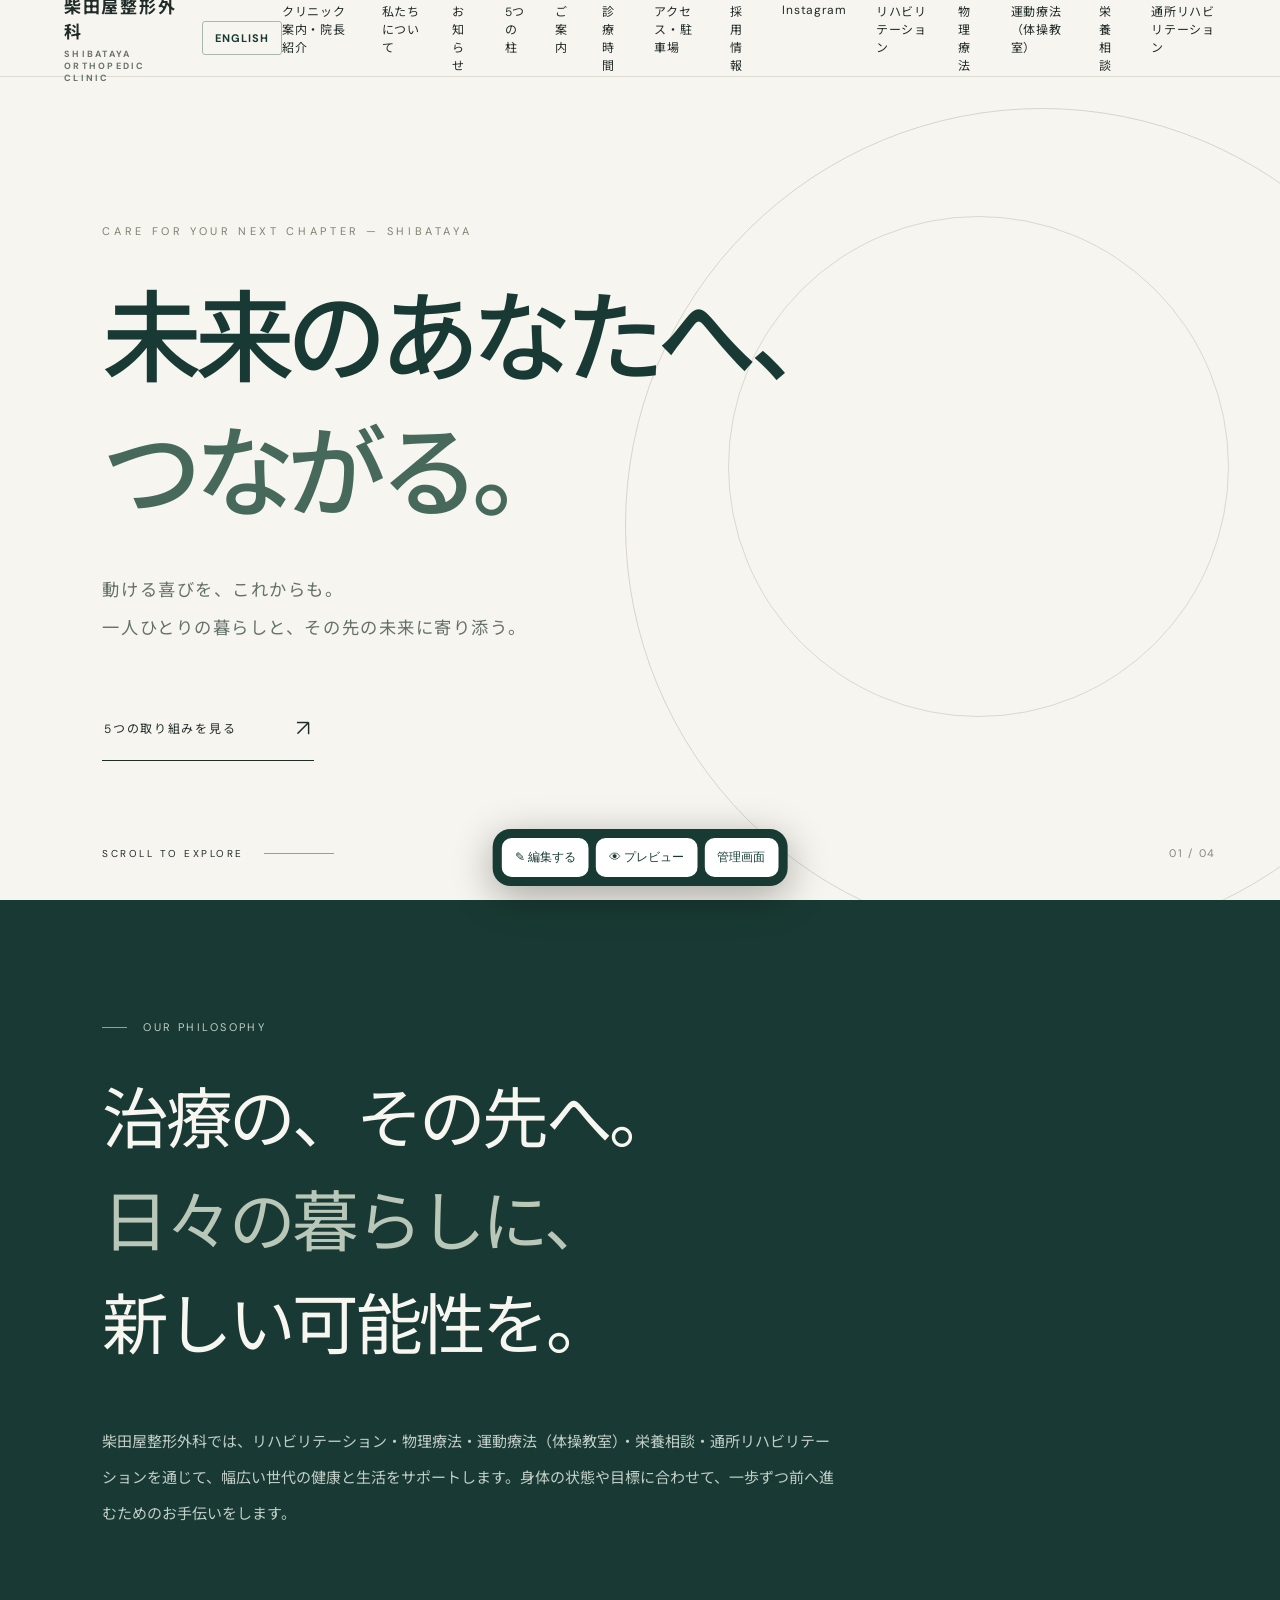
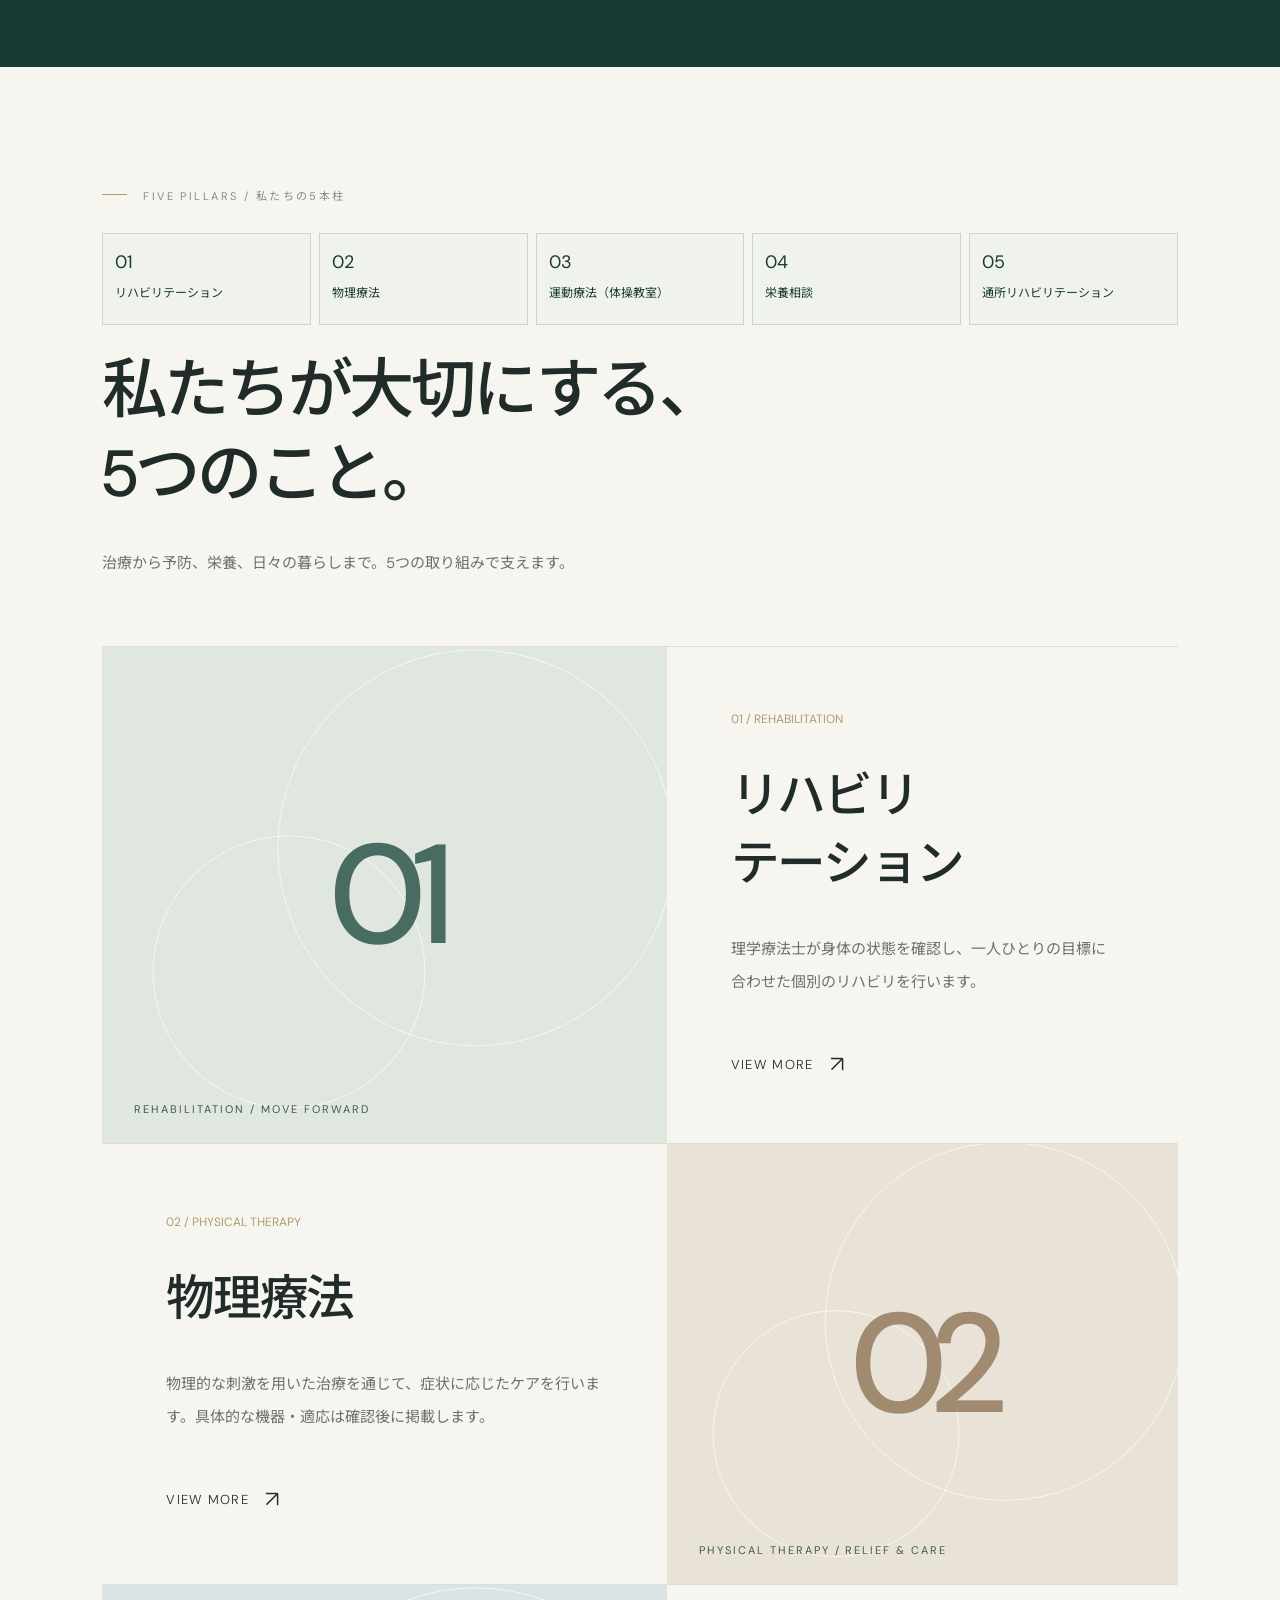
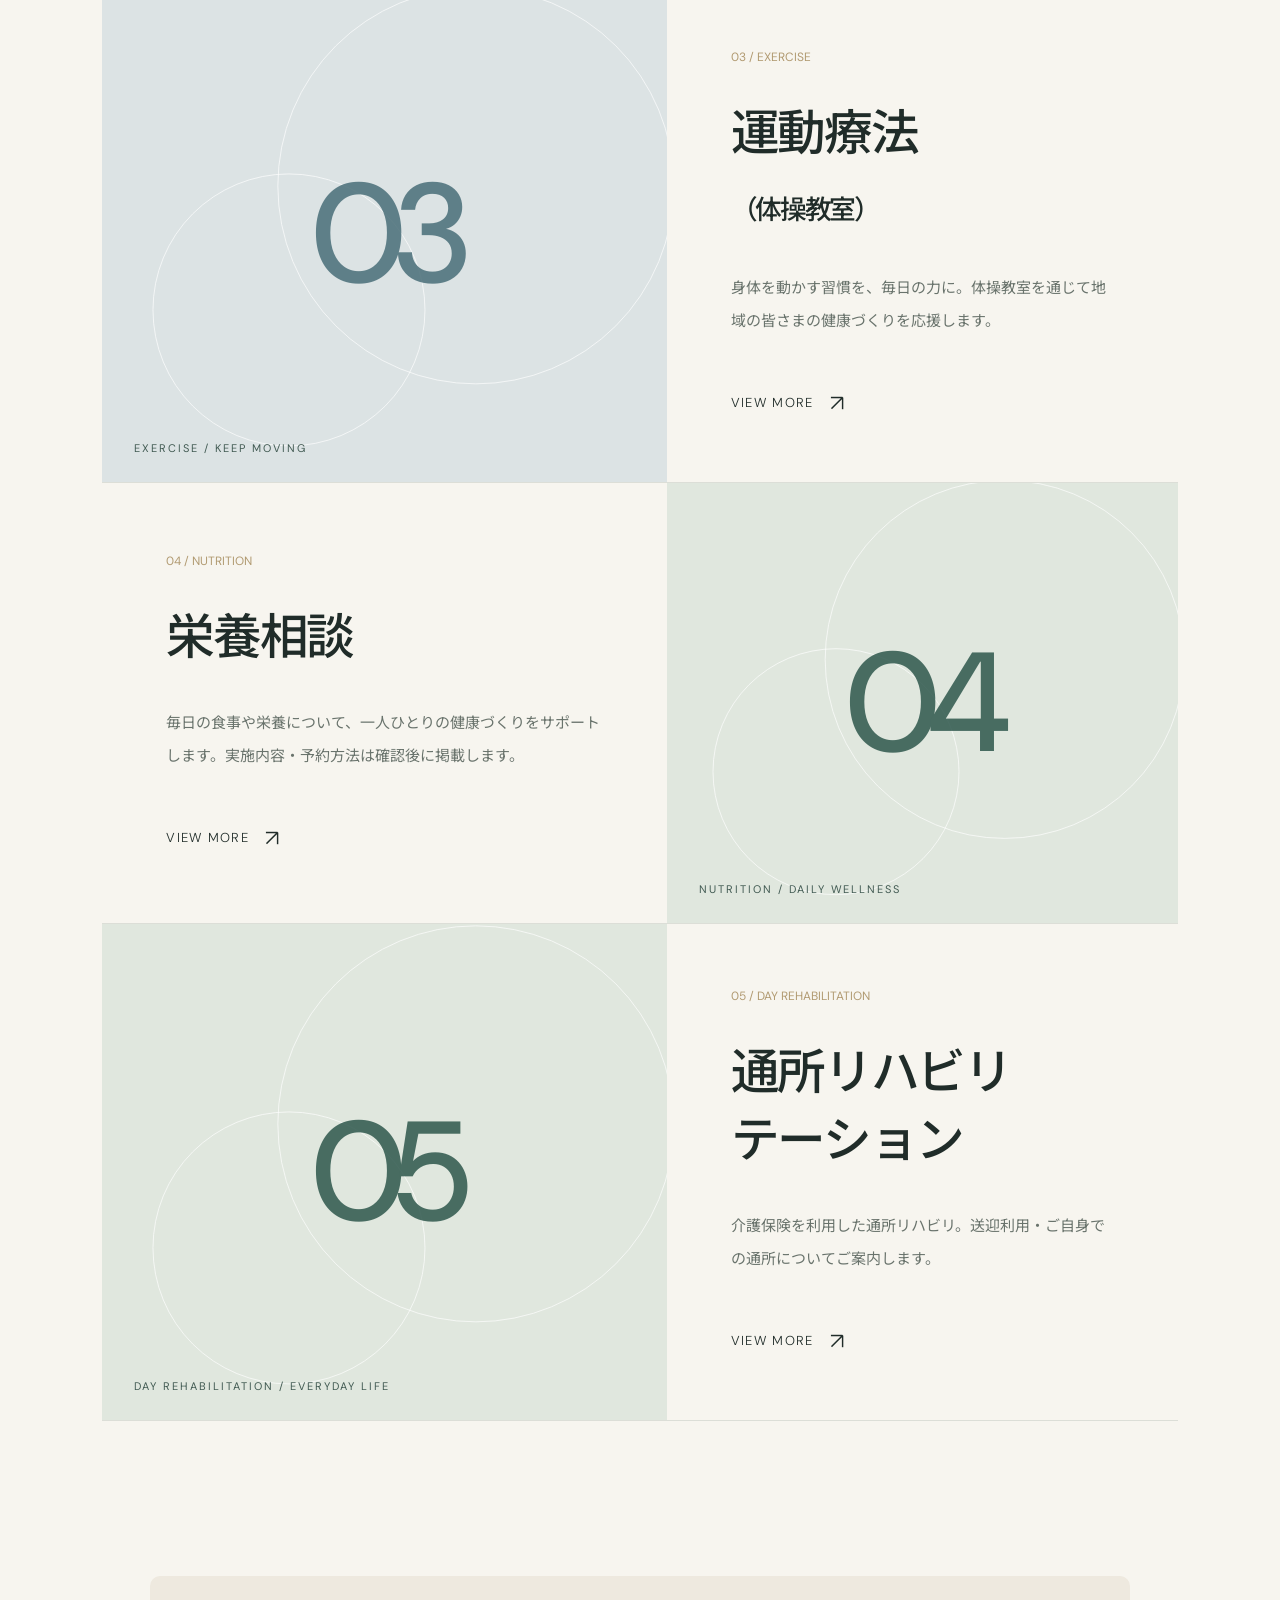
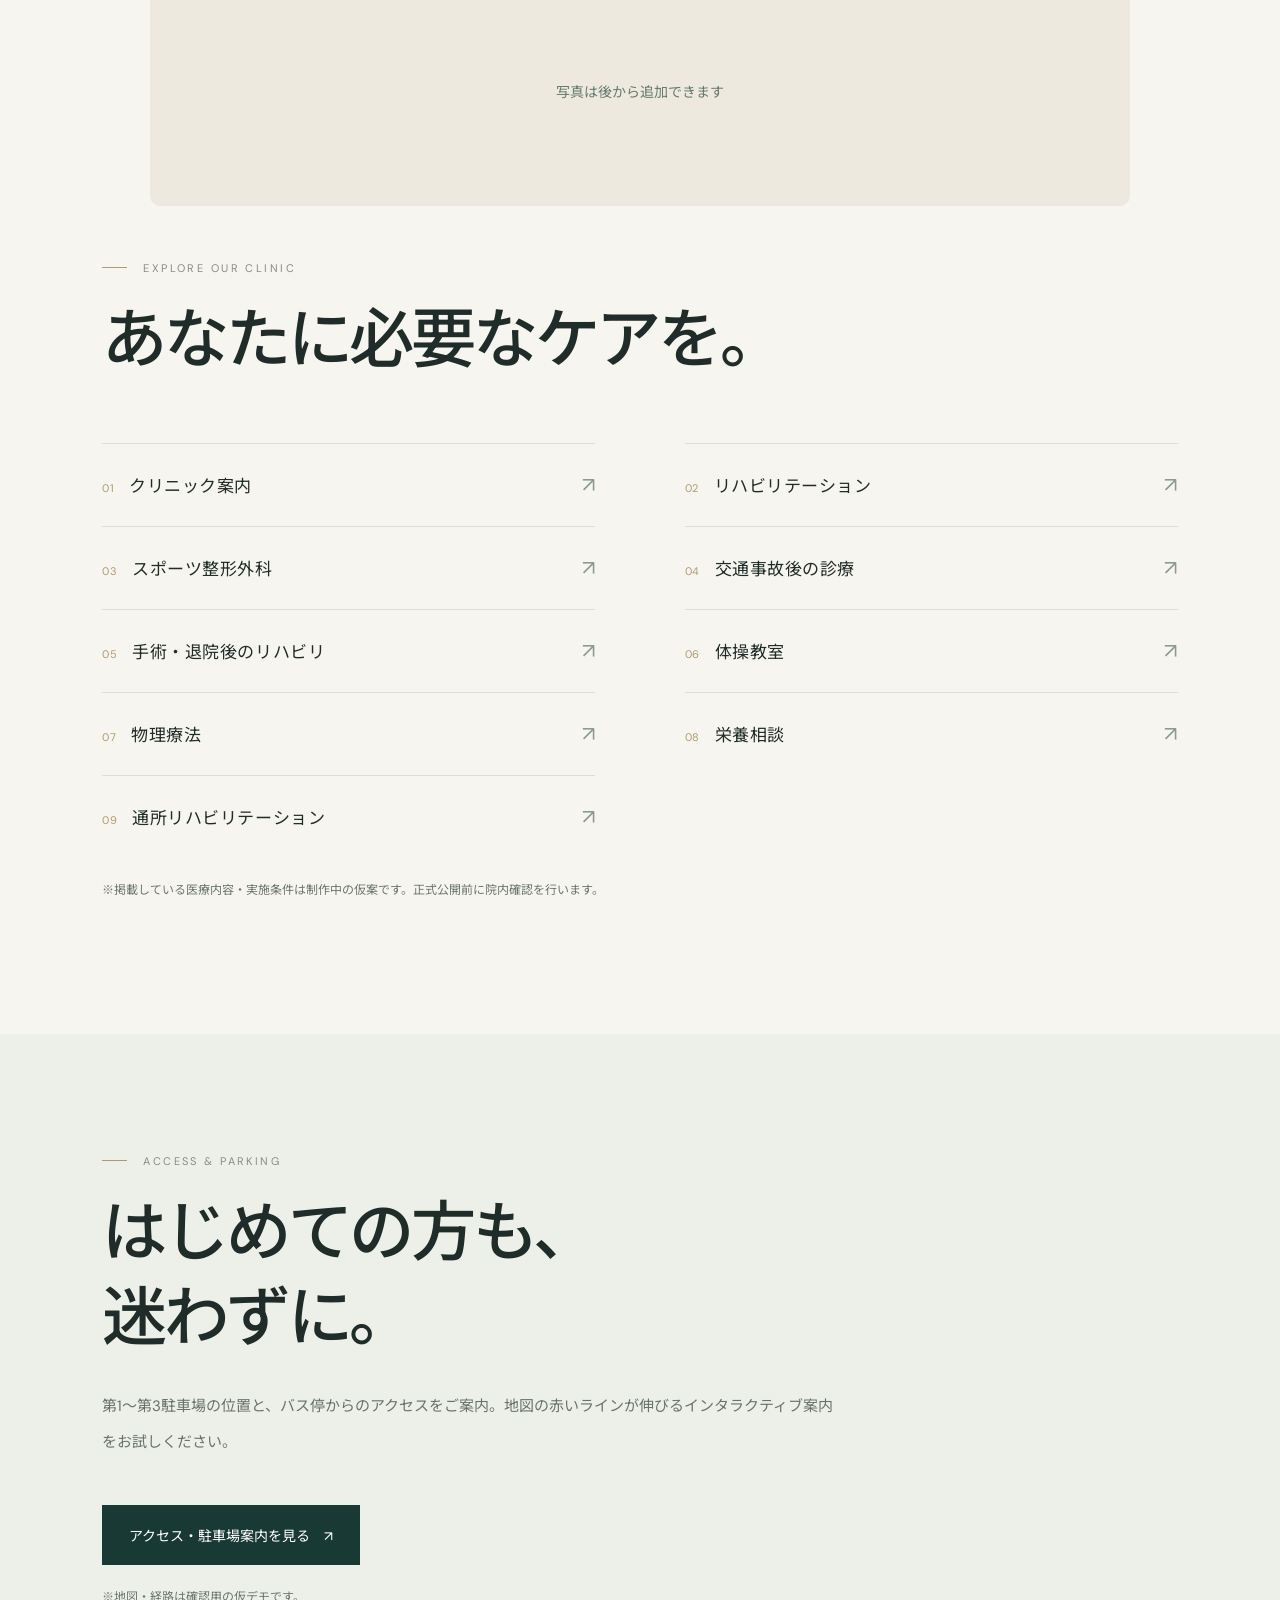
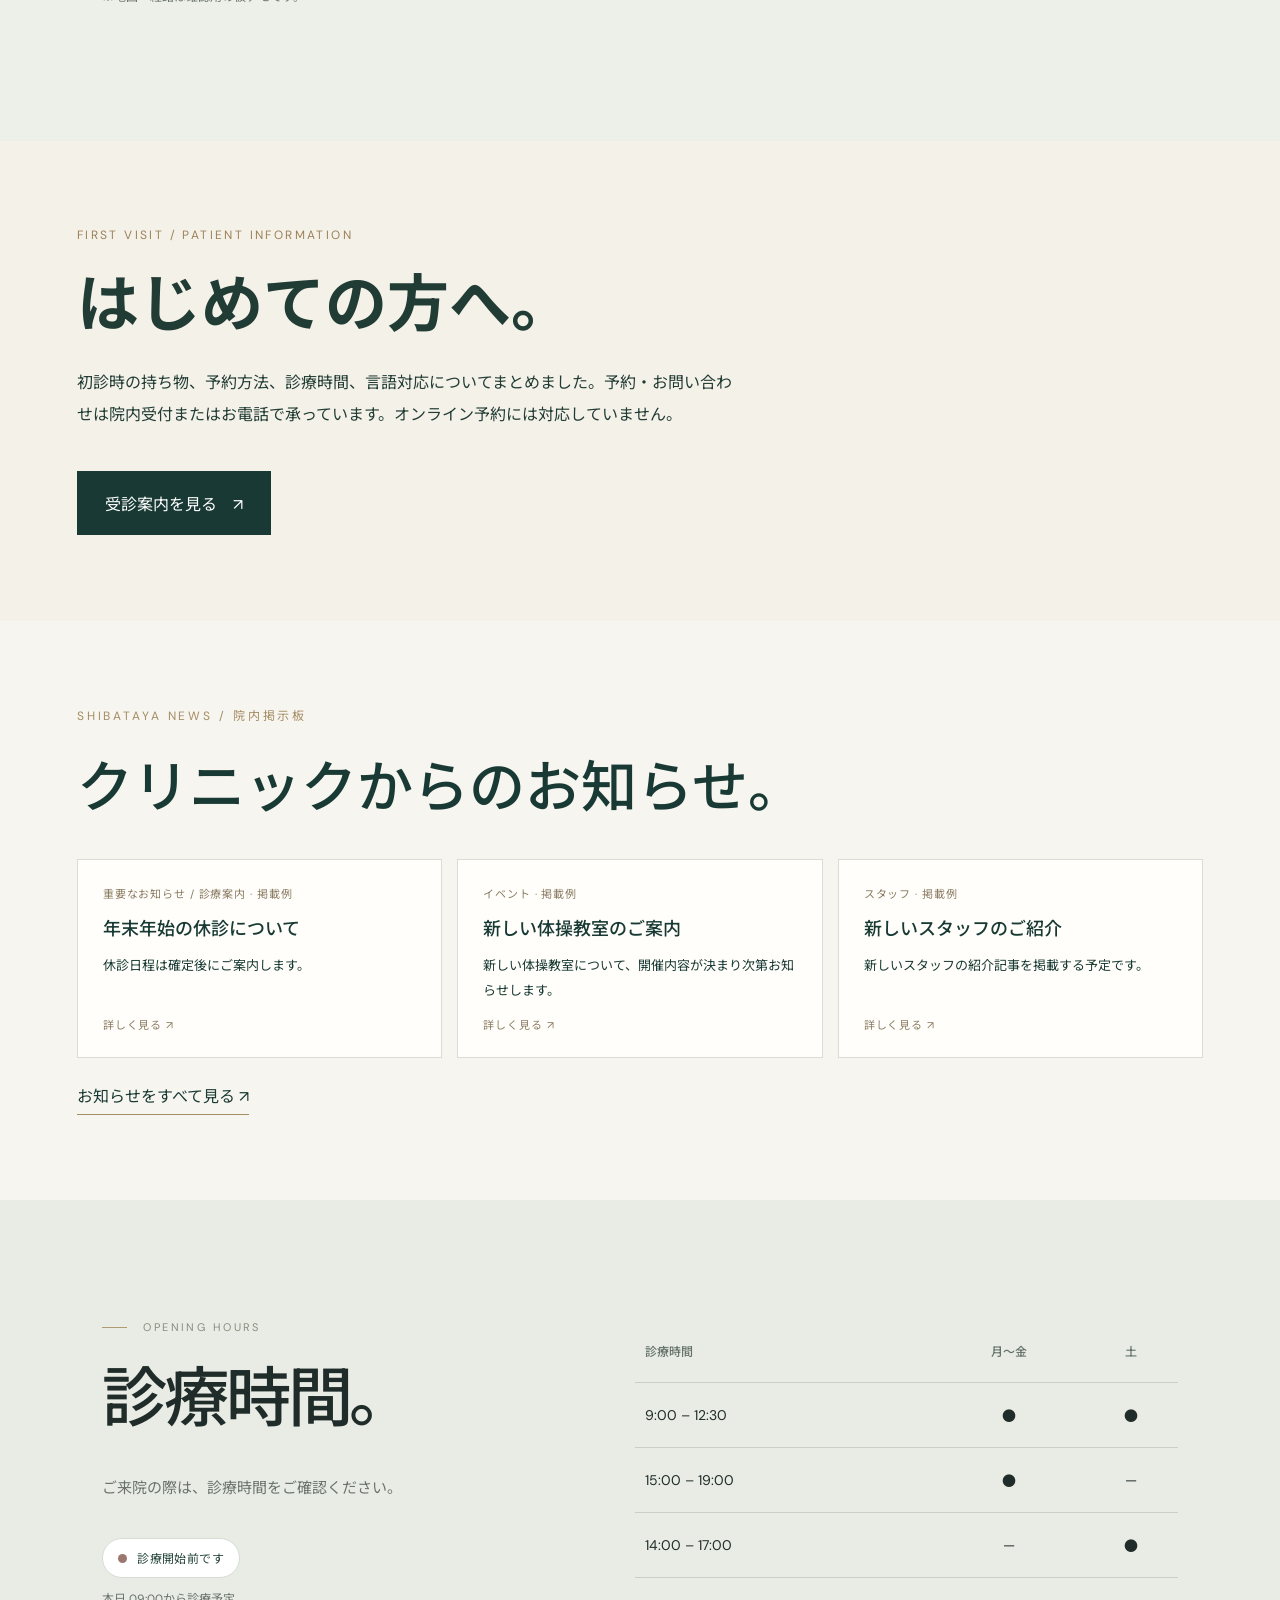
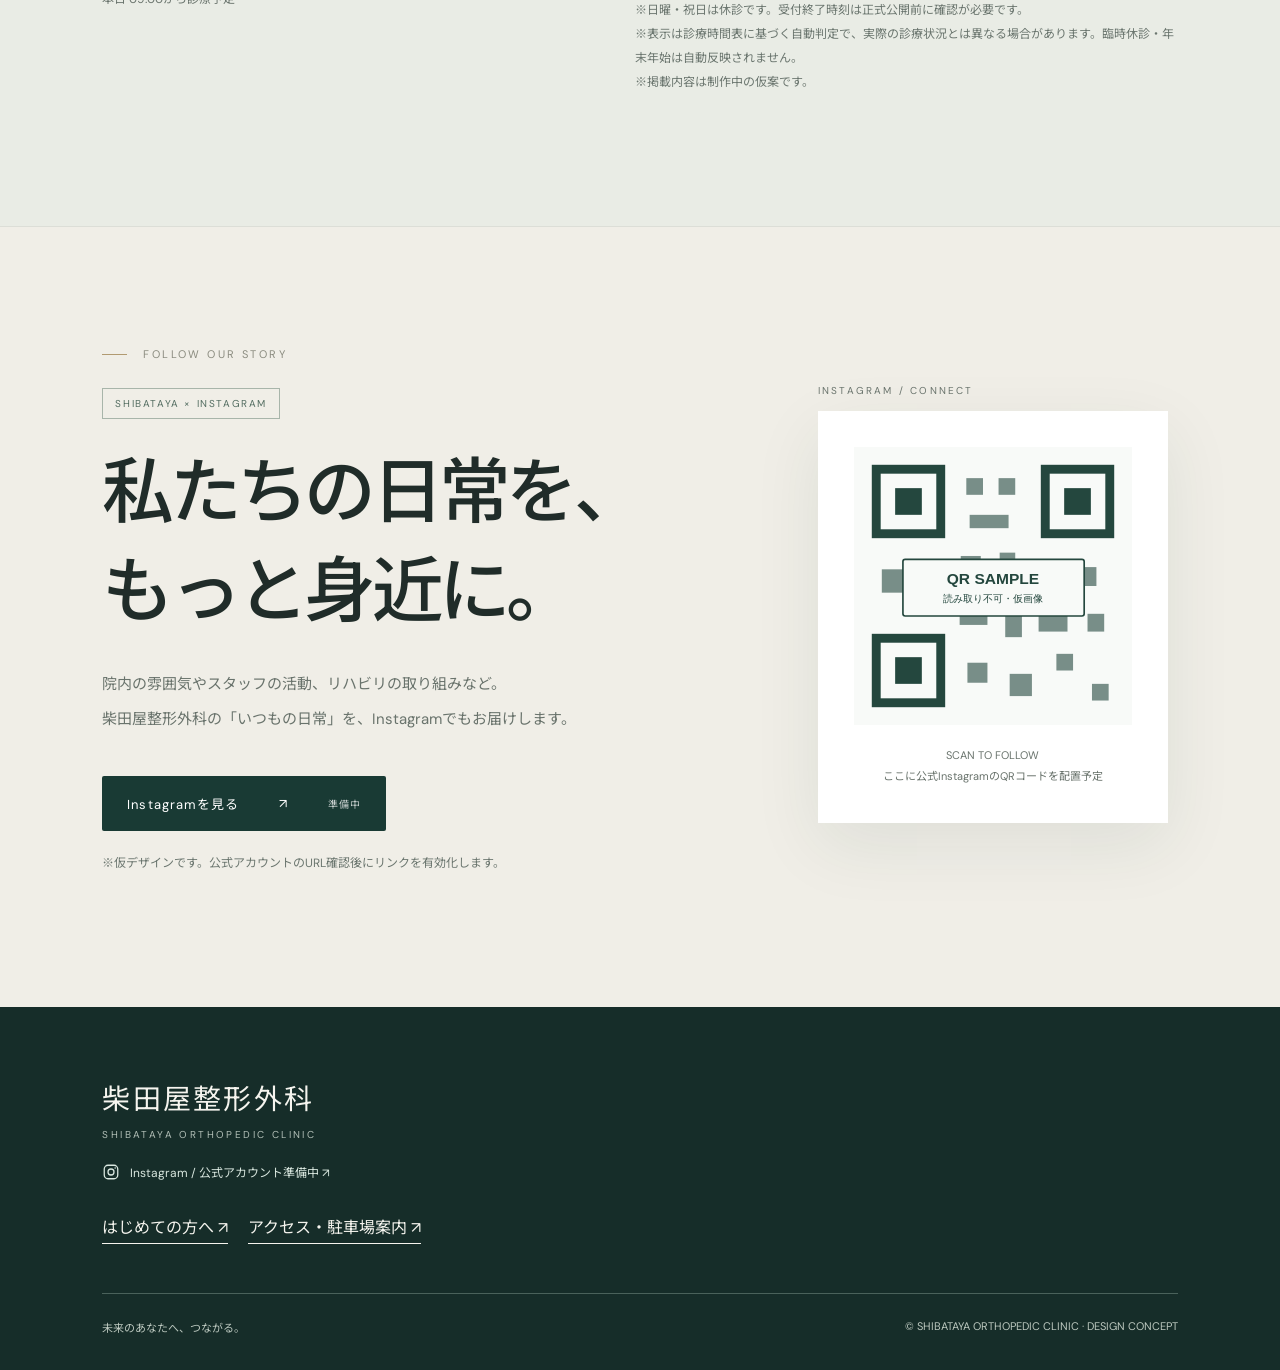
<file: index.html>
<!DOCTYPE html>

<html lang="ja"><head><meta charset="utf-8"/><meta content="width=device-width,initial-scale=1" name="viewport"/><meta content="#f7f5ef" name="theme-color"/><title>柴田屋整形外科 | 未来のあなたへ、つながる。</title><style>
@import url('https://fonts.googleapis.com/css2?family=DM+Sans:wght@400;500;600;700&family=Noto+Sans+JP:wght@300;400;500;600;700&display=swap');
:root{--bg:#f7f5ef;--ink:#202c29;--muted:#69736c;--gold:#b19a71;--line:#dcded7;--deep:#193a34}*{box-sizing:border-box}html{scroll-behavior:smooth}body{margin:0;background:var(--bg);color:var(--ink);font-family:'DM Sans','Noto Sans JP',sans-serif}a{color:inherit;text-decoration:none}button{font:inherit}header{position:fixed;top:0;left:0;right:0;z-index:20;background:#f7f5efed;backdrop-filter:blur(18px);border-bottom:1px solid #dddcd3}nav{height:76px;display:flex;align-items:center;justify-content:space-between;max-width:1480px;padding:0 5vw;margin:auto}.logo{font-weight:700;letter-spacing:.1em;font-size:17px}.logo small{display:block;font-size:9px;letter-spacing:.25em;color:var(--muted);margin-top:5px}.links{display:flex;gap:29px;font-size:12px;letter-spacing:.06em}.links a:hover{color:#8a7554}.menu{display:none;background:none;border:0;font-size:24px}.hero{min-height:100svh;padding:170px 8vw 85px;position:relative;display:flex;align-items:center;overflow:hidden}.hero:before{content:"";position:absolute;right:-14%;top:12%;width:65vw;height:65vw;max-width:880px;max-height:880px;border:1px solid #c3c9bf;border-radius:50%;opacity:.7}.hero:after{content:"";position:absolute;right:4%;top:24%;width:39vw;height:39vw;max-width:520px;max-height:520px;border:1px solid #b8bdae;border-radius:50%;opacity:.5}.hero-inner{position:relative;z-index:2;max-width:1100px}.eyebrow{font-size:11px;letter-spacing:.33em;text-transform:uppercase;color:#7d806f}.hero h1{font-size:clamp(44px,7.8vw,116px);line-height:1.35;letter-spacing:-.075em;font-weight:500;margin:35px 0 28px}.hero h1 span{color:var(--deep)}.lead{font-size:clamp(14px,1.35vw,18px);line-height:2.2;color:#64716b;letter-spacing:.09em}.cta{display:inline-flex;align-items:center;gap:60px;border-bottom:1px solid var(--ink);padding:17px 2px;font-size:12px;letter-spacing:.14em;margin-top:32px}.cta b{font-size:23px;font-weight:300;transition:transform .3s}.cta:hover b{transform:translateX(8px)}.hero-index{position:absolute;bottom:40px;right:5vw;font-size:11px;letter-spacing:.15em;color:#81897e}.scroll{position:absolute;bottom:40px;left:8vw;font-size:10px;letter-spacing:.25em;display:flex;align-items:center;gap:20px}.scroll:after{content:"";width:70px;height:1px;background:var(--gold)}section{padding:120px 8vw}.section-label{display:flex;align-items:center;gap:16px;color:#8a8b7f;font-size:11px;letter-spacing:.22em;text-transform:uppercase}.section-label:before{content:"";width:25px;height:1px;background:var(--gold)}.section-title{font-size:clamp(36px,5.1vw,72px);font-weight:500;letter-spacing:-.05em;line-height:1.3;margin:23px 0 28px}.intro{max-width:740px;font-size:15px;line-height:2.4;color:var(--muted)}.dark{background:var(--deep);color:#f8f6f0}.dark .section-label,.dark .intro{color:#c1cec6}.statement{font-size:clamp(30px,5.2vw,75px);line-height:1.55;font-weight:400;letter-spacing:-.055em;max-width:1050px;margin:35px 0 0}.statement em{font-style:normal;color:#b9c7b8}.services{display:grid;grid-template-columns:repeat(3,1fr);gap:1px;background:var(--line);border:1px solid var(--line);margin-top:70px}.service{background:var(--bg);min-height:390px;padding:42px 35px;display:flex;flex-direction:column;transition:background .4s,color .4s}.service:hover{background:#e8e8de}.num{font-size:12px;color:var(--gold)}.service h3{font-size:clamp(24px,2.7vw,38px);font-weight:500;letter-spacing:-.05em;margin:90px 0 15px}.service p{font-size:13px;line-height:2.1;color:var(--muted)}.arrow{margin-top:auto;font-size:25px;font-weight:300}.topics{display:grid;grid-template-columns:1fr 1fr;gap:0 7vw;margin-top:60px}.topic{border-top:1px solid var(--line);padding:27px 0;display:flex;align-items:center;justify-content:space-between;gap:15px;font-size:17px;letter-spacing:.03em}.topic small{color:var(--gold);font-size:11px;margin-right:15px}.topic span:last-child{font-size:21px;color:#8a9a8b}.hours{background:#e9ece5}.hours-wrap{display:grid;grid-template-columns:1fr 1.3fr;gap:9vw;align-items:start}.hours table{width:100%;border-collapse:collapse;font-size:14px}.hours th,.hours td{border-bottom:1px solid #c9cfc5;padding:22px 10px;text-align:center}.hours th:first-child,.hours td:first-child{text-align:left}.hours th{font-weight:500;font-size:12px;color:#637169}.note{font-size:12px;color:#6b766f;line-height:2;margin-top:20px}footer{background:#162d29;color:#f5f4ee;padding:70px 8vw 35px}.footer-title{font-size:28px;letter-spacing:.08em}.footer-sub{font-size:10px;letter-spacing:.24em;color:#b2bfb7;margin-top:10px}.footline{height:1px;background:#4a625b;margin:55px 0 25px}.footbottom{display:flex;justify-content:space-between;gap:20px;font-size:11px;color:#bdc9c0}.reveal{opacity:0;transform:translateY(42px);transition:opacity .9s ease,transform .9s cubic-bezier(.2,.8,.2,1)}.reveal.left{transform:translateX(-55px)}.reveal.right{transform:translateX(55px)}.reveal.show{opacity:1;transform:translate(0)}.line-mask{overflow:hidden}.line-mask span{display:inline-block;animation:rise 1.15s cubic-bezier(.2,.8,.2,1) both}@keyframes rise{from{transform:translateY(110%);opacity:0}to{transform:translateY(0);opacity:1}}@media(max-width:900px){.links{display:none;position:absolute;top:76px;left:0;right:0;background:var(--bg);padding:25px 8vw;flex-direction:column;gap:22px;border-bottom:1px solid var(--line)}.links.open{display:flex}.menu{display:block}.hero{padding:160px 8vw 100px}.hero:before{width:95vw;height:95vw;right:-60%;top:20%}.hero:after{width:60vw;height:60vw;right:-28%;top:35%}.services{grid-template-columns:1fr}.service{min-height:300px}.service h3{margin-top:55px}.hours-wrap{grid-template-columns:1fr;gap:35px}.topics{grid-template-columns:1fr}section{padding:85px 8vw}}@media(prefers-reduced-motion:reduce){*,*:before,*:after{animation:none!important;transition:none!important;scroll-behavior:auto!important}.reveal{opacity:1;transform:none}}

/* V8: editorial alternating service panels; original V3 hero remains untouched */
.services{display:block;background:transparent;border:0;margin-top:65px}
.service{min-height:0;padding:0;display:grid;grid-template-columns:1.05fr .95fr;align-items:stretch;background:transparent;border-top:1px solid var(--line);transition:none;overflow:hidden}
.service:hover{background:transparent}
.service:last-child{border-bottom:1px solid var(--line)}
.service:nth-child(even) .service-visual{order:2}
.service:nth-child(even) .service-copy{order:1}
.service-visual{min-height:440px;position:relative;overflow:hidden;display:flex;align-items:center;justify-content:center;background:#e0e7de}
.service:nth-child(2) .service-visual{background:#e9e2d6}
.service:nth-child(3) .service-visual{background:#dce3e4}
.service-visual:before{content:'';position:absolute;width:70%;aspect-ratio:1;border:1px solid #ffffffaa;border-radius:50%;transform:translate(23%,-12%)}
.service-visual:after{content:'';position:absolute;width:48%;aspect-ratio:1;border:1px solid #ffffffaa;border-radius:50%;transform:translate(-35%,28%)}
.visual-word{position:relative;z-index:1;font-size:clamp(64px,11vw,165px);font-weight:500;letter-spacing:-.09em;color:#2e574c;opacity:.85}
.service:nth-child(2) .visual-word{color:#947d60}.service:nth-child(3) .visual-word{color:#496e78}
.visual-caption{position:absolute;bottom:27px;left:32px;z-index:1;font-size:11px;letter-spacing:.18em;color:#415a52}
.service-copy{padding:clamp(35px,5vw,85px);display:flex;flex-direction:column;justify-content:center;min-height:440px}
.service h3{font-size:clamp(31px,3.8vw,57px);line-height:1.4;margin:35px 0 20px}
.service p{max-width:440px;font-size:15px;line-height:2.2}
.service .arrow{margin-top:35px;font-size:13px;letter-spacing:.1em;display:flex;gap:16px;align-items:center}
.service .arrow:after{content:'↗';font-size:23px;transition:transform .3s}
.service:hover .arrow:after{transform:translate(5px,-5px)}
/* Elements remain visible even if the host preview disables JavaScript. */
.panel-visual,.panel-copy{opacity:1;transform:none}
.motion-ready .panel-visual{animation:visualSlide .85s cubic-bezier(.16,1,.3,1) both;animation-play-state:paused}
.motion-ready .panel-copy{animation:copySlide .85s cubic-bezier(.16,1,.3,1) both;animation-play-state:paused}
.motion-ready .service.in-view .panel-visual,.motion-ready .service.in-view .panel-copy{animation-play-state:running}
.motion-ready .service:nth-child(2) .panel-visual{animation-delay:.12s}.motion-ready .service:nth-child(2) .panel-copy{animation-delay:.23s}
.motion-ready .service:nth-child(3) .panel-visual{animation-delay:.12s}.motion-ready .service:nth-child(3) .panel-copy{animation-delay:.23s}
@keyframes visualSlide{from{transform:translateX(-55px);filter:blur(5px)}to{transform:translateX(0);filter:blur(0)}}
@keyframes copySlide{from{transform:translateX(55px);filter:blur(5px)}to{transform:translateX(0);filter:blur(0)}}
.service:nth-child(even) .panel-visual{animation-name:copySlide}.service:nth-child(even) .panel-copy{animation-name:visualSlide}
@media(max-width:900px){.service{grid-template-columns:1fr}.service:nth-child(even) .service-visual,.service:nth-child(even) .service-copy{order:initial}.service-visual{min-height:250px}.service-copy{min-height:0;padding:35px 10px 55px}.service h3{margin:20px 0}.visual-word{font-size:90px}.services{grid-template-columns:1fr}}
@media(prefers-reduced-motion:reduce){.motion-ready .panel-visual,.motion-ready .panel-copy{animation:none!important}}

/* V9: preview-first progressive motion. Content is never hidden. */
html{scroll-padding-top:86px}
.reveal,.reveal.left,.reveal.right{opacity:1!important;transform:none!important}
.motion-ready .panel-visual,.motion-ready .panel-copy{animation:none!important;filter:none!important}
@keyframes v9SlideFromLeft{from{transform:translateX(-72px);opacity:.6}to{transform:translateX(0);opacity:1}}
@keyframes v9SlideFromRight{from{transform:translateX(72px);opacity:.6}to{transform:translateX(0);opacity:1}}
@keyframes v9Heading{from{transform:translateX(-48px);opacity:.65}to{transform:translateX(0);opacity:1}}
/* CSS scroll-linked animations work without JavaScript in supporting browsers. */
@supports (animation-timeline: view()) {
  .service .panel-visual{animation:v9SlideFromLeft linear both;animation-timeline:view();animation-range:entry 0% entry 85%}
  .service .panel-copy{animation:v9SlideFromRight linear both;animation-timeline:view();animation-range:entry 0% entry 85%}
  .service:nth-child(even) .panel-visual{animation-name:v9SlideFromRight}
  .service:nth-child(even) .panel-copy{animation-name:v9SlideFromLeft}
  .section-title,.statement{animation:v9Heading linear both;animation-timeline:view();animation-range:entry 0% entry 85%}
}
/* Menu links scroll smoothly; content stays visible if the host blocks scripts. */
@media(prefers-reduced-motion:reduce){.service .panel-visual,.service .panel-copy,.section-title,.statement{animation:none!important}}

/* V10 Instagram concept: additive only, V9 remains unchanged */
.instagram{background:#f0eee7;overflow:hidden;border-top:1px solid var(--line)}
.ig-layout{display:grid;grid-template-columns:1.25fr .75fr;gap:7vw;align-items:center}
.ig-head{font-size:clamp(39px,5.6vw,78px);font-weight:500;letter-spacing:-.065em;line-height:1.38;margin:25px 0}
.ig-desc{color:var(--muted);font-size:15px;line-height:2.3;max-width:560px}
.ig-cta{display:inline-flex;align-items:center;gap:40px;padding:18px 25px;margin-top:25px;border-radius:2px;background:var(--deep);color:white;font-size:13px;letter-spacing:.08em;transition:transform .25s,background .25s}
.ig-cta:hover{transform:translateY(-3px);background:#305b50}
.ig-qr-panel{position:relative;background:#fff;padding:36px;max-width:350px;width:100%;margin:auto;text-align:center;box-shadow:0 22px 65px #193a3415}
.ig-qr-panel:before{content:'INSTAGRAM / CONNECT';position:absolute;top:-27px;left:0;font-size:10px;letter-spacing:.22em;color:var(--muted)}
.ig-qr{width:100%;aspect-ratio:1;background:#f3f3f0;display:grid;place-items:center;overflow:hidden}
.ig-qr svg{width:100%;height:100%;display:block}
.ig-qr-note{font-size:11px;color:var(--muted);line-height:1.9;margin-top:20px}
.ig-tag{display:inline-block;border:1px solid #a8b5aa;padding:8px 12px;font-size:10px;letter-spacing:.16em;color:#526c60}
.ig-footer{display:inline-flex;align-items:center;gap:10px;color:#d9e7df;font-size:12px;margin-top:22px}
.ig-footer svg{width:18px;height:18px}
@supports (animation-timeline: view()){
 .ig-head{animation:v9SlideFromLeft linear both;animation-timeline:view();animation-range:entry 0% entry 85%}
 .ig-qr-panel{animation:v9SlideFromRight linear both;animation-timeline:view();animation-range:entry 0% entry 85%}
}
@media(max-width:900px){.ig-layout{grid-template-columns:1fr;gap:70px}.ig-qr-panel{max-width:320px}.ig-head{font-size:clamp(38px,8vw,62px)}}
@media(prefers-reduced-motion:reduce){.ig-head,.ig-qr-panel{animation:none!important}}

/* V11 only: schedule-based live status, all V10 styles untouched */
.clinic-status{display:inline-flex;align-items:center;gap:10px;padding:10px 15px;background:#fff;border:1px solid #d4ded5;border-radius:999px;font-size:12px;color:#28483c;letter-spacing:.03em;white-space:nowrap;max-width:100%}
.clinic-status .status-dot{width:9px;height:9px;flex:none;border-radius:50%;background:#7a8b82}
.clinic-status[data-state="open"] .status-dot{background:#259268;box-shadow:0 0 0 4px #2592681c;animation:clinicPulse 2.4s ease-in-out infinite}
.clinic-status[data-state="break"] .status-dot{background:#c78b40}
.clinic-status[data-state="closed"] .status-dot,.clinic-status[data-state="holiday"] .status-dot{background:#9b7770}
@keyframes clinicPulse{50%{box-shadow:0 0 0 8px #25926808}}
.status-block{margin-top:32px;display:flex;flex-direction:column;align-items:flex-start;gap:11px}
.status-next{font-size:12px;color:var(--muted);line-height:1.8}
.status-disclaimer{font-size:11px;color:#6b766f;line-height:1.9;margin-top:12px}
@media(max-width:900px){.clinic-status{font-size:11px;padding:9px 12px}.status-block{margin-top:24px}}
@media(prefers-reduced-motion:reduce){.clinic-status .status-dot{animation:none!important}}
/* V17: unmistakable five-pillar index, visible even without JavaScript */
.pillar-index{height:auto;display:grid;grid-template-columns:repeat(5,minmax(0,1fr));gap:8px;margin:30px 0 0;padding:0;position:static;background:transparent;border:0;backdrop-filter:none;max-width:none}
.pillar-index a{display:flex;flex-direction:column;gap:10px;min-height:92px;padding:16px 12px;border:1px solid #ccd6cc;background:#f0f2ec;font-size:18px;color:#193a34;text-decoration:none}
.pillar-index a span{font-size:12px;line-height:1.6}
#services .service{scroll-margin-top:90px}
@media(max-width:900px){.pillar-index{grid-template-columns:repeat(2,minmax(0,1fr))}.pillar-index a:last-child{grid-column:span 2}.pillar-index a{min-height:72px}}

.lang-toggle{border:1px solid #a9b8ae;background:transparent;color:#193a34;padding:9px 12px;border-radius:3px;font-size:11px;font-weight:700;letter-spacing:.08em;cursor:pointer;white-space:nowrap;min-width:80px}
.lang-toggle:focus-visible{outline:3px solid #b19a71;outline-offset:3px}
header .lang-toggle{margin-left:12px}
@media(max-width:800px){header .lang-toggle{margin-left:6px;padding:9px 8px;font-size:10px;min-width:65px}header .brand{font-size:15px}}
</style><style>
.visit-teaser{padding:86px max(6%,24px);background:#f4f1e9;color:#203c34}.visit-teaser .eyebrow{letter-spacing:.2em;color:#9c8158;font-size:12px}.visit-teaser h2{font-size:clamp(32px,5vw,62px);line-height:1.35;margin:20px 0}.visit-teaser p{max-width:670px;line-height:2}.visit-teaser a{display:inline-flex;background:#193a34;color:white;text-decoration:none;padding:20px 28px;margin-top:24px}.visit-teaser a:focus-visible{outline:3px solid #c9a46b;outline-offset:3px}
</style><style id="oz-edit-style">
#oz-editbar{position:fixed;bottom:12px;left:12px;right:12px;z-index:99999;display:flex;gap:7px;align-items:center;justify-content:center;flex-wrap:wrap;background:#173b32;color:#fff;padding:12px;border:1px solid #b49c70;border-radius:18px;box-shadow:0 10px 40px #0005;font:13px system-ui}#oz-editbar button{background:#f7f5ef;color:#173b32;border:0;padding:10px 13px;border-radius:10px;font-weight:700;cursor:pointer}#oz-editbar button.primary{background:#c7aa73;color:#173b32}#oz-editbar small{font-size:11px;opacity:.8}body.oz-editing [data-oz-edit]{outline:2px dashed #b49c70!important;outline-offset:4px;cursor:pointer!important;border-radius:3px}body.oz-editing [data-oz-edit]:hover{background:#b49c7022}#oz-modal{position:fixed;inset:0;z-index:100001;background:#0c1c19b9;display:none;align-items:center;justify-content:center;padding:18px;font:14px system-ui}#oz-modal.open{display:flex}#oz-dialog{width:min(600px,100%);background:#f7f5ef;color:#173b32;padding:22px;border-radius:20px;box-shadow:0 15px 60px #0006}#oz-dialog textarea{display:block;width:100%;min-height:170px;padding:14px;font:16px/1.7 system-ui;border:1px solid #b49c70;border-radius:9px;margin:15px 0;background:white;color:#173b32}#oz-dialog button{padding:11px 16px;border-radius:9px;border:1px solid #173b32;background:transparent;color:#173b32;margin-right:8px}#oz-dialog button.primary{background:#173b32;color:#fff}#oz-toast{position:fixed;top:90px;left:50%;transform:translateX(-50%);z-index:100002;background:#173b32;color:white;padding:12px 18px;border-radius:12px;font:13px system-ui;display:none;max-width:90vw;text-align:center}@media(max-width:650px){#oz-editbar{bottom:8px;left:8px;right:8px;padding:9px}#oz-editbar button{padding:9px}body.oz-editing{padding-bottom:100px}}
</style><style id="sh-news-style">.shnews{background:#f7f5ef;padding:85px max(6%,22px);color:#193a34}.shnews .sh-eyebrow{font-size:12px;letter-spacing:.24em;color:#a48c63}.shnews h2{font-size:clamp(30px,5vw,56px);font-weight:500;margin:18px 0 35px}.shnews-grid{display:grid;grid-template-columns:repeat(3,minmax(0,1fr));gap:15px}.shnews-card{border:1px solid #d9ddd4;padding:25px;background:#fffefa;text-decoration:none;color:#193a34;min-height:175px;display:flex;flex-direction:column;gap:13px;transition:transform .35s}.shnews-card:hover{transform:translateY(-4px)}.shnews-card strong{font-size:18px;font-weight:500}.shnews-meta{font-size:11px;color:#8b7c63;letter-spacing:.08em}.shnews-more{display:inline-block;margin-top:25px;color:#193a34;border-bottom:1px solid #a48c63;padding-bottom:7px;text-decoration:none}.shnews-empty{color:#69736c}@media(max-width:720px){.shnews{padding:65px 22px}.shnews-grid{grid-template-columns:1fr}.shnews-card{min-height:120px}}</style></head><body><header><nav><a class="logo" href="#top">柴田屋整形外科<small>SHIBATAYA ORTHOPEDIC CLINIC</small></a><button aria-label="Switch to English" class="lang-toggle" data-language-toggle="" type="button">ENGLISH</button><button aria-expanded="false" aria-label="メニューを開く" class="menu">☰</button><div class="links" id="navlinks"><a data-en="Clinic &amp; Director" data-ja="クリニック案内・院長紹介" href="clinic.html">クリニック案内・院長紹介</a><a href="#about">私たちについて</a><a href="news.html">お知らせ</a><a href="#services">5つの柱</a><a href="#guide">ご案内</a><a href="#hours">診療時間</a><a href="access.html">アクセス・駐車場</a><a data-en="Recruit" data-ja="採用情報" href="recruit.html">採用情報</a><a href="#instagram">Instagram</a><a href="rehabilitation.html">リハビリテーション</a><a href="modalities.html">物理療法</a><a href="exercise.html">運動療法（体操教室）</a><a href="nutrition.html">栄養相談</a><a href="dayrehab.html">通所リハビリテーション</a></div></nav></header><main id="top"><div class="hero"><div class="hero-inner"><div class="eyebrow">Care for your next chapter — SHIBATAYA</div><h1><div class="line-mask"><span>未来のあなたへ、</span></div><div class="line-mask"><span> <span style="color:#46695c">つながる。</span></span></div></h1><p class="lead">動ける喜びを、これからも。<br/>一人ひとりの暮らしと、その先の未来に寄り添う。</p><a class="cta" href="#services">5つの取り組みを見る <b>↗</b></a></div><div class="scroll">SCROLL TO EXPLORE</div><div class="hero-index">01 / 04</div></div><section class="dark" id="about"><div class="section-label reveal">Our philosophy</div><h2 class="statement reveal left">治療の、その先へ。<br/><em>日々の暮らしに、</em><br/>新しい可能性を。</h2><p class="intro reveal" style="margin-top:45px">柴田屋整形外科では、リハビリテーション・物理療法・運動療法（体操教室）・栄養相談・通所リハビリテーションを通じて、幅広い世代の健康と生活をサポートします。身体の状態や目標に合わせて、一歩ずつ前へ進むためのお手伝いをします。</p></section><section id="services"><div class="section-label reveal">Five pillars / 私たちの5本柱</div><nav aria-label="5つの取り組みへの案内" class="pillar-index"><a href="rehabilitation.html">01 <span>リハビリテーション</span></a><a href="modalities.html">02 <span>物理療法</span></a><a href="exercise.html">03 <span>運動療法（体操教室）</span></a><a href="nutrition.html">04 <span>栄養相談</span></a><a href="dayrehab.html">05 <span>通所リハビリテーション</span></a></nav><h2 class="section-title reveal">私たちが大切にする、<br/>5つのこと。</h2><p class="intro reveal">治療から予防、栄養、日々の暮らしまで。5つの取り組みで支えます。</p><div class="services">
<a aria-label="リハビリテーションのご案内" class="service" href="rehabilitation.html" id="pillar-1"><div class="service-visual panel-visual"><span class="visual-word">01</span><span class="visual-caption">REHABILITATION / MOVE FORWARD</span></div><div class="service-copy panel-copy"><div class="num">01 / REHABILITATION</div><h3>リハビリ<br/>テーション</h3><p>理学療法士が身体の状態を確認し、一人ひとりの目標に合わせた個別のリハビリを行います。</p><div class="arrow">VIEW MORE</div></div></a>
<a aria-label="物理療法のご案内" class="service" href="modalities.html" id="pillar-2"><div class="service-visual panel-visual"><span class="visual-word">02</span><span class="visual-caption">PHYSICAL THERAPY / RELIEF &amp; CARE</span></div><div class="service-copy panel-copy"><div class="num">02 / PHYSICAL THERAPY</div><h3>物理療法</h3><p>物理的な刺激を用いた治療を通じて、症状に応じたケアを行います。具体的な機器・適応は確認後に掲載します。</p><div class="arrow">VIEW MORE</div></div></a>
<a aria-label="運動療法・体操教室のご案内" class="service" href="exercise.html" id="pillar-3"><div class="service-visual panel-visual"><span class="visual-word">03</span><span class="visual-caption">EXERCISE / KEEP MOVING</span></div><div class="service-copy panel-copy"><div class="num">03 / EXERCISE</div><h3>運動療法<br/><small style="font-size:.55em">（体操教室）</small></h3><p>身体を動かす習慣を、毎日の力に。体操教室を通じて地域の皆さまの健康づくりを応援します。</p><div class="arrow">VIEW MORE</div></div></a>
<a aria-label="栄養相談のご案内" class="service" href="nutrition.html" id="pillar-4"><div class="service-visual panel-visual"><span class="visual-word">04</span><span class="visual-caption">NUTRITION / DAILY WELLNESS</span></div><div class="service-copy panel-copy"><div class="num">04 / NUTRITION</div><h3>栄養相談</h3><p>毎日の食事や栄養について、一人ひとりの健康づくりをサポートします。実施内容・予約方法は確認後に掲載します。</p><div class="arrow">VIEW MORE</div></div></a>
<a aria-label="通所リハビリテーションのご案内" class="service" href="dayrehab.html" id="pillar-5"><div class="service-visual panel-visual"><span class="visual-word">05</span><span class="visual-caption">DAY REHABILITATION / EVERYDAY LIFE</span></div><div class="service-copy panel-copy"><div class="num">05 / DAY REHABILITATION</div><h3>通所リハビリ<br/>テーション</h3><p>介護保険を利用した通所リハビリ。送迎利用・ご自身での通所についてご案内します。</p><div class="arrow">VIEW MORE</div></div></a>
</div></section><section id="guide" style="padding-top:20px"><div class="section-label reveal">Explore our clinic</div><h2 class="section-title reveal">あなたに必要なケアを。</h2><div class="topics"><a class="topic reveal left" href="#hours"><span><small>01</small>クリニック案内</span><span>↗</span></a><a class="topic reveal right" href="rehabilitation.html"><span><small>02</small>リハビリテーション</span><span>↗</span></a><a class="topic reveal left" href="#services"><span><small>03</small>スポーツ整形外科</span><span>↗</span></a><a class="topic reveal right" href="#services"><span><small>04</small>交通事故後の診療</span><span>↗</span></a><a class="topic reveal left" href="#services"><span><small>05</small>手術・退院後のリハビリ</span><span>↗</span></a><a class="topic reveal right" href="exercise.html"><span><small>06</small>体操教室</span><span>↗</span></a><a class="topic reveal left" href="modalities.html"><span><small>07</small>物理療法</span><span>↗</span></a><a class="topic reveal right" href="nutrition.html"><span><small>08</small>栄養相談</span><span>↗</span></a><a class="topic reveal left" href="rehabilitation.html"><span><small>09</small>通所リハビリテーション</span><span>↗</span></a></div><p class="note">※掲載している医療内容・実施条件は制作中の仮案です。正式公開前に院内確認を行います。</p></section><section id="access-preview" style="background:#edf0e9"><div class="section-label reveal">Access &amp; Parking</div><h2 class="section-title reveal left">はじめての方も、<br/>迷わずに。</h2><p class="intro reveal">第1〜第3駐車場の位置と、バス停からのアクセスをご案内。地図の赤いラインが伸びるインタラクティブ案内をお試しください。</p><a href="access.html" style="display:inline-flex;margin-top:30px;background:#193a34;color:white;padding:20px 27px;text-decoration:none;font-size:14px">アクセス・駐車場案内を見る　↗</a><p class="note">※地図・経路は確認用の仮デモです。</p></section><section class="visit-teaser" id="first-visit"><div class="eyebrow">FIRST VISIT / PATIENT INFORMATION</div><h2 data-en="Before your visit." data-ja="はじめての方へ。">はじめての方へ。</h2><p data-en="Find out what to bring, how to book, clinic hours, and language availability. Appointments and inquiries are handled at the reception desk or by phone. Online booking is not available." data-ja="初診時の持ち物、予約方法、診療時間、言語対応についてまとめました。予約・お問い合わせは院内受付またはお電話で承っています。オンライン予約には対応していません。">初診時の持ち物、予約方法、診療時間、言語対応についてまとめました。予約・お問い合わせは院内受付またはお電話で承っています。オンライン予約には対応していません。</p><a data-en="View patient information ↗" data-ja="受診案内を見る　↗" href="visit.html">受診案内を見る　↗</a></section><section class="shnews" id="shibataya-news"><div class="sh-eyebrow">SHIBATAYA NEWS / 院内掲示板</div><h2>クリニックからのお知らせ。</h2><div id="shnews-home" class="shnews-grid"><p class="shnews-empty">お知らせを読み込んでいます。</p></div><a class="shnews-more" href="news.html">お知らせをすべて見る ↗</a></section><section class="hours" id="hours"><div class="hours-wrap"><div><div class="section-label reveal">Opening hours</div><h2 class="section-title reveal">診療時間。</h2><p class="intro reveal">ご来院の際は、診療時間をご確認ください。</p><div aria-label="診療時間の自動案内" class="status-block" role="group"><div aria-live="polite" class="clinic-status" data-state="unknown" id="clinicStatus" role="status"><span aria-hidden="true" class="status-dot"></span><span id="clinicStatusText">診療時間を確認しています…</span></div><div class="status-next" id="clinicNext">日本時間を基準に自動更新します。</div></div></div><div class="reveal right"><table><thead><tr><th>診療時間</th><th>月〜金</th><th>土</th></tr></thead><tbody><tr><td>9:00 – 12:30</td><td>●</td><td>●</td></tr><tr><td>15:00 – 19:00</td><td>●</td><td>—</td></tr><tr><td>14:00 – 17:00</td><td>—</td><td>●</td></tr></tbody></table><p class="note">※日曜・祝日は休診です。受付終了時刻は正式公開前に確認が必要です。<br/>※表示は診療時間表に基づく自動判定で、実際の診療状況とは異なる場合があります。臨時休診・年末年始は自動反映されません。<br/>※掲載内容は制作中の仮案です。</p></div></div></section><section class="instagram" id="instagram"><div class="ig-layout"><div><div class="section-label">Follow our story</div><div class="ig-tag" style="margin-top:27px">SHIBATAYA × INSTAGRAM</div><h2 class="ig-head">私たちの日常を、<br/>もっと身近に。</h2><p class="ig-desc">院内の雰囲気やスタッフの活動、リハビリの取り組みなど。<br/>柴田屋整形外科の「いつもの日常」を、Instagramでもお届けします。</p><span aria-label="Instagramリンクは準備中です" class="ig-cta">Instagramを見る <span aria-hidden="true">↗</span> <small style="font-size:10px;opacity:.75">準備中</small></span><p class="note">※仮デザインです。公式アカウントのURL確認後にリンクを有効化します。</p></div><div class="ig-qr-panel"><div class="ig-qr"><svg aria-label="QRコード設置予定のダミー画像" role="img" viewbox="0 0 250 250"><rect fill="#f8faf8" height="250" width="250"></rect><g fill="none" stroke="#24473e" stroke-width="8"><rect height="58" width="58" x="20" y="20"></rect><rect height="58" width="58" x="172" y="20"></rect><rect height="58" width="58" x="20" y="172"></rect></g><g fill="#24473e"><rect height="24" width="24" x="37" y="37"></rect><rect height="24" width="24" x="189" y="37"></rect><rect height="24" width="24" x="37" y="189"></rect></g><g fill="#24473e" opacity=".6"><rect height="15" width="15" x="101" y="28"></rect><rect height="15" width="15" x="130" y="28"></rect><rect height="12" width="35" x="104" y="61"></rect><rect height="18" width="18" x="96" y="98"></rect><rect height="14" width="14" x="131" y="95"></rect><rect height="17" width="17" x="164" y="106"></rect><rect height="17" width="17" x="201" y="108"></rect><rect height="21" width="21" x="25" y="110"></rect><rect height="17" width="17" x="57" y="135"></rect><rect height="15" width="25" x="95" y="145"></rect><rect height="27" width="15" x="136" y="144"></rect><rect height="16" width="26" x="166" y="150"></rect><rect height="16" width="15" x="210" y="150"></rect><rect height="18" width="18" x="102" y="194"></rect><rect height="20" width="20" x="140" y="204"></rect><rect height="15" width="15" x="182" y="186"></rect><rect height="15" width="15" x="214" y="213"></rect></g><rect fill="#f8faf8" height="51" rx="2" stroke="#24473e" stroke-width="1.5" width="163" x="44" y="101"></rect><text fill="#24473e" font-family="sans-serif" font-size="14" font-weight="bold" text-anchor="middle" x="125" y="123">QR SAMPLE</text><text fill="#24473e" font-family="sans-serif" font-size="9" text-anchor="middle" x="125" y="139">読み取り不可・仮画像</text></svg></div><div class="ig-qr-note">SCAN TO FOLLOW<br/>ここに公式InstagramのQRコードを配置予定</div></div></div></section></main><footer><div class="footer-title">柴田屋整形外科</div><div class="footer-sub">SHIBATAYA ORTHOPEDIC CLINIC</div><a class="ig-footer" href="#instagram"><svg aria-hidden="true" fill="none" stroke="currentColor" stroke-width="1.7" viewbox="0 0 24 24"><rect height="18" rx="5" width="18" x="3" y="3"></rect><circle cx="12" cy="12" r="4"></circle><circle cx="17.6" cy="6.5" fill="currentColor" r="1" stroke="none"></circle></svg> Instagram / 公式アカウント準備中 ↗</a><p style="margin-top:28px"><a href="visit.html" style="border-bottom:1px solid currentColor;padding-bottom:5px;margin-right:20px">はじめての方へ ↗</a><a href="access.html" style="border-bottom:1px solid currentColor;padding-bottom:5px">アクセス・駐車場案内 ↗</a></p><div class="footline"></div><div class="footbottom"><span>未来のあなたへ、つながる。</span><span>© SHIBATAYA ORTHOPEDIC CLINIC · DESIGN CONCEPT</span></div></footer><script>
(function(){
  var m=document.querySelector('.menu'), l=document.querySelector('.links');
  if(!m||!l)return;
  m.addEventListener('click',function(){var opened=l.classList.toggle('open');m.setAttribute('aria-expanded',String(opened));m.textContent=opened?'×':'☰';});
  l.querySelectorAll('a').forEach(function(a){a.addEventListener('click',function(){l.classList.remove('open');m.setAttribute('aria-expanded','false');m.textContent='☰';});});
})();
</script><script>
/* V11: Japan Standard Time schedule indicator; no external dependencies. */
(function(){
  var badge=document.getElementById('clinicStatus');
  var label=document.getElementById('clinicStatusText');
  var next=document.getElementById('clinicNext');
  if(!badge||!label||!next)return;
  var fmt=new Intl.DateTimeFormat('en-US',{timeZone:'Asia/Tokyo',year:'numeric',month:'numeric',day:'numeric',weekday:'short',hour:'2-digit',minute:'2-digit',hourCycle:'h23'});
  var weekdays=['Sun','Mon','Tue','Wed','Thu','Fri','Sat'];
  function parts(date){var p={};fmt.formatToParts(date).forEach(function(x){if(x.type!=='literal')p[x.type]=x.value});return {y:+p.year,m:+p.month,d:+p.day,w:weekdays.indexOf(p.weekday),min:(+p.hour)*60+(+p.minute)};}
  function nationalHoliday(y,m,d){
    /* Japanese national holidays: fixed, Happy Monday, equinox, substitute and citizens' holidays.
       Supported years 2020-2035; exceptional one-off government changes require manual review. */
    var memo={};
    function base(yy,mm,dd){var key=yy+'-'+mm+'-'+dd;if(key in memo)return memo[key];var wd=new Date(Date.UTC(yy,mm-1,dd)).getUTCDay();var n=Math.floor((dd-1)/7)+1;
      var vernal=Math.floor(20.8431+0.242194*(yy-1980)-Math.floor((yy-1980)/4));
      var autumn=Math.floor(23.2488+0.242194*(yy-1980)-Math.floor((yy-1980)/4));
      var h=(mm===1&&dd===1)||(mm===1&&wd===1&&n===2)||(mm===2&&dd===11)||(mm===2&&dd===23)||(mm===3&&dd===vernal)||(mm===4&&dd===29)||(mm===5&&(dd===3||dd===4||dd===5))||(mm===7&&wd===1&&n===3)||(mm===8&&dd===11)||(mm===9&&wd===1&&n===3)||(mm===9&&dd===autumn)||(mm===10&&wd===1&&n===2)||(mm===11&&(dd===3||dd===23));
      return memo[key]=!!h;
    }
    if(y<2020||y>2035)return false;
    if(base(y,m,d))return true;
    var t=new Date(Date.UTC(y,m-1,d));
    // Citizens' holiday: a weekday between two national holidays.
    if(t.getUTCDay()!==0&&t.getUTCDay()!==6){var before=new Date(t.getTime()-86400000),after=new Date(t.getTime()+86400000);if(base(before.getUTCFullYear(),before.getUTCMonth()+1,before.getUTCDate())&&base(after.getUTCFullYear(),after.getUTCMonth()+1,after.getUTCDate()))return true;}
    // Substitute holiday: the first non-national-holiday after a Sunday national holiday.
    for(var k=1;k<=7;k++){var prev=new Date(t.getTime()-k*86400000);var py=prev.getUTCFullYear(),pm=prev.getUTCMonth()+1,pd=prev.getUTCDate();if(base(py,pm,pd)&&prev.getUTCDay()===0){var all=true;for(var j=1;j<k;j++){var mid=new Date(prev.getTime()+j*86400000);if(!base(mid.getUTCFullYear(),mid.getUTCMonth()+1,mid.getUTCDate())){all=false;break;}}if(all)return true;}}
    return false;
  }
  // Optional manual closures: add dates in YYYY-MM-DD format before publishing.
  var extraClosures=[];
  function isClosed(p){var key=p.y+'-'+String(p.m).padStart(2,'0')+'-'+String(p.d).padStart(2,'0');return p.w===0||nationalHoliday(p.y,p.m,p.d)||extraClosures.indexOf(key)!==-1;}
  function nextOpening(now){for(var i=0;i<14;i++){var day=new Date(now.getTime()+i*86400000);var p=parts(day);if(isClosed(p))continue;var starts=i===0?(p.w===6?[540,840]:[540,900]).filter(function(t){return t>p.min}):[540];if(starts.length){var time=starts[0],hour=String(Math.floor(time/60)).padStart(2,'0'),minute=String(time%60).padStart(2,'0');return (i===0?'本日':i===1?'明日':p.m+'月'+p.d+'日')+' '+hour+':'+minute+'から診療予定';}}return '次回の診療時間は診療表をご確認ください';}
  function update(){try{var now=new Date(),p=parts(now),state='closed',message='本日の診療は終了しました';if(isClosed(p)){state='holiday';message='本日は休診日です';}else{var afternoon=p.w===6?840:900,finish=p.w===6?1020:1140;if(p.min<540){state='closed';message='診療開始前です';}else if(p.min<750){state='open';message='現在は午前の診療時間内です';}else if(p.min<afternoon){state='break';message='現在は昼の休診時間です';}else if(p.min<finish){state='open';message='現在は午後の診療時間内です';}}badge.dataset.state=state;label.textContent=message;next.textContent=state==='open'?'診療時間内の目安表示です。受付状況は院内でご確認ください。':nextOpening(now);}catch(e){badge.dataset.state='unknown';label.textContent='診療時間は下の表をご確認ください';next.textContent='自動判定を利用できません。';}}
  update();setInterval(update,30000);document.addEventListener('visibilitychange',function(){if(!document.hidden)update();});
})();
</script><script>
(function(){
 const dict={"柴田屋整形外科": "Shibataya Orthopedic Clinic", "私たちについて": "About us", "5つの柱": "Five pillars", "ご案内": "Services", "診療時間": "Hours", "アクセス・駐車場": "Access & parking", "未来のあなたへ、": "For your future,", "つながる。": "we care.", "動ける喜びを、これからも。": "Keep moving, keep thriving.", "一人ひとりの暮らしと、その先の未来に寄り添う。": "Supporting your daily life and the possibilities ahead.", "5つの取り組みを見る": "Explore our five services", "治療の、その先へ。": "Beyond treatment.", "日々の暮らしに、": "Bringing new possibilities", "新しい可能性を。": "to everyday life.", "柴田屋整形外科では、リハビリテーション・物理療法・運動療法（体操教室）・栄養相談・通所リハビリテーションを通じて、幅広い世代の健康と生活をサポートします。身体の状態や目標に合わせて、一歩ずつ前へ進むためのお手伝いをします。": "We support health and daily life through rehabilitation, physical modalities, exercise classes, nutrition counseling, and outpatient day rehabilitation. Care is tailored to each person’s needs and goals.", "Five pillars / 私たちの5本柱": "Five pillars / Our services", "リハビリテーション": "Rehabilitation", "物理療法": "Physical modalities", "運動療法（体操教室）": "Exercise classes", "栄養相談": "Nutrition counseling", "通所リハビリテーション": "Day rehabilitation", "私たちが大切にする、": "Five ways", "5つのこと。": "we support you.", "治療から予防、栄養、日々の暮らしまで。5つの取り組みで支えます。": "From treatment and prevention to nutrition and daily living.", "リハビリ": "Rehabili-", "テーション": "tation", "理学療法士が身体の状態を確認し、一人ひとりの目標に合わせた個別のリハビリを行います。": "Our physical therapists assess your condition and provide individualized rehabilitation.", "物理的な刺激を用いた治療を通じて、症状に応じたケアを行います。具体的な機器・適応は確認後に掲載します。": "Physical modalities may be used as part of care. Specific equipment and indications are to be confirmed.", "運動療法": "Exercise therapy", "（体操教室）": "(Group classes)", "身体を動かす習慣を、毎日の力に。体操教室を通じて地域の皆さまの健康づくりを応援します。": "Our exercise classes help people build healthy movement habits.", "通所リハビリ": "Day rehabili-", "介護保険を利用した通所リハビリ。送迎利用・ご自身での通所についてご案内します。": "Day rehabilitation under long-term care insurance. Transport and self-commuting options are available for discussion.", "毎日の食事や栄養について、一人ひとりの健康づくりをサポートします。実施内容・予約方法は確認後に掲載します。": "Support for healthier eating and nutrition. Service details and booking procedures are to be confirmed.", "あなたに必要なケアを。": "Care that fits your needs.", "クリニック案内": "About the clinic", "スポーツ整形外科": "Sports orthopedics", "交通事故後の診療": "Care after traffic accidents", "手術・退院後のリハビリ": "Post-operative rehabilitation", "体操教室": "Exercise classes", "※「物流療法」は医療分野で一般的な表記の「物理療法」として仮掲載しています。正式名称をご確認ください。": "Note: “Physical modalities” is a provisional label; please confirm the official service name.", "※各項目の詳細ページは今後制作予定です。現在はデザイン確認用のリンクです。": "Detailed service pages are in development; links are for demonstration.", "はじめての方も、": "A clear route,", "迷わずに。": "every visit.", "第1〜第3駐車場の位置と、バス停からのアクセスをご案内。地図の赤いラインが伸びるインタラクティブ案内をお試しください。": "Explore our three parking areas and nearby bus stops with an animated route map.", "アクセス・駐車場案内を見る　↗": "View access & parking guide ↗", "※地図・経路は確認用の仮デモです。": "Map and routes are illustrative only.", "診療時間。": "Opening hours.", "ご来院の際は、診療時間をご確認ください。": "Please check our hours before visiting.", "診療時間を確認しています…": "Checking clinic hours…", "日本時間を基準に自動更新します。": "Automatically updated using Japan Standard Time.", "月〜金": "Mon–Fri", "土": "Sat", "※日曜・祝日は休診です。受付終了時刻は正式公開前に確認が必要です。": "Closed Sundays and public holidays. Last check-in time requires confirmation.", "※表示は診療時間表に基づく自動判定で、実際の診療状況とは異なる場合があります。臨時休診・年末年始は自動反映されません。": "Status is estimated from the schedule, not live clinic operations. Special closures are not automatically included.", "※掲載内容は制作中の仮案です。": "Content is provisional.", "私たちの日常を、": "A closer look", "もっと身近に。": "at our everyday work.", "院内の雰囲気やスタッフの活動、リハビリの取り組みなど。": "Get a glimpse of our clinic, staff and rehabilitation activities.", "柴田屋整形外科の「いつもの日常」を、Instagramでもお届けします。": "Follow our everyday moments on Instagram.", "Instagramを見る": "View Instagram", "準備中": "Coming soon", "※仮デザインです。公式アカウントのURL確認後にリンクを有効化します。": "Demo only. The official Instagram link will be added after confirmation.", "ここに公式InstagramのQRコードを配置予定": "Official Instagram QR code coming soon", "Instagram / 公式アカウント準備中 ↗": "Instagram / Coming soon ↗", "アクセス・駐車場案内 ↗": "Access & parking ↗", "未来のあなたへ、つながる。": "Caring for your future.", "← トップページへ": "← Back to home", "ACCESS & PARKING / アクセス案内": "ACCESS & PARKING / Directions", "お車・バスでのご来院を、ひと目で分かりやすく。": "Find your way here by car or bus.", "目的地を選ぶと、赤いラインが伸びて経路のイメージを表示します。": "Select a destination to see an animated route in red.", "ご来院方法をお選びください。": "How will you arrive?", "01　お車でお越しの方 ↗": "01  By car ↗", "02　バスでお越しの方 ↗": "02  By bus ↗", "目的地を選択すると、下の地図に経路が描かれます": "Select a destination to draw a route on the map below", "↻ ルートを再生": "↻ Replay route", "赤いラインが表示されます。": "The red route will appear here.", "周辺イラストマップ / 位置関係の仮図": "Illustrative area map / Not to scale", "※これはお送りいただいた地図の位置関係を参考にした": "This is an", "仮のイラスト": "illustrative map", "です。道路形状・入口・通行方向・ルートは未確認のため、実際の道案内には使用しないでください。": "based on the supplied reference. Roads, entrances and routes are unverified. Do not use for navigation.", "北側の駐車場（仮）": "North parking (provisional)", "南側の駐車場（仮）": "South parking (provisional)", "東側の駐車場（仮）": "East parking (provisional)", "北側のバス停（仮）": "North bus stop (provisional)", "南側のバス停（仮）": "South bus stop (provisional)", "地図の赤いラインは動作確認用の概略ルートです。": "The red line is a demonstration route only.", "駐車場入口の写真は今後追加予定": "Parking entrance photo coming soon", "電車をご利用の方へ。": "Arriving by train", "最寄り駅から徒歩約10分。駅名と正式な徒歩経路は確認後に掲載します。電車はシンプルなテキスト案内とする予定です。": "About a 10-minute walk from the nearest station. Station name and walking route will be confirmed.", "柴田屋整形外科｜アクセス案内デモ（非公式・経路未検証）": "Shibataya Orthopedic Clinic | Unofficial route demo (unverified)", "大通り（バス路線）": "Main road (bus route)", "北側の道路": "North road", "クリニック前の道路": "Clinic road", "南側の道路": "South road", "柴田屋": "Shibataya", "整形外科": "Orthopedics", "北側駐車場": "North parking", "南側駐車場": "South parking", "東側駐車場": "East parking", "北側バス停": "North bus stop", "南側バス停": "South bus stop", "駐車場入口や進入方向は未確認です。赤い線は概略ルートの動作デモです。": "Parking entrances and approach directions are unverified. The route is a demo.", "バス停の正式名称・安全な横断経路は未確認です。赤い線は概略ルートの動作デモです。": "Bus stop names and safe crossing routes are unverified. The route is a demo.", "バス停と横断歩道の写真は今後追加予定": "Bus stop and crossing photos coming soon", "端末の動きを減らす設定により、経路を静止表示しています。": "Reduced motion is enabled; showing a static route.", "赤いラインを描画しています…": "Drawing the red route…", "経路の描画が完了しました。別の場所を選んで切り替えられます。": "Route complete. Choose another destination to switch.", "本日の診療は終了しました": "Clinic hours have ended for today.", "本日は休診日です": "Closed today.", "診療開始前です": "Not yet open.", "現在は午前の診療時間内です": "Within morning clinic hours.", "現在は昼の休診時間です": "Closed for the midday break.", "現在は午後の診療時間内です": "Within afternoon clinic hours.", "診療時間内の目安表示です。受付状況は院内でご確認ください。": "Estimated clinic hours; please confirm check-in availability.", "診療時間は下の表をご確認ください": "Please see the opening-hours table below.", "自動判定を利用できません。": "Automatic status is unavailable.", "次回の診療時間は診療表をご確認ください": "Please check the schedule for the next opening.", "本日": "Today", "明日": "Tomorrow", "から診療予定": "scheduled opening", "月": "/", "日": ""};
 const isJapanese=/[\u3040-\u30ff\u3400-\u9fff]/;
 const texts=[];
 const walker=document.createTreeWalker(document.body,NodeFilter.SHOW_TEXT,{acceptNode(n){return n.parentElement && !['SCRIPT','STYLE'].includes(n.parentElement.tagName) && isJapanese.test(n.nodeValue)?NodeFilter.FILTER_ACCEPT:NodeFilter.FILTER_REJECT}});
 while(walker.nextNode()){let n=walker.currentNode;texts.push([n,n.nodeValue]);}
 const attrs=[];
 document.querySelectorAll('[aria-label],[title]').forEach(el=>{for(const key of ['aria-label','title']){let val=el.getAttribute(key);if(val&&isJapanese.test(val))attrs.push([el,key,val]);}});
 function translated(str){let trim=str.trim();if(dict[trim])return str.replace(trim,dict[trim]);
  if(trim.endsWith('から診療予定'))return str.replace('本日','Today').replace('明日','Tomorrow').replace(/(\d+)月(\d+)日/,'$1/$2').replace('から診療予定','scheduled opening');
  return str;}
 let lang='ja';try{lang=new URLSearchParams(location.search).get('lang')||localStorage.getItem('shibataya-lang')||'ja'}catch(e){}
 function apply(next){lang=next==='en'?'en':'ja';document.documentElement.lang=lang;
  texts.forEach(([n,orig])=>{if(n.isConnected)n.nodeValue=lang==='en'?translated(orig):orig});
  attrs.forEach(([el,key,orig])=>{el.setAttribute(key,lang==='en'?translated(orig):orig)});
  document.querySelectorAll('[data-language-toggle]').forEach(b=>{b.textContent=lang==='en'?'日本語':'ENGLISH';b.setAttribute('aria-label',lang==='en'?'Switch to Japanese':'Switch to English');});
  document.querySelectorAll('a[href$=".html"]').forEach(a=>{const url=a.getAttribute('href').split('?')[0];a.setAttribute('href',url+(lang==='en'?'?lang=en':''))});
  try{localStorage.setItem('shibataya-lang',lang)}catch(e){}
 }
 const dynamicIds=['status','title','description','photo','clinicStatusText','clinicNext'];
 dynamicIds.forEach(id=>{let el=document.getElementById(id);if(!el)return;new MutationObserver(()=>{if(lang!=='en')return;for(const n of el.childNodes){if(n.nodeType===3){const out=translated(n.nodeValue);if(out!==n.nodeValue)n.nodeValue=out;}}}).observe(el,{childList:true,characterData:true});});
 const opts=document.getElementById('options');if(opts)new MutationObserver(()=>{if(lang==='en')opts.querySelectorAll('button').forEach(b=>{const value=b.textContent;const m=value.match(/^(P|BUS)\s*(\d+)\s+(.+?)\s*→$/);if(m&&dict[m[3]])b.textContent=m[1]+m[2]+' '+dict[m[3]]+' →';});}).observe(opts,{childList:true});
 document.querySelectorAll('[data-language-toggle]').forEach(b=>b.addEventListener('click',()=>{const next=lang==='en'?'ja':'en';try{localStorage.setItem('shibataya-lang',next)}catch(e){}const u=new URL(location.href);if(next==='en')u.searchParams.set('lang','en');else u.searchParams.delete('lang');location.href=u.toString();}));
 apply(lang);
})();
</script><script>(function(){function refresh(){let l='ja';try{l=new URLSearchParams(location.search).get('lang')||localStorage.getItem('shibataya-lang')||'ja'}catch(e){}document.querySelectorAll('[data-ja][data-en]').forEach(el=>el.textContent=el.getAttribute(l==='en'?'data-en':'data-ja'));document.querySelectorAll('a[href="visit.html"]').forEach(el=>{el.href='visit.html'+(l==='en'?'?lang=en':'')})}refresh()})();</script><script>(function(){let l='ja';try{l=new URLSearchParams(location.search).get('lang')||localStorage.getItem('shibataya-lang')||'ja'}catch(e){}const a=document.querySelector('a[href^="recruit.html"]');if(a){a.textContent=l==='en'?'Recruit':'採用情報';a.href='recruit.html'+(l==='en'?'?lang=en':'')}})();</script><script id="oz-edit-script">
(()=>{'use strict';
const page=location.pathname.split('/').pop()||'index.html';const key='shibataya-v30-drafts-v1';const allowed=['index.html','clinic.html'];if(!allowed.includes(page))return;
const candidates=page==='index.html'?'p.lead, p.intro, .pillar p, .service-card p, .note, .visit-card p':'p:not(.notice), .story p, .message p';
let nodes=Array.from(document.querySelectorAll(candidates)).filter(el=>el.textContent.trim().length>18&&!el.closest('header,nav,footer,#oz-editbar,#oz-modal'));
// Stable selectors are assigned by page and matching-order. Future revisions must preserve mapping.
nodes.forEach((el,i)=>el.dataset.ozEdit=page.replace('.html','')+'-text-'+i);
let draft={};try{draft=JSON.parse(localStorage.getItem(key)||'{}')}catch(e){}
const original={};nodes.forEach(el=>{const id=el.dataset.ozEdit;original[id]=el.textContent;if(typeof draft[id]==='string')el.textContent=draft[id]});
const editing=new URLSearchParams(location.search).get('edit')==='1';if(!editing)return;
const bar=document.createElement('div');bar.id='oz-editbar';bar.innerHTML='<strong>✎ Ver.30 編集デモ</strong><button id="oz-mode">👁 プレビュー</button><button id="oz-save">下書き保存</button><button id="oz-export" class="primary">変更を出力</button><button id="oz-reset">このページを戻す</button><small>※ 公開サイトは変更されません</small>';
const modal=document.createElement('div');modal.id='oz-modal';modal.innerHTML='<div id="oz-dialog"><strong>文章を編集</strong><p style="font-size:12px">文章のみ変更できます。公開前に医療情報を確認してください。</p><textarea id="oz-text"></textarea><button id="oz-cancel">キャンセル</button><button class="primary" id="oz-apply">反映する</button></div>';
const toast=document.createElement('div');toast.id='oz-toast';document.body.append(bar,modal,toast);let active=null,mode=true;document.body.classList.add('oz-editing');
const notify=(s)=>{toast.textContent=s;toast.style.display='block';setTimeout(()=>toast.style.display='none',3000)};
function persist(){try{localStorage.setItem(key,JSON.stringify(draft));notify('この端末に下書きを保存しました')}catch(e){notify('保存できません。変更を出力して保管してください')}}
function close(){modal.classList.remove('open');active=null}
nodes.forEach(el=>el.addEventListener('click',e=>{if(!mode)return;e.preventDefault();e.stopPropagation();active=el;document.getElementById('oz-text').value=el.textContent;modal.classList.add('open');document.getElementById('oz-text').focus()},true));
document.getElementById('oz-cancel').onclick=close;modal.addEventListener('click',e=>{if(e.target===modal)close()});
document.getElementById('oz-apply').onclick=()=>{if(!active)return;const id=active.dataset.ozEdit;active.textContent=document.getElementById('oz-text').value;draft[id]=active.textContent;close();notify('画面に反映しました。保存は別操作です')};
document.getElementById('oz-mode').onclick=()=>{mode=!mode;document.body.classList.toggle('oz-editing',mode);document.getElementById('oz-mode').textContent=mode?'👁 プレビュー':'✎ 編集に戻る';notify(mode?'文章をタップすると編集できます':'プレビュー中：編集枠を非表示にしました')};
document.getElementById('oz-save').onclick=persist;
document.getElementById('oz-reset').onclick=()=>{if(!confirm('このページの編集を元に戻しますか？'))return;nodes.forEach(el=>{const id=el.dataset.ozEdit;el.textContent=original[id];delete draft[id]});persist()};
document.getElementById('oz-export').onclick=()=>{const data={schema:'shibataya-content-draft-v1',page,exportedAt:new Date().toISOString(),changes:Object.fromEntries(nodes.filter(el=>draft[el.dataset.ozEdit]!==undefined).map(el=>[el.dataset.ozEdit,draft[el.dataset.ozEdit]]))};const blob=new Blob([JSON.stringify(data,null,2)],{type:'application/json'});const a=document.createElement('a');a.href=URL.createObjectURL(blob);a.download='shibataya-'+page.replace('.html','')+'-draft.json';a.click();setTimeout(()=>URL.revokeObjectURL(a.href),1000);notify('変更データを書き出しました。公開はされません')};
})();
</script><script src="direct-photo.js" defer></script><script src="news-data.js" defer></script></body></html>
</file>
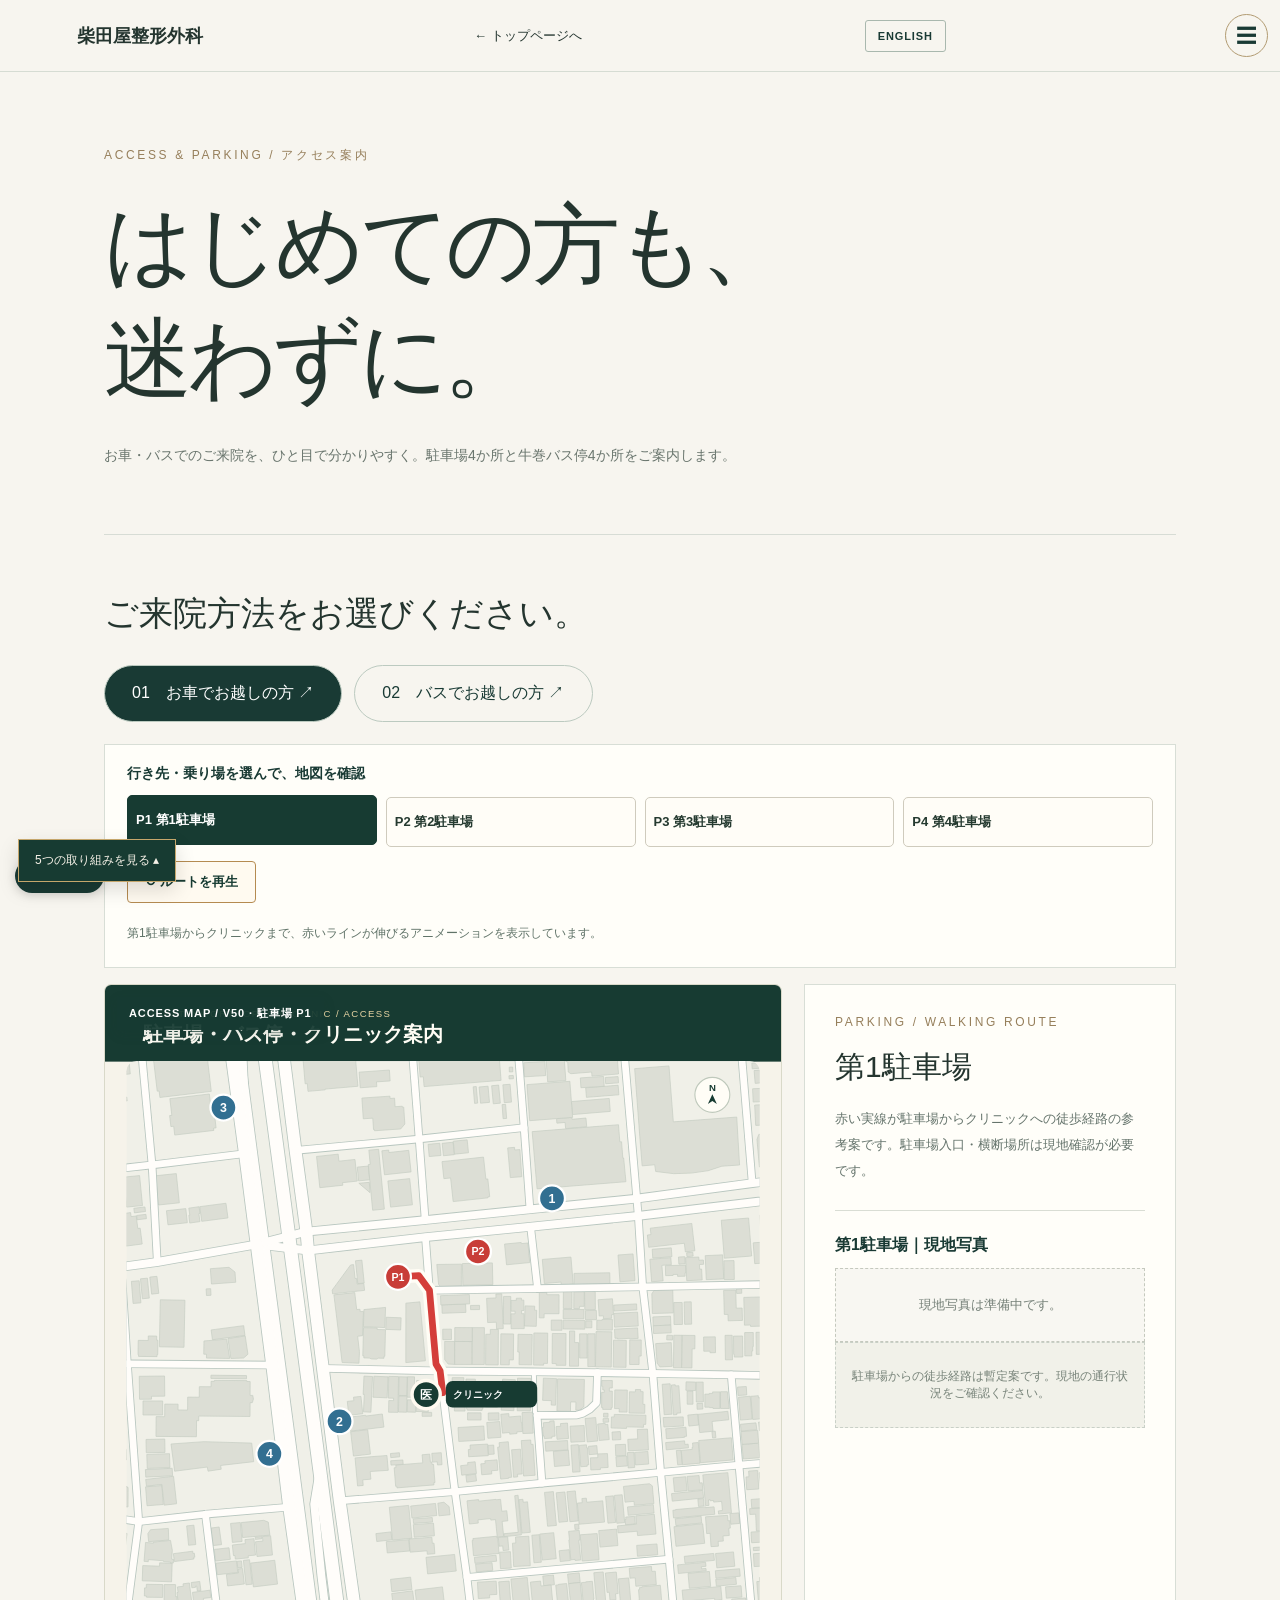
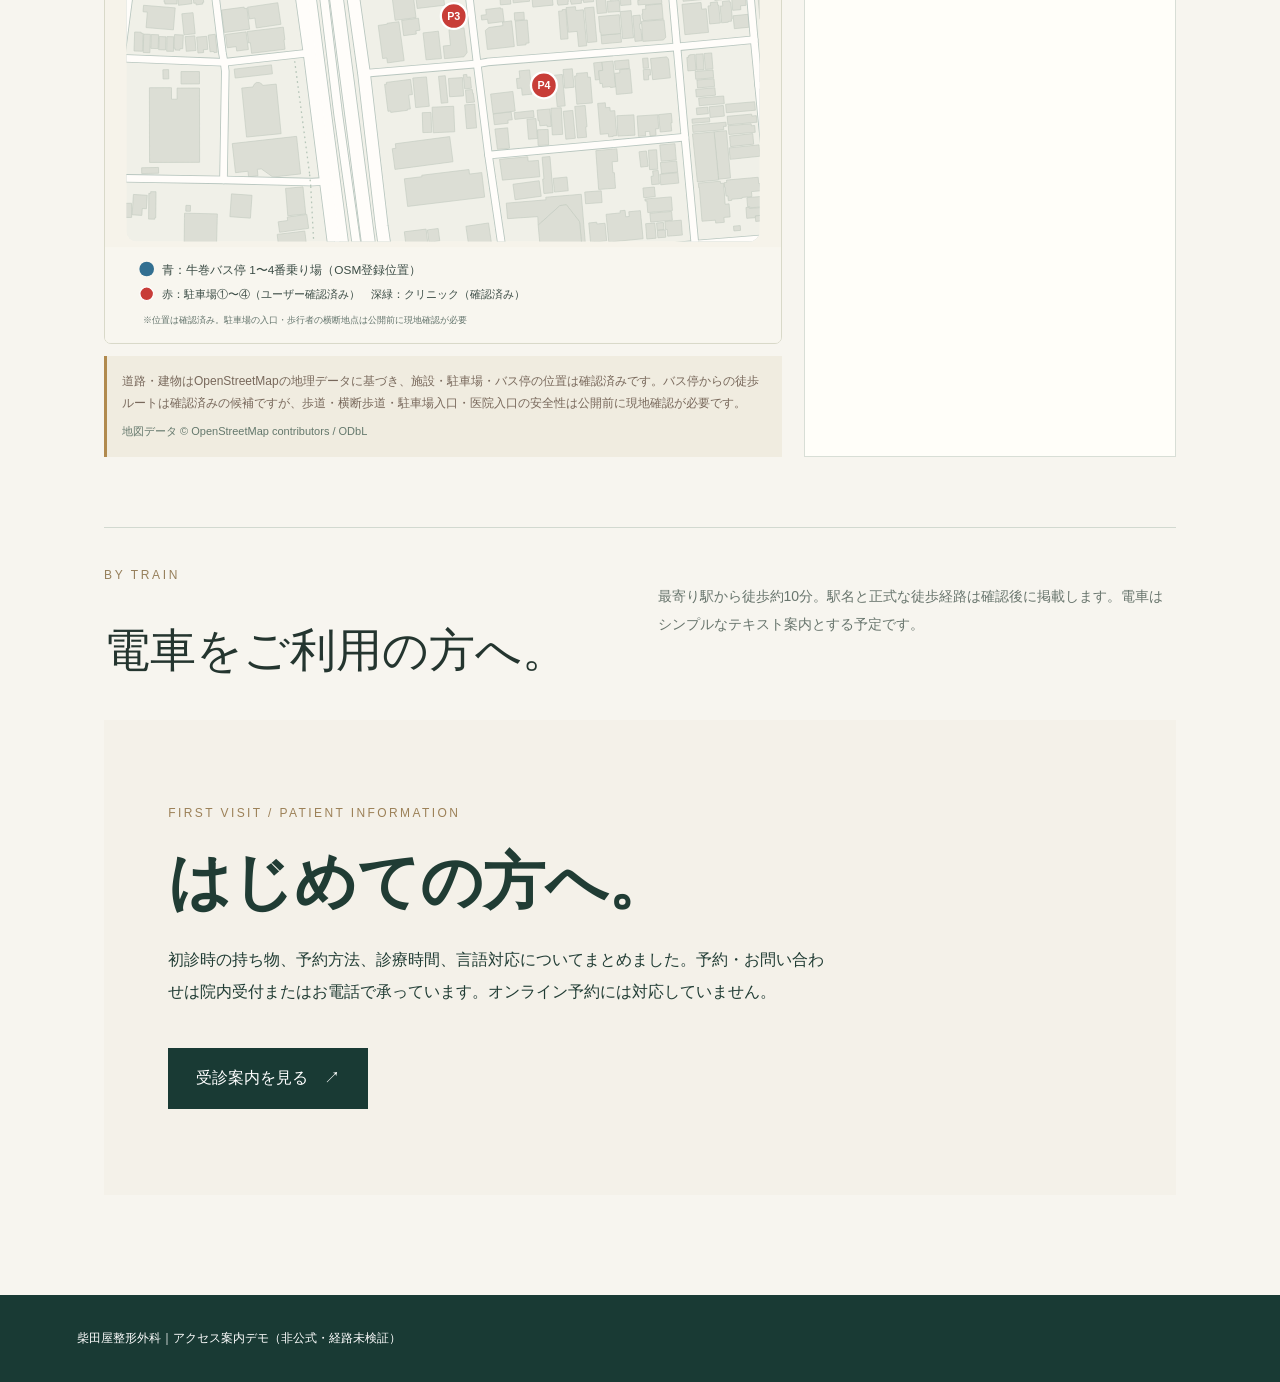
<file: access.html>
<!DOCTYPE html>

<html lang="ja"><head><meta charset="utf-8"/><meta content="width=device-width,initial-scale=1" name="viewport"/><title>アクセス・駐車場案内 V51 | 柴田屋整形外科 デモ</title><style>
:root{--bg:#f7f5ef;--ink:#193a34;--red:#d94c43}*{box-sizing:border-box}body{margin:0;background:var(--bg);color:#24352f;font-family:-apple-system,BlinkMacSystemFont,'Noto Sans JP',sans-serif}a{color:inherit}header{height:72px;display:flex;align-items:center;justify-content:space-between;padding:0 6%;border-bottom:1px solid #d6dcd3;background:#f7f5ef}header a{text-decoration:none;font-size:13px}.brand{font-weight:700;font-size:18px}main{max-width:1200px;margin:auto;padding:75px 5% 100px}.eyebrow{font-size:12px;letter-spacing:.22em;color:#967f5b}h1{font-size:clamp(42px,7vw,88px);line-height:1.3;letter-spacing:-.05em;font-weight:500;margin:24px 0}.lead{line-height:2;color:#6a766e;font-size:14px}.intro{margin-top:65px;border-top:1px solid #d7dcd5;padding-top:28px}.intro h2{font-size:clamp(22px,3vw,34px);font-weight:500}.tabs{display:flex;flex-wrap:wrap;gap:12px;margin:26px 0 22px}button{cursor:pointer;font:inherit}.tab{border:1px solid #bccac0;border-radius:50px;padding:17px 27px;background:transparent;color:var(--ink)}.tab[aria-pressed=true]{background:var(--ink);color:white}.layout{display:grid;grid-template-columns:minmax(0,1.55fr) minmax(280px,.85fr);gap:22px}.map{position:relative;background:#e8ede5;border:1px solid #cad3c9;overflow:hidden}.map svg{display:block;width:100%;height:auto}.maptag{position:absolute;top:12px;left:12px;background:#fffef2ed;padding:9px 12px;font-size:11px;font-weight:600;z-index:2}.mapnote{font-size:12px;color:#78685b;line-height:1.8;background:#eee9dd;padding:15px;margin-top:12px}.road{fill:none;stroke:#fffdf7;stroke-width:34;stroke-linejoin:round}.roadEdge{fill:none;stroke:#bdc9c0;stroke-width:39;stroke-linejoin:round}.minor{fill:none;stroke:#fffdf7;stroke-width:18;stroke-linejoin:round}.minorEdge{fill:none;stroke:#bdc9c0;stroke-width:22;stroke-linejoin:round}.building{fill:#d2dbd0;stroke:#bac9b9;stroke-width:2}.route{fill:none;stroke:var(--red);stroke-width:9;stroke-linecap:round;stroke-linejoin:round;filter:drop-shadow(0 1px 2px white);pointer-events:none}.route.hide{display:none}.marker{cursor:pointer}.marker circle{stroke:#fff;stroke-width:4}.marker text{fill:#fff;font-weight:700;font-size:15px;text-anchor:middle;dominant-baseline:central;pointer-events:none}.marker.active circle{stroke:#ffd88e;stroke-width:6}.side{background:#fffef9;border:1px solid #d8ded6;padding:30px}.side h3{font-size:30px;font-weight:500;margin:18px 0}.side p{font-size:13px;line-height:2;color:#64736b}.options{display:grid;gap:9px;margin:25px 0}.option{padding:15px;border:1px solid #cbd4cb;background:white;text-align:left;color:#253a30}.option.active{background:#e7f0e8;border-color:#31594b}.replay{border:0;background:var(--ink);color:white;padding:15px 18px;margin-bottom:10px}.status{font-size:12px;color:#607368;min-height:40px;line-height:1.8}.photo{background:#f1f1e9;border:1px dashed #c9d0c7;text-align:center;padding:25px 10px;font-size:12px;color:#78847a}.train{border-top:1px solid #d2d9d0;margin-top:70px;padding-top:40px;display:grid;grid-template-columns:1fr 1fr;gap:35px}.train h2{font-size:clamp(28px,4vw,46px);font-weight:500}.train p{line-height:2;color:#68756d;font-size:14px}footer{background:var(--ink);color:white;padding:35px 6%;font-size:12px}.enter{animation:enter .8s both}@keyframes enter{from{opacity:.3;transform:translateY(22px) scale(.98)}to{opacity:1;transform:none}}@media(max-width:800px){main{padding:55px 5%}.layout,.train{grid-template-columns:1fr}.side{padding:23px}.maptag{font-size:10px}}@media(prefers-reduced-motion:reduce){*,*:before,*:after{animation:none!important;transition:none!important}}

/* V17: route selection never jumps the page */
.route-controls{margin:18px 0 16px;padding:20px 22px;background:#fffef9;border:1px solid #d8ded6}
.route-controls-heading{font-size:14px;font-weight:600;color:#193a34;display:flex;justify-content:space-between;gap:12px}
.route-controls-heading span{font-size:20px;color:#c94b44}
.route-controls .options{display:grid;grid-template-columns:repeat(3,minmax(0,1fr));gap:9px;margin:14px 0}
.route-controls .option{border-radius:5px;font-size:13px;min-height:58px;line-height:1.5;transition:background .2s,transform .2s}
.route-controls .option.active{background:#193a34;color:#fff;border-color:#193a34;transform:translateY(-2px)}
.route-control-actions{display:flex;align-items:center;gap:18px;flex-wrap:wrap}
.route-control-actions .replay{margin:0;border-radius:3px;white-space:nowrap}
.route-control-actions .status{min-height:0;flex:1}
.map{scroll-margin-top:12px}
.map .route{stroke-width:11}
@media(max-width:800px){
 main{padding-top:42px}
 .intro{margin-top:32px}
 .route-controls{padding:14px;margin-top:8px}
 .route-controls .options{grid-template-columns:repeat(3,minmax(0,1fr));gap:6px}
 .route-controls .option{padding:10px 7px;min-height:64px;font-size:12px}
 .route-controls .replay{padding:12px 14px;font-size:12px}
 .map svg{width:100%;height:auto;max-height:59svh;object-fit:fill}
 .maptag{font-size:9px;padding:6px}
 .layout{gap:14px}
 .side{padding:18px}
 .side h3{font-size:24px;margin:8px 0}
 .mapnote{margin-top:8px;font-size:11px}
}
/* Keep route buttons and map close together on narrow screens. */
@media(max-width:800px){.route-controls{margin-bottom:6px}.route-control-actions .status{font-size:11px}.map svg{max-height:52svh}.maptag{max-width:70%}}

.lang-toggle{border:1px solid #a9b8ae;background:transparent;color:#193a34;padding:9px 12px;border-radius:3px;font-size:11px;font-weight:700;letter-spacing:.08em;cursor:pointer;white-space:nowrap;min-width:80px}
.lang-toggle:focus-visible{outline:3px solid #b19a71;outline-offset:3px}
header .lang-toggle{margin-left:12px}
@media(max-width:800px){header .lang-toggle{margin-left:6px;padding:9px 8px;font-size:10px;min-width:65px}header .brand{font-size:15px}}
</style><style>
.visit-teaser{padding:86px max(6%,24px);background:#f4f1e9;color:#203c34}.visit-teaser .eyebrow{letter-spacing:.2em;color:#9c8158;font-size:12px}.visit-teaser h2{font-size:clamp(32px,5vw,62px);line-height:1.35;margin:20px 0}.visit-teaser p{max-width:670px;line-height:2}.visit-teaser a{display:inline-flex;background:#193a34;color:white;text-decoration:none;padding:20px 28px;margin-top:24px}.visit-teaser a:focus-visible{outline:3px solid #c9a46b;outline-offset:3px}
</style><style id="v273-navigation">.v273-menu{position:relative;z-index:50;display:inline-block;margin-left:8px;font-family:"Noto Sans JP",sans-serif}.v273-menu>summary{list-style:none;cursor:pointer;display:grid;place-items:center;width:43px;height:43px;border:1px solid #b19a71;border-radius:50%;background:#f7f5ef;color:#193a34;font-size:21px;line-height:1}.v273-menu>summary::-webkit-details-marker{display:none}.v273-menu[open]>summary{background:#193a34;color:#fff}.v273-menu .v273-list{position:absolute;top:calc(100% + 13px);right:0;width:min(290px,85vw);padding:12px;background:#f7f5ef;color:#193a34;border:1px solid #dcded7;box-shadow:0 16px 40px #193a3429;border-radius:5px}.v273-menu .v273-list a{display:block;padding:14px 12px;border-bottom:1px solid #dcded7;font-size:14px;text-decoration:none;color:#193a34;white-space:normal}.v273-menu .v273-list a:last-child{border-bottom:0}.v273-menu .v273-list a:focus-visible,.v273-menu>summary:focus-visible{outline:2px solid #b19a71;outline-offset:2px}header:has(.v273-menu){overflow:visible!important}</style><style id="v273-header-layout">header:has(.v273-menu){display:flex;align-items:center;justify-content:space-between;gap:8px;padding-right:12px}header:has(.v273-menu) .v273-menu{flex-shrink:0}@media(max-width:650px){.v273-menu>summary{width:38px;height:38px;font-size:18px}}</style><style>.v281-pillar-nav{position:fixed;bottom:18px;left:18px;z-index:90}.v281-pillar-nav summary{list-style:none;cursor:pointer;background:#173b32;color:#f5f1e7;padding:12px 16px;border:1px solid #c5a66b;box-shadow:0 8px 20px #0002;font-size:12px}.v281-pillar-nav summary::-webkit-details-marker{display:none}.v281-pillar-nav .items{background:#f5f1e7;border:1px solid #c5a66b;box-shadow:0 10px 25px #0002;max-height:60svh;overflow:auto}.v281-pillar-nav a{display:block;padding:12px 16px;font-size:12px;color:#173b32;text-decoration:none;border-bottom:1px solid #ddd5c8}</style><style id="v44-access-map">
/* Ver.44: Only the access map presentation is replaced. */
.map{background:#f6f3ea;border-color:#d9d9c9;border-radius:7px}
.map .verified-map{display:block;width:100%;height:auto;max-height:none;object-fit:contain}
.map .maptag{background:#173b32f0;color:#fff;letter-spacing:.08em;box-shadow:0 4px 12px #173b3229}
.route-controls .options{grid-template-columns:repeat(4,minmax(0,1fr))}
.route-controls .option{min-height:50px;border:1px solid #cfcbbd;background:#fffdf7;border-radius:5px;font-size:13px;font-weight:600;padding:11px 8px}
.route-controls .option.active{background:#173b32;color:white;border-color:#173b32}
.route-controls .status{margin:8px 0 0;min-height:24px}
.osm-credit{margin-top:8px;color:#64786c;font-size:11px}
.mapnote{background:#f0ece0;border-left:3px solid #b18a4e}
@media(max-width:800px){.map .verified-map{width:100%;height:auto;max-height:none;object-fit:contain}.route-controls .options{grid-template-columns:repeat(4,minmax(0,1fr));gap:6px}.route-controls .option{font-size:12px;min-height:45px;padding:9px 3px}.maptag{max-width:90%}}
</style><meta content="v50-p4-road-aligned" name="shibataya-access-build"/><style>
/* V50: P4 follows the northern road; red parking pins and animated red/blue routes */
.map #accessMapSvg{display:block;width:100%;height:auto;max-height:none!important;overflow:visible}
.map #interactiveRoutes{pointer-events:none}
.map .animated-access-route{vector-effect:none;will-change:stroke-dashoffset}
.replay-route{display:inline-flex;align-items:center;justify-content:center;gap:8px;margin:0 0 12px;padding:11px 17px;border:1px solid #b58b51;border-radius:4px;background:#fffaf0;color:#173b32;font-size:13px;font-weight:700}
.replay-route:active{background:#e9dfca}
@media(max-width:800px){.map #accessMapSvg{max-height:none!important}.replay-route{width:100%;min-height:44px}}
@media(prefers-reduced-motion:reduce){.map .animated-access-route{transition:none!important}}
</style><style>
/* v51 parking photo gallery */
.parking-gallery{margin-top:26px;border-top:1px solid #d9ddd4;padding-top:24px}
.parking-gallery h4{font-size:16px;color:#193a34;margin:0 0 12px;font-weight:700}
.parking-gallery .gallery-hint{font-size:12px;color:#69776e;line-height:1.8;margin:0 0 16px}
.parking-gallery .gallery-card{margin:0 0 20px}
.parking-gallery img{display:block;width:100%;height:auto;max-height:430px;object-fit:contain;background:#f1f0ea;border:1px solid #e0e2d8;border-radius:6px}
.parking-gallery figcaption{padding:9px 2px 0;font-size:13px;line-height:1.7;color:#4d6056}
.parking-gallery .empty-gallery{border:1px dashed #c5c9be;background:#f8f7f2;padding:24px 12px;text-align:center;color:#758078;font-size:13px;line-height:1.8}
.parking-editor-link{display:none;margin:16px 0;padding:12px 16px;border:1px solid #b8a278;border-radius:5px;text-decoration:none;text-align:center;font-size:13px;color:#193a34}
body.photo-editing .parking-editor-link{display:block}
.photo-editor{display:none;max-width:1200px;margin:35px auto 0;padding:26px 5%;border:2px solid #c8b58b;background:#fffdf7}
body.photo-editing .photo-editor{display:block}
.photo-editor h2{margin:0 0 10px;font-size:24px;color:#193a34}
.photo-editor p{font-size:13px;line-height:1.9;color:#53665b}
.photo-editor .edit-grid{display:grid;grid-template-columns:repeat(2,minmax(0,1fr));gap:16px;margin:20px 0}
.photo-editor label{display:block;font-size:13px;font-weight:700;margin-bottom:8px}
.photo-editor select,.photo-editor input,.photo-editor textarea{display:block;width:100%;border:1px solid #c5c9bf;background:white;padding:12px;border-radius:5px;font:inherit;margin-top:8px;color:#24352f}
.photo-editor .editor-actions{display:flex;flex-wrap:wrap;gap:10px;margin:16px 0}
.photo-editor button{padding:13px 18px;background:#193a34;color:white;border:0;border-radius:5px}
.photo-editor button.secondary{background:#fff;border:1px solid #193a34;color:#193a34}
.photo-editor .editor-status{min-height:30px;font-size:13px;color:#193a34}
.photo-editor .editor-notice{border-left:3px solid #b9a06e;background:#f4f0e6;padding:14px 16px}
@media(max-width:680px){.photo-editor .edit-grid{grid-template-columns:1fr}}
</style></head><body><header><a class="brand" href="index.html">柴田屋整形外科</a><a href="index.html">← トップページへ</a><button aria-label="Switch to English" class="lang-toggle" data-language-toggle="" type="button">ENGLISH</button><details class="v273-menu"><summary aria-label="メニューを開く / Open menu">☰</summary><div class="v273-list"><a data-en="Home" data-ja="トップページ" href="index.html">トップページ</a><a data-en="Clinic &amp; Director" data-ja="クリニック案内・院長紹介" href="clinic.html">クリニック案内・院長紹介</a><a data-en="Five pillars" data-ja="5つの柱" href="index.html#services">5つの柱</a><a data-en="First visit" data-ja="はじめての方へ" href="visit.html">はじめての方へ</a><a data-en="Access &amp; parking" data-ja="アクセス・駐車場" href="access.html">アクセス・駐車場</a><a data-en="Careers / Recruit" data-ja="採用情報・求人" href="recruit.html">採用情報・求人</a></div></details></header><main><div class="eyebrow">ACCESS &amp; PARKING / アクセス案内</div><h1>はじめての方も、<br/>迷わずに。</h1><p class="lead">お車・バスでのご来院を、ひと目で分かりやすく。駐車場4か所と牛巻バス停4か所をご案内します。</p><div class="intro"><h2>ご来院方法をお選びください。</h2><div class="tabs"><button aria-pressed="true" class="tab" id="parkingTab">01　お車でお越しの方 ↗</button><button aria-pressed="false" class="tab" id="busTab">02　バスでお越しの方 ↗</button></div></div><div aria-label="経路の選択" class="route-controls"><div class="route-controls-heading">行き先・乗り場を選んで、地図を確認</div><div aria-label="行き先の選択" class="options" id="options" role="group"></div><p aria-live="polite" class="status" id="status" role="status">第1〜第4駐車場の位置を表示しています。</p></div><div class="layout"><div><div class="map enter"><div class="maptag" id="maptag">ACCESS MAP / V50・ルートアニメーション版</div><svg aria-label="柴田屋整形外科アクセス地図。駐車場からの道順は赤色の実線、バス停からの徒歩ルートは青色の実線でアニメーション表示します。" height="1700" id="accessMapSvg" role="img" viewbox="0 0 1200 1700" width="1200" xmlns="http://www.w3.org/2000/svg">
<rect fill="#f6f3ea" height="1700" width="1200"></rect><rect fill="#173b32" height="136" width="1200"></rect>
<text fill="#e8d5a4" font-family="Noto Sans CJK JP,sans-serif" font-size="17" letter-spacing="2.5" x="68" y="56">SHIBATAYA ORTHOPEDIC CLINIC  /  ACCESS</text>
<text fill="#fffdf5" font-family="Noto Sans CJK JP,sans-serif" font-size="35" font-weight="700" x="68" y="99">駐車場・バス停・クリニック案内</text>
<defs><clippath id="clip"><rect height="1385" rx="18" width="1124" x="38" y="135"></rect></clippath></defs>
<g clip-path="url(#clip)"><rect fill="#f0f0e8" height="1385" width="1124" x="38" y="135"></rect>
<g id="parks"><polygon fill="#dce7d7" points="-99.96,108.21 14.24,99.40 37.41,84.26 23.03,-77.10 -115.95,-68.29 -99.96,108.21"></polygon><polygon fill="#dce7d7" points="1309.60,1187.45 1355.64,1193.13 1346.95,1263.65 1300.91,1257.97 1309.60,1187.45"></polygon></g><g id="buildings"><polygon fill="#dcded5" points="-19.02,1732.33 -24.53,1732.51 -24.98,1719.99 -44.96,1720.75 -44.51,1732.33 -136.29,1735.83 -136.88,1720.24 -157.10,1721.01 -156.59,1733.97 -249.65,1727.71 -250.10,1715.87 -269.75,1716.64 -269.27,1729.13 -274.75,1729.35 -273.20,1770.45 -155.76,1778.86 -139.92,1778.24 -17.44,1773.54 -19.02,1732.33" stroke="#c5cdc2" stroke-linejoin="round" stroke-width="1.2"></polygon><polygon fill="#dcded5" points="1462.01,1386.02 1463.67,1406.77 1502.09,1403.64 1498.13,1354.53 1465.34,1357.18 1464.24,1343.50 1470.55,1342.99 1469.36,1328.39 1445.93,1330.32 1446.79,1340.77 1409.87,1343.75 1408.70,1329.44 1400.34,1330.13 1401.44,1343.90 1388.55,1344.92 1383.51,1392.43 1462.01,1386.02" stroke="#c5cdc2" stroke-linejoin="round" stroke-width="1.2"></polygon><polygon fill="#dcded5" points="1255.74,1403.57 1260.11,1445.98 1309.63,1441.91 1307.82,1406.01 1296.74,1399.64 1255.74,1403.57" stroke="#c5cdc2" stroke-linejoin="round" stroke-width="1.2"></polygon><polygon fill="#dcded5" points="4.89,-153.67 -3.77,-152.87 -1.96,-132.40 -118.78,-122.10 -115.95,-89.77 2.75,-100.26 0.45,-126.58 4.47,-126.94 3.79,-134.73 6.50,-134.99 4.89,-153.67" stroke="#c5cdc2" stroke-linejoin="round" stroke-width="1.2"></polygon><polygon fill="#dcded5" points="142.02,-139.76 140.44,-151.52 143.83,-151.99 139.04,-187.42 79.40,-179.26 83.30,-150.43 70.88,-148.72 73.38,-130.37 142.02,-139.76" stroke="#c5cdc2" stroke-linejoin="round" stroke-width="1.2"></polygon><polygon fill="#dcded5" points="381.31,359.79 422.11,355.42 421.60,350.84 447.75,348.03 443.70,309.62 415.17,312.68 413.86,300.23 375.45,304.31 381.31,359.79" stroke="#c5cdc2" stroke-linejoin="round" stroke-width="1.2"></polygon><polygon fill="#dcded5" points="1000.42,1571.74 1002.54,1595.33 1034.87,1592.20 1032.79,1569.44 1000.42,1571.74" stroke="#c5cdc2" stroke-linejoin="round" stroke-width="1.2"></polygon><polygon fill="#dcded5" points="980.59,1611.20 981.78,1624.38 1005.13,1622.16 1010.64,1680.23 1042.94,1677.21 1036.16,1605.78 998.84,1609.35 980.59,1611.20" stroke="#c5cdc2" stroke-linejoin="round" stroke-width="1.2"></polygon><polygon fill="#dcded5" points="1032.79,1569.44 1031.81,1558.19 1026.39,1553.28 998.99,1555.72 1000.42,1571.74 1032.79,1569.44" stroke="#c5cdc2" stroke-linejoin="round" stroke-width="1.2"></polygon><polygon fill="#dcded5" points="997.59,1595.80 998.84,1609.35 1036.16,1605.78 1034.87,1592.20 1002.54,1595.33 997.59,1595.80" stroke="#c5cdc2" stroke-linejoin="round" stroke-width="1.2"></polygon><polygon fill="#dcded5" points="1396.32,1528.74 1399.03,1560.49 1434.16,1557.46 1434.43,1560.41 1445.81,1559.43 1443.31,1530.52 1442.83,1524.77 1430.14,1525.86 1396.32,1528.74" stroke="#c5cdc2" stroke-linejoin="round" stroke-width="1.2"></polygon><polygon fill="#dcded5" points="239.33,1617.90 206.37,1616.92 205.33,1651.07 210.98,1651.21 235.52,1651.98 238.29,1652.05 239.33,1617.90" stroke="#c5cdc2" stroke-linejoin="round" stroke-width="1.2"></polygon><polygon fill="#dcded5" points="109.59,1624.35 89.91,1623.84 89.49,1639.53 109.17,1640.04 109.59,1624.35" stroke="#c5cdc2" stroke-linejoin="round" stroke-width="1.2"></polygon><polygon fill="#dcded5" points="140.86,1619.69 109.74,1618.85 109.59,1624.35 109.17,1640.04 108.82,1652.93 139.96,1653.76 140.86,1619.69" stroke="#c5cdc2" stroke-linejoin="round" stroke-width="1.2"></polygon><polygon fill="#dcded5" points="235.52,1651.98 210.98,1651.21 210.51,1666.61 235.07,1667.34 235.52,1651.98" stroke="#c5cdc2" stroke-linejoin="round" stroke-width="1.2"></polygon><polygon fill="#dcded5" points="1154.16,1474.60 1154.40,1477.91 1154.91,1484.50 1171.97,1483.23 1171.26,1473.36 1154.16,1474.60" stroke="#c5cdc2" stroke-linejoin="round" stroke-width="1.2"></polygon><polygon fill="#dcded5" points="1139.01,1479.04 1154.40,1477.91 1154.16,1474.60 1171.26,1473.36 1170.24,1459.53 1143.53,1461.46 1143.38,1459.35 1137.61,1459.78 1139.01,1479.04" stroke="#c5cdc2" stroke-linejoin="round" stroke-width="1.2"></polygon><polygon fill="#dcded5" points="877.74,1232.74 876.19,1217.38 883.51,1216.61 882.03,1201.80 867.29,1203.25 870.32,1233.51 877.74,1232.74" stroke="#c5cdc2" stroke-linejoin="round" stroke-width="1.2"></polygon><polygon fill="#dcded5" points="901.53,1199.83 882.03,1201.80 883.51,1216.61 876.19,1217.38 877.74,1232.74 878.48,1240.02 882.59,1239.59 883.28,1246.58 896.80,1245.23 896.94,1246.87 906.18,1245.96 901.53,1199.83" stroke="#c5cdc2" stroke-linejoin="round" stroke-width="1.2"></polygon><polygon fill="#dcded5" points="581.95,1591.14 566.35,1592.12 568.58,1627.99 584.19,1627.00 581.95,1591.14" stroke="#c5cdc2" stroke-linejoin="round" stroke-width="1.2"></polygon><polygon fill="#dcded5" points="602.53,1589.87 581.95,1591.14 584.19,1627.00 604.76,1625.73 602.53,1589.87" stroke="#c5cdc2" stroke-linejoin="round" stroke-width="1.2"></polygon><polygon fill="#dcded5" points="64.39,1715.69 41.55,1715.15 41.49,1718.24 41.25,1728.11 64.09,1728.65 64.39,1715.69" stroke="#c5cdc2" stroke-linejoin="round" stroke-width="1.2"></polygon><polygon fill="#dcded5" points="41.25,1728.11 41.49,1718.24 38.39,1718.17 10.73,1717.55 9.95,1751.23 40.68,1751.95 41.25,1728.11" stroke="#c5cdc2" stroke-linejoin="round" stroke-width="1.2"></polygon><polygon fill="#dcded5" points="59.80,1599.81 10.37,1598.68 9.98,1615.61 12.57,1615.68 10.61,1700.87 8.97,1700.84 8.58,1717.48 10.73,1717.55 38.39,1718.17 40.54,1625.73 59.18,1626.17 59.80,1599.81" stroke="#c5cdc2" stroke-linejoin="round" stroke-width="1.2"></polygon><polygon fill="#dcded5" points="9.42,1236.68 -24.08,1232.56 -25.60,1244.94 7.90,1249.05 9.42,1236.68" stroke="#c5cdc2" stroke-linejoin="round" stroke-width="1.2"></polygon><polygon fill="#dcded5" points="1310.97,1730.66 1312.61,1749.41 1330.84,1747.80 1329.17,1729.02 1310.97,1730.66" stroke="#c5cdc2" stroke-linejoin="round" stroke-width="1.2"></polygon><polygon fill="#dcded5" points="916.75,1166.34 915.41,1151.01 880.36,1154.03 881.67,1169.39 916.75,1166.34" stroke="#c5cdc2" stroke-linejoin="round" stroke-width="1.2"></polygon><polygon fill="#dcded5" points="1393.19,1686.86 1361.80,1689.44 1362.97,1703.50 1366.18,1703.20 1366.39,1705.43 1376.07,1704.66 1376.52,1710.70 1395.01,1709.21 1393.19,1686.86" stroke="#c5cdc2" stroke-linejoin="round" stroke-width="1.2"></polygon><polygon fill="#dcded5" points="1141.78,1716.86 1139.57,1688.75 1093.18,1692.39 1093.03,1690.39 1083.92,1691.15 1086.27,1721.34 1141.78,1716.86" stroke="#c5cdc2" stroke-linejoin="round" stroke-width="1.2"></polygon><polygon fill="#dcded5" points="981.84,1394.07 972.01,1394.98 972.85,1404.19 969.18,1404.52 970.52,1419.33 984.01,1418.10 981.84,1394.07" stroke="#c5cdc2" stroke-linejoin="round" stroke-width="1.2"></polygon><polygon fill="#dcded5" points="-132.83,1276.32 -164.25,1272.32 -163.92,1269.73 -179.25,1267.80 -179.08,1266.35 -191.26,1264.78 -193.52,1282.80 -181.64,1284.33 -183.22,1296.78 -173.95,1297.91 -173.51,1294.60 -135.75,1299.44 -132.83,1276.32" stroke="#c5cdc2" stroke-linejoin="round" stroke-width="1.2"></polygon><polygon fill="#dcded5" points="1205.80,1307.34 1205.53,1304.79 1215.30,1303.85 1213.78,1288.45 1190.14,1290.78 1190.85,1298.31 1179.18,1299.48 1180.19,1309.89 1205.80,1307.34" stroke="#c5cdc2" stroke-linejoin="round" stroke-width="1.2"></polygon><polygon fill="#dcded5" points="714.11,1739.65 710.42,1712.49 677.72,1716.97 681.41,1744.16 714.11,1739.65" stroke="#c5cdc2" stroke-linejoin="round" stroke-width="1.2"></polygon><polygon fill="#dcded5" points="1164.11,1744.56 1163.31,1735.75 1143.95,1737.57 1144.78,1746.38 1164.11,1744.56" stroke="#c5cdc2" stroke-linejoin="round" stroke-width="1.2"></polygon><polygon fill="#dcded5" points="567.87,1627.29 563.11,1594.31 549.14,1596.35 542.92,1604.14 546.70,1630.35 567.87,1627.29" stroke="#c5cdc2" stroke-linejoin="round" stroke-width="1.2"></polygon><polygon fill="#dcded5" points="-110.86,1406.99 -117.29,1452.79 -106.15,1454.36 -107.73,1465.68 -79.77,1469.65 -73.93,1428.00 -75.09,1427.85 -72.74,1411.00 -99.45,1407.25 -99.66,1408.59 -110.86,1406.99" stroke="#c5cdc2" stroke-linejoin="round" stroke-width="1.2"></polygon><polygon fill="#dcded5" points="1091.04,1547.05 1093.06,1567.51 1109.62,1565.91 1107.59,1545.38 1091.04,1547.05" stroke="#c5cdc2" stroke-linejoin="round" stroke-width="1.2"></polygon><polygon fill="#dcded5" points="975.56,1703.39 957.84,1704.59 960.58,1746.75 975.68,1745.77 985.21,1745.11 986.75,1768.92 997.21,1768.27 996.70,1760.51 1002.42,1760.15 999.59,1716.35 976.57,1717.88 975.91,1707.65 981.84,1707.25 981.57,1703.02 975.56,1703.39" stroke="#c5cdc2" stroke-linejoin="round" stroke-width="1.2"></polygon><polygon fill="#dcded5" points="-159.48,1241.59 -152.13,1242.39 -152.51,1245.92 -136.11,1247.67 -134.83,1235.87 -123.84,1237.00 -121.69,1216.65 -156.44,1212.94 -159.48,1241.59" stroke="#c5cdc2" stroke-linejoin="round" stroke-width="1.2"></polygon><polygon fill="#dcded5" points="1200.08,1550.36 1199.49,1541.26 1195.14,1541.52 1194.84,1536.86 1187.07,1537.33 1187.87,1551.09 1200.08,1550.36" stroke="#c5cdc2" stroke-linejoin="round" stroke-width="1.2"></polygon><polygon fill="#dcded5" points="992.08,1499.25 991.10,1486.47 978.98,1487.34 979.96,1500.16 992.08,1499.25" stroke="#c5cdc2" stroke-linejoin="round" stroke-width="1.2"></polygon><polygon fill="#dcded5" points="1371.18,1521.82 1362.58,1522.59 1366.63,1567.84 1397.00,1565.07 1394.29,1534.89 1372.52,1536.86 1371.18,1521.82" stroke="#c5cdc2" stroke-linejoin="round" stroke-width="1.2"></polygon><polygon fill="#dcded5" points="1151.31,1347.39 1149.67,1328.64 1108.54,1333.08 1110.18,1351.80 1151.31,1347.39" stroke="#c5cdc2" stroke-linejoin="round" stroke-width="1.2"></polygon><polygon fill="#dcded5" points="851.44,1432.37 852.99,1453.19 882.26,1451.04 880.74,1430.18 851.44,1432.37" stroke="#c5cdc2" stroke-linejoin="round" stroke-width="1.2"></polygon><polygon fill="#dcded5" points="645.59,1527.57 685.70,1521.60 680.70,1487.31 640.56,1493.24 645.59,1527.57" stroke="#c5cdc2" stroke-linejoin="round" stroke-width="1.2"></polygon><polygon fill="#dcded5" points="1182.30,1354.89 1184.24,1376.26 1202.46,1374.62 1203.06,1381.32 1219.94,1379.79 1217.41,1351.72 1182.30,1354.89" stroke="#c5cdc2" stroke-linejoin="round" stroke-width="1.2"></polygon><polygon fill="#dcded5" points="534.94,1528.23 537.53,1549.86 542.74,1553.10 584.04,1548.14 581.03,1522.73 534.94,1528.23" stroke="#c5cdc2" stroke-linejoin="round" stroke-width="1.2"></polygon><polygon fill="#dcded5" points="1207.53,1604.36 1191.71,1605.74 1196.69,1662.28 1227.03,1659.59 1223.43,1618.78 1216.28,1619.43 1215.72,1612.99 1208.33,1613.64 1207.53,1604.36" stroke="#c5cdc2" stroke-linejoin="round" stroke-width="1.2"></polygon><polygon fill="#dcded5" points="688.89,1293.84 691.12,1312.84 715.60,1310.29 715.03,1304.90 722.92,1304.07 720.81,1290.01 688.89,1293.84" stroke="#c5cdc2" stroke-linejoin="round" stroke-width="1.2"></polygon><polygon fill="#dcded5" points="296.71,1755.74 293.97,1732.37 286.86,1733.24 289.63,1756.58 296.71,1755.74" stroke="#c5cdc2" stroke-linejoin="round" stroke-width="1.2"></polygon><polygon fill="#dcded5" points="572.78,1521.68 569.86,1498.16 531.21,1502.96 534.13,1526.48 572.78,1521.68" stroke="#c5cdc2" stroke-linejoin="round" stroke-width="1.2"></polygon><polygon fill="#dcded5" points="1005.16,1441.00 958.26,1444.82 958.58,1448.46 961.65,1448.20 963.32,1468.81 1007.09,1465.28 1005.16,1441.00" stroke="#c5cdc2" stroke-linejoin="round" stroke-width="1.2"></polygon><polygon fill="#dcded5" points="1231.11,1601.59 1253.77,1599.37 1251.36,1574.50 1228.73,1576.69 1231.11,1601.59" stroke="#c5cdc2" stroke-linejoin="round" stroke-width="1.2"></polygon><polygon fill="#dcded5" points="156.22,1114.02 136.33,1116.02 140.11,1153.41 160.00,1151.41 156.22,1114.02" stroke="#c5cdc2" stroke-linejoin="round" stroke-width="1.2"></polygon><polygon fill="#dcded5" points="1080.29,1229.65 1079.15,1215.74 1047.41,1218.40 1048.54,1232.27 1080.29,1229.65" stroke="#c5cdc2" stroke-linejoin="round" stroke-width="1.2"></polygon><polygon fill="#dcded5" points="324.41,1474.56 356.30,1471.36 351.42,1423.16 320.39,1425.92 324.41,1474.56" stroke="#c5cdc2" stroke-linejoin="round" stroke-width="1.2"></polygon><polygon fill="#dcded5" points="1098.30,1321.80 1097.80,1316.01 1102.74,1315.61 1102.11,1308.43 1042.47,1313.57 1043.57,1326.49 1098.30,1321.80" stroke="#c5cdc2" stroke-linejoin="round" stroke-width="1.2"></polygon><polygon fill="#dcded5" points="360.26,1524.15 308.33,1530.45 302.10,1531.14 303.15,1560.01 361.69,1560.23 360.26,1524.15" stroke="#c5cdc2" stroke-linejoin="round" stroke-width="1.2"></polygon><polygon fill="#dcded5" points="606.04,1755.23 605.15,1748.53 591.01,1750.43 591.87,1757.12 606.04,1755.23" stroke="#c5cdc2" stroke-linejoin="round" stroke-width="1.2"></polygon><polygon fill="#dcded5" points="1139.87,1772.16 1137.91,1751.48 1141.96,1751.08 1139.54,1726.03 1137.10,1726.25 1136.95,1724.69 1095.95,1728.65 1100.48,1775.98 1139.87,1772.16" stroke="#c5cdc2" stroke-linejoin="round" stroke-width="1.2"></polygon><polygon fill="#dcded5" points="-169.58,1230.85 -164.57,1202.45 -202.63,1195.72 -203.32,1199.58 -212.93,1197.90 -217.91,1226.26 -202.99,1228.92 -202.30,1225.02 -169.58,1230.85" stroke="#c5cdc2" stroke-linejoin="round" stroke-width="1.2"></polygon><polygon fill="#dcded5" points="960.49,1750.86 958.85,1731.35 943.43,1732.66 945.06,1752.17 960.49,1750.86" stroke="#c5cdc2" stroke-linejoin="round" stroke-width="1.2"></polygon><polygon fill="#dcded5" points="795.40,1408.16 797.78,1432.44 822.23,1430.04 819.85,1405.75 795.40,1408.16" stroke="#c5cdc2" stroke-linejoin="round" stroke-width="1.2"></polygon><polygon fill="#dcded5" points="1063.19,1215.23 1061.47,1187.09 1048.51,1187.85 1050.24,1216.07 1063.19,1215.23" stroke="#c5cdc2" stroke-linejoin="round" stroke-width="1.2"></polygon><polygon fill="#dcded5" points="1375.98,1296.06 1290.78,1290.60 1289.03,1300.57 1275.66,1299.04 1262.85,1307.23 1259.10,1366.80 1271.43,1375.43 1293.49,1377.43 1293.26,1387.69 1370.80,1390.93 1371.04,1381.87 1375.09,1382.23 1379.25,1304.28 1375.15,1303.96 1375.98,1296.06" stroke="#c5cdc2" stroke-linejoin="round" stroke-width="1.2"></polygon><polygon fill="#dcded5" points="1219.62,1331.08 1218.04,1311.57 1183.91,1314.26 1185.46,1333.81 1219.62,1331.08" stroke="#c5cdc2" stroke-linejoin="round" stroke-width="1.2"></polygon><polygon fill="#dcded5" points="1231.80,1728.51 1228.16,1693.45 1214.14,1694.90 1217.80,1730.00 1231.80,1728.51" stroke="#c5cdc2" stroke-linejoin="round" stroke-width="1.2"></polygon><polygon fill="#dcded5" points="10.88,1196.66 10.10,1196.59 10.55,1193.31 8.32,1193.02 8.52,1191.71 -18.42,1188.03 -20.27,1201.54 9.66,1205.66 10.88,1196.66" stroke="#c5cdc2" stroke-linejoin="round" stroke-width="1.2"></polygon><polygon fill="#dcded5" points="1081.92,1245.27 1080.85,1231.29 1050.57,1233.62 1051.61,1247.60 1081.92,1245.27" stroke="#c5cdc2" stroke-linejoin="round" stroke-width="1.2"></polygon><polygon fill="#dcded5" points="574.63,1632.43 579.24,1667.74 609.74,1663.74 605.15,1628.42 574.63,1632.43" stroke="#c5cdc2" stroke-linejoin="round" stroke-width="1.2"></polygon><polygon fill="#dcded5" points="199.19,1479.26 199.40,1471.21 141.24,1469.87 141.01,1479.41 140.23,1547.85 197.37,1549.45 199.19,1479.26" stroke="#c5cdc2" stroke-linejoin="round" stroke-width="1.2"></polygon><polygon fill="#dcded5" points="1372.73,1476.27 1372.97,1478.53 1396.67,1476.20 1406.02,1475.33 1404.60,1460.84 1371.54,1464.08 1372.73,1476.27" stroke="#c5cdc2" stroke-linejoin="round" stroke-width="1.2"></polygon><polygon fill="#dcded5" points="-204.63,1694.25 -205.82,1679.14 -157.31,1678.85 -155.70,1597.59 -280.53,1597.19 -280.29,1694.76 -204.63,1694.25" stroke="#c5cdc2" stroke-linejoin="round" stroke-width="1.2"></polygon><polygon fill="#dcded5" points="1072.45,1593.65 1074.42,1613.97 1112.21,1610.33 1110.24,1590.01 1072.45,1593.65" stroke="#c5cdc2" stroke-linejoin="round" stroke-width="1.2"></polygon><polygon fill="#dcded5" points="1073.44,1307.78 1072.78,1300.39 1041.69,1302.94 1042.32,1310.47 1073.44,1307.78" stroke="#c5cdc2" stroke-linejoin="round" stroke-width="1.2"></polygon><polygon fill="#dcded5" points="880.36,1754.72 877.17,1715.62 858.02,1717.04 861.42,1763.35 880.60,1761.89 880.36,1754.72" stroke="#c5cdc2" stroke-linejoin="round" stroke-width="1.2"></polygon><polygon fill="#dcded5" points="1003.49,1229.65 1000.03,1196.23 996.97,1192.48 968.14,1195.50 971.98,1232.96 1003.49,1229.65" stroke="#c5cdc2" stroke-linejoin="round" stroke-width="1.2"></polygon><polygon fill="#dcded5" points="952.18,1129.56 954.56,1165.02 991.16,1162.51 995.30,1157.67 992.11,1126.69 952.18,1129.56" stroke="#c5cdc2" stroke-linejoin="round" stroke-width="1.2"></polygon><polygon fill="#dcded5" points="956.47,1233.62 965.05,1233.00 964.51,1225.02 968.35,1224.77 967.64,1214.39 955.19,1215.23 956.47,1233.62" stroke="#c5cdc2" stroke-linejoin="round" stroke-width="1.2"></polygon><polygon fill="#dcded5" points="1148.48,1794.81 1170.72,1792.66 1166.31,1745.69 1144.07,1747.80 1148.48,1794.81" stroke="#c5cdc2" stroke-linejoin="round" stroke-width="1.2"></polygon><polygon fill="#dcded5" points="161.58,1181.15 159.29,1155.16 142.14,1156.58 144.28,1182.65 161.58,1181.15" stroke="#c5cdc2" stroke-linejoin="round" stroke-width="1.2"></polygon><polygon fill="#dcded5" points="572.16,1499.65 575.11,1521.53 594.22,1518.94 591.28,1497.03 572.16,1499.65" stroke="#c5cdc2" stroke-linejoin="round" stroke-width="1.2"></polygon><polygon fill="#dcded5" points="780.99,1717.26 752.82,1718.75 753.86,1738.05 760.59,1737.72 760.83,1741.91 767.02,1753.05 772.74,1757.53 779.20,1757.16 783.16,1756.94 780.99,1717.26" stroke="#c5cdc2" stroke-linejoin="round" stroke-width="1.2"></polygon><polygon fill="#dcded5" points="854.78,1335.01 853.17,1316.66 855.52,1316.48 852.19,1278.84 833.76,1280.47 838.70,1336.43 854.78,1335.01" stroke="#c5cdc2" stroke-linejoin="round" stroke-width="1.2"></polygon><polygon fill="#dcded5" points="974.72,1357.55 964.48,1358.13 966.50,1392.68 974.81,1392.21 981.07,1391.85 979.07,1357.33 974.72,1357.55" stroke="#c5cdc2" stroke-linejoin="round" stroke-width="1.2"></polygon><polygon fill="#dcded5" points="47.12,1452.25 17.07,1452.61 17.28,1468.96 25.50,1468.85 25.56,1477.62 47.32,1477.44 47.12,1452.25" stroke="#c5cdc2" stroke-linejoin="round" stroke-width="1.2"></polygon><polygon fill="#dcded5" points="932.50,1753.67 929.10,1710.74 919.25,1711.25 919.93,1721.63 918.29,1721.19 921.06,1754.58 932.50,1753.67" stroke="#c5cdc2" stroke-linejoin="round" stroke-width="1.2"></polygon><polygon fill="#dcded5" points="1185.46,1552.11 1150.95,1554.55 1154.46,1605.45 1189.00,1603.01 1185.46,1552.11" stroke="#c5cdc2" stroke-linejoin="round" stroke-width="1.2"></polygon><polygon fill="#dcded5" points="1275.21,1735.61 1269.34,1673.93 1243.20,1676.45 1249.07,1738.12 1275.21,1735.61" stroke="#c5cdc2" stroke-linejoin="round" stroke-width="1.2"></polygon><polygon fill="#dcded5" points="-142.09,1411.14 -157.19,1409.47 -159.12,1427.27 -144.03,1428.91 -142.09,1411.14" stroke="#c5cdc2" stroke-linejoin="round" stroke-width="1.2"></polygon><polygon fill="#dcded5" points="-69.05,1645.57 -118.18,1643.90 -118.92,1666.03 -69.76,1667.74 -69.05,1645.57" stroke="#c5cdc2" stroke-linejoin="round" stroke-width="1.2"></polygon><polygon fill="#dcded5" points="1162.74,1368.80 1160.86,1348.63 1107.77,1354.05 1109.56,1374.37 1162.74,1368.80" stroke="#c5cdc2" stroke-linejoin="round" stroke-width="1.2"></polygon><polygon fill="#dcded5" points="636.51,1261.72 634.48,1229.28 609.62,1230.85 611.64,1263.29 636.51,1261.72" stroke="#c5cdc2" stroke-linejoin="round" stroke-width="1.2"></polygon><polygon fill="#dcded5" points="1018.97,1766.85 1020.67,1786.87 1014.00,1787.45 1017.04,1823.42 1049.58,1820.66 1050.33,1820.29 1055.57,1812.03 1044.73,1695.12 1003.58,1698.62 1009.30,1766.74 1018.91,1765.94 1018.97,1766.85" stroke="#c5cdc2" stroke-linejoin="round" stroke-width="1.2"></polygon><polygon fill="#dcded5" points="867.58,1104.11 851.03,1105.72 856.48,1167.06 872.97,1165.57 867.58,1104.11" stroke="#c5cdc2" stroke-linejoin="round" stroke-width="1.2"></polygon><polygon fill="#dcded5" points="982.76,1668.98 984.07,1682.27 1003.79,1680.27 1002.51,1666.98 982.76,1668.98" stroke="#c5cdc2" stroke-linejoin="round" stroke-width="1.2"></polygon><polygon fill="#dcded5" points="-180.30,1311.35 -213.29,1306.36 -222.67,1369.13 -189.65,1374.11 -180.30,1311.35" stroke="#c5cdc2" stroke-linejoin="round" stroke-width="1.2"></polygon><polygon fill="#dcded5" points="202.70,1625.58 183.92,1625.36 184.21,1599.41 178.11,1599.33 178.02,1609.20 175.07,1609.16 173.52,1738.34 175.79,1738.37 175.58,1752.94 183.23,1753.05 183.38,1741.51 201.34,1741.72 202.70,1625.58" stroke="#c5cdc2" stroke-linejoin="round" stroke-width="1.2"></polygon><polygon fill="#dcded5" points="1238.55,1185.41 1240.34,1203.11 1242.40,1202.93 1242.69,1205.95 1273.13,1202.85 1271.04,1182.10 1238.55,1185.41" stroke="#c5cdc2" stroke-linejoin="round" stroke-width="1.2"></polygon><polygon fill="#dcded5" points="1224.50,1331.95 1191.00,1334.87 1192.40,1350.45 1231.50,1346.88 1230.46,1335.81 1224.95,1336.36 1224.50,1331.95" stroke="#c5cdc2" stroke-linejoin="round" stroke-width="1.2"></polygon><polygon fill="#dcded5" points="1237.27,1440.01 1237.96,1447.59 1250.38,1446.49 1249.69,1438.92 1237.27,1440.01" stroke="#c5cdc2" stroke-linejoin="round" stroke-width="1.2"></polygon><polygon fill="#dcded5" points="122.07,1156.76 109.86,1156.51 109.41,1182.46 121.71,1182.68 122.07,1156.76" stroke="#c5cdc2" stroke-linejoin="round" stroke-width="1.2"></polygon><polygon fill="#dcded5" points="1162.50,1718.50 1156.73,1718.97 1158.07,1734.70 1163.87,1734.19 1162.50,1718.50" stroke="#c5cdc2" stroke-linejoin="round" stroke-width="1.2"></polygon><polygon fill="#dcded5" points="603.87,1225.90 591.96,1227.10 596.78,1274.76 608.64,1273.59 603.87,1225.90" stroke="#c5cdc2" stroke-linejoin="round" stroke-width="1.2"></polygon><polygon fill="#dcded5" points="916.45,1639.60 896.44,1641.13 899.77,1684.78 919.75,1683.22 916.45,1639.60" stroke="#c5cdc2" stroke-linejoin="round" stroke-width="1.2"></polygon><polygon fill="#dcded5" points="-13.93,1321.91 -18.10,1321.40 -16.40,1307.16 -40.34,1304.28 -43.02,1327.11 -14.97,1330.46 -13.93,1321.91" stroke="#c5cdc2" stroke-linejoin="round" stroke-width="1.2"></polygon><polygon fill="#dcded5" points="934.94,1643.75 937.62,1673.79 964.33,1671.35 961.65,1641.31 934.94,1643.75" stroke="#c5cdc2" stroke-linejoin="round" stroke-width="1.2"></polygon><polygon fill="#dcded5" points="930.77,1212.94 929.46,1197.72 904.36,1199.90 905.64,1215.09 930.77,1212.94" stroke="#c5cdc2" stroke-linejoin="round" stroke-width="1.2"></polygon><polygon fill="#dcded5" points="-197.30,1277.74 -194.83,1261.14 -168.30,1265.18 -167.05,1256.77 -220.41,1248.69 -224.16,1273.67 -197.30,1277.74" stroke="#c5cdc2" stroke-linejoin="round" stroke-width="1.2"></polygon><polygon fill="#dcded5" points="1224.47,1552.99 1190.31,1555.53 1193.38,1597.19 1227.57,1594.67 1224.47,1552.99" stroke="#c5cdc2" stroke-linejoin="round" stroke-width="1.2"></polygon><polygon fill="#dcded5" points="1386.91,1634.90 1383.84,1600.94 1370.74,1602.14 1373.81,1636.07 1386.91,1634.90" stroke="#c5cdc2" stroke-linejoin="round" stroke-width="1.2"></polygon><polygon fill="#dcded5" points="789.57,1284.99 766.99,1286.99 768.66,1306.00 770.95,1305.78 771.76,1314.84 784.62,1313.68 784.89,1316.55 792.28,1315.86 789.57,1284.99" stroke="#c5cdc2" stroke-linejoin="round" stroke-width="1.2"></polygon><polygon fill="#dcded5" points="-23.90,1332.28 -35.67,1330.72 -41.47,1375.17 -29.71,1376.74 -23.90,1332.28" stroke="#c5cdc2" stroke-linejoin="round" stroke-width="1.2"></polygon><polygon fill="#dcded5" points="536.87,1287.32 536.63,1285.57 541.96,1284.88 538.90,1260.19 545.69,1259.32 542.32,1232.42 499.44,1237.80 499.83,1240.83 496.28,1241.26 502.24,1289.10 506.80,1288.52 507.12,1291.07 536.87,1287.32" stroke="#c5cdc2" stroke-linejoin="round" stroke-width="1.2"></polygon><polygon fill="#dcded5" points="361.51,1496.85 358.14,1472.16 323.45,1476.89 324.26,1482.97 307.31,1485.27 309.85,1503.87 361.51,1496.85" stroke="#c5cdc2" stroke-linejoin="round" stroke-width="1.2"></polygon><polygon fill="#dcded5" points="1099.31,1297.62 1097.50,1278.73 1072.31,1281.09 1074.12,1300.06 1099.31,1297.62" stroke="#c5cdc2" stroke-linejoin="round" stroke-width="1.2"></polygon><polygon fill="#dcded5" points="816.75,1279.42 811.72,1223.71 797.61,1225.06 802.64,1280.73 816.75,1279.42" stroke="#c5cdc2" stroke-linejoin="round" stroke-width="1.2"></polygon><polygon fill="#dcded5" points="-130.21,1510.17 -134.89,1547.09 -128.30,1552.19 -79.50,1553.06 -39.03,1553.82 -30.34,1478.13 -69.76,1473.18 -71.61,1484.72 -126.16,1478.50 -130.21,1510.17" stroke="#c5cdc2" stroke-linejoin="round" stroke-width="1.2"></polygon><polygon fill="#dcded5" points="809.84,1282.73 791.44,1283.79 793.97,1331.04 812.38,1330.02 809.84,1282.73" stroke="#c5cdc2" stroke-linejoin="round" stroke-width="1.2"></polygon><polygon fill="#dcded5" points="771.76,1405.21 769.32,1376.30 750.97,1377.61 750.29,1369.82 700.20,1374.37 705.41,1411.25 771.76,1405.21" stroke="#c5cdc2" stroke-linejoin="round" stroke-width="1.2"></polygon><polygon fill="#dcded5" points="587.11,1538.97 596.55,1537.88 595.03,1523.93 585.59,1524.99 587.11,1538.97" stroke="#c5cdc2" stroke-linejoin="round" stroke-width="1.2"></polygon><polygon fill="#dcded5" points="932.23,1651.51 931.55,1643.75 919.13,1644.84 919.84,1652.63 932.23,1651.51" stroke="#c5cdc2" stroke-linejoin="round" stroke-width="1.2"></polygon><polygon fill="#dcded5" points="1182.54,1191.17 1166.88,1192.33 1168.01,1207.48 1183.64,1206.35 1182.54,1191.17" stroke="#c5cdc2" stroke-linejoin="round" stroke-width="1.2"></polygon><polygon fill="#dcded5" points="1364.90,1230.41 1365.32,1226.81 1352.96,1225.35 1351.80,1235.47 1348.35,1235.07 1346.44,1251.64 1343.07,1251.24 1342.15,1259.10 1346.26,1259.54 1345.64,1264.75 1364.84,1267.04 1364.37,1271.23 1393.55,1273.88 1393.52,1270.61 1424.67,1274.94 1424.99,1271.48 1458.49,1270.72 1458.08,1274.18 1487.41,1276.94 1487.85,1272.94 1506.14,1275.09 1509.86,1242.90 1504.65,1242.28 1505.07,1238.60 1498.10,1237.77 1498.87,1231.10 1487.44,1229.76 1486.54,1237.51 1464.21,1234.89 1464.63,1231.51 1453.82,1230.27 1453.43,1233.47 1437.41,1231.61 1437.83,1227.83 1423.74,1226.15 1423.27,1230.45 1410.19,1228.88 1409.42,1235.66 1364.90,1230.41" stroke="#c5cdc2" stroke-linejoin="round" stroke-width="1.2"></polygon><polygon fill="#dcded5" points="863.98,1637.71 848.17,1639.20 851.71,1676.85 872.56,1674.84 870.17,1649.28 865.14,1649.76 863.98,1637.71" stroke="#c5cdc2" stroke-linejoin="round" stroke-width="1.2"></polygon><polygon fill="#dcded5" points="995.36,1512.57 994.38,1499.58 980.32,1500.63 981.27,1513.63 995.36,1512.57" stroke="#c5cdc2" stroke-linejoin="round" stroke-width="1.2"></polygon><polygon fill="#dcded5" points="982.53,1294.89 985.44,1325.87 1005.87,1323.91 1004.50,1309.49 1006.68,1309.27 1005.13,1292.74 982.53,1294.89" stroke="#c5cdc2" stroke-linejoin="round" stroke-width="1.2"></polygon><polygon fill="#dcded5" points="-17.35,1247.42 -96.83,1237.73 -97.28,1241.48 -40.16,1248.43 -45.31,1290.70 -28.82,1292.71 -24.20,1254.92 -18.34,1255.64 -17.35,1247.42" stroke="#c5cdc2" stroke-linejoin="round" stroke-width="1.2"></polygon><polygon fill="#dcded5" points="876.13,1427.78 906.09,1425.56 904.09,1397.96 901.53,1398.14 900.10,1378.70 910.17,1377.97 908.53,1355.62 871.10,1359.01 876.13,1427.78" stroke="#c5cdc2" stroke-linejoin="round" stroke-width="1.2"></polygon><polygon fill="#dcded5" points="116.08,1655.87 106.25,1655.84 106.28,1644.08 99.29,1644.04 99.14,1681.29 80.53,1681.21 80.47,1707.61 98.07,1707.65 97.89,1755.92 115.72,1755.96 116.08,1655.87" stroke="#c5cdc2" stroke-linejoin="round" stroke-width="1.2"></polygon><polygon fill="#dcded5" points="134.90,1218.58 134.96,1240.57 167.72,1240.50 167.66,1218.51 134.90,1218.58" stroke="#c5cdc2" stroke-linejoin="round" stroke-width="1.2"></polygon><polygon fill="#dcded5" points="0.96,1306.36 -14.02,1304.58 -15.95,1321.43 -0.95,1323.14 0.96,1306.36" stroke="#c5cdc2" stroke-linejoin="round" stroke-width="1.2"></polygon><polygon fill="#dcded5" points="890.07,1579.89 892.03,1612.59 894.56,1612.40 895.81,1633.59 917.04,1632.28 913.83,1578.47 890.07,1579.89" stroke="#c5cdc2" stroke-linejoin="round" stroke-width="1.2"></polygon><polygon fill="#dcded5" points="-134.50,1347.10 -179.34,1340.98 -181.88,1359.81 -137.03,1365.85 -134.50,1347.10" stroke="#c5cdc2" stroke-linejoin="round" stroke-width="1.2"></polygon><polygon fill="#dcded5" points="-28.58,1382.05 -17.08,1383.54 -17.80,1389.01 -11.31,1389.84 -4.01,1333.81 -21.97,1331.44 -28.58,1382.05" stroke="#c5cdc2" stroke-linejoin="round" stroke-width="1.2"></polygon><polygon fill="#dcded5" points="631.27,1717.22 565.93,1726.07 569.24,1750.68 610.39,1745.11 611.20,1750.97 635.38,1747.70 631.27,1717.22" stroke="#c5cdc2" stroke-linejoin="round" stroke-width="1.2"></polygon><polygon fill="#dcded5" points="65.01,1389.30 65.16,1399.56 95.21,1399.02 95.03,1388.75 65.01,1389.30" stroke="#c5cdc2" stroke-linejoin="round" stroke-width="1.2"></polygon><polygon fill="#dcded5" points="1334.17,1481.44 1332.83,1466.26 1319.16,1467.50 1320.50,1482.68 1334.17,1481.44" stroke="#c5cdc2" stroke-linejoin="round" stroke-width="1.2"></polygon><polygon fill="#dcded5" points="570.52,1228.08 546.28,1230.01 551.40,1282.48 575.58,1280.11 570.52,1228.08" stroke="#c5cdc2" stroke-linejoin="round" stroke-width="1.2"></polygon><polygon fill="#dcded5" points="978.12,1514.32 975.86,1487.38 959.51,1488.58 961.65,1515.70 978.12,1514.32" stroke="#c5cdc2" stroke-linejoin="round" stroke-width="1.2"></polygon><polygon fill="#dcded5" points="620.78,1325.40 618.76,1280.15 580.53,1281.86 582.61,1327.15 620.78,1325.40" stroke="#c5cdc2" stroke-linejoin="round" stroke-width="1.2"></polygon><polygon fill="#dcded5" points="747.31,1171.07 747.07,1168.30 752.76,1167.83 749.42,1127.05 728.04,1128.80 731.62,1172.38 747.31,1171.07" stroke="#c5cdc2" stroke-linejoin="round" stroke-width="1.2"></polygon><polygon fill="#dcded5" points="1259.94,1530.09 1265.59,1583.71 1281.49,1582.04 1279.98,1567.37 1291.17,1566.17 1287.09,1527.21 1259.94,1530.09" stroke="#c5cdc2" stroke-linejoin="round" stroke-width="1.2"></polygon><polygon fill="#dcded5" points="1191.62,1352.52 1189.87,1333.70 1178.25,1334.79 1179.98,1353.65 1191.62,1352.52" stroke="#c5cdc2" stroke-linejoin="round" stroke-width="1.2"></polygon><polygon fill="#dcded5" points="795.25,1433.60 789.71,1369.35 775.78,1370.55 779.08,1409.28 776.79,1409.47 778.96,1435.02 795.25,1433.60" stroke="#c5cdc2" stroke-linejoin="round" stroke-width="1.2"></polygon><polygon fill="#dcded5" points="8.08,1222.40 -22.12,1218.36 -23.87,1231.14 6.38,1235.18 8.08,1222.40" stroke="#c5cdc2" stroke-linejoin="round" stroke-width="1.2"></polygon><polygon fill="#dcded5" points="1384.70,1663.01 1359.60,1665.12 1361.18,1684.27 1392.00,1681.72 1390.69,1666.03 1384.97,1666.51 1384.70,1663.01" stroke="#c5cdc2" stroke-linejoin="round" stroke-width="1.2"></polygon><polygon fill="#dcded5" points="-88.05,1470.09 -121.40,1465.75 -122.32,1472.82 -96.44,1476.17 -96.56,1477.00 -89.09,1477.95 -88.05,1470.09" stroke="#c5cdc2" stroke-linejoin="round" stroke-width="1.2"></polygon><polygon fill="#dcded5" points="579.81,1326.42 578.62,1291.07 563.05,1291.58 564.18,1326.89 579.81,1326.42" stroke="#c5cdc2" stroke-linejoin="round" stroke-width="1.2"></polygon><polygon fill="#dcded5" points="1413.23,1747.33 1411.68,1727.42 1375.26,1730.22 1376.81,1750.13 1413.23,1747.33" stroke="#c5cdc2" stroke-linejoin="round" stroke-width="1.2"></polygon><polygon fill="#dcded5" points="229.27,1214.25 231.05,1230.09 297.22,1222.55 295.46,1206.71 229.27,1214.25" stroke="#c5cdc2" stroke-linejoin="round" stroke-width="1.2"></polygon><polygon fill="#dcded5" points="1372.85,1645.10 1369.28,1602.32 1355.58,1603.45 1356.24,1611.31 1354.75,1611.46 1357.70,1646.37 1372.85,1645.10" stroke="#c5cdc2" stroke-linejoin="round" stroke-width="1.2"></polygon><polygon fill="#dcded5" points="112.84,1215.09 102.68,1215.38 103.10,1231.76 113.25,1231.47 112.84,1215.09" stroke="#c5cdc2" stroke-linejoin="round" stroke-width="1.2"></polygon><polygon fill="#dcded5" points="813.74,1641.89 782.75,1644.01 786.11,1693.30 817.11,1691.19 813.74,1641.89" stroke="#c5cdc2" stroke-linejoin="round" stroke-width="1.2"></polygon><polygon fill="#dcded5" points="914.13,1723.63 897.93,1724.47 898.49,1735.10 884.85,1735.79 886.28,1762.37 916.09,1760.77 914.13,1723.63" stroke="#c5cdc2" stroke-linejoin="round" stroke-width="1.2"></polygon><polygon fill="#dcded5" points="871.10,1615.21 872.32,1635.01 894.53,1633.63 893.31,1613.86 871.10,1615.21" stroke="#c5cdc2" stroke-linejoin="round" stroke-width="1.2"></polygon><polygon fill="#dcded5" points="1376.93,1751.41 1376.81,1750.13 1375.26,1730.22 1365.44,1731.02 1367.05,1752.14 1376.93,1751.41" stroke="#c5cdc2" stroke-linejoin="round" stroke-width="1.2"></polygon><polygon fill="#dcded5" points="946.76,1333.45 959.54,1332.61 959.06,1325.18 966.74,1324.67 967.25,1332.35 978.09,1331.66 977.34,1320.23 982.73,1319.90 981.13,1295.11 944.44,1297.51 946.76,1333.45" stroke="#c5cdc2" stroke-linejoin="round" stroke-width="1.2"></polygon><polygon fill="#dcded5" points="-175.59,1189.42 -170.89,1163.68 -186.22,1160.87 -186.88,1164.44 -197.93,1162.40 -201.95,1184.61 -175.59,1189.42" stroke="#c5cdc2" stroke-linejoin="round" stroke-width="1.2"></polygon><polygon fill="#dcded5" points="835.01,1103.39 818.33,1104.99 822.50,1148.75 838.10,1147.26 840.63,1174.09 855.05,1172.71 848.97,1108.88 835.66,1110.16 835.01,1103.39" stroke="#c5cdc2" stroke-linejoin="round" stroke-width="1.2"></polygon><polygon fill="#dcded5" points="1397.54,1581.20 1396.47,1567.33 1364.40,1569.77 1365.44,1583.64 1397.54,1581.20" stroke="#c5cdc2" stroke-linejoin="round" stroke-width="1.2"></polygon><polygon fill="#dcded5" points="1305.29,1738.27 1275.75,1741.40 1275.60,1738.41 1260.83,1739.14 1263.15,1786.65 1275.39,1786.03 1279.59,1786.47 1284.44,1786.65 1288.64,1786.62 1293.70,1785.38 1302.25,1782.76 1309.90,1781.95 1305.29,1738.27" stroke="#c5cdc2" stroke-linejoin="round" stroke-width="1.2"></polygon><polygon fill="#dcded5" points="976.69,1440.60 975.11,1423.48 954.77,1425.27 956.26,1442.45 976.69,1440.60" stroke="#c5cdc2" stroke-linejoin="round" stroke-width="1.2"></polygon><polygon fill="#dcded5" points="1083.62,1260.56 1082.46,1247.31 1048.42,1250.29 1049.58,1263.58 1083.62,1260.56" stroke="#c5cdc2" stroke-linejoin="round" stroke-width="1.2"></polygon><polygon fill="#dcded5" points="894.77,1638.07 871.78,1639.20 872.97,1664.76 895.96,1663.63 894.77,1638.07" stroke="#c5cdc2" stroke-linejoin="round" stroke-width="1.2"></polygon><polygon fill="#dcded5" points="1251.12,1396.21 1218.57,1399.05 1221.02,1427.12 1230.75,1426.29 1231.56,1435.57 1244.54,1434.44 1243.86,1426.00 1247.73,1425.63 1248.23,1431.42 1254.16,1430.91 1251.12,1396.21" stroke="#c5cdc2" stroke-linejoin="round" stroke-width="1.2"></polygon><polygon fill="#dcded5" points="-90.81,1236.68 -57.08,1240.97 -50.38,1188.22 -84.17,1183.92 -90.81,1236.68" stroke="#c5cdc2" stroke-linejoin="round" stroke-width="1.2"></polygon><polygon fill="#dcded5" points="1332.18,1119.59 1318.54,1125.34 1334.86,1164.26 1347.21,1159.02 1359.72,1168.05 1345.72,1187.09 1375.06,1208.17 1389.68,1187.74 1404.42,1187.67 1404.33,1204.45 1441.94,1204.24 1441.88,1184.61 1455.19,1179.01 1469.90,1200.09 1501.22,1178.09 1487.38,1158.00 1492.20,1142.49 1511.02,1148.39 1522.25,1112.27 1511.20,1108.63 1508.43,1101.93 1519.30,1104.48 1529.22,1065.16 1513.58,1060.83 1512.24,1057.69 1502.00,1054.53 1503.31,1057.62 1486.51,1055.69 1485.65,1063.63 1470.49,1061.88 1469.18,1073.71 1478.06,1074.55 1474.45,1107.28 1469.00,1109.58 1462.48,1112.34 1461.68,1123.41 1467.04,1121.12 1463.20,1134.99 1460.37,1145.11 1458.76,1141.32 1440.18,1158.18 1404.95,1158.91 1398.94,1154.28 1411.33,1137.43 1397.33,1126.76 1383.57,1144.96 1381.90,1141.00 1374.49,1123.30 1383.42,1119.55 1378.09,1106.81 1365.14,1112.31 1361.12,1102.69 1370.29,1098.87 1366.21,1089.00 1378.81,1083.69 1370.44,1063.67 1359.07,1068.51 1356.03,1061.30 1343.46,1066.61 1342.18,1063.63 1331.58,1068.14 1333.28,1072.18 1315.47,1079.72 1332.18,1119.59" stroke="#c5cdc2" stroke-linejoin="round" stroke-width="1.2"></polygon><polygon fill="#dcded5" points="1011.59,1346.55 984.64,1348.85 987.05,1377.72 1014.00,1375.43 1011.59,1346.55" stroke="#c5cdc2" stroke-linejoin="round" stroke-width="1.2"></polygon><polygon fill="#dcded5" points="775.21,1630.03 774.26,1619.69 741.74,1622.71 742.67,1633.01 775.21,1630.03" stroke="#c5cdc2" stroke-linejoin="round" stroke-width="1.2"></polygon><polygon fill="#dcded5" points="1157.08,1308.47 1156.04,1296.78 1148.00,1297.51 1147.70,1294.13 1104.26,1298.02 1105.60,1313.13 1157.08,1308.47" stroke="#c5cdc2" stroke-linejoin="round" stroke-width="1.2"></polygon><polygon fill="#dcded5" points="-113.33,1369.96 -101.12,1371.64 -102.37,1380.81 -80.39,1383.84 -72.35,1324.64 -106.54,1319.90 -113.33,1369.96" stroke="#c5cdc2" stroke-linejoin="round" stroke-width="1.2"></polygon><polygon fill="#dcded5" points="1364.48,1713.14 1365.17,1720.79 1368.42,1720.50 1369.28,1729.64 1406.14,1726.11 1404.57,1709.28 1364.48,1713.14" stroke="#c5cdc2" stroke-linejoin="round" stroke-width="1.2"></polygon><polygon fill="#dcded5" points="786.44,1321.25 767.71,1321.87 768.66,1349.65 787.39,1348.99 786.44,1321.25" stroke="#c5cdc2" stroke-linejoin="round" stroke-width="1.2"></polygon><polygon fill="#dcded5" points="1254.84,1642.29 1251.81,1604.54 1238.94,1605.60 1242.01,1643.35 1254.84,1642.29" stroke="#c5cdc2" stroke-linejoin="round" stroke-width="1.2"></polygon><polygon fill="#dcded5" points="907.81,1259.14 935.63,1256.63 931.75,1213.63 913.29,1215.30 913.80,1220.84 904.48,1221.71 907.81,1259.14" stroke="#c5cdc2" stroke-linejoin="round" stroke-width="1.2"></polygon><polygon fill="#dcded5" points="889.86,1477.51 894.14,1521.27 955.04,1515.23 951.32,1477.33 950.16,1465.39 929.61,1467.43 930.44,1475.80 924.19,1476.38 923.06,1464.84 914.16,1465.72 914.51,1469.47 889.32,1471.94 889.86,1477.51" stroke="#c5cdc2" stroke-linejoin="round" stroke-width="1.2"></polygon><polygon fill="#dcded5" points="862.85,1581.78 841.41,1583.71 844.68,1620.41 856.24,1619.39 857.61,1635.16 862.28,1634.72 867.17,1630.72 862.85,1581.78" stroke="#c5cdc2" stroke-linejoin="round" stroke-width="1.2"></polygon><polygon fill="#dcded5" points="-56.21,1600.64 -76.85,1599.41 -77.68,1613.02 -57.02,1614.26 -56.21,1600.64" stroke="#c5cdc2" stroke-linejoin="round" stroke-width="1.2"></polygon><polygon fill="#dcded5" points="688.68,1293.43 728.04,1288.67 723.88,1253.82 684.36,1258.59 688.68,1293.43" stroke="#c5cdc2" stroke-linejoin="round" stroke-width="1.2"></polygon><polygon fill="#dcded5" points="1241.26,1210.72 1243.11,1230.05 1246.83,1229.72 1247.31,1234.60 1255.74,1233.80 1256.30,1239.51 1272.74,1237.91 1269.88,1207.95 1241.26,1210.72" stroke="#c5cdc2" stroke-linejoin="round" stroke-width="1.2"></polygon><polygon fill="#dcded5" points="1022.76,1482.35 993.66,1484.61 994.76,1498.96 997.80,1498.74 998.72,1510.72 1024.75,1508.71 1022.76,1482.35" stroke="#c5cdc2" stroke-linejoin="round" stroke-width="1.2"></polygon><polygon fill="#dcded5" points="650.35,1248.07 648.33,1228.05 642.58,1228.63 642.08,1223.64 635.88,1224.26 638.41,1249.27 650.35,1248.07" stroke="#c5cdc2" stroke-linejoin="round" stroke-width="1.2"></polygon><polygon fill="#dcded5" points="1079.01,1213.77 1076.71,1185.45 1063.34,1186.51 1065.61,1214.87 1079.01,1213.77" stroke="#c5cdc2" stroke-linejoin="round" stroke-width="1.2"></polygon><polygon fill="#dcded5" points="1401.17,1420.75 1366.75,1424.58 1370.89,1462.19 1405.31,1458.36 1401.17,1420.75" stroke="#c5cdc2" stroke-linejoin="round" stroke-width="1.2"></polygon><polygon fill="#dcded5" points="95.18,1153.26 82.10,1152.83 81.27,1177.40 94.34,1177.84 95.18,1153.26" stroke="#c5cdc2" stroke-linejoin="round" stroke-width="1.2"></polygon><polygon fill="#dcded5" points="1228.70,1395.45 1258.21,1392.65 1256.33,1372.51 1244.15,1373.68 1243.23,1363.92 1237.66,1364.43 1236.59,1352.82 1224.86,1353.94 1228.70,1395.45" stroke="#c5cdc2" stroke-linejoin="round" stroke-width="1.2"></polygon><polygon fill="#dcded5" points="1165.87,1177.44 1184.42,1175.76 1182.99,1159.82 1164.44,1161.49 1165.87,1177.44" stroke="#c5cdc2" stroke-linejoin="round" stroke-width="1.2"></polygon><polygon fill="#dcded5" points="1205.32,1684.56 1195.17,1685.77 1200.92,1734.48 1216.49,1732.62 1211.52,1690.24 1205.83,1690.90 1205.32,1684.56" stroke="#c5cdc2" stroke-linejoin="round" stroke-width="1.2"></polygon><polygon fill="#dcded5" points="1366.30,1466.66 1363.14,1429.45 1338.67,1431.60 1341.82,1468.77 1366.30,1466.66" stroke="#c5cdc2" stroke-linejoin="round" stroke-width="1.2"></polygon><polygon fill="#dcded5" points="269.14,1668.51 278.73,1668.73 279.35,1634.76 269.79,1634.61 269.14,1668.51" stroke="#c5cdc2" stroke-linejoin="round" stroke-width="1.2"></polygon><polygon fill="#dcded5" points="1398.46,1596.97 1397.33,1582.99 1366.36,1585.53 1367.49,1599.52 1398.46,1596.97" stroke="#c5cdc2" stroke-linejoin="round" stroke-width="1.2"></polygon><polygon fill="#dcded5" points="1218.10,1275.70 1217.80,1272.28 1220.87,1271.99 1218.51,1246.29 1188.89,1248.94 1191.54,1278.18 1218.10,1275.70" stroke="#c5cdc2" stroke-linejoin="round" stroke-width="1.2"></polygon><polygon fill="#dcded5" points="817.94,1108.16 811.48,1108.63 811.63,1110.96 805.05,1111.47 808.86,1161.42 821.90,1160.40 817.94,1108.16" stroke="#c5cdc2" stroke-linejoin="round" stroke-width="1.2"></polygon><polygon fill="#dcded5" points="79.07,1379.83 167.92,1379.65 167.69,1247.82 127.93,1247.89 127.99,1267.62 118.05,1267.66 118.02,1247.20 78.80,1247.27 79.07,1379.83" stroke="#c5cdc2" stroke-linejoin="round" stroke-width="1.2"></polygon><polygon fill="#dcded5" points="980.89,1655.33 982.14,1667.53 1002.48,1665.49 1001.29,1653.25 980.89,1655.33" stroke="#c5cdc2" stroke-linejoin="round" stroke-width="1.2"></polygon><polygon fill="#dcded5" points="726.53,1174.09 721.67,1128.58 705.44,1130.76 706.25,1137.03 681.32,1140.41 675.01,1145.58 678.67,1179.33 726.53,1174.09" stroke="#c5cdc2" stroke-linejoin="round" stroke-width="1.2"></polygon><polygon fill="#dcded5" points="263.42,1682.27 261.07,1681.40 259.07,1681.14 256.63,1681.65 253.51,1684.13 228.67,1683.65 228.79,1688.50 210.42,1688.46 210.72,1725.38 241.15,1725.60 241.51,1735.53 254.28,1735.32 254.88,1736.55 257.11,1738.30 259.58,1738.48 261.58,1737.83 264.05,1736.08 266.22,1737.65 283.58,1737.46 282.18,1693.19 266.31,1692.90 266.37,1686.78 265.03,1684.16 263.42,1682.27" stroke="#c5cdc2" stroke-linejoin="round" stroke-width="1.2"></polygon><polygon fill="#dcded5" points="1282.54,1574.32 1283.31,1581.97 1317.17,1578.54 1316.39,1570.90 1282.54,1574.32" stroke="#c5cdc2" stroke-linejoin="round" stroke-width="1.2"></polygon><polygon fill="#dcded5" points="1325.65,1667.96 1306.60,1669.89 1311.06,1714.53 1330.12,1712.63 1325.65,1667.96" stroke="#c5cdc2" stroke-linejoin="round" stroke-width="1.2"></polygon><polygon fill="#dcded5" points="526.51,1127.71 530.02,1154.87 552.56,1151.92 551.85,1146.13 559.06,1145.18 556.29,1123.85 526.51,1127.71" stroke="#c5cdc2" stroke-linejoin="round" stroke-width="1.2"></polygon><polygon fill="#dcded5" points="912.67,1117.69 876.07,1120.86 878.54,1149.11 879.91,1149.01 880.36,1154.03 915.41,1151.01 912.67,1117.69" stroke="#c5cdc2" stroke-linejoin="round" stroke-width="1.2"></polygon><polygon fill="#dcded5" points="13.38,1207.40 -20.48,1202.78 -22.30,1216.36 11.56,1220.91 13.38,1207.40" stroke="#c5cdc2" stroke-linejoin="round" stroke-width="1.2"></polygon><polygon fill="#dcded5" points="591.75,1146.89 564.50,1150.02 569.86,1197.76 597.17,1195.46 591.75,1146.89" stroke="#c5cdc2" stroke-linejoin="round" stroke-width="1.2"></polygon><polygon fill="#dcded5" points="724.11,1418.60 727.78,1446.13 774.26,1439.87 770.60,1412.31 724.11,1418.60" stroke="#c5cdc2" stroke-linejoin="round" stroke-width="1.2"></polygon><polygon fill="#dcded5" points="1003.55,1624.56 993.81,1625.47 994.76,1636.11 1004.50,1635.19 1003.55,1624.56" stroke="#c5cdc2" stroke-linejoin="round" stroke-width="1.2"></polygon><polygon fill="#dcded5" points="1319.43,1460.15 1333.22,1458.84 1334.23,1469.76 1341.50,1469.07 1336.85,1418.10 1329.11,1418.82 1328.84,1415.98 1315.50,1417.26 1319.43,1460.15" stroke="#c5cdc2" stroke-linejoin="round" stroke-width="1.2"></polygon><polygon fill="#dcded5" points="1007.03,1482.46 1005.60,1466.81 967.10,1470.01 968.53,1485.70 1007.03,1482.46" stroke="#c5cdc2" stroke-linejoin="round" stroke-width="1.2"></polygon><polygon fill="#dcded5" points="948.85,1133.86 951.17,1133.64 949.80,1118.28 936.61,1119.48 940.69,1165.06 953.22,1163.90 951.38,1143.43 949.68,1143.58 948.85,1133.86" stroke="#c5cdc2" stroke-linejoin="round" stroke-width="1.2"></polygon><polygon fill="#dcded5" points="1070.88,1293.29 1069.77,1281.57 1049.44,1283.31 1050.48,1295.11 1070.88,1293.29" stroke="#c5cdc2" stroke-linejoin="round" stroke-width="1.2"></polygon><polygon fill="#dcded5" points="-46.59,1329.26 -68.12,1326.49 -74.88,1379.83 -53.38,1382.60 -46.59,1329.26" stroke="#c5cdc2" stroke-linejoin="round" stroke-width="1.2"></polygon><polygon fill="#dcded5" points="651.90,1250.44 639.75,1251.46 641.63,1273.92 655.95,1272.72 653.42,1256.66 652.47,1256.77 651.90,1250.44" stroke="#c5cdc2" stroke-linejoin="round" stroke-width="1.2"></polygon><polygon fill="#dcded5" points="1281.05,1584.37 1282.21,1595.98 1314.58,1592.67 1313.42,1581.02 1281.05,1584.37" stroke="#c5cdc2" stroke-linejoin="round" stroke-width="1.2"></polygon><polygon fill="#dcded5" points="1068.43,1571.23 1070.40,1592.63 1111.25,1588.81 1110.57,1580.98 1107.98,1581.24 1106.70,1567.62 1068.43,1571.23" stroke="#c5cdc2" stroke-linejoin="round" stroke-width="1.2"></polygon><polygon fill="#dcded5" points="108.28,1156.87 96.19,1156.40 95.24,1179.73 107.45,1180.21 108.28,1156.87" stroke="#c5cdc2" stroke-linejoin="round" stroke-width="1.2"></polygon><polygon fill="#dcded5" points="617.69,1378.59 611.82,1333.96 515.19,1346.74 516.24,1354.71 509.77,1355.55 514.60,1392.25 617.69,1378.59" stroke="#c5cdc2" stroke-linejoin="round" stroke-width="1.2"></polygon><polygon fill="#dcded5" points="175.10,1184.79 174.68,1179.77 182.40,1179.15 180.58,1155.96 162.62,1157.45 164.95,1185.63 175.10,1184.79" stroke="#c5cdc2" stroke-linejoin="round" stroke-width="1.2"></polygon><polygon fill="#dcded5" points="1128.17,1500.45 1127.45,1491.93 1115.54,1492.91 1116.26,1501.43 1128.17,1500.45" stroke="#c5cdc2" stroke-linejoin="round" stroke-width="1.2"></polygon><polygon fill="#dcded5" points="753.59,1215.63 735.04,1217.45 736.32,1230.38 730.22,1231.00 731.92,1248.69 739.36,1247.93 740.58,1260.41 757.79,1258.70 753.59,1215.63" stroke="#c5cdc2" stroke-linejoin="round" stroke-width="1.2"></polygon><polygon fill="#dcded5" points="-133.69,1166.92 -151.65,1164.44 -156.44,1199.76 -138.52,1202.20 -133.69,1166.92" stroke="#c5cdc2" stroke-linejoin="round" stroke-width="1.2"></polygon><polygon fill="#dcded5" points="1146.90,1311.27 1106.13,1314.66 1107.44,1330.28 1154.10,1326.38 1153.12,1314.37 1147.20,1314.84 1146.90,1311.27" stroke="#c5cdc2" stroke-linejoin="round" stroke-width="1.2"></polygon><polygon fill="#dcded5" points="942.38,1560.41 946.14,1606.76 961.03,1605.56 962.37,1622.53 977.97,1621.21 976.06,1597.59 996.46,1595.87 993.25,1556.23 942.38,1560.41" stroke="#c5cdc2" stroke-linejoin="round" stroke-width="1.2"></polygon><polygon fill="#dcded5" points="887.50,1487.74 873.06,1489.09 872.79,1485.92 858.59,1487.27 861.81,1521.75 890.39,1519.05 887.50,1487.74" stroke="#c5cdc2" stroke-linejoin="round" stroke-width="1.2"></polygon><polygon fill="#dcded5" points="303.89,1240.79 279.80,1243.19 278.28,1240.50 273.81,1238.02 268.48,1238.06 264.40,1241.52 262.71,1245.89 242.67,1247.85 251.24,1334.83 312.58,1328.75 303.89,1240.79" stroke="#c5cdc2" stroke-linejoin="round" stroke-width="1.2"></polygon><polygon fill="#dcded5" points="1237.13,1739.47 1221.91,1740.96 1225.87,1782.21 1241.09,1780.75 1237.13,1739.47" stroke="#c5cdc2" stroke-linejoin="round" stroke-width="1.2"></polygon><polygon fill="#dcded5" points="1159.29,1406.15 1103.10,1411.18 1103.45,1415.29 1098.96,1415.69 1099.64,1423.85 1100.77,1423.74 1102.17,1439.61 1105.54,1439.32 1106.28,1447.80 1112.42,1447.22 1112.27,1445.22 1130.79,1443.54 1130.64,1442.02 1148.18,1440.45 1147.40,1431.64 1163.51,1430.18 1162.38,1417.19 1160.24,1417.37 1159.29,1406.15" stroke="#c5cdc2" stroke-linejoin="round" stroke-width="1.2"></polygon><polygon fill="#dcded5" points="779.77,1647.68 744.54,1650.52 748.71,1702.51 783.94,1699.67 779.77,1647.68" stroke="#c5cdc2" stroke-linejoin="round" stroke-width="1.2"></polygon><polygon fill="#dcded5" points="392.48,1743.44 391.20,1731.02 328.72,1737.68 329.98,1750.06 392.48,1743.44" stroke="#c5cdc2" stroke-linejoin="round" stroke-width="1.2"></polygon><polygon fill="#dcded5" points="-33.40,1379.10 -44.42,1378.19 -45.73,1394.68 -34.71,1395.60 -33.40,1379.10" stroke="#c5cdc2" stroke-linejoin="round" stroke-width="1.2"></polygon><polygon fill="#dcded5" points="1404.06,1638.51 1400.58,1603.92 1385.57,1605.41 1389.02,1640.04 1404.06,1638.51" stroke="#c5cdc2" stroke-linejoin="round" stroke-width="1.2"></polygon><polygon fill="#dcded5" points="1109.53,1476.49 1107.71,1453.37 1100.65,1454.07 1098.06,1416.78 1092.61,1417.04 1092.02,1413.22 1052.98,1416.60 1053.78,1424.65 1054.86,1424.58 1059.62,1484.21 1083.47,1482.28 1083.86,1487.42 1099.19,1486.18 1098.48,1477.40 1109.53,1476.49" stroke="#c5cdc2" stroke-linejoin="round" stroke-width="1.2"></polygon><polygon fill="#dcded5" points="1203.95,1188.87 1206.39,1214.98 1237.48,1212.06 1234.98,1185.92 1203.95,1188.87" stroke="#c5cdc2" stroke-linejoin="round" stroke-width="1.2"></polygon><polygon fill="#dcded5" points="673.88,1441.40 668.64,1397.85 646.93,1400.47 645.95,1392.43 630.43,1394.32 562.24,1402.55 562.54,1405.17 531.24,1408.96 537.14,1457.93 673.88,1441.40" stroke="#c5cdc2" stroke-linejoin="round" stroke-width="1.2"></polygon><polygon fill="#dcded5" points="375.21,1616.52 364.22,1604.03 284.00,1602.39 283.19,1655.33 375.92,1656.78 375.21,1616.52" stroke="#c5cdc2" stroke-linejoin="round" stroke-width="1.2"></polygon><polygon fill="#dcded5" points="767.65,1337.38 764.82,1301.95 748.86,1303.23 751.69,1338.65 767.65,1337.38" stroke="#c5cdc2" stroke-linejoin="round" stroke-width="1.2"></polygon><polygon fill="#dcded5" points="714.70,1318.48 692.07,1320.60 696.54,1356.60 717.95,1354.64 714.70,1318.48" stroke="#c5cdc2" stroke-linejoin="round" stroke-width="1.2"></polygon><polygon fill="#dcded5" points="830.18,1287.54 813.27,1289.18 817.97,1338.58 834.83,1336.98 830.18,1287.54" stroke="#c5cdc2" stroke-linejoin="round" stroke-width="1.2"></polygon><polygon fill="#dcded5" points="1314.90,1530.09 1311.27,1525.35 1289.06,1527.36 1291.95,1560.01 1301.06,1559.21 1301.30,1561.87 1317.58,1560.41 1314.90,1530.09" stroke="#c5cdc2" stroke-linejoin="round" stroke-width="1.2"></polygon><polygon fill="#dcded5" points="910.46,1333.05 940.66,1331.41 938.69,1295.36 908.47,1297.00 910.46,1333.05" stroke="#c5cdc2" stroke-linejoin="round" stroke-width="1.2"></polygon><polygon fill="#dcded5" points="310.02,1728.14 309.64,1724.83 314.46,1724.21 313.39,1715.84 314.52,1715.69 310.38,1682.56 282.18,1685.98 287.72,1730.91 310.02,1728.14" stroke="#c5cdc2" stroke-linejoin="round" stroke-width="1.2"></polygon><polygon fill="#dcded5" points="1193.71,1646.15 1191.00,1610.00 1170.45,1611.57 1173.16,1647.68 1193.71,1646.15" stroke="#c5cdc2" stroke-linejoin="round" stroke-width="1.2"></polygon><polygon fill="#dcded5" points="-104.24,1287.43 -107.91,1317.10 -44.48,1326.31 -40.22,1296.71 -104.24,1287.43" stroke="#c5cdc2" stroke-linejoin="round" stroke-width="1.2"></polygon><polygon fill="#dcded5" points="1099.19,1275.45 1098.06,1261.91 1053.66,1265.66 1054.80,1279.20 1099.19,1275.45" stroke="#c5cdc2" stroke-linejoin="round" stroke-width="1.2"></polygon><polygon fill="#dcded5" points="637.10,1141.00 610.45,1144.53 613.13,1171.98 600.33,1173.22 602.53,1195.68 637.13,1192.29 642.76,1184.68 637.10,1141.00" stroke="#c5cdc2" stroke-linejoin="round" stroke-width="1.2"></polygon><polygon fill="#dcded5" points="955.37,1212.86 964.84,1212.17 963.50,1194.48 954.06,1195.17 955.37,1212.86" stroke="#c5cdc2" stroke-linejoin="round" stroke-width="1.2"></polygon><polygon fill="#dcded5" points="80.56,1152.43 68.73,1152.10 67.84,1184.79 79.66,1185.12 80.56,1152.43" stroke="#c5cdc2" stroke-linejoin="round" stroke-width="1.2"></polygon><polygon fill="#dcded5" points="-72.89,1455.89 -27.60,1462.69 -21.28,1419.77 -66.58,1413.03 -72.89,1455.89" stroke="#c5cdc2" stroke-linejoin="round" stroke-width="1.2"></polygon><polygon fill="#dcded5" points="1101.52,1276.58 1102.80,1291.65 1154.31,1287.21 1153.03,1272.14 1101.52,1276.58" stroke="#c5cdc2" stroke-linejoin="round" stroke-width="1.2"></polygon><polygon fill="#dcded5" points="933.84,1110.38 914.39,1112.09 918.68,1160.33 938.10,1158.58 933.84,1110.38" stroke="#c5cdc2" stroke-linejoin="round" stroke-width="1.2"></polygon><polygon fill="#dcded5" points="1409.15,1707.10 1405.58,1666.83 1392.48,1668.00 1396.11,1708.30 1409.15,1707.10" stroke="#c5cdc2" stroke-linejoin="round" stroke-width="1.2"></polygon><polygon fill="#dcded5" points="1293.32,1565.22 1293.88,1571.15 1318.33,1568.75 1317.76,1562.78 1293.32,1565.22" stroke="#c5cdc2" stroke-linejoin="round" stroke-width="1.2"></polygon><polygon fill="#dcded5" points="216.76,1176.38 232.78,1174.31 233.76,1182.14 254.49,1179.48 250.44,1148.02 213.72,1152.79 216.76,1176.38" stroke="#c5cdc2" stroke-linejoin="round" stroke-width="1.2"></polygon><polygon fill="#dcded5" points="1016.47,1396.98 1014.60,1377.28 985.74,1380.05 987.59,1399.75 1016.47,1396.98" stroke="#c5cdc2" stroke-linejoin="round" stroke-width="1.2"></polygon><polygon fill="#dcded5" points="772.80,1617.57 769.23,1576.47 733.49,1579.60 737.10,1620.70 772.80,1617.57" stroke="#c5cdc2" stroke-linejoin="round" stroke-width="1.2"></polygon><polygon fill="#dcded5" points="-97.63,1241.44 -102.90,1284.62 -45.43,1291.65 -45.31,1290.70 -40.16,1248.43 -97.28,1241.48 -97.63,1241.44" stroke="#c5cdc2" stroke-linejoin="round" stroke-width="1.2"></polygon><polygon fill="#dcded5" points="1290.34,1597.00 1292.39,1615.68 1303.23,1614.48 1304.21,1623.07 1314.25,1621.94 1314.52,1624.45 1323.66,1623.44 1320.35,1593.65 1290.34,1597.00" stroke="#c5cdc2" stroke-linejoin="round" stroke-width="1.2"></polygon><polygon fill="#dcded5" points="1196.06,1741.83 1197.07,1756.25 1220.15,1754.58 1219.11,1740.16 1196.06,1741.83" stroke="#c5cdc2" stroke-linejoin="round" stroke-width="1.2"></polygon><polygon fill="#dcded5" points="641.81,1319.90 659.53,1318.48 656.16,1276.29 638.38,1277.74 641.81,1319.90" stroke="#c5cdc2" stroke-linejoin="round" stroke-width="1.2"></polygon><polygon fill="#dcded5" points="521.62,1130.07 500.57,1132.95 500.81,1134.55 484.88,1136.70 492.80,1195.50 500.16,1194.51 501.32,1203.22 530.95,1199.14 521.62,1130.07" stroke="#c5cdc2" stroke-linejoin="round" stroke-width="1.2"></polygon><polygon fill="#dcded5" points="1240.79,1646.52 1236.98,1601.85 1229.80,1602.50 1230.04,1605.01 1224.17,1605.52 1227.75,1647.61 1240.79,1646.52" stroke="#c5cdc2" stroke-linejoin="round" stroke-width="1.2"></polygon><polygon fill="#dcded5" points="231.08,1523.68 205.12,1523.20 204.58,1552.48 230.58,1552.91 231.08,1523.68" stroke="#c5cdc2" stroke-linejoin="round" stroke-width="1.2"></polygon><polygon fill="#dcded5" points="138.98,1153.70 123.38,1152.97 122.28,1177.15 124.45,1177.26 124.27,1180.35 133.08,1180.72 133.23,1177.80 137.91,1178.02 138.98,1153.70" stroke="#c5cdc2" stroke-linejoin="round" stroke-width="1.2"></polygon><polygon fill="#dcded5" points="195.68,1152.35 183.26,1153.88 186.48,1183.41 193.27,1182.83 193.47,1185.01 199.16,1184.36 195.68,1152.35" stroke="#c5cdc2" stroke-linejoin="round" stroke-width="1.2"></polygon><polygon fill="#dcded5" points="1309.40,1649.47 1309.19,1647.17 1325.51,1645.46 1323.39,1625.04 1313.68,1626.09 1313.36,1622.63 1303.05,1623.73 1302.19,1615.46 1290.55,1616.85 1294.12,1651.21 1309.40,1649.47" stroke="#c5cdc2" stroke-linejoin="round" stroke-width="1.2"></polygon><polygon fill="#dcded5" points="90.53,1431.82 81.03,1431.75 81.00,1434.73 77.76,1434.73 77.40,1480.39 88.36,1480.50 88.39,1478.02 90.06,1478.02 90.53,1431.82" stroke="#c5cdc2" stroke-linejoin="round" stroke-width="1.2"></polygon><polygon fill="#dcded5" points="832.62,1246.36 829.41,1213.52 812.97,1214.94 815.92,1247.96 832.62,1246.36" stroke="#c5cdc2" stroke-linejoin="round" stroke-width="1.2"></polygon><polygon fill="#dcded5" points="984.70,1400.91 986.43,1419.52 1018.35,1416.49 1016.59,1397.85 984.70,1400.91" stroke="#c5cdc2" stroke-linejoin="round" stroke-width="1.2"></polygon><polygon fill="#dcded5" points="1242.96,1785.23 1261.01,1783.74 1257.52,1741.00 1239.48,1742.49 1242.96,1785.23" stroke="#c5cdc2" stroke-linejoin="round" stroke-width="1.2"></polygon><polygon fill="#dcded5" points="260.95,1438.23 224.53,1435.64 221.64,1476.13 258.09,1478.75 260.95,1438.23" stroke="#c5cdc2" stroke-linejoin="round" stroke-width="1.2"></polygon><polygon fill="#dcded5" points="144.76,1623.29 157.50,1623.51 157.56,1617.90 174.65,1618.12 174.95,1600.39 145.14,1599.92 144.76,1623.29" stroke="#c5cdc2" stroke-linejoin="round" stroke-width="1.2"></polygon><polygon fill="#dcded5" points="1247.07,1728.07 1243.02,1685.18 1229.59,1686.49 1233.64,1729.35 1247.07,1728.07" stroke="#c5cdc2" stroke-linejoin="round" stroke-width="1.2"></polygon><polygon fill="#dcded5" points="1048.96,1216.29 1046.79,1188.07 1037.64,1188.76 1037.76,1190.18 1035.29,1190.36 1035.50,1193.35 1032.67,1193.57 1034.55,1217.42 1048.96,1216.29" stroke="#c5cdc2" stroke-linejoin="round" stroke-width="1.2"></polygon><polygon fill="#dcded5" points="1224.47,1441.58 1225.04,1447.08 1237.21,1445.77 1236.65,1440.23 1224.47,1441.58" stroke="#c5cdc2" stroke-linejoin="round" stroke-width="1.2"></polygon><polygon fill="#dcded5" points="354.57,1501.61 305.56,1507.59 308.33,1530.45 357.34,1524.44 354.57,1501.61" stroke="#c5cdc2" stroke-linejoin="round" stroke-width="1.2"></polygon><polygon fill="#dcded5" points="-130.36,1316.85 -175.20,1310.84 -178.72,1337.74 -133.78,1343.64 -130.36,1316.85" stroke="#c5cdc2" stroke-linejoin="round" stroke-width="1.2"></polygon><polygon fill="#dcded5" points="1088.98,1409.61 1110.24,1407.35 1103.07,1323.43 1081.09,1325.51 1088.98,1409.61" stroke="#c5cdc2" stroke-linejoin="round" stroke-width="1.2"></polygon><polygon fill="#dcded5" points="837.45,1276.47 865.05,1274.25 861.42,1228.37 856.92,1228.74 856.24,1220.29 836.94,1221.82 837.27,1226.23 833.49,1226.52 837.45,1276.47" stroke="#c5cdc2" stroke-linejoin="round" stroke-width="1.2"></polygon><polygon fill="#dcded5" points="887.95,1273.99 874.40,1275.12 878.99,1329.95 893.43,1328.75 893.94,1334.43 901.83,1333.77 901.77,1332.72 908.44,1332.17 904.72,1287.90 896.71,1288.56 896.14,1282.08 888.70,1282.73 887.95,1273.99" stroke="#c5cdc2" stroke-linejoin="round" stroke-width="1.2"></polygon><polygon fill="#dcded5" points="1088.98,1409.61 1081.06,1325.51 1042.65,1329.22 1051.46,1414.53 1089.10,1411.00 1088.98,1409.61" stroke="#c5cdc2" stroke-linejoin="round" stroke-width="1.2"></polygon><polygon fill="#dcded5" points="1217.29,1398.87 1186.83,1401.57 1188.20,1417.51 1189.45,1417.40 1190.37,1427.60 1191.62,1427.49 1191.89,1430.33 1204.88,1429.16 1204.82,1428.47 1219.76,1427.12 1217.29,1398.87" stroke="#c5cdc2" stroke-linejoin="round" stroke-width="1.2"></polygon><polygon fill="#dcded5" points="1228.43,1575.34 1263.21,1572.10 1259.55,1532.60 1224.74,1535.84 1228.43,1575.34" stroke="#c5cdc2" stroke-linejoin="round" stroke-width="1.2"></polygon><polygon fill="#dcded5" points="151.52,1466.59 151.87,1456.25 143.66,1455.96 143.30,1466.30 151.52,1466.59" stroke="#c5cdc2" stroke-linejoin="round" stroke-width="1.2"></polygon><polygon fill="#dcded5" points="868.77,1611.17 882.62,1610.29 882.20,1603.88 886.22,1603.63 883.93,1565.36 866.09,1566.42 868.77,1611.17" stroke="#c5cdc2" stroke-linejoin="round" stroke-width="1.2"></polygon><polygon fill="#dcded5" points="819.52,1769.61 856.86,1766.59 852.63,1720.21 814.61,1723.67 819.52,1769.61" stroke="#c5cdc2" stroke-linejoin="round" stroke-width="1.2"></polygon><polygon fill="#dcded5" points="950.90,1388.17 963.94,1386.71 960.88,1359.55 947.83,1361.04 950.90,1388.17" stroke="#c5cdc2" stroke-linejoin="round" stroke-width="1.2"></polygon><polygon fill="#dcded5" points="317.56,1162.11 319.23,1161.89 316.52,1139.72 252.34,1147.51 254.79,1167.76 257.94,1167.39 260.18,1186.14 319.58,1178.90 317.56,1162.11" stroke="#c5cdc2" stroke-linejoin="round" stroke-width="1.2"></polygon><polygon fill="#dcded5" points="1136.77,1609.64 1150.92,1608.58 1149.64,1590.85 1135.43,1591.91 1136.77,1609.64" stroke="#c5cdc2" stroke-linejoin="round" stroke-width="1.2"></polygon><polygon fill="#dcded5" points="666.43,1712.12 641.72,1715.40 641.81,1716.24 640.35,1716.42 644.67,1749.48 679.83,1744.86 676.35,1718.50 667.45,1719.62 666.43,1712.12" stroke="#c5cdc2" stroke-linejoin="round" stroke-width="1.2"></polygon><polygon fill="#dcded5" points="726.17,1291.51 727.48,1303.45 761.72,1299.73 760.41,1287.79 726.17,1291.51" stroke="#c5cdc2" stroke-linejoin="round" stroke-width="1.2"></polygon><polygon fill="#dcded5" points="320.83,1677.68 324.64,1714.64 388.16,1708.01 386.97,1696.51 379.97,1697.23 377.35,1671.78 320.83,1677.68" stroke="#c5cdc2" stroke-linejoin="round" stroke-width="1.2"></polygon><polygon fill="#dcded5" points="67.84,1150.83 64.15,1150.68 64.24,1148.75 52.65,1148.35 51.49,1182.03 66.77,1182.54 67.84,1150.83" stroke="#c5cdc2" stroke-linejoin="round" stroke-width="1.2"></polygon><polygon fill="#dcded5" points="845.93,1567.55 841.14,1567.73 841.77,1579.27 846.44,1578.87 845.93,1567.55" stroke="#c5cdc2" stroke-linejoin="round" stroke-width="1.2"></polygon><polygon fill="#dcded5" points="1139.19,1442.34 1140.44,1458.44 1144.25,1458.14 1144.40,1460.47 1169.80,1458.44 1168.31,1440.01 1139.19,1442.34" stroke="#c5cdc2" stroke-linejoin="round" stroke-width="1.2"></polygon><polygon fill="#dcded5" points="65.37,1473.87 66.11,1461.60 73.50,1462.08 74.93,1438.16 50.42,1436.66 48.19,1472.78 65.37,1473.87" stroke="#c5cdc2" stroke-linejoin="round" stroke-width="1.2"></polygon><polygon fill="#dcded5" points="225.84,1346.37 231.59,1398.00 253.68,1395.52 254.79,1405.39 271.55,1403.50 270.30,1392.10 277.48,1391.30 297.90,1405.83 347.19,1400.22 340.01,1333.56 225.84,1346.37" stroke="#c5cdc2" stroke-linejoin="round" stroke-width="1.2"></polygon><polygon fill="#dcded5" points="1166.76,1739.14 1184.48,1737.46 1181.35,1704.04 1163.66,1705.72 1166.76,1739.14" stroke="#c5cdc2" stroke-linejoin="round" stroke-width="1.2"></polygon><polygon fill="#dcded5" points="546.61,1631.92 550.48,1665.63 574.09,1662.90 570.22,1629.15 546.61,1631.92" stroke="#c5cdc2" stroke-linejoin="round" stroke-width="1.2"></polygon><polygon fill="#dcded5" points="704.67,1659.62 640.56,1667.74 644.49,1698.54 693.83,1692.17 694.13,1694.61 709.05,1692.68 704.67,1659.62" stroke="#c5cdc2" stroke-linejoin="round" stroke-width="1.2"></polygon><polygon fill="#dcded5" points="976.99,1639.96 978.30,1654.05 1004.98,1651.51 1003.67,1637.49 976.99,1639.96" stroke="#c5cdc2" stroke-linejoin="round" stroke-width="1.2"></polygon><polygon fill="#dcded5" points="154.67,1649.54 173.46,1649.87 173.91,1625.47 155.12,1625.18 154.67,1649.54" stroke="#c5cdc2" stroke-linejoin="round" stroke-width="1.2"></polygon><polygon fill="#dcded5" points="1202.88,1193.60 1185.46,1194.84 1186.32,1207.33 1170.36,1208.46 1171.73,1227.86 1205.17,1225.43 1202.88,1193.60" stroke="#c5cdc2" stroke-linejoin="round" stroke-width="1.2"></polygon><polygon fill="#dcded5" points="269.05,1616.63 245.73,1616.04 244.42,1669.64 267.74,1670.22 269.05,1616.63" stroke="#c5cdc2" stroke-linejoin="round" stroke-width="1.2"></polygon><polygon fill="#dcded5" points="-22.15,1198.45 -28.64,1197.61 -29.17,1201.51 -34.92,1200.74 -39.72,1238.17 -38.64,1238.28 -39.09,1241.84 -28.49,1243.26 -28.01,1239.70 -27.48,1239.77 -22.15,1198.45" stroke="#c5cdc2" stroke-linejoin="round" stroke-width="1.2"></polygon><polygon fill="#dcded5" points="712.14,1452.10 714.44,1479.66 768.16,1476.06 768.81,1491.24 807.31,1456.51 818.96,1455.01 842.36,1485.05 845.99,1525.28 852.63,1524.44 845.31,1436.30 782.30,1441.61 782.66,1446.20 712.14,1452.10" stroke="#c5cdc2" stroke-linejoin="round" stroke-width="1.2"></polygon><polygon fill="#dcded5" points="845.99,1525.28 842.36,1485.05 818.96,1455.01 807.31,1456.51 768.81,1491.24 772.50,1531.98 845.99,1525.28" stroke="#c5cdc2" stroke-linejoin="round" stroke-width="1.2"></polygon><polygon fill="#dcded5" points="988.42,1098.47 959.36,1100.91 959.92,1107.79 953.76,1108.26 954.39,1115.91 953.02,1116.02 953.76,1125.05 954.95,1124.94 955.25,1128.29 990.65,1125.34 988.42,1098.47" stroke="#c5cdc2" stroke-linejoin="round" stroke-width="1.2"></polygon><polygon fill="#dcded5" points="1298.82,260.73 1297.10,233.38 1240.01,236.95 1241.71,264.30 1298.82,260.73" stroke="#c5cdc2" stroke-linejoin="round" stroke-width="1.2"></polygon><polygon fill="#dcded5" points="1243.02,285.38 1243.91,299.65 1264.79,298.34 1263.90,284.06 1243.02,285.38" stroke="#c5cdc2" stroke-linejoin="round" stroke-width="1.2"></polygon><polygon fill="#dcded5" points="1300.14,281.81 1298.82,260.73 1241.71,264.30 1243.02,285.38 1263.90,284.06 1300.14,281.81" stroke="#c5cdc2" stroke-linejoin="round" stroke-width="1.2"></polygon><polygon fill="#dcded5" points="795.76,-6.62 808.21,-7.23 805.82,-53.44 793.38,-52.78 795.76,-6.62" stroke="#c5cdc2" stroke-linejoin="round" stroke-width="1.2"></polygon><polygon fill="#dcded5" points="795.76,-6.62 793.38,-52.78 771.52,-51.65 773.90,-5.49 795.76,-6.62" stroke="#c5cdc2" stroke-linejoin="round" stroke-width="1.2"></polygon><polygon fill="#dcded5" points="1206.04,249.62 1204.55,215.40 1186.92,216.16 1188.41,250.39 1206.04,249.62" stroke="#c5cdc2" stroke-linejoin="round" stroke-width="1.2"></polygon><polygon fill="#dcded5" points="1188.59,182.45 1149.40,184.16 1150.41,207.72 1169.86,206.88 1169.59,200.73 1189.36,199.89 1188.59,182.45" stroke="#c5cdc2" stroke-linejoin="round" stroke-width="1.2"></polygon><polygon fill="#dcded5" points="1206.04,249.62 1222.71,248.89 1221.08,211.14 1204.40,211.87 1204.55,215.40 1206.04,249.62" stroke="#c5cdc2" stroke-linejoin="round" stroke-width="1.2"></polygon><polygon fill="#dcded5" points="1215.03,193.66 1214.55,182.96 1190.79,183.98 1191.24,194.68 1215.03,193.66" stroke="#c5cdc2" stroke-linejoin="round" stroke-width="1.2"></polygon><polygon fill="#dcded5" points="1191.54,201.42 1194.63,201.27 1194.99,209.83 1221.97,208.66 1221.31,193.41 1215.03,193.66 1191.24,194.68 1191.54,201.42" stroke="#c5cdc2" stroke-linejoin="round" stroke-width="1.2"></polygon><polygon fill="#dcded5" points="1228.94,572.89 1229.14,538.01 1199.72,537.83 1199.52,572.71 1228.94,572.89" stroke="#c5cdc2" stroke-linejoin="round" stroke-width="1.2"></polygon><polygon fill="#dcded5" points="1228.94,572.89 1199.52,572.71 1199.43,587.41 1207.02,587.45 1206.96,597.39 1223.55,597.50 1223.61,587.05 1228.85,587.09 1228.94,572.89" stroke="#c5cdc2" stroke-linejoin="round" stroke-width="1.2"></polygon><polygon fill="#dcded5" points="597.89,567.75 598.45,582.68 640.59,581.12 640.02,566.19 597.89,567.75" stroke="#c5cdc2" stroke-linejoin="round" stroke-width="1.2"></polygon><polygon fill="#dcded5" points="647.26,565.90 646.66,549.48 595.47,551.41 596.07,567.83 597.89,567.75 640.02,566.19 647.26,565.90" stroke="#c5cdc2" stroke-linejoin="round" stroke-width="1.2"></polygon><polygon fill="#dcded5" points="1130.73,815.36 1132.66,841.25 1162.12,839.03 1160.15,813.14 1130.73,815.36" stroke="#c5cdc2" stroke-linejoin="round" stroke-width="1.2"></polygon><polygon fill="#dcded5" points="1160.15,813.14 1158.45,790.35 1129.00,792.57 1130.73,815.36 1160.15,813.14" stroke="#c5cdc2" stroke-linejoin="round" stroke-width="1.2"></polygon><polygon fill="#dcded5" points="1023.38,679.49 1041.75,679.67 1042.11,645.74 1046.93,645.81 1047.17,622.00 1023.98,621.75 1023.38,679.49" stroke="#c5cdc2" stroke-linejoin="round" stroke-width="1.2"></polygon><polygon fill="#dcded5" points="1004.38,603.58 1003.73,587.81 972.85,589.09 972.37,589.13 973.06,604.89 1004.38,603.58" stroke="#c5cdc2" stroke-linejoin="round" stroke-width="1.2"></polygon><polygon fill="#dcded5" points="1023.98,621.75 1009.56,621.60 1008.94,679.31 1023.38,679.49 1023.98,621.75" stroke="#c5cdc2" stroke-linejoin="round" stroke-width="1.2"></polygon><polygon fill="#dcded5" points="973.06,604.89 973.62,618.62 1004.98,617.27 1004.38,603.58 973.06,604.89" stroke="#c5cdc2" stroke-linejoin="round" stroke-width="1.2"></polygon><polygon fill="#dcded5" points="1402.03,592.77 1400.37,592.58 1400.75,589.09 1390.60,587.96 1390.00,593.20 1381.49,592.26 1377.62,626.92 1397.98,629.17 1402.03,592.77" stroke="#c5cdc2" stroke-linejoin="round" stroke-width="1.2"></polygon><polygon fill="#dcded5" points="1381.49,592.26 1379.61,592.04 1380.24,586.50 1367.58,585.08 1363.09,625.28 1377.62,626.92 1381.49,592.26" stroke="#c5cdc2" stroke-linejoin="round" stroke-width="1.2"></polygon><polygon fill="#dcded5" points="1397.98,629.17 1413.11,630.89 1417.64,590.25 1409.45,589.34 1408.97,593.53 1402.03,592.77 1397.98,629.17" stroke="#c5cdc2" stroke-linejoin="round" stroke-width="1.2"></polygon><polygon fill="#dcded5" points="620.73,632.71 602.89,632.52 602.92,664.82 608.90,672.72 620.64,673.41 620.73,632.71" stroke="#c5cdc2" stroke-linejoin="round" stroke-width="1.2"></polygon><polygon fill="#dcded5" points="651.72,632.78 620.73,632.71 620.64,673.41 651.63,673.48 651.72,632.78" stroke="#c5cdc2" stroke-linejoin="round" stroke-width="1.2"></polygon><polygon fill="#dcded5" points="673.34,608.17 651.75,608.13 651.72,632.78 651.63,673.48 673.19,673.52 673.34,608.17" stroke="#c5cdc2" stroke-linejoin="round" stroke-width="1.2"></polygon><polygon fill="#dcded5" points="651.75,608.13 620.78,608.06 620.73,632.71 651.72,632.78 651.75,608.13" stroke="#c5cdc2" stroke-linejoin="round" stroke-width="1.2"></polygon><polygon fill="#dcded5" points="1269.23,401.01 1252.43,402.61 1253.59,414.91 1256.81,449.17 1273.60,447.57 1269.23,401.01" stroke="#c5cdc2" stroke-linejoin="round" stroke-width="1.2"></polygon><polygon fill="#dcded5" points="1257.85,460.17 1256.81,449.17 1253.59,414.91 1209.22,419.06 1213.48,464.36 1257.85,460.17" stroke="#c5cdc2" stroke-linejoin="round" stroke-width="1.2"></polygon><polygon fill="#dcded5" points="-48.50,241.87 -49.24,233.93 -79.50,238.01 -82.09,240.74 -82.03,241.18 -79.68,241.39 -75.21,243.72 -73.78,245.25 -48.50,241.87" stroke="#c5cdc2" stroke-linejoin="round" stroke-width="1.2"></polygon><polygon fill="#dcded5" points="-162.91,311.92 -163.09,310.17 -159.72,309.91 -163.56,263.60 -166.00,263.82 -166.78,254.39 -183.01,255.74 -182.20,265.39 -189.14,265.97 -189.26,264.00 -195.10,264.51 -195.99,253.96 -202.21,254.50 -201.68,260.95 -206.23,261.31 -207.01,252.10 -219.42,253.15 -218.41,265.46 -242.26,267.46 -243.34,254.47 -253.55,255.30 -253.34,257.81 -263.11,258.62 -262.33,267.90 -270.20,268.59 -269.81,273.00 -314.51,276.75 -315.76,261.67 -325.73,262.51 -325.52,265.35 -339.70,266.52 -345.65,194.61 -349.88,195.01 -350.66,185.87 -352.98,186.09 -353.19,183.80 -362.51,184.60 -362.75,181.69 -373.97,182.63 -373.67,186.24 -389.49,187.55 -381.48,284.43 -376.32,283.99 -375.73,291.49 -378.65,291.71 -377.04,310.90 -373.26,314.76 -376.15,317.60 -375.82,321.05 -372.48,320.73 -371.20,333.14 -162.91,311.92" stroke="#c5cdc2" stroke-linejoin="round" stroke-width="1.2"></polygon><polygon fill="#dcded5" points="-71.58,263.49 -69.73,256.50 -69.73,252.54 -71.61,247.58 -73.78,245.25 -75.21,243.72 -79.68,241.39 -82.03,241.18 -84.06,240.96 -90.81,242.01 -96.06,244.78 -100.31,250.24 -103.02,256.83 -104.42,260.76 -105.52,266.81 -105.47,272.41 -104.42,276.53 -101.59,280.50 -97.28,283.48 -92.96,284.06 -88.64,282.90 -83.55,280.42 -78.31,276.60 -74.79,271.54 -71.58,263.49" stroke="#c5cdc2" stroke-linejoin="round" stroke-width="1.2"></polygon><polygon fill="#dcded5" points="-196.50,247.40 -195.99,253.96 -195.10,264.51 -189.26,264.00 -190.03,254.65 -157.90,251.95 -158.62,247.11 -158.23,244.49 -196.50,247.40" stroke="#c5cdc2" stroke-linejoin="round" stroke-width="1.2"></polygon><polygon fill="#dcded5" points="-139.26,276.31 -131.61,279.84 -126.10,281.22 -121.22,280.57 -117.29,278.06 -113.24,273.18 -111.84,267.57 -111.69,261.97 -113.65,253.77 -116.39,246.71 -123.12,239.14 -130.00,232.77 -135.18,230.76 -141.56,230.25 -146.62,230.84 -151.14,233.28 -154.78,236.04 -157.81,241.43 -158.23,244.49 -158.62,247.11 -157.90,251.95 -157.49,254.79 -154.30,262.95 -147.93,270.05 -139.26,276.31" stroke="#c5cdc2" stroke-linejoin="round" stroke-width="1.2"></polygon><polygon fill="#dcded5" points="1245.64,521.95 1267.80,522.32 1268.60,472.73 1278.37,472.91 1278.58,461.01 1264.31,460.75 1264.28,463.26 1246.59,462.94 1245.64,521.95" stroke="#c5cdc2" stroke-linejoin="round" stroke-width="1.2"></polygon><polygon fill="#dcded5" points="850.88,700.10 803.26,699.11 802.10,756.31 826.10,756.78 826.43,740.00 835.84,740.18 835.57,754.60 841.91,754.74 849.92,748.56 850.88,700.10" stroke="#c5cdc2" stroke-linejoin="round" stroke-width="1.2"></polygon><polygon fill="#dcded5" points="512.07,-7.49 511.65,-18.34 509.95,-18.27 509.27,-36.29 477.61,-35.09 478.33,-17.06 467.49,-16.63 467.91,-5.78 512.07,-7.49" stroke="#c5cdc2" stroke-linejoin="round" stroke-width="1.2"></polygon><polygon fill="#dcded5" points="-14.73,395.76 -19.71,347.01 -41.23,349.23 -36.26,397.98 -14.73,395.76" stroke="#c5cdc2" stroke-linejoin="round" stroke-width="1.2"></polygon><polygon fill="#dcded5" points="826.91,811.43 851.74,810.23 850.37,781.83 825.51,783.07 826.91,811.43" stroke="#c5cdc2" stroke-linejoin="round" stroke-width="1.2"></polygon><polygon fill="#dcded5" points="25.20,232.11 29.67,231.71 28.86,212.45 24.16,212.52 25.20,232.11" stroke="#c5cdc2" stroke-linejoin="round" stroke-width="1.2"></polygon><polygon fill="#dcded5" points="460.10,528.91 455.94,488.31 444.53,489.51 448.73,530.11 460.10,528.91" stroke="#c5cdc2" stroke-linejoin="round" stroke-width="1.2"></polygon><polygon fill="#dcded5" points="72.34,873.47 119.92,871.14 119.27,857.78 71.68,860.04 72.34,873.47" stroke="#c5cdc2" stroke-linejoin="round" stroke-width="1.2"></polygon><polygon fill="#dcded5" points="900.43,702.03 881.67,702.06 881.67,712.37 883.45,712.37 883.48,718.77 886.16,718.77 886.16,722.89 881.37,722.89 881.37,750.05 883.40,750.01 883.40,753.25 898.67,753.29 898.67,750.01 900.37,750.01 900.40,720.74 895.13,720.74 895.16,715.28 900.43,715.28 900.43,702.03" stroke="#c5cdc2" stroke-linejoin="round" stroke-width="1.2"></polygon><polygon fill="#dcded5" points="980.20,-126.00 1000.18,-127.45 997.68,-161.64 977.70,-160.18 980.20,-126.00" stroke="#c5cdc2" stroke-linejoin="round" stroke-width="1.2"></polygon><polygon fill="#dcded5" points="-152.60,604.60 -155.94,549.77 -171.90,550.75 -168.56,605.58 -152.60,604.60" stroke="#c5cdc2" stroke-linejoin="round" stroke-width="1.2"></polygon><polygon fill="#dcded5" points="1009.95,602.67 1024.93,602.45 1024.36,563.42 1009.41,563.68 1009.95,602.67" stroke="#c5cdc2" stroke-linejoin="round" stroke-width="1.2"></polygon><polygon fill="#dcded5" points="539.82,-91.59 568.05,-93.63 566.98,-108.59 580.94,-109.61 578.62,-142.78 536.42,-139.76 539.82,-91.59" stroke="#c5cdc2" stroke-linejoin="round" stroke-width="1.2"></polygon><polygon fill="#dcded5" points="253.00,1104.33 256.04,1125.16 266.01,1123.67 268.57,1141.21 312.29,1134.73 306.66,1096.36 253.00,1104.33" stroke="#c5cdc2" stroke-linejoin="round" stroke-width="1.2"></polygon><polygon fill="#dcded5" points="543.24,331.72 539.07,293.46 503.91,297.32 503.46,292.95 491.34,294.30 495.99,336.89 543.24,331.72" stroke="#c5cdc2" stroke-linejoin="round" stroke-width="1.2"></polygon><polygon fill="#dcded5" points="1052.26,762.10 1055.54,794.39 1079.27,791.99 1077.49,774.70 1107.06,771.67 1105.51,756.60 1052.26,762.10" stroke="#c5cdc2" stroke-linejoin="round" stroke-width="1.2"></polygon><polygon fill="#dcded5" points="1406.41,-16.08 1407.69,-16.15 1405.82,-41.31 1348.70,-37.09 1350.76,-9.53 1386.85,-12.19 1387.03,-9.60 1403.29,-10.84 1406.41,-16.08" stroke="#c5cdc2" stroke-linejoin="round" stroke-width="1.2"></polygon><polygon fill="#dcded5" points="925.29,630.67 902.57,630.38 902.04,678.22 924.76,678.62 925.29,630.67" stroke="#c5cdc2" stroke-linejoin="round" stroke-width="1.2"></polygon><polygon fill="#dcded5" points="523.11,837.43 522.46,830.11 506.62,831.57 507.24,838.88 523.11,837.43" stroke="#c5cdc2" stroke-linejoin="round" stroke-width="1.2"></polygon><polygon fill="#dcded5" points="702.08,912.86 694.13,913.66 694.01,912.94 663.31,916.10 663.04,913.34 642.52,915.49 646.75,956.66 662.56,955.02 662.00,949.34 684.42,947.01 684.75,949.78 693.06,948.91 696.24,979.96 707.62,978.80 704.88,952.04 714.97,951.02 713.13,933.11 704.25,934.02 702.08,912.86" stroke="#c5cdc2" stroke-linejoin="round" stroke-width="1.2"></polygon><polygon fill="#dcded5" points="707.20,601.69 720.00,601.72 720.18,552.79 707.38,552.72 707.20,601.69" stroke="#c5cdc2" stroke-linejoin="round" stroke-width="1.2"></polygon><polygon fill="#dcded5" points="-125.12,648.07 -123.42,648.07 -123.66,627.21 -136.64,627.17 -136.73,660.12 -125.15,660.16 -125.12,648.07" stroke="#c5cdc2" stroke-linejoin="round" stroke-width="1.2"></polygon><polygon fill="#dcded5" points="680.16,759.66 680.37,772.51 699.37,772.22 699.16,759.33 680.16,759.66" stroke="#c5cdc2" stroke-linejoin="round" stroke-width="1.2"></polygon><polygon fill="#dcded5" points="955.13,721.76 950.75,721.69 950.81,718.12 941.49,717.97 941.40,722.20 930.80,722.01 930.24,759.73 957.96,760.13 958.20,744.30 954.83,744.26 955.13,721.76" stroke="#c5cdc2" stroke-linejoin="round" stroke-width="1.2"></polygon><polygon fill="#dcded5" points="677.36,47.41 714.85,45.05 712.68,10.10 675.22,12.46 677.36,47.41" stroke="#c5cdc2" stroke-linejoin="round" stroke-width="1.2"></polygon><polygon fill="#dcded5" points="1201.72,1003.92 1197.76,1037.78 1227.06,1041.20 1231.02,1007.38 1201.72,1003.92" stroke="#c5cdc2" stroke-linejoin="round" stroke-width="1.2"></polygon><polygon fill="#dcded5" points="1245.02,808.70 1242.93,840.67 1295.61,844.13 1297.69,812.16 1245.02,808.70" stroke="#c5cdc2" stroke-linejoin="round" stroke-width="1.2"></polygon><polygon fill="#dcded5" points="1212.98,124.13 1211.49,98.17 1156.73,101.33 1158.18,127.29 1212.98,124.13" stroke="#c5cdc2" stroke-linejoin="round" stroke-width="1.2"></polygon><polygon fill="#dcded5" points="26.51,744.44 18.95,744.77 18.74,739.45 4.56,740.00 6.47,788.31 11.32,788.13 11.77,799.60 28.68,798.87 26.51,744.44" stroke="#c5cdc2" stroke-linejoin="round" stroke-width="1.2"></polygon><polygon fill="#dcded5" points="1315.95,1035.74 1315.11,1044.88 1380.54,1050.78 1381.34,1041.67 1315.95,1035.74" stroke="#c5cdc2" stroke-linejoin="round" stroke-width="1.2"></polygon><polygon fill="#dcded5" points="1156.99,789.15 1155.33,777.14 1127.87,779.65 1128.85,791.74 1156.99,789.15" stroke="#c5cdc2" stroke-linejoin="round" stroke-width="1.2"></polygon><polygon fill="#dcded5" points="1081.66,1021.14 1080.40,1008.83 1028.12,1014.04 1029.37,1026.38 1081.66,1021.14" stroke="#c5cdc2" stroke-linejoin="round" stroke-width="1.2"></polygon><polygon fill="#dcded5" points="1105.48,865.50 1060.99,869.50 1065.90,924.19 1071.98,923.64 1071.05,913.77 1073.94,913.48 1074.12,915.45 1080.05,914.90 1080.32,917.82 1094.40,916.54 1095.83,932.71 1088.53,933.40 1089.04,939.00 1111.91,936.89 1105.48,865.50" stroke="#c5cdc2" stroke-linejoin="round" stroke-width="1.2"></polygon><polygon fill="#dcded5" points="1294.15,443.93 1279.20,445.72 1282.51,473.64 1298.11,471.78 1300.28,460.86 1299.27,452.45 1295.22,452.92 1294.15,443.93" stroke="#c5cdc2" stroke-linejoin="round" stroke-width="1.2"></polygon><polygon fill="#dcded5" points="894.95,806.77 892.39,779.76 887.89,780.19 887.71,777.94 874.46,779.21 877.26,808.48 894.95,806.77" stroke="#c5cdc2" stroke-linejoin="round" stroke-width="1.2"></polygon><polygon fill="#dcded5" points="1049.61,-17.79 1033.36,-17.03 1034.87,14.06 1051.16,13.23 1049.61,-17.79" stroke="#c5cdc2" stroke-linejoin="round" stroke-width="1.2"></polygon><polygon fill="#dcded5" points="-22.36,689.39 -64.10,689.83 -63.72,728.60 -47.93,728.46 -47.73,751.98 -36.98,751.91 -36.95,753.29 -22.98,753.18 -23.10,741.42 -37.66,741.57 -37.84,723.18 -31.38,723.11 -31.23,739.53 -21.88,739.45 -22.36,689.39" stroke="#c5cdc2" stroke-linejoin="round" stroke-width="1.2"></polygon><polygon fill="#dcded5" points="592.44,-94.50 580.79,-93.52 581.33,-86.60 577.43,-86.28 576.92,-92.43 560.99,-91.12 561.05,-90.13 545.51,-88.82 545.95,-83.25 540.33,-82.78 542.80,-52.38 563.11,-54.05 563.52,-48.88 583.71,-50.56 583.86,-48.63 598.90,-49.83 598.30,-57.15 599.46,-57.26 596.96,-87.88 593.03,-87.59 592.44,-94.50" stroke="#c5cdc2" stroke-linejoin="round" stroke-width="1.2"></polygon><polygon fill="#dcded5" points="775.99,1020.67 793.94,1018.88 800.88,1018.19 796.44,972.06 771.55,974.50 775.99,1020.67" stroke="#c5cdc2" stroke-linejoin="round" stroke-width="1.2"></polygon><polygon fill="#dcded5" points="1288.13,644.57 1274.38,643.01 1272.35,660.89 1267.56,660.34 1265.47,679.05 1284.06,681.13 1288.13,644.57" stroke="#c5cdc2" stroke-linejoin="round" stroke-width="1.2"></polygon><polygon fill="#dcded5" points="1287.30,681.06 1310.35,683.24 1315.14,631.54 1292.10,629.39 1287.30,681.06" stroke="#c5cdc2" stroke-linejoin="round" stroke-width="1.2"></polygon><polygon fill="#dcded5" points="575.40,14.14 545.83,15.85 548.45,50.47 577.28,48.87 575.40,14.14" stroke="#c5cdc2" stroke-linejoin="round" stroke-width="1.2"></polygon><polygon fill="#dcded5" points="1158.39,861.71 1142.37,862.69 1142.94,872.85 1137.64,873.18 1138.98,895.83 1160.36,894.59 1158.39,861.71" stroke="#c5cdc2" stroke-linejoin="round" stroke-width="1.2"></polygon><polygon fill="#dcded5" points="1108.72,1092.83 1095.74,1094.07 1096.48,1102.08 1091.66,1102.55 1094.43,1132.08 1106.31,1130.95 1106.19,1129.67 1112.12,1129.09 1111.70,1124.94 1113.37,1124.76 1110.69,1095.63 1108.99,1095.78 1108.72,1092.83" stroke="#c5cdc2" stroke-linejoin="round" stroke-width="1.2"></polygon><polygon fill="#dcded5" points="810.20,378.22 809.55,372.35 797.28,373.77 797.96,379.64 810.20,378.22" stroke="#c5cdc2" stroke-linejoin="round" stroke-width="1.2"></polygon><polygon fill="#dcded5" points="990.62,525.19 988.42,497.60 1005.25,496.25 1004.26,483.91 967.04,486.86 970.17,526.83 990.62,525.19" stroke="#c5cdc2" stroke-linejoin="round" stroke-width="1.2"></polygon><polygon fill="#dcded5" points="816.54,-69.02 816.40,-70.98 829.53,-72.26 826.37,-105.61 802.22,-103.31 805.59,-67.96 816.54,-69.02" stroke="#c5cdc2" stroke-linejoin="round" stroke-width="1.2"></polygon><polygon fill="#dcded5" points="206.34,219.84 213.34,219.04 211.16,199.93 204.16,200.69 206.34,219.84" stroke="#c5cdc2" stroke-linejoin="round" stroke-width="1.2"></polygon><polygon fill="#dcded5" points="82.76,548.68 95.48,547.29 92.20,517.04 79.45,518.46 82.76,548.68" stroke="#c5cdc2" stroke-linejoin="round" stroke-width="1.2"></polygon><polygon fill="#dcded5" points="866.93,1089.92 867.76,1089.84 864.96,1058.28 853.41,1059.33 853.47,1060.06 845.55,1060.75 848.41,1092.94 849.24,1092.86 849.51,1095.92 867.34,1094.36 866.93,1089.92" stroke="#c5cdc2" stroke-linejoin="round" stroke-width="1.2"></polygon><polygon fill="#dcded5" points="1153.15,494.61 1166.08,493.66 1166.46,498.98 1174.15,498.36 1173.88,494.98 1179.48,494.54 1176.53,455.69 1150.38,457.69 1153.15,494.61" stroke="#c5cdc2" stroke-linejoin="round" stroke-width="1.2"></polygon><polygon fill="#dcded5" points="1131.65,622.98 1115.48,623.17 1115.78,655.46 1116.88,655.46 1116.94,660.41 1132.04,660.23 1131.65,622.98" stroke="#c5cdc2" stroke-linejoin="round" stroke-width="1.2"></polygon><polygon fill="#dcded5" points="688.26,1039.09 686.95,1025.33 657.74,1027.84 659.02,1041.82 688.26,1039.09" stroke="#c5cdc2" stroke-linejoin="round" stroke-width="1.2"></polygon><polygon fill="#dcded5" points="1307.43,423.65 1306.60,415.86 1311.75,415.39 1310.26,401.66 1313.77,401.33 1313.06,394.27 1273.19,398.09 1276.07,426.93 1307.43,423.65" stroke="#c5cdc2" stroke-linejoin="round" stroke-width="1.2"></polygon><polygon fill="#dcded5" points="247.28,1063.16 244.13,1035.70 236.09,1036.58 236.89,1043.60 215.39,1046.08 217.74,1066.58 247.28,1063.16" stroke="#c5cdc2" stroke-linejoin="round" stroke-width="1.2"></polygon><polygon fill="#dcded5" points="550.33,1074.00 554.11,1106.55 602.74,1100.84 598.96,1068.29 550.33,1074.00" stroke="#c5cdc2" stroke-linejoin="round" stroke-width="1.2"></polygon><polygon fill="#dcded5" points="813.15,594.91 813.03,610.53 851.59,610.79 851.68,595.24 813.15,594.91" stroke="#c5cdc2" stroke-linejoin="round" stroke-width="1.2"></polygon><polygon fill="#dcded5" points="840.93,985.28 843.31,985.06 841.59,967.88 822.86,969.77 824.38,984.81 823.27,984.95 826.88,1020.23 834.23,1019.47 834.41,1021.43 844.51,1020.41 840.93,985.28" stroke="#c5cdc2" stroke-linejoin="round" stroke-width="1.2"></polygon><polygon fill="#dcded5" points="1404.83,479.72 1400.37,479.10 1403.76,453.91 1372.29,449.65 1367.31,486.75 1403.23,491.59 1404.83,479.72" stroke="#c5cdc2" stroke-linejoin="round" stroke-width="1.2"></polygon><polygon fill="#dcded5" points="821.22,952.08 816.22,899.79 800.76,901.29 805.76,953.60 821.22,952.08" stroke="#c5cdc2" stroke-linejoin="round" stroke-width="1.2"></polygon><polygon fill="#dcded5" points="1291.35,127.62 1235.93,131.12 1237.21,151.80 1256.90,150.56 1257.02,152.34 1269.20,151.58 1269.64,158.57 1293.23,157.11 1291.35,127.62" stroke="#c5cdc2" stroke-linejoin="round" stroke-width="1.2"></polygon><polygon fill="#dcded5" points="5.67,657.83 25.32,656.63 23.26,621.24 3.55,622.44 5.67,657.83" stroke="#c5cdc2" stroke-linejoin="round" stroke-width="1.2"></polygon><polygon fill="#dcded5" points="-152.60,725.25 -157.96,725.25 -157.93,735.34 -152.60,735.38 -152.60,725.25" stroke="#c5cdc2" stroke-linejoin="round" stroke-width="1.2"></polygon><polygon fill="#dcded5" points="659.23,867.10 656.91,846.20 643.54,847.69 644.01,851.74 631.24,853.16 633.11,870.01 659.23,867.10" stroke="#c5cdc2" stroke-linejoin="round" stroke-width="1.2"></polygon><polygon fill="#dcded5" points="-24.14,572.78 -21.61,614.32 7.60,612.50 6.20,589.45 21.03,588.54 19.90,570.05 -24.14,572.78" stroke="#c5cdc2" stroke-linejoin="round" stroke-width="1.2"></polygon><polygon fill="#dcded5" points="1208.00,956.12 1206.99,946.36 1190.46,948.03 1191.48,957.79 1208.00,956.12" stroke="#c5cdc2" stroke-linejoin="round" stroke-width="1.2"></polygon><polygon fill="#dcded5" points="739.09,975.96 733.14,905.62 727.18,906.46 733.34,971.48 708.06,973.92 708.33,979.16 739.09,975.96" stroke="#c5cdc2" stroke-linejoin="round" stroke-width="1.2"></polygon><polygon fill="#dcded5" points="832.50,35.91 848.79,35.29 848.64,31.25 858.62,30.92 857.85,9.99 831.58,10.97 832.50,35.91" stroke="#c5cdc2" stroke-linejoin="round" stroke-width="1.2"></polygon><polygon fill="#dcded5" points="905.73,815.98 906.53,835.64 924.67,834.88 923.86,815.22 905.73,815.98" stroke="#c5cdc2" stroke-linejoin="round" stroke-width="1.2"></polygon><polygon fill="#dcded5" points="995.06,812.16 996.22,825.08 1035.59,821.44 1034.99,815.00 1029.28,815.51 1028.65,809.03 995.06,812.16" stroke="#c5cdc2" stroke-linejoin="round" stroke-width="1.2"></polygon><polygon fill="#dcded5" points="893.28,30.96 899.56,23.46 898.14,3.94 863.27,6.56 865.41,33.07 893.28,30.96" stroke="#c5cdc2" stroke-linejoin="round" stroke-width="1.2"></polygon><polygon fill="#dcded5" points="-176.63,623.42 -177.38,614.43 -170.14,613.81 -170.89,604.89 -189.56,606.38 -188.13,624.33 -176.63,623.42" stroke="#c5cdc2" stroke-linejoin="round" stroke-width="1.2"></polygon><polygon fill="#dcded5" points="1130.43,1086.31 1128.97,1066.25 1101.34,1068.25 1102.80,1088.35 1130.43,1086.31" stroke="#c5cdc2" stroke-linejoin="round" stroke-width="1.2"></polygon><polygon fill="#dcded5" points="697.46,714.48 673.58,713.79 672.69,744.00 675.43,744.08 675.28,748.81 696.45,749.43 697.46,714.48" stroke="#c5cdc2" stroke-linejoin="round" stroke-width="1.2"></polygon><polygon fill="#dcded5" points="-50.41,581.26 -55.62,536.70 -80.93,539.68 -75.69,584.25 -50.41,581.26" stroke="#c5cdc2" stroke-linejoin="round" stroke-width="1.2"></polygon><polygon fill="#dcded5" points="-170.38,600.45 -174.01,551.23 -183.51,551.92 -188.84,561.89 -185.92,601.58 -170.38,600.45" stroke="#c5cdc2" stroke-linejoin="round" stroke-width="1.2"></polygon><polygon fill="#dcded5" points="749.42,-64.83 772.20,-66.14 770.57,-93.67 764.67,-93.27 764.37,-98.18 747.52,-97.16 749.42,-64.83" stroke="#c5cdc2" stroke-linejoin="round" stroke-width="1.2"></polygon><polygon fill="#dcded5" points="519.60,-18.96 513.50,-18.70 513.91,-7.96 520.02,-8.18 519.60,-18.96" stroke="#c5cdc2" stroke-linejoin="round" stroke-width="1.2"></polygon><polygon fill="#dcded5" points="547.23,957.79 548.84,980.18 584.69,977.56 583.06,955.17 547.23,957.79" stroke="#c5cdc2" stroke-linejoin="round" stroke-width="1.2"></polygon><polygon fill="#dcded5" points="737.39,-16.99 738.14,-6.98 734.24,-6.69 734.80,0.88 767.32,-1.63 765.98,-19.21 737.39,-16.99" stroke="#c5cdc2" stroke-linejoin="round" stroke-width="1.2"></polygon><polygon fill="#dcded5" points="-167.49,659.98 -167.88,644.65 -188.52,645.85 -188.04,654.00 -182.68,660.30 -167.49,659.98" stroke="#c5cdc2" stroke-linejoin="round" stroke-width="1.2"></polygon><polygon fill="#dcded5" points="979.99,671.19 984.91,677.82 1006.73,676.87 1005.01,634.74 977.34,636.49 979.99,671.19" stroke="#c5cdc2" stroke-linejoin="round" stroke-width="1.2"></polygon><polygon fill="#dcded5" points="1024.69,850.83 1022.28,825.49 1013.97,826.25 1016.41,851.63 1024.69,850.83" stroke="#c5cdc2" stroke-linejoin="round" stroke-width="1.2"></polygon><polygon fill="#dcded5" points="675.75,1108.41 676.86,1117.55 667.63,1118.71 668.64,1127.09 679.06,1125.81 679.92,1133.13 708.36,1129.71 705.62,1106.88 702.08,1107.32 701.81,1105.24 675.75,1108.41" stroke="#c5cdc2" stroke-linejoin="round" stroke-width="1.2"></polygon><polygon fill="#dcded5" points="1290.28,122.92 1288.34,90.48 1266.61,91.79 1268.51,124.23 1290.28,122.92" stroke="#c5cdc2" stroke-linejoin="round" stroke-width="1.2"></polygon><polygon fill="#dcded5" points="118.11,1059.30 119.24,1026.35 96.99,1025.58 96.79,1031.52 67.01,1030.50 66.08,1057.51 118.11,1059.30" stroke="#c5cdc2" stroke-linejoin="round" stroke-width="1.2"></polygon><polygon fill="#dcded5" points="37.56,824.17 20.17,824.50 20.52,843.22 37.94,842.85 37.56,824.17" stroke="#c5cdc2" stroke-linejoin="round" stroke-width="1.2"></polygon><polygon fill="#dcded5" points="168.16,1058.60 152.95,1060.57 154.14,1069.93 160.66,1069.09 160.39,1067.12 162.74,1066.83 163.90,1075.83 170.28,1074.99 168.16,1058.60" stroke="#c5cdc2" stroke-linejoin="round" stroke-width="1.2"></polygon><polygon fill="#dcded5" points="912.07,194.87 910.76,177.90 853.14,182.49 854.48,199.45 912.07,194.87" stroke="#c5cdc2" stroke-linejoin="round" stroke-width="1.2"></polygon><polygon fill="#dcded5" points="1050.36,-136.59 1048.66,-155.96 1032.97,-154.54 1032.22,-163.39 1017.93,-162.11 1020.43,-133.93 1050.36,-136.59" stroke="#c5cdc2" stroke-linejoin="round" stroke-width="1.2"></polygon><polygon fill="#dcded5" points="39.31,890.22 20.52,890.15 20.52,891.93 19.01,891.89 18.83,926.30 40.83,926.41 41.01,892.00 39.31,892.00 39.31,890.22" stroke="#c5cdc2" stroke-linejoin="round" stroke-width="1.2"></polygon><polygon fill="#dcded5" points="349.93,-163.61 352.73,-132.59 418.00,-138.48 415.20,-169.50 349.93,-163.61" stroke="#c5cdc2" stroke-linejoin="round" stroke-width="1.2"></polygon><polygon fill="#dcded5" points="1059.92,523.48 1058.94,504.11 1055.48,504.26 1055.09,496.18 1062.48,495.78 1062.06,488.09 1054.17,488.49 1053.87,482.78 1030.47,483.98 1032.55,524.83 1059.92,523.48" stroke="#c5cdc2" stroke-linejoin="round" stroke-width="1.2"></polygon><polygon fill="#dcded5" points="-56.81,954.41 -62.38,986.99 -17.50,994.75 -11.90,962.12 -56.81,954.41" stroke="#c5cdc2" stroke-linejoin="round" stroke-width="1.2"></polygon><polygon fill="#dcded5" points="827.03,482.85 776.17,487.11 779.71,529.82 809.49,527.31 809.93,532.69 831.02,530.87 827.03,482.85" stroke="#c5cdc2" stroke-linejoin="round" stroke-width="1.2"></polygon><polygon fill="#dcded5" points="-19.85,759.11 -19.02,781.36 4.68,780.45 3.82,758.20 -19.85,759.11" stroke="#c5cdc2" stroke-linejoin="round" stroke-width="1.2"></polygon><polygon fill="#dcded5" points="870.02,677.16 869.76,619.02 856.74,619.09 857.01,677.23 870.02,677.16" stroke="#c5cdc2" stroke-linejoin="round" stroke-width="1.2"></polygon><polygon fill="#dcded5" points="739.06,555.81 730.04,555.92 730.07,559.74 720.66,559.85 720.84,578.97 727.75,578.90 727.78,583.59 720.63,583.66 720.84,610.10 744.09,609.88 743.83,583.37 739.39,583.45 739.33,577.80 743.56,577.77 743.38,559.31 739.09,559.34 739.06,555.81" stroke="#c5cdc2" stroke-linejoin="round" stroke-width="1.2"></polygon><polygon fill="#dcded5" points="1104.55,721.90 1092.49,721.87 1092.41,751.58 1107.95,751.65 1104.55,721.90" stroke="#c5cdc2" stroke-linejoin="round" stroke-width="1.2"></polygon><polygon fill="#dcded5" points="-196.05,477.83 -180.42,475.57 -182.41,461.37 -166.27,459.08 -163.56,478.26 -149.03,476.19 -156.27,424.71 -202.60,431.26 -196.05,477.83" stroke="#c5cdc2" stroke-linejoin="round" stroke-width="1.2"></polygon><polygon fill="#dcded5" points="1260.92,625.82 1242.25,621.16 1238.17,637.69 1232.69,636.31 1228.79,651.97 1252.94,657.97 1260.92,625.82" stroke="#c5cdc2" stroke-linejoin="round" stroke-width="1.2"></polygon><polygon fill="#dcded5" points="828.66,235.06 801.33,237.17 802.07,245.25 816.57,243.94 817.56,254.94 855.02,251.55 853.65,236.12 828.96,238.34 828.66,235.06" stroke="#c5cdc2" stroke-linejoin="round" stroke-width="1.2"></polygon><polygon fill="#dcded5" points="480.77,973.70 482.35,987.75 509.15,984.77 507.60,970.68 480.77,973.70" stroke="#c5cdc2" stroke-linejoin="round" stroke-width="1.2"></polygon><polygon fill="#dcded5" points="1165.39,553.66 1133.74,554.47 1134.93,603.76 1145.65,603.51 1145.74,605.91 1166.67,605.40 1165.39,553.66" stroke="#c5cdc2" stroke-linejoin="round" stroke-width="1.2"></polygon><polygon fill="#dcded5" points="1241.77,-4.76 1239.69,-38.87 1240.70,-38.95 1238.52,-74.70 1234.83,-74.48 1233.88,-89.92 1147.38,-84.60 1149.88,-43.35 1136.98,-42.59 1137.49,-34.61 1150.74,-35.41 1152.94,0.67 1241.77,-4.76" stroke="#c5cdc2" stroke-linejoin="round" stroke-width="1.2"></polygon><polygon fill="#dcded5" points="1127.45,1049.36 1126.32,1036.03 1083.17,1039.64 1084.31,1053.07 1127.45,1049.36" stroke="#c5cdc2" stroke-linejoin="round" stroke-width="1.2"></polygon><polygon fill="#dcded5" points="855.58,619.20 842.39,619.20 842.48,662.12 855.70,662.12 855.58,619.20" stroke="#c5cdc2" stroke-linejoin="round" stroke-width="1.2"></polygon><polygon fill="#dcded5" points="1274.68,638.60 1289.53,640.61 1291.71,624.33 1276.85,622.29 1274.68,638.60" stroke="#c5cdc2" stroke-linejoin="round" stroke-width="1.2"></polygon><polygon fill="#dcded5" points="647.91,816.53 648.36,824.43 644.76,824.61 645.47,837.28 680.28,835.35 679.12,814.78 647.91,816.53" stroke="#c5cdc2" stroke-linejoin="round" stroke-width="1.2"></polygon><polygon fill="#dcded5" points="795.94,1047.28 777.00,1049.10 778.67,1066.21 791.77,1064.94 797.64,1064.36 795.94,1047.28" stroke="#c5cdc2" stroke-linejoin="round" stroke-width="1.2"></polygon><polygon fill="#dcded5" points="892.75,119.72 891.35,102.90 849.15,106.43 849.30,108.40 845.19,108.72 846.32,122.45 850.37,122.09 850.49,123.29 892.75,119.72" stroke="#c5cdc2" stroke-linejoin="round" stroke-width="1.2"></polygon><polygon fill="#dcded5" points="551.70,736.65 536.75,736.25 536.25,757.88 551.19,758.24 551.70,736.65" stroke="#c5cdc2" stroke-linejoin="round" stroke-width="1.2"></polygon><polygon fill="#dcded5" points="1083.06,791.81 1077.16,792.46 1078.41,804.00 1084.34,803.31 1083.06,791.81" stroke="#c5cdc2" stroke-linejoin="round" stroke-width="1.2"></polygon><polygon fill="#dcded5" points="839.56,-75.06 839.18,-79.07 846.74,-79.80 844.42,-104.41 826.97,-102.77 829.68,-74.12 839.56,-75.06" stroke="#c5cdc2" stroke-linejoin="round" stroke-width="1.2"></polygon><polygon fill="#dcded5" points="703.27,-153.78 642.88,-151.55 642.88,-150.46 629.78,-150.03 630.16,-139.07 677.45,-140.78 677.81,-131.24 686.53,-131.53 686.42,-133.79 691.98,-133.97 692.22,-127.34 704.19,-127.82 703.27,-153.78" stroke="#c5cdc2" stroke-linejoin="round" stroke-width="1.2"></polygon><polygon fill="#dcded5" points="990.71,767.67 991.96,784.56 1026.72,782.74 1026.21,766.58 990.71,767.67" stroke="#c5cdc2" stroke-linejoin="round" stroke-width="1.2"></polygon><polygon fill="#dcded5" points="450.52,351.82 470.32,368.57 469.10,350.25 450.52,351.82" stroke="#c5cdc2" stroke-linejoin="round" stroke-width="1.2"></polygon><polygon fill="#dcded5" points="1120.81,539.57 1121.14,547.48 1130.22,547.07 1129.90,539.17 1120.81,539.57" stroke="#c5cdc2" stroke-linejoin="round" stroke-width="1.2"></polygon><polygon fill="#dcded5" points="355.58,-62.50 352.67,-94.83 321.55,-91.99 324.47,-59.66 355.58,-62.50" stroke="#c5cdc2" stroke-linejoin="round" stroke-width="1.2"></polygon><polygon fill="#dcded5" points="694.96,978.40 653.00,982.48 653.27,985.83 651.72,985.97 654.05,1012.95 699.40,1008.98 696.96,980.66 695.20,980.87 694.96,978.40" stroke="#c5cdc2" stroke-linejoin="round" stroke-width="1.2"></polygon><polygon fill="#dcded5" points="960.19,763.63 903.85,762.14 903.73,766.69 898.85,766.54 898.31,786.27 925.65,787.00 925.74,784.24 955.81,785.04 955.93,779.79 959.78,779.87 960.19,763.63" stroke="#c5cdc2" stroke-linejoin="round" stroke-width="1.2"></polygon><polygon fill="#dcded5" points="66.29,556.90 78.62,555.74 75.29,520.31 62.93,521.52 66.29,556.90" stroke="#c5cdc2" stroke-linejoin="round" stroke-width="1.2"></polygon><polygon fill="#dcded5" points="1008.79,762.97 1015.04,762.57 1014.89,759.91 1021.68,759.48 1018.53,711.24 1012.24,711.64 1012.12,709.49 1005.31,709.93 1008.79,762.97" stroke="#c5cdc2" stroke-linejoin="round" stroke-width="1.2"></polygon><polygon fill="#dcded5" points="899.53,615.59 871.51,615.16 870.56,677.60 898.55,678.11 899.53,615.59" stroke="#c5cdc2" stroke-linejoin="round" stroke-width="1.2"></polygon><polygon fill="#dcded5" points="1230.19,539.28 1230.69,554.98 1254.84,554.21 1254.34,538.52 1230.19,539.28" stroke="#c5cdc2" stroke-linejoin="round" stroke-width="1.2"></polygon><polygon fill="#dcded5" points="21.78,592.40 9.24,592.88 9.92,610.68 22.46,610.21 21.78,592.40" stroke="#c5cdc2" stroke-linejoin="round" stroke-width="1.2"></polygon><polygon fill="#dcded5" points="1396.26,-84.56 1394.50,-108.41 1367.37,-106.41 1369.13,-82.56 1396.26,-84.56" stroke="#c5cdc2" stroke-linejoin="round" stroke-width="1.2"></polygon><polygon fill="#dcded5" points="1365.77,439.85 1326.22,430.31 1322.47,446.04 1361.98,455.62 1365.77,439.85" stroke="#c5cdc2" stroke-linejoin="round" stroke-width="1.2"></polygon><polygon fill="#dcded5" points="68.41,1100.91 67.48,1112.38 75.17,1113.03 72.93,1140.49 121.38,1144.53 124.60,1105.53 68.41,1100.91" stroke="#c5cdc2" stroke-linejoin="round" stroke-width="1.2"></polygon><polygon fill="#dcded5" points="886.55,953.24 883.40,915.56 854.99,918.00 854.36,910.83 846.41,911.48 847.04,918.83 838.28,919.60 841.47,957.10 886.55,953.24" stroke="#c5cdc2" stroke-linejoin="round" stroke-width="1.2"></polygon><polygon fill="#dcded5" points="997.27,621.57 996.97,629.83 1007.18,630.19 1007.48,621.93 997.27,621.57" stroke="#c5cdc2" stroke-linejoin="round" stroke-width="1.2"></polygon><polygon fill="#dcded5" points="1296.65,200.11 1276.67,201.02 1277.95,229.31 1297.93,228.43 1296.65,200.11" stroke="#c5cdc2" stroke-linejoin="round" stroke-width="1.2"></polygon><polygon fill="#dcded5" points="1146.72,913.05 1147.94,928.66 1194.63,925.02 1193.44,909.41 1146.72,913.05" stroke="#c5cdc2" stroke-linejoin="round" stroke-width="1.2"></polygon><polygon fill="#dcded5" points="-63.39,1136.08 -19.82,1142.34 3.40,1145.69 10.73,1094.21 -5.86,1091.81 -4.25,1080.63 -14.61,1079.14 -15.86,1087.77 -26.05,1086.31 -24.65,1076.23 -35.93,1074.59 -37.75,1087.18 -50.02,1085.40 -57.49,1092.35 -63.39,1136.08" stroke="#c5cdc2" stroke-linejoin="round" stroke-width="1.2"></polygon><polygon fill="#dcded5" points="876.93,1020.12 873.48,973.59 843.52,975.81 846.98,1022.34 876.93,1020.12" stroke="#c5cdc2" stroke-linejoin="round" stroke-width="1.2"></polygon><polygon fill="#dcded5" points="533.92,670.21 568.67,666.97 558.94,562.37 534.01,564.70 533.92,670.21" stroke="#c5cdc2" stroke-linejoin="round" stroke-width="1.2"></polygon><polygon fill="#dcded5" points="173.25,1095.89 175.28,1095.63 174.51,1088.68 187.76,1087.18 186.33,1074.15 155.24,1078.01 157.62,1097.42 161.31,1096.98 161.70,1100.18 173.58,1098.76 173.25,1095.89" stroke="#c5cdc2" stroke-linejoin="round" stroke-width="1.2"></polygon><polygon fill="#dcded5" points="544.64,-10.55 546.10,8.57 611.79,3.62 610.39,-15.50 544.64,-10.55" stroke="#c5cdc2" stroke-linejoin="round" stroke-width="1.2"></polygon><polygon fill="#dcded5" points="813.42,574.13 828.78,574.20 828.90,544.16 813.54,544.09 813.42,574.13" stroke="#c5cdc2" stroke-linejoin="round" stroke-width="1.2"></polygon><polygon fill="#dcded5" points="652.83,-21.18 651.43,-43.64 608.99,-40.58 610.33,-18.52 652.83,-21.18" stroke="#c5cdc2" stroke-linejoin="round" stroke-width="1.2"></polygon><polygon fill="#dcded5" points="1061.11,752.63 1060.72,742.44 1050.57,742.80 1050.92,753.03 1061.11,752.63" stroke="#c5cdc2" stroke-linejoin="round" stroke-width="1.2"></polygon><polygon fill="#dcded5" points="896.80,224.39 894.95,201.31 827.83,206.88 829.59,229.96 896.80,224.39" stroke="#c5cdc2" stroke-linejoin="round" stroke-width="1.2"></polygon><polygon fill="#dcded5" points="1255.65,86.01 1252.73,61.65 1227.39,64.63 1230.22,89.03 1255.65,86.01" stroke="#c5cdc2" stroke-linejoin="round" stroke-width="1.2"></polygon><polygon fill="#dcded5" points="1126.50,955.64 1124.83,936.86 1109.02,938.28 1110.72,957.06 1126.50,955.64" stroke="#c5cdc2" stroke-linejoin="round" stroke-width="1.2"></polygon><polygon fill="#dcded5" points="1225.10,255.92 1224.59,249.62 1208.39,251.01 1208.87,257.27 1225.10,255.92" stroke="#c5cdc2" stroke-linejoin="round" stroke-width="1.2"></polygon><polygon fill="#dcded5" points="890.42,1114.20 884.23,1041.75 867.61,1043.17 873.84,1115.62 890.42,1114.20" stroke="#c5cdc2" stroke-linejoin="round" stroke-width="1.2"></polygon><polygon fill="#dcded5" points="118.58,231.31 114.65,231.78 116.92,251.30 121.92,250.72 123.76,266.33 193.18,258.11 192.70,254.06 197.17,253.55 193.35,221.22 188.56,221.81 185.23,193.41 115.07,201.75 118.58,231.31" stroke="#c5cdc2" stroke-linejoin="round" stroke-width="1.2"></polygon><polygon fill="#dcded5" points="-137.54,636.53 -138.19,618.62 -125.60,618.14 -126.96,582.28 -150.46,583.19 -148.40,636.93 -137.54,636.53" stroke="#c5cdc2" stroke-linejoin="round" stroke-width="1.2"></polygon><polygon fill="#dcded5" points="451.05,154.67 452.96,182.41 482.44,180.34 481.84,171.96 506.11,170.29 504.80,150.92 451.05,154.67" stroke="#c5cdc2" stroke-linejoin="round" stroke-width="1.2"></polygon><polygon fill="#dcded5" points="1046.31,-33.81 1044.76,-65.89 1022.78,-64.76 1024.36,-32.72 1046.31,-33.81" stroke="#c5cdc2" stroke-linejoin="round" stroke-width="1.2"></polygon><polygon fill="#dcded5" points="833.61,614.07 824.44,614.07 824.44,676.50 840.43,676.50 840.43,634.64 833.64,634.67 833.61,614.07" stroke="#c5cdc2" stroke-linejoin="round" stroke-width="1.2"></polygon><polygon fill="#dcded5" points="1139.13,727.62 1138.20,712.62 1122.66,713.60 1123.58,728.57 1139.13,727.62" stroke="#c5cdc2" stroke-linejoin="round" stroke-width="1.2"></polygon><polygon fill="#dcded5" points="292.63,976.43 289.83,953.28 281.74,950.15 241.74,954.11 244.27,980.73 292.63,976.43" stroke="#c5cdc2" stroke-linejoin="round" stroke-width="1.2"></polygon><polygon fill="#dcded5" points="911.36,247.98 758.15,260.22 766.84,361.76 924.58,349.16 920.59,307.15 919.13,307.26 916.84,278.20 913.80,278.42 911.36,247.98" stroke="#c5cdc2" stroke-linejoin="round" stroke-width="1.2"></polygon><polygon fill="#dcded5" points="1320.56,623.60 1318.84,645.63 1343.97,647.67 1345.70,625.64 1320.56,623.60" stroke="#c5cdc2" stroke-linejoin="round" stroke-width="1.2"></polygon><polygon fill="#dcded5" points="1112.33,1089.99 1114.02,1109.94 1128.56,1108.67 1127.99,1101.86 1138.00,1100.98 1136.89,1087.88 1112.33,1089.99" stroke="#c5cdc2" stroke-linejoin="round" stroke-width="1.2"></polygon><polygon fill="#dcded5" points="464.90,-86.71 467.07,-56.02 472.82,-56.42 473.98,-40.00 516.41,-43.02 514.03,-76.19 506.17,-75.61 505.19,-89.59 464.90,-86.71" stroke="#c5cdc2" stroke-linejoin="round" stroke-width="1.2"></polygon><polygon fill="#dcded5" points="886.19,-130.66 884.47,-150.43 869.19,-149.08 870.89,-129.35 886.19,-130.66" stroke="#c5cdc2" stroke-linejoin="round" stroke-width="1.2"></polygon><polygon fill="#dcded5" points="688.41,531.82 687.55,493.23 634.27,494.43 635.17,533.02 688.41,531.82" stroke="#c5cdc2" stroke-linejoin="round" stroke-width="1.2"></polygon><polygon fill="#dcded5" points="797.81,854.58 824.52,852.43 822.41,825.49 795.67,827.60 797.81,854.58" stroke="#c5cdc2" stroke-linejoin="round" stroke-width="1.2"></polygon><polygon fill="#dcded5" points="675.52,673.99 697.88,674.39 698.18,611.37 683.91,611.30 683.85,619.89 675.78,619.85 675.52,673.99" stroke="#c5cdc2" stroke-linejoin="round" stroke-width="1.2"></polygon><polygon fill="#dcded5" points="-40.82,801.38 -40.70,821.01 -18.57,820.86 -18.69,801.27 -40.82,801.38" stroke="#c5cdc2" stroke-linejoin="round" stroke-width="1.2"></polygon><polygon fill="#dcded5" points="759.04,102.57 757.55,81.16 739.15,82.47 740.70,103.88 759.04,102.57" stroke="#c5cdc2" stroke-linejoin="round" stroke-width="1.2"></polygon><polygon fill="#dcded5" points="-167.67,643.05 -168.24,629.61 -176.04,629.90 -176.25,624.91 -189.08,625.50 -188.28,643.92 -167.67,643.05" stroke="#c5cdc2" stroke-linejoin="round" stroke-width="1.2"></polygon><polygon fill="#dcded5" points="536.63,695.62 521.92,695.33 521.24,728.53 535.95,728.82 536.63,695.62" stroke="#c5cdc2" stroke-linejoin="round" stroke-width="1.2"></polygon><polygon fill="#dcded5" points="263.93,845.98 260.44,813.07 175.85,810.49 117.18,814.64 123.53,863.02 181.53,855.59 182.87,862.91 206.37,859.38 205.24,852.75 263.93,845.98" stroke="#c5cdc2" stroke-linejoin="round" stroke-width="1.2"></polygon><polygon fill="#dcded5" points="278.37,982.88 278.04,979.05 266.37,980.18 266.70,984.00 278.37,982.88" stroke="#c5cdc2" stroke-linejoin="round" stroke-width="1.2"></polygon><polygon fill="#dcded5" points="721.11,1034.87 719.59,1005.74 700.41,1006.72 701.90,1035.89 721.11,1034.87" stroke="#c5cdc2" stroke-linejoin="round" stroke-width="1.2"></polygon><polygon fill="#dcded5" points="773.04,1057.99 755.02,1059.77 759.34,1104.15 795.25,1100.66 791.77,1064.94 778.67,1066.21 773.90,1066.69 773.04,1057.99" stroke="#c5cdc2" stroke-linejoin="round" stroke-width="1.2"></polygon><polygon fill="#dcded5" points="640.53,870.34 642.02,882.39 659.47,880.17 657.95,868.12 640.53,870.34" stroke="#c5cdc2" stroke-linejoin="round" stroke-width="1.2"></polygon><polygon fill="#dcded5" points="1364.40,-114.89 1345.37,-113.44 1347.33,-87.26 1355.05,-87.84 1355.55,-81.51 1366.78,-82.34 1364.40,-114.89" stroke="#c5cdc2" stroke-linejoin="round" stroke-width="1.2"></polygon><polygon fill="#dcded5" points="596.55,53.53 593.30,14.10 579.66,15.23 582.88,54.66 596.55,53.53" stroke="#c5cdc2" stroke-linejoin="round" stroke-width="1.2"></polygon><polygon fill="#dcded5" points="1140.38,84.59 1150.71,83.79 1150.41,80.18 1154.31,79.85 1154.67,84.22 1165.78,83.31 1165.30,77.81 1175.84,76.98 1172.33,33.76 1141.63,36.27 1137.07,42.97 1140.38,84.59" stroke="#c5cdc2" stroke-linejoin="round" stroke-width="1.2"></polygon><polygon fill="#dcded5" points="662.80,40.93 672.57,40.24 670.34,9.95 660.57,10.64 662.80,40.93" stroke="#c5cdc2" stroke-linejoin="round" stroke-width="1.2"></polygon><polygon fill="#dcded5" points="825.95,1021.40 823.87,1002.25 805.91,1004.14 807.97,1023.33 825.95,1021.40" stroke="#c5cdc2" stroke-linejoin="round" stroke-width="1.2"></polygon><polygon fill="#dcded5" points="796.98,773.49 789.42,774.04 789.54,776.12 777.98,776.95 778.55,784.96 776.52,785.07 777.62,800.62 779.53,800.47 779.89,805.10 793.38,804.15 793.17,801.16 798.92,800.76 796.98,773.49" stroke="#c5cdc2" stroke-linejoin="round" stroke-width="1.2"></polygon><polygon fill="#dcded5" points="858.47,-152.94 849.33,-152.21 849.66,-148.31 841.23,-147.62 844.03,-113.33 858.35,-114.53 858.68,-111.29 869.49,-112.20 866.42,-149.70 858.77,-149.08 858.47,-152.94" stroke="#c5cdc2" stroke-linejoin="round" stroke-width="1.2"></polygon><polygon fill="#dcded5" points="670.10,716.30 643.06,715.90 643.00,719.39 641.87,719.39 641.36,752.16 642.97,752.20 642.97,754.64 669.41,755.07 669.47,752.34 670.69,752.38 671.17,719.76 670.07,719.76 670.10,716.30" stroke="#c5cdc2" stroke-linejoin="round" stroke-width="1.2"></polygon><polygon fill="#dcded5" points="1028.68,602.20 1041.28,601.94 1040.47,562.33 1027.88,562.58 1028.68,602.20" stroke="#c5cdc2" stroke-linejoin="round" stroke-width="1.2"></polygon><polygon fill="#dcded5" points="1285.16,197.78 1284.62,191.26 1293.94,190.61 1292.18,165.38 1269.17,166.98 1271.40,198.76 1285.16,197.78" stroke="#c5cdc2" stroke-linejoin="round" stroke-width="1.2"></polygon><polygon fill="#dcded5" points="84.90,56.41 87.85,56.19 86.42,40.31 64.24,42.28 68.94,95.65 92.94,93.72 90.44,65.11 85.68,65.33 84.90,56.41" stroke="#c5cdc2" stroke-linejoin="round" stroke-width="1.2"></polygon><polygon fill="#dcded5" points="1171.85,655.35 1171.23,616.18 1155.36,616.43 1155.98,655.61 1171.85,655.35" stroke="#c5cdc2" stroke-linejoin="round" stroke-width="1.2"></polygon><polygon fill="#dcded5" points="-56.75,145.90 -54.63,167.60 44.88,157.77 42.77,136.07 -56.75,145.90" stroke="#c5cdc2" stroke-linejoin="round" stroke-width="1.2"></polygon><polygon fill="#dcded5" points="1376.25,510.99 1348.67,507.61 1342.15,561.64 1356.24,563.39 1357.46,553.37 1370.92,555.01 1376.25,510.99" stroke="#c5cdc2" stroke-linejoin="round" stroke-width="1.2"></polygon><polygon fill="#dcded5" points="752.16,978.40 728.55,979.64 729.15,990.38 723.22,990.70 725.36,1032.10 754.84,1030.61 752.16,978.40" stroke="#c5cdc2" stroke-linejoin="round" stroke-width="1.2"></polygon><polygon fill="#dcded5" points="1056.14,848.68 1052.89,812.01 1042.77,812.92 1043.42,820.46 1041.99,820.61 1042.32,824.21 1022.76,825.96 1025.02,851.48 1056.14,848.68" stroke="#c5cdc2" stroke-linejoin="round" stroke-width="1.2"></polygon><polygon fill="#dcded5" points="615.13,52.40 643.98,50.04 640.83,11.55 612.03,13.88 615.13,52.40" stroke="#c5cdc2" stroke-linejoin="round" stroke-width="1.2"></polygon><polygon fill="#dcded5" points="840.04,951.13 834.74,897.90 819.85,899.43 825.12,952.62 840.04,951.13" stroke="#c5cdc2" stroke-linejoin="round" stroke-width="1.2"></polygon><polygon fill="#dcded5" points="1149.61,771.16 1170.36,769.49 1167.33,732.14 1159.82,732.75 1159.52,728.93 1146.27,730.02 1149.61,771.16" stroke="#c5cdc2" stroke-linejoin="round" stroke-width="1.2"></polygon><polygon fill="#dcded5" points="723.67,145.71 717.47,145.79 717.59,154.27 723.79,154.16 723.67,145.71" stroke="#c5cdc2" stroke-linejoin="round" stroke-width="1.2"></polygon><polygon fill="#dcded5" points="1060.45,-34.10 1060.36,-35.78 1066.95,-36.29 1065.49,-55.80 1049.44,-54.56 1050.98,-33.41 1060.45,-34.10" stroke="#c5cdc2" stroke-linejoin="round" stroke-width="1.2"></polygon><polygon fill="#dcded5" points="576.36,832.66 562.81,833.79 564.00,848.17 516.12,852.03 516.47,856.61 513.20,856.91 515.88,889.82 517.96,889.71 518.17,892.58 583.95,887.27 583.65,883.23 585.68,883.05 583.09,850.68 580.41,850.90 580.05,846.75 577.52,846.97 576.36,832.66" stroke="#c5cdc2" stroke-linejoin="round" stroke-width="1.2"></polygon><polygon fill="#dcded5" points="226.08,989.36 243.32,987.68 240.11,954.04 222.86,955.68 226.08,989.36" stroke="#c5cdc2" stroke-linejoin="round" stroke-width="1.2"></polygon><polygon fill="#dcded5" points="612.30,940.21 610.75,925.79 601.55,918.00 590.74,919.85 592.76,942.17 612.30,940.21" stroke="#c5cdc2" stroke-linejoin="round" stroke-width="1.2"></polygon><polygon fill="#dcded5" points="29.19,861.89 -5.86,861.67 -6.04,885.96 29.04,886.21 29.19,861.89" stroke="#c5cdc2" stroke-linejoin="round" stroke-width="1.2"></polygon><polygon fill="#dcded5" points="743.20,138.07 744.60,162.97 782.15,160.79 780.72,135.88 743.20,138.07" stroke="#c5cdc2" stroke-linejoin="round" stroke-width="1.2"></polygon><polygon fill="#dcded5" points="805.88,549.70 784.15,549.66 784.18,545.76 770.81,545.76 770.78,590.73 779.35,590.76 779.38,583.45 805.82,583.45 805.88,549.70" stroke="#c5cdc2" stroke-linejoin="round" stroke-width="1.2"></polygon><polygon fill="#dcded5" points="93.90,630.48 91.69,630.45 91.75,623.09 76.83,622.91 76.72,630.92 58.94,630.70 58.61,656.26 59.56,656.26 59.53,659.21 92.38,659.61 92.41,655.93 93.57,655.90 93.90,630.48" stroke="#c5cdc2" stroke-linejoin="round" stroke-width="1.2"></polygon><polygon fill="#dcded5" points="1034.40,763.37 1036.36,782.82 1053.66,781.03 1051.67,761.59 1034.40,763.37" stroke="#c5cdc2" stroke-linejoin="round" stroke-width="1.2"></polygon><polygon fill="#dcded5" points="1261.13,537.50 1249.27,575.22 1268.81,581.41 1280.63,543.65 1261.13,537.50" stroke="#c5cdc2" stroke-linejoin="round" stroke-width="1.2"></polygon><polygon fill="#dcded5" points="1154.88,249.22 1168.40,248.53 1168.58,252.17 1187.04,251.22 1185.16,214.63 1166.67,215.62 1166.49,212.41 1153.03,213.11 1154.88,249.22" stroke="#c5cdc2" stroke-linejoin="round" stroke-width="1.2"></polygon><polygon fill="#dcded5" points="1058.34,1032.57 1066.65,1031.77 1065.96,1024.53 1016.32,1029.22 1017.72,1044.48 1067.06,1039.82 1066.65,1035.49 1058.73,1036.21 1058.34,1032.57" stroke="#c5cdc2" stroke-linejoin="round" stroke-width="1.2"></polygon><polygon fill="#dcded5" points="636.89,696.93 616.23,696.93 615.90,715.79 636.63,716.12 636.89,696.93" stroke="#c5cdc2" stroke-linejoin="round" stroke-width="1.2"></polygon><polygon fill="#dcded5" points="1159.97,775.82 1161.46,790.93 1183.67,788.71 1182.16,773.60 1159.97,775.82" stroke="#c5cdc2" stroke-linejoin="round" stroke-width="1.2"></polygon><polygon fill="#dcded5" points="896.47,-23.47 895.60,-35.23 854.60,-32.32 854.69,-31.26 849.12,-30.86 849.87,-20.16 896.47,-23.47" stroke="#c5cdc2" stroke-linejoin="round" stroke-width="1.2"></polygon><polygon fill="#dcded5" points="-105.70,150.59 -103.23,185.11 -66.28,182.45 -68.75,147.94 -105.70,150.59" stroke="#c5cdc2" stroke-linejoin="round" stroke-width="1.2"></polygon><polygon fill="#dcded5" points="967.93,-121.12 971.81,-81.29 985.89,-82.67 982.05,-122.47 967.93,-121.12" stroke="#c5cdc2" stroke-linejoin="round" stroke-width="1.2"></polygon><polygon fill="#dcded5" points="448.25,889.16 458.32,888.25 457.45,878.31 471.93,877.04 470.70,863.53 502.78,861.35 500.39,835.10 443.79,839.39 448.25,889.16" stroke="#c5cdc2" stroke-linejoin="round" stroke-width="1.2"></polygon><polygon fill="#dcded5" points="482.41,37.40 483.84,63.69 517.25,61.83 515.82,35.51 482.41,37.40" stroke="#c5cdc2" stroke-linejoin="round" stroke-width="1.2"></polygon><polygon fill="#dcded5" points="972.73,544.74 970.52,548.13 971.51,583.05 972.82,583.01 1008.82,581.95 1007.63,540.45 974.84,541.43 972.73,544.74" stroke="#c5cdc2" stroke-linejoin="round" stroke-width="1.2"></polygon><polygon fill="#dcded5" points="1130.82,573.32 1120.40,573.62 1119.47,541.50 1098.00,542.12 1099.22,584.76 1105.66,584.61 1106.01,596.08 1131.44,595.32 1130.82,573.32" stroke="#c5cdc2" stroke-linejoin="round" stroke-width="1.2"></polygon><polygon fill="#dcded5" points="813.30,575.95 813.24,592.33 850.07,592.44 850.10,576.02 813.30,575.95" stroke="#c5cdc2" stroke-linejoin="round" stroke-width="1.2"></polygon><polygon fill="#dcded5" points="1033.06,897.46 1030.77,872.71 1008.46,874.78 1010.75,899.54 1033.06,897.46" stroke="#c5cdc2" stroke-linejoin="round" stroke-width="1.2"></polygon><polygon fill="#dcded5" points="843.40,1060.42 841.65,1043.42 820.98,1045.57 822.74,1062.57 843.40,1060.42" stroke="#c5cdc2" stroke-linejoin="round" stroke-width="1.2"></polygon><polygon fill="#dcded5" points="1096.22,-138.99 1094.10,-172.85 1072.13,-171.47 1074.27,-137.61 1096.22,-138.99" stroke="#c5cdc2" stroke-linejoin="round" stroke-width="1.2"></polygon><polygon fill="#dcded5" points="103.49,922.08 100.92,888.40 72.01,890.66 74.57,924.30 103.49,922.08" stroke="#c5cdc2" stroke-linejoin="round" stroke-width="1.2"></polygon><polygon fill="#dcded5" points="747.82,40.57 747.31,33.47 758.30,32.71 756.10,1.47 729.95,3.32 732.69,41.66 747.82,40.57" stroke="#c5cdc2" stroke-linejoin="round" stroke-width="1.2"></polygon><polygon fill="#dcded5" points="-65.09,695.98 -81.52,695.84 -81.67,715.17 -65.21,715.32 -65.09,695.98" stroke="#c5cdc2" stroke-linejoin="round" stroke-width="1.2"></polygon><polygon fill="#dcded5" points="154.35,1098.07 149.76,1061.37 138.50,1062.86 138.95,1067.20 128.41,1068.36 129.69,1078.01 127.78,1078.30 130.55,1101.02 154.35,1098.07" stroke="#c5cdc2" stroke-linejoin="round" stroke-width="1.2"></polygon><polygon fill="#dcded5" points="679.63,804.51 702.70,802.84 700.62,774.77 677.57,776.52 679.63,804.51" stroke="#c5cdc2" stroke-linejoin="round" stroke-width="1.2"></polygon><polygon fill="#dcded5" points="1178.14,66.05 1181.20,95.51 1191.15,94.45 1190.88,91.79 1207.20,90.08 1204.37,63.29 1178.14,66.05" stroke="#c5cdc2" stroke-linejoin="round" stroke-width="1.2"></polygon><polygon fill="#dcded5" points="1213.87,508.37 1239.75,508.05 1239.27,468.11 1213.39,468.43 1213.87,508.37" stroke="#c5cdc2" stroke-linejoin="round" stroke-width="1.2"></polygon><polygon fill="#dcded5" points="976.93,-160.37 962.51,-159.42 962.93,-153.19 957.63,-152.83 959.45,-124.72 979.13,-126.00 976.93,-160.37" stroke="#c5cdc2" stroke-linejoin="round" stroke-width="1.2"></polygon><polygon fill="#dcded5" points="1228.79,683.02 1246.80,683.31 1253.00,659.10 1236.02,654.73 1228.79,683.02" stroke="#c5cdc2" stroke-linejoin="round" stroke-width="1.2"></polygon><polygon fill="#dcded5" points="-120.47,706.54 -147.45,707.49 -145.19,771.97 -113.56,770.84 -114.73,737.20 -119.37,737.34 -120.47,706.54" stroke="#c5cdc2" stroke-linejoin="round" stroke-width="1.2"></polygon><polygon fill="#dcded5" points="724.68,160.53 716.94,160.93 717.21,166.72 724.95,166.36 724.68,160.53" stroke="#c5cdc2" stroke-linejoin="round" stroke-width="1.2"></polygon><polygon fill="#dcded5" points="902.60,83.60 901.26,64.89 895.04,58.70 876.07,59.76 877.14,84.48 902.60,83.60" stroke="#c5cdc2" stroke-linejoin="round" stroke-width="1.2"></polygon><polygon fill="#dcded5" points="58.85,-123.96 60.90,-103.13 98.45,-106.85 96.40,-127.67 58.85,-123.96" stroke="#c5cdc2" stroke-linejoin="round" stroke-width="1.2"></polygon><polygon fill="#dcded5" points="695.11,1022.71 694.04,1012.00 655.57,1015.79 656.61,1026.49 695.11,1022.71" stroke="#c5cdc2" stroke-linejoin="round" stroke-width="1.2"></polygon><polygon fill="#dcded5" points="811.15,612.75 811.12,594.70 791.98,594.77 792.01,612.79 811.15,612.75" stroke="#c5cdc2" stroke-linejoin="round" stroke-width="1.2"></polygon><polygon fill="#dcded5" points="-82.83,957.90 -86.68,949.93 -178.00,937.66 -180.74,956.70 -84.41,969.59 -82.83,957.90" stroke="#c5cdc2" stroke-linejoin="round" stroke-width="1.2"></polygon><polygon fill="#dcded5" points="881.67,-35.92 879.79,-58.86 850.13,-56.46 852.01,-33.52 881.67,-35.92" stroke="#c5cdc2" stroke-linejoin="round" stroke-width="1.2"></polygon><polygon fill="#dcded5" points="1282.18,43.19 1254.72,45.70 1256.69,66.89 1257.79,66.75 1259.76,86.41 1271.64,85.21 1271.82,87.13 1283.58,86.04 1283.34,83.46 1286.05,83.20 1282.18,43.19" stroke="#c5cdc2" stroke-linejoin="round" stroke-width="1.2"></polygon><polygon fill="#dcded5" points="202.56,961.94 188.35,963.83 192.19,994.89 206.93,993.29 202.56,961.94" stroke="#c5cdc2" stroke-linejoin="round" stroke-width="1.2"></polygon><polygon fill="#dcded5" points="1343.64,649.34 1316.60,647.31 1313.56,688.34 1340.57,690.38 1343.64,649.34" stroke="#c5cdc2" stroke-linejoin="round" stroke-width="1.2"></polygon><polygon fill="#dcded5" points="-40.70,884.94 -41.86,908.50 -14.73,909.88 -13.57,886.29 -40.70,884.94" stroke="#c5cdc2" stroke-linejoin="round" stroke-width="1.2"></polygon><polygon fill="#dcded5" points="1391.85,508.52 1378.21,506.88 1372.85,552.57 1386.49,554.17 1391.85,508.52" stroke="#c5cdc2" stroke-linejoin="round" stroke-width="1.2"></polygon><polygon fill="#dcded5" points="-42.54,911.01 -43.11,923.50 -20.99,926.44 -20.18,912.14 -42.54,911.01" stroke="#c5cdc2" stroke-linejoin="round" stroke-width="1.2"></polygon><polygon fill="#dcded5" points="222.48,1019.36 220.12,998.79 193.89,1001.77 196.21,1022.42 222.48,1019.36" stroke="#c5cdc2" stroke-linejoin="round" stroke-width="1.2"></polygon><polygon fill="#dcded5" points="1267.68,596.59 1247.13,591.75 1243.17,608.68 1263.69,613.52 1267.68,596.59" stroke="#c5cdc2" stroke-linejoin="round" stroke-width="1.2"></polygon><polygon fill="#dcded5" points="-27.09,471.56 66.05,459.73 62.48,431.63 58.22,432.14 55.42,409.93 46.37,411.09 45.48,403.99 28.24,406.21 27.16,397.98 15.43,399.48 16.83,410.51 2.84,412.29 1.70,403.34 -8.87,404.72 -9.64,398.28 -20.69,399.70 -18.75,414.99 -29.47,416.33 -26.76,437.78 -31.29,438.36 -27.09,471.56" stroke="#c5cdc2" stroke-linejoin="round" stroke-width="1.2"></polygon><polygon fill="#dcded5" points="612.66,52.40 609.32,12.57 595.92,13.70 599.26,53.53 612.66,52.40" stroke="#c5cdc2" stroke-linejoin="round" stroke-width="1.2"></polygon><polygon fill="#dcded5" points="1024.27,1074.11 1026.18,1093.99 1081.95,1088.60 1082.28,1092.32 1095.17,1091.08 1092.94,1067.49 1024.27,1074.11" stroke="#c5cdc2" stroke-linejoin="round" stroke-width="1.2"></polygon><polygon fill="#dcded5" points="258.63,12.10 243.77,13.96 246.92,38.49 261.84,36.64 258.63,12.10" stroke="#c5cdc2" stroke-linejoin="round" stroke-width="1.2"></polygon><polygon fill="#dcded5" points="-158.74,725.98 -184.50,725.98 -184.50,735.52 -158.77,735.52 -158.74,725.98" stroke="#c5cdc2" stroke-linejoin="round" stroke-width="1.2"></polygon><polygon fill="#dcded5" points="1182.22,797.41 1164.68,799.16 1167.65,829.38 1185.22,827.63 1182.22,797.41" stroke="#c5cdc2" stroke-linejoin="round" stroke-width="1.2"></polygon><polygon fill="#dcded5" points="506.94,394.20 545.66,390.12 540.80,343.66 502.09,347.74 506.94,394.20" stroke="#c5cdc2" stroke-linejoin="round" stroke-width="1.2"></polygon><polygon fill="#dcded5" points="61.38,338.28 32.97,341.08 38.18,394.23 66.59,391.43 61.38,338.28" stroke="#c5cdc2" stroke-linejoin="round" stroke-width="1.2"></polygon><polygon fill="#dcded5" points="-177.29,849.73 -177.11,867.17 -140.69,866.77 -140.90,849.33 -177.29,849.73" stroke="#c5cdc2" stroke-linejoin="round" stroke-width="1.2"></polygon><polygon fill="#dcded5" points="725.13,873.62 732.42,873.07 732.09,868.37 740.52,867.83 737.42,823.85 721.67,824.98 725.13,873.62" stroke="#c5cdc2" stroke-linejoin="round" stroke-width="1.2"></polygon><polygon fill="#dcded5" points="549.35,695.47 536.84,695.29 536.42,731.66 548.90,731.81 549.35,695.47" stroke="#c5cdc2" stroke-linejoin="round" stroke-width="1.2"></polygon><polygon fill="#dcded5" points="506.74,1054.89 509.06,1076.70 544.73,1072.88 542.44,1051.03 506.74,1054.89" stroke="#c5cdc2" stroke-linejoin="round" stroke-width="1.2"></polygon><polygon fill="#dcded5" points="-111.72,780.34 -136.91,780.19 -137.03,798.43 -111.84,798.62 -111.72,780.34" stroke="#c5cdc2" stroke-linejoin="round" stroke-width="1.2"></polygon><polygon fill="#dcded5" points="588.92,941.59 586.72,920.18 542.56,924.77 544.76,946.21 588.92,941.59" stroke="#c5cdc2" stroke-linejoin="round" stroke-width="1.2"></polygon><polygon fill="#dcded5" points="899.00,585.16 902.57,584.94 900.67,556.90 875.18,558.62 877.11,587.56 884.38,587.09 884.76,592.40 899.45,591.38 899.00,585.16" stroke="#c5cdc2" stroke-linejoin="round" stroke-width="1.2"></polygon><polygon fill="#dcded5" points="658.96,180.27 653.42,180.74 655.98,210.12 661.52,209.65 658.96,180.27" stroke="#c5cdc2" stroke-linejoin="round" stroke-width="1.2"></polygon><polygon fill="#dcded5" points="492.23,761.41 462.78,765.05 462.55,763.59 432.41,767.23 435.51,791.88 495.09,784.64 492.23,761.41" stroke="#c5cdc2" stroke-linejoin="round" stroke-width="1.2"></polygon><polygon fill="#dcded5" points="1271.61,-102.44 1243.26,-100.22 1245.02,-77.83 1246.83,-77.97 1247.31,-71.86 1273.84,-73.97 1271.61,-102.44" stroke="#c5cdc2" stroke-linejoin="round" stroke-width="1.2"></polygon><polygon fill="#dcded5" points="970.97,-20.56 958.52,-19.50 961.74,18.36 974.19,17.30 970.97,-20.56" stroke="#c5cdc2" stroke-linejoin="round" stroke-width="1.2"></polygon><polygon fill="#dcded5" points="726.41,1114.31 727.15,1127.74 744.30,1126.65 743.56,1113.25 726.41,1114.31" stroke="#c5cdc2" stroke-linejoin="round" stroke-width="1.2"></polygon><polygon fill="#dcded5" points="822.74,804.88 820.83,777.54 808.38,778.45 808.71,783.22 800.64,783.76 802.25,806.33 822.74,804.88" stroke="#c5cdc2" stroke-linejoin="round" stroke-width="1.2"></polygon><polygon fill="#dcded5" points="667.45,759.41 643.48,759.37 643.45,772.11 667.42,772.11 667.45,759.41" stroke="#c5cdc2" stroke-linejoin="round" stroke-width="1.2"></polygon><polygon fill="#dcded5" points="-19.14,657.75 -22.06,622.40 -40.37,624.04 -37.57,659.39 -19.14,657.75" stroke="#c5cdc2" stroke-linejoin="round" stroke-width="1.2"></polygon><polygon fill="#dcded5" points="113.19,984.95 112.42,964.53 80.74,966.82 76.06,973.77 77.40,988.08 113.19,984.95" stroke="#c5cdc2" stroke-linejoin="round" stroke-width="1.2"></polygon><polygon fill="#dcded5" points="1127.81,772.22 1148.57,770.51 1145.20,729.84 1124.48,731.59 1127.81,772.22" stroke="#c5cdc2" stroke-linejoin="round" stroke-width="1.2"></polygon><polygon fill="#dcded5" points="1228.52,303.83 1224.80,260.58 1188.83,263.71 1192.58,307.00 1228.52,303.83" stroke="#c5cdc2" stroke-linejoin="round" stroke-width="1.2"></polygon><polygon fill="#dcded5" points="1055.15,16.07 1064.27,15.01 1063.25,5.87 1087.40,3.18 1083.89,-28.50 1050.60,-24.78 1055.15,16.07" stroke="#c5cdc2" stroke-linejoin="round" stroke-width="1.2"></polygon><polygon fill="#dcded5" points="27.58,696.78 18.62,689.79 4.00,690.38 5.93,738.65 15.08,738.29 14.87,733.26 22.61,732.94 22.25,723.62 28.62,723.32 27.58,696.78" stroke="#c5cdc2" stroke-linejoin="round" stroke-width="1.2"></polygon><polygon fill="#dcded5" points="941.07,-15.46 921.90,-13.79 925.62,22.73 929.94,27.61 959.86,24.62 956.08,-9.49 941.70,-8.25 941.07,-15.46" stroke="#c5cdc2" stroke-linejoin="round" stroke-width="1.2"></polygon><polygon fill="#dcded5" points="855.88,810.99 874.58,809.25 870.86,767.71 852.13,769.42 855.88,810.99" stroke="#c5cdc2" stroke-linejoin="round" stroke-width="1.2"></polygon><polygon fill="#dcded5" points="-79.86,398.17 -84.35,357.35 -105.20,359.65 -100.70,400.50 -79.86,398.17" stroke="#c5cdc2" stroke-linejoin="round" stroke-width="1.2"></polygon><polygon fill="#dcded5" points="785.78,617.82 761.19,617.60 760.71,674.57 778.49,674.72 778.52,671.55 785.34,671.59 785.78,617.82" stroke="#c5cdc2" stroke-linejoin="round" stroke-width="1.2"></polygon><polygon fill="#dcded5" points="1114.95,842.85 1111.76,803.60 1053.78,808.52 1056.88,847.91 1114.95,842.85" stroke="#c5cdc2" stroke-linejoin="round" stroke-width="1.2"></polygon><polygon fill="#dcded5" points="907.49,1041.93 888.10,1043.64 891.11,1078.12 895.04,1077.75 896.29,1091.95 907.01,1091.01 906.12,1080.52 910.85,1080.09 907.49,1041.93" stroke="#c5cdc2" stroke-linejoin="round" stroke-width="1.2"></polygon><polygon fill="#dcded5" points="-197.48,238.08 -200.75,198.47 -217.55,199.89 -214.21,239.50 -197.48,238.08" stroke="#c5cdc2" stroke-linejoin="round" stroke-width="1.2"></polygon><polygon fill="#dcded5" points="1163.40,1003.16 1162.98,997.55 1150.59,998.42 1151.01,1004.07 1163.40,1003.16" stroke="#c5cdc2" stroke-linejoin="round" stroke-width="1.2"></polygon><polygon fill="#dcded5" points="34.73,291.60 34.01,283.70 35.32,283.85 36.28,275.95 33.78,249.40 30.35,249.70 29.13,236.70 25.53,237.03 25.29,234.73 18.41,235.35 18.17,233.09 10.82,233.82 9.63,221.19 0.36,222.06 1.62,235.06 -16.73,236.84 -17.80,225.45 -24.83,226.10 -23.70,237.94 -29.12,238.48 -29.29,236.92 -34.39,237.43 -34.30,238.74 -39.06,239.17 -40.34,225.74 -49.93,226.65 -49.24,233.93 -48.50,241.87 -48.38,242.96 -62.17,244.31 -61.99,246.24 -64.43,246.46 -63.09,260.58 -66.16,260.84 -63.15,292.62 -59.16,294.22 -58.62,300.16 34.73,291.60" stroke="#c5cdc2" stroke-linejoin="round" stroke-width="1.2"></polygon><polygon fill="#dcded5" points="992.50,762.72 1006.26,761.81 1003.07,707.74 988.93,708.73 992.50,762.72" stroke="#c5cdc2" stroke-linejoin="round" stroke-width="1.2"></polygon><polygon fill="#dcded5" points="956.23,-35.41 957.30,-21.36 992.59,-24.09 991.49,-38.18 956.23,-35.41" stroke="#c5cdc2" stroke-linejoin="round" stroke-width="1.2"></polygon><polygon fill="#dcded5" points="1161.46,322.98 1192.13,320.25 1187.52,270.19 1182.42,263.31 1160.36,265.24 1157.14,274.09 1161.46,322.98" stroke="#c5cdc2" stroke-linejoin="round" stroke-width="1.2"></polygon><polygon fill="#dcded5" points="845.28,1093.01 846.71,1092.86 843.40,1060.42 822.83,1062.57 826.16,1095.19 827.20,1095.12 827.62,1099.13 845.76,1097.27 845.28,1093.01" stroke="#c5cdc2" stroke-linejoin="round" stroke-width="1.2"></polygon><polygon fill="#dcded5" points="1247.13,-115.00 1333.31,-119.92 1330.96,-161.28 1345.28,-162.08 1345.07,-165.75 1341.70,-225.43 1339.83,-225.32 1241.18,-219.71 1247.13,-115.00" stroke="#c5cdc2" stroke-linejoin="round" stroke-width="1.2"></polygon><polygon fill="#dcded5" points="962.81,788.24 944.74,788.86 945.48,805.50 927.82,806.48 928.90,826.72 964.63,825.19 962.81,788.24" stroke="#c5cdc2" stroke-linejoin="round" stroke-width="1.2"></polygon><polygon fill="#dcded5" points="927.32,926.37 928.63,941.23 974.49,937.22 973.20,922.29 927.32,926.37" stroke="#c5cdc2" stroke-linejoin="round" stroke-width="1.2"></polygon><polygon fill="#dcded5" points="716.61,760.68 702.47,761.92 705.38,795.38 718.10,794.25 718.37,797.27 731.20,796.14 730.96,793.26 741.03,792.39 739.69,776.66 738.76,776.77 737.75,764.94 717.15,766.72 716.61,760.68" stroke="#c5cdc2" stroke-linejoin="round" stroke-width="1.2"></polygon><polygon fill="#dcded5" points="1062.36,910.46 1060.99,897.03 1005.48,902.74 1006.85,916.14 1062.36,910.46" stroke="#c5cdc2" stroke-linejoin="round" stroke-width="1.2"></polygon><polygon fill="#dcded5" points="529.19,850.61 528.65,842.96 507.06,844.49 507.60,852.14 529.19,850.61" stroke="#c5cdc2" stroke-linejoin="round" stroke-width="1.2"></polygon><polygon fill="#dcded5" points="155.63,1004.94 121.35,1009.34 123.11,1023.33 157.80,1018.88 157.38,1015.79 159.41,1015.53 158.57,1008.58 156.07,1008.87 155.63,1004.94" stroke="#c5cdc2" stroke-linejoin="round" stroke-width="1.2"></polygon><polygon fill="#dcded5" points="632.61,495.45 588.92,495.99 592.08,531.31 595.30,535.46 632.49,534.15 632.61,495.45" stroke="#c5cdc2" stroke-linejoin="round" stroke-width="1.2"></polygon><polygon fill="#dcded5" points="-39.45,401.26 -44.42,352.47 -64.67,354.62 -59.70,403.37 -39.45,401.26" stroke="#c5cdc2" stroke-linejoin="round" stroke-width="1.2"></polygon><polygon fill="#dcded5" points="1202.64,629.43 1216.16,629.07 1219.44,625.46 1234.39,625.06 1234.00,611.19 1238.88,611.04 1238.58,600.19 1201.87,601.18 1202.64,629.43" stroke="#c5cdc2" stroke-linejoin="round" stroke-width="1.2"></polygon><polygon fill="#dcded5" points="750.11,1058.46 749.42,1051.61 731.26,1053.43 720.42,1054.49 724.59,1096.65 753.62,1093.77 750.11,1058.46" stroke="#c5cdc2" stroke-linejoin="round" stroke-width="1.2"></polygon><polygon fill="#dcded5" points="841.41,965.69 840.69,956.88 833.49,957.43 834.14,966.27 841.41,965.69" stroke="#c5cdc2" stroke-linejoin="round" stroke-width="1.2"></polygon><polygon fill="#dcded5" points="1024.81,-96.62 1041.96,-97.42 1040.62,-126.87 1023.44,-126.07 1024.81,-96.62" stroke="#c5cdc2" stroke-linejoin="round" stroke-width="1.2"></polygon><polygon fill="#dcded5" points="941.25,956.52 940.06,942.94 924.19,944.36 924.55,948.65 923.09,948.80 923.89,958.08 941.25,956.52" stroke="#c5cdc2" stroke-linejoin="round" stroke-width="1.2"></polygon><polygon fill="#dcded5" points="832.03,574.20 842.27,574.23 842.30,570.34 850.52,570.34 850.67,544.64 832.18,544.53 832.03,574.20" stroke="#c5cdc2" stroke-linejoin="round" stroke-width="1.2"></polygon><polygon fill="#dcded5" points="1202.70,901.25 1217.20,899.76 1215.63,884.32 1218.75,883.99 1215.80,855.27 1198.18,857.05 1202.70,901.25" stroke="#c5cdc2" stroke-linejoin="round" stroke-width="1.2"></polygon><polygon fill="#dcded5" points="71.89,402.03 70.88,393.91 51.17,396.31 52.18,404.47 71.89,402.03" stroke="#c5cdc2" stroke-linejoin="round" stroke-width="1.2"></polygon><polygon fill="#dcded5" points="740.91,-141.22 723.01,-139.98 718.87,-135.75 721.31,-99.20 729.06,-99.71 729.21,-96.94 743.80,-97.93 740.91,-141.22" stroke="#c5cdc2" stroke-linejoin="round" stroke-width="1.2"></polygon><polygon fill="#dcded5" points="922.23,-32.61 923.65,-16.12 954.98,-18.92 953.52,-35.45 922.23,-32.61" stroke="#c5cdc2" stroke-linejoin="round" stroke-width="1.2"></polygon><polygon fill="#dcded5" points="497.80,611.84 482.94,611.44 483.00,608.71 458.82,608.13 457.57,658.23 459.45,658.26 459.33,661.90 469.07,662.16 473.18,663.73 482.11,663.98 485.30,662.27 495.09,662.52 495.21,658.92 496.64,658.96 497.80,611.84" stroke="#c5cdc2" stroke-linejoin="round" stroke-width="1.2"></polygon><polygon fill="#dcded5" points="195.83,611.23 188.38,612.21 190.67,629.61 198.12,628.63 248.41,622.00 246.12,604.60 195.83,611.23" stroke="#c5cdc2" stroke-linejoin="round" stroke-width="1.2"></polygon><polygon fill="#dcded5" points="15.31,887.74 5.55,887.60 5.52,889.38 -7.29,889.16 -7.79,923.82 8.40,924.04 8.52,915.96 14.90,916.10 15.31,887.74" stroke="#c5cdc2" stroke-linejoin="round" stroke-width="1.2"></polygon><polygon fill="#dcded5" points="774.41,1024.49 770.69,975.59 757.61,976.61 761.37,1025.47 774.41,1024.49" stroke="#c5cdc2" stroke-linejoin="round" stroke-width="1.2"></polygon><polygon fill="#dcded5" points="741.74,912.83 734.63,913.48 740.04,972.79 754.87,971.44 749.93,917.31 742.22,918.03 741.74,912.83" stroke="#c5cdc2" stroke-linejoin="round" stroke-width="1.2"></polygon><polygon fill="#dcded5" points="1292.36,968.82 1293.29,956.19 1242.52,952.40 1241.56,965.04 1221.58,963.54 1218.75,1001.30 1291.65,1006.72 1294.45,968.97 1292.36,968.82" stroke="#c5cdc2" stroke-linejoin="round" stroke-width="1.2"></polygon><polygon fill="#dcded5" points="785.49,960.63 801.21,959.21 795.76,899.17 780.10,900.59 785.49,960.63" stroke="#c5cdc2" stroke-linejoin="round" stroke-width="1.2"></polygon><polygon fill="#dcded5" points="1087.40,-44.01 1093.03,-44.33 1091.15,-75.13 1066.77,-73.68 1068.61,-43.02 1080.40,-43.75 1080.64,-39.67 1087.64,-40.07 1087.40,-44.01" stroke="#c5cdc2" stroke-linejoin="round" stroke-width="1.2"></polygon><polygon fill="#dcded5" points="903.08,582.72 904.30,607.29 946.49,605.18 945.24,580.61 903.08,582.72" stroke="#c5cdc2" stroke-linejoin="round" stroke-width="1.2"></polygon><polygon fill="#dcded5" points="627.93,810.16 673.70,807.54 672.30,782.74 626.53,785.40 627.93,810.16" stroke="#c5cdc2" stroke-linejoin="round" stroke-width="1.2"></polygon><polygon fill="#dcded5" points="1113.70,665.18 1113.13,621.67 1100.53,621.82 1101.13,665.33 1113.70,665.18" stroke="#c5cdc2" stroke-linejoin="round" stroke-width="1.2"></polygon><polygon fill="#dcded5" points="-105.91,821.92 -105.58,846.93 -77.74,846.60 -78.07,821.55 -105.91,821.92" stroke="#c5cdc2" stroke-linejoin="round" stroke-width="1.2"></polygon><polygon fill="#dcded5" points="1308.12,748.70 1310.71,716.41 1263.63,712.55 1260.05,744.62 1308.12,748.70" stroke="#c5cdc2" stroke-linejoin="round" stroke-width="1.2"></polygon><polygon fill="#dcded5" points="1291.29,-104.84 1278.70,-104.12 1279.02,-99.02 1275.00,-98.76 1275.99,-80.85 1281.08,-81.18 1281.35,-76.19 1292.99,-76.85 1293.05,-75.50 1303.77,-76.08 1303.50,-80.60 1304.90,-80.67 1303.77,-100.88 1291.53,-100.18 1291.29,-104.84" stroke="#c5cdc2" stroke-linejoin="round" stroke-width="1.2"></polygon><polygon fill="#dcded5" points="235.61,1042.73 233.41,1022.20 196.87,1026.17 199.07,1046.66 235.61,1042.73" stroke="#c5cdc2" stroke-linejoin="round" stroke-width="1.2"></polygon><polygon fill="#dcded5" points="741.65,796.07 760.03,795.38 758.57,758.20 740.22,758.93 741.65,796.07" stroke="#c5cdc2" stroke-linejoin="round" stroke-width="1.2"></polygon><polygon fill="#dcded5" points="469.84,345.74 467.49,321.31 447.72,323.24 450.07,347.63 469.84,345.74" stroke="#c5cdc2" stroke-linejoin="round" stroke-width="1.2"></polygon><polygon fill="#dcded5" points="569.69,1015.79 572.60,1045.24 623.41,1040.15 620.49,1010.73 569.69,1015.79" stroke="#c5cdc2" stroke-linejoin="round" stroke-width="1.2"></polygon><polygon fill="#dcded5" points="1281.17,1031.15 1270.27,1030.21 1270.33,1029.55 1238.32,1026.82 1237.07,1041.75 1238.41,1041.86 1238.02,1046.23 1240.79,1046.44 1240.70,1047.50 1276.04,1050.56 1276.70,1042.77 1280.15,1043.09 1281.17,1031.15" stroke="#c5cdc2" stroke-linejoin="round" stroke-width="1.2"></polygon><polygon fill="#dcded5" points="1114.80,1119.55 1117.03,1142.42 1143.53,1139.83 1141.27,1116.97 1114.80,1119.55" stroke="#c5cdc2" stroke-linejoin="round" stroke-width="1.2"></polygon><polygon fill="#dcded5" points="102.53,1064.10 73.32,1063.67 73.23,1070.07 70.10,1070.04 69.90,1084.45 73.71,1084.49 73.65,1086.57 102.23,1086.97 102.53,1064.10" stroke="#c5cdc2" stroke-linejoin="round" stroke-width="1.2"></polygon><polygon fill="#dcded5" points="-125.98,485.04 -55.32,476.01 -58.03,454.60 -61.39,455.00 -62.70,444.84 -53.53,443.64 -56.39,421.18 -70.63,423.00 -70.95,420.16 -94.95,423.22 -96.20,413.57 -105.08,414.70 -103.80,424.82 -112.76,425.95 -114.31,413.71 -126.22,415.21 -124.23,431.26 -137.57,432.97 -134.74,455.18 -126.67,454.13 -125.51,463.59 -128.66,463.99 -125.98,485.04" stroke="#c5cdc2" stroke-linejoin="round" stroke-width="1.2"></polygon><polygon fill="#dcded5" points="1217.77,169.23 1215.86,146.52 1152.08,151.87 1153.96,174.62 1217.77,169.23" stroke="#c5cdc2" stroke-linejoin="round" stroke-width="1.2"></polygon><polygon fill="#dcded5" points="689.87,816.57 679.83,817.15 680.79,833.24 690.82,832.62 689.87,816.57" stroke="#c5cdc2" stroke-linejoin="round" stroke-width="1.2"></polygon><polygon fill="#dcded5" points="971.12,468.98 972.25,484.78 1006.26,482.27 1005.10,466.50 971.12,468.98" stroke="#c5cdc2" stroke-linejoin="round" stroke-width="1.2"></polygon><polygon fill="#dcded5" points="539.02,923.64 504.59,927.06 510.31,985.32 544.73,981.89 539.02,923.64" stroke="#c5cdc2" stroke-linejoin="round" stroke-width="1.2"></polygon><polygon fill="#dcded5" points="767.77,-101.31 764.40,-141.91 741.98,-140.05 745.38,-99.42 767.77,-101.31" stroke="#c5cdc2" stroke-linejoin="round" stroke-width="1.2"></polygon><polygon fill="#dcded5" points="1083.20,624.48 1062.42,624.73 1062.78,650.04 1073.76,649.89 1073.79,652.69 1083.62,652.55 1083.20,624.48" stroke="#c5cdc2" stroke-linejoin="round" stroke-width="1.2"></polygon><polygon fill="#dcded5" points="1091.33,722.16 1078.41,722.16 1078.41,724.89 1072.42,724.89 1072.42,726.09 1064.68,726.09 1064.68,749.32 1073.05,749.28 1073.05,750.08 1079.18,750.12 1079.18,751.58 1091.36,751.58 1091.33,722.16" stroke="#c5cdc2" stroke-linejoin="round" stroke-width="1.2"></polygon><polygon fill="#dcded5" points="1336.37,-58.57 1325.24,-58.42 1325.45,-46.99 1336.55,-47.17 1336.37,-58.57" stroke="#c5cdc2" stroke-linejoin="round" stroke-width="1.2"></polygon><polygon fill="#dcded5" points="153.99,-85.77 108.70,-80.01 110.48,-65.71 112.81,-66.00 113.79,-57.99 156.82,-63.48 153.99,-85.77" stroke="#c5cdc2" stroke-linejoin="round" stroke-width="1.2"></polygon><polygon fill="#dcded5" points="39.11,973.45 -0.62,968.39 -10.09,1042.88 29.64,1047.97 39.11,973.45" stroke="#c5cdc2" stroke-linejoin="round" stroke-width="1.2"></polygon><polygon fill="#dcded5" points="801.71,-103.24 771.85,-100.40 775.03,-66.80 790.55,-68.25 790.85,-65.12 805.17,-66.51 801.71,-103.24" stroke="#c5cdc2" stroke-linejoin="round" stroke-width="1.2"></polygon><polygon fill="#dcded5" points="629.96,-19.39 614.71,-18.01 616.74,3.72 631.92,2.34 629.96,-19.39" stroke="#c5cdc2" stroke-linejoin="round" stroke-width="1.2"></polygon><polygon fill="#dcded5" points="714.64,979.20 698.12,980.58 699.49,996.09 705.89,995.62 706.63,1003.77 716.79,1002.83 714.64,979.20" stroke="#c5cdc2" stroke-linejoin="round" stroke-width="1.2"></polygon><polygon fill="#dcded5" points="1384.85,441.20 1389.94,418.26 1331.22,405.08 1326.10,428.02 1384.85,441.20" stroke="#c5cdc2" stroke-linejoin="round" stroke-width="1.2"></polygon><polygon fill="#dcded5" points="978.30,-39.42 976.27,-64.47 948.61,-62.21 949.08,-56.13 923.12,-54.02 924.64,-35.09 978.30,-39.42" stroke="#c5cdc2" stroke-linejoin="round" stroke-width="1.2"></polygon><polygon fill="#dcded5" points="168.49,419.97 166.67,405.59 168.58,405.34 166.91,393.47 148.69,396.06 150.50,408.65 148.72,408.83 150.36,422.52 168.49,419.97" stroke="#c5cdc2" stroke-linejoin="round" stroke-width="1.2"></polygon><polygon fill="#dcded5" points="818.54,117.21 815.89,64.96 802.91,65.62 803.26,71.08 796.41,71.44 798.71,118.19 818.54,117.21" stroke="#c5cdc2" stroke-linejoin="round" stroke-width="1.2"></polygon><polygon fill="#dcded5" points="922.43,954.15 917.91,904.67 903.91,905.95 908.44,955.42 922.43,954.15" stroke="#c5cdc2" stroke-linejoin="round" stroke-width="1.2"></polygon><polygon fill="#dcded5" points="916.27,-94.69 916.69,-83.25 926.13,-78.05 953.19,-79.83 952.69,-95.96 916.27,-94.69" stroke="#c5cdc2" stroke-linejoin="round" stroke-width="1.2"></polygon><polygon fill="#dcded5" points="900.55,593.39 882.29,593.42 882.26,595.13 872.91,595.02 872.79,612.35 900.49,612.46 900.55,593.39" stroke="#c5cdc2" stroke-linejoin="round" stroke-width="1.2"></polygon><polygon fill="#dcded5" points="951.79,630.01 931.28,629.94 931.13,673.52 947.92,673.56 947.98,658.52 951.71,658.56 951.79,630.01" stroke="#c5cdc2" stroke-linejoin="round" stroke-width="1.2"></polygon><polygon fill="#dcded5" points="1269.40,-28.24 1266.43,-60.79 1245.40,-58.82 1248.41,-26.28 1269.40,-28.24" stroke="#c5cdc2" stroke-linejoin="round" stroke-width="1.2"></polygon><polygon fill="#dcded5" points="19.36,567.94 17.22,534.84 8.49,535.42 8.17,530.51 -29.71,532.98 -27.24,570.99 19.36,567.94" stroke="#c5cdc2" stroke-linejoin="round" stroke-width="1.2"></polygon><polygon fill="#dcded5" points="820.68,127.47 817.82,130.21 818.18,136.25 821.25,136.10 822.23,154.53 826.79,157.44 863.74,154.49 864.28,161.66 911.45,157.88 908.86,125.14 905.16,125.40 904.78,120.78 820.68,127.47" stroke="#c5cdc2" stroke-linejoin="round" stroke-width="1.2"></polygon><polygon fill="#dcded5" points="1041.46,423.22 967.73,431.59 969.01,443.02 962.63,443.75 965.08,465.59 1028.26,458.39 1029.99,473.71 1046.96,471.78 1041.46,423.22" stroke="#c5cdc2" stroke-linejoin="round" stroke-width="1.2"></polygon><polygon fill="#dcded5" points="1234.50,1048.37 1232.63,1061.08 1249.96,1063.59 1248.86,1071.13 1281.35,1070.44 1282.42,1062.86 1272.65,1061.41 1273.72,1054.13 1234.50,1048.37" stroke="#c5cdc2" stroke-linejoin="round" stroke-width="1.2"></polygon><polygon fill="#dcded5" points="2.96,689.57 -19.56,689.39 -19.88,729.33 -7.47,729.44 -7.50,738.18 2.60,738.25 2.96,689.57" stroke="#c5cdc2" stroke-linejoin="round" stroke-width="1.2"></polygon><polygon fill="#dcded5" points="938.87,829.34 927.23,829.89 928.57,857.20 940.18,856.29 938.87,829.34" stroke="#c5cdc2" stroke-linejoin="round" stroke-width="1.2"></polygon><polygon fill="#dcded5" points="725.28,619.38 702.61,619.13 702.05,673.99 717.53,674.17 717.62,665.36 724.80,665.44 725.28,619.38" stroke="#c5cdc2" stroke-linejoin="round" stroke-width="1.2"></polygon><polygon fill="#dcded5" points="520.97,695.00 503.61,694.71 502.95,733.23 512.22,733.37 512.16,737.74 503.70,737.56 503.31,758.28 519.90,758.53 520.97,695.00" stroke="#c5cdc2" stroke-linejoin="round" stroke-width="1.2"></polygon><polygon fill="#dcded5" points="261.25,1063.41 256.54,1020.05 245.61,1021.21 250.23,1064.58 261.25,1063.41" stroke="#c5cdc2" stroke-linejoin="round" stroke-width="1.2"></polygon><polygon fill="#dcded5" points="886.02,179.76 884.91,162.28 843.61,164.87 844.71,182.34 886.02,179.76" stroke="#c5cdc2" stroke-linejoin="round" stroke-width="1.2"></polygon><polygon fill="#dcded5" points="1064.44,990.92 1060.84,956.15 1009.89,961.50 1013.46,996.24 1064.44,990.92" stroke="#c5cdc2" stroke-linejoin="round" stroke-width="1.2"></polygon><polygon fill="#dcded5" points="535.95,729.84 521.54,729.48 520.82,757.91 535.20,758.31 535.95,729.84" stroke="#c5cdc2" stroke-linejoin="round" stroke-width="1.2"></polygon><polygon fill="#dcded5" points="731.56,755.66 755.02,755.91 755.65,698.17 732.18,697.88 731.56,755.66" stroke="#c5cdc2" stroke-linejoin="round" stroke-width="1.2"></polygon><polygon fill="#dcded5" points="-11.19,216.31 -48.20,219.99 -47.58,226.14 -17.29,223.12 -16.04,235.93 -9.28,235.28 -11.19,216.31" stroke="#c5cdc2" stroke-linejoin="round" stroke-width="1.2"></polygon><polygon fill="#dcded5" points="686.53,867.79 686.09,862.15 697.28,861.24 695.80,842.82 674.24,844.56 674.62,849.30 667.03,849.91 668.64,869.25 686.53,867.79" stroke="#c5cdc2" stroke-linejoin="round" stroke-width="1.2"></polygon><polygon fill="#dcded5" points="463.53,-32.14 452.27,-31.45 452.39,-29.52 427.62,-28.02 427.53,-29.44 410.58,-28.39 411.30,-16.52 406.18,-16.19 407.40,4.23 412.10,3.94 412.40,8.75 429.91,7.66 429.34,-1.77 447.81,-2.87 448.58,9.88 466.00,8.82 463.53,-32.14" stroke="#c5cdc2" stroke-linejoin="round" stroke-width="1.2"></polygon><polygon fill="#dcded5" points="703.03,169.27 696.03,81.46 560.07,92.41 561.65,112.15 555.24,112.66 559.32,163.37 564.92,162.90 566.32,180.30 703.03,169.27" stroke="#c5cdc2" stroke-linejoin="round" stroke-width="1.2"></polygon><polygon fill="#dcded5" points="1343.79,-72.88 1341.50,-105.13 1328.22,-104.19 1327.89,-108.38 1315.35,-107.47 1315.74,-102.62 1304.45,-101.79 1306.72,-70.18 1343.79,-72.88" stroke="#c5cdc2" stroke-linejoin="round" stroke-width="1.2"></polygon><polygon fill="#dcded5" points="-22.59,1058.46 -23.16,1063.99 7.96,1067.38 8.52,1061.81 -22.59,1058.46" stroke="#c5cdc2" stroke-linejoin="round" stroke-width="1.2"></polygon><polygon fill="#dcded5" points="181.80,130.39 167.60,132.06 165.99,118.41 104.50,125.69 104.91,129.40 85.98,131.66 92.65,188.46 96.04,188.06 97.41,199.63 188.65,188.79 181.80,130.39" stroke="#c5cdc2" stroke-linejoin="round" stroke-width="1.2"></polygon><polygon fill="#dcded5" points="1033.12,720.85 1033.36,744.04 1043.63,743.97 1043.39,720.74 1033.12,720.85" stroke="#c5cdc2" stroke-linejoin="round" stroke-width="1.2"></polygon><polygon fill="#dcded5" points="-149.33,787.26 -149.74,759.91 -175.80,760.32 -175.38,787.69 -149.33,787.26" stroke="#c5cdc2" stroke-linejoin="round" stroke-width="1.2"></polygon><polygon fill="#dcded5" points="639.04,717.83 620.13,717.75 620.10,756.16 639.01,756.20 639.04,717.83" stroke="#c5cdc2" stroke-linejoin="round" stroke-width="1.2"></polygon><polygon fill="#dcded5" points="1173.76,600.74 1173.94,608.90 1187.58,608.64 1187.43,600.48 1173.76,600.74" stroke="#c5cdc2" stroke-linejoin="round" stroke-width="1.2"></polygon><polygon fill="#dcded5" points="818.27,618.69 793.94,618.51 793.50,671.92 800.88,671.95 800.85,674.98 817.85,675.08 818.27,618.69" stroke="#c5cdc2" stroke-linejoin="round" stroke-width="1.2"></polygon><polygon fill="#dcded5" points="704.19,548.09 693.71,548.60 693.98,555.38 677.30,556.10 679.18,599.14 694.48,598.45 695.02,610.39 706.90,609.88 704.19,548.09" stroke="#c5cdc2" stroke-linejoin="round" stroke-width="1.2"></polygon><polygon fill="#dcded5" points="781.41,810.85 782.36,827.45 821.84,825.12 820.89,808.56 781.41,810.85" stroke="#c5cdc2" stroke-linejoin="round" stroke-width="1.2"></polygon><polygon fill="#dcded5" points="671.82,305.44 613.79,311.77 598.15,313.45 601.43,343.74 613.37,342.43 617.93,384.48 679.72,377.74 679.54,376.07 682.87,375.70 679.45,344.21 676.08,344.57 671.82,305.44" stroke="#c5cdc2" stroke-linejoin="round" stroke-width="1.2"></polygon><polygon fill="#dcded5" points="1206.07,54.00 1204.40,31.83 1175.25,33.98 1176.88,56.15 1206.07,54.00" stroke="#c5cdc2" stroke-linejoin="round" stroke-width="1.2"></polygon><polygon fill="#dcded5" points="1181.35,863.46 1160.92,865.64 1165.18,905.84 1185.58,903.65 1181.35,863.46" stroke="#c5cdc2" stroke-linejoin="round" stroke-width="1.2"></polygon><polygon fill="#dcded5" points="790.10,-107.28 786.86,-137.79 769.94,-135.97 773.19,-105.46 790.10,-107.28" stroke="#c5cdc2" stroke-linejoin="round" stroke-width="1.2"></polygon><polygon fill="#dcded5" points="1375.03,656.15 1372.35,691.54 1390.27,692.89 1392.95,657.50 1375.03,656.15" stroke="#c5cdc2" stroke-linejoin="round" stroke-width="1.2"></polygon><polygon fill="#dcded5" points="1064.77,-89.63 1077.01,-90.46 1075.85,-107.39 1063.61,-106.59 1064.77,-89.63" stroke="#c5cdc2" stroke-linejoin="round" stroke-width="1.2"></polygon><polygon fill="#dcded5" points="1231.59,586.21 1248.44,586.03 1248.11,558.62 1231.23,558.80 1231.59,586.21" stroke="#c5cdc2" stroke-linejoin="round" stroke-width="1.2"></polygon><polygon fill="#dcded5" points="1366.87,-38.98 1366.03,-66.11 1400.04,-67.16 1399.65,-79.76 1346.11,-78.08 1347.30,-38.55 1366.87,-38.98" stroke="#c5cdc2" stroke-linejoin="round" stroke-width="1.2"></polygon><polygon fill="#dcded5" points="657.35,699.59 640.68,699.37 640.44,715.64 657.17,715.82 657.35,699.59" stroke="#c5cdc2" stroke-linejoin="round" stroke-width="1.2"></polygon><polygon fill="#dcded5" points="1344.56,580.31 1345.07,574.89 1337.86,574.23 1333.61,621.53 1341.20,622.22 1341.79,615.78 1344.89,616.07 1344.56,619.38 1349.57,619.82 1349.00,626.26 1362.04,627.50 1366.48,578.09 1352.75,576.82 1352.40,581.04 1344.56,580.31" stroke="#c5cdc2" stroke-linejoin="round" stroke-width="1.2"></polygon><polygon fill="#dcded5" points="474.84,694.89 459.66,694.16 458.17,726.67 460.19,726.75 458.76,757.62 471.93,758.20 474.84,694.89" stroke="#c5cdc2" stroke-linejoin="round" stroke-width="1.2"></polygon><polygon fill="#dcded5" points="218.22,627.54 223.49,662.92 246.09,662.05 253.68,655.24 248.86,622.95 218.22,627.54" stroke="#c5cdc2" stroke-linejoin="round" stroke-width="1.2"></polygon><polygon fill="#dcded5" points="251.78,702.17 194.13,701.70 194.10,703.48 188.26,703.45 188.17,713.06 167.42,712.88 167.27,731.63 146.75,731.44 146.60,754.42 129.63,754.27 129.69,744.00 106.11,743.82 105.93,766.21 90.74,766.07 90.44,801.16 162.27,801.78 162.50,773.28 166.32,773.35 166.38,765.08 257.38,765.81 257.59,741.27 261.49,741.31 263.45,734.87 262.26,728.42 257.53,728.42 257.70,703.81 251.75,703.74 251.78,702.17" stroke="#c5cdc2" stroke-linejoin="round" stroke-width="1.2"></polygon><polygon fill="#dcded5" points="1142.31,413.60 1093.75,417.57 1099.19,485.00 1147.76,480.99 1142.31,413.60" stroke="#c5cdc2" stroke-linejoin="round" stroke-width="1.2"></polygon><polygon fill="#dcded5" points="-98.11,577.66 -104.24,578.42 -103.05,609.08 -70.03,605.22 -70.36,602.52 -59.28,601.21 -61.48,582.57 -75.69,584.25 -76.07,581.04 -97.43,583.59 -98.11,577.66" stroke="#c5cdc2" stroke-linejoin="round" stroke-width="1.2"></polygon><polygon fill="#dcded5" points="505.72,197.27 455.94,200.65 458.41,237.50 475.23,236.33 476.63,256.72 478.24,256.65 478.36,258.69 524.75,255.52 532.20,246.75 530.20,216.78 527.73,216.96 527.64,215.14 514.92,216.02 513.91,200.87 505.99,201.42 505.72,197.27" stroke="#c5cdc2" stroke-linejoin="round" stroke-width="1.2"></polygon><polygon fill="#dcded5" points="721.49,207.86 718.99,176.22 706.16,177.17 708.60,208.85 721.49,207.86" stroke="#c5cdc2" stroke-linejoin="round" stroke-width="1.2"></polygon><polygon fill="#dcded5" points="497.98,572.23 459.57,576.09 458.67,606.60 496.70,607.98 497.98,572.23" stroke="#c5cdc2" stroke-linejoin="round" stroke-width="1.2"></polygon><polygon fill="#dcded5" points="-69.14,716.95 -87.72,716.99 -87.60,773.42 -69.94,773.39 -70.00,754.89 -68.78,754.89 -68.69,733.99 -69.73,734.03 -69.14,716.95" stroke="#c5cdc2" stroke-linejoin="round" stroke-width="1.2"></polygon><polygon fill="#dcded5" points="501.29,-178.75 456.62,-175.69 460.61,-116.31 466.42,-116.71 467.01,-107.76 460.04,-107.25 460.37,-102.95 506.23,-106.08 501.29,-178.75" stroke="#c5cdc2" stroke-linejoin="round" stroke-width="1.2"></polygon><polygon fill="#dcded5" points="161.19,993.11 157.74,958.74 144.91,960.05 148.36,994.42 161.19,993.11" stroke="#c5cdc2" stroke-linejoin="round" stroke-width="1.2"></polygon><polygon fill="#dcded5" points="792.72,67.51 771.10,68.28 772.15,96.60 786.29,96.05 786.47,100.71 793.91,100.42 792.72,67.51" stroke="#c5cdc2" stroke-linejoin="round" stroke-width="1.2"></polygon><polygon fill="#dcded5" points="1096.25,478.96 1065.28,480.38 1067.18,523.05 1098.15,521.66 1096.25,478.96" stroke="#c5cdc2" stroke-linejoin="round" stroke-width="1.2"></polygon><polygon fill="#dcded5" points="-52.61,608.35 -62.79,609.30 -62.35,614.21 -70.36,614.94 -70.80,610.10 -80.06,610.93 -79.56,616.36 -82.60,616.61 -81.76,625.97 -79.20,625.75 -78.81,630.30 -83.64,630.74 -86.29,634.13 -86.05,636.57 -87.24,636.64 -85.16,659.87 -39.81,655.72 -41.89,632.71 -42.96,632.78 -43.23,629.65 -46.03,627.21 -50.91,627.68 -51.30,623.28 -48.23,622.98 -49.07,613.45 -52.10,613.74 -52.61,608.35" stroke="#c5cdc2" stroke-linejoin="round" stroke-width="1.2"></polygon><polygon fill="#dcded5" points="872.38,594.00 872.05,577.55 852.55,577.95 852.84,594.37 872.38,594.00" stroke="#c5cdc2" stroke-linejoin="round" stroke-width="1.2"></polygon><polygon fill="#dcded5" points="933.72,1099.75 929.49,1052.38 911.09,1054.05 915.32,1101.42 933.72,1099.75" stroke="#c5cdc2" stroke-linejoin="round" stroke-width="1.2"></polygon><polygon fill="#dcded5" points="1200.53,600.56 1194.51,600.70 1194.75,612.97 1177.15,613.30 1178.20,669.44 1187.78,669.30 1201.84,669.00 1200.53,600.56" stroke="#c5cdc2" stroke-linejoin="round" stroke-width="1.2"></polygon><polygon fill="#dcded5" points="-101.71,854.25 -118.12,854.43 -117.67,899.83 -101.27,899.72 -101.71,854.25" stroke="#c5cdc2" stroke-linejoin="round" stroke-width="1.2"></polygon><polygon fill="#dcded5" points="831.02,8.93 879.76,4.78 878.72,-7.53 829.97,-3.34 831.02,8.93" stroke="#c5cdc2" stroke-linejoin="round" stroke-width="1.2"></polygon><polygon fill="#dcded5" points="1028.59,802.88 1028.44,801.31 1032.25,800.98 1031.09,784.96 995.15,787.69 996.46,805.28 1028.59,802.88" stroke="#c5cdc2" stroke-linejoin="round" stroke-width="1.2"></polygon><polygon fill="#dcded5" points="1215.06,143.71 1214.32,133.81 1147.97,138.83 1148.72,148.77 1215.06,143.71" stroke="#c5cdc2" stroke-linejoin="round" stroke-width="1.2"></polygon><polygon fill="#dcded5" points="716.55,875.55 716.40,874.16 721.85,873.65 715.75,810.67 699.46,812.27 700.20,819.99 696.84,820.32 702.29,876.93 716.55,875.55" stroke="#c5cdc2" stroke-linejoin="round" stroke-width="1.2"></polygon><polygon fill="#dcded5" points="1428.09,943.92 1428.66,936.38 1399.59,934.20 1399.03,941.74 1377.94,940.17 1376.49,959.79 1375.74,969.88 1355.22,968.35 1356.50,951.16 1339.29,949.89 1333.55,1026.93 1348.91,1028.06 1348.58,1032.72 1374.70,1034.65 1374.94,1031.44 1461.38,1037.89 1460.96,1043.42 1486.31,1045.35 1486.78,1039.13 1504.05,1040.44 1509.35,969.73 1510.78,950.33 1513.49,914.21 1448.43,909.33 1447.27,925.02 1445.72,945.49 1444.29,964.85 1426.60,963.54 1428.09,943.92" stroke="#c5cdc2" stroke-linejoin="round" stroke-width="1.2"></polygon><polygon fill="#dcded5" points="-88.94,644.98 -90.73,626.52 -115.86,629.03 -114.04,647.52 -88.94,644.98" stroke="#c5cdc2" stroke-linejoin="round" stroke-width="1.2"></polygon><polygon fill="#dcded5" points="1150.77,1009.42 1152.11,1032.25 1184.09,1030.32 1184.27,1032.86 1196.27,1032.14 1194.75,1006.76 1150.77,1009.42" stroke="#c5cdc2" stroke-linejoin="round" stroke-width="1.2"></polygon><polygon fill="#dcded5" points="251.21,693.29 188.02,692.56 187.94,698.28 251.12,699.00 251.21,693.29" stroke="#c5cdc2" stroke-linejoin="round" stroke-width="1.2"></polygon><polygon fill="#dcded5" points="0.81,234.40 -0.86,216.64 -6.66,217.22 -5.00,234.95 0.81,234.40" stroke="#c5cdc2" stroke-linejoin="round" stroke-width="1.2"></polygon><polygon fill="#dcded5" points="596.81,830.11 580.05,831.20 581.03,846.82 589.73,846.27 590.11,851.92 598.18,851.41 596.81,830.11" stroke="#c5cdc2" stroke-linejoin="round" stroke-width="1.2"></polygon><polygon fill="#dcded5" points="499.14,589.67 498.28,611.23 524.75,612.32 525.62,590.76 499.14,589.67" stroke="#c5cdc2" stroke-linejoin="round" stroke-width="1.2"></polygon><polygon fill="#dcded5" points="457.54,761.01 454.27,730.17 441.05,731.55 441.70,737.78 430.03,739.02 432.62,763.66 457.54,761.01" stroke="#c5cdc2" stroke-linejoin="round" stroke-width="1.2"></polygon><polygon fill="#dcded5" points="822.68,-146.86 809.81,-145.66 810.08,-143.14 791.02,-141.11 793.76,-115.77 814.22,-117.99 814.55,-114.20 825.98,-115.44 822.68,-146.86" stroke="#c5cdc2" stroke-linejoin="round" stroke-width="1.2"></polygon><polygon fill="#dcded5" points="914.24,-115.98 915.14,-100.91 922.46,-101.35 922.79,-96.18 951.44,-97.89 950.22,-118.13 914.24,-115.98" stroke="#c5cdc2" stroke-linejoin="round" stroke-width="1.2"></polygon><polygon fill="#dcded5" points="845.58,-43.46 846.92,-43.57 845.82,-59.19 819.91,-57.33 823.30,-8.87 838.82,-9.96 838.61,-13.17 848.38,-13.90 847.57,-25.62 846.83,-25.55 845.58,-43.46" stroke="#c5cdc2" stroke-linejoin="round" stroke-width="1.2"></polygon><polygon fill="#dcded5" points="887.86,164.10 888.61,175.28 911.42,173.71 910.67,162.54 887.86,164.10" stroke="#c5cdc2" stroke-linejoin="round" stroke-width="1.2"></polygon><polygon fill="#dcded5" points="854.48,816.13 841.56,817.11 844.45,855.08 855.88,854.21 855.67,851.77 858.56,851.55 856.27,821.33 854.87,821.44 854.48,816.13" stroke="#c5cdc2" stroke-linejoin="round" stroke-width="1.2"></polygon><polygon fill="#dcded5" points="152.35,15.19 165.60,13.66 160.30,-32.39 133.47,-29.30 134.60,-19.47 76.27,-12.70 75.43,-19.94 70.02,-19.32 69.78,-21.21 53.31,-19.32 54.83,-6.21 58.34,-6.65 62.09,25.71 75.49,24.15 152.35,15.19" stroke="#c5cdc2" stroke-linejoin="round" stroke-width="1.2"></polygon><polygon fill="#dcded5" points="1174.44,408.03 1162.44,408.65 1164.68,451.90 1168.93,451.69 1169.11,455.14 1176.88,454.78 1174.44,408.03" stroke="#c5cdc2" stroke-linejoin="round" stroke-width="1.2"></polygon><polygon fill="#dcded5" points="927.02,718.96 904.84,718.70 904.42,751.80 912.70,751.87 912.58,757.91 926.57,758.06 927.02,718.96" stroke="#c5cdc2" stroke-linejoin="round" stroke-width="1.2"></polygon><polygon fill="#dcded5" points="1181.59,471.42 1212.41,468.62 1207.20,411.27 1176.44,414.11 1181.59,471.42" stroke="#c5cdc2" stroke-linejoin="round" stroke-width="1.2"></polygon><polygon fill="#dcded5" points="495.84,397.77 485.65,291.53 468.29,293.20 470.70,318.43 467.25,318.76 475.05,399.81 495.84,397.77" stroke="#c5cdc2" stroke-linejoin="round" stroke-width="1.2"></polygon><polygon fill="#dcded5" points="1284.71,40.50 1283.64,23.97 1266.66,25.10 1267.77,41.59 1284.71,40.50" stroke="#c5cdc2" stroke-linejoin="round" stroke-width="1.2"></polygon><polygon fill="#dcded5" points="659.64,-58.39 656.40,-98.58 611.46,-94.98 611.94,-89.12 597.89,-87.99 600.33,-57.30 608.28,-57.95 608.46,-55.73 613.49,-56.13 613.76,-52.93 628.85,-54.13 629.00,-52.23 644.25,-53.44 643.95,-57.15 659.64,-58.39" stroke="#c5cdc2" stroke-linejoin="round" stroke-width="1.2"></polygon><polygon fill="#dcded5" points="1001.20,-130.04 1018.65,-131.31 1016.32,-163.31 998.87,-162.04 1001.20,-130.04" stroke="#c5cdc2" stroke-linejoin="round" stroke-width="1.2"></polygon><polygon fill="#dcded5" points="297.28,1011.67 293.91,977.45 279.47,978.94 280.25,986.92 267.17,988.19 269.76,1014.41 297.28,1011.67" stroke="#c5cdc2" stroke-linejoin="round" stroke-width="1.2"></polygon><polygon fill="#dcded5" points="-169.79,623.64 -170.47,614.94 -175.86,615.30 -175.20,624.08 -169.79,623.64" stroke="#c5cdc2" stroke-linejoin="round" stroke-width="1.2"></polygon><polygon fill="#dcded5" points="891.32,1093.85 892.57,1113.29 914.01,1111.87 912.73,1092.43 891.32,1093.85" stroke="#c5cdc2" stroke-linejoin="round" stroke-width="1.2"></polygon><polygon fill="#dcded5" points="701.66,209.72 698.68,177.61 686.21,178.77 689.15,210.85 701.66,209.72" stroke="#c5cdc2" stroke-linejoin="round" stroke-width="1.2"></polygon><polygon fill="#dcded5" points="109.02,400.61 111.73,425.62 146.13,421.87 143.42,396.89 109.02,400.61" stroke="#c5cdc2" stroke-linejoin="round" stroke-width="1.2"></polygon><polygon fill="#dcded5" points="1012.04,947.38 1013.29,959.58 1059.23,954.88 1058.01,942.72 1012.04,947.38" stroke="#c5cdc2" stroke-linejoin="round" stroke-width="1.2"></polygon><polygon fill="#dcded5" points="579.81,765.38 579.75,758.46 562.90,758.68 562.96,765.59 579.81,765.38" stroke="#c5cdc2" stroke-linejoin="round" stroke-width="1.2"></polygon><polygon fill="#dcded5" points="742.04,107.63 742.96,130.71 794.21,128.57 793.26,105.52 742.04,107.63" stroke="#c5cdc2" stroke-linejoin="round" stroke-width="1.2"></polygon><polygon fill="#dcded5" points="701.84,1100.15 704.58,1099.93 720.33,1098.76 717.26,1057.99 698.83,1059.37 701.84,1100.15" stroke="#c5cdc2" stroke-linejoin="round" stroke-width="1.2"></polygon><polygon fill="#dcded5" points="103.37,-67.09 98.78,-102.77 48.87,-96.47 53.37,-60.68 103.37,-67.09" stroke="#c5cdc2" stroke-linejoin="round" stroke-width="1.2"></polygon><polygon fill="#dcded5" points="884.17,776.19 893.97,775.75 893.70,769.27 883.90,769.71 884.17,776.19" stroke="#c5cdc2" stroke-linejoin="round" stroke-width="1.2"></polygon><polygon fill="#dcded5" points="1216.28,902.67 1201.57,902.96 1202.05,924.44 1216.76,924.15 1216.28,902.67" stroke="#c5cdc2" stroke-linejoin="round" stroke-width="1.2"></polygon><polygon fill="#dcded5" points="1062.09,740.00 1061.64,704.72 1048.99,704.90 1049.44,740.18 1062.09,740.00" stroke="#c5cdc2" stroke-linejoin="round" stroke-width="1.2"></polygon><polygon fill="#dcded5" points="-180.86,800.55 -181.25,848.17 -112.88,848.71 -112.52,801.09 -180.86,800.55" stroke="#c5cdc2" stroke-linejoin="round" stroke-width="1.2"></polygon><polygon fill="#dcded5" points="617.81,-100.55 630.14,-101.49 627.07,-141.76 614.74,-140.81 617.81,-100.55" stroke="#c5cdc2" stroke-linejoin="round" stroke-width="1.2"></polygon><polygon fill="#dcded5" points="360.68,-20.81 357.52,-58.35 326.28,-55.91 329.44,-18.38 360.68,-20.81" stroke="#c5cdc2" stroke-linejoin="round" stroke-width="1.2"></polygon><polygon fill="#dcded5" points="29.96,381.86 25.94,342.61 4.86,344.76 8.88,384.08 29.96,381.86" stroke="#c5cdc2" stroke-linejoin="round" stroke-width="1.2"></polygon><polygon fill="#dcded5" points="829.97,234.95 829.59,229.96 827.83,206.88 825.09,170.91 748.83,176.84 753.77,240.85 801.33,237.17 828.66,235.06 829.97,234.95" stroke="#c5cdc2" stroke-linejoin="round" stroke-width="1.2"></polygon><polygon fill="#dcded5" points="471.18,832.62 466.21,789.26 435.98,792.97 440.99,836.08 471.18,832.62" stroke="#c5cdc2" stroke-linejoin="round" stroke-width="1.2"></polygon><polygon fill="#dcded5" points="758.27,620.33 733.11,619.93 732.60,651.42 735.22,651.49 734.86,673.77 757.38,674.14 758.27,620.33" stroke="#c5cdc2" stroke-linejoin="round" stroke-width="1.2"></polygon><polygon fill="#dcded5" points="930.44,1035.16 931.81,1052.89 940.99,1052.20 942.15,1067.12 978.54,1064.28 976.69,1040.33 970.61,1040.80 969.93,1032.06 930.44,1035.16" stroke="#c5cdc2" stroke-linejoin="round" stroke-width="1.2"></polygon><polygon fill="#dcded5" points="-163.09,492.64 -156.33,491.66 -158.08,479.06 -164.84,480.05 -163.09,492.64" stroke="#c5cdc2" stroke-linejoin="round" stroke-width="1.2"></polygon><polygon fill="#dcded5" points="67.45,738.25 67.42,763.16 102.32,763.19 102.38,738.32 67.45,738.25" stroke="#c5cdc2" stroke-linejoin="round" stroke-width="1.2"></polygon><polygon fill="#dcded5" points="1120.72,1063.63 1119.56,1051.69 1083.92,1055.07 1085.11,1067.01 1120.72,1063.63" stroke="#c5cdc2" stroke-linejoin="round" stroke-width="1.2"></polygon><polygon fill="#dcded5" points="441.22,496.29 435.84,496.87 403.20,541.40 403.94,548.20 460.73,541.98 459.39,529.60 447.60,530.87 446.50,520.82 443.90,521.08 441.22,496.29" stroke="#c5cdc2" stroke-linejoin="round" stroke-width="1.2"></polygon><polygon fill="#dcded5" points="1081.06,926.23 1066.11,927.57 1065.99,926.30 1012.75,931.03 1012.81,931.87 1007.90,932.31 1009.09,945.96 1082.22,939.41 1081.06,926.23" stroke="#c5cdc2" stroke-linejoin="round" stroke-width="1.2"></polygon><polygon fill="#dcded5" points="221.41,662.85 215.90,628.66 175.64,631.76 175.25,655.28 180.19,655.39 180.07,662.20 221.41,662.85" stroke="#c5cdc2" stroke-linejoin="round" stroke-width="1.2"></polygon><polygon fill="#dcded5" points="1329.47,863.09 1342.96,864.22 1341.35,883.37 1364.31,885.27 1366.93,853.52 1530.44,867.14 1533.98,824.25 1503.55,821.70 1503.16,826.91 1369.40,815.76 1373.36,767.74 1548.72,782.38 1550.06,766.47 1558.49,767.16 1560.45,743.17 1362.49,726.64 1361.92,733.37 1340.36,731.59 1329.47,863.09" stroke="#c5cdc2" stroke-linejoin="round" stroke-width="1.2"></polygon><polygon fill="#dcded5" points="256.75,1143.33 251.96,1106.19 247.28,1106.77 246.95,1104.15 206.70,1109.39 211.82,1149.19 256.75,1143.33" stroke="#c5cdc2" stroke-linejoin="round" stroke-width="1.2"></polygon><polygon fill="#dcded5" points="906.38,953.93 902.18,906.67 888.49,907.88 892.69,955.17 906.38,953.93" stroke="#c5cdc2" stroke-linejoin="round" stroke-width="1.2"></polygon><polygon fill="#dcded5" points="910.37,994.93 907.93,965.69 876.28,968.39 878.72,997.62 910.37,994.93" stroke="#c5cdc2" stroke-linejoin="round" stroke-width="1.2"></polygon><polygon fill="#dcded5" points="74.15,833.20 74.99,858.03 115.31,856.65 114.47,831.78 74.15,833.20" stroke="#c5cdc2" stroke-linejoin="round" stroke-width="1.2"></polygon><polygon fill="#dcded5" points="61.26,735.30 82.58,735.05 82.52,729.99 106.11,729.70 105.69,693.98 60.81,694.49 61.26,735.30" stroke="#c5cdc2" stroke-linejoin="round" stroke-width="1.2"></polygon><polygon fill="#dcded5" points="830.90,36.05 829.11,1.43 810.59,2.41 812.38,37.04 830.90,36.05" stroke="#c5cdc2" stroke-linejoin="round" stroke-width="1.2"></polygon><polygon fill="#dcded5" points="306.21,1063.26 301.24,1021.00 258.39,1026.09 263.36,1068.36 306.21,1063.26" stroke="#c5cdc2" stroke-linejoin="round" stroke-width="1.2"></polygon><polygon fill="#dcded5" points="971.45,888.94 966.27,885.19 920.20,889.96 923.03,917.89 938.93,916.47 939.56,923.46 974.25,920.36 971.45,888.94" stroke="#c5cdc2" stroke-linejoin="round" stroke-width="1.2"></polygon><polygon fill="#dcded5" points="1054.41,870.63 1033.21,872.16 1035.05,897.86 1060.93,895.97 1060.01,883.52 1055.33,883.88 1054.41,870.63" stroke="#c5cdc2" stroke-linejoin="round" stroke-width="1.2"></polygon><polygon fill="#dcded5" points="499.14,987.97 500.93,1008.07 540.80,1004.50 539.04,984.44 499.14,987.97" stroke="#c5cdc2" stroke-linejoin="round" stroke-width="1.2"></polygon><polygon fill="#dcded5" points="539.82,983.28 541.64,1006.65 571.59,1004.28 572.07,1010.40 585.47,1009.34 584.01,990.67 580.97,990.96 580.14,980.11 539.82,983.28" stroke="#c5cdc2" stroke-linejoin="round" stroke-width="1.2"></polygon><polygon fill="#dcded5" points="68.32,-50.01 71.24,-23.33 144.16,-31.34 141.24,-58.06 68.32,-50.01" stroke="#c5cdc2" stroke-linejoin="round" stroke-width="1.2"></polygon><polygon fill="#dcded5" points="126.50,334.74 89.49,338.64 94.91,390.48 131.92,386.59 126.50,334.74" stroke="#c5cdc2" stroke-linejoin="round" stroke-width="1.2"></polygon><polygon fill="#dcded5" points="1321.40,581.12 1307.88,579.88 1304.51,616.14 1318.06,617.38 1321.40,581.12" stroke="#c5cdc2" stroke-linejoin="round" stroke-width="1.2"></polygon><polygon fill="#dcded5" points="508.85,1080.09 514.84,1127.60 552.03,1122.90 546.04,1075.32 508.85,1080.09" stroke="#c5cdc2" stroke-linejoin="round" stroke-width="1.2"></polygon><polygon fill="#dcded5" points="792.19,737.78 791.92,745.53 799.66,745.79 801.36,698.64 778.10,697.80 776.70,737.20 792.19,737.78" stroke="#c5cdc2" stroke-linejoin="round" stroke-width="1.2"></polygon><polygon fill="#dcded5" points="73.53,889.53 100.95,886.40 105.09,923.24 127.13,920.76 121.65,871.94 72.19,877.55 73.53,889.53" stroke="#c5cdc2" stroke-linejoin="round" stroke-width="1.2"></polygon><polygon fill="#dcded5" points="1117.78,1031.63 1115.48,1006.21 1083.65,1009.05 1085.88,1034.50 1117.78,1031.63" stroke="#c5cdc2" stroke-linejoin="round" stroke-width="1.2"></polygon><polygon fill="#dcded5" points="1307.49,-35.52 1308.77,-35.60 1306.00,-67.89 1286.74,-66.25 1289.50,-33.78 1290.87,-33.88 1291.29,-28.75 1307.94,-30.17 1307.49,-35.52" stroke="#c5cdc2" stroke-linejoin="round" stroke-width="1.2"></polygon><polygon fill="#dcded5" points="881.34,-109.72 845.40,-106.85 846.89,-88.10 890.33,-91.55 889.26,-105.10 881.79,-104.52 881.34,-109.72" stroke="#c5cdc2" stroke-linejoin="round" stroke-width="1.2"></polygon><polygon fill="#dcded5" points="-174.13,868.81 -173.95,895.57 -152.13,895.35 -152.07,900.78 -118.75,900.52 -118.98,868.41 -174.13,868.81" stroke="#c5cdc2" stroke-linejoin="round" stroke-width="1.2"></polygon><polygon fill="#dcded5" points="841.11,-126.65 839.06,-146.09 823.90,-144.49 825.95,-125.01 841.11,-126.65" stroke="#c5cdc2" stroke-linejoin="round" stroke-width="1.2"></polygon><polygon fill="#dcded5" points="-17.23,658.05 2.96,656.48 -0.26,614.76 -20.45,616.32 -17.23,658.05" stroke="#c5cdc2" stroke-linejoin="round" stroke-width="1.2"></polygon><polygon fill="#dcded5" points="874.10,832.37 872.94,817.55 858.14,818.79 859.33,833.57 874.10,832.37" stroke="#c5cdc2" stroke-linejoin="round" stroke-width="1.2"></polygon><polygon fill="#dcded5" points="443.28,545.95 406.27,549.99 420.86,670.06 450.75,671.30 451.62,650.87 448.43,623.53 457.04,622.37 458.79,579.37 452.93,579.73 452.48,575.51 446.76,575.98 443.28,545.95" stroke="#c5cdc2" stroke-linejoin="round" stroke-width="1.2"></polygon><polygon fill="#dcded5" points="832.36,511.87 832.68,531.93 896.29,530.84 895.90,510.74 832.36,511.87" stroke="#c5cdc2" stroke-linejoin="round" stroke-width="1.2"></polygon><polygon fill="#dcded5" points="-74.91,852.21 -98.91,852.61 -97.96,910.06 -73.99,909.70 -74.91,852.21" stroke="#c5cdc2" stroke-linejoin="round" stroke-width="1.2"></polygon><polygon fill="#dcded5" points="1200.29,1048.37 1161.46,1051.65 1162.03,1058.46 1156.78,1058.90 1162.35,1125.63 1177.99,1124.32 1178.61,1131.49 1202.58,1129.45 1201.93,1121.48 1216.61,1120.28 1217.20,1127.63 1219.85,1127.42 1220.72,1138.05 1216.64,1138.37 1218.40,1159.45 1223.67,1159.02 1224.77,1172.12 1274.02,1167.97 1271.07,1132.51 1265.18,1132.99 1261.22,1085.58 1251.15,1086.42 1250.44,1078.01 1244.75,1078.52 1244.69,1077.57 1237.24,1078.23 1236.92,1074.15 1222.53,1075.35 1221.94,1068.33 1211.37,1069.24 1210.30,1056.24 1201.03,1057.00 1200.29,1048.37" stroke="#c5cdc2" stroke-linejoin="round" stroke-width="1.2"></polygon><polygon fill="#dcded5" points="-95.43,1053.80 -86.38,987.10 -170.47,975.70 -183.24,973.96 -192.30,1040.62 -179.52,1042.37 -95.43,1053.80" stroke="#c5cdc2" stroke-linejoin="round" stroke-width="1.2"></polygon><polygon fill="#dcded5" points="1272.80,228.47 1271.07,210.16 1239.27,213.14 1240.97,231.49 1272.80,228.47" stroke="#c5cdc2" stroke-linejoin="round" stroke-width="1.2"></polygon><polygon fill="#dcded5" points="1308.00,570.38 1296.20,569.25 1291.32,570.92 1288.58,575.91 1288.43,577.58 1286.71,577.44 1285.63,589.13 1284.38,589.02 1279.20,606.78 1278.07,618.98 1303.23,621.35 1308.00,570.38" stroke="#c5cdc2" stroke-linejoin="round" stroke-width="1.2"></polygon><polygon fill="#dcded5" points="712.83,236.81 711.04,211.83 704.76,212.27 706.54,237.24 712.83,236.81" stroke="#c5cdc2" stroke-linejoin="round" stroke-width="1.2"></polygon><polygon fill="#dcded5" points="682.81,1087.80 682.54,1082.34 695.50,1081.61 694.28,1058.09 661.04,1059.88 662.62,1088.93 682.81,1087.80" stroke="#c5cdc2" stroke-linejoin="round" stroke-width="1.2"></polygon><polygon fill="#dcded5" points="581.42,953.20 580.85,945.19 547.03,947.60 547.59,955.61 581.42,953.20" stroke="#c5cdc2" stroke-linejoin="round" stroke-width="1.2"></polygon><polygon fill="#dcded5" points="1346.92,507.10 1306.45,501.86 1296.38,549.51 1299.15,554.25 1312.79,556.03 1314.10,545.69 1322.86,546.82 1321.55,557.01 1340.19,559.45 1346.92,507.10" stroke="#c5cdc2" stroke-linejoin="round" stroke-width="1.2"></polygon><polygon fill="#dcded5" points="-156.12,743.31 -185.78,743.82 -185.54,759.48 -155.49,758.97 -155.52,757.40 -150.49,757.33 -150.70,745.28 -156.09,745.35 -156.12,743.31" stroke="#c5cdc2" stroke-linejoin="round" stroke-width="1.2"></polygon><polygon fill="#dcded5" points="1216.82,790.72 1214.76,770.00 1184.18,772.99 1186.21,793.74 1216.82,790.72" stroke="#c5cdc2" stroke-linejoin="round" stroke-width="1.2"></polygon><polygon fill="#dcded5" points="502.36,695.47 477.26,694.38 475.62,731.63 500.72,732.72 502.36,695.47" stroke="#c5cdc2" stroke-linejoin="round" stroke-width="1.2"></polygon><polygon fill="#dcded5" points="744.48,605.25 765.42,605.84 766.25,577.40 762.47,577.26 762.68,570.05 745.55,569.54 744.48,605.25" stroke="#c5cdc2" stroke-linejoin="round" stroke-width="1.2"></polygon><polygon fill="#dcded5" points="441.97,99.40 408.65,102.28 409.48,112.18 350.22,117.32 355.20,175.35 359.07,175.02 360.26,188.75 390.78,186.13 390.66,184.78 448.88,179.76 441.97,99.40" stroke="#c5cdc2" stroke-linejoin="round" stroke-width="1.2"></polygon><polygon fill="#dcded5" points="912.58,-146.24 914.04,-119.95 955.46,-122.21 954.03,-148.50 912.58,-146.24" stroke="#c5cdc2" stroke-linejoin="round" stroke-width="1.2"></polygon><polygon fill="#dcded5" points="232.04,527.60 230.70,509.39 220.12,501.09 186.95,503.53 188.95,530.76 232.04,527.60" stroke="#c5cdc2" stroke-linejoin="round" stroke-width="1.2"></polygon><polygon fill="#dcded5" points="49.83,565.21 63.73,564.11 60.66,524.94 46.79,525.99 49.83,565.21" stroke="#c5cdc2" stroke-linejoin="round" stroke-width="1.2"></polygon><polygon fill="#dcded5" points="870.08,544.05 851.26,544.20 851.50,576.16 870.35,576.02 870.08,544.05" stroke="#c5cdc2" stroke-linejoin="round" stroke-width="1.2"></polygon><polygon fill="#dcded5" points="821.61,1094.32 822.47,1094.25 819.40,1062.32 804.81,1063.74 804.93,1064.72 800.02,1065.16 803.29,1098.91 804.13,1098.80 804.34,1100.80 822.05,1099.09 821.61,1094.32" stroke="#c5cdc2" stroke-linejoin="round" stroke-width="1.2"></polygon><polygon fill="#dcded5" points="243.38,1033.77 242.16,1022.12 234.42,1022.89 235.61,1034.58 243.38,1033.77" stroke="#c5cdc2" stroke-linejoin="round" stroke-width="1.2"></polygon><polygon fill="#dcded5" points="822.44,-9.78 819.43,-52.85 810.50,-52.20 813.51,-9.16 822.44,-9.78" stroke="#c5cdc2" stroke-linejoin="round" stroke-width="1.2"></polygon><polygon fill="#dcded5" points="744.51,-96.94 721.08,-95.63 723.28,-66.83 732.27,-67.31 732.57,-61.52 746.39,-62.28 744.51,-96.94" stroke="#c5cdc2" stroke-linejoin="round" stroke-width="1.2"></polygon><polygon fill="#dcded5" points="1209.28,810.16 1215.42,809.61 1214.49,799.09 1185.34,801.67 1187.37,824.94 1197.82,823.99 1197.94,825.56 1210.56,824.43 1209.28,810.16" stroke="#c5cdc2" stroke-linejoin="round" stroke-width="1.2"></polygon><polygon fill="#dcded5" points="847.04,100.31 846.98,99.66 856.62,98.82 856.24,94.20 857.79,94.05 855.02,62.34 833.58,64.23 834.80,77.74 829.23,78.25 831.28,101.70 847.04,100.31" stroke="#c5cdc2" stroke-linejoin="round" stroke-width="1.2"></polygon><polygon fill="#dcded5" points="940.12,829.56 941.67,851.81 964.99,850.24 963.50,827.96 940.12,829.56" stroke="#c5cdc2" stroke-linejoin="round" stroke-width="1.2"></polygon><polygon fill="#dcded5" points="72.78,806.59 73.26,830.25 106.49,829.56 106.05,805.90 72.78,806.59" stroke="#c5cdc2" stroke-linejoin="round" stroke-width="1.2"></polygon><polygon fill="#dcded5" points="-103.89,608.82 -107.04,548.13 -127.74,549.22 -124.58,609.91 -103.89,608.82" stroke="#c5cdc2" stroke-linejoin="round" stroke-width="1.2"></polygon><polygon fill="#dcded5" points="1338.43,-42.33 1320.74,-41.75 1320.38,-51.43 1310.23,-51.07 1311.78,-5.05 1339.65,-6.03 1338.43,-42.33" stroke="#c5cdc2" stroke-linejoin="round" stroke-width="1.2"></polygon><polygon fill="#dcded5" points="1029.07,482.16 1017.81,482.85 1018.56,495.48 1029.81,494.79 1029.07,482.16" stroke="#c5cdc2" stroke-linejoin="round" stroke-width="1.2"></polygon><polygon fill="#dcded5" points="906.71,837.32 907.99,854.98 927.29,853.56 926.01,835.86 906.71,837.32" stroke="#c5cdc2" stroke-linejoin="round" stroke-width="1.2"></polygon><polygon fill="#dcded5" points="1240.97,1005.85 1238.85,1024.53 1276.16,1028.79 1278.28,1010.11 1240.97,1005.85" stroke="#c5cdc2" stroke-linejoin="round" stroke-width="1.2"></polygon><polygon fill="#dcded5" points="460.91,-101.38 461.92,-87.44 500.51,-90.28 499.50,-104.22 460.91,-101.38" stroke="#c5cdc2" stroke-linejoin="round" stroke-width="1.2"></polygon><polygon fill="#dcded5" points="662.30,48.03 661.79,40.97 662.47,40.93 660.21,10.17 662.18,10.02 661.97,7.04 642.14,8.53 645.14,49.31 662.30,48.03" stroke="#c5cdc2" stroke-linejoin="round" stroke-width="1.2"></polygon><polygon fill="#dcded5" points="979.67,992.05 943.67,994.64 945.06,1013.90 981.07,1011.31 979.67,992.05" stroke="#c5cdc2" stroke-linejoin="round" stroke-width="1.2"></polygon><polygon fill="#dcded5" points="599.40,610.93 599.58,629.50 614.98,629.32 614.77,610.79 599.40,610.93" stroke="#c5cdc2" stroke-linejoin="round" stroke-width="1.2"></polygon><polygon fill="#dcded5" points="909.63,959.98 910.70,972.43 944.59,969.48 945.27,977.27 977.97,974.47 974.96,939.37 942.09,942.21 943.37,957.03 909.63,959.98" stroke="#c5cdc2" stroke-linejoin="round" stroke-width="1.2"></polygon><polygon fill="#dcded5" points="1241.38,886.07 1226.05,885.05 1221.67,952.04 1236.98,953.02 1241.38,886.07" stroke="#c5cdc2" stroke-linejoin="round" stroke-width="1.2"></polygon><polygon fill="#dcded5" points="-152.40,606.64 -168.89,608.06 -166.15,639.91 -149.63,638.46 -152.40,606.64" stroke="#c5cdc2" stroke-linejoin="round" stroke-width="1.2"></polygon><polygon fill="#dcded5" points="187.55,538.96 179.45,539.36 180.07,551.12 188.17,550.72 187.55,538.96" stroke="#c5cdc2" stroke-linejoin="round" stroke-width="1.2"></polygon><polygon fill="#dcded5" points="267.11,1011.86 264.40,982.62 248.35,984.37 249.10,991.43 225.99,993.98 228.02,1012.77 230.67,1012.51 231.26,1018.92 254.46,1016.70 254.13,1013.06 267.11,1011.86" stroke="#c5cdc2" stroke-linejoin="round" stroke-width="1.2"></polygon><polygon fill="#dcded5" points="-132.15,572.16 -127.62,571.98 -128.48,552.54 -154.00,553.66 -153.14,573.58 -148.97,573.40 -148.58,581.59 -131.76,580.82 -132.15,572.16" stroke="#c5cdc2" stroke-linejoin="round" stroke-width="1.2"></polygon><polygon fill="#dcded5" points="728.28,700.64 705.68,699.55 703.12,754.53 725.72,755.58 728.28,700.64" stroke="#c5cdc2" stroke-linejoin="round" stroke-width="1.2"></polygon><polygon fill="#dcded5" points="552.27,757.00 573.83,757.40 574.45,723.36 571.03,723.29 571.41,702.24 553.25,701.95 552.27,757.00" stroke="#c5cdc2" stroke-linejoin="round" stroke-width="1.2"></polygon><polygon fill="#dcded5" points="-36.50,826.32 -36.23,850.10 10.19,849.59 9.92,825.81 -36.50,826.32" stroke="#c5cdc2" stroke-linejoin="round" stroke-width="1.2"></polygon><polygon fill="#dcded5" points="1086.93,1094.79 1074.18,1096.18 1074.78,1101.71 1070.37,1102.08 1073.29,1134.08 1092.23,1132.33 1089.31,1100.47 1087.46,1100.62 1086.93,1094.79" stroke="#c5cdc2" stroke-linejoin="round" stroke-width="1.2"></polygon><polygon fill="#dcded5" points="293.32,819.77 288.05,820.46 289.83,834.08 295.08,833.39 293.32,819.77" stroke="#c5cdc2" stroke-linejoin="round" stroke-width="1.2"></polygon><polygon fill="#dcded5" points="1257.58,117.06 1256.63,93.25 1233.40,95.00 1234.65,118.26 1257.58,117.06" stroke="#c5cdc2" stroke-linejoin="round" stroke-width="1.2"></polygon><polygon fill="#dcded5" points="1043.87,481.21 1043.30,474.33 1032.28,475.24 1032.85,482.16 1043.87,481.21" stroke="#c5cdc2" stroke-linejoin="round" stroke-width="1.2"></polygon><polygon fill="#dcded5" points="1202.85,668.42 1221.73,668.02 1221.08,636.38 1202.20,636.82 1202.85,668.42" stroke="#c5cdc2" stroke-linejoin="round" stroke-width="1.2"></polygon><polygon fill="#dcded5" points="1029.54,511.10 1030.65,511.07 1030.26,497.16 994.59,498.11 995.03,515.91 1008.31,515.55 1008.28,513.80 1016.14,513.62 1016.23,517.18 1029.69,516.82 1029.54,511.10" stroke="#c5cdc2" stroke-linejoin="round" stroke-width="1.2"></polygon><polygon fill="#dcded5" points="-154.00,693.54 -182.71,693.25 -183.01,723.36 -154.27,723.62 -154.00,693.54" stroke="#c5cdc2" stroke-linejoin="round" stroke-width="1.2"></polygon><polygon fill="#dcded5" points="807.79,-2.90 793.88,-2.39 795.31,37.73 809.28,37.22 807.79,-2.90" stroke="#c5cdc2" stroke-linejoin="round" stroke-width="1.2"></polygon><polygon fill="#dcded5" points="686.77,-100.91 685.40,-126.58 674.53,-126.00 673.79,-140.01 633.59,-137.83 635.70,-98.18 686.77,-100.91" stroke="#c5cdc2" stroke-linejoin="round" stroke-width="1.2"></polygon><polygon fill="#dcded5" points="141.90,559.53 98.16,558.65 96.49,642.17 140.23,643.01 141.90,559.53" stroke="#c5cdc2" stroke-linejoin="round" stroke-width="1.2"></polygon><polygon fill="#dcded5" points="1385.00,-162.26 1351.80,-159.56 1354.57,-124.90 1394.29,-128.11 1392.33,-152.32 1385.87,-151.81 1385.00,-162.26" stroke="#c5cdc2" stroke-linejoin="round" stroke-width="1.2"></polygon><polygon fill="#dcded5" points="1374.28,-52.31 1375.00,-40.88 1403.91,-42.70 1403.20,-54.16 1374.28,-52.31" stroke="#c5cdc2" stroke-linejoin="round" stroke-width="1.2"></polygon><polygon fill="#dcded5" points="218.25,413.42 214.68,387.35 168.13,393.43 171.71,419.50 218.25,413.42" stroke="#c5cdc2" stroke-linejoin="round" stroke-width="1.2"></polygon><polygon fill="#dcded5" points="1029.28,1153.08 1071.17,1148.97 1067.12,1107.10 1059.05,1107.86 1057.89,1095.96 1024.07,1099.24 1029.28,1153.08" stroke="#c5cdc2" stroke-linejoin="round" stroke-width="1.2"></polygon><polygon fill="#dcded5" points="1030.38,6.02 1033.45,5.76 1030.35,-28.42 1012.99,-26.86 1016.29,9.55 1025.49,8.71 1025.73,11.55 1023.98,11.73 1024.66,19.38 1034.01,18.54 1033.27,10.68 1030.82,10.90 1030.38,6.02" stroke="#c5cdc2" stroke-linejoin="round" stroke-width="1.2"></polygon><polygon fill="#dcded5" points="1105.00,941.30 1065.84,943.92 1067.81,973.67 1074.03,973.26 1075.58,996.86 1088.80,995.98 1088.27,987.54 1097.50,986.92 1096.90,977.82 1108.04,977.09 1107.20,964.16 1109.88,963.98 1108.99,950.76 1105.66,950.98 1105.00,941.30" stroke="#c5cdc2" stroke-linejoin="round" stroke-width="1.2"></polygon><polygon fill="#dcded5" points="1376.04,632.09 1348.29,630.01 1345.07,673.37 1355.25,674.14 1355.10,676.25 1372.64,677.56 1376.04,632.09" stroke="#c5cdc2" stroke-linejoin="round" stroke-width="1.2"></polygon><polygon fill="#dcded5" points="830.09,864.73 843.22,863.90 840.13,815.87 826.97,816.71 830.09,864.73" stroke="#c5cdc2" stroke-linejoin="round" stroke-width="1.2"></polygon><polygon fill="#dcded5" points="1012.06,20.84 1009.53,-22.78 995.39,-21.83 995.75,-16.55 972.88,-15.03 975.50,23.38 1012.06,20.84" stroke="#c5cdc2" stroke-linejoin="round" stroke-width="1.2"></polygon><polygon fill="#dcded5" points="-16.91,802.37 -16.67,820.68 18.86,820.21 18.62,801.93 -16.91,802.37" stroke="#c5cdc2" stroke-linejoin="round" stroke-width="1.2"></polygon><polygon fill="#dcded5" points="959.36,-118.13 953.70,-117.70 955.28,-97.78 960.94,-98.22 959.36,-118.13" stroke="#c5cdc2" stroke-linejoin="round" stroke-width="1.2"></polygon><polygon fill="#dcded5" points="38.69,198.98 -18.42,204.91 -18.69,202.40 -50.02,205.68 -49.39,211.87 -17.68,208.55 -17.38,211.65 39.40,205.79 38.69,198.98" stroke="#c5cdc2" stroke-linejoin="round" stroke-width="1.2"></polygon><polygon fill="#dcded5" points="676.35,-57.77 675.04,-73.46 659.85,-72.19 661.16,-56.49 676.35,-57.77" stroke="#c5cdc2" stroke-linejoin="round" stroke-width="1.2"></polygon><polygon fill="#dcded5" points="1048.54,704.79 1031.30,704.36 1031.00,719.43 1048.19,719.87 1048.54,704.79" stroke="#c5cdc2" stroke-linejoin="round" stroke-width="1.2"></polygon><polygon fill="#dcded5" points="1101.49,-127.56 1062.18,-123.99 1063.67,-107.36 1076.65,-108.48 1078.20,-91.01 1099.43,-92.94 1098.60,-101.93 1103.72,-102.40 1101.49,-127.56" stroke="#c5cdc2" stroke-linejoin="round" stroke-width="1.2"></polygon><polygon fill="#dcded5" points="594.22,280.86 573.44,282.79 575.43,304.49 596.25,302.60 594.22,280.86" stroke="#c5cdc2" stroke-linejoin="round" stroke-width="1.2"></polygon><polygon fill="#dcded5" points="945.24,608.60 904.24,610.86 905.13,627.03 909.51,626.81 909.63,628.30 931.01,627.14 931.07,628.01 946.29,627.21 945.24,608.60" stroke="#c5cdc2" stroke-linejoin="round" stroke-width="1.2"></polygon><polygon fill="#dcded5" points="902.84,568.12 903.38,578.71 943.99,576.64 943.46,566.01 902.84,568.12" stroke="#c5cdc2" stroke-linejoin="round" stroke-width="1.2"></polygon><polygon fill="#dcded5" points="620.04,301.07 617.81,279.04 598.39,281.04 600.66,303.11 620.04,301.07" stroke="#c5cdc2" stroke-linejoin="round" stroke-width="1.2"></polygon><polygon fill="#dcded5" points="1148.06,658.23 1148.03,649.74 1149.64,649.74 1149.61,641.77 1150.74,641.73 1150.59,616.80 1135.32,616.90 1135.58,658.30 1148.06,658.23" stroke="#c5cdc2" stroke-linejoin="round" stroke-width="1.2"></polygon><polygon fill="#dcded5" points="620.40,300.23 645.14,297.75 642.82,274.82 618.10,277.29 620.40,300.23" stroke="#c5cdc2" stroke-linejoin="round" stroke-width="1.2"></polygon><polygon fill="#dcded5" points="1062.27,911.59 1052.26,912.39 1053.40,925.50 1063.34,924.66 1062.27,911.59" stroke="#c5cdc2" stroke-linejoin="round" stroke-width="1.2"></polygon><polygon fill="#dcded5" points="1090.86,8.13 1110.18,6.71 1107.44,-31.92 1088.12,-30.54 1090.86,8.13" stroke="#c5cdc2" stroke-linejoin="round" stroke-width="1.2"></polygon><polygon fill="#dcded5" points="1024.51,-85.91 1021.50,-126.29 1007.78,-125.27 1010.78,-84.86 1024.51,-85.91" stroke="#c5cdc2" stroke-linejoin="round" stroke-width="1.2"></polygon><polygon fill="#dcded5" points="879.32,859.96 879.14,856.98 893.01,856.32 891.82,831.75 874.46,832.26 874.70,838.88 861.45,839.25 862.28,860.76 879.32,859.96" stroke="#c5cdc2" stroke-linejoin="round" stroke-width="1.2"></polygon><polygon fill="#dcded5" points="1186.21,900.56 1201.06,898.96 1197.07,861.86 1182.24,863.46 1186.21,900.56" stroke="#c5cdc2" stroke-linejoin="round" stroke-width="1.2"></polygon><polygon fill="#dcded5" points="896.53,-20.45 849.66,-17.32 849.95,-12.66 846.14,-12.37 846.53,-6.29 897.27,-9.64 896.53,-20.45" stroke="#c5cdc2" stroke-linejoin="round" stroke-width="1.2"></polygon><polygon fill="#dcded5" points="-105.14,1141.91 -94.21,1055.73 -124.34,1051.87 -136.49,1147.40 -115.05,1150.13 -105.14,1141.91" stroke="#c5cdc2" stroke-linejoin="round" stroke-width="1.2"></polygon><polygon fill="#dcded5" points="-71.97,848.97 -70.33,904.78 -43.29,903.87 -43.86,884.14 -12.02,883.30 -12.65,861.38 -34.06,862.00 -34.39,851.30 -41.18,851.48 -40.91,860.36 -53.32,860.73 -53.68,848.42 -71.97,848.97" stroke="#c5cdc2" stroke-linejoin="round" stroke-width="1.2"></polygon><polygon fill="#dcded5" points="731.92,-37.56 733.23,-19.83 764.82,-22.16 763.51,-39.93 731.92,-37.56" stroke="#c5cdc2" stroke-linejoin="round" stroke-width="1.2"></polygon><polygon fill="#dcded5" points="73.59,414.73 72.67,407.05 56.14,408.98 57.03,416.70 73.59,414.73" stroke="#c5cdc2" stroke-linejoin="round" stroke-width="1.2"></polygon><polygon fill="#dcded5" points="1044.49,-96.29 1061.41,-97.31 1059.68,-126.69 1042.80,-125.67 1044.49,-96.29" stroke="#c5cdc2" stroke-linejoin="round" stroke-width="1.2"></polygon><polygon fill="#dcded5" points="892.72,766.98 892.86,760.24 884.97,760.10 884.82,766.83 892.72,766.98" stroke="#c5cdc2" stroke-linejoin="round" stroke-width="1.2"></polygon><polygon fill="#dcded5" points="895.46,-37.05 893.70,-58.53 879.94,-57.44 881.67,-35.92 895.46,-37.05" stroke="#c5cdc2" stroke-linejoin="round" stroke-width="1.2"></polygon><polygon fill="#dcded5" points="679.86,179.57 663.96,181.03 666.52,209.79 682.42,208.34 679.86,179.57" stroke="#c5cdc2" stroke-linejoin="round" stroke-width="1.2"></polygon><polygon fill="#dcded5" points="1156.13,968.93 1186.03,967.62 1185.13,946.32 1194.19,945.96 1193.38,927.35 1144.10,929.47 1144.55,939.70 1154.82,939.26 1156.13,968.93" stroke="#c5cdc2" stroke-linejoin="round" stroke-width="1.2"></polygon><polygon fill="#dcded5" points="116.29,985.79 86.01,988.81 85.89,990.56 71.95,989.39 69.30,1022.96 76.74,1023.54 77.07,1019.83 104.14,1022.01 104.02,1023.43 116.08,1024.42 115.99,1025.58 121.23,1025.98 121.74,1019.43 118.23,1019.14 119.51,1003.48 116.29,985.79" stroke="#c5cdc2" stroke-linejoin="round" stroke-width="1.2"></polygon><polygon fill="#dcded5" points="817.91,169.63 815.00,128.93 782.81,131.30 785.75,172.00 817.91,169.63" stroke="#c5cdc2" stroke-linejoin="round" stroke-width="1.2"></polygon><polygon fill="#dcded5" points="-21.94,1045.50 -22.59,1051.83 15.10,1055.91 15.79,1049.58 -21.94,1045.50" stroke="#c5cdc2" stroke-linejoin="round" stroke-width="1.2"></polygon><polygon fill="#dcded5" points="988.39,1097.63 985.71,1065.38 952.90,1068.11 953.02,1069.27 948.58,1069.64 948.85,1073.02 946.88,1073.17 948.43,1092.03 945.45,1092.28 946.14,1100.40 959.27,1099.31 959.33,1100.07 988.39,1097.63" stroke="#c5cdc2" stroke-linejoin="round" stroke-width="1.2"></polygon><polygon fill="#dcded5" points="664.83,576.06 664.74,568.56 648.78,568.74 648.87,576.24 664.83,576.06" stroke="#c5cdc2" stroke-linejoin="round" stroke-width="1.2"></polygon><polygon fill="#dcded5" points="1415.26,642.90 1399.68,641.41 1398.07,657.94 1395.60,657.68 1393.73,677.31 1411.83,679.05 1415.26,642.90" stroke="#c5cdc2" stroke-linejoin="round" stroke-width="1.2"></polygon><polygon fill="#dcded5" points="937.20,477.28 910.52,479.25 913.98,526.80 940.66,524.83 937.20,477.28" stroke="#c5cdc2" stroke-linejoin="round" stroke-width="1.2"></polygon><polygon fill="#dcded5" points="739.72,340.28 736.35,292.11 727.15,292.84 726.82,288.14 714.64,289.16 719.35,341.84 739.72,340.28" stroke="#c5cdc2" stroke-linejoin="round" stroke-width="1.2"></polygon><polygon fill="#dcded5" points="1146.60,970.97 1147.67,989.94 1173.49,988.45 1173.94,996.17 1188.68,995.29 1188.14,985.93 1193.20,985.68 1192.61,975.01 1187.46,975.30 1187.10,968.64 1146.60,970.97" stroke="#c5cdc2" stroke-linejoin="round" stroke-width="1.2"></polygon><polygon fill="#dcded5" points="125.31,1064.25 104.91,1064.25 104.91,1095.34 106.22,1095.34 106.22,1098.58 127.87,1098.54 127.87,1085.62 125.31,1085.62 125.31,1064.25" stroke="#c5cdc2" stroke-linejoin="round" stroke-width="1.2"></polygon><polygon fill="#dcded5" points="-137.03,798.43 -136.91,780.19 -142.54,780.16 -142.60,790.61 -139.47,790.64 -139.53,798.43 -137.03,798.43" stroke="#c5cdc2" stroke-linejoin="round" stroke-width="1.2"></polygon><polygon fill="#dcded5" points="915.58,806.84 914.69,792.61 899.83,793.48 900.67,807.75 915.58,806.84" stroke="#c5cdc2" stroke-linejoin="round" stroke-width="1.2"></polygon><polygon fill="#dcded5" points="742.93,871.47 763.39,870.12 759.79,815.15 756.07,815.40 755.56,807.54 738.82,808.63 742.93,871.47" stroke="#c5cdc2" stroke-linejoin="round" stroke-width="1.2"></polygon><polygon fill="#dcded5" points="888.49,-74.08 891.67,-77.68 890.75,-90.54 847.07,-87.30 848.29,-71.09 888.49,-74.08" stroke="#c5cdc2" stroke-linejoin="round" stroke-width="1.2"></polygon><polygon fill="#dcded5" points="1075.02,1067.49 1072.75,1040.87 1034.87,1044.19 1037.14,1070.80 1075.02,1067.49" stroke="#c5cdc2" stroke-linejoin="round" stroke-width="1.2"></polygon><polygon fill="#dcded5" points="864.13,608.39 864.07,596.12 853.17,596.19 853.26,608.49 864.13,608.39" stroke="#c5cdc2" stroke-linejoin="round" stroke-width="1.2"></polygon><polygon fill="#dcded5" points="1170.75,754.31 1201.30,751.72 1198.00,712.37 1167.42,714.95 1170.75,754.31" stroke="#c5cdc2" stroke-linejoin="round" stroke-width="1.2"></polygon><polygon fill="#dcded5" points="738.65,457.00 709.14,459.84 712.68,496.58 753.86,492.64 750.53,457.91 738.85,459.04 738.65,457.00" stroke="#c5cdc2" stroke-linejoin="round" stroke-width="1.2"></polygon><polygon fill="#dcded5" points="1116.44,489.15 1098.42,489.48 1099.02,523.05 1117.00,522.72 1116.44,489.15" stroke="#c5cdc2" stroke-linejoin="round" stroke-width="1.2"></polygon><polygon fill="#dcded5" points="-77.09,825.27 -77.41,847.40 -42.28,847.95 -42.01,828.87 -52.31,828.69 -52.25,825.67 -77.09,825.27" stroke="#c5cdc2" stroke-linejoin="round" stroke-width="1.2"></polygon><polygon fill="#dcded5" points="949.62,274.56 940.03,148.48 1000.99,143.60 1008.73,242.92 1121.26,234.37 1126.29,319.49 1094.88,321.64 1070.49,329.65 1041.16,333.83 1009.59,334.89 977.40,331.03 975.53,318.80 972.19,319.45 953.34,321.02 949.62,274.56" stroke="#c5cdc2" stroke-linejoin="round" stroke-width="1.2"></polygon></g><g id="roads"><polyline fill="none" points="4909.05,1327.73 4869.51,1310.69 4706.95,1240.64 4602.31,1194.51 4502.56,1151.19 4130.87,993.29 3918.26,899.25 3584.03,757.77 3265.47,620.00 3199.06,592.80 2845.96,443.20 2609.37,337.73 2543.03,316.72 2484.70,303.69 2296.20,289.53 2011.79,285.05 1909.86,296.37 1772.11,314.54 1331.01,364.16 946.46,409.78 755.32,429.00 568.70,447.57 360.41,471.16" stroke="#b8c6bf" stroke-linecap="round" stroke-linejoin="round" stroke-width="17"></polyline><polyline fill="none" points="503.28,1576.98 708.90,1559.90 1047.17,1525.97 1186.18,1514.83 1332.09,1502.09 1611.73,1477.26 1900.69,1449.77 2040.77,1438.59 2003.01,1597.37 2010.75,1721.19 2013.70,1748.79 2029.51,1898.68 2044.16,2050.50 2055.78,2199.52 2070.87,2353.85 2087.34,2498.90 2099.91,2654.18" stroke="#b8c6bf" stroke-linecap="round" stroke-linejoin="round" stroke-width="17"></polyline><polyline fill="none" points="-668.50,1568.97 -306.08,1574.54 -275.97,1573.81 -149.48,1574.79 -22.44,1577.42 75.94,1578.76 380.45,1583.75 413.71,1584.30 503.28,1576.98" stroke="#b8c6bf" stroke-linecap="round" stroke-linejoin="round" stroke-width="17"></polyline><polyline fill="none" points="-452.38,565.90 -423.76,560.73 -202.48,533.42 26.45,500.73 92.80,491.63 269.05,460.31" stroke="#b8c6bf" stroke-linecap="round" stroke-linejoin="round" stroke-width="17"></polyline><polyline fill="none" points="1049.47,4143.07 1022.13,3954.41 998.99,3786.28 978.74,3620.70 956.11,3456.82 945.87,3364.57 916.15,3120.45 900.25,3018.73 881.43,2892.65 859.72,2714.91 840.46,2585.66 825.12,2464.82 805.94,2315.00 787.30,2166.86 769.61,2015.40 749.60,1867.91 729.18,1712.27 708.90,1559.90 680.64,1366.69 660.60,1205.04 642.40,1051.36 621.23,899.25 594.82,685.10 587.46,672.65 575.85,541.87 568.70,447.57" stroke="#b8c6bf" stroke-linecap="round" stroke-linejoin="round" stroke-width="15"></polyline><polyline fill="none" points="1332.09,1502.09 1335.69,1540.57 1332.95,1548.69 1339.23,1620.78 1336.94,1628.35 1339.59,1658.20 1343.02,1692.36 1347.60,1698.03 1353.02,1761.53 1357.01,1767.17 1359.93,1810.35 1367.05,1894.31 1362.85,1899.37 1368.30,1959.95 1374.28,2032.95 1379.67,2035.97 1387.86,2114.32 1400.07,2260.10 1417.34,2413.34 1419.60,2448.80 1417.88,2455.39 1423.30,2523.18 1420.23,2530.83 1423.12,2563.41 1425.95,2596.25 1431.16,2604.19 1435.15,2654.10 1439.67,2666.66 1440.95,2702.42 1443.57,2739.15 1440.98,2751.24 1452.57,2879.76 1474.60,3069.01 1484.37,3175.79 1489.52,3249.34 1498.84,3349.93 1498.07,3366.86 1502.12,3405.82 1512.66,3525.63 1518.79,3532.01 1523.35,3571.76 1531.98,3691.51 1529.45,3699.99 1532.85,3742.44 1540.74,3815.19 1545.53,3821.19 1553.01,3903.91 1555.54,3932.13 1554.82,3940.36 1563.01,4028.24 1561.08,4035.27 1565.81,4095.67" stroke="#b8c6bf" stroke-linecap="round" stroke-linejoin="round" stroke-width="15"></polyline><polyline fill="none" points="1148.72,351.75 1121.71,24.91 1112.48,-86.42 1104.79,-179.59 1095.65,-289.87 1084.25,-427.93 1072.66,-567.95 1060.36,-716.90 1042.86,-928.57" stroke="#b8c6bf" stroke-linecap="round" stroke-linejoin="round" stroke-width="15"></polyline><polyline fill="none" points="-149.48,1574.79 -129.50,1393.19 -97.43,1162.55 -66.40,933.47" stroke="#b8c6bf" stroke-linecap="round" stroke-linejoin="round" stroke-width="15"></polyline><polyline fill="none" points="436.49,1747.15 408.14,1750.86 298.35,1765.24 70.79,1764.81 75.46,1596.53 75.94,1578.76" stroke="#b8c6bf" stroke-linecap="round" stroke-linejoin="round" stroke-width="15"></polyline><polyline fill="none" points="-218.20,352.33 -202.48,533.42 -199.00,672.54 -194.11,914.25 -220.71,1143.43 -241.79,1288.77 -250.78,1375.32 -275.97,1573.81" stroke="#b8c6bf" stroke-linecap="round" stroke-linejoin="round" stroke-width="15"></polyline><polyline fill="none" points="210.27,1410.89 213.51,1218.07 211.46,1202.09 208.36,1185.70 178.20,939.33" stroke="#b8c6bf" stroke-linecap="round" stroke-linejoin="round" stroke-width="15"></polyline><polyline fill="none" points="-250.78,1375.32 -129.50,1393.19 -2.05,1407.28 210.27,1410.89 364.43,1414.60 367.88,1414.71 391.94,1413.25" stroke="#b8c6bf" stroke-linecap="round" stroke-linejoin="round" stroke-width="15"></polyline><polyline fill="none" points="29.40,1194.88 211.46,1202.09 363.06,1185.45" stroke="#b8c6bf" stroke-linecap="round" stroke-linejoin="round" stroke-width="15"></polyline><polyline fill="none" points="-220.71,1143.43 -97.43,1162.55 29.93,1182.65" stroke="#b8c6bf" stroke-linecap="round" stroke-linejoin="round" stroke-width="15"></polyline><polyline fill="none" points="-491.62,872.01 -194.11,914.25 -66.40,933.47 59.95,952.37 178.20,939.33 326.82,926.77" stroke="#b8c6bf" stroke-linecap="round" stroke-linejoin="round" stroke-width="15"></polyline><polyline fill="none" points="-22.44,1577.42 -2.05,1407.28 29.40,1194.88 29.93,1182.65 59.95,952.37 39.76,672.39 30.35,523.99 26.45,500.73" stroke="#b8c6bf" stroke-linecap="round" stroke-linejoin="round" stroke-width="15"></polyline><polyline fill="none" points="-408.72,371.33 -218.20,352.33 83.53,319.42 248.38,299.32" stroke="#b8c6bf" stroke-linecap="round" stroke-linejoin="round" stroke-width="15"></polyline><polyline fill="none" points="92.80,491.63 83.53,319.42 64.21,111.56 34.85,-204.02" stroke="#b8c6bf" stroke-linecap="round" stroke-linejoin="round" stroke-width="15"></polyline><polyline fill="none" points="-417.74,156.56 64.21,111.56 220.48,94.09" stroke="#b8c6bf" stroke-linecap="round" stroke-linejoin="round" stroke-width="15"></polyline><polyline fill="none" points="357.49,437.78 568.29,417.24 754.28,398.17 943.84,379.13 1148.72,351.75 1239.95,340.82 1766.40,283.88 1915.64,263.71 2010.66,251.92 2155.38,247.29 2279.32,257.09 2447.29,269.57 2533.65,287.81 2601.66,303.62 2838.19,402.28 3262.46,586.69 3597.22,727.62 3833.78,827.27 3936.60,874.24 4151.89,963.62 4482.96,1103.06" stroke="#b8c6bf" stroke-linecap="round" stroke-linejoin="round" stroke-width="17"></polyline><polyline fill="none" points="2887.98,959.76 2793.79,886.32 2752.75,872.23 2579.98,825.78 2376.84,777.75 2212.05,752.41 2193.65,749.10 2174.95,745.28 1919.69,743.46 1738.91,730.21 1575.58,719.79 1525.20,716.15 1330.75,702.03 1257.52,695.58 1250.02,694.93 1111.37,691.87 972.37,689.54 874.07,688.12 761.13,686.48 594.82,685.10 386.73,680.47" stroke="#b8c6bf" stroke-linecap="round" stroke-linejoin="round" stroke-width="15"></polyline><polyline fill="none" points="416.51,915.52 621.23,899.25 775.66,884.21 986.25,865.10 1125.19,852.21" stroke="#b8c6bf" stroke-linecap="round" stroke-linejoin="round" stroke-width="15"></polyline><polyline fill="none" points="1152.23,1161.86 1015.16,1174.93 679.27,1201.58 660.60,1205.04 459.72,1221.93" stroke="#b8c6bf" stroke-linecap="round" stroke-linejoin="round" stroke-width="15"></polyline><polyline fill="none" points="1111.37,691.87 1125.19,852.21 1152.23,1161.86 1160.03,1243.01 1186.18,1514.83" stroke="#b8c6bf" stroke-linecap="round" stroke-linejoin="round" stroke-width="15"></polyline><polyline fill="none" points="729.18,1712.27 1062.66,1682.74 1339.59,1658.20 1624.62,1630.17 2003.01,1597.37" stroke="#b8c6bf" stroke-linecap="round" stroke-linejoin="round" stroke-width="15"></polyline><polyline fill="none" points="1001.23,1019.14 642.40,1051.36" stroke="#b8c6bf" stroke-linecap="round" stroke-linejoin="round" stroke-width="15"></polyline><polyline fill="none" points="1029.31,1335.12 680.64,1366.69" stroke="#b8c6bf" stroke-linecap="round" stroke-linejoin="round" stroke-width="15"></polyline><polyline fill="none" points="766.84,764.07 775.66,884.21" stroke="#b8c6bf" stroke-linecap="round" stroke-linejoin="round" stroke-width="15"></polyline><polyline fill="none" points="1257.52,695.58 1210.56,845.40" stroke="#b8c6bf" stroke-linecap="round" stroke-linejoin="round" stroke-width="10"></polyline><polyline fill="none" points="1292.54,530.51 1250.70,529.96 954.39,535.75 767.71,538.77 575.85,541.87" stroke="#b8c6bf" stroke-linecap="round" stroke-linejoin="round" stroke-width="15"></polyline><polyline fill="none" points="1330.75,702.03 1284.89,1274.32 1297.34,1276.98 1485.41,1285.72 1493.69,1289.79 1513.58,1288.59 1536.81,1289.61 1635.94,1312.95" stroke="#b8c6bf" stroke-linecap="round" stroke-linejoin="round" stroke-width="15"></polyline><polyline fill="none" points="1331.01,364.16 1292.54,530.51 1284.83,560.33 1250.02,694.93" stroke="#b8c6bf" stroke-linecap="round" stroke-linejoin="round" stroke-width="15"></polyline><polyline fill="none" points="1525.20,716.15 1540.14,590.65 1284.83,560.33" stroke="#b8c6bf" stroke-linecap="round" stroke-linejoin="round" stroke-width="15"></polyline><polyline fill="none" points="296.71,674.54 39.76,672.39 -199.00,672.54 -406.94,668.28 -439.36,661.98" stroke="#b8c6bf" stroke-linecap="round" stroke-linejoin="round" stroke-width="15"></polyline><polyline fill="none" points="381.19,861.60 371.31,921.20 383.93,1047.68 413.77,1293.54 449.83,1549.71 481.75,1790.58" stroke="#b8c6bf" stroke-linecap="round" stroke-linejoin="round" stroke-width="17"></polyline><polyline fill="none" points="2388.24,10843.75 2045.59,10076.67 1719.56,9327.11 1686.32,9253.79 1622.24,9119.59 1440.42,8700.31 1390.69,8586.36 1369.16,8530.76 1346.59,8472.47 1332.27,8423.72 1320.03,8363.40 1306.75,8283.08 1273.66,8038.53 1148.06,7093.27 1129.36,6962.31 1085.94,6609.96 999.44,5946.61 936.01,5395.10 857.64,4818.00 765.53,4097.20 663.07,3345.82 569.54,2597.38 498.19,2117.93 319.73,760.97 259.28,304.31 178.23,-313.02 141.36,-600.90 29.58,-1452.19 -24.53,-1860.94 -86.91,-2387.61 -115.86,-2683.25 -134.77,-2879.01 -203.97,-3733.76 -229.46,-4050.47" stroke="#b8c6bf" stroke-linecap="round" stroke-linejoin="round" stroke-width="26"></polyline><polyline fill="none" points="-494.36,-7710.00 -387.52,-6365.20 -353.66,-5975.17 -314.18,-5613.46 -274.07,-5131.38 -233.30,-4651.82 -158.05,-3730.77 -87.69,-2880.14 -69.67,-2678.37 -41.18,-2393.48 21.86,-1868.47 77.67,-1451.75 224.50,-317.50 340.84,555.38 381.19,861.60 544.38,2112.17 596.46,2591.96 690.44,3340.68 791.86,4094.58 886.76,4828.16 965.49,5399.22 1046.90,5939.29 1132.72,6611.16 1195.17,7093.31 1320.80,8034.23 1357.22,8277.62 1369.40,8353.71 1385.98,8411.82 1400.96,8462.46 1419.16,8516.45 1438.30,8563.67 1487.08,8674.06 1627.15,9011.45 1669.41,9108.95 1753.83,9294.42 2085.58,10063.06 2413.73,10833.16 2688.05,11459.88 3082.96,12366.65 3299.06,12857.72 3424.24,13138.46 3446.19,13187.07" stroke="#b8c6bf" stroke-linecap="round" stroke-linejoin="round" stroke-width="26"></polyline><polyline fill="none" points="254.67,348.18 234.78,-70.29 209.26,-279.16" stroke="#b8c6bf" stroke-linecap="round" stroke-linejoin="round" stroke-width="17"></polyline><polyline fill="none" points="360.41,471.16 386.73,680.47 416.51,915.52 459.72,1221.93 491.25,1493.06 503.28,1576.98 539.37,1882.80 579.51,2184.84" stroke="#b8c6bf" stroke-linecap="round" stroke-linejoin="round" stroke-width="24"></polyline><polyline fill="none" points="189.28,-863.11 237.40,-498.99 270.66,-221.06 313.18,95.69 338.16,293.68 357.49,437.78" stroke="#b8c6bf" stroke-linecap="round" stroke-linejoin="round" stroke-width="24"></polyline><polyline fill="none" points="360.41,471.16 269.05,460.31" stroke="#b8c6bf" stroke-linecap="round" stroke-linejoin="round" stroke-width="17"></polyline><polyline fill="none" points="557.48,273.32 338.16,293.68" stroke="#b8c6bf" stroke-linecap="round" stroke-linejoin="round" stroke-width="15"></polyline><polyline fill="none" points="557.48,273.32 743.80,253.08" stroke="#b8c6bf" stroke-linecap="round" stroke-linejoin="round" stroke-width="15"></polyline><polyline fill="none" points="530.29,-41.64 719.11,-53.29 905.37,-68.07" stroke="#b8c6bf" stroke-linecap="round" stroke-linejoin="round" stroke-width="10"></polyline><polyline fill="none" points="905.37,-68.07 1112.48,-86.42" stroke="#b8c6bf" stroke-linecap="round" stroke-linejoin="round" stroke-width="10"></polyline><polyline fill="none" points="1215.27,17.01 1239.95,340.82" stroke="#b8c6bf" stroke-linecap="round" stroke-linejoin="round" stroke-width="15"></polyline><polyline fill="none" points="459.87,-883.42 489.46,-519.78 512.54,-241.23 530.29,-41.64 542.05,73.77 557.48,273.32 568.29,417.24" stroke="#b8c6bf" stroke-linecap="round" stroke-linejoin="round" stroke-width="15"></polyline><polyline fill="none" points="646.69,-897.44 677.75,-535.33 701.63,-256.99 711.19,-145.51 719.11,-53.29 728.67,58.08" stroke="#b8c6bf" stroke-linecap="round" stroke-linejoin="round" stroke-width="15"></polyline><polyline fill="none" points="1160.03,1243.01 1234.80,1233.03 1268.42,1267.99 1284.89,1274.32" stroke="#b8c6bf" stroke-linecap="round" stroke-linejoin="round" stroke-width="15"></polyline><polyline fill="none" points="761.13,686.48 762.17,722.23 763.21,758.02 766.84,764.07" stroke="#b8c6bf" stroke-linecap="round" stroke-linejoin="round" stroke-width="10"></polyline><polyline fill="none" points="766.84,764.07 837.60,763.23 848.82,759.95 860.29,753.25 872.29,741.57 874.07,688.12" stroke="#b8c6bf" stroke-linecap="round" stroke-linejoin="round" stroke-width="15"></polyline><polyline fill="none" points="1210.56,845.40 1125.19,852.21" stroke="#b8c6bf" stroke-linecap="round" stroke-linejoin="round" stroke-width="15"></polyline><polyline fill="none" points="755.32,429.00 767.71,538.77" stroke="#b8c6bf" stroke-linecap="round" stroke-linejoin="round" stroke-width="15"></polyline><polyline fill="none" points="269.05,460.31 254.67,348.18 248.38,299.32 220.48,94.09 176.98,-217.16 137.02,-497.03 95.48,-854.52" stroke="#b8c6bf" stroke-linecap="round" stroke-linejoin="round" stroke-width="24"></polyline><polyline fill="none" points="269.05,460.31 357.49,437.78" stroke="#b8c6bf" stroke-linecap="round" stroke-linejoin="round" stroke-width="17"></polyline><polyline fill="none" points="357.49,437.78 360.41,471.16" stroke="#b8c6bf" stroke-linecap="round" stroke-linejoin="round" stroke-width="24"></polyline><polyline fill="none" points="313.18,95.69 479.25,83.20 488.60,78.91 542.05,73.77 593.18,70.06 598.69,74.32 646.04,70.68 650.59,64.34 728.67,58.08 914.87,42.39 1121.71,24.91 1215.27,17.01 1421.09,-0.35 1769.76,-29.77" stroke="#b8c6bf" stroke-linecap="round" stroke-linejoin="round" stroke-width="15"></polyline><polyline fill="none" points="728.67,58.08 732.42,106.50 743.80,253.08 754.28,398.17" stroke="#b8c6bf" stroke-linecap="round" stroke-linejoin="round" stroke-width="15"></polyline><polyline fill="none" points="490.36,2192.96 436.49,1747.15 413.71,1584.30 391.94,1413.25 363.06,1185.45 326.82,926.77 296.71,674.54 269.05,460.31" stroke="#b8c6bf" stroke-linecap="round" stroke-linejoin="round" stroke-width="24"></polyline><polyline fill="none" points="946.46,409.78 954.39,535.75 972.37,689.54 986.25,865.10 1001.23,1019.14 1015.16,1174.93 1029.31,1335.12 1047.17,1525.97 1062.66,1682.74 1075.94,1831.54 1091.60,1985.58 1105.92,2139.77" stroke="#b8c6bf" stroke-linecap="round" stroke-linejoin="round" stroke-width="15"></polyline><polyline fill="none" points="832.71,-912.92 863.86,-550.66 887.80,-272.50 897.27,-162.22 905.37,-68.07 914.87,42.39 943.84,379.13 946.46,409.78" stroke="#b8c6bf" stroke-linecap="round" stroke-linejoin="round" stroke-width="15"></polyline><polyline fill="none" points="4909.05,1327.73 4869.51,1310.69 4706.95,1240.64 4602.31,1194.51 4502.56,1151.19 4130.87,993.29 3918.26,899.25 3584.03,757.77 3265.47,620.00 3199.06,592.80 2845.96,443.20 2609.37,337.73 2543.03,316.72 2484.70,303.69 2296.20,289.53 2011.79,285.05 1909.86,296.37 1772.11,314.54 1331.01,364.16 946.46,409.78 755.32,429.00 568.70,447.57 360.41,471.16" stroke="#fffdfa" stroke-linecap="round" stroke-linejoin="round" stroke-width="14"></polyline><polyline fill="none" points="503.28,1576.98 708.90,1559.90 1047.17,1525.97 1186.18,1514.83 1332.09,1502.09 1611.73,1477.26 1900.69,1449.77 2040.77,1438.59 2003.01,1597.37 2010.75,1721.19 2013.70,1748.79 2029.51,1898.68 2044.16,2050.50 2055.78,2199.52 2070.87,2353.85 2087.34,2498.90 2099.91,2654.18" stroke="#fffdfa" stroke-linecap="round" stroke-linejoin="round" stroke-width="14"></polyline><polyline fill="none" points="-668.50,1568.97 -306.08,1574.54 -275.97,1573.81 -149.48,1574.79 -22.44,1577.42 75.94,1578.76 380.45,1583.75 413.71,1584.30 503.28,1576.98" stroke="#fffdfa" stroke-linecap="round" stroke-linejoin="round" stroke-width="14"></polyline><polyline fill="none" points="-452.38,565.90 -423.76,560.73 -202.48,533.42 26.45,500.73 92.80,491.63 269.05,460.31" stroke="#fffdfa" stroke-linecap="round" stroke-linejoin="round" stroke-width="14"></polyline><polyline fill="none" points="1049.47,4143.07 1022.13,3954.41 998.99,3786.28 978.74,3620.70 956.11,3456.82 945.87,3364.57 916.15,3120.45 900.25,3018.73 881.43,2892.65 859.72,2714.91 840.46,2585.66 825.12,2464.82 805.94,2315.00 787.30,2166.86 769.61,2015.40 749.60,1867.91 729.18,1712.27 708.90,1559.90 680.64,1366.69 660.60,1205.04 642.40,1051.36 621.23,899.25 594.82,685.10 587.46,672.65 575.85,541.87 568.70,447.57" stroke="#fffdfa" stroke-linecap="round" stroke-linejoin="round" stroke-width="12"></polyline><polyline fill="none" points="1332.09,1502.09 1335.69,1540.57 1332.95,1548.69 1339.23,1620.78 1336.94,1628.35 1339.59,1658.20 1343.02,1692.36 1347.60,1698.03 1353.02,1761.53 1357.01,1767.17 1359.93,1810.35 1367.05,1894.31 1362.85,1899.37 1368.30,1959.95 1374.28,2032.95 1379.67,2035.97 1387.86,2114.32 1400.07,2260.10 1417.34,2413.34 1419.60,2448.80 1417.88,2455.39 1423.30,2523.18 1420.23,2530.83 1423.12,2563.41 1425.95,2596.25 1431.16,2604.19 1435.15,2654.10 1439.67,2666.66 1440.95,2702.42 1443.57,2739.15 1440.98,2751.24 1452.57,2879.76 1474.60,3069.01 1484.37,3175.79 1489.52,3249.34 1498.84,3349.93 1498.07,3366.86 1502.12,3405.82 1512.66,3525.63 1518.79,3532.01 1523.35,3571.76 1531.98,3691.51 1529.45,3699.99 1532.85,3742.44 1540.74,3815.19 1545.53,3821.19 1553.01,3903.91 1555.54,3932.13 1554.82,3940.36 1563.01,4028.24 1561.08,4035.27 1565.81,4095.67" stroke="#fffdfa" stroke-linecap="round" stroke-linejoin="round" stroke-width="12"></polyline><polyline fill="none" points="1148.72,351.75 1121.71,24.91 1112.48,-86.42 1104.79,-179.59 1095.65,-289.87 1084.25,-427.93 1072.66,-567.95 1060.36,-716.90 1042.86,-928.57" stroke="#fffdfa" stroke-linecap="round" stroke-linejoin="round" stroke-width="12"></polyline><polyline fill="none" points="-149.48,1574.79 -129.50,1393.19 -97.43,1162.55 -66.40,933.47" stroke="#fffdfa" stroke-linecap="round" stroke-linejoin="round" stroke-width="12"></polyline><polyline fill="none" points="436.49,1747.15 408.14,1750.86 298.35,1765.24 70.79,1764.81 75.46,1596.53 75.94,1578.76" stroke="#fffdfa" stroke-linecap="round" stroke-linejoin="round" stroke-width="12"></polyline><polyline fill="none" points="-218.20,352.33 -202.48,533.42 -199.00,672.54 -194.11,914.25 -220.71,1143.43 -241.79,1288.77 -250.78,1375.32 -275.97,1573.81" stroke="#fffdfa" stroke-linecap="round" stroke-linejoin="round" stroke-width="12"></polyline><polyline fill="none" points="210.27,1410.89 213.51,1218.07 211.46,1202.09 208.36,1185.70 178.20,939.33" stroke="#fffdfa" stroke-linecap="round" stroke-linejoin="round" stroke-width="12"></polyline><polyline fill="none" points="-250.78,1375.32 -129.50,1393.19 -2.05,1407.28 210.27,1410.89 364.43,1414.60 367.88,1414.71 391.94,1413.25" stroke="#fffdfa" stroke-linecap="round" stroke-linejoin="round" stroke-width="12"></polyline><polyline fill="none" points="29.40,1194.88 211.46,1202.09 363.06,1185.45" stroke="#fffdfa" stroke-linecap="round" stroke-linejoin="round" stroke-width="12"></polyline><polyline fill="none" points="-220.71,1143.43 -97.43,1162.55 29.93,1182.65" stroke="#fffdfa" stroke-linecap="round" stroke-linejoin="round" stroke-width="12"></polyline><polyline fill="none" points="-491.62,872.01 -194.11,914.25 -66.40,933.47 59.95,952.37 178.20,939.33 326.82,926.77" stroke="#fffdfa" stroke-linecap="round" stroke-linejoin="round" stroke-width="12"></polyline><polyline fill="none" points="-22.44,1577.42 -2.05,1407.28 29.40,1194.88 29.93,1182.65 59.95,952.37 39.76,672.39 30.35,523.99 26.45,500.73" stroke="#fffdfa" stroke-linecap="round" stroke-linejoin="round" stroke-width="12"></polyline><polyline fill="none" points="-408.72,371.33 -218.20,352.33 83.53,319.42 248.38,299.32" stroke="#fffdfa" stroke-linecap="round" stroke-linejoin="round" stroke-width="12"></polyline><polyline fill="none" points="92.80,491.63 83.53,319.42 64.21,111.56 34.85,-204.02" stroke="#fffdfa" stroke-linecap="round" stroke-linejoin="round" stroke-width="12"></polyline><polyline fill="none" points="-417.74,156.56 64.21,111.56 220.48,94.09" stroke="#fffdfa" stroke-linecap="round" stroke-linejoin="round" stroke-width="12"></polyline><polyline fill="none" points="357.49,437.78 568.29,417.24 754.28,398.17 943.84,379.13 1148.72,351.75 1239.95,340.82 1766.40,283.88 1915.64,263.71 2010.66,251.92 2155.38,247.29 2279.32,257.09 2447.29,269.57 2533.65,287.81 2601.66,303.62 2838.19,402.28 3262.46,586.69 3597.22,727.62 3833.78,827.27 3936.60,874.24 4151.89,963.62 4482.96,1103.06" stroke="#fffdfa" stroke-linecap="round" stroke-linejoin="round" stroke-width="14"></polyline><polyline fill="none" points="2887.98,959.76 2793.79,886.32 2752.75,872.23 2579.98,825.78 2376.84,777.75 2212.05,752.41 2193.65,749.10 2174.95,745.28 1919.69,743.46 1738.91,730.21 1575.58,719.79 1525.20,716.15 1330.75,702.03 1257.52,695.58 1250.02,694.93 1111.37,691.87 972.37,689.54 874.07,688.12 761.13,686.48 594.82,685.10 386.73,680.47" stroke="#fffdfa" stroke-linecap="round" stroke-linejoin="round" stroke-width="12"></polyline><polyline fill="none" points="416.51,915.52 621.23,899.25 775.66,884.21 986.25,865.10 1125.19,852.21" stroke="#fffdfa" stroke-linecap="round" stroke-linejoin="round" stroke-width="12"></polyline><polyline fill="none" points="1152.23,1161.86 1015.16,1174.93 679.27,1201.58 660.60,1205.04 459.72,1221.93" stroke="#fffdfa" stroke-linecap="round" stroke-linejoin="round" stroke-width="12"></polyline><polyline fill="none" points="1111.37,691.87 1125.19,852.21 1152.23,1161.86 1160.03,1243.01 1186.18,1514.83" stroke="#fffdfa" stroke-linecap="round" stroke-linejoin="round" stroke-width="12"></polyline><polyline fill="none" points="729.18,1712.27 1062.66,1682.74 1339.59,1658.20 1624.62,1630.17 2003.01,1597.37" stroke="#fffdfa" stroke-linecap="round" stroke-linejoin="round" stroke-width="12"></polyline><polyline fill="none" points="1001.23,1019.14 642.40,1051.36" stroke="#fffdfa" stroke-linecap="round" stroke-linejoin="round" stroke-width="12"></polyline><polyline fill="none" points="1029.31,1335.12 680.64,1366.69" stroke="#fffdfa" stroke-linecap="round" stroke-linejoin="round" stroke-width="12"></polyline><polyline fill="none" points="766.84,764.07 775.66,884.21" stroke="#fffdfa" stroke-linecap="round" stroke-linejoin="round" stroke-width="12"></polyline><polyline fill="none" points="1257.52,695.58 1210.56,845.40" stroke="#fffdfa" stroke-linecap="round" stroke-linejoin="round" stroke-width="7"></polyline><polyline fill="none" points="1292.54,530.51 1250.70,529.96 954.39,535.75 767.71,538.77 575.85,541.87" stroke="#fffdfa" stroke-linecap="round" stroke-linejoin="round" stroke-width="12"></polyline><polyline fill="none" points="1330.75,702.03 1284.89,1274.32 1297.34,1276.98 1485.41,1285.72 1493.69,1289.79 1513.58,1288.59 1536.81,1289.61 1635.94,1312.95" stroke="#fffdfa" stroke-linecap="round" stroke-linejoin="round" stroke-width="12"></polyline><polyline fill="none" points="1331.01,364.16 1292.54,530.51 1284.83,560.33 1250.02,694.93" stroke="#fffdfa" stroke-linecap="round" stroke-linejoin="round" stroke-width="12"></polyline><polyline fill="none" points="1525.20,716.15 1540.14,590.65 1284.83,560.33" stroke="#fffdfa" stroke-linecap="round" stroke-linejoin="round" stroke-width="12"></polyline><polyline fill="none" points="296.71,674.54 39.76,672.39 -199.00,672.54 -406.94,668.28 -439.36,661.98" stroke="#fffdfa" stroke-linecap="round" stroke-linejoin="round" stroke-width="12"></polyline><polyline fill="none" points="381.19,861.60 371.31,921.20 383.93,1047.68 413.77,1293.54 449.83,1549.71 481.75,1790.58" stroke="#fffdfa" stroke-linecap="round" stroke-linejoin="round" stroke-width="14"></polyline><polyline fill="none" points="2388.24,10843.75 2045.59,10076.67 1719.56,9327.11 1686.32,9253.79 1622.24,9119.59 1440.42,8700.31 1390.69,8586.36 1369.16,8530.76 1346.59,8472.47 1332.27,8423.72 1320.03,8363.40 1306.75,8283.08 1273.66,8038.53 1148.06,7093.27 1129.36,6962.31 1085.94,6609.96 999.44,5946.61 936.01,5395.10 857.64,4818.00 765.53,4097.20 663.07,3345.82 569.54,2597.38 498.19,2117.93 319.73,760.97 259.28,304.31 178.23,-313.02 141.36,-600.90 29.58,-1452.19 -24.53,-1860.94 -86.91,-2387.61 -115.86,-2683.25 -134.77,-2879.01 -203.97,-3733.76 -229.46,-4050.47" stroke="#fffdfa" stroke-linecap="round" stroke-linejoin="round" stroke-width="23"></polyline><polyline fill="none" points="-494.36,-7710.00 -387.52,-6365.20 -353.66,-5975.17 -314.18,-5613.46 -274.07,-5131.38 -233.30,-4651.82 -158.05,-3730.77 -87.69,-2880.14 -69.67,-2678.37 -41.18,-2393.48 21.86,-1868.47 77.67,-1451.75 224.50,-317.50 340.84,555.38 381.19,861.60 544.38,2112.17 596.46,2591.96 690.44,3340.68 791.86,4094.58 886.76,4828.16 965.49,5399.22 1046.90,5939.29 1132.72,6611.16 1195.17,7093.31 1320.80,8034.23 1357.22,8277.62 1369.40,8353.71 1385.98,8411.82 1400.96,8462.46 1419.16,8516.45 1438.30,8563.67 1487.08,8674.06 1627.15,9011.45 1669.41,9108.95 1753.83,9294.42 2085.58,10063.06 2413.73,10833.16 2688.05,11459.88 3082.96,12366.65 3299.06,12857.72 3424.24,13138.46 3446.19,13187.07" stroke="#fffdfa" stroke-linecap="round" stroke-linejoin="round" stroke-width="23"></polyline><polyline fill="none" points="254.67,348.18 234.78,-70.29 209.26,-279.16" stroke="#fffdfa" stroke-linecap="round" stroke-linejoin="round" stroke-width="14"></polyline><polyline fill="none" points="360.41,471.16 386.73,680.47 416.51,915.52 459.72,1221.93 491.25,1493.06 503.28,1576.98 539.37,1882.80 579.51,2184.84" stroke="#fffdfa" stroke-linecap="round" stroke-linejoin="round" stroke-width="21"></polyline><polyline fill="none" points="189.28,-863.11 237.40,-498.99 270.66,-221.06 313.18,95.69 338.16,293.68 357.49,437.78" stroke="#fffdfa" stroke-linecap="round" stroke-linejoin="round" stroke-width="21"></polyline><polyline fill="none" points="360.41,471.16 269.05,460.31" stroke="#fffdfa" stroke-linecap="round" stroke-linejoin="round" stroke-width="14"></polyline><polyline fill="none" points="557.48,273.32 338.16,293.68" stroke="#fffdfa" stroke-linecap="round" stroke-linejoin="round" stroke-width="12"></polyline><polyline fill="none" points="557.48,273.32 743.80,253.08" stroke="#fffdfa" stroke-linecap="round" stroke-linejoin="round" stroke-width="12"></polyline><polyline fill="none" points="530.29,-41.64 719.11,-53.29 905.37,-68.07" stroke="#fffdfa" stroke-linecap="round" stroke-linejoin="round" stroke-width="7"></polyline><polyline fill="none" points="905.37,-68.07 1112.48,-86.42" stroke="#fffdfa" stroke-linecap="round" stroke-linejoin="round" stroke-width="7"></polyline><polyline fill="none" points="1215.27,17.01 1239.95,340.82" stroke="#fffdfa" stroke-linecap="round" stroke-linejoin="round" stroke-width="12"></polyline><polyline fill="none" points="459.87,-883.42 489.46,-519.78 512.54,-241.23 530.29,-41.64 542.05,73.77 557.48,273.32 568.29,417.24" stroke="#fffdfa" stroke-linecap="round" stroke-linejoin="round" stroke-width="12"></polyline><polyline fill="none" points="646.69,-897.44 677.75,-535.33 701.63,-256.99 711.19,-145.51 719.11,-53.29 728.67,58.08" stroke="#fffdfa" stroke-linecap="round" stroke-linejoin="round" stroke-width="12"></polyline><polyline fill="none" points="1160.03,1243.01 1234.80,1233.03 1268.42,1267.99 1284.89,1274.32" stroke="#fffdfa" stroke-linecap="round" stroke-linejoin="round" stroke-width="12"></polyline><polyline fill="none" points="761.13,686.48 762.17,722.23 763.21,758.02 766.84,764.07" stroke="#fffdfa" stroke-linecap="round" stroke-linejoin="round" stroke-width="7"></polyline><polyline fill="none" points="766.84,764.07 837.60,763.23 848.82,759.95 860.29,753.25 872.29,741.57 874.07,688.12" stroke="#fffdfa" stroke-linecap="round" stroke-linejoin="round" stroke-width="12"></polyline><polyline fill="none" points="1210.56,845.40 1125.19,852.21" stroke="#fffdfa" stroke-linecap="round" stroke-linejoin="round" stroke-width="12"></polyline><polyline fill="none" points="755.32,429.00 767.71,538.77" stroke="#fffdfa" stroke-linecap="round" stroke-linejoin="round" stroke-width="12"></polyline><polyline fill="none" points="269.05,460.31 254.67,348.18 248.38,299.32 220.48,94.09 176.98,-217.16 137.02,-497.03 95.48,-854.52" stroke="#fffdfa" stroke-linecap="round" stroke-linejoin="round" stroke-width="21"></polyline><polyline fill="none" points="269.05,460.31 357.49,437.78" stroke="#fffdfa" stroke-linecap="round" stroke-linejoin="round" stroke-width="14"></polyline><polyline fill="none" points="357.49,437.78 360.41,471.16" stroke="#fffdfa" stroke-linecap="round" stroke-linejoin="round" stroke-width="21"></polyline><polyline fill="none" points="313.18,95.69 479.25,83.20 488.60,78.91 542.05,73.77 593.18,70.06 598.69,74.32 646.04,70.68 650.59,64.34 728.67,58.08 914.87,42.39 1121.71,24.91 1215.27,17.01 1421.09,-0.35 1769.76,-29.77" stroke="#fffdfa" stroke-linecap="round" stroke-linejoin="round" stroke-width="12"></polyline><polyline fill="none" points="728.67,58.08 732.42,106.50 743.80,253.08 754.28,398.17" stroke="#fffdfa" stroke-linecap="round" stroke-linejoin="round" stroke-width="12"></polyline><polyline fill="none" points="490.36,2192.96 436.49,1747.15 413.71,1584.30 391.94,1413.25 363.06,1185.45 326.82,926.77 296.71,674.54 269.05,460.31" stroke="#fffdfa" stroke-linecap="round" stroke-linejoin="round" stroke-width="21"></polyline><polyline fill="none" points="946.46,409.78 954.39,535.75 972.37,689.54 986.25,865.10 1001.23,1019.14 1015.16,1174.93 1029.31,1335.12 1047.17,1525.97 1062.66,1682.74 1075.94,1831.54 1091.60,1985.58 1105.92,2139.77" stroke="#fffdfa" stroke-linecap="round" stroke-linejoin="round" stroke-width="12"></polyline><polyline fill="none" points="832.71,-912.92 863.86,-550.66 887.80,-272.50 897.27,-162.22 905.37,-68.07 914.87,42.39 943.84,379.13 946.46,409.78" stroke="#fffdfa" stroke-linecap="round" stroke-linejoin="round" stroke-width="12"></polyline><polyline fill="none" points="82.64,1596.53 120.88,1595.44 329.92,1597.84 371.78,1599.33 383.52,1607.09 392.60,1613.10 408.14,1750.86 499.38,2458.01 531.99,2710.79 550.93,2857.55" stroke="#b5c5b8" stroke-dasharray="3 6" stroke-width="2.3"></polyline><polyline fill="none" points="383.52,1607.09 380.45,1583.75 377.29,1560.56" stroke="#b5c5b8" stroke-dasharray="3 6" stroke-width="2.3"></polyline><polyline fill="none" points="365.14,1422.28 372.14,1553.20 377.29,1560.56 363.68,1566.42 113.22,1563.87 3.28,1562.74 -5.17,1554.66 9.54,1424.83 16.50,1414.56" stroke="#b5c5b8" stroke-dasharray="3 6" stroke-width="2.3"></polyline><polyline fill="none" points="82.64,1596.53 75.46,1596.53 62.48,1596.60" stroke="#b5c5b8" stroke-dasharray="3 6" stroke-width="2.3"></polyline><polyline fill="none" points="62.48,1596.60 53.28,1594.02 -151.17,1591.07 -286.51,1589.25 -294.23,1591.07" stroke="#b5c5b8" stroke-dasharray="3 6" stroke-width="2.3"></polyline><polyline fill="none" points="365.14,1422.28 364.43,1414.60 363.00,1399.24" stroke="#b5c5b8" stroke-dasharray="3 6" stroke-width="2.3"></polyline><polyline fill="none" points="363.00,1399.24 336.70,1200.23" stroke="#b5c5b8" stroke-dasharray="3 6" stroke-width="2.3"></polyline><polyline fill="none" points="732.42,106.50 781.02,102.43" stroke="#b5c5b8" stroke-dasharray="3 6" stroke-width="2.3"></polyline></g>
<g id="interactiveRoutes"><g class="access-route-group" id="route-parking-1" style="display:none"><polyline class="animated-access-route halo" fill="none" points="520,518 557,516 575.9,541.9 587.5,672.6 594.8,685.1 599.5,723.4 570,727" stroke="#fffdf5" stroke-linecap="round" stroke-linejoin="round" stroke-width="24"></polyline><polyline class="animated-access-route line" fill="none" points="520,518 557,516 575.9,541.9 587.5,672.6 594.8,685.1 599.5,723.4 570,727" stroke="#d43e3a" stroke-linecap="round" stroke-linejoin="round" stroke-width="12"></polyline></g><g class="access-route-group" id="route-parking-2" style="display:none"><polyline class="animated-access-route halo" fill="none" points="662,473 662,443 568.7,447.6 575.9,541.9 587.5,672.6 594.8,685.1 599.5,723.4 570,727" stroke="#fffdf5" stroke-linecap="round" stroke-linejoin="round" stroke-width="24"></polyline><polyline class="animated-access-route line" fill="none" points="662,473 662,443 568.7,447.6 575.9,541.9 587.5,672.6 594.8,685.1 599.5,723.4 570,727" stroke="#d43e3a" stroke-linecap="round" stroke-linejoin="round" stroke-width="12"></polyline></g><g class="access-route-group" id="route-parking-3" style="display:none"><polyline class="animated-access-route halo" fill="none" points="619,1120 620,1164 655,1158 643,1036 629,927 614,825 600,726 570,727" stroke="#fffdf5" stroke-linecap="round" stroke-linejoin="round" stroke-width="24"></polyline><polyline class="animated-access-route line" fill="none" points="619,1120 620,1164 655,1158 643,1036 629,927 614,825 600,726 570,727" stroke="#d43e3a" stroke-linecap="round" stroke-linejoin="round" stroke-width="12"></polyline></g><g class="access-route-group" id="route-parking-4" style="display:none"><polyline class="animated-access-route halo" fill="none" points="779,1243 779,1191 654,1191 650,1160 638,1050 620,930 606,813 589,735 570,727" stroke="#fffdf5" stroke-linecap="round" stroke-linejoin="round" stroke-width="24"></polyline><polyline class="animated-access-route line" fill="none" points="779,1243 779,1191 654,1191 650,1160 638,1050 620,930 606,813 589,735 570,727" stroke="#d43e3a" stroke-linecap="round" stroke-linejoin="round" stroke-width="12"></polyline></g><g class="access-route-group" id="route-bus-1" style="display:none"><polyline class="animated-access-route halo" fill="none" points="794.9,394.1 943.8,379.1 946.5,409.8 755.3,429.0 568.7,447.6 575.9,541.9 587.5,672.6 594.8,685.1 599.5,723.4" stroke="#fffdf5" stroke-linecap="round" stroke-linejoin="round" stroke-width="24"></polyline><polyline class="animated-access-route line" fill="none" points="794.9,394.1 943.8,379.1 946.5,409.8 755.3,429.0 568.7,447.6 575.9,541.9 587.5,672.6 594.8,685.1 599.5,723.4" stroke="#237fc1" stroke-linecap="round" stroke-linejoin="round" stroke-width="12"></polyline></g><g class="access-route-group" id="route-bus-2" style="display:none"><polyline class="animated-access-route halo" fill="none" points="398.9,776.5 386.7,680.5 594.8,685.1 599.5,723.4" stroke="#fffdf5" stroke-linecap="round" stroke-linejoin="round" stroke-width="24"></polyline><polyline class="animated-access-route line" fill="none" points="398.9,776.5 386.7,680.5 594.8,685.1 599.5,723.4" stroke="#237fc1" stroke-linecap="round" stroke-linejoin="round" stroke-width="12"></polyline></g><g class="access-route-group" id="route-bus-3" style="display:none"><polyline class="animated-access-route halo" fill="none" points="236.8,213.9 248.4,299.3 254.7,348.2 269.1,460.3 280.1,461.6 329.1,467.4 360.4,471.2 386.7,680.5 594.8,685.1 599.5,723.4" stroke="#fffdf5" stroke-linecap="round" stroke-linejoin="round" stroke-width="24"></polyline><polyline class="animated-access-route line" fill="none" points="236.8,213.9 248.4,299.3 254.7,348.2 269.1,460.3 280.1,461.6 329.1,467.4 360.4,471.2 386.7,680.5 594.8,685.1 599.5,723.4" stroke="#237fc1" stroke-linecap="round" stroke-linejoin="round" stroke-width="12"></polyline></g><g class="access-route-group" id="route-bus-4" style="display:none"><polyline class="animated-access-route halo" fill="none" points="315.2,829.3 296.7,674.5 269.1,460.3 280.1,461.6 329.1,467.4 360.4,471.2 386.7,680.5 594.8,685.1 599.5,723.4" stroke="#fffdf5" stroke-linecap="round" stroke-linejoin="round" stroke-width="24"></polyline><polyline class="animated-access-route line" fill="none" points="315.2,829.3 296.7,674.5 269.1,460.3 280.1,461.6 329.1,467.4 360.4,471.2 386.7,680.5 594.8,685.1 599.5,723.4" stroke="#237fc1" stroke-linecap="round" stroke-linejoin="round" stroke-width="12"></polyline></g></g><g id="markers"><g transform="translate(520 518)"><circle fill="#c83d38" r="23" stroke="#ffffff" stroke-width="4"></circle><text fill="#ffffff" font-family="Noto Sans CJK JP,sans-serif" font-size="19" font-weight="700" text-anchor="middle" y="7">P1</text></g><g transform="translate(662 473)"><circle fill="#c83d38" r="23" stroke="#ffffff" stroke-width="4"></circle><text fill="#ffffff" font-family="Noto Sans CJK JP,sans-serif" font-size="19" font-weight="700" text-anchor="middle" y="7">P2</text></g><g transform="translate(619 1120)"><circle fill="#c83d38" r="23" stroke="#ffffff" stroke-width="4"></circle><text fill="#ffffff" font-family="Noto Sans CJK JP,sans-serif" font-size="19" font-weight="700" text-anchor="middle" y="7">P3</text></g><g transform="translate(779 1243)"><circle fill="#c83d38" r="23" stroke="#ffffff" stroke-width="4"></circle><text fill="#ffffff" font-family="Noto Sans CJK JP,sans-serif" font-size="19" font-weight="700" text-anchor="middle" y="7">P4</text></g><g transform="translate(570 727)"><circle fill="#173b32" r="25" stroke="#fffaf0" stroke-width="6"></circle><text fill="white" font-family="Noto Sans CJK JP,sans-serif" font-size="21" font-weight="700" text-anchor="middle" y="7">医</text><rect fill="#173b32" height="47" rx="12" width="162" x="35" y="-24"></rect><text fill="white" font-family="Noto Sans CJK JP,sans-serif" font-size="18" font-weight="700" x="47" y="6">クリニック</text></g><g transform="translate(793.35 378.62)"><circle fill="#326f91" r="23" stroke="white" stroke-width="4"></circle><text fill="white" font-family="Noto Sans CJK JP,sans-serif" font-size="22" font-weight="700" text-anchor="middle" y="8">1</text></g><g transform="translate(416.27 774.33)"><circle fill="#326f91" r="23" stroke="white" stroke-width="4"></circle><text fill="white" font-family="Noto Sans CJK JP,sans-serif" font-size="22" font-weight="700" text-anchor="middle" y="8">2</text></g><g transform="translate(210.18 217.55)"><circle fill="#326f91" r="23" stroke="white" stroke-width="4"></circle><text fill="white" font-family="Noto Sans CJK JP,sans-serif" font-size="22" font-weight="700" text-anchor="middle" y="8">3</text></g><g transform="translate(291.80 832.11)"><circle fill="#326f91" r="23" stroke="white" stroke-width="4"></circle><text fill="white" font-family="Noto Sans CJK JP,sans-serif" font-size="22" font-weight="700" text-anchor="middle" y="8">4</text></g></g><g id="compass" transform="translate(1078 195)"><circle fill="#fffdf6" r="31" stroke="#bfc9bc" stroke-width="2"></circle><text fill="#173b32" font-family="Noto Sans CJK JP,sans-serif" font-size="17" font-weight="700" text-anchor="middle" x="0" y="-6">N</text><path d="M0 -1 L-8 16 L0 11 L8 16 Z" fill="#173b32"></path></g></g>
<rect fill="#f8f6ef" height="170" width="1200" x="0" y="1530"></rect>
<circle cx="74" cy="1569" fill="#326f91" r="13"></circle><text fill="#3c4d46" font-family="Noto Sans CJK JP,sans-serif" font-size="21" x="101" y="1577">青：牛巻バス停 1〜4番乗り場（OSM登録位置）</text>
<circle cx="74" cy="1613" fill="#c83d38" r="12" stroke="#ffffff" stroke-width="2"></circle><text fill="#3c4d46" font-family="Noto Sans CJK JP,sans-serif" font-size="20" x="101" y="1620">赤：駐車場①〜④（ユーザー確認済み）　深緑：クリニック（確認済み）</text>
<text fill="#63746c" font-family="Noto Sans CJK JP,sans-serif" font-size="16" x="68" y="1665">※位置は確認済み。駐車場の入口・歩行者の横断地点は公開前に現地確認が必要</text>
</svg></div><div class="mapnote">道路・建物はOpenStreetMapの地理データに基づき、施設・駐車場・バス停の位置は確認済みです。バス停からの徒歩ルートは確認済みの候補ですが、歩道・横断歩道・駐車場入口・医院入口の安全性は公開前に現地確認が必要です。<div class="osm-credit">地図データ © OpenStreetMap contributors / ODbL</div></div></div><aside class="side"><div class="eyebrow" id="modeLabel">PARKING / ACCESS</div><h3 id="title">第1〜第4駐車場</h3><p id="description">金色のP1〜P4が駐車場です。番号を選択すると位置を確認できます。</p><section aria-live="polite" class="parking-gallery" id="parkingGallery"></section><a class="parking-editor-link" href="oz-manager.html">スタッフ用写真管理 ↗</a><div class="photo" id="photo"><a href="[data-uri]" rel="noopener" target="_blank">駐車区画の案内板を確認 ↗</a><br/><small>指定区画・台数は確認中</small></div></aside></div><section class="train"><div><div class="eyebrow">BY TRAIN</div><h2>電車をご利用の方へ。</h2></div><div><p>最寄り駅から徒歩約10分。駅名と正式な徒歩経路は確認後に掲載します。電車はシンプルなテキスト案内とする予定です。</p></div></section><section class="visit-teaser" id="first-visit"><div class="eyebrow">FIRST VISIT / PATIENT INFORMATION</div><h2 data-en="Before your visit." data-ja="はじめての方へ。">はじめての方へ。</h2><p data-en="Find out what to bring, how to book, clinic hours, and language availability. Appointments and inquiries are handled at the reception desk or by phone. Online booking is not available." data-ja="初診時の持ち物、予約方法、診療時間、言語対応についてまとめました。予約・お問い合わせは院内受付またはお電話で承っています。オンライン予約には対応していません。">初診時の持ち物、予約方法、診療時間、言語対応についてまとめました。予約・お問い合わせは院内受付またはお電話で承っています。オンライン予約には対応していません。</p><a data-en="View patient information ↗" data-ja="受診案内を見る　↗" href="visit.html">受診案内を見る　↗</a></section></main><footer>柴田屋整形外科｜アクセス案内デモ（非公式・経路未検証）</footer><script>
(function(){
 const dict={"柴田屋整形外科": "Shibataya Orthopedic Clinic", "私たちについて": "About us", "5つの柱": "Five pillars", "ご案内": "Services", "診療時間": "Hours", "アクセス・駐車場": "Access & parking", "未来のあなたへ、": "For your future,", "つながる。": "we care.", "動ける喜びを、これからも。": "Keep moving, keep thriving.", "一人ひとりの暮らしと、その先の未来に寄り添う。": "Supporting your daily life and the possibilities ahead.", "5つの取り組みを見る": "Explore our five services", "治療の、その先へ。": "Beyond treatment.", "日々の暮らしに、": "Bringing new possibilities", "新しい可能性を。": "to everyday life.", "柴田屋整形外科では、リハビリテーション・物理療法・運動療法（体操教室）・栄養相談・通所リハビリテーションを通じて、幅広い世代の健康と生活をサポートします。身体の状態や目標に合わせて、一歩ずつ前へ進むためのお手伝いをします。": "We support health and daily life through rehabilitation, physical modalities, exercise classes, nutrition counseling, and outpatient day rehabilitation. Care is tailored to each person’s needs and goals.", "Five pillars / 私たちの5本柱": "Five pillars / Our services", "リハビリテーション": "Rehabilitation", "物理療法": "Physical modalities", "運動療法（体操教室）": "Exercise classes", "栄養相談": "Nutrition counseling", "通所リハビリテーション": "Day rehabilitation", "私たちが大切にする、": "Five ways", "5つのこと。": "we support you.", "治療から予防、栄養、日々の暮らしまで。5つの取り組みで支えます。": "From treatment and prevention to nutrition and daily living.", "リハビリ": "Rehabili-", "テーション": "tation", "理学療法士が身体の状態を確認し、一人ひとりの目標に合わせた個別のリハビリを行います。": "Our physical therapists assess your condition and provide individualized rehabilitation.", "物理的な刺激を用いた治療を通じて、症状に応じたケアを行います。具体的な機器・適応は確認後に掲載します。": "Physical modalities may be used as part of care. Specific equipment and indications are to be confirmed.", "運動療法": "Exercise therapy", "（体操教室）": "(Group classes)", "身体を動かす習慣を、毎日の力に。体操教室を通じて地域の皆さまの健康づくりを応援します。": "Our exercise classes help people build healthy movement habits.", "通所リハビリ": "Day rehabili-", "介護保険を利用した通所リハビリ。送迎利用・ご自身での通所についてご案内します。": "Day rehabilitation under long-term care insurance. Transport and self-commuting options are available for discussion.", "毎日の食事や栄養について、一人ひとりの健康づくりをサポートします。実施内容・予約方法は確認後に掲載します。": "Support for healthier eating and nutrition. Service details and booking procedures are to be confirmed.", "あなたに必要なケアを。": "Care that fits your needs.", "クリニック案内": "About the clinic", "スポーツ整形外科": "Sports orthopedics", "交通事故後の診療": "Care after traffic accidents", "手術・退院後のリハビリ": "Post-operative rehabilitation", "体操教室": "Exercise classes", "※「物流療法」は医療分野で一般的な表記の「物理療法」として仮掲載しています。正式名称をご確認ください。": "Note: “Physical modalities” is a provisional label; please confirm the official service name.", "※各項目の詳細ページは今後制作予定です。現在はデザイン確認用のリンクです。": "Detailed service pages are in development; links are for demonstration.", "はじめての方も、": "A clear route,", "迷わずに。": "every visit.", "第1〜第4駐車場の位置と、バス停からのアクセスをご案内。地図の赤いラインが伸びるインタラクティブ案内をお試しください。": "Explore our three parking areas and nearby bus stops with an animated route map.", "アクセス・駐車場案内を見る　↗": "View access & parking guide ↗", "※地図・経路は確認用の仮デモです。": "Map and routes are illustrative only.", "診療時間。": "Opening hours.", "ご来院の際は、診療時間をご確認ください。": "Please check our hours before visiting.", "診療時間を確認しています…": "Checking clinic hours…", "日本時間を基準に自動更新します。": "Automatically updated using Japan Standard Time.", "月〜金": "Mon–Fri", "土": "Sat", "※日曜・祝日は休診です。受付終了時刻は正式公開前に確認が必要です。": "Closed Sundays and public holidays. Last check-in time requires confirmation.", "※表示は診療時間表に基づく自動判定で、実際の診療状況とは異なる場合があります。臨時休診・年末年始は自動反映されません。": "Status is estimated from the schedule, not live clinic operations. Special closures are not automatically included.", "※掲載内容は制作中の仮案です。": "Content is provisional.", "私たちの日常を、": "A closer look", "もっと身近に。": "at our everyday work.", "院内の雰囲気やスタッフの活動、リハビリの取り組みなど。": "Get a glimpse of our clinic, staff and rehabilitation activities.", "柴田屋整形外科の「いつもの日常」を、Instagramでもお届けします。": "Follow our everyday moments on Instagram.", "Instagramを見る": "View Instagram", "準備中": "Coming soon", "※仮デザインです。公式アカウントのURL確認後にリンクを有効化します。": "Demo only. The official Instagram link will be added after confirmation.", "ここに公式InstagramのQRコードを配置予定": "Official Instagram QR code coming soon", "Instagram / 公式アカウント準備中 ↗": "Instagram / Coming soon ↗", "アクセス・駐車場案内 ↗": "Access & parking ↗", "未来のあなたへ、つながる。": "Caring for your future.", "← トップページへ": "← Back to home", "ACCESS & PARKING / アクセス案内": "ACCESS & PARKING / Directions", "お車・バスでのご来院を、ひと目で分かりやすく。": "Find your way here by car or bus.", "目的地を選ぶと、赤いラインが伸びて経路のイメージを表示します。": "Select a destination to see an animated route in red.", "ご来院方法をお選びください。": "How will you arrive?", "01　お車でお越しの方 ↗": "01  By car ↗", "02　バスでお越しの方 ↗": "02  By bus ↗", "目的地を選択すると、下の地図に経路が描かれます": "Select a destination to draw a route on the map below", "↻ ルートを再生": "↻ Replay route", "赤いラインが表示されます。": "The red route will appear here.", "周辺イラストマップ / 第1〜第4駐車場": "Illustrative area map / Not to scale", "※これはお送りいただいた地図の位置関係を参考にした": "This is an", "仮のイラスト": "illustrative map", "です。道路形状・入口・通行方向・ルートは未確認のため、実際の道案内には使用しないでください。": "based on the supplied reference. Roads, entrances and routes are unverified. Do not use for navigation.", "北側の駐車場（仮）": "North parking (provisional)", "南側の駐車場（仮）": "South parking (provisional)", "東側の駐車場（仮）": "East parking (provisional)", "北側のバス停（仮）": "North bus stop (provisional)", "南側のバス停（仮）": "South bus stop (provisional)", "地図の赤いラインは動作確認用の概略ルートです。": "The red line is a demonstration route only.", "駐車場入口の写真は今後追加予定": "Parking entrance photo coming soon", "電車をご利用の方へ。": "Arriving by train", "最寄り駅から徒歩約10分。駅名と正式な徒歩経路は確認後に掲載します。電車はシンプルなテキスト案内とする予定です。": "About a 10-minute walk from the nearest station. Station name and walking route will be confirmed.", "柴田屋整形外科｜アクセス案内デモ（非公式・経路未検証）": "Shibataya Orthopedic Clinic | Unofficial route demo (unverified)", "大通り（バス路線）": "Main road (bus route)", "北側の道路": "North road", "クリニック前の道路": "Clinic road", "南側の道路": "South road", "柴田屋": "Shibataya", "整形外科": "Orthopedics", "北側駐車場": "North parking", "南側駐車場": "South parking", "東側駐車場": "East parking", "北側バス停": "North bus stop", "南側バス停": "South bus stop", "駐車場入口や進入方向は未確認です。赤い線は概略ルートの動作デモです。": "Parking entrances and approach directions are unverified. The route is a demo.", "バス停の正式名称・安全な横断経路は未確認です。赤い線は概略ルートの動作デモです。": "Bus stop names and safe crossing routes are unverified. The route is a demo.", "バス停と横断歩道の写真は今後追加予定": "Bus stop and crossing photos coming soon", "端末の動きを減らす設定により、経路を静止表示しています。": "Reduced motion is enabled; showing a static route.", "赤いラインを描画しています…": "Drawing the red route…", "経路の描画が完了しました。別の場所を選んで切り替えられます。": "Route complete. Choose another destination to switch.", "本日の診療は終了しました": "Clinic hours have ended for today.", "本日は休診日です": "Closed today.", "診療開始前です": "Not yet open.", "現在は午前の診療時間内です": "Within morning clinic hours.", "現在は昼の休診時間です": "Closed for the midday break.", "現在は午後の診療時間内です": "Within afternoon clinic hours.", "診療時間内の目安表示です。受付状況は院内でご確認ください。": "Estimated clinic hours; please confirm check-in availability.", "診療時間は下の表をご確認ください": "Please see the opening-hours table below.", "自動判定を利用できません。": "Automatic status is unavailable.", "次回の診療時間は診療表をご確認ください": "Please check the schedule for the next opening.", "本日": "Today", "明日": "Tomorrow", "から診療予定": "scheduled opening", "月": "/", "日": ""};
 const isJapanese=/[\u3040-\u30ff\u3400-\u9fff]/;
 const texts=[];
 const walker=document.createTreeWalker(document.body,NodeFilter.SHOW_TEXT,{acceptNode(n){return n.parentElement && !['SCRIPT','STYLE'].includes(n.parentElement.tagName) && isJapanese.test(n.nodeValue)?NodeFilter.FILTER_ACCEPT:NodeFilter.FILTER_REJECT}});
 while(walker.nextNode()){let n=walker.currentNode;texts.push([n,n.nodeValue]);}
 const attrs=[];
 document.querySelectorAll('[aria-label],[title]').forEach(el=>{for(const key of ['aria-label','title']){let val=el.getAttribute(key);if(val&&isJapanese.test(val))attrs.push([el,key,val]);}});
 function translated(str){let trim=str.trim();if(dict[trim])return str.replace(trim,dict[trim]);
  if(trim.endsWith('から診療予定'))return str.replace('本日','Today').replace('明日','Tomorrow').replace(/(\d+)月(\d+)日/,'$1/$2').replace('から診療予定','scheduled opening');
  return str;}
 let lang='ja';try{lang=new URLSearchParams(location.search).get('lang')||localStorage.getItem('shibataya-lang')||'ja'}catch(e){}
 function apply(next){lang=next==='en'?'en':'ja';document.documentElement.lang=lang;
  texts.forEach(([n,orig])=>{if(n.isConnected)n.nodeValue=lang==='en'?translated(orig):orig});
  attrs.forEach(([el,key,orig])=>{el.setAttribute(key,lang==='en'?translated(orig):orig)});
  document.querySelectorAll('[data-language-toggle]').forEach(b=>{b.textContent=lang==='en'?'日本語':'ENGLISH';b.setAttribute('aria-label',lang==='en'?'Switch to Japanese':'Switch to English');});
  document.querySelectorAll('a[href$=".html"]').forEach(a=>{const url=a.getAttribute('href').split('?')[0];a.setAttribute('href',url+(lang==='en'?'?lang=en':''))});
  try{localStorage.setItem('shibataya-lang',lang)}catch(e){}
 }
 const dynamicIds=['status','title','description','photo','clinicStatusText','clinicNext'];
 dynamicIds.forEach(id=>{let el=document.getElementById(id);if(!el)return;new MutationObserver(()=>{if(lang!=='en')return;for(const n of el.childNodes){if(n.nodeType===3){const out=translated(n.nodeValue);if(out!==n.nodeValue)n.nodeValue=out;}}}).observe(el,{childList:true,characterData:true});});
 const opts=document.getElementById('options');if(opts)new MutationObserver(()=>{if(lang==='en')opts.querySelectorAll('button').forEach(b=>{const value=b.textContent;const m=value.match(/^(P|BUS)\s*(\d+)\s+(.+?)\s*→$/);if(m&&dict[m[3]])b.textContent=m[1]+m[2]+' '+dict[m[3]]+' →';});}).observe(opts,{childList:true});
 document.querySelectorAll('[data-language-toggle]').forEach(b=>b.addEventListener('click',()=>{const next=lang==='en'?'ja':'en';try{localStorage.setItem('shibataya-lang',next)}catch(e){}const u=new URL(location.href);if(next==='en')u.searchParams.set('lang','en');else u.searchParams.delete('lang');location.href=u.toString();}));
 apply(lang);
})();
</script><script>(function(){function refresh(){let l='ja';try{l=new URLSearchParams(location.search).get('lang')||localStorage.getItem('shibataya-lang')||'ja'}catch(e){}document.querySelectorAll('[data-ja][data-en]').forEach(el=>el.textContent=el.getAttribute(l==='en'?'data-en':'data-ja'));document.querySelectorAll('a[href="visit.html"]').forEach(el=>{el.href='visit.html'+(l==='en'?'?lang=en':'')})}refresh()})();</script><details class="v281-pillar-nav"><summary>5つの取り組みを見る ▴</summary><div class="items"><a href="rehabilitation.html">リハビリテーション</a><a href="modalities.html">物理療法</a><a href="exercise.html">運動療法（体操教室）</a><a href="nutrition.html">栄養相談</a><a href="dayrehab.html">通所リハビリテーション</a></div></details><script defer="" src="news-data.js"></script><div style="position:fixed;bottom:15px;left:15px;z-index:50"><a href="news.html" style="background:#193a34;color:#fff;padding:10px 13px;border-radius:30px;text-decoration:none;font-size:12px;box-shadow:0 2px 10px #0002">お知らせ ↗</a></div><script id="v50-map-switch">(function(){
'use strict';
const $=id=>document.getElementById(id);
const opts=$('options'),status=$('status'),title=$('title'),description=$('description'),mode=$('modeLabel'),photo=$('photo'),tag=$('maptag');
const tabs={parking:$('parkingTab'),bus:$('busTab')};
const labels={parking:['第1駐車場','第2駐車場','第3駐車場','第4駐車場'],bus:['牛巻 1番乗り場','牛巻 2番乗り場','牛巻 3番乗り場','牛巻 4番乗り場']};
let currentMode='parking',selected=1,frame=0;
const reduced=window.matchMedia && window.matchMedia('(prefers-reduced-motion: reduce)').matches;
function draw(){
  cancelAnimationFrame(frame);
  document.querySelectorAll('.access-route-group').forEach(g=>g.style.display='none');
  const g=$('route-'+currentMode+'-'+selected);if(!g)return;
  g.style.display='';
  const paths=[...g.querySelectorAll('.animated-access-route')];
  paths.forEach(p=>{const length=p.getTotalLength();p.style.transition='none';p.style.strokeDasharray=String(length);p.style.strokeDashoffset=reduced?'0':String(length);p.getBoundingClientRect();});
  frame=requestAnimationFrame(()=>{frame=requestAnimationFrame(()=>{
    paths.forEach(p=>{p.style.transition=reduced?'none':'stroke-dashoffset 2.5s cubic-bezier(.35,0,.22,1)';p.style.strokeDashoffset='0';});
  });});
}
function update(){
  tabs.parking.setAttribute('aria-pressed',String(currentMode==='parking'));
  tabs.bus.setAttribute('aria-pressed',String(currentMode==='bus'));
  opts.replaceChildren();
  labels[currentMode].forEach((label,i)=>{
    const b=document.createElement('button');b.type='button';b.className='option'+(selected===i+1?' active':'');
    b.textContent=currentMode==='parking'?'P'+(i+1)+' '+label:'BUS '+(i+1);
    b.setAttribute('aria-pressed',String(selected===i+1));
    b.addEventListener('click',()=>{selected=i+1;update();});opts.appendChild(b);
  });
  if(currentMode==='parking'){
    mode.textContent='PARKING / WALKING ROUTE';title.textContent=labels.parking[selected-1];
    description.textContent='赤い実線が駐車場からクリニックへの徒歩経路の参考案です。駐車場入口・横断場所は現地確認が必要です。';
    status.textContent=labels.parking[selected-1]+'からクリニックまで、赤いラインが伸びるアニメーションを表示しています。';
    tag.textContent='ACCESS MAP / V50 · 駐車場 P'+selected;
    photo.textContent='駐車場からの徒歩経路は暫定案です。現地の通行状況をご確認ください。';
  }else{
    mode.textContent='BUS STOP / WALKING ROUTE';title.textContent=labels.bus[selected-1];
    description.textContent='青い実線が牛巻バス停からクリニックへの徒歩ルートです。歩道・横断歩道・医院入口は公開前に現地確認が必要です。';
    status.textContent=labels.bus[selected-1]+'からの徒歩ルートを青いラインでアニメーション表示しています。';
    tag.textContent='WALKING ROUTE / V50 · 牛巻 '+selected+'番';
    photo.textContent='バス停からの徒歩ルートは確認済みの経路候補です。';
  }
  if(typeof window.renderParkingGallery==='function')window.renderParkingGallery(selected,currentMode);
  draw();
}
tabs.parking.addEventListener('click',()=>{currentMode='parking';selected=1;update();});
tabs.bus.addEventListener('click',()=>{currentMode='bus';selected=1;update();});
const replay=document.createElement('button');replay.type='button';replay.className='replay-route';replay.textContent='↻ ルートを再生';
replay.addEventListener('click',draw);
$('options').parentNode.insertBefore(replay,$('status'));
update();
})();</script><script id="parking-photo-data" type="application/json">{"schema":1,"parking":{"1":[],"2":[],"3":[],"4":[]}}</script><section class="photo-editor" id="parkingPhotoEditor"><h2>駐車場写真の編集フォーム</h2><p class="editor-notice"><strong>編集用プレビューです。</strong> 写真の登録はこの端末のブラウザ内の下書きです。一般公開するには「公開用 access.html を書き出す」で生成したファイルを、GitHubの <code>access.html</code> と差し替えてください。自動公開・承認・複数端末同期はまだありません。</p><div class="edit-grid"><div><label>編集する駐車場<select id="editParking"><option value="1">第1駐車場</option><option value="2">第2駐車場</option><option value="3">第3駐車場</option><option value="4">第4駐車場</option></select></label></div><div><label>写真の位置<select id="editPhotoIndex"><option value="0">写真1</option><option value="1">写真2</option><option value="2">写真3</option></select></label></div></div><label>写真を選択（JPEG・PNG・WebP）<input accept="image/jpeg,image/png,image/webp" id="editPhotoFile" type="file"/></label><label>写真の説明・駐車場の目印<textarea id="editPhotoCaption" maxlength="200" placeholder="例：第4駐車場の入口。道路から見て右手側にあります。" rows="3"></textarea></label><div class="editor-actions"><button id="saveParkingPhoto" type="button">写真を下書き保存</button><button class="secondary" id="deleteParkingPhoto" type="button">この写真を削除</button><button id="exportParkingHTML" type="button">公開用 access.html を書き出す</button><button class="secondary" id="clearParkingDraft" type="button">下書きを破棄</button></div><div class="editor-status" id="parkingEditorStatus" role="status"></div><p>1駐車場につき最大3枚。写真は自動で縮小・圧縮します。患者さんや車のナンバーなど、個人を特定できる情報が写り込んでいないか確認してください。</p></section><script id="v51-parking-photo-editor">(function(){
'use strict';
const key='shibataya-v51-parking-photo-draft';
const embedded=document.getElementById('parking-photo-data');
const $=id=>document.getElementById(id);
const empty=()=>({schema:1,parking:{'1':[],'2':[],'3':[],'4':[]}});
let published=empty();try{const p=JSON.parse(embedded.textContent);if(p?.schema===1&&p.parking)published=p;}catch(e){}
let draft=JSON.parse(JSON.stringify(published));
const editing=false; // Ver.53: editing is exclusively through authenticated OZ WEB MANAGER
if(editing){document.body.classList.add('photo-editing');try{const p=JSON.parse(localStorage.getItem(key)||'null');if(p?.schema===1&&p.parking)draft=p;}catch(e){}}
const getPhotos=(parking)=>{const items=(editing?draft:published).parking[String(parking)]||[];return Array.isArray(items)?items:[]};
window.renderParkingGallery=function(n,mode){
const root=$('parkingGallery');if(!root)return;
root.replaceChildren();root.hidden=mode!=='parking';if(mode!=='parking')return;
const h=document.createElement('h4');h.textContent='第'+n+'駐車場｜現地写真';root.appendChild(h);
const list=getPhotos(n).filter(x=>x&&x.src);
if(!list.length){const p=document.createElement('div');p.className='empty-gallery';p.textContent='現地写真は準備中です。';root.appendChild(p);return;}
const note=document.createElement('p');note.className='gallery-hint';note.textContent='写真をタップすると拡大できます。';root.appendChild(note);
list.forEach(x=>{const fig=document.createElement('figure');fig.className='gallery-card';const a=document.createElement('a');a.href=x.src;a.target='_blank';a.rel='noopener';const img=document.createElement('img');img.src=x.src;img.loading='lazy';img.alt=x.caption||'第'+n+'駐車場の写真';a.appendChild(img);fig.appendChild(a);if(x.caption){const cap=document.createElement('figcaption');cap.textContent=x.caption;fig.appendChild(cap);}root.appendChild(fig);});
};
window.renderParkingGallery(1,'parking');
if(!editing)return;
const status=msg=>{$('parkingEditorStatus').textContent=msg;};
function refreshInputs(){const p=$('editParking').value,idx=Number($('editPhotoIndex').value),v=(draft.parking[p]||[])[idx];$('editPhotoCaption').value=v?.caption||'';$('editPhotoFile').value='';if(typeof window.renderParkingGallery==='function')window.renderParkingGallery(Number(p),'parking');}
$('editParking').addEventListener('change',refreshInputs);$('editPhotoIndex').addEventListener('change',refreshInputs);
function compress(file){return new Promise((resolve,reject)=>{if(!['image/jpeg','image/png','image/webp'].includes(file.type))return reject(Error('JPEG・PNG・WebPのみ対応しています。'));const reader=new FileReader();reader.onerror=()=>reject(Error('ファイルを読み込めません。'));reader.onload=()=>{const img=new Image();img.onerror=()=>reject(Error('画像を開けません。'));img.onload=()=>{const max=1200,scale=Math.min(1,max/Math.max(img.width,img.height));const canvas=document.createElement('canvas');canvas.width=Math.max(1,Math.round(img.width*scale));canvas.height=Math.max(1,Math.round(img.height*scale));canvas.getContext('2d').drawImage(img,0,0,canvas.width,canvas.height);resolve(canvas.toDataURL('image/jpeg',.75));};img.src=reader.result;};reader.readAsDataURL(file);});}
function saveDraft(){try{localStorage.setItem(key,JSON.stringify(draft));return true;}catch(e){status('保存容量が不足しています。写真の枚数やサイズを減らしてください。');return false;}}
$('saveParkingPhoto').addEventListener('click',async()=>{const p=$('editParking').value,idx=Number($('editPhotoIndex').value),file=$('editPhotoFile').files[0],caption=$('editPhotoCaption').value.trim();const old=JSON.stringify(draft);try{const arr=draft.parking[p]||[];const src=file?await compress(file):arr[idx]?.src;if(!src){status('先に写真を選択してください。');return;}arr[idx]={src,caption};draft.parking[p]=arr;if(!saveDraft()){draft=JSON.parse(old);return;}status('下書きに保存しました。公開にはHTMLの書き出しとGitHubへのアップロードが必要です。');refreshInputs();}catch(e){status('保存できませんでした：'+e.message);}});
$('deleteParkingPhoto').addEventListener('click',()=>{const p=$('editParking').value,idx=Number($('editPhotoIndex').value);if(!confirm('選択中の写真を削除しますか？'))return;const old=JSON.stringify(draft);if(draft.parking[p])draft.parking[p][idx]=null;if(!saveDraft()){draft=JSON.parse(old);return;}refreshInputs();status('写真を下書きから削除しました。');});
$('clearParkingDraft').addEventListener('click',()=>{if(!confirm('この端末の写真下書きを破棄して、現在の公開データに戻しますか？'))return;draft=JSON.parse(JSON.stringify(published));localStorage.removeItem(key);refreshInputs();status('下書きを破棄しました。');});
$('exportParkingHTML').addEventListener('click',()=>{try{const html=document.documentElement.cloneNode(true);const data=html.querySelector('#parking-photo-data');data.textContent=JSON.stringify(draft).replace(/</g,'\\u003c');html.querySelector('body').classList.remove('photo-editing');const file='<!DOCTYPE html>\n'+html.outerHTML;const blob=new Blob([file],{type:'text/html;charset=utf-8'});const url=URL.createObjectURL(blob);const a=document.createElement('a');a.href=url;a.download='access.html';document.body.appendChild(a);a.click();a.remove();setTimeout(()=>URL.revokeObjectURL(url),5000);status('公開用access.htmlを書き出しました。GitHubの同名ファイルを差し替えてください。');}catch(e){status('書き出しに失敗しました：'+e.message);}});
refreshInputs();
})();</script><script src="oz-cms-config.js"></script><script id="v53-live-parking">(function(){'use strict';
const cfg=window.OZ_CMS_CONFIG||{};if(!/^https:\/\/[a-z0-9-]+\.supabase\.co$/.test(cfg.supabaseUrl||'')||!cfg.supabaseAnonKey)return;
const content={};let current=1,mode='parking';const old=window.renderParkingGallery;
const root=document.getElementById('parkingGallery');if(!root)return;
window.renderParkingGallery=function(n,m){current=Number(n)||1;mode=m;if(m!=='parking'){root.hidden=true;return}root.hidden=false;root.replaceChildren();const h=document.createElement('h4');h.textContent='第'+current+'駐車場｜現地写真';root.append(h);const row=content[current];if(!row||!Array.isArray(row.photos)||!row.photos.length){const empty=document.createElement('div');empty.className='empty-gallery';empty.textContent='現地写真は準備中です。';root.append(empty)}else{row.photos.forEach(photo=>{if(!photo.path||!/^p[1-4]\/[\w.-]+\.(jpg|jpeg|png|webp)$/.test(photo.path))return;const u=cfg.supabaseUrl+'/storage/v1/object/public/parking-photos/'+photo.path;const fig=document.createElement('figure');fig.className='gallery-card';const a=document.createElement('a');a.href=u;a.target='_blank';a.rel='noopener';const img=document.createElement('img');img.src=u;img.loading='lazy';img.alt=photo.caption||'駐車場写真';a.append(img);fig.append(a);if(photo.caption){const cap=document.createElement('figcaption');cap.textContent=photo.caption;fig.append(cap)}root.append(fig)})}const desc=document.createElement('p');desc.className='gallery-hint';desc.textContent=row?.description||'';root.append(desc)};
window.renderParkingGallery(1,'parking');
fetch(cfg.supabaseUrl+'/rest/v1/parking_content?select=parking_id,description,photos',{headers:{apikey:cfg.supabaseAnonKey,Authorization:'Bearer '+cfg.supabaseAnonKey},cache:'no-store'}).then(r=>{if(!r.ok)throw Error('HTTP '+r.status);return r.json()}).then(rows=>{rows.forEach(row=>content[row.parking_id]=row);window.renderParkingGallery(current,mode)}).catch(e=>{console.warn('CMS写真を読み込めませんでした',e);if(old)old(current,mode)});
})();</script></body></html>
</file>
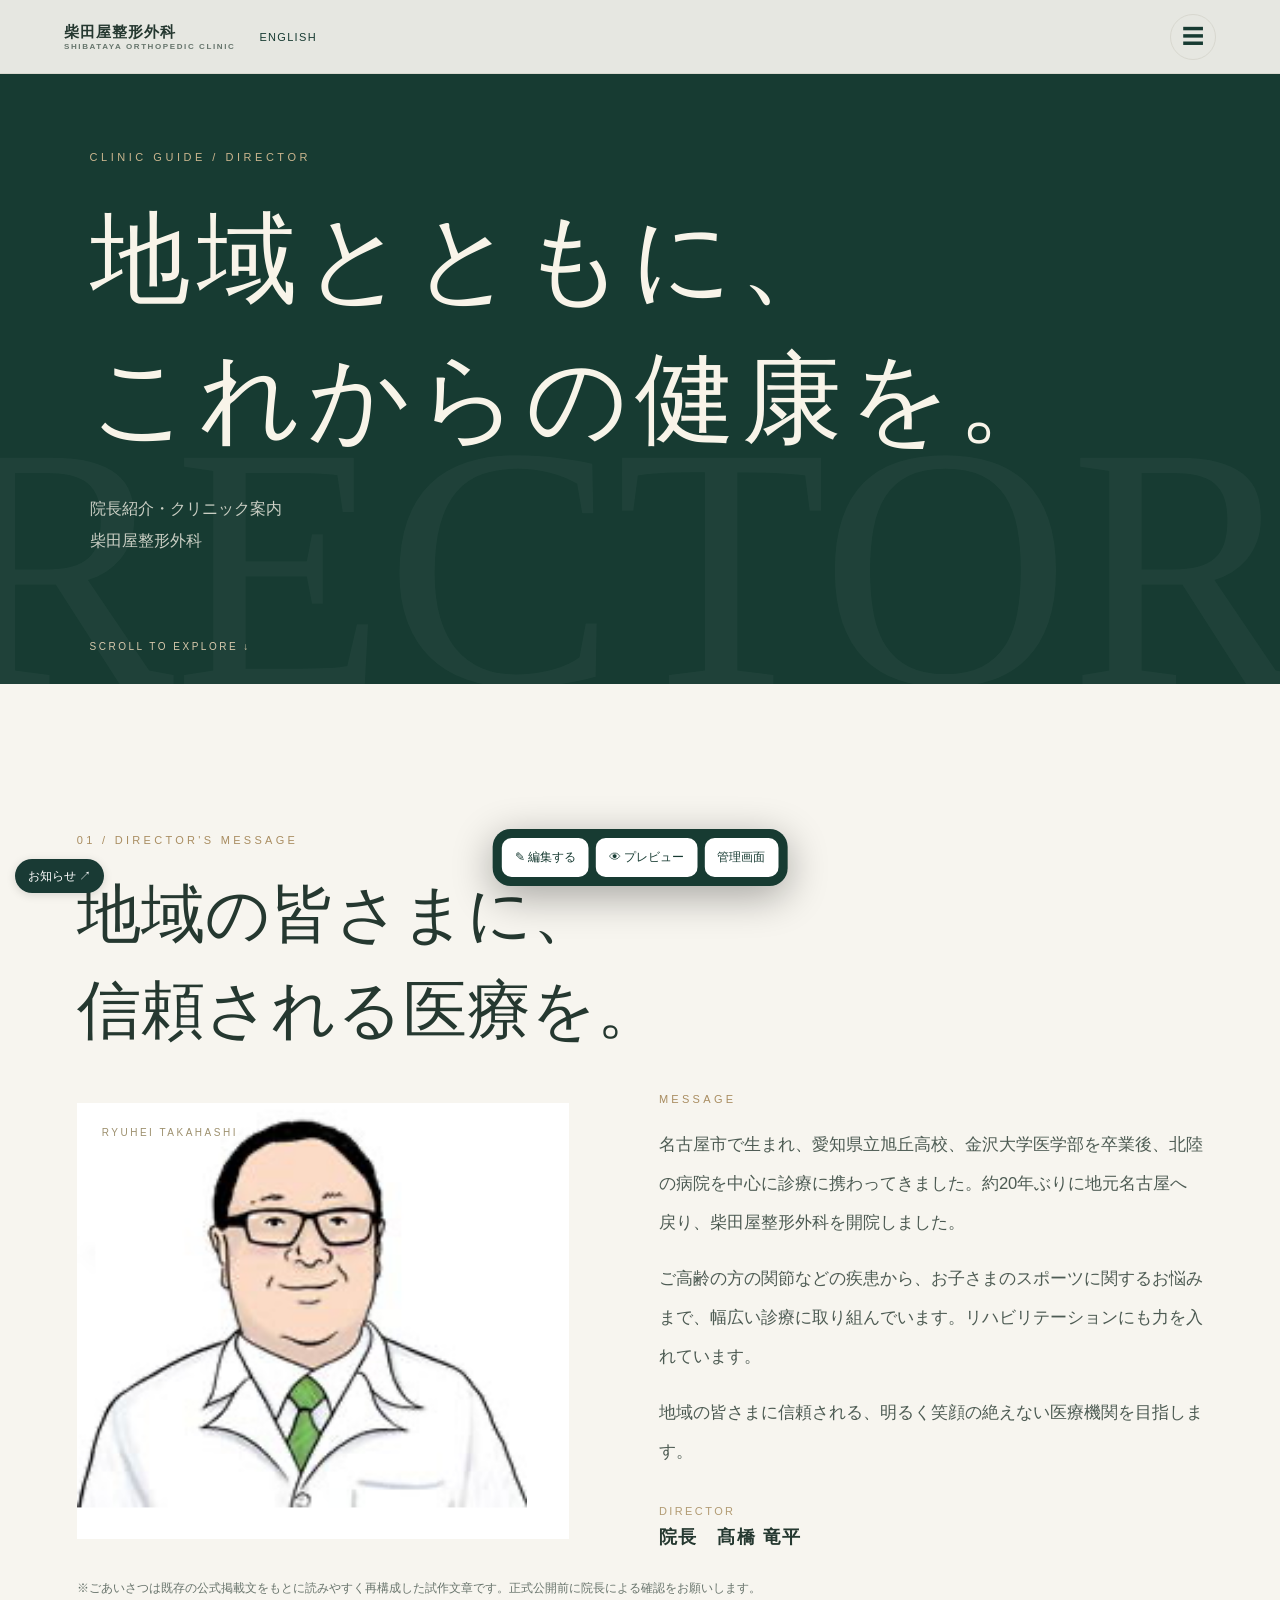
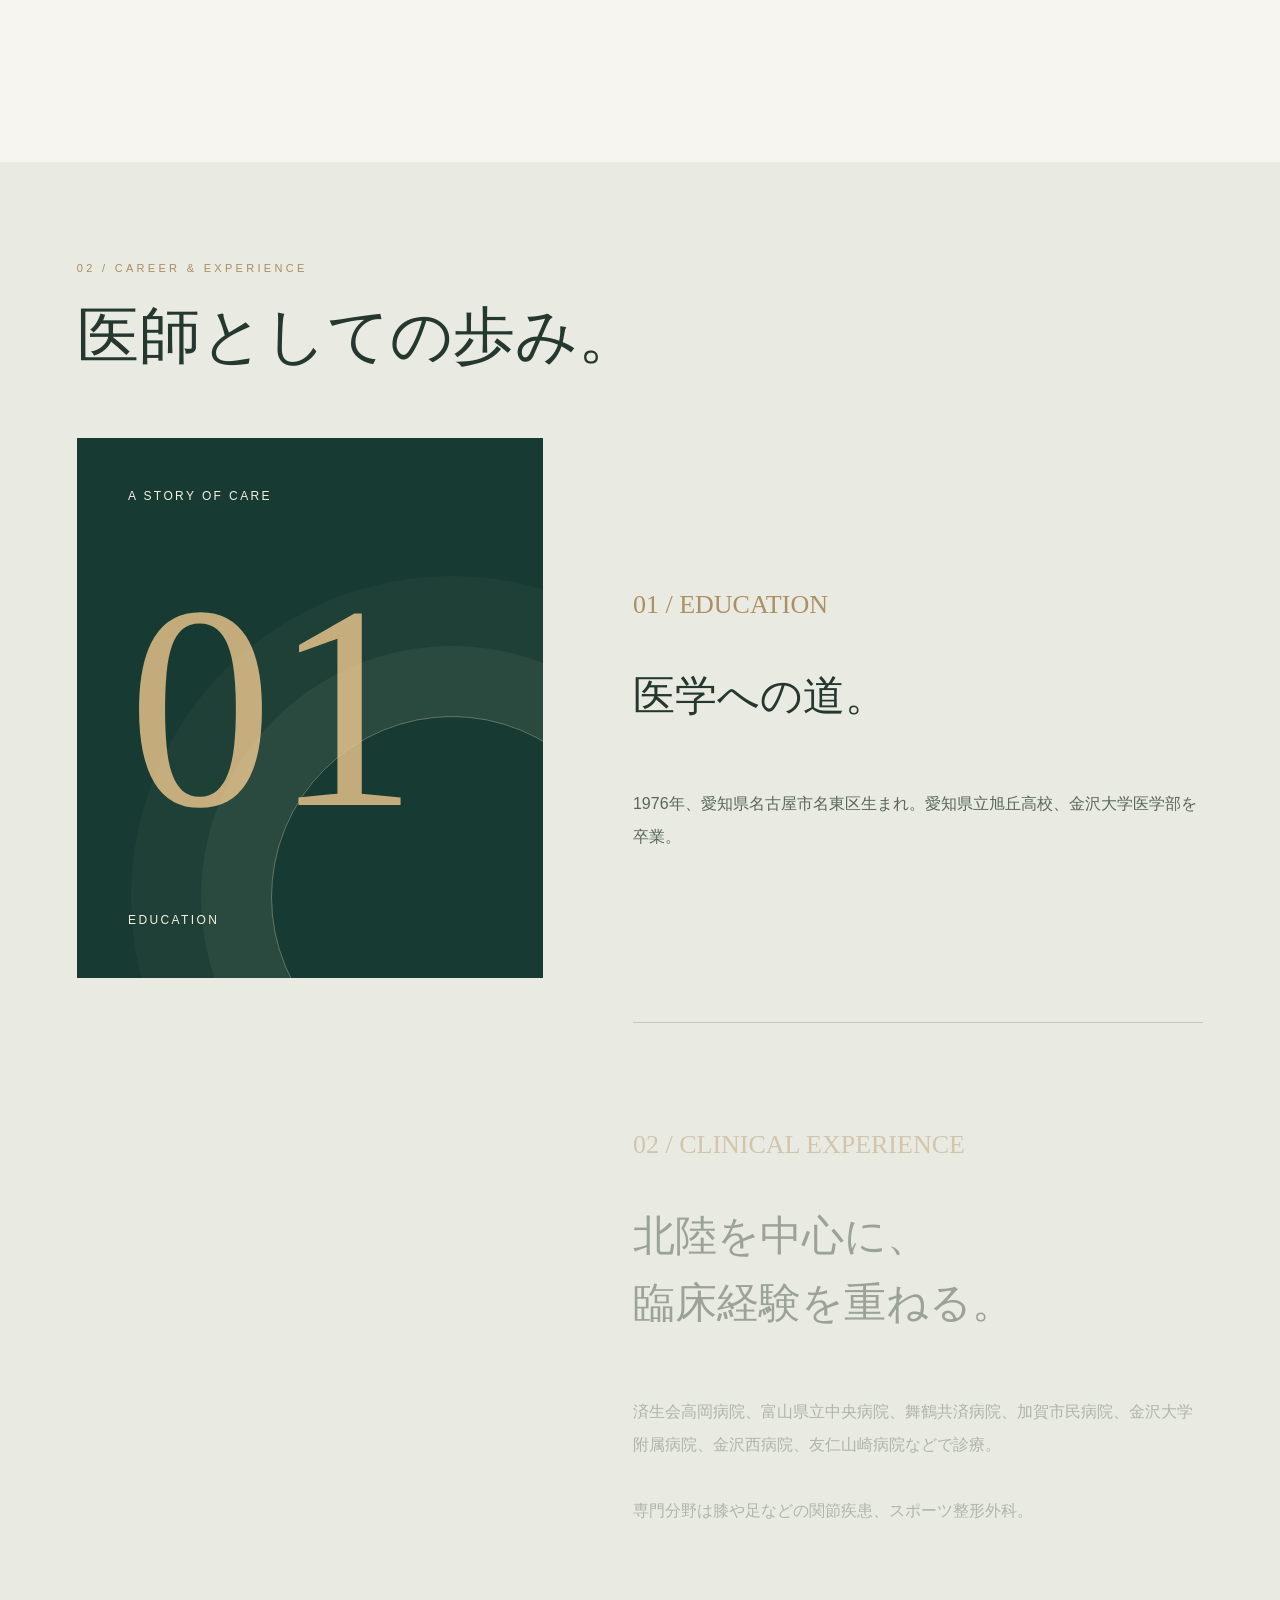
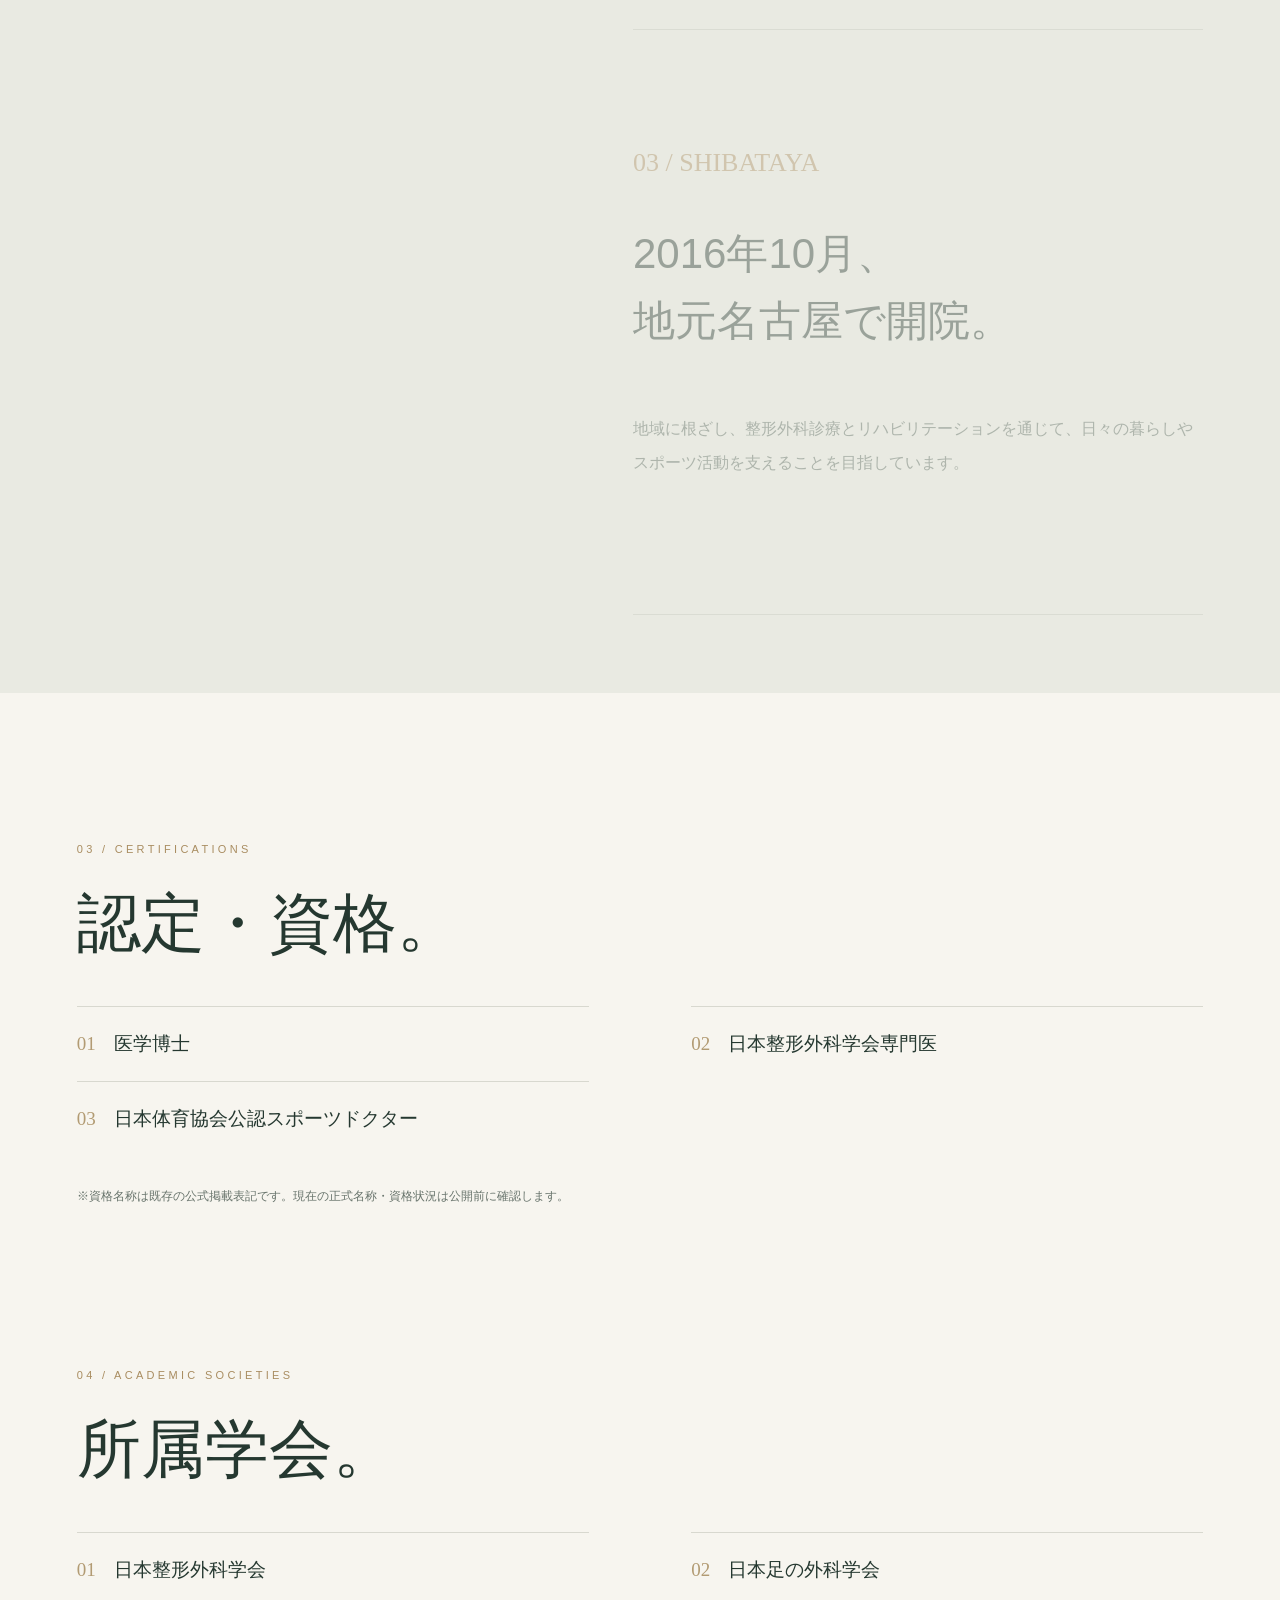
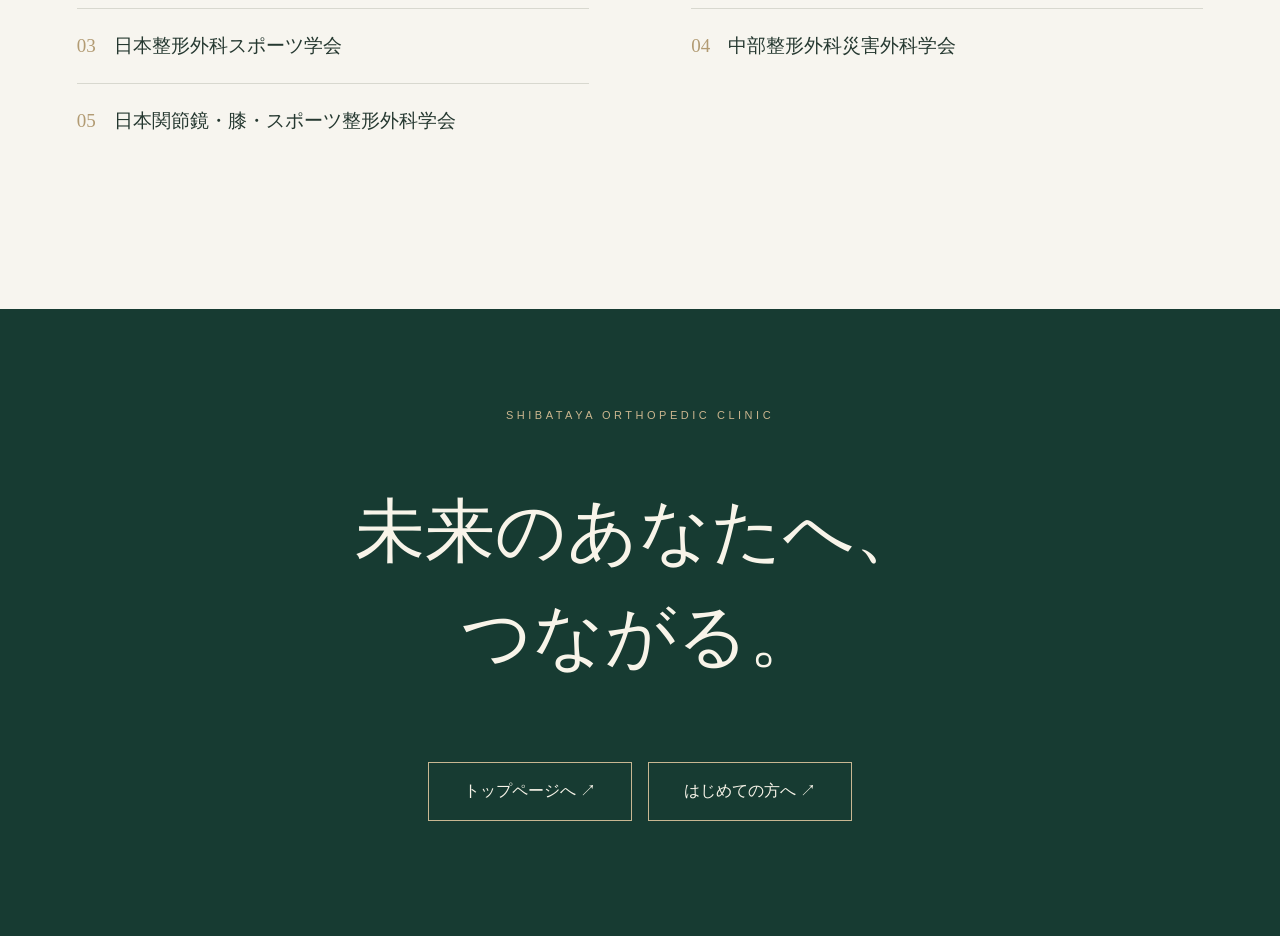
<file: clinic.html>
<!doctype html><html lang="ja"><head><meta charset="utf-8"><meta name="viewport" content="width=device-width,initial-scale=1"><meta name="theme-color" content="#f7f5ef"><title>クリニック案内・院長紹介｜柴田屋整形外科</title><style>
:root{--ivory:#f7f5ef;--green:#173b32;--gold:#b29b73;--line:#d8d8cf;--ink:#253830}*{box-sizing:border-box}html{scroll-behavior:smooth}body{margin:0;background:var(--ivory);color:var(--ink);font-family:-apple-system,BlinkMacSystemFont,'Hiragino Kaku Gothic ProN','Yu Gothic',sans-serif}a{color:inherit;text-decoration:none}button{font:inherit}header{position:fixed;inset:0 0 auto;z-index:40;height:74px;background:#f7f5efed;backdrop-filter:blur(16px);border-bottom:1px solid var(--line);display:flex;align-items:center;padding:0 max(5vw,18px);gap:18px}.brand{font-weight:750;letter-spacing:.07em;font-size:15px}.brand small{display:block;font-size:8px;letter-spacing:.2em;color:#66756c}.menu{margin-left:auto;border:1px solid var(--line);border-radius:50%;background:transparent;width:46px;height:46px;color:var(--green);font-size:22px;cursor:pointer}.nav{display:none;position:absolute;top:74px;left:0;right:0;background:var(--ivory);box-shadow:0 18px 40px #0c291e20;padding:15px 6vw;max-height:calc(100svh - 74px);overflow:auto;grid-template-columns:repeat(2,minmax(0,1fr))}.nav.open{display:grid}.nav a{padding:16px 10px;border-bottom:1px solid var(--line);font-size:13px}.lang{border:0;background:transparent;color:var(--green);font-size:11px;letter-spacing:.12em;cursor:pointer}.hero{min-height:76svh;background:var(--green);color:#f8f4e9;display:flex;align-items:center;padding:140px max(7vw,25px) 100px;position:relative;overflow:hidden}.hero:after{content:'DIRECTOR';position:absolute;right:-.06em;bottom:-.24em;font-size:clamp(120px,27vw,430px);font-family:Georgia,serif;color:#ffffff09;pointer-events:none}.eyebrow{font-size:11px;letter-spacing:.32em;color:#cbb68f}.hero h1{font-size:clamp(40px,8vw,100px);font-weight:500;letter-spacing:.07em;line-height:1.4;margin:25px 0}.hero h1 span{display:block;overflow:hidden}.hero h1 i{display:block;font-style:normal;animation:slidein 1.05s cubic-bezier(.19,1,.22,1) both}.hero h1 span:nth-child(2) i{animation-delay:.18s}@keyframes slidein{from{transform:translateY(110%);opacity:.3}to{transform:translateY(0);opacity:1}}.hero p{line-height:2;opacity:.8}.scroll{position:absolute;bottom:32px;left:7vw;font-size:10px;letter-spacing:.25em;color:#d8c9ac}.section{padding:clamp(75px,12vw,150px) max(6vw,22px);max-width:1380px;margin:auto}.kicker{font-size:11px;letter-spacing:.3em;color:#a98d61;margin-bottom:20px}.section h2{font-size:clamp(32px,5.5vw,64px);font-weight:500;line-height:1.5;margin:0 0 35px}.portrait-grid{display:grid;grid-template-columns:.95fr 1.05fr;gap:clamp(30px,7vw,110px);align-items:center}.portrait{background:#fff;min-height:430px;display:grid;place-items:end center;overflow:hidden;position:relative}.portrait img{width:100%;max-width:570px;object-fit:contain;object-position:bottom;display:block}.portrait:after{content:'RYUHEI TAKAHASHI';position:absolute;top:24px;left:25px;letter-spacing:.25em;font-size:10px;color:#9d906e}.message{font-size:clamp(14px,1.3vw,17px);line-height:2.35;color:#4d5b53}.signature{margin-top:34px;font-size:18px;font-weight:700;letter-spacing:.08em}.signature small{display:block;color:#b29b73;font-size:11px;font-weight:400;letter-spacing:.22em;margin-bottom:8px}.career{background:#e9eae2;padding:100px max(6vw,22px)}.career .inner{max-width:1250px;margin:auto}.career-story{display:grid;grid-template-columns:.9fr 1.1fr;gap:7vw;align-items:start}.career-visual{position:sticky;top:115px;height:min(60svh,570px);min-height:330px;background:var(--green);color:#f6f0e3;display:flex;flex-direction:column;justify-content:space-between;padding:clamp(24px,4vw,52px);overflow:hidden}.career-visual:after{content:'';position:absolute;width:360px;height:360px;border:1px solid #e5d7b660;border-radius:50%;right:-90px;bottom:-100px;box-shadow:0 0 0 70px #e5d7b610,0 0 0 140px #e5d7b608}.career-visual .big{font-family:Georgia,serif;font-size:clamp(130px,23vw,290px);color:#c3ab7b;line-height:1;transition:opacity .65s,transform .65s}.career-visual .caption{letter-spacing:.2em;font-size:12px}.career-step{min-height:65svh;display:flex;flex-direction:column;justify-content:center;border-bottom:1px solid #c4c9be;padding:60px 0;transition:opacity .75s,transform .75s;opacity:.4;transform:translateY(22px)}.career-step.active{opacity:1;transform:none}.career-step .number{color:#ac8f62;font-family:Georgia,serif;font-size:26px}.career-step h3{font-size:clamp(25px,3.4vw,42px);font-weight:500;line-height:1.6}.career-step p{line-height:2.1;color:#57675d}.list{display:grid;grid-template-columns:1fr 1fr;gap:0 8vw}.item{border-top:1px solid var(--line);padding:22px 0;display:flex;gap:18px;align-items:baseline;font-size:clamp(14px,1.6vw,19px);line-height:1.6}.item b{color:var(--gold);font-family:Georgia,serif;font-weight:400}.footer{background:var(--green);color:#f8f4e9;text-align:center;padding:100px 24px}.footer h2{font-size:clamp(34px,7vw,70px);font-weight:400;line-height:1.5}.footer a{display:inline-block;border:1px solid #c8b792;padding:18px 35px;margin:15px 8px}.notice{font-size:12px;color:#68746c;line-height:1.9;margin-top:28px}.fade{opacity:0;transform:translateY(30px);transition:opacity 1s ease,transform 1s cubic-bezier(.19,1,.22,1)}.fade.visible{opacity:1;transform:none}@media(max-width:750px){header{gap:8px}.brand{font-size:12px}.nav{grid-template-columns:1fr}.portrait-grid,.career-story,.list{grid-template-columns:1fr}.portrait{min-height:280px}.career-visual{position:sticky;top:74px;height:215px;min-height:215px;z-index:2;padding:22px}.career-visual .big{font-size:116px}.career-step{min-height:57svh;padding:42px 0}.hero{min-height:68svh}.section{padding:78px 22px}.career{padding:75px 22px}.portrait-grid{gap:28px}}@media(prefers-reduced-motion:reduce){*,*:before,*:after{animation:none!important;transition:none!important;scroll-behavior:auto!important}.fade,.career-step{opacity:1;transform:none}}
</style><style id="oz-edit-style">
#oz-editbar{position:fixed;bottom:12px;left:12px;right:12px;z-index:99999;display:flex;gap:7px;align-items:center;justify-content:center;flex-wrap:wrap;background:#173b32;color:#fff;padding:12px;border:1px solid #b49c70;border-radius:18px;box-shadow:0 10px 40px #0005;font:13px system-ui}#oz-editbar button{background:#f7f5ef;color:#173b32;border:0;padding:10px 13px;border-radius:10px;font-weight:700;cursor:pointer}#oz-editbar button.primary{background:#c7aa73;color:#173b32}#oz-editbar small{font-size:11px;opacity:.8}body.oz-editing [data-oz-edit]{outline:2px dashed #b49c70!important;outline-offset:4px;cursor:pointer!important;border-radius:3px}body.oz-editing [data-oz-edit]:hover{background:#b49c7022}#oz-modal{position:fixed;inset:0;z-index:100001;background:#0c1c19b9;display:none;align-items:center;justify-content:center;padding:18px;font:14px system-ui}#oz-modal.open{display:flex}#oz-dialog{width:min(600px,100%);background:#f7f5ef;color:#173b32;padding:22px;border-radius:20px;box-shadow:0 15px 60px #0006}#oz-dialog textarea{display:block;width:100%;min-height:170px;padding:14px;font:16px/1.7 system-ui;border:1px solid #b49c70;border-radius:9px;margin:15px 0;background:white;color:#173b32}#oz-dialog button{padding:11px 16px;border-radius:9px;border:1px solid #173b32;background:transparent;color:#173b32;margin-right:8px}#oz-dialog button.primary{background:#173b32;color:#fff}#oz-toast{position:fixed;top:90px;left:50%;transform:translateX(-50%);z-index:100002;background:#173b32;color:white;padding:12px 18px;border-radius:12px;font:13px system-ui;display:none;max-width:90vw;text-align:center}@media(max-width:650px){#oz-editbar{bottom:8px;left:8px;right:8px;padding:9px}#oz-editbar button{padding:9px}body.oz-editing{padding-bottom:100px}}
</style></head><body><header><a class="brand" href="index.html">柴田屋整形外科<small>SHIBATAYA ORTHOPEDIC CLINIC</small></a><button class="lang" type="button" id="lang">ENGLISH</button><button class="menu" type="button" aria-label="メニューを開く" aria-expanded="false">☰</button><nav class="nav" id="nav"><a href="index.html">トップページ</a><a href="clinic.html">クリニック案内・院長紹介</a><a href="rehabilitation.html">リハビリテーション</a><a href="modalities.html">物理療法</a><a href="exercise.html">運動療法（体操教室）</a><a href="nutrition.html">栄養相談</a><a href="dayrehab.html">通所リハビリテーション</a><a href="visit.html">はじめての方</a><a href="access.html">アクセス</a><a href="recruit.html">採用情報</a></nav></header><main><section class="hero"><div><div class="eyebrow">CLINIC GUIDE / DIRECTOR</div><h1><span><i>地域とともに、</i></span><span><i>これからの健康を。</i></span></h1><p>院長紹介・クリニック案内<br>柴田屋整形外科</p></div><div class="scroll">SCROLL TO EXPLORE ↓</div></section><section class="section"><div class="kicker fade">01 / DIRECTOR'S MESSAGE</div><h2 class="fade">地域の皆さまに、<br>信頼される医療を。</h2><div class="portrait-grid"><div class="portrait fade"><img src="director_portrait.png" alt="院長のイラスト（従来の公式サイト掲載画像から抜粋）"></div><div class="fade"><div class="kicker">MESSAGE</div><div class="message"><p>名古屋市で生まれ、愛知県立旭丘高校、金沢大学医学部を卒業後、北陸の病院を中心に診療に携わってきました。約20年ぶりに地元名古屋へ戻り、柴田屋整形外科を開院しました。</p><p>ご高齢の方の関節などの疾患から、お子さまのスポーツに関するお悩みまで、幅広い診療に取り組んでいます。リハビリテーションにも力を入れています。</p><p>地域の皆さまに信頼される、明るく笑顔の絶えない医療機関を目指します。</p></div><div class="signature"><small>DIRECTOR</small>院長　髙橋 竜平</div></div></div><p class="notice">※ごあいさつは既存の公式掲載文をもとに読みやすく再構成した試作文章です。正式公開前に院長による確認をお願いします。</p></section><section class="career"><div class="inner"><div class="kicker">02 / CAREER & EXPERIENCE</div><h2 style="font-size:clamp(32px,5vw,62px);font-weight:500;margin:0 0 60px">医師としての歩み。</h2><div class="career-story"><div class="career-visual" aria-live="polite"><div class="caption">A STORY OF CARE</div><div class="big" id="career-number">01</div><div class="caption" id="career-caption">EDUCATION</div></div><div><article class="career-step active" data-step="0"><div class="number">01 / EDUCATION</div><h3>医学への道。</h3><p>1976年、愛知県名古屋市名東区生まれ。愛知県立旭丘高校、金沢大学医学部を卒業。</p></article><article class="career-step" data-step="1"><div class="number">02 / CLINICAL EXPERIENCE</div><h3>北陸を中心に、<br>臨床経験を重ねる。</h3><p>済生会高岡病院、富山県立中央病院、舞鶴共済病院、加賀市民病院、金沢大学附属病院、金沢西病院、友仁山崎病院などで診療。</p><p>専門分野は膝や足などの関節疾患、スポーツ整形外科。</p></article><article class="career-step" data-step="2"><div class="number">03 / SHIBATAYA</div><h3>2016年10月、<br>地元名古屋で開院。</h3><p>地域に根ざし、整形外科診療とリハビリテーションを通じて、日々の暮らしやスポーツ活動を支えることを目指しています。</p></article></div></div></div></section><section class="section"><div class="kicker fade">03 / CERTIFICATIONS</div><h2 class="fade">認定・資格。</h2><div class="list"><div class="item fade"><b>01</b>医学博士</div><div class="item fade"><b>02</b>日本整形外科学会専門医</div><div class="item fade"><b>03</b>日本体育協会公認スポーツドクター</div></div><p class="notice">※資格名称は既存の公式掲載表記です。現在の正式名称・資格状況は公開前に確認します。</p></section><section class="section" style="padding-top:0"><div class="kicker fade">04 / ACADEMIC SOCIETIES</div><h2 class="fade">所属学会。</h2><div class="list"><div class="item fade"><b>01</b>日本整形外科学会</div><div class="item fade"><b>02</b>日本足の外科学会</div><div class="item fade"><b>03</b>日本整形外科スポーツ学会</div><div class="item fade"><b>04</b>中部整形外科災害外科学会</div><div class="item fade"><b>05</b>日本関節鏡・膝・スポーツ整形外科学会</div></div></section><section class="footer"><div class="eyebrow">SHIBATAYA ORTHOPEDIC CLINIC</div><h2>未来のあなたへ、<br>つながる。</h2><a href="index.html">トップページへ ↗</a><a href="visit.html">はじめての方へ ↗</a></section></main><script>
const nav=document.getElementById('nav'),btn=document.querySelector('.menu');btn.addEventListener('click',()=>{let v=nav.classList.toggle('open');btn.textContent=v?'×':'☰';btn.setAttribute('aria-expanded',v)});
const obs=new IntersectionObserver(entries=>{entries.forEach(e=>{if(e.isIntersecting)e.target.classList.add('visible')})},{threshold:.13});document.querySelectorAll('.fade').forEach(el=>obs.observe(el));
const steps=[...document.querySelectorAll('.career-step')],num=document.getElementById('career-number'),cap=document.getElementById('career-caption');let active=-1;function update(){let y=window.innerHeight*.54;let best=0,d=Infinity;steps.forEach((el,i)=>{let r=el.getBoundingClientRect(),v=Math.abs((r.top+r.bottom)/2-y);if(v<d){d=v;best=i}});if(best!==active){active=best;steps.forEach((el,i)=>el.classList.toggle('active',i===best));num.style.opacity='.2';num.style.transform='translateY(12px)';setTimeout(()=>{num.textContent=String(best+1).padStart(2,'0');cap.textContent=['EDUCATION','CLINICAL EXPERIENCE','SHIBATAYA'][best];num.style.opacity='1';num.style.transform='none'},230)}}let ticking=false;addEventListener('scroll',()=>{if(!ticking){requestAnimationFrame(()=>{update();ticking=false});ticking=true}},{passive:true});update();
const dict={"トップページ":"Home","クリニック案内・院長紹介":"Clinic & Director","リハビリテーション":"Rehabilitation","物理療法":"Physical modalities","運動療法（体操教室）":"Exercise classes","栄養相談":"Nutrition counseling","通所リハビリテーション":"Day rehabilitation","はじめての方":"First visit","アクセス":"Access","採用情報":"Careers","地域とともに、":"Together with our community,","これからの健康を。":"for healthier tomorrows.","院長紹介・クリニック案内":"Director & clinic guide","地域の皆さまに、":"Care you can trust,","信頼される医療を。":"rooted in our community.","医師としての歩み。":"A career in medicine.","認定・資格。":"Qualifications.","所属学会。":"Professional societies.","未来のあなたへ、":"Connecting today","つながる。":"to your tomorrow.","トップページへ ↗":"Back to home ↗","はじめての方へ ↗":"First visit ↗"};let saved={};document.querySelectorAll('h1 i,h2,.hero p,.nav a,.footer a').forEach(el=>{let txt=el.textContent.trim();if(dict[txt]){saved[txt]=saved[txt]||[];saved[txt].push(el)}});const langBtn=document.getElementById('lang');function setLang(en){document.documentElement.lang=en?'en':'ja';Object.entries(saved).forEach(([ja,els])=>els.forEach(el=>el.textContent=en?dict[ja]:ja));langBtn.textContent=en?'日本語':'ENGLISH';try{localStorage.setItem('shibataya_lang',en?'en':'ja')}catch(e){}}langBtn.addEventListener('click',()=>setLang(document.documentElement.lang!=='en'));try{if(localStorage.getItem('shibataya_lang')==='en')setLang(true)}catch(e){}
</script><script id="oz-edit-script">
(()=>{'use strict';
const page=location.pathname.split('/').pop()||'index.html';const key='shibataya-v30-drafts-v1';const allowed=['index.html','clinic.html'];if(!allowed.includes(page))return;
const candidates=page==='index.html'?'p.lead, p.intro, .pillar p, .service-card p, .note, .visit-card p':'p:not(.notice), .story p, .message p';
let nodes=Array.from(document.querySelectorAll(candidates)).filter(el=>el.textContent.trim().length>18&&!el.closest('header,nav,footer,#oz-editbar,#oz-modal'));
// Stable selectors are assigned by page and matching-order. Future revisions must preserve mapping.
nodes.forEach((el,i)=>el.dataset.ozEdit=page.replace('.html','')+'-text-'+i);
let draft={};try{draft=JSON.parse(localStorage.getItem(key)||'{}')}catch(e){}
const original={};nodes.forEach(el=>{const id=el.dataset.ozEdit;original[id]=el.textContent;if(typeof draft[id]==='string')el.textContent=draft[id]});
const editing=new URLSearchParams(location.search).get('edit')==='1';if(!editing)return;
const bar=document.createElement('div');bar.id='oz-editbar';bar.innerHTML='<strong>✎ Ver.30 編集デモ</strong><button id="oz-mode">👁 プレビュー</button><button id="oz-save">下書き保存</button><button id="oz-export" class="primary">変更を出力</button><button id="oz-reset">このページを戻す</button><small>※ 公開サイトは変更されません</small>';
const modal=document.createElement('div');modal.id='oz-modal';modal.innerHTML='<div id="oz-dialog"><strong>文章を編集</strong><p style="font-size:12px">文章のみ変更できます。公開前に医療情報を確認してください。</p><textarea id="oz-text"></textarea><button id="oz-cancel">キャンセル</button><button class="primary" id="oz-apply">反映する</button></div>';
const toast=document.createElement('div');toast.id='oz-toast';document.body.append(bar,modal,toast);let active=null,mode=true;document.body.classList.add('oz-editing');
const notify=(s)=>{toast.textContent=s;toast.style.display='block';setTimeout(()=>toast.style.display='none',3000)};
function persist(){try{localStorage.setItem(key,JSON.stringify(draft));notify('この端末に下書きを保存しました')}catch(e){notify('保存できません。変更を出力して保管してください')}}
function close(){modal.classList.remove('open');active=null}
nodes.forEach(el=>el.addEventListener('click',e=>{if(!mode)return;e.preventDefault();e.stopPropagation();active=el;document.getElementById('oz-text').value=el.textContent;modal.classList.add('open');document.getElementById('oz-text').focus()},true));
document.getElementById('oz-cancel').onclick=close;modal.addEventListener('click',e=>{if(e.target===modal)close()});
document.getElementById('oz-apply').onclick=()=>{if(!active)return;const id=active.dataset.ozEdit;active.textContent=document.getElementById('oz-text').value;draft[id]=active.textContent;close();notify('画面に反映しました。保存は別操作です')};
document.getElementById('oz-mode').onclick=()=>{mode=!mode;document.body.classList.toggle('oz-editing',mode);document.getElementById('oz-mode').textContent=mode?'👁 プレビュー':'✎ 編集に戻る';notify(mode?'文章をタップすると編集できます':'プレビュー中：編集枠を非表示にしました')};
document.getElementById('oz-save').onclick=persist;
document.getElementById('oz-reset').onclick=()=>{if(!confirm('このページの編集を元に戻しますか？'))return;nodes.forEach(el=>{const id=el.dataset.ozEdit;el.textContent=original[id];delete draft[id]});persist()};
document.getElementById('oz-export').onclick=()=>{const data={schema:'shibataya-content-draft-v1',page,exportedAt:new Date().toISOString(),changes:Object.fromEntries(nodes.filter(el=>draft[el.dataset.ozEdit]!==undefined).map(el=>[el.dataset.ozEdit,draft[el.dataset.ozEdit]]))};const blob=new Blob([JSON.stringify(data,null,2)],{type:'application/json'});const a=document.createElement('a');a.href=URL.createObjectURL(blob);a.download='shibataya-'+page.replace('.html','')+'-draft.json';a.click();setTimeout(()=>URL.revokeObjectURL(a.href),1000);notify('変更データを書き出しました。公開はされません')};
})();
</script><script src="direct-photo.js" defer></script><script src="news-data.js" defer></script><div style="position:fixed;bottom:15px;left:15px;z-index:50"><a href="news.html" style="background:#193a34;color:#fff;padding:10px 13px;border-radius:30px;text-decoration:none;font-size:12px;box-shadow:0 2px 10px #0002">お知らせ ↗</a></div></body></html>
</file>
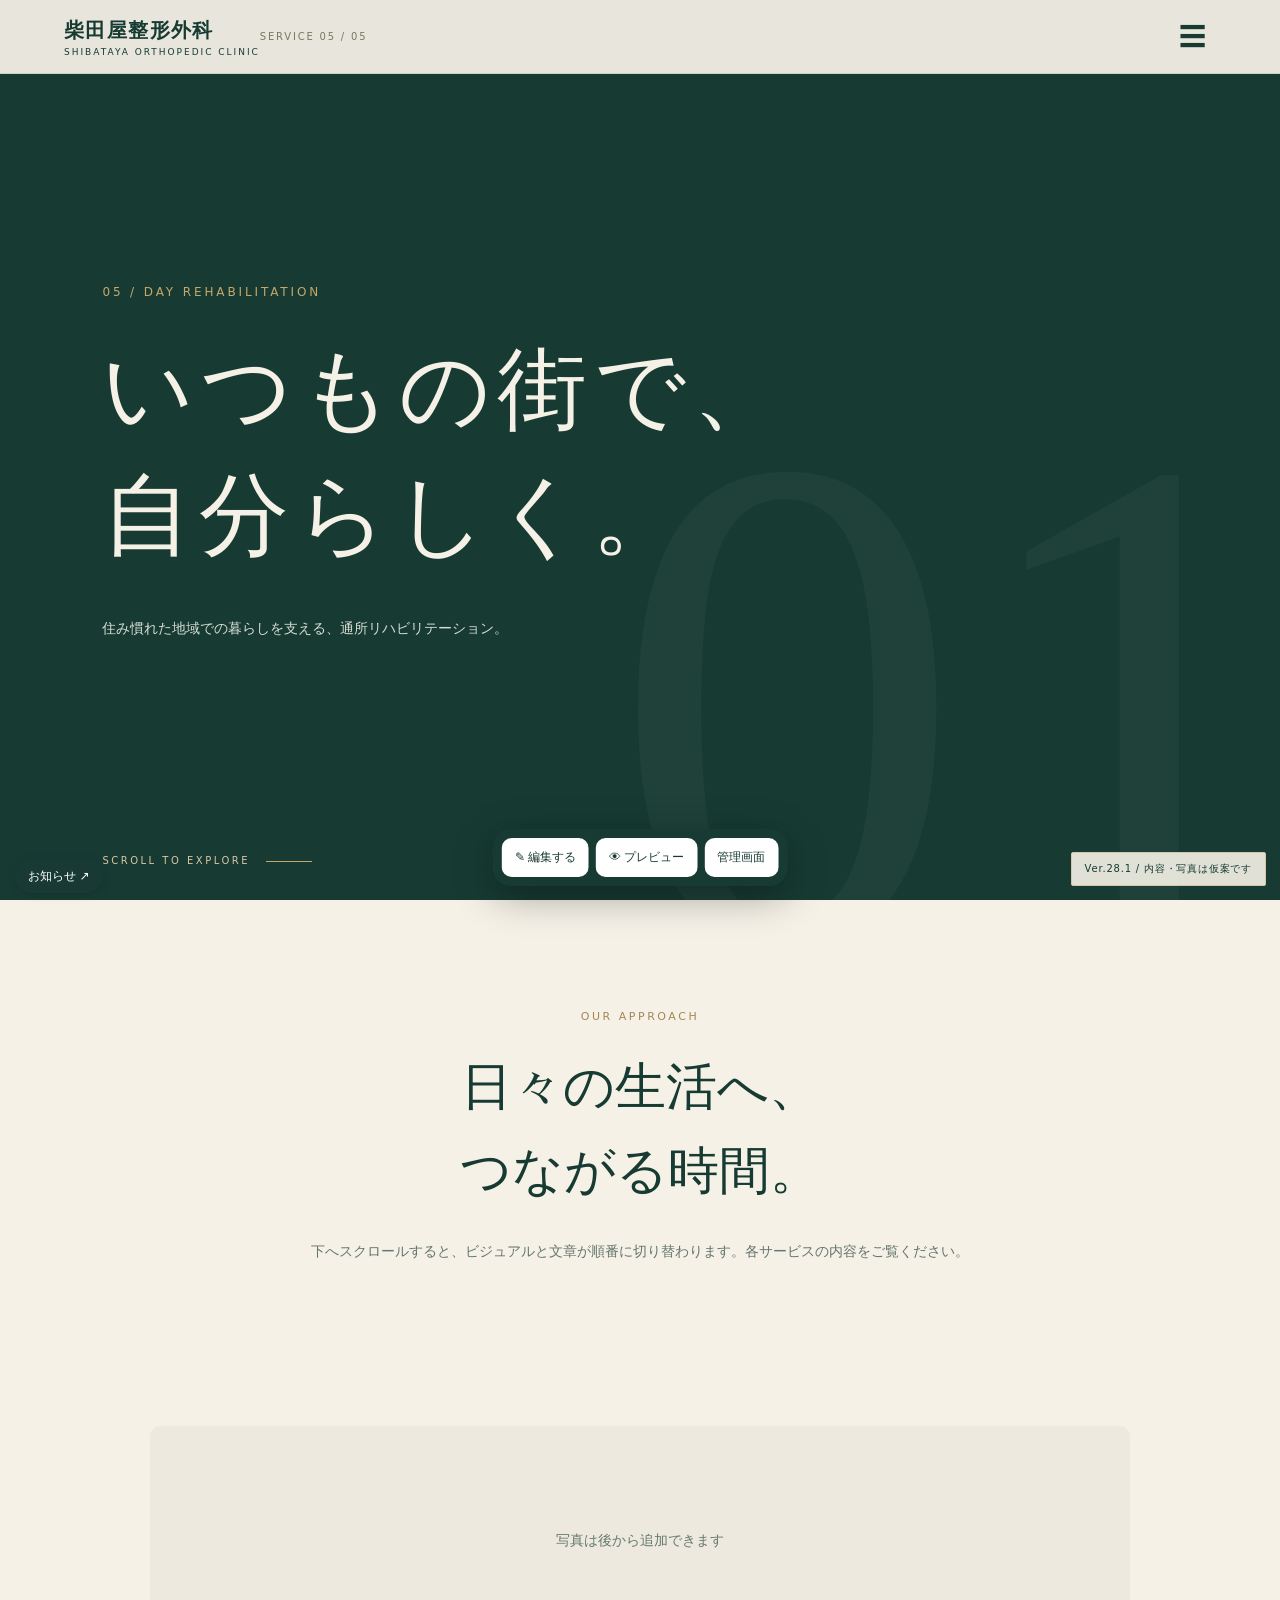
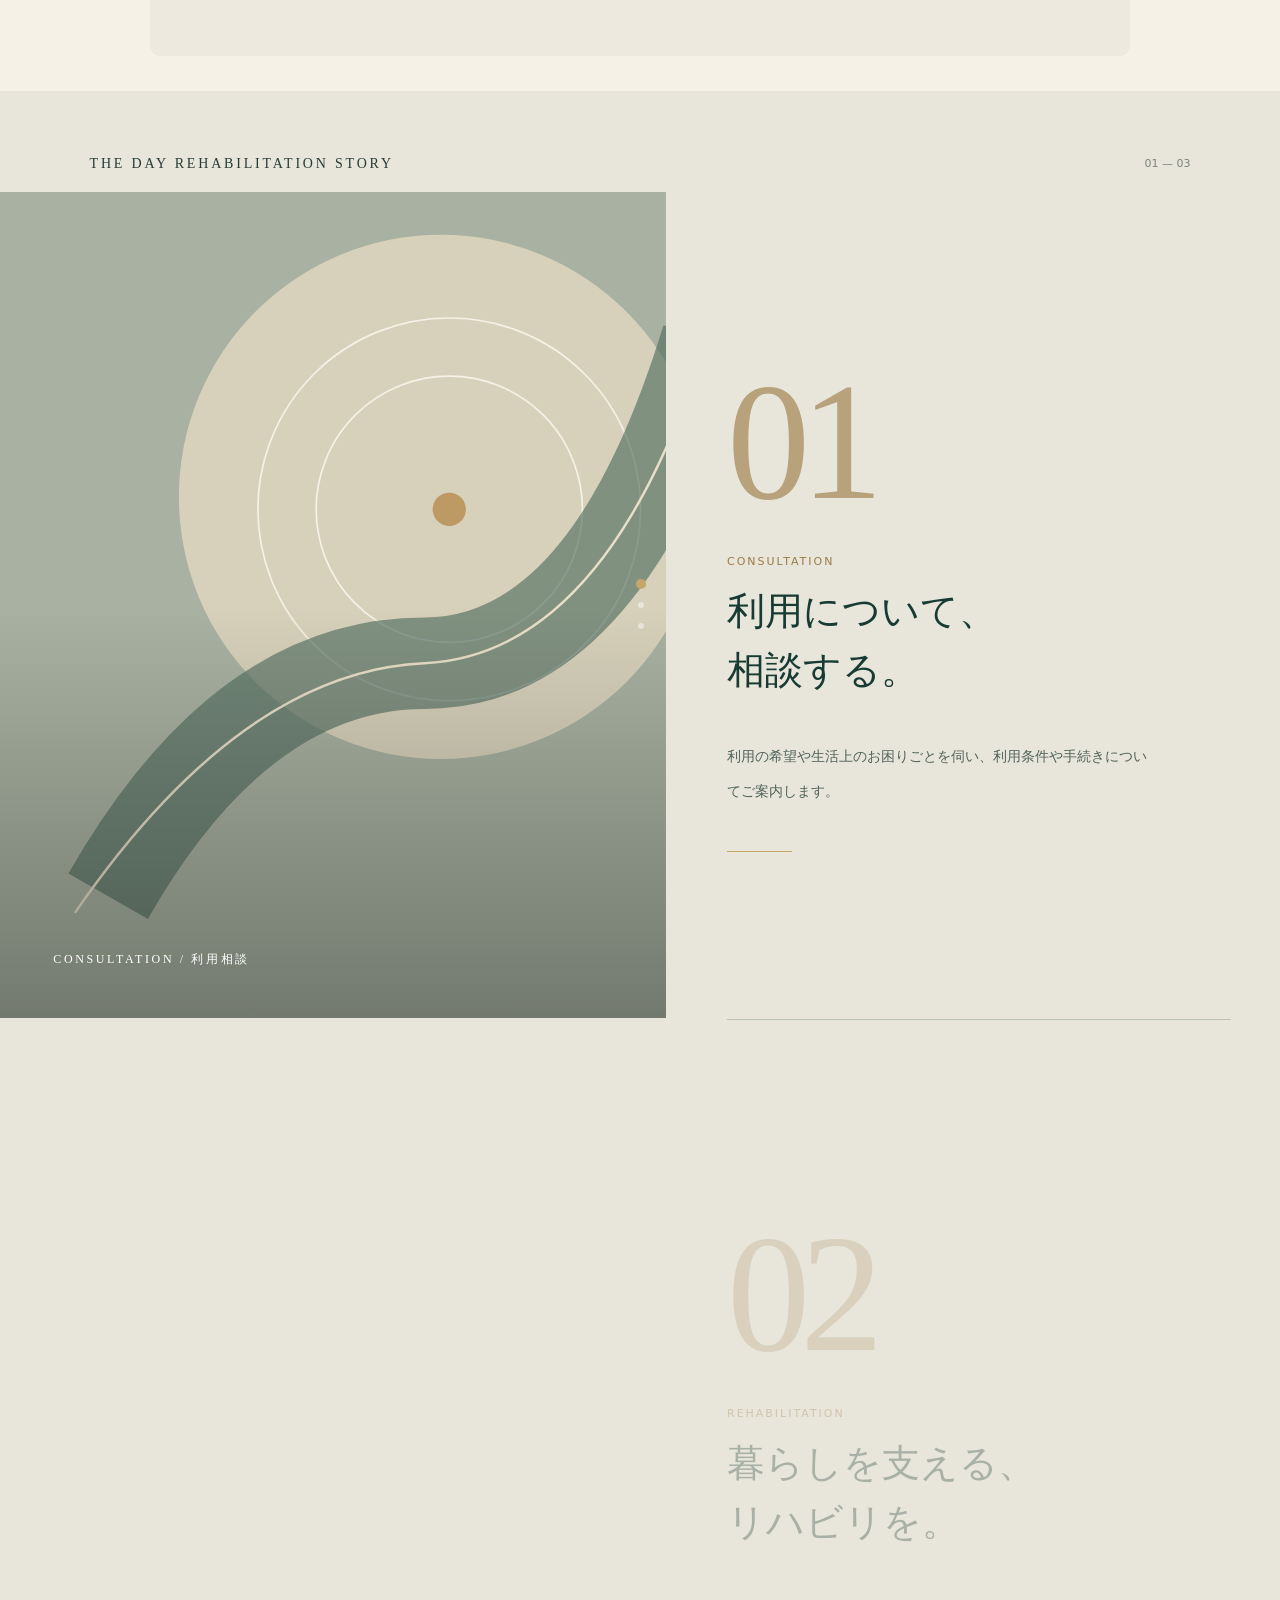
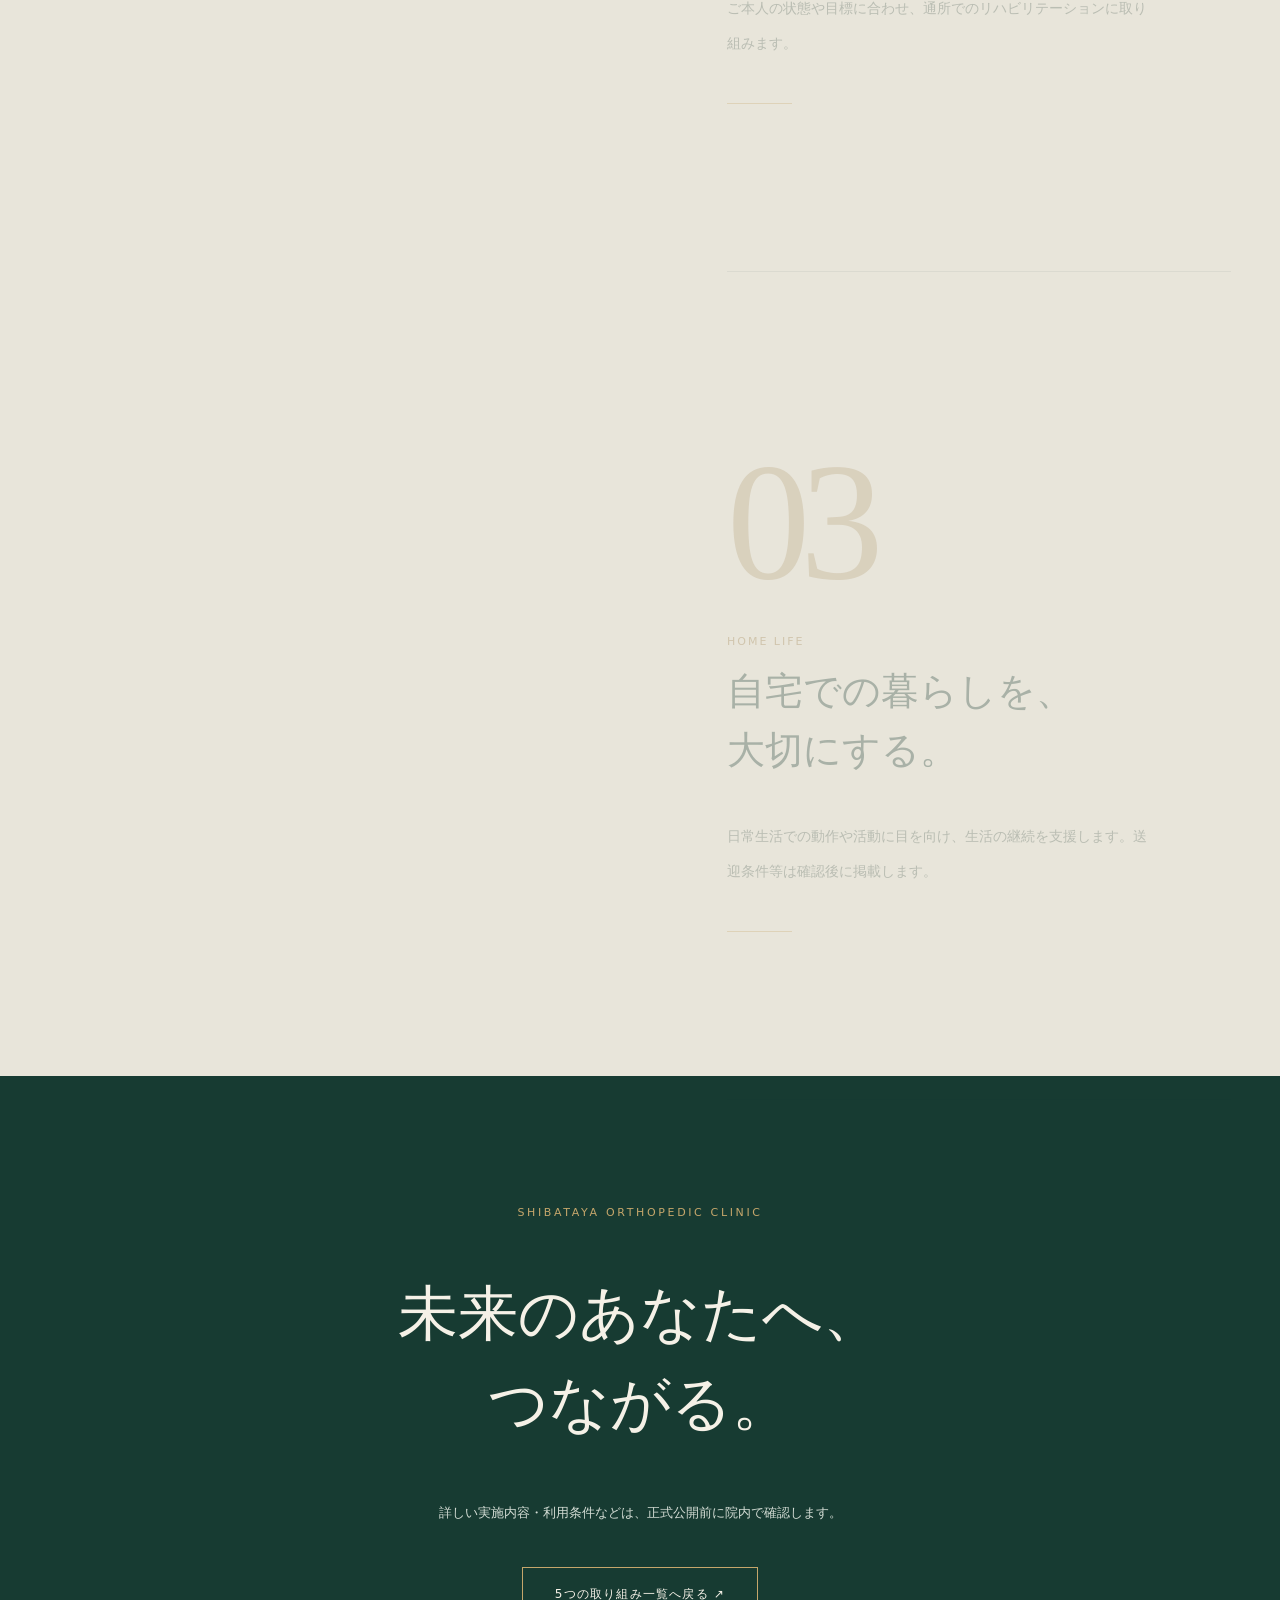
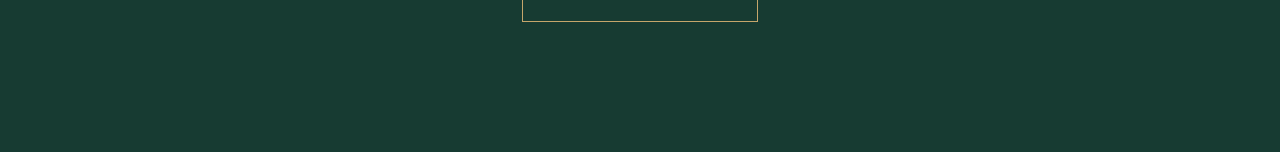
<file: dayrehab.html>
<!DOCTYPE html>

<html lang="ja"><head><meta charset="utf-8"/><meta content="width=device-width,initial-scale=1" name="viewport"/><meta content="#183c34" name="theme-color"/><title>通所リハビリテーション｜柴田屋整形外科</title><style>
:root{--green:#173b32;--dark:#102d27;--ivory:#f5f1e7;--gold:#c5a66b;--ink:#263c35}*{box-sizing:border-box}html{scroll-behavior:smooth}body{margin:0;background:var(--ivory);color:var(--ink);font-family:"Hiragino Kaku Gothic ProN","Yu Gothic",system-ui,sans-serif;-webkit-font-smoothing:antialiased}a{color:inherit}header{position:fixed;z-index:30;top:0;left:0;width:100%;height:74px;background:rgba(245,241,231,.94);backdrop-filter:blur(18px);border-bottom:1px solid rgba(23,59,50,.12);display:flex;align-items:center;justify-content:space-between;padding:0 clamp(18px,5vw,70px)}.brand{font-family:serif;font-size:20px;letter-spacing:.07em;text-decoration:none;color:var(--green);font-weight:700}.brand small{display:block;font:9px system-ui;letter-spacing:.22em;margin-top:3px}.tag{font-size:10px;letter-spacing:.18em;color:#7b795f}.hero{min-height:100svh;background:var(--green);color:var(--ivory);display:flex;align-items:center;padding:120px clamp(24px,8vw,120px) 75px;position:relative;overflow:hidden}.hero:after{content:"01";position:absolute;right:-.05em;bottom:-.22em;font:clamp(300px,55vw,950px)/1 Georgia,serif;color:rgba(255,255,255,.035);pointer-events:none}.eyebrow{color:var(--gold);letter-spacing:.24em;font-size:12px;margin-bottom:28px}.hero h1{font-family:serif;font-weight:400;line-height:1.4;letter-spacing:.075em;font-size:clamp(38px,7vw,94px);margin:0}.hero h1 span{display:block;overflow:hidden}.hero h1 i{font-style:normal;display:block;animation:slidein 1.15s cubic-bezier(.19,1,.22,1) both}.hero h1 span:nth-child(2) i{animation-delay:.2s}@keyframes slidein{from{transform:translateY(105%)}to{transform:translateY(0)}}.hero p{font-size:14px;line-height:2.4;max-width:500px;margin-top:34px;color:#d6ddd5}.scrollcue{position:absolute;bottom:34px;left:clamp(24px,8vw,120px);font-size:10px;letter-spacing:.25em;color:#d7c7a5}.scrollcue:after{content:"";display:inline-block;width:46px;height:1px;background:var(--gold);vertical-align:middle;margin-left:16px}.intro{padding:110px 7vw;text-align:center}.intro .kicker{font-size:11px;letter-spacing:.23em;color:#a48754}.intro h2{font:normal clamp(28px,4vw,52px)/1.65 Georgia,serif;color:var(--green);margin:22px 0}.intro p{line-height:2.2;font-size:14px;color:#66756e}.story{background:#e8e5da}.story-head{padding:65px 7vw 20px;display:flex;align-items:center;justify-content:space-between;gap:20px}.story-head b{font:normal 14px Georgia,serif;letter-spacing:.2em}.story-head span{font-size:11px;color:#7a837b}.story-layout{display:grid;grid-template-columns:52% 48%;align-items:start}.visual-wrap{position:sticky;top:74px;height:calc(100svh - 74px);min-height:440px;overflow:hidden;background:#173b32}.scene{position:absolute;inset:0;opacity:0;transform:scale(1.11);transition:opacity 1.05s ease,transform 1.55s cubic-bezier(.2,.7,.1,1);display:grid;place-items:center;overflow:hidden}.scene.active{opacity:1;transform:scale(1)}.scene svg{width:100%;height:100%;position:absolute;inset:0}.scene:after{content:"";position:absolute;inset:0;background:linear-gradient(180deg,transparent 50%,rgba(0,0,0,.32))}.scene-label{position:absolute;z-index:2;bottom:6%;left:8%;font:12px Georgia,serif;letter-spacing:.22em;color:white}.scene.one{background:#b9b7a5}.scene.two{background:#6c8778}.scene.three{background:#a9b0a1}.steps{padding:0 8% 0 10%}.step{min-height:92svh;display:flex;flex-direction:column;justify-content:center;border-bottom:1px solid rgba(23,59,50,.2);padding:90px 0;opacity:.3;transform:translateY(24px);transition:opacity .85s ease,transform .9s ease}.step.active{opacity:1;transform:translateY(0)}.step .num{font:normal clamp(85px,13vw,180px)/1 Georgia,serif;color:#b7a27b;letter-spacing:-.06em}.step .sub{font-size:11px;letter-spacing:.18em;color:#9b7c47;margin:30px 0 14px}.step h3{font:normal clamp(27px,3vw,43px)/1.55 Georgia,serif;color:var(--green);margin:0 0 24px}.step p{font-size:14px;line-height:2.5;color:#52645b;max-width:430px}.step .line{height:1px;width:65px;background:var(--gold);margin-top:28px}.progress{position:absolute;right:22px;top:50%;z-index:5;transform:translateY(-50%);display:grid;gap:15px}.dot{width:6px;height:6px;border-radius:100%;background:#ffffff70;transition:all .5s}.dot.active{background:var(--gold);transform:scale(1.7)}.end{padding:130px 7vw;background:var(--green);color:var(--ivory);text-align:center}.end .eyebrow{font-size:11px}.end h2{font:normal clamp(30px,5vw,60px)/1.5 Georgia,serif}.end p{font-size:13px;line-height:2.3;color:#d3dcd4}.end a{display:inline-block;text-decoration:none;border:1px solid var(--gold);padding:18px 32px;margin-top:26px;font-size:12px;letter-spacing:.1em;color:var(--ivory)}.demo{position:fixed;bottom:14px;right:14px;z-index:40;background:#f5f1e7e8;color:var(--green);font-size:10px;letter-spacing:.08em;padding:9px 13px;border:1px solid #d4c7a8;border-radius:2px}.mobile-visual{display:none}@media(max-width:760px){header{height:64px}.brand{font-size:16px}.tag{font-size:9px}.hero{padding:110px 25px 85px}.hero p{font-size:13px}.intro{padding:75px 22px}.story-head{padding:45px 24px 5px}.story-layout{display:block}.visual-wrap{position:sticky;top:64px;height:36svh;min-height:220px;z-index:3}.steps{padding:0 24px}.step{min-height:69svh;padding:55px 0 70px;justify-content:center}.step .num{font-size:85px}.step h3{font-size:28px}.step p{font-size:13px}.progress{right:15px}.scene-label{font-size:10px}.end{padding:100px 25px}.demo{bottom:8px;right:8px;font-size:9px}}@media(prefers-reduced-motion:reduce){html{scroll-behavior:auto}.hero h1 i{animation:none}.scene,.step,.dot{transition:none}}
</style><style>header .story-menu{border:0;background:transparent;color:#173b32;font-size:27px;cursor:pointer;padding:10px;margin-left:auto}.story-nav{display:none;position:absolute;top:100%;left:0;right:0;max-height:calc(100svh - 74px);overflow:auto;background:#f5f1e7;box-shadow:0 15px 30px #102d2722;padding:20px clamp(20px,5vw,70px);grid-template-columns:repeat(2,minmax(0,1fr));gap:8px}.story-nav.open{display:grid}.story-nav a{padding:15px 10px;text-decoration:none;border-bottom:1px solid #d6d4c8;font-size:13px;line-height:1.6}.story-nav a:hover{color:#aa8653}@media(max-width:760px){.story-nav{grid-template-columns:1fr;max-height:calc(100svh - 64px)}.tag{display:none}}</style></head><body><header><a class="brand" href="index.html">柴田屋整形外科<small>SHIBATAYA ORTHOPEDIC CLINIC</small></a><span class="tag">SERVICE 05 / 05</span><button aria-expanded="false" aria-label="メニューを開く" class="story-menu" type="button">☰</button><nav class="story-nav" id="story-nav"><a href="index.html">ホーム</a><a href="clinic.html">クリニック案内・院長紹介</a><a href="rehabilitation.html">リハビリテーション</a><a href="modalities.html">物理療法</a><a href="exercise.html">運動療法（体操教室）</a><a href="nutrition.html">栄養相談</a><a href="dayrehab.html">通所リハビリテーション</a><a href="visit.html">はじめての方</a><a href="access.html">アクセス</a><a href="recruit.html">採用情報</a></nav></header><main id="top"><section class="hero"><div><div class="eyebrow">05 / DAY REHABILITATION</div><h1><span><i>いつもの街で、</i></span><span><i>自分らしく。</i></span></h1><p>住み慣れた地域での暮らしを支える、通所リハビリテーション。</p></div><div class="scrollcue">SCROLL TO EXPLORE</div></section><section class="intro"><div class="kicker">OUR APPROACH</div><h2>日々の生活へ、<br/>つながる時間。</h2><p>下へスクロールすると、ビジュアルと文章が順番に切り替わります。各サービスの内容をご覧ください。</p></section><section class="story" id="story"><div class="story-head"><b>THE DAY REHABILITATION STORY</b><span>01 — 03</span></div><div class="story-layout"><div aria-label="スクロールに応じて変化する抽象イラスト" class="visual-wrap"><div class="scene one active" data-scene="0"><svg aria-hidden="true" preserveaspectratio="xMidYMid slice" viewbox="0 0 800 1000"><rect fill="#a9b2a2" height="1000" width="800"></rect><circle cx="530" cy="370" fill="#d7d1bb" r="315"></circle><circle cx="540" cy="385" fill="none" r="230" stroke="#f5f1e7" stroke-width="2"></circle><circle cx="540" cy="385" fill="none" r="160" stroke="#f5f1e7" stroke-width="2"></circle><path d="M130 850 Q290 570 510 570 T850 180" fill="none" opacity=".65" stroke="#536f61" stroke-width="110"></path><path d="M90 870 Q290 580 510 570 T850 180" fill="none" stroke="#e8dfc8" stroke-width="3"></path><circle cx="540" cy="385" fill="#bd9963" r="20"></circle></svg><div class="scene-label">CONSULTATION / 利用相談</div></div><div class="scene two" data-scene="1"><svg aria-hidden="true" preserveaspectratio="xMidYMid slice" viewbox="0 0 800 1000"><rect fill="#527567" height="1000" width="800"></rect><path d="M-100 800 Q320 140 900 500" fill="none" opacity=".65" stroke="#c4b995" stroke-width="230"></path><path d="M-100 800 Q320 140 900 500" fill="none" stroke="#f1e9d5" stroke-width="2"></path><circle cx="410" cy="440" fill="none" r="200" stroke="#e6e0cb" stroke-width="2"></circle><circle cx="410" cy="440" fill="none" r="125" stroke="#e6e0cb" stroke-width="2"></circle><path d="M410 230V650M200 440H620" stroke="#e6e0cb" stroke-width="2"></path><circle cx="410" cy="440" fill="#e5c58b" r="26"></circle></svg><div class="scene-label">REHABILITATION / 通所リハビリ</div></div><div class="scene three" data-scene="2"><svg aria-hidden="true" preserveaspectratio="xMidYMid slice" viewbox="0 0 800 1000"><rect fill="#c2c5b3" height="1000" width="800"></rect><circle cx="390" cy="410" fill="#e9e4d5" r="320"></circle><path d="M-60 1020C200 820 180 600 400 510S690 300 850 -40" fill="none" stroke="#486d5e" stroke-width="115"></path><path d="M-60 1020C200 820 180 600 400 510S690 300 850 -40" fill="none" stroke="#d6b781" stroke-width="4"></path><circle cx="400" cy="510" fill="#f4f0e7" r="28"></circle><path d="M510 240L570 180M570 180L580 245M570 180L505 175" fill="none" stroke="#ad8c57" stroke-width="5"></path></svg><div class="scene-label">HOME LIFE / 自宅での生活</div></div><div aria-hidden="true" class="progress"><span class="dot active"></span><span class="dot"></span><span class="dot"></span></div></div><div class="steps"><article class="step active" data-step="0"><div class="num">01</div><div class="sub">CONSULTATION</div><h3>利用について、<br/>相談する。</h3><p>利用の希望や生活上のお困りごとを伺い、利用条件や手続きについてご案内します。</p><div class="line"></div></article><article class="step" data-step="1"><div class="num">02</div><div class="sub">REHABILITATION</div><h3>暮らしを支える、<br/>リハビリを。</h3><p>ご本人の状態や目標に合わせ、通所でのリハビリテーションに取り組みます。</p><div class="line"></div></article><article class="step" data-step="2"><div class="num">03</div><div class="sub">HOME LIFE</div><h3>自宅での暮らしを、<br/>大切にする。</h3><p>日常生活での動作や活動に目を向け、生活の継続を支援します。送迎条件等は確認後に掲載します。</p><div class="line"></div></article></div></div></section><section class="end"><div class="eyebrow">SHIBATAYA ORTHOPEDIC CLINIC</div><h2>未来のあなたへ、<br/>つながる。</h2><p>詳しい実施内容・利用条件などは、正式公開前に院内で確認します。</p><a href="index.html#services">5つの取り組み一覧へ戻る ↗</a></section></main><div class="demo">Ver.28.1 / 内容・写真は仮案です</div><script>
(()=>{'use strict';const steps=[...document.querySelectorAll('[data-step]')],scenes=[...document.querySelectorAll('[data-scene]')],dots=[...document.querySelectorAll('.dot')];let current=-1;function activate(n){if(n===current)return;current=n;steps.forEach((el,i)=>el.classList.toggle('active',i===n));scenes.forEach((el,i)=>el.classList.toggle('active',i===n));dots.forEach((el,i)=>el.classList.toggle('active',i===n))}function update(){const target=window.innerHeight*.66;let best=0,dist=Infinity;steps.forEach((el,i)=>{const r=el.getBoundingClientRect();const mid=(r.top+r.bottom)/2;const d=Math.abs(mid-target);if(d<dist){dist=d;best=i}});activate(best)}let scheduled=false;function onScroll(){if(scheduled)return;scheduled=true;requestAnimationFrame(()=>{scheduled=false;update()})}window.addEventListener('scroll',onScroll,{passive:true});window.addEventListener('resize',onScroll);update()})();
</script><script>document.querySelector('.story-menu').addEventListener('click',function(){const nav=document.querySelector('.story-nav');const opened=nav.classList.toggle('open');this.setAttribute('aria-expanded',String(opened));this.textContent=opened?'×':'☰'});</script><script src="direct-photo.js" defer></script><script src="news-data.js" defer></script><div style="position:fixed;bottom:15px;left:15px;z-index:50"><a href="news.html" style="background:#193a34;color:#fff;padding:10px 13px;border-radius:30px;text-decoration:none;font-size:12px;box-shadow:0 2px 10px #0002">お知らせ ↗</a></div></body></html>
</file>
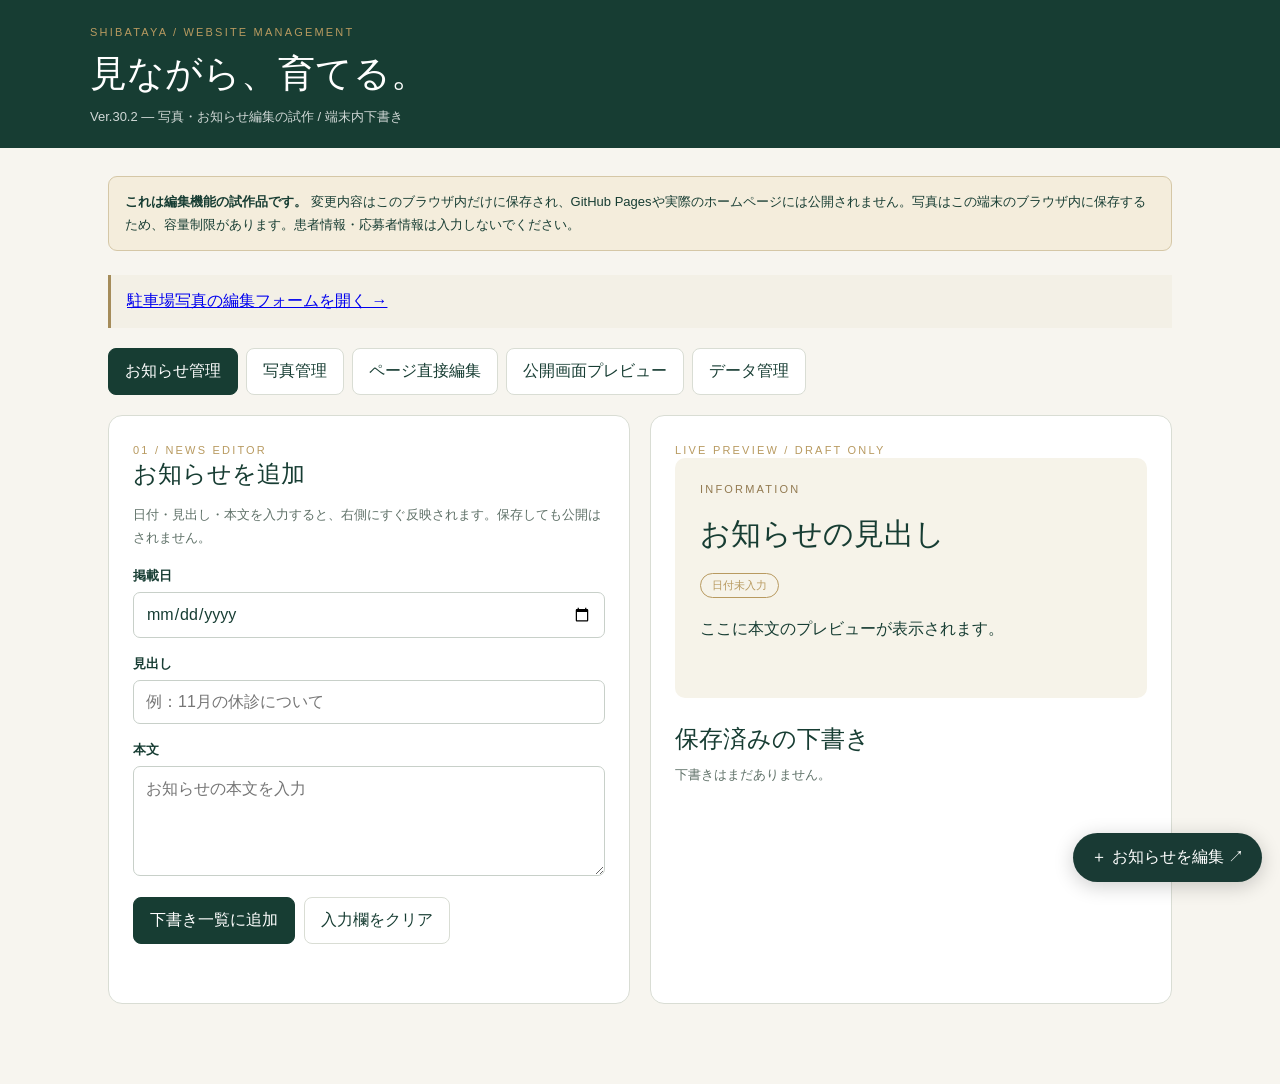
<file: editor.html>
<!doctype html><html lang="ja"><head><meta charset="utf-8"><meta name="viewport" content="width=device-width,initial-scale=1"><title>Ver.30.2 編集管理 | 柴田屋整形外科</title><style>
:root{--g:#173d33;--gold:#b89a60;--ivory:#f7f5ef;--line:#d9ddd4}*{box-sizing:border-box}body{margin:0;background:var(--ivory);color:var(--g);font-family:-apple-system,BlinkMacSystemFont,'Noto Sans JP',sans-serif}button,input,textarea{font:inherit}button{cursor:pointer}header{background:var(--g);color:#fff;padding:22px 20px}header>div,main{max-width:1100px;margin:auto}small,.eyebrow{font-size:11px;letter-spacing:.2em;color:var(--gold)}header h1{font-size:clamp(23px,4vw,37px);font-weight:500;margin:9px 0}.sub{opacity:.8;font-size:13px}main{padding:28px 18px 80px}.banner{border:1px solid #d5c7a6;background:#f4eddc;padding:13px 16px;font-size:13px;line-height:1.8;border-radius:9px;margin-bottom:24px}.tabs{display:flex;gap:8px;flex-wrap:wrap;margin:20px 0}.tabs button,.actions button,.smallbtn{padding:12px 16px;border-radius:8px;border:1px solid var(--line);background:#fff;color:var(--g)}.tabs button.active,.actions .primary,.smallbtn.primary{background:var(--g);color:white;border-color:var(--g)}section.panel{display:none}section.panel.active{display:block}.cols{display:grid;grid-template-columns:minmax(0,1fr) minmax(0,1fr);gap:20px}.surface{background:white;border:1px solid var(--line);border-radius:14px;padding:24px;min-width:0}.surface h2{font-weight:500;font-size:24px;margin:0 0 8px}.hint{font-size:13px;line-height:1.8;color:#5f7168}label{display:block;font-size:13px;margin:17px 0 7px;font-weight:600}input[type=text],input[type=date],textarea{width:100%;padding:12px;border:1px solid #c8d0c9;border-radius:7px;background:white;color:var(--g)}textarea{min-height:110px;resize:vertical}input[type=file]{max-width:100%;font-size:13px}.actions{display:flex;flex-wrap:wrap;gap:9px;margin-top:17px}.preview{background:#f6f3e9;border-radius:10px;min-height:240px;padding:25px;overflow-wrap:anywhere}.preview .label{font-size:11px;letter-spacing:.2em;color:#927a51}.preview h3{font-family:Georgia,serif;font-weight:400;font-size:30px;line-height:1.4;margin:18px 0}.preview p{line-height:1.9;white-space:pre-wrap}.preview img{display:block;width:100%;max-height:290px;object-fit:cover;border-radius:9px;margin:16px 0}.placeholder{height:180px;display:grid;place-items:center;border:1px dashed #b4c0b5;color:#75837b;border-radius:9px;margin:15px 0}.item{padding:14px 0;border-bottom:1px solid var(--line)}.item:last-child{border:0}.item button{float:right}.muted{font-size:12px;color:#65786e}.links a{display:block;background:white;border:1px solid var(--line);border-radius:9px;padding:18px;color:var(--g);text-decoration:none;margin:10px 0}.status{min-height:23px;font-size:13px;color:#496b4e;margin-top:12px}.pill{display:inline-block;border:1px solid var(--gold);color:var(--gold);border-radius:30px;padding:4px 11px;font-size:11px}#publicPreview{width:100%;height:550px;border:1px solid var(--line);border-radius:8px;background:white}.switches{display:flex;gap:8px;margin:15px 0}.switches button{border:1px solid var(--line);border-radius:8px;background:white;padding:9px 15px}#previewWrap{display:flex;justify-content:center}.footnote{font-size:12px;line-height:1.8;color:#64776b;margin-top:25px}@media(max-width:750px){.cols{grid-template-columns:1fr}.surface{padding:18px}header{padding:18px}.preview h3{font-size:26px}}
</style></head><body><header><div><small>SHIBATAYA / WEBSITE MANAGEMENT</small><h1>見ながら、育てる。</h1><div class="sub">Ver.30.2 — 写真・お知らせ編集の試作 / 端末内下書き</div></div></header><main><div class="banner"><b>これは編集機能の試作品です。</b> 変更内容はこのブラウザ内だけに保存され、GitHub Pagesや実際のホームページには公開されません。写真はこの端末のブラウザ内に保存するため、容量制限があります。患者情報・応募者情報は入力しないでください。</div>
<p style="padding:16px;background:#f3f0e6;border-left:3px solid #a58c5a"><a href="access.html?edit=1">駐車場写真の編集フォームを開く →</a></p><div class="tabs" role="tablist"><button class="active" data-tab="news">お知らせ管理</button><button data-tab="photos">写真管理</button><button data-tab="pages">ページ直接編集</button><button data-tab="preview">公開画面プレビュー</button><button data-tab="data">データ管理</button></div>
<section id="news" class="panel active"><div class="cols"><div class="surface"><small>01 / NEWS EDITOR</small><h2>お知らせを追加</h2><p class="hint">日付・見出し・本文を入力すると、右側にすぐ反映されます。保存しても公開はされません。</p><label for="date">掲載日</label><input id="date" type="date"><label for="headline">見出し</label><input id="headline" type="text" maxlength="120" placeholder="例：11月の休診について"><label for="bodytext">本文</label><textarea id="bodytext" placeholder="お知らせの本文を入力"></textarea><div class="actions"><button class="primary" id="addNews">下書き一覧に追加</button><button id="clearNews">入力欄をクリア</button></div><div class="status" id="newsStatus" aria-live="polite"></div></div><div class="surface"><small>LIVE PREVIEW / DRAFT ONLY</small><div class="preview"><div class="label">INFORMATION</div><h3 id="newsHeadPreview">お知らせの見出し</h3><span class="pill" id="newsDatePreview">日付未入力</span><p id="newsBodyPreview">ここに本文のプレビューが表示されます。</p></div><h2 style="margin-top:25px">保存済みの下書き</h2><div id="newsList" class="hint"></div></div></div></section>
<section id="photos" class="panel"><div class="cols"><div class="surface"><small>02 / PHOTO EDITOR</small><h2>写真を差し替える</h2><p class="hint">後から写真を入れる想定で、登録先・写真・説明を編集します。写真がなくても枠は維持されます。</p><label for="photoSlot">写真の登録先</label><select id="photoSlot" style="width:100%;padding:12px;border:1px solid #c8d0c9;border-radius:7px;background:white"><option value="top">トップページ / メイン写真</option><option value="clinic">院長紹介 / 院内写真</option><option value="rehab">リハビリテーション</option><option value="modalities">物理療法</option><option value="exercise">運動療法</option><option value="nutrition">栄養相談</option><option value="dayrehab">通所リハビリテーション</option></select><label for="photoFile">写真を選択</label><input id="photoFile" type="file" accept="image/png,image/jpeg,image/webp"><p class="muted">JPEG / PNG / WebP。端末内保存用に長辺1200pxまで縮小します。</p><label for="photoAlt">写真の説明（代替テキスト）</label><input id="photoAlt" type="text" maxlength="160" placeholder="例：明るいリハビリ室の様子"><div class="actions"><button class="primary" id="savePhoto">写真を下書き保存</button><button id="removePhoto">この登録先の写真を削除</button></div><div class="status" id="photoStatus" aria-live="polite"></div></div><div class="surface"><small>PHOTO PREVIEW</small><div class="preview"><div class="label" id="photoTitle">トップページ / メイン写真</div><div id="photoPreview" class="placeholder">写真はまだ登録されていません</div><p class="hint" id="altPreview">説明文は未登録です。</p></div></div></div></section>
<section id="pages" class="panel"><div class="surface"><small>03 / DIRECT EDIT</small><h2>文章を直接編集する</h2><p class="hint">Ver.30.0の文章タップ編集に加え、写真を直接タップして差し替えできます。各ページを開いたら文章をタップし、プレビューと下書き保存を試してください。</p><div class="links"><a href="index.html?edit=1">01 トップページを編集 →</a><a href="clinic.html?edit=1">02 院長紹介を編集 →</a><a href="rehabilitation.html?edit=1">03 リハビリテーションの写真を編集 →</a><a href="modalities.html?edit=1">04 物理療法の写真を編集 →</a><a href="exercise.html?edit=1">05 運動療法の写真を編集 →</a><a href="nutrition.html?edit=1">06 栄養相談の写真を編集 →</a><a href="dayrehab.html?edit=1">07 通所リハビリの写真を編集 →</a></div><p class="hint">写真は各ページの画像を直接タップして変更できます。変更はこの端末の下書きとしてページ上に表示されますが、公開サイトには反映されません。</p></div></section>
<section id="preview" class="panel"><div class="surface"><small>04 / PUBLIC VIEW</small><h2>現在のホームページを確認</h2><p class="hint">編集ボタンのない既存ページを表示します。ここにはまだ写真の下書きは同じブラウザのプレビューにも表示されます。お知らせの下書きはまだ公開ページに反映されません。</p><div class="switches"><button id="mobileView">📱 スマホ幅</button><button id="desktopView">💻 PC幅</button></div><div id="previewWrap"><iframe id="publicPreview" title="既存サイトのプレビュー" src="index.html" loading="lazy"></iframe></div></div></section>
<section id="data" class="panel"><div class="surface"><small>05 / DRAFT DATA</small><h2>下書きを持ち出す</h2><p class="hint">写真とお知らせの下書きをJSONファイルとして保存・復元できます。Ver.30.0の各ページの文章下書きは別管理です。ファイルの読み込みはこの画面の下書きを上書きします。</p><div class="actions"><button class="primary" id="exportData">写真・お知らせの下書きを書き出す</button><label style="margin:0">JSONを読み込む <input id="importData" type="file" accept="application/json,.json"></label><button id="resetData">写真・お知らせを初期化</button></div><div class="status" id="dataStatus" aria-live="polite"></div><p class="footnote">重要：画像を含むJSONはサイズが大きくなることがあります。iPhoneのブラウザ保存領域が消去されると下書きが失われるため、適宜書き出して保管してください。公開機能・認証・複数端末同期は未実装です。</p></div></section>
</main><script>
(()=>{'use strict';const KEY='shibataya-v301-content';const $=id=>document.getElementById(id);const slots={top:'トップページ / メイン写真',clinic:'院長紹介 / 院内写真',rehab:'リハビリテーション',modalities:'物理療法',exercise:'運動療法',nutrition:'栄養相談',dayrehab:'通所リハビリテーション'};let state={schema:1,news:[],photos:{}};try{const v=JSON.parse(localStorage.getItem(KEY)||'null');if(v&&v.schema===1&&Array.isArray(v.news)&&v.photos&&typeof v.photos==='object')state=v}catch(e){}const status=(id,msg)=>$(id).textContent=msg;const persist=()=>{try{localStorage.setItem(KEY,JSON.stringify(state));return true}catch(e){return false}};
document.querySelectorAll('[data-tab]').forEach(b=>b.addEventListener('click',()=>{document.querySelectorAll('[data-tab]').forEach(x=>x.classList.toggle('active',x===b));document.querySelectorAll('.panel').forEach(p=>p.classList.toggle('active',p.id===b.dataset.tab))}));
function previewNews(){ $('newsHeadPreview').textContent=$('headline').value||'お知らせの見出し';$('newsDatePreview').textContent=$('date').value||'日付未入力';$('newsBodyPreview').textContent=$('bodytext').value||'ここに本文のプレビューが表示されます。'}['date','headline','bodytext'].forEach(id=>$(id).addEventListener('input',previewNews));
function renderNews(){const root=$('newsList');root.replaceChildren();if(!state.news.length){root.textContent='下書きはまだありません。';return}state.news.forEach(item=>{const d=document.createElement('div');d.className='item';const b=document.createElement('button');b.className='smallbtn';b.textContent='削除';b.onclick=()=>{if(!confirm('この下書きを削除しますか？'))return;state.news=state.news.filter(x=>x.id!==item.id);persist();renderNews()};const date=document.createElement('div');date.className='muted';date.textContent=item.date;const h=document.createElement('strong');h.textContent=item.title;const p=document.createElement('p');p.textContent=item.body;p.style.whiteSpace='pre-wrap';d.append(b,date,h,p);root.append(d)})}
$('addNews').onclick=()=>{const title=$('headline').value.trim();if(!title){status('newsStatus','見出しを入力してください。');return}state.news.unshift({id:String(Date.now())+'-'+Math.floor(Math.random()*10000),date:$('date').value,title,body:$('bodytext').value});if(!persist()){state.news.shift();status('newsStatus','保存容量が不足しています。');return}renderNews();status('newsStatus','下書きに保存しました（公開はされません）。')};$('clearNews').onclick=()=>{['date','headline','bodytext'].forEach(id=>$(id).value='');previewNews()};
function renderPhoto(){const k=$('photoSlot').value;const p=state.photos[k];$('photoTitle').textContent=slots[k];$('photoAlt').value=p?.alt||'';const root=$('photoPreview');root.replaceChildren();if(p?.src){root.className='';const im=document.createElement('img');im.src=p.src;im.alt=p.alt||'';root.append(im)}else{root.className='placeholder';root.textContent='写真はまだ登録されていません'}$('altPreview').textContent=p?.alt||'説明文は未登録です。'}$('photoSlot').onchange=()=>{$('photoFile').value='';renderPhoto()};
function resizeFile(file){return new Promise((resolve,reject)=>{if(!['image/jpeg','image/png','image/webp'].includes(file.type)){reject(new Error('JPEG・PNG・WebPを選んでください'));return}const reader=new FileReader();reader.onerror=()=>reject(new Error('読み込み失敗'));reader.onload=()=>{const im=new Image();im.onerror=()=>reject(new Error('画像を開けません'));im.onload=()=>{const scale=Math.min(1,1200/Math.max(im.width,im.height));const c=document.createElement('canvas');c.width=Math.round(im.width*scale);c.height=Math.round(im.height*scale);c.getContext('2d').drawImage(im,0,0,c.width,c.height);resolve(c.toDataURL('image/jpeg',.78))};im.src=reader.result};reader.readAsDataURL(file)})}
$('savePhoto').onclick=async()=>{const k=$('photoSlot').value;const file=$('photoFile').files[0];let src=state.photos[k]?.src||'';try{if(file)src=await resizeFile(file);if(!src){status('photoStatus','先に写真を選択してください。');return}const before=state.photos[k];state.photos[k]={src,alt:$('photoAlt').value.trim()};if(!persist()){if(before)state.photos[k]=before;else delete state.photos[k];status('photoStatus','ブラウザの保存容量が不足しています。小さい写真を試してください。');return}renderPhoto();$('photoFile').value='';status('photoStatus','写真の下書きを保存しました（公開はされません）。')}catch(e){status('photoStatus',e.message)}};$('removePhoto').onclick=()=>{if(!confirm('この登録先の写真を削除しますか？'))return;delete state.photos[$('photoSlot').value];persist();renderPhoto();status('photoStatus','下書きから削除しました。')};
$('mobileView').onclick=()=>$('publicPreview').style.maxWidth='390px';$('desktopView').onclick=()=>$('publicPreview').style.maxWidth='100%';
$('exportData').onclick=()=>{const blob=new Blob([JSON.stringify(state,null,2)],{type:'application/json'});const a=document.createElement('a');const url=URL.createObjectURL(blob);a.href=url;a.download='shibataya-v30-1-draft.json';a.click();setTimeout(()=>URL.revokeObjectURL(url),3000);status('dataStatus','JSONを書き出しました。')};$('importData').onchange=async e=>{const f=e.target.files[0];if(!f)return;try{const d=JSON.parse(await f.text());if(d.schema!==1||!Array.isArray(d.news)||!d.photos||typeof d.photos!=='object')throw Error('形式が異なります');if(!confirm('現在の写真・お知らせ下書きを上書きしますか？'))return;const old=state;state=d;if(!persist()){state=old;throw Error('保存容量が不足しています')}renderNews();renderPhoto();status('dataStatus','下書きを読み込みました。')}catch(err){status('dataStatus','読み込み失敗：'+err.message)}finally{e.target.value=''}};$('resetData').onclick=()=>{if(!confirm('写真・お知らせの下書きをすべて削除しますか？'))return;state={schema:1,news:[],photos:{}};persist();renderNews();renderPhoto();status('dataStatus','初期化しました。')};renderNews();renderPhoto();previewNews();
})();
</script><div style="position:fixed;bottom:18px;right:18px;z-index:999"><a href="news-admin.html" style="display:block;background:#193a34;color:white;text-decoration:none;padding:14px 18px;border-radius:30px;box-shadow:0 4px 20px #0003">＋ お知らせを編集 ↗</a></div></body></html>
</file>
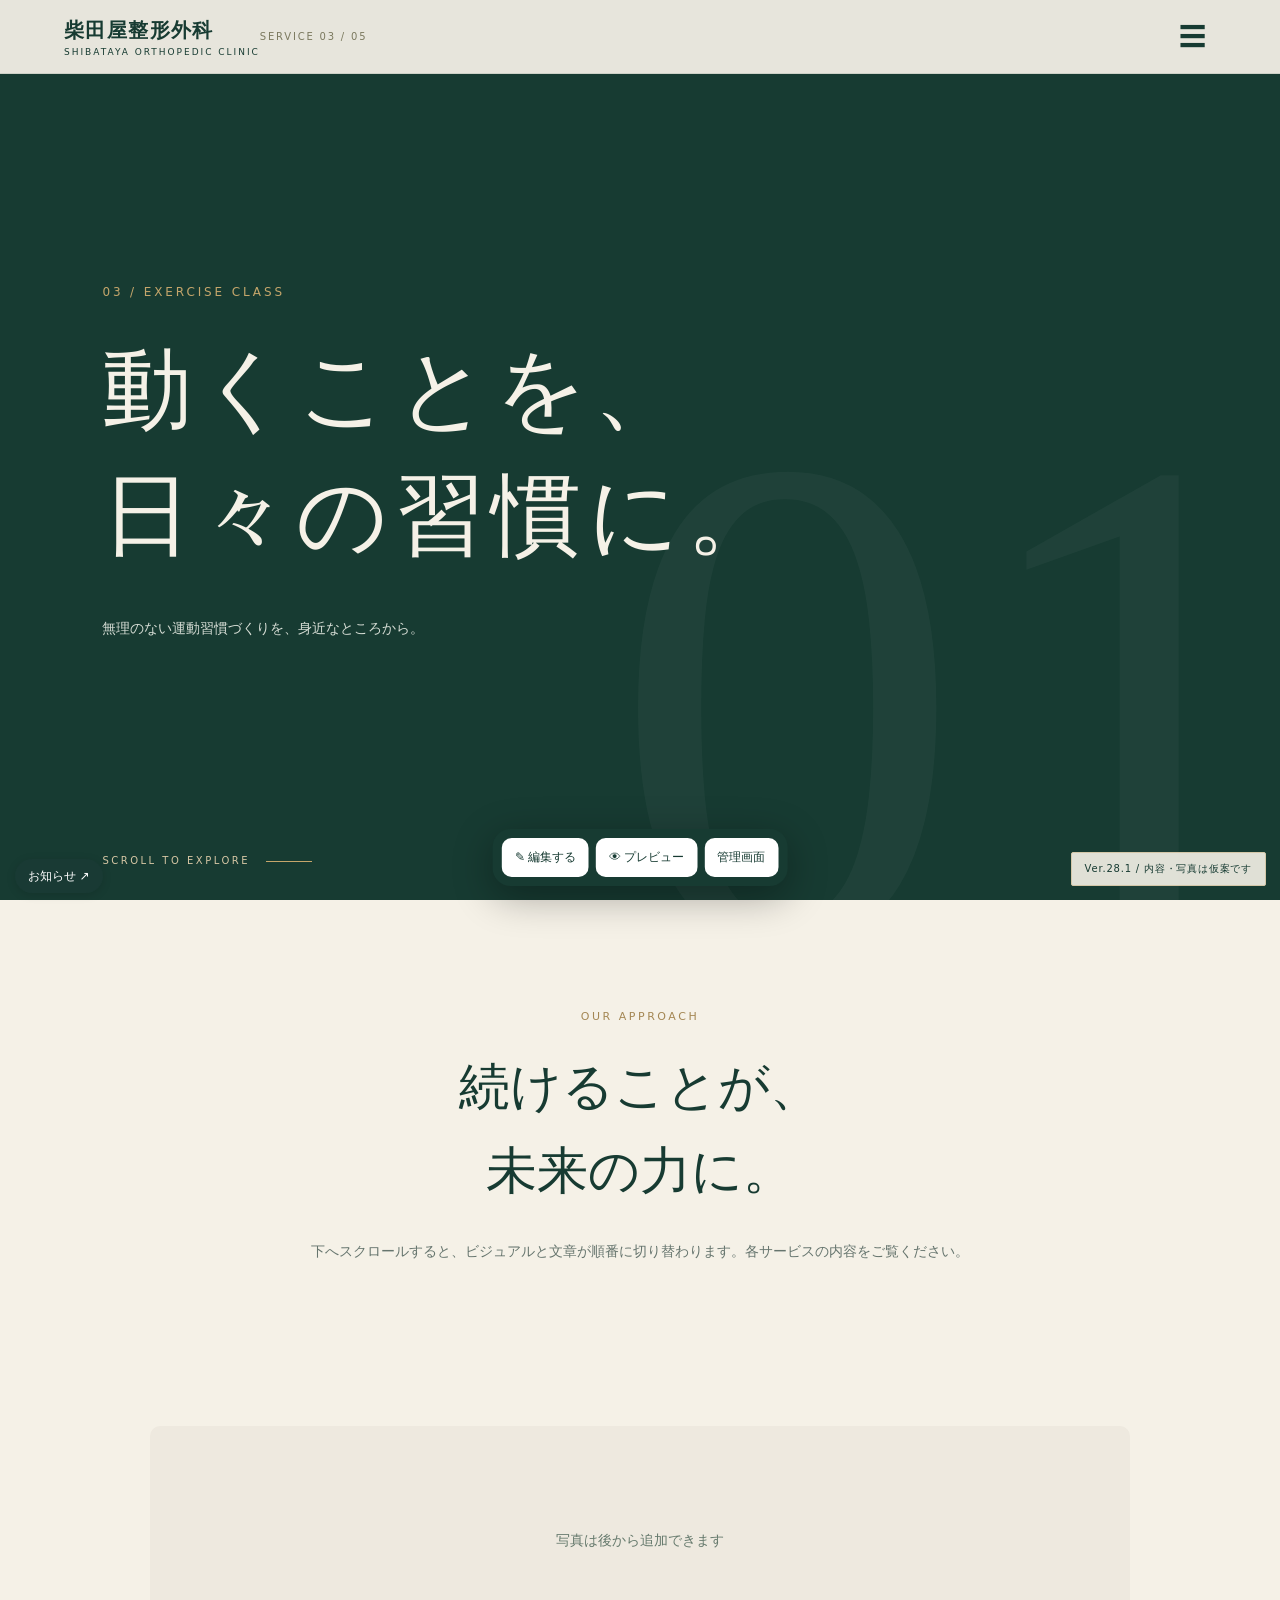
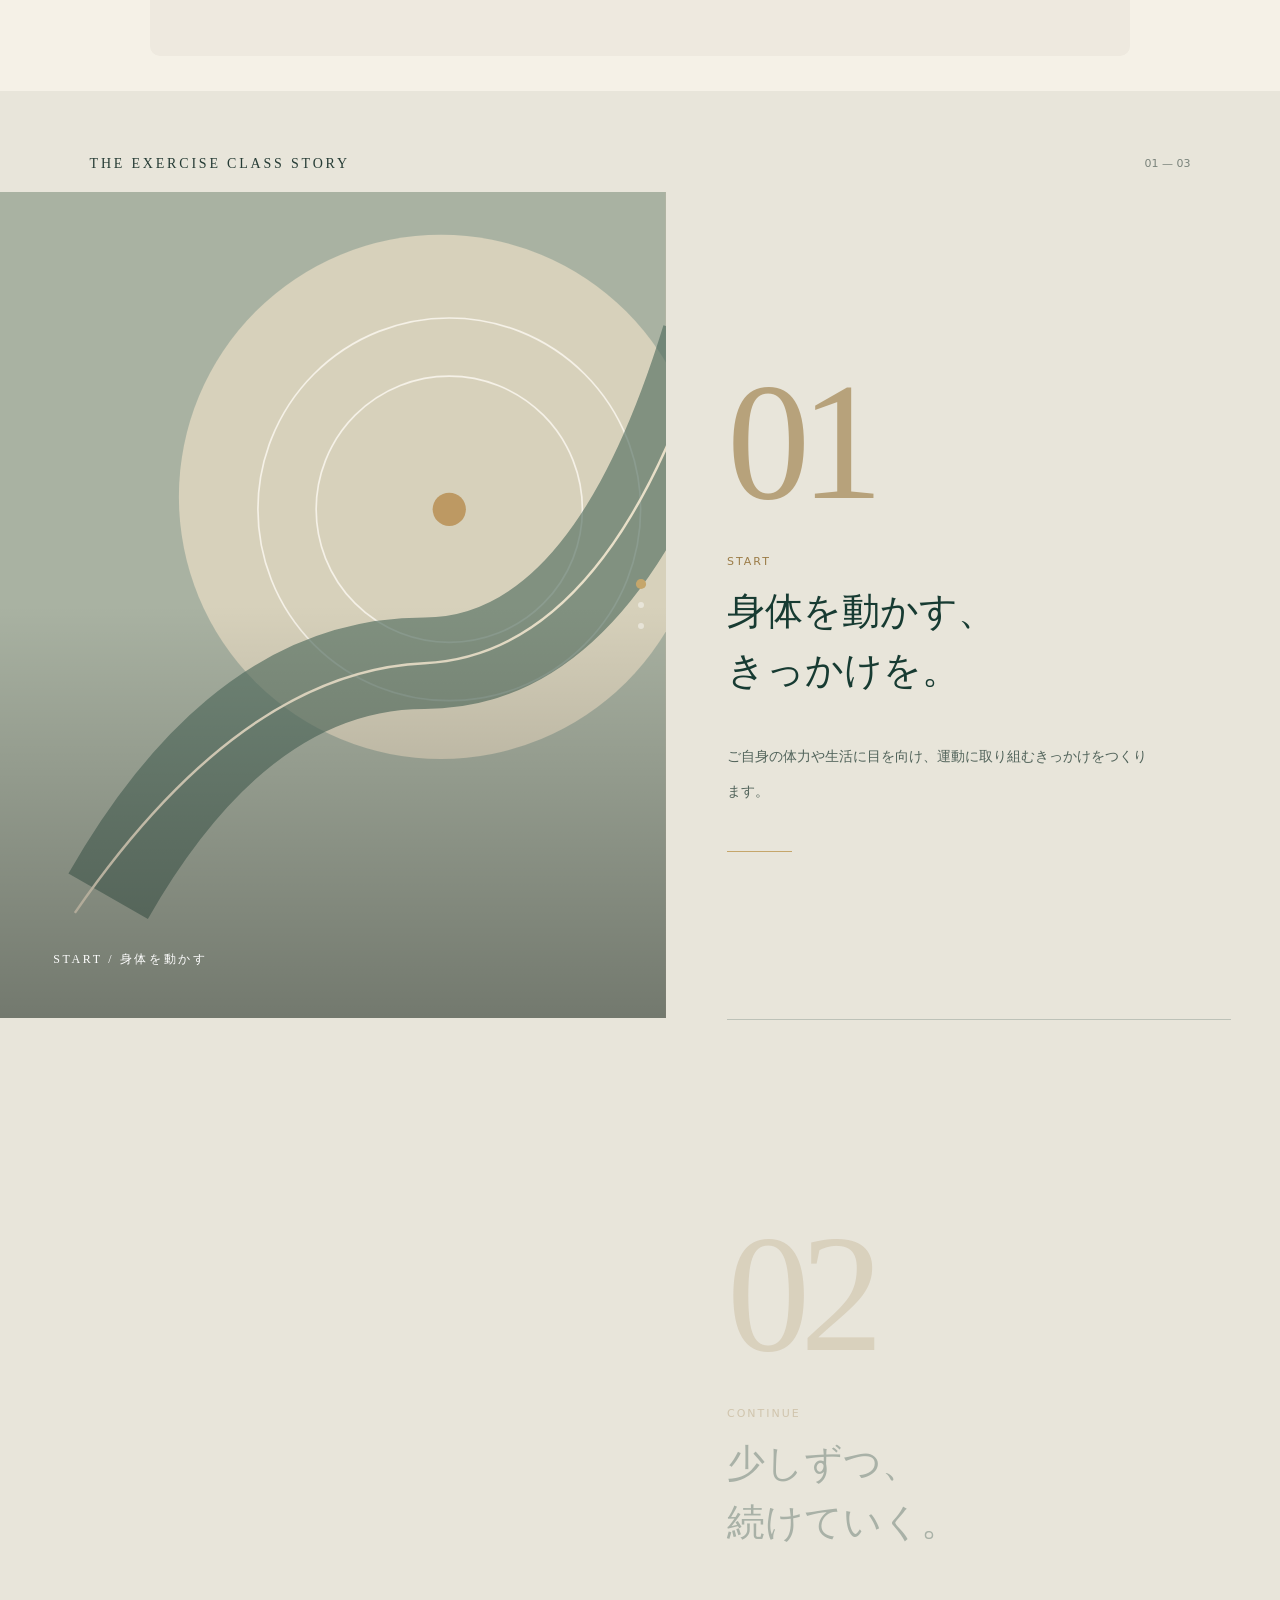
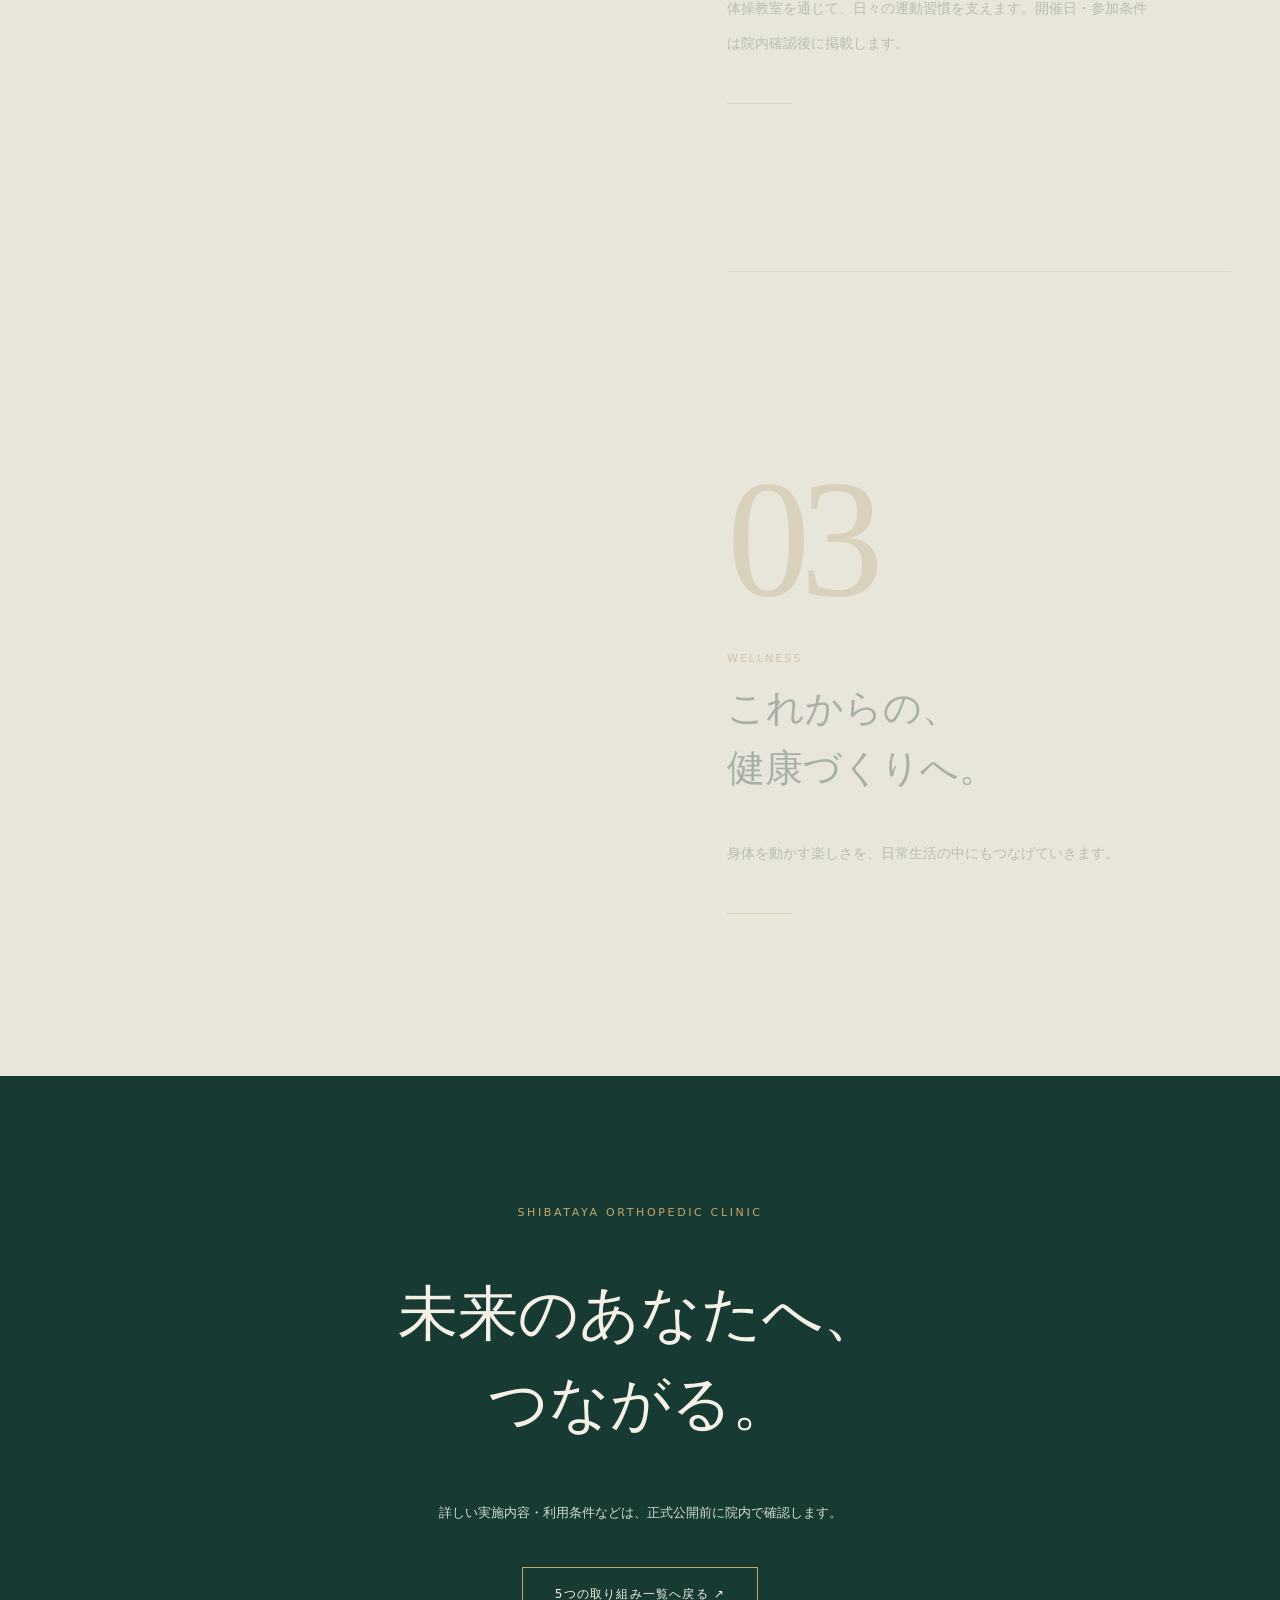
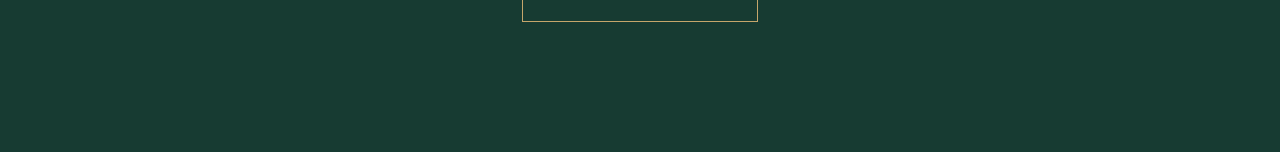
<file: exercise.html>
<!DOCTYPE html>

<html lang="ja"><head><meta charset="utf-8"/><meta content="width=device-width,initial-scale=1" name="viewport"/><meta content="#183c34" name="theme-color"/><title>運動療法（体操教室）｜柴田屋整形外科</title><style>
:root{--green:#173b32;--dark:#102d27;--ivory:#f5f1e7;--gold:#c5a66b;--ink:#263c35}*{box-sizing:border-box}html{scroll-behavior:smooth}body{margin:0;background:var(--ivory);color:var(--ink);font-family:"Hiragino Kaku Gothic ProN","Yu Gothic",system-ui,sans-serif;-webkit-font-smoothing:antialiased}a{color:inherit}header{position:fixed;z-index:30;top:0;left:0;width:100%;height:74px;background:rgba(245,241,231,.94);backdrop-filter:blur(18px);border-bottom:1px solid rgba(23,59,50,.12);display:flex;align-items:center;justify-content:space-between;padding:0 clamp(18px,5vw,70px)}.brand{font-family:serif;font-size:20px;letter-spacing:.07em;text-decoration:none;color:var(--green);font-weight:700}.brand small{display:block;font:9px system-ui;letter-spacing:.22em;margin-top:3px}.tag{font-size:10px;letter-spacing:.18em;color:#7b795f}.hero{min-height:100svh;background:var(--green);color:var(--ivory);display:flex;align-items:center;padding:120px clamp(24px,8vw,120px) 75px;position:relative;overflow:hidden}.hero:after{content:"01";position:absolute;right:-.05em;bottom:-.22em;font:clamp(300px,55vw,950px)/1 Georgia,serif;color:rgba(255,255,255,.035);pointer-events:none}.eyebrow{color:var(--gold);letter-spacing:.24em;font-size:12px;margin-bottom:28px}.hero h1{font-family:serif;font-weight:400;line-height:1.4;letter-spacing:.075em;font-size:clamp(38px,7vw,94px);margin:0}.hero h1 span{display:block;overflow:hidden}.hero h1 i{font-style:normal;display:block;animation:slidein 1.15s cubic-bezier(.19,1,.22,1) both}.hero h1 span:nth-child(2) i{animation-delay:.2s}@keyframes slidein{from{transform:translateY(105%)}to{transform:translateY(0)}}.hero p{font-size:14px;line-height:2.4;max-width:500px;margin-top:34px;color:#d6ddd5}.scrollcue{position:absolute;bottom:34px;left:clamp(24px,8vw,120px);font-size:10px;letter-spacing:.25em;color:#d7c7a5}.scrollcue:after{content:"";display:inline-block;width:46px;height:1px;background:var(--gold);vertical-align:middle;margin-left:16px}.intro{padding:110px 7vw;text-align:center}.intro .kicker{font-size:11px;letter-spacing:.23em;color:#a48754}.intro h2{font:normal clamp(28px,4vw,52px)/1.65 Georgia,serif;color:var(--green);margin:22px 0}.intro p{line-height:2.2;font-size:14px;color:#66756e}.story{background:#e8e5da}.story-head{padding:65px 7vw 20px;display:flex;align-items:center;justify-content:space-between;gap:20px}.story-head b{font:normal 14px Georgia,serif;letter-spacing:.2em}.story-head span{font-size:11px;color:#7a837b}.story-layout{display:grid;grid-template-columns:52% 48%;align-items:start}.visual-wrap{position:sticky;top:74px;height:calc(100svh - 74px);min-height:440px;overflow:hidden;background:#173b32}.scene{position:absolute;inset:0;opacity:0;transform:scale(1.11);transition:opacity 1.05s ease,transform 1.55s cubic-bezier(.2,.7,.1,1);display:grid;place-items:center;overflow:hidden}.scene.active{opacity:1;transform:scale(1)}.scene svg{width:100%;height:100%;position:absolute;inset:0}.scene:after{content:"";position:absolute;inset:0;background:linear-gradient(180deg,transparent 50%,rgba(0,0,0,.32))}.scene-label{position:absolute;z-index:2;bottom:6%;left:8%;font:12px Georgia,serif;letter-spacing:.22em;color:white}.scene.one{background:#b9b7a5}.scene.two{background:#6c8778}.scene.three{background:#a9b0a1}.steps{padding:0 8% 0 10%}.step{min-height:92svh;display:flex;flex-direction:column;justify-content:center;border-bottom:1px solid rgba(23,59,50,.2);padding:90px 0;opacity:.3;transform:translateY(24px);transition:opacity .85s ease,transform .9s ease}.step.active{opacity:1;transform:translateY(0)}.step .num{font:normal clamp(85px,13vw,180px)/1 Georgia,serif;color:#b7a27b;letter-spacing:-.06em}.step .sub{font-size:11px;letter-spacing:.18em;color:#9b7c47;margin:30px 0 14px}.step h3{font:normal clamp(27px,3vw,43px)/1.55 Georgia,serif;color:var(--green);margin:0 0 24px}.step p{font-size:14px;line-height:2.5;color:#52645b;max-width:430px}.step .line{height:1px;width:65px;background:var(--gold);margin-top:28px}.progress{position:absolute;right:22px;top:50%;z-index:5;transform:translateY(-50%);display:grid;gap:15px}.dot{width:6px;height:6px;border-radius:100%;background:#ffffff70;transition:all .5s}.dot.active{background:var(--gold);transform:scale(1.7)}.end{padding:130px 7vw;background:var(--green);color:var(--ivory);text-align:center}.end .eyebrow{font-size:11px}.end h2{font:normal clamp(30px,5vw,60px)/1.5 Georgia,serif}.end p{font-size:13px;line-height:2.3;color:#d3dcd4}.end a{display:inline-block;text-decoration:none;border:1px solid var(--gold);padding:18px 32px;margin-top:26px;font-size:12px;letter-spacing:.1em;color:var(--ivory)}.demo{position:fixed;bottom:14px;right:14px;z-index:40;background:#f5f1e7e8;color:var(--green);font-size:10px;letter-spacing:.08em;padding:9px 13px;border:1px solid #d4c7a8;border-radius:2px}.mobile-visual{display:none}@media(max-width:760px){header{height:64px}.brand{font-size:16px}.tag{font-size:9px}.hero{padding:110px 25px 85px}.hero p{font-size:13px}.intro{padding:75px 22px}.story-head{padding:45px 24px 5px}.story-layout{display:block}.visual-wrap{position:sticky;top:64px;height:36svh;min-height:220px;z-index:3}.steps{padding:0 24px}.step{min-height:69svh;padding:55px 0 70px;justify-content:center}.step .num{font-size:85px}.step h3{font-size:28px}.step p{font-size:13px}.progress{right:15px}.scene-label{font-size:10px}.end{padding:100px 25px}.demo{bottom:8px;right:8px;font-size:9px}}@media(prefers-reduced-motion:reduce){html{scroll-behavior:auto}.hero h1 i{animation:none}.scene,.step,.dot{transition:none}}
</style><style>header .story-menu{border:0;background:transparent;color:#173b32;font-size:27px;cursor:pointer;padding:10px;margin-left:auto}.story-nav{display:none;position:absolute;top:100%;left:0;right:0;max-height:calc(100svh - 74px);overflow:auto;background:#f5f1e7;box-shadow:0 15px 30px #102d2722;padding:20px clamp(20px,5vw,70px);grid-template-columns:repeat(2,minmax(0,1fr));gap:8px}.story-nav.open{display:grid}.story-nav a{padding:15px 10px;text-decoration:none;border-bottom:1px solid #d6d4c8;font-size:13px;line-height:1.6}.story-nav a:hover{color:#aa8653}@media(max-width:760px){.story-nav{grid-template-columns:1fr;max-height:calc(100svh - 64px)}.tag{display:none}}</style></head><body><header><a class="brand" href="index.html">柴田屋整形外科<small>SHIBATAYA ORTHOPEDIC CLINIC</small></a><span class="tag">SERVICE 03 / 05</span><button aria-expanded="false" aria-label="メニューを開く" class="story-menu" type="button">☰</button><nav class="story-nav" id="story-nav"><a href="index.html">ホーム</a><a href="clinic.html">クリニック案内・院長紹介</a><a href="rehabilitation.html">リハビリテーション</a><a href="modalities.html">物理療法</a><a href="exercise.html">運動療法（体操教室）</a><a href="nutrition.html">栄養相談</a><a href="dayrehab.html">通所リハビリテーション</a><a href="visit.html">はじめての方</a><a href="access.html">アクセス</a><a href="recruit.html">採用情報</a></nav></header><main id="top"><section class="hero"><div><div class="eyebrow">03 / EXERCISE CLASS</div><h1><span><i>動くことを、</i></span><span><i>日々の習慣に。</i></span></h1><p>無理のない運動習慣づくりを、身近なところから。</p></div><div class="scrollcue">SCROLL TO EXPLORE</div></section><section class="intro"><div class="kicker">OUR APPROACH</div><h2>続けることが、<br/>未来の力に。</h2><p>下へスクロールすると、ビジュアルと文章が順番に切り替わります。各サービスの内容をご覧ください。</p></section><section class="story" id="story"><div class="story-head"><b>THE EXERCISE CLASS STORY</b><span>01 — 03</span></div><div class="story-layout"><div aria-label="スクロールに応じて変化する抽象イラスト" class="visual-wrap"><div class="scene one active" data-scene="0"><svg aria-hidden="true" preserveaspectratio="xMidYMid slice" viewbox="0 0 800 1000"><rect fill="#a9b2a2" height="1000" width="800"></rect><circle cx="530" cy="370" fill="#d7d1bb" r="315"></circle><circle cx="540" cy="385" fill="none" r="230" stroke="#f5f1e7" stroke-width="2"></circle><circle cx="540" cy="385" fill="none" r="160" stroke="#f5f1e7" stroke-width="2"></circle><path d="M130 850 Q290 570 510 570 T850 180" fill="none" opacity=".65" stroke="#536f61" stroke-width="110"></path><path d="M90 870 Q290 580 510 570 T850 180" fill="none" stroke="#e8dfc8" stroke-width="3"></path><circle cx="540" cy="385" fill="#bd9963" r="20"></circle></svg><div class="scene-label">START / 身体を動かす</div></div><div class="scene two" data-scene="1"><svg aria-hidden="true" preserveaspectratio="xMidYMid slice" viewbox="0 0 800 1000"><rect fill="#527567" height="1000" width="800"></rect><path d="M-100 800 Q320 140 900 500" fill="none" opacity=".65" stroke="#c4b995" stroke-width="230"></path><path d="M-100 800 Q320 140 900 500" fill="none" stroke="#f1e9d5" stroke-width="2"></path><circle cx="410" cy="440" fill="none" r="200" stroke="#e6e0cb" stroke-width="2"></circle><circle cx="410" cy="440" fill="none" r="125" stroke="#e6e0cb" stroke-width="2"></circle><path d="M410 230V650M200 440H620" stroke="#e6e0cb" stroke-width="2"></path><circle cx="410" cy="440" fill="#e5c58b" r="26"></circle></svg><div class="scene-label">CONTINUE / 運動を続ける</div></div><div class="scene three" data-scene="2"><svg aria-hidden="true" preserveaspectratio="xMidYMid slice" viewbox="0 0 800 1000"><rect fill="#c2c5b3" height="1000" width="800"></rect><circle cx="390" cy="410" fill="#e9e4d5" r="320"></circle><path d="M-60 1020C200 820 180 600 400 510S690 300 850 -40" fill="none" stroke="#486d5e" stroke-width="115"></path><path d="M-60 1020C200 820 180 600 400 510S690 300 850 -40" fill="none" stroke="#d6b781" stroke-width="4"></path><circle cx="400" cy="510" fill="#f4f0e7" r="28"></circle><path d="M510 240L570 180M570 180L580 245M570 180L505 175" fill="none" stroke="#ad8c57" stroke-width="5"></path></svg><div class="scene-label">WELLNESS / 健康づくり</div></div><div aria-hidden="true" class="progress"><span class="dot active"></span><span class="dot"></span><span class="dot"></span></div></div><div class="steps"><article class="step active" data-step="0"><div class="num">01</div><div class="sub">START</div><h3>身体を動かす、<br/>きっかけを。</h3><p>ご自身の体力や生活に目を向け、運動に取り組むきっかけをつくります。</p><div class="line"></div></article><article class="step" data-step="1"><div class="num">02</div><div class="sub">CONTINUE</div><h3>少しずつ、<br/>続けていく。</h3><p>体操教室を通じて、日々の運動習慣を支えます。開催日・参加条件は院内確認後に掲載します。</p><div class="line"></div></article><article class="step" data-step="2"><div class="num">03</div><div class="sub">WELLNESS</div><h3>これからの、<br/>健康づくりへ。</h3><p>身体を動かす楽しさを、日常生活の中にもつなげていきます。</p><div class="line"></div></article></div></div></section><section class="end"><div class="eyebrow">SHIBATAYA ORTHOPEDIC CLINIC</div><h2>未来のあなたへ、<br/>つながる。</h2><p>詳しい実施内容・利用条件などは、正式公開前に院内で確認します。</p><a href="index.html#services">5つの取り組み一覧へ戻る ↗</a></section></main><div class="demo">Ver.28.1 / 内容・写真は仮案です</div><script>
(()=>{'use strict';const steps=[...document.querySelectorAll('[data-step]')],scenes=[...document.querySelectorAll('[data-scene]')],dots=[...document.querySelectorAll('.dot')];let current=-1;function activate(n){if(n===current)return;current=n;steps.forEach((el,i)=>el.classList.toggle('active',i===n));scenes.forEach((el,i)=>el.classList.toggle('active',i===n));dots.forEach((el,i)=>el.classList.toggle('active',i===n))}function update(){const target=window.innerHeight*.66;let best=0,dist=Infinity;steps.forEach((el,i)=>{const r=el.getBoundingClientRect();const mid=(r.top+r.bottom)/2;const d=Math.abs(mid-target);if(d<dist){dist=d;best=i}});activate(best)}let scheduled=false;function onScroll(){if(scheduled)return;scheduled=true;requestAnimationFrame(()=>{scheduled=false;update()})}window.addEventListener('scroll',onScroll,{passive:true});window.addEventListener('resize',onScroll);update()})();
</script><script>document.querySelector('.story-menu').addEventListener('click',function(){const nav=document.querySelector('.story-nav');const opened=nav.classList.toggle('open');this.setAttribute('aria-expanded',String(opened));this.textContent=opened?'×':'☰'});</script><script src="direct-photo.js" defer></script><script src="news-data.js" defer></script><div style="position:fixed;bottom:15px;left:15px;z-index:50"><a href="news.html" style="background:#193a34;color:#fff;padding:10px 13px;border-radius:30px;text-decoration:none;font-size:12px;box-shadow:0 2px 10px #0002">お知らせ ↗</a></div></body></html>
</file>
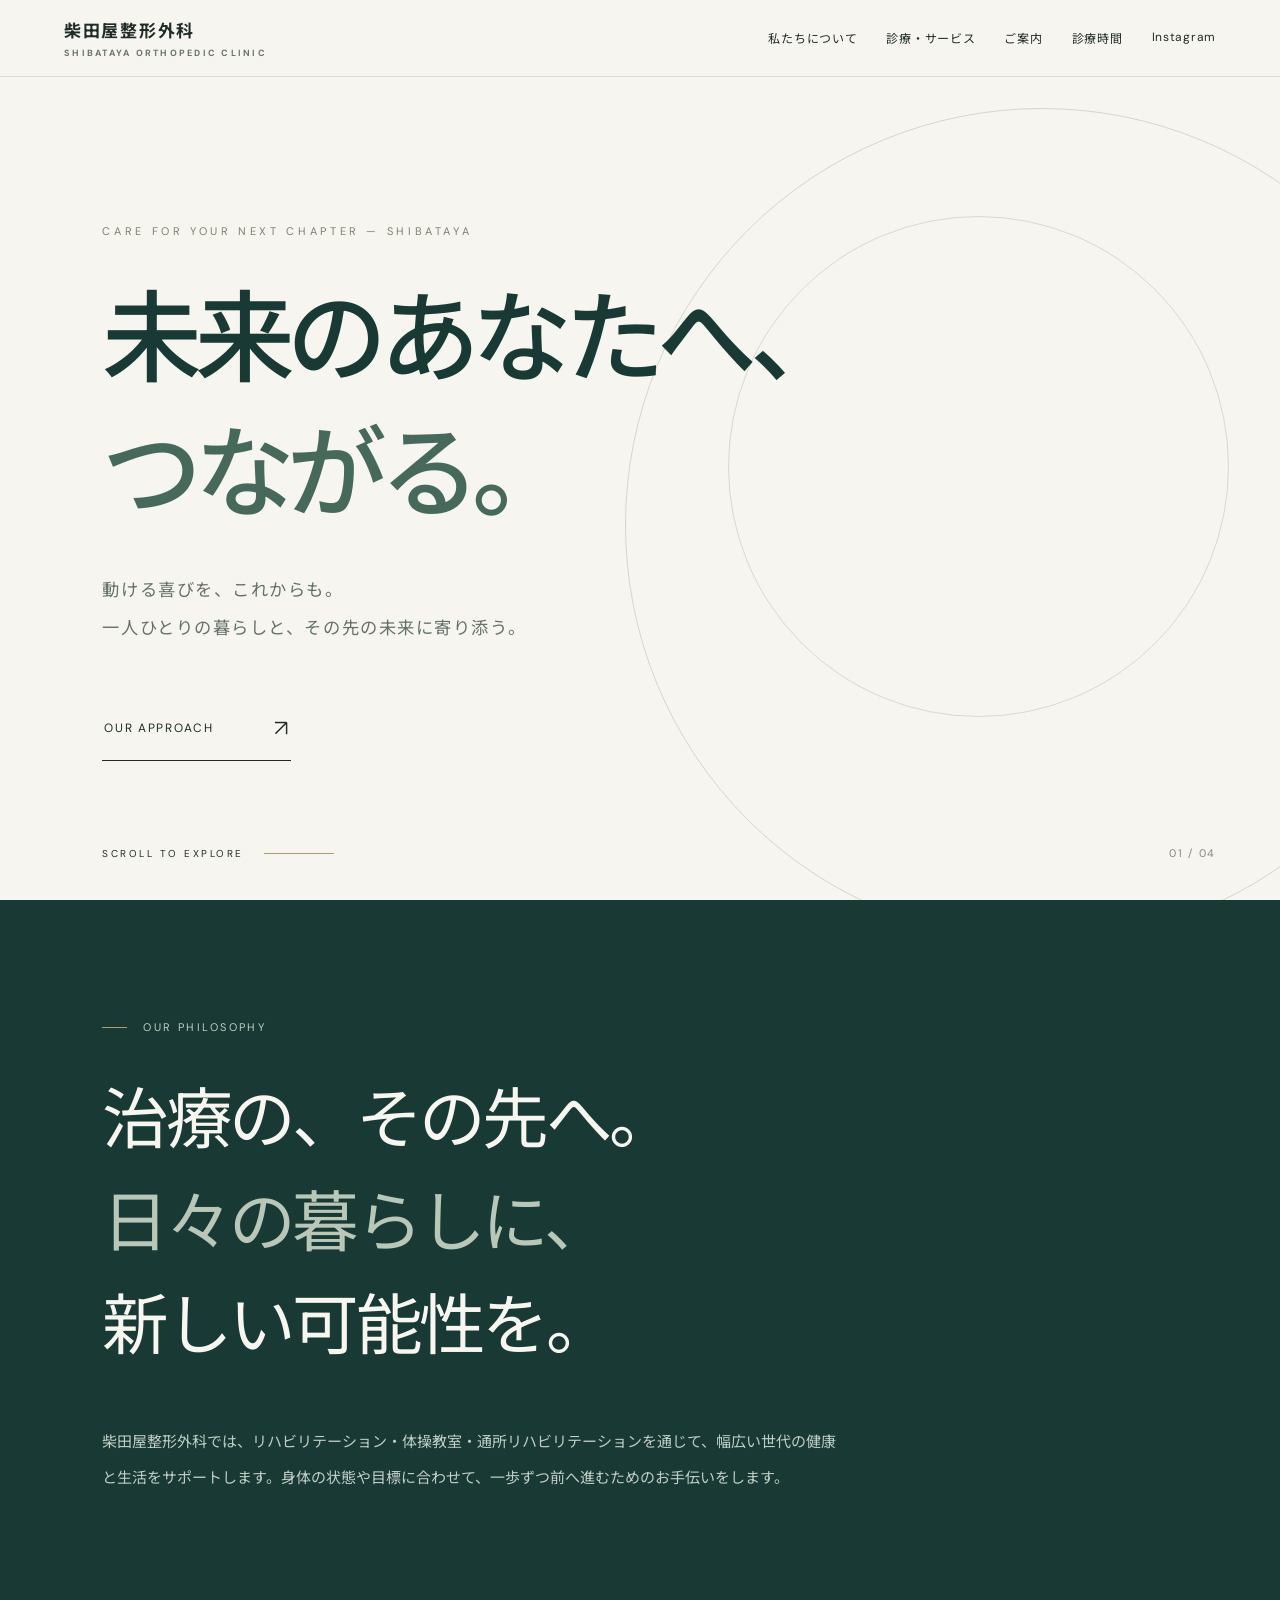
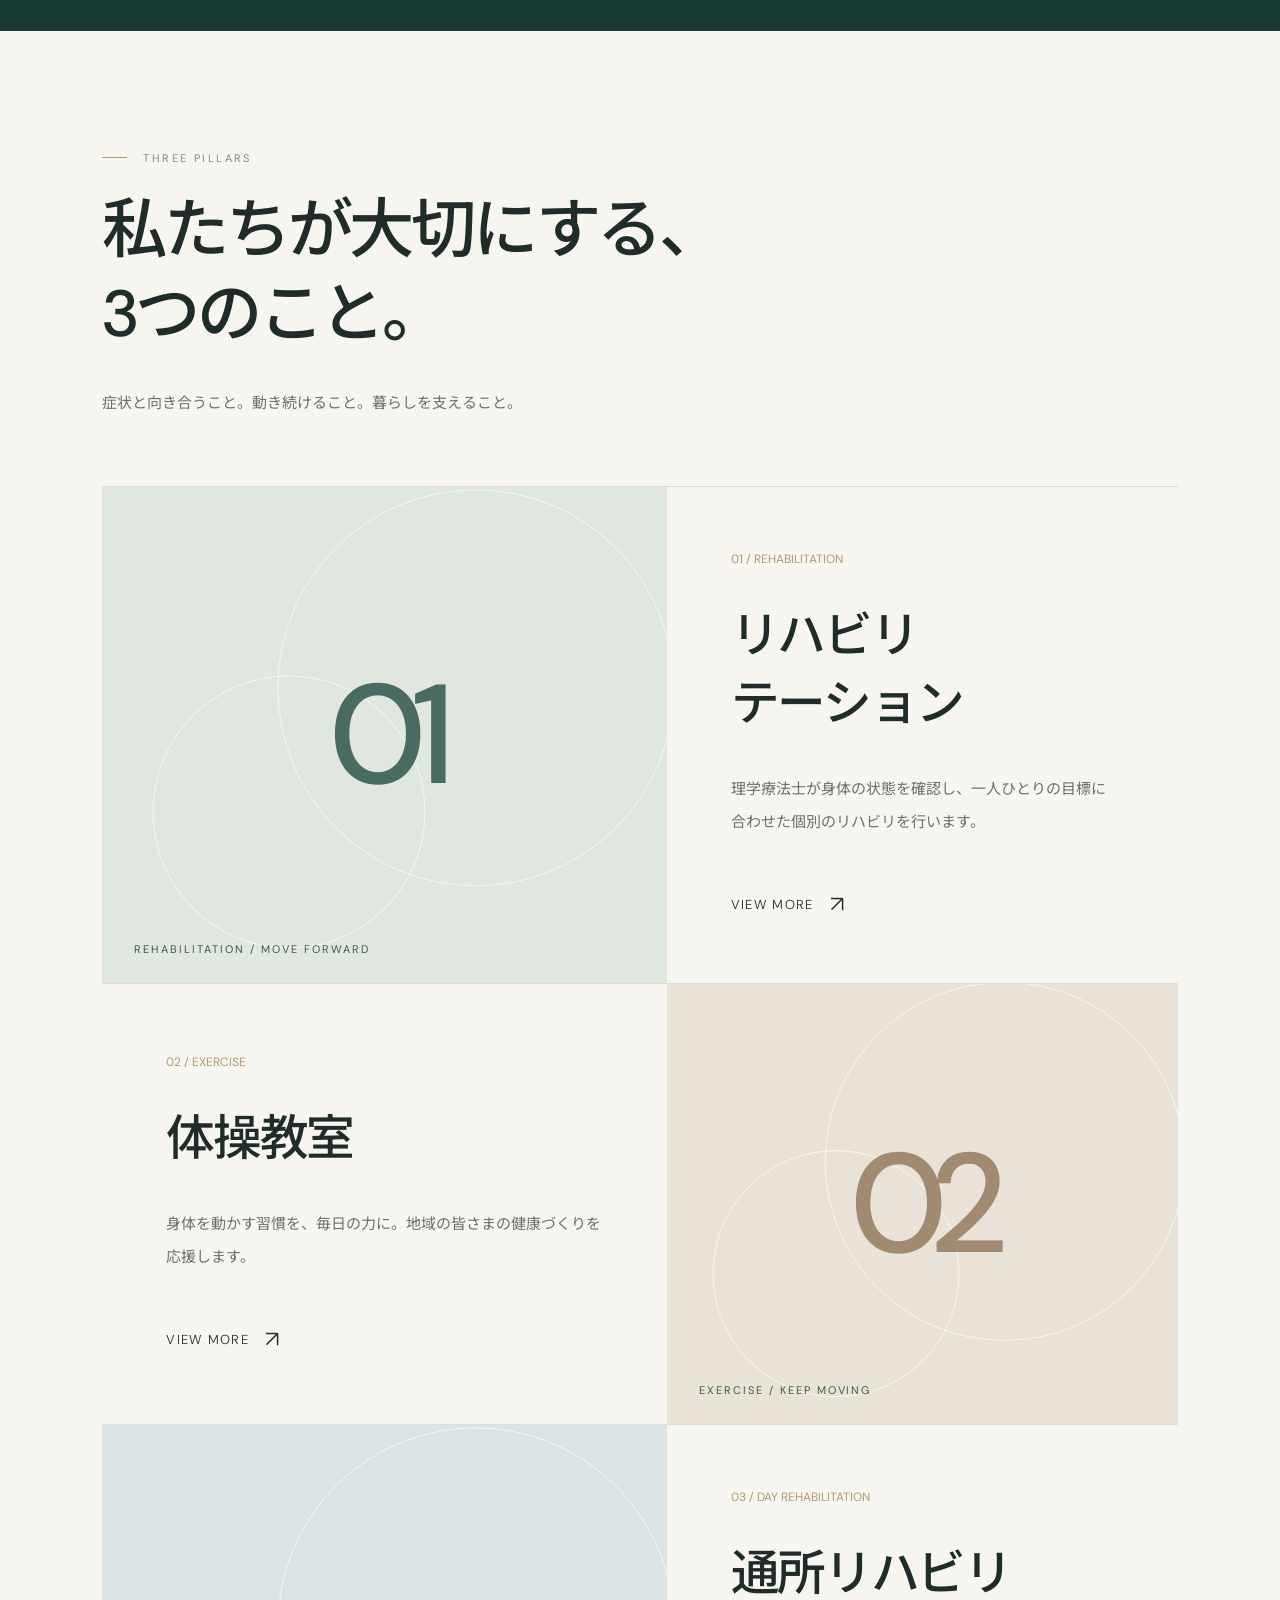
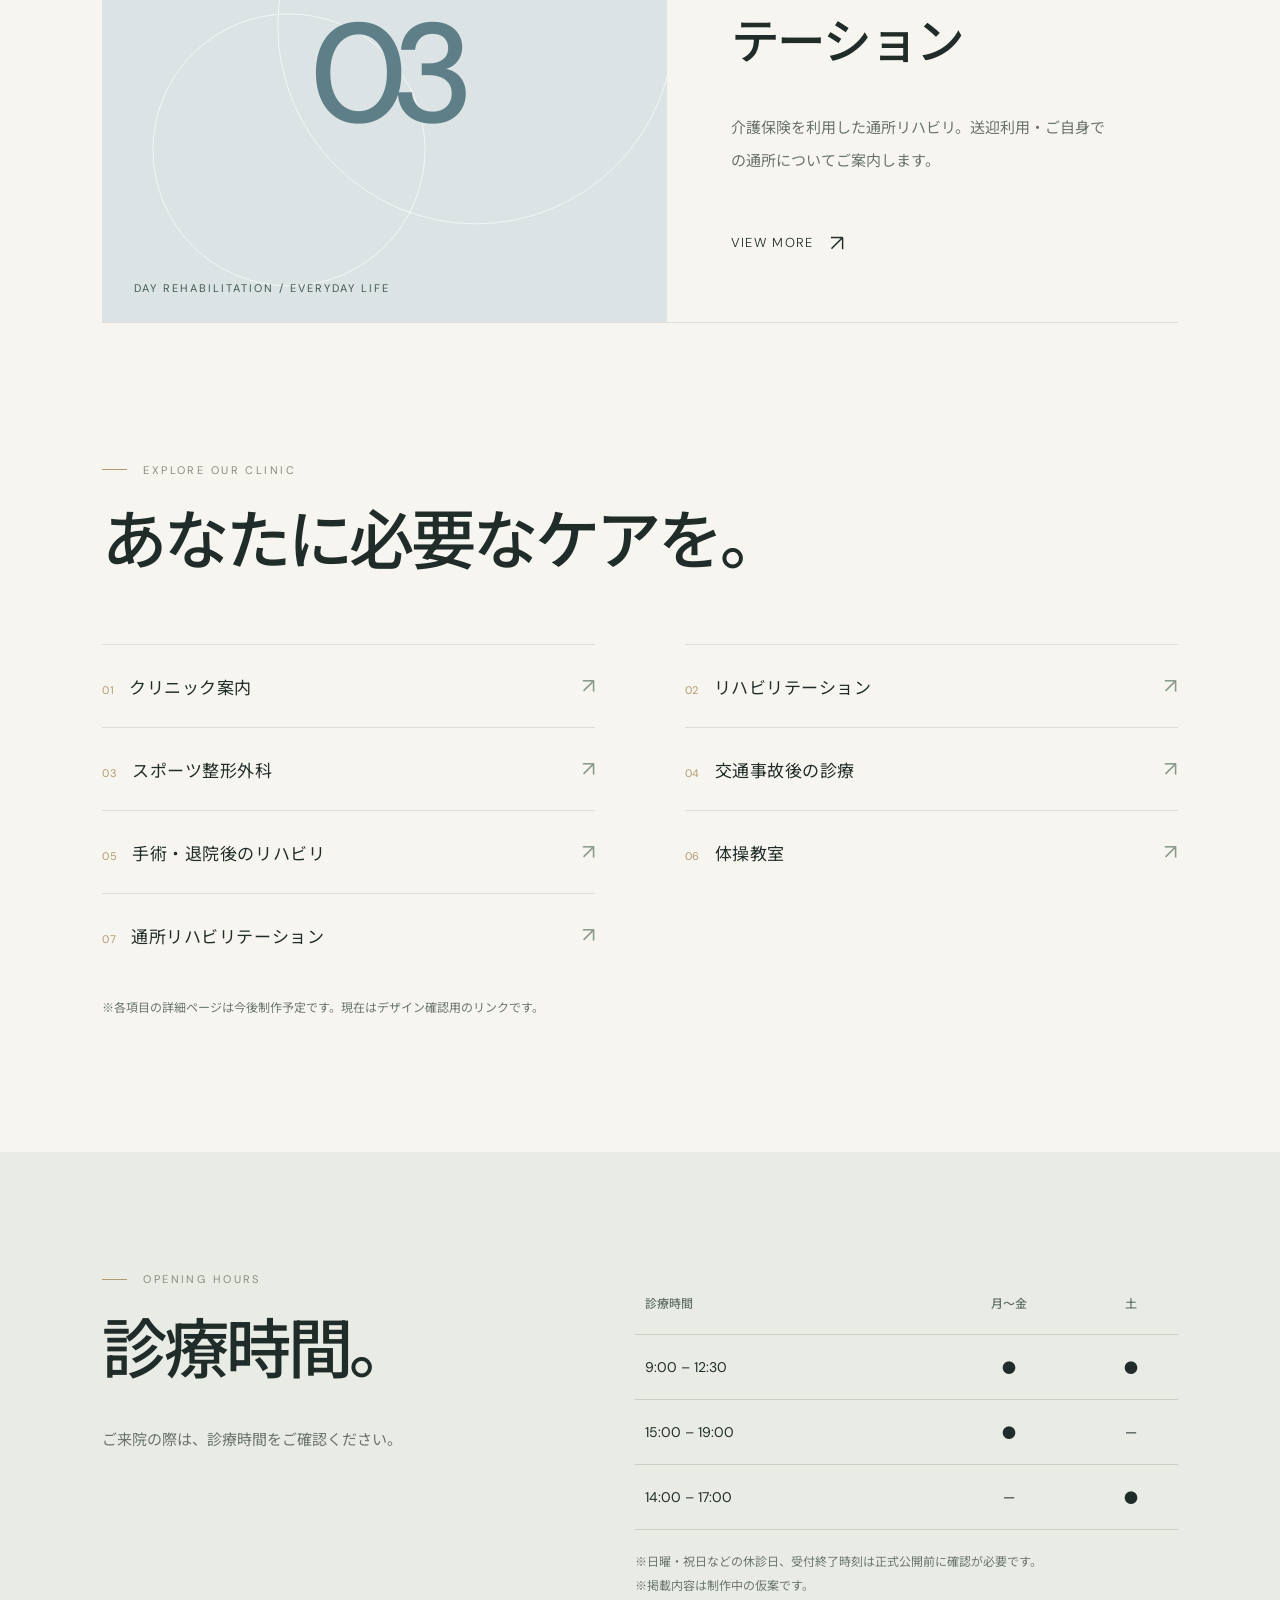
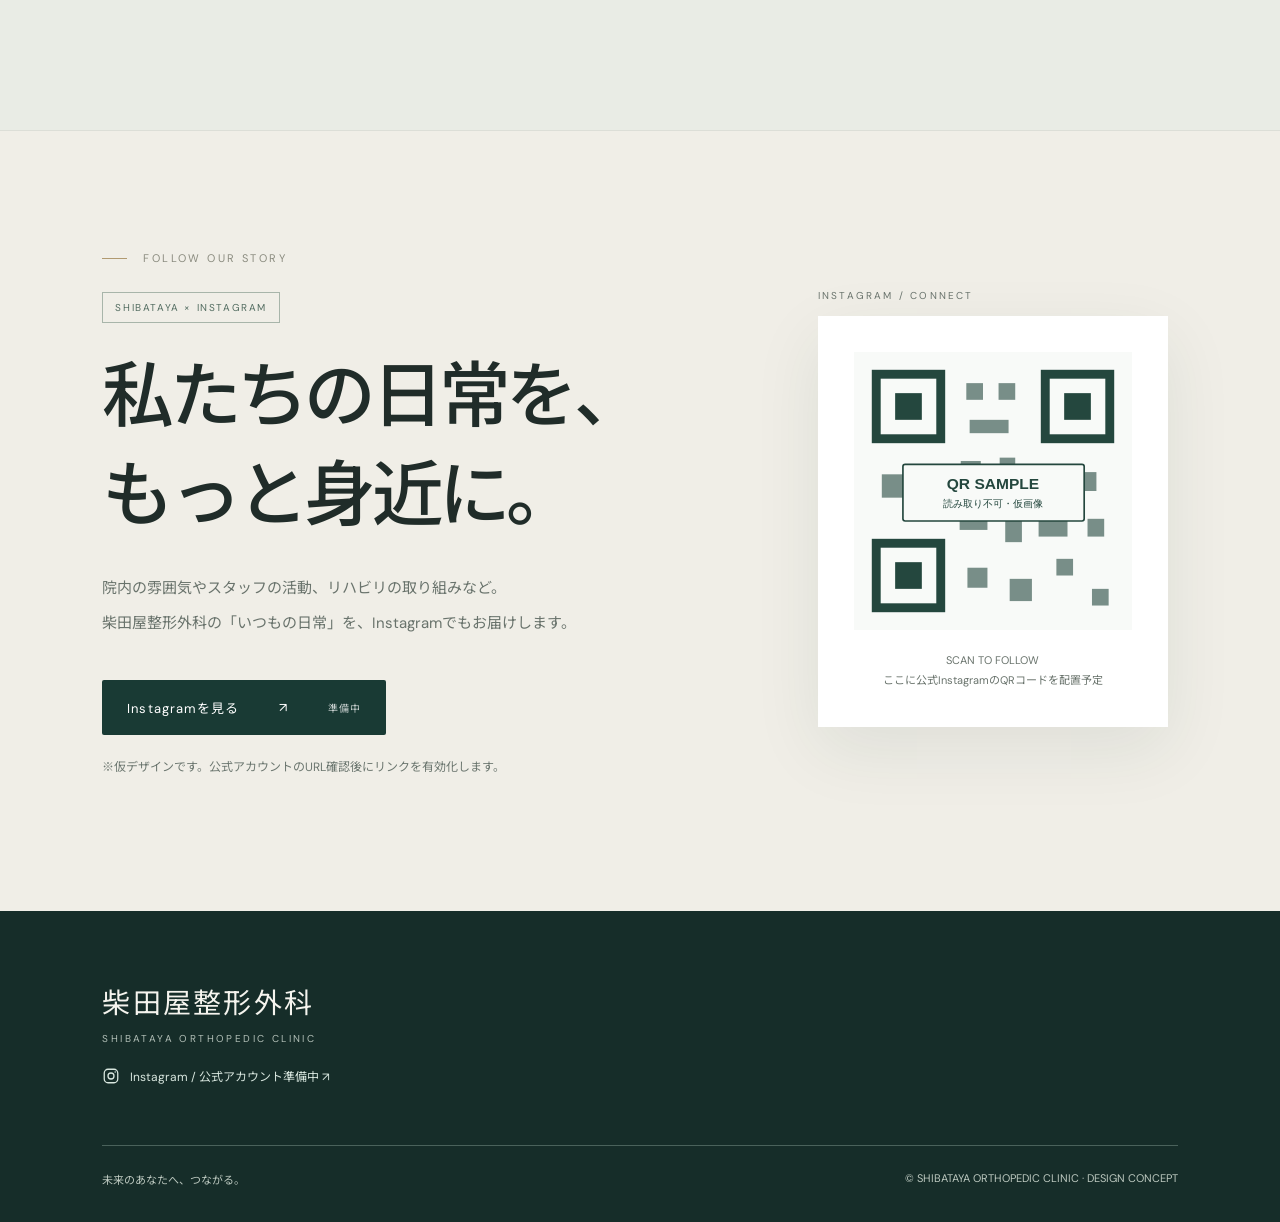
<file: index 2.html>
<!doctype html><html lang="ja"><head><meta charset="utf-8"><meta name="viewport" content="width=device-width,initial-scale=1"><meta name="theme-color" content="#f7f5ef"><title>柴田屋整形外科 | 未来のあなたへ、つながる。</title><style>
@import url('https://fonts.googleapis.com/css2?family=DM+Sans:wght@400;500;600;700&family=Noto+Sans+JP:wght@300;400;500;600;700&display=swap');
:root{--bg:#f7f5ef;--ink:#202c29;--muted:#69736c;--gold:#b19a71;--line:#dcded7;--deep:#193a34}*{box-sizing:border-box}html{scroll-behavior:smooth}body{margin:0;background:var(--bg);color:var(--ink);font-family:'DM Sans','Noto Sans JP',sans-serif}a{color:inherit;text-decoration:none}button{font:inherit}header{position:fixed;top:0;left:0;right:0;z-index:20;background:#f7f5efed;backdrop-filter:blur(18px);border-bottom:1px solid #dddcd3}nav{height:76px;display:flex;align-items:center;justify-content:space-between;max-width:1480px;padding:0 5vw;margin:auto}.logo{font-weight:700;letter-spacing:.1em;font-size:17px}.logo small{display:block;font-size:9px;letter-spacing:.25em;color:var(--muted);margin-top:5px}.links{display:flex;gap:29px;font-size:12px;letter-spacing:.06em}.links a:hover{color:#8a7554}.menu{display:none;background:none;border:0;font-size:24px}.hero{min-height:100svh;padding:170px 8vw 85px;position:relative;display:flex;align-items:center;overflow:hidden}.hero:before{content:"";position:absolute;right:-14%;top:12%;width:65vw;height:65vw;max-width:880px;max-height:880px;border:1px solid #c3c9bf;border-radius:50%;opacity:.7}.hero:after{content:"";position:absolute;right:4%;top:24%;width:39vw;height:39vw;max-width:520px;max-height:520px;border:1px solid #b8bdae;border-radius:50%;opacity:.5}.hero-inner{position:relative;z-index:2;max-width:1100px}.eyebrow{font-size:11px;letter-spacing:.33em;text-transform:uppercase;color:#7d806f}.hero h1{font-size:clamp(44px,7.8vw,116px);line-height:1.35;letter-spacing:-.075em;font-weight:500;margin:35px 0 28px}.hero h1 span{color:var(--deep)}.lead{font-size:clamp(14px,1.35vw,18px);line-height:2.2;color:#64716b;letter-spacing:.09em}.cta{display:inline-flex;align-items:center;gap:60px;border-bottom:1px solid var(--ink);padding:17px 2px;font-size:12px;letter-spacing:.14em;margin-top:32px}.cta b{font-size:23px;font-weight:300;transition:transform .3s}.cta:hover b{transform:translateX(8px)}.hero-index{position:absolute;bottom:40px;right:5vw;font-size:11px;letter-spacing:.15em;color:#81897e}.scroll{position:absolute;bottom:40px;left:8vw;font-size:10px;letter-spacing:.25em;display:flex;align-items:center;gap:20px}.scroll:after{content:"";width:70px;height:1px;background:var(--gold)}section{padding:120px 8vw}.section-label{display:flex;align-items:center;gap:16px;color:#8a8b7f;font-size:11px;letter-spacing:.22em;text-transform:uppercase}.section-label:before{content:"";width:25px;height:1px;background:var(--gold)}.section-title{font-size:clamp(36px,5.1vw,72px);font-weight:500;letter-spacing:-.05em;line-height:1.3;margin:23px 0 28px}.intro{max-width:740px;font-size:15px;line-height:2.4;color:var(--muted)}.dark{background:var(--deep);color:#f8f6f0}.dark .section-label,.dark .intro{color:#c1cec6}.statement{font-size:clamp(30px,5.2vw,75px);line-height:1.55;font-weight:400;letter-spacing:-.055em;max-width:1050px;margin:35px 0 0}.statement em{font-style:normal;color:#b9c7b8}.services{display:grid;grid-template-columns:repeat(3,1fr);gap:1px;background:var(--line);border:1px solid var(--line);margin-top:70px}.service{background:var(--bg);min-height:390px;padding:42px 35px;display:flex;flex-direction:column;transition:background .4s,color .4s}.service:hover{background:#e8e8de}.num{font-size:12px;color:var(--gold)}.service h3{font-size:clamp(24px,2.7vw,38px);font-weight:500;letter-spacing:-.05em;margin:90px 0 15px}.service p{font-size:13px;line-height:2.1;color:var(--muted)}.arrow{margin-top:auto;font-size:25px;font-weight:300}.topics{display:grid;grid-template-columns:1fr 1fr;gap:0 7vw;margin-top:60px}.topic{border-top:1px solid var(--line);padding:27px 0;display:flex;align-items:center;justify-content:space-between;gap:15px;font-size:17px;letter-spacing:.03em}.topic small{color:var(--gold);font-size:11px;margin-right:15px}.topic span:last-child{font-size:21px;color:#8a9a8b}.hours{background:#e9ece5}.hours-wrap{display:grid;grid-template-columns:1fr 1.3fr;gap:9vw;align-items:start}.hours table{width:100%;border-collapse:collapse;font-size:14px}.hours th,.hours td{border-bottom:1px solid #c9cfc5;padding:22px 10px;text-align:center}.hours th:first-child,.hours td:first-child{text-align:left}.hours th{font-weight:500;font-size:12px;color:#637169}.note{font-size:12px;color:#6b766f;line-height:2;margin-top:20px}footer{background:#162d29;color:#f5f4ee;padding:70px 8vw 35px}.footer-title{font-size:28px;letter-spacing:.08em}.footer-sub{font-size:10px;letter-spacing:.24em;color:#b2bfb7;margin-top:10px}.footline{height:1px;background:#4a625b;margin:55px 0 25px}.footbottom{display:flex;justify-content:space-between;gap:20px;font-size:11px;color:#bdc9c0}.reveal{opacity:0;transform:translateY(42px);transition:opacity .9s ease,transform .9s cubic-bezier(.2,.8,.2,1)}.reveal.left{transform:translateX(-55px)}.reveal.right{transform:translateX(55px)}.reveal.show{opacity:1;transform:translate(0)}.line-mask{overflow:hidden}.line-mask span{display:inline-block;animation:rise 1.15s cubic-bezier(.2,.8,.2,1) both}@keyframes rise{from{transform:translateY(110%);opacity:0}to{transform:translateY(0);opacity:1}}@media(max-width:900px){.links{display:none;position:absolute;top:76px;left:0;right:0;background:var(--bg);padding:25px 8vw;flex-direction:column;gap:22px;border-bottom:1px solid var(--line)}.links.open{display:flex}.menu{display:block}.hero{padding:160px 8vw 100px}.hero:before{width:95vw;height:95vw;right:-60%;top:20%}.hero:after{width:60vw;height:60vw;right:-28%;top:35%}.services{grid-template-columns:1fr}.service{min-height:300px}.service h3{margin-top:55px}.hours-wrap{grid-template-columns:1fr;gap:35px}.topics{grid-template-columns:1fr}section{padding:85px 8vw}}@media(prefers-reduced-motion:reduce){*,*:before,*:after{animation:none!important;transition:none!important;scroll-behavior:auto!important}.reveal{opacity:1;transform:none}}

/* V8: editorial alternating service panels; original V3 hero remains untouched */
.services{display:block;background:transparent;border:0;margin-top:65px}
.service{min-height:0;padding:0;display:grid;grid-template-columns:1.05fr .95fr;align-items:stretch;background:transparent;border-top:1px solid var(--line);transition:none;overflow:hidden}
.service:hover{background:transparent}
.service:last-child{border-bottom:1px solid var(--line)}
.service:nth-child(even) .service-visual{order:2}
.service:nth-child(even) .service-copy{order:1}
.service-visual{min-height:440px;position:relative;overflow:hidden;display:flex;align-items:center;justify-content:center;background:#e0e7de}
.service:nth-child(2) .service-visual{background:#e9e2d6}
.service:nth-child(3) .service-visual{background:#dce3e4}
.service-visual:before{content:'';position:absolute;width:70%;aspect-ratio:1;border:1px solid #ffffffaa;border-radius:50%;transform:translate(23%,-12%)}
.service-visual:after{content:'';position:absolute;width:48%;aspect-ratio:1;border:1px solid #ffffffaa;border-radius:50%;transform:translate(-35%,28%)}
.visual-word{position:relative;z-index:1;font-size:clamp(64px,11vw,165px);font-weight:500;letter-spacing:-.09em;color:#2e574c;opacity:.85}
.service:nth-child(2) .visual-word{color:#947d60}.service:nth-child(3) .visual-word{color:#496e78}
.visual-caption{position:absolute;bottom:27px;left:32px;z-index:1;font-size:11px;letter-spacing:.18em;color:#415a52}
.service-copy{padding:clamp(35px,5vw,85px);display:flex;flex-direction:column;justify-content:center;min-height:440px}
.service h3{font-size:clamp(31px,3.8vw,57px);line-height:1.4;margin:35px 0 20px}
.service p{max-width:440px;font-size:15px;line-height:2.2}
.service .arrow{margin-top:35px;font-size:13px;letter-spacing:.1em;display:flex;gap:16px;align-items:center}
.service .arrow:after{content:'↗';font-size:23px;transition:transform .3s}
.service:hover .arrow:after{transform:translate(5px,-5px)}
/* Elements remain visible even if the host preview disables JavaScript. */
.panel-visual,.panel-copy{opacity:1;transform:none}
.motion-ready .panel-visual{animation:visualSlide .85s cubic-bezier(.16,1,.3,1) both;animation-play-state:paused}
.motion-ready .panel-copy{animation:copySlide .85s cubic-bezier(.16,1,.3,1) both;animation-play-state:paused}
.motion-ready .service.in-view .panel-visual,.motion-ready .service.in-view .panel-copy{animation-play-state:running}
.motion-ready .service:nth-child(2) .panel-visual{animation-delay:.12s}.motion-ready .service:nth-child(2) .panel-copy{animation-delay:.23s}
.motion-ready .service:nth-child(3) .panel-visual{animation-delay:.12s}.motion-ready .service:nth-child(3) .panel-copy{animation-delay:.23s}
@keyframes visualSlide{from{transform:translateX(-55px);filter:blur(5px)}to{transform:translateX(0);filter:blur(0)}}
@keyframes copySlide{from{transform:translateX(55px);filter:blur(5px)}to{transform:translateX(0);filter:blur(0)}}
.service:nth-child(even) .panel-visual{animation-name:copySlide}.service:nth-child(even) .panel-copy{animation-name:visualSlide}
@media(max-width:900px){.service{grid-template-columns:1fr}.service:nth-child(even) .service-visual,.service:nth-child(even) .service-copy{order:initial}.service-visual{min-height:250px}.service-copy{min-height:0;padding:35px 10px 55px}.service h3{margin:20px 0}.visual-word{font-size:90px}.services{grid-template-columns:1fr}}
@media(prefers-reduced-motion:reduce){.motion-ready .panel-visual,.motion-ready .panel-copy{animation:none!important}}

/* V9: preview-first progressive motion. Content is never hidden. */
html{scroll-padding-top:86px}
.reveal,.reveal.left,.reveal.right{opacity:1!important;transform:none!important}
.motion-ready .panel-visual,.motion-ready .panel-copy{animation:none!important;filter:none!important}
@keyframes v9SlideFromLeft{from{transform:translateX(-72px);opacity:.6}to{transform:translateX(0);opacity:1}}
@keyframes v9SlideFromRight{from{transform:translateX(72px);opacity:.6}to{transform:translateX(0);opacity:1}}
@keyframes v9Heading{from{transform:translateX(-48px);opacity:.65}to{transform:translateX(0);opacity:1}}
/* CSS scroll-linked animations work without JavaScript in supporting browsers. */
@supports (animation-timeline: view()) {
  .service .panel-visual{animation:v9SlideFromLeft linear both;animation-timeline:view();animation-range:entry 0% entry 85%}
  .service .panel-copy{animation:v9SlideFromRight linear both;animation-timeline:view();animation-range:entry 0% entry 85%}
  .service:nth-child(even) .panel-visual{animation-name:v9SlideFromRight}
  .service:nth-child(even) .panel-copy{animation-name:v9SlideFromLeft}
  .section-title,.statement{animation:v9Heading linear both;animation-timeline:view();animation-range:entry 0% entry 85%}
}
/* Menu links scroll smoothly; content stays visible if the host blocks scripts. */
@media(prefers-reduced-motion:reduce){.service .panel-visual,.service .panel-copy,.section-title,.statement{animation:none!important}}

/* V10 Instagram concept: additive only, V9 remains unchanged */
.instagram{background:#f0eee7;overflow:hidden;border-top:1px solid var(--line)}
.ig-layout{display:grid;grid-template-columns:1.25fr .75fr;gap:7vw;align-items:center}
.ig-head{font-size:clamp(39px,5.6vw,78px);font-weight:500;letter-spacing:-.065em;line-height:1.38;margin:25px 0}
.ig-desc{color:var(--muted);font-size:15px;line-height:2.3;max-width:560px}
.ig-cta{display:inline-flex;align-items:center;gap:40px;padding:18px 25px;margin-top:25px;border-radius:2px;background:var(--deep);color:white;font-size:13px;letter-spacing:.08em;transition:transform .25s,background .25s}
.ig-cta:hover{transform:translateY(-3px);background:#305b50}
.ig-qr-panel{position:relative;background:#fff;padding:36px;max-width:350px;width:100%;margin:auto;text-align:center;box-shadow:0 22px 65px #193a3415}
.ig-qr-panel:before{content:'INSTAGRAM / CONNECT';position:absolute;top:-27px;left:0;font-size:10px;letter-spacing:.22em;color:var(--muted)}
.ig-qr{width:100%;aspect-ratio:1;background:#f3f3f0;display:grid;place-items:center;overflow:hidden}
.ig-qr svg{width:100%;height:100%;display:block}
.ig-qr-note{font-size:11px;color:var(--muted);line-height:1.9;margin-top:20px}
.ig-tag{display:inline-block;border:1px solid #a8b5aa;padding:8px 12px;font-size:10px;letter-spacing:.16em;color:#526c60}
.ig-footer{display:inline-flex;align-items:center;gap:10px;color:#d9e7df;font-size:12px;margin-top:22px}
.ig-footer svg{width:18px;height:18px}
@supports (animation-timeline: view()){
 .ig-head{animation:v9SlideFromLeft linear both;animation-timeline:view();animation-range:entry 0% entry 85%}
 .ig-qr-panel{animation:v9SlideFromRight linear both;animation-timeline:view();animation-range:entry 0% entry 85%}
}
@media(max-width:900px){.ig-layout{grid-template-columns:1fr;gap:70px}.ig-qr-panel{max-width:320px}.ig-head{font-size:clamp(38px,8vw,62px)}}
@media(prefers-reduced-motion:reduce){.ig-head,.ig-qr-panel{animation:none!important}}
</style></head><body><header><nav><a class="logo" href="#top">柴田屋整形外科<small>SHIBATAYA ORTHOPEDIC CLINIC</small></a><button class="menu" aria-label="メニューを開く" aria-expanded="false">☰</button><div class="links" id="navlinks"><a href="#about">私たちについて</a><a href="#services">診療・サービス</a><a href="#guide">ご案内</a><a href="#hours">診療時間</a><a href="#instagram">Instagram</a></div></nav></header><main id="top"><div class="hero"><div class="hero-inner"><div class="eyebrow">Care for your next chapter — SHIBATAYA</div><h1><div class="line-mask"><span>未来のあなたへ、</span></div><div class="line-mask"><span> <span style="color:#46695c">つながる。</span></span></div></h1><p class="lead">動ける喜びを、これからも。<br>一人ひとりの暮らしと、その先の未来に寄り添う。</p><a class="cta" href="#services">OUR APPROACH <b>↗</b></a></div><div class="scroll">SCROLL TO EXPLORE</div><div class="hero-index">01 / 04</div></div><section class="dark" id="about"><div class="section-label reveal">Our philosophy</div><h2 class="statement reveal left">治療の、その先へ。<br><em>日々の暮らしに、</em><br>新しい可能性を。</h2><p class="intro reveal" style="margin-top:45px">柴田屋整形外科では、リハビリテーション・体操教室・通所リハビリテーションを通じて、幅広い世代の健康と生活をサポートします。身体の状態や目標に合わせて、一歩ずつ前へ進むためのお手伝いをします。</p></section><section id="services"><div class="section-label reveal">Three pillars</div><h2 class="section-title reveal">私たちが大切にする、<br>3つのこと。</h2><p class="intro reveal">症状と向き合うこと。動き続けること。暮らしを支えること。</p><div class="services">
<a class="service" href="#guide" aria-label="リハビリテーションのご案内"><div class="service-visual panel-visual"><span class="visual-word">01</span><span class="visual-caption">REHABILITATION / MOVE FORWARD</span></div><div class="service-copy panel-copy"><div class="num">01 / REHABILITATION</div><h3>リハビリ<br>テーション</h3><p>理学療法士が身体の状態を確認し、一人ひとりの目標に合わせた個別のリハビリを行います。</p><div class="arrow">VIEW MORE</div></div></a>
<a class="service" href="#guide" aria-label="体操教室のご案内"><div class="service-visual panel-visual"><span class="visual-word">02</span><span class="visual-caption">EXERCISE / KEEP MOVING</span></div><div class="service-copy panel-copy"><div class="num">02 / EXERCISE</div><h3>体操教室</h3><p>身体を動かす習慣を、毎日の力に。地域の皆さまの健康づくりを応援します。</p><div class="arrow">VIEW MORE</div></div></a>
<a class="service" href="#guide" aria-label="通所リハビリテーションのご案内"><div class="service-visual panel-visual"><span class="visual-word">03</span><span class="visual-caption">DAY REHABILITATION / EVERYDAY LIFE</span></div><div class="service-copy panel-copy"><div class="num">03 / DAY REHABILITATION</div><h3>通所リハビリ<br>テーション</h3><p>介護保険を利用した通所リハビリ。送迎利用・ご自身での通所についてご案内します。</p><div class="arrow">VIEW MORE</div></div></a>
</div></section><section id="guide" style="padding-top:20px"><div class="section-label reveal">Explore our clinic</div><h2 class="section-title reveal">あなたに必要なケアを。</h2><div class="topics"><a class="topic reveal left" href="#hours"><span><small>01</small>クリニック案内</span><span>↗</span></a><a class="topic reveal right" href="#services"><span><small>02</small>リハビリテーション</span><span>↗</span></a><a class="topic reveal left" href="#services"><span><small>03</small>スポーツ整形外科</span><span>↗</span></a><a class="topic reveal right" href="#services"><span><small>04</small>交通事故後の診療</span><span>↗</span></a><a class="topic reveal left" href="#services"><span><small>05</small>手術・退院後のリハビリ</span><span>↗</span></a><a class="topic reveal right" href="#services"><span><small>06</small>体操教室</span><span>↗</span></a><a class="topic reveal left" href="#services"><span><small>07</small>通所リハビリテーション</span><span>↗</span></a></div><p class="note">※各項目の詳細ページは今後制作予定です。現在はデザイン確認用のリンクです。</p></section><section class="hours" id="hours"><div class="hours-wrap"><div><div class="section-label reveal">Opening hours</div><h2 class="section-title reveal">診療時間。</h2><p class="intro reveal">ご来院の際は、診療時間をご確認ください。</p></div><div class="reveal right"><table><thead><tr><th>診療時間</th><th>月〜金</th><th>土</th></tr></thead><tbody><tr><td>9:00 – 12:30</td><td>●</td><td>●</td></tr><tr><td>15:00 – 19:00</td><td>●</td><td>—</td></tr><tr><td>14:00 – 17:00</td><td>—</td><td>●</td></tr></tbody></table><p class="note">※日曜・祝日などの休診日、受付終了時刻は正式公開前に確認が必要です。<br>※掲載内容は制作中の仮案です。</p></div></div></section><section class="instagram" id="instagram"><div class="ig-layout"><div><div class="section-label">Follow our story</div><div class="ig-tag" style="margin-top:27px">SHIBATAYA × INSTAGRAM</div><h2 class="ig-head">私たちの日常を、<br>もっと身近に。</h2><p class="ig-desc">院内の雰囲気やスタッフの活動、リハビリの取り組みなど。<br>柴田屋整形外科の「いつもの日常」を、Instagramでもお届けします。</p><span class="ig-cta" aria-label="Instagramリンクは準備中です">Instagramを見る <span aria-hidden="true">↗</span> <small style="font-size:10px;opacity:.75">準備中</small></span><p class="note">※仮デザインです。公式アカウントのURL確認後にリンクを有効化します。</p></div><div class="ig-qr-panel"><div class="ig-qr"><svg viewBox="0 0 250 250" role="img" aria-label="QRコード設置予定のダミー画像"><rect width="250" height="250" fill="#f8faf8"/><g fill="none" stroke="#24473e" stroke-width="8"><rect x="20" y="20" width="58" height="58"/><rect x="172" y="20" width="58" height="58"/><rect x="20" y="172" width="58" height="58"/></g><g fill="#24473e"><rect x="37" y="37" width="24" height="24"/><rect x="189" y="37" width="24" height="24"/><rect x="37" y="189" width="24" height="24"/></g><g fill="#24473e" opacity=".6"><rect x="101" y="28" width="15" height="15"/><rect x="130" y="28" width="15" height="15"/><rect x="104" y="61" width="35" height="12"/><rect x="96" y="98" width="18" height="18"/><rect x="131" y="95" width="14" height="14"/><rect x="164" y="106" width="17" height="17"/><rect x="201" y="108" width="17" height="17"/><rect x="25" y="110" width="21" height="21"/><rect x="57" y="135" width="17" height="17"/><rect x="95" y="145" width="25" height="15"/><rect x="136" y="144" width="15" height="27"/><rect x="166" y="150" width="26" height="16"/><rect x="210" y="150" width="15" height="16"/><rect x="102" y="194" width="18" height="18"/><rect x="140" y="204" width="20" height="20"/><rect x="182" y="186" width="15" height="15"/><rect x="214" y="213" width="15" height="15"/></g><rect x="44" y="101" width="163" height="51" rx="2" fill="#f8faf8" stroke="#24473e" stroke-width="1.5"/><text x="125" y="123" text-anchor="middle" font-size="14" fill="#24473e" font-family="sans-serif" font-weight="bold">QR SAMPLE</text><text x="125" y="139" text-anchor="middle" font-size="9" fill="#24473e" font-family="sans-serif">読み取り不可・仮画像</text></svg></div><div class="ig-qr-note">SCAN TO FOLLOW<br>ここに公式InstagramのQRコードを配置予定</div></div></div></section></main><footer><div class="footer-title">柴田屋整形外科</div><div class="footer-sub">SHIBATAYA ORTHOPEDIC CLINIC</div><a class="ig-footer" href="#instagram"><svg viewBox="0 0 24 24" fill="none" stroke="currentColor" stroke-width="1.7" aria-hidden="true"><rect x="3" y="3" width="18" height="18" rx="5"/><circle cx="12" cy="12" r="4"/><circle cx="17.6" cy="6.5" r="1" fill="currentColor" stroke="none"/></svg> Instagram / 公式アカウント準備中 ↗</a><div class="footline"></div><div class="footbottom"><span>未来のあなたへ、つながる。</span><span>© SHIBATAYA ORTHOPEDIC CLINIC · DESIGN CONCEPT</span></div></footer><script>
(function(){
  var m=document.querySelector('.menu'), l=document.querySelector('.links');
  if(!m||!l)return;
  m.addEventListener('click',function(){var opened=l.classList.toggle('open');m.setAttribute('aria-expanded',String(opened));m.textContent=opened?'×':'☰';});
  l.querySelectorAll('a').forEach(function(a){a.addEventListener('click',function(){l.classList.remove('open');m.setAttribute('aria-expanded','false');m.textContent='☰';});});
})();
</script></body></html>
</file>
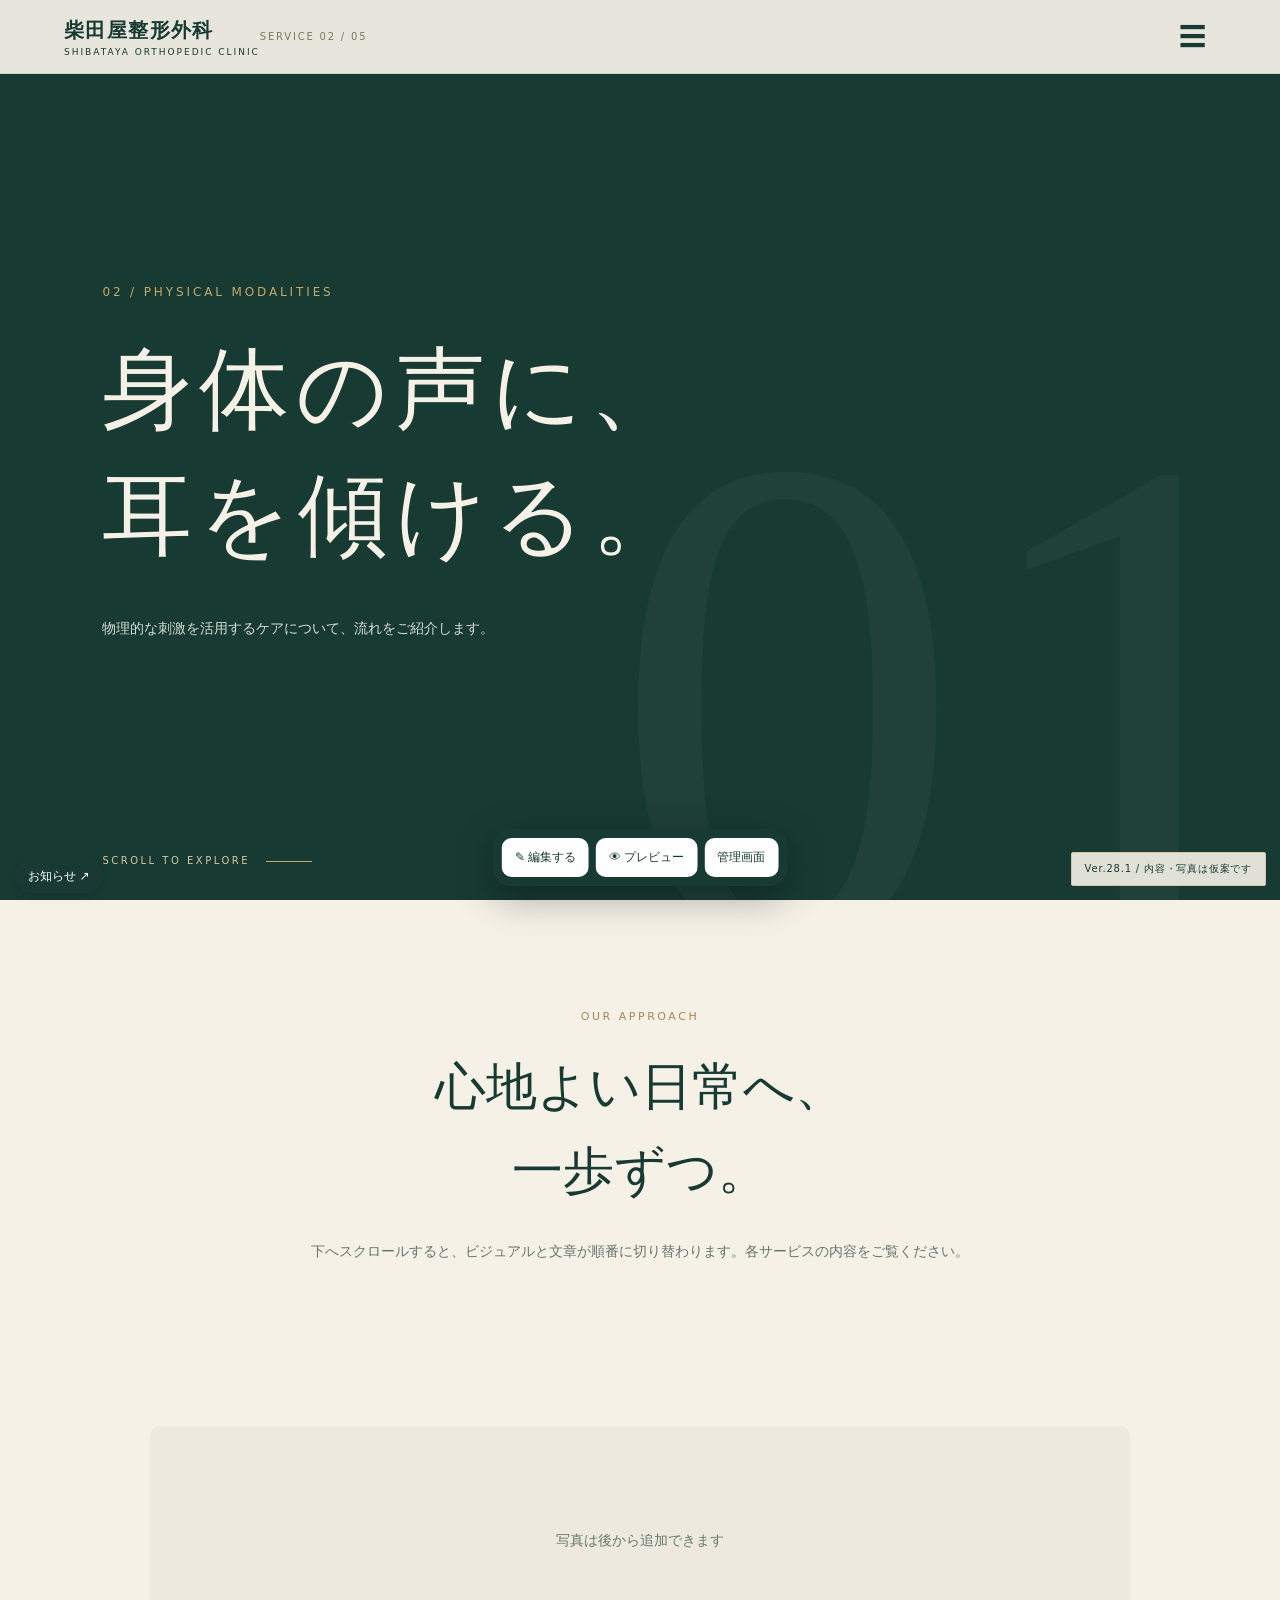
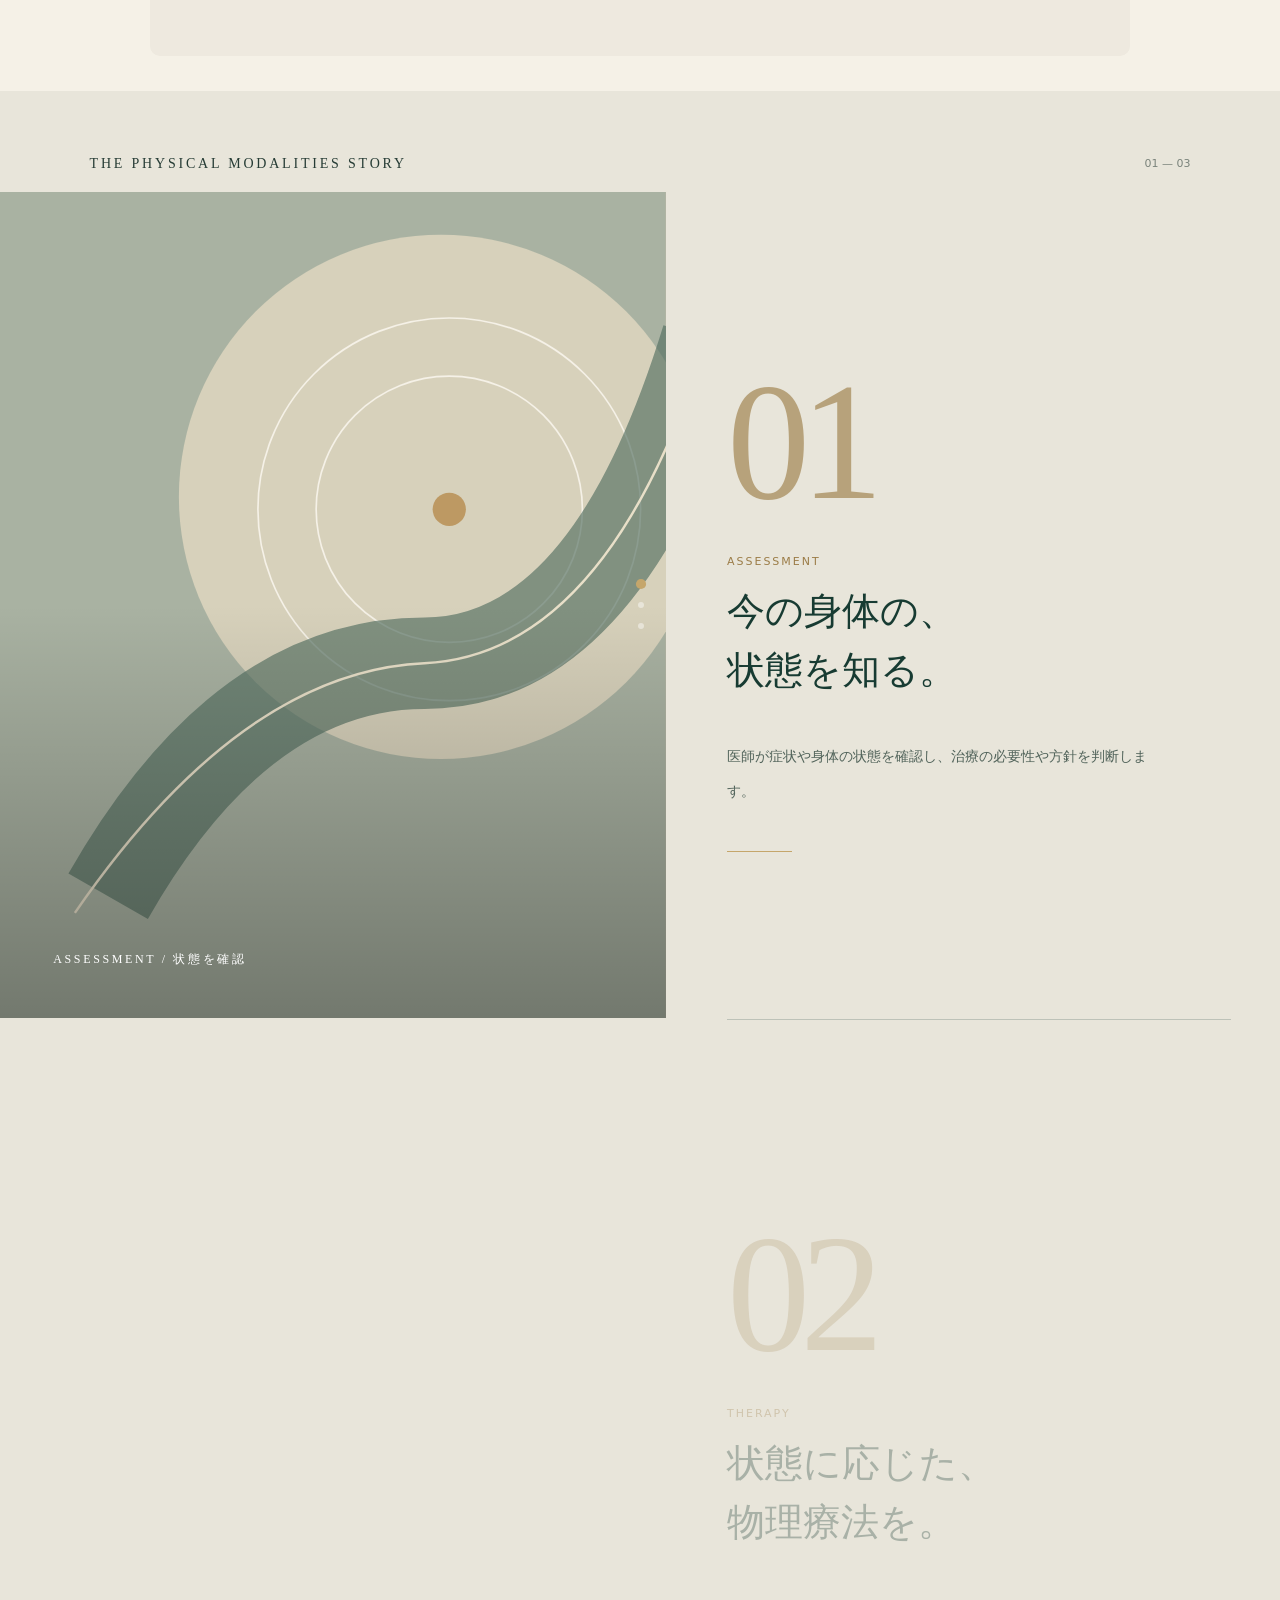
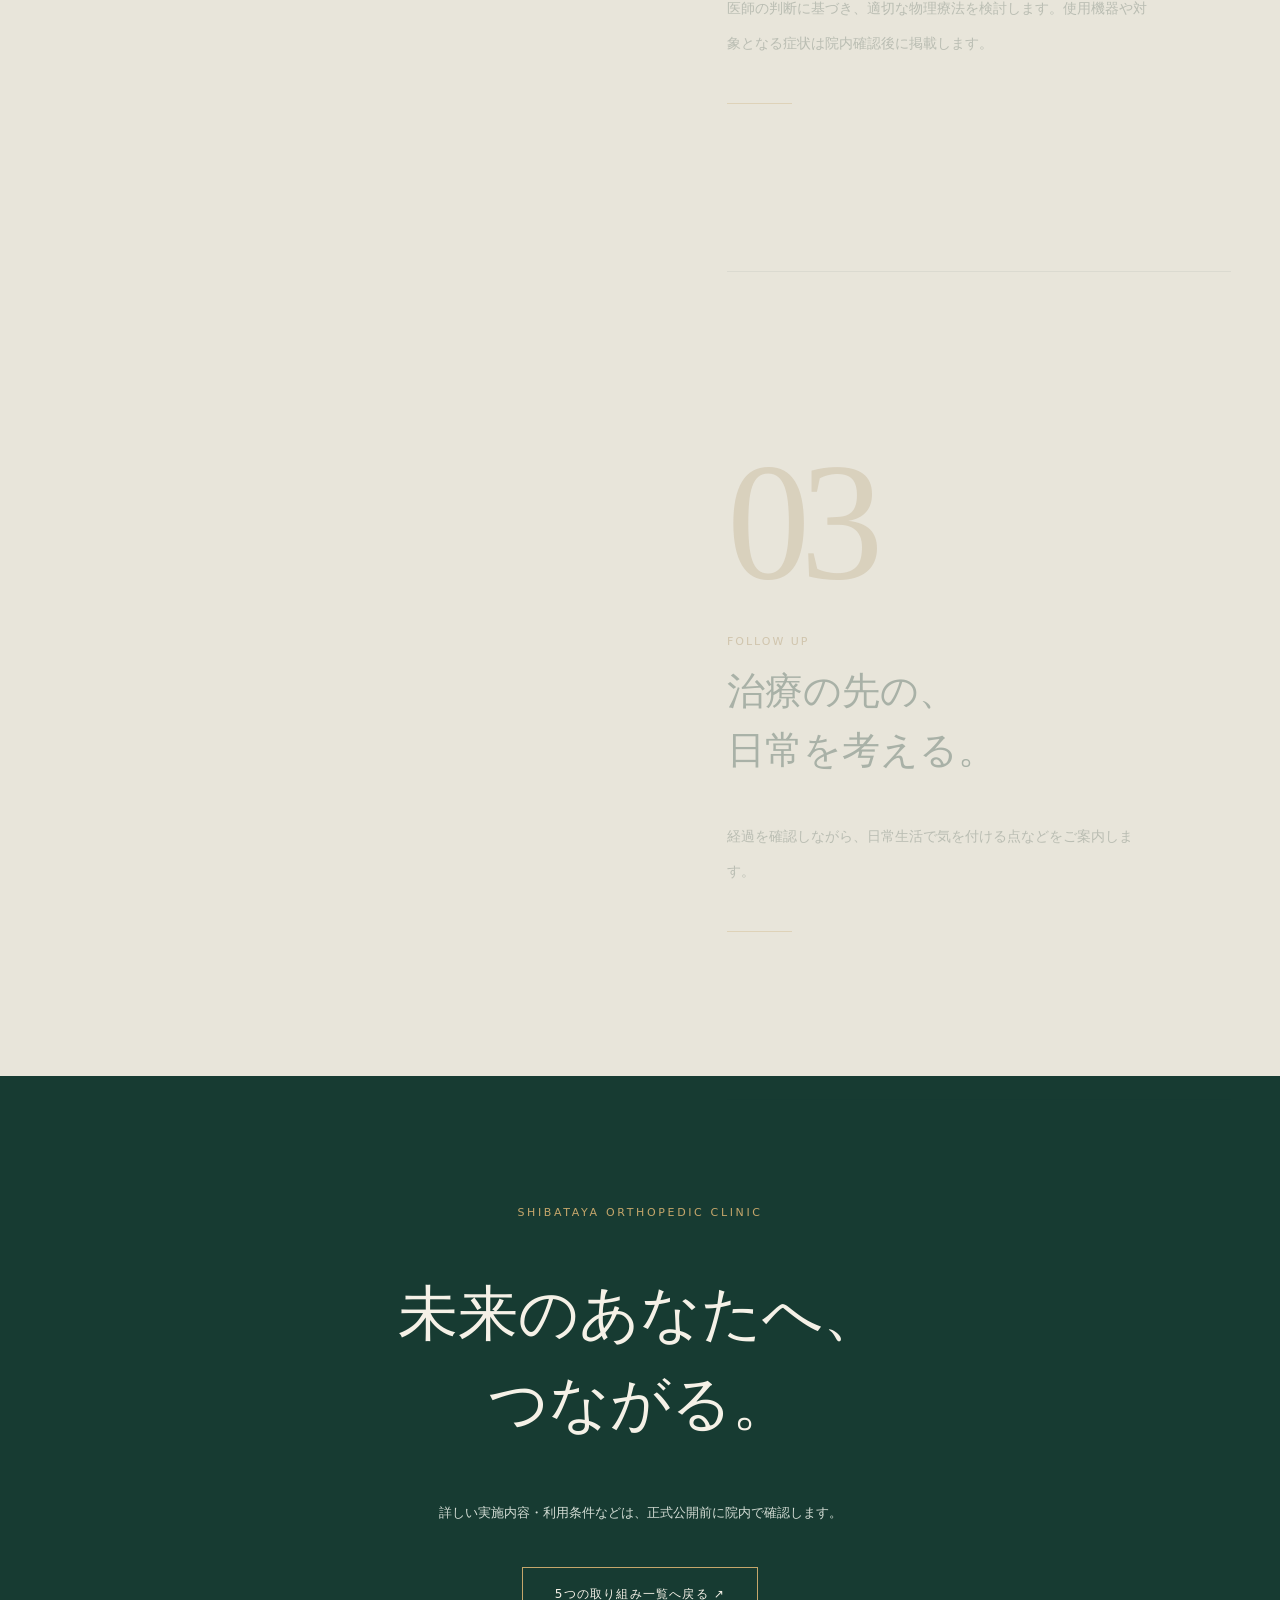
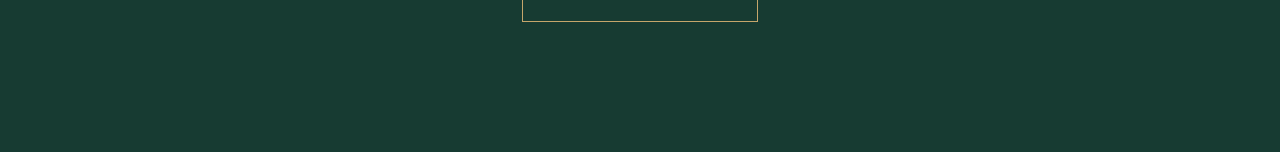
<file: modalities.html>
<!DOCTYPE html>

<html lang="ja"><head><meta charset="utf-8"/><meta content="width=device-width,initial-scale=1" name="viewport"/><meta content="#183c34" name="theme-color"/><title>物理療法｜柴田屋整形外科</title><style>
:root{--green:#173b32;--dark:#102d27;--ivory:#f5f1e7;--gold:#c5a66b;--ink:#263c35}*{box-sizing:border-box}html{scroll-behavior:smooth}body{margin:0;background:var(--ivory);color:var(--ink);font-family:"Hiragino Kaku Gothic ProN","Yu Gothic",system-ui,sans-serif;-webkit-font-smoothing:antialiased}a{color:inherit}header{position:fixed;z-index:30;top:0;left:0;width:100%;height:74px;background:rgba(245,241,231,.94);backdrop-filter:blur(18px);border-bottom:1px solid rgba(23,59,50,.12);display:flex;align-items:center;justify-content:space-between;padding:0 clamp(18px,5vw,70px)}.brand{font-family:serif;font-size:20px;letter-spacing:.07em;text-decoration:none;color:var(--green);font-weight:700}.brand small{display:block;font:9px system-ui;letter-spacing:.22em;margin-top:3px}.tag{font-size:10px;letter-spacing:.18em;color:#7b795f}.hero{min-height:100svh;background:var(--green);color:var(--ivory);display:flex;align-items:center;padding:120px clamp(24px,8vw,120px) 75px;position:relative;overflow:hidden}.hero:after{content:"01";position:absolute;right:-.05em;bottom:-.22em;font:clamp(300px,55vw,950px)/1 Georgia,serif;color:rgba(255,255,255,.035);pointer-events:none}.eyebrow{color:var(--gold);letter-spacing:.24em;font-size:12px;margin-bottom:28px}.hero h1{font-family:serif;font-weight:400;line-height:1.4;letter-spacing:.075em;font-size:clamp(38px,7vw,94px);margin:0}.hero h1 span{display:block;overflow:hidden}.hero h1 i{font-style:normal;display:block;animation:slidein 1.15s cubic-bezier(.19,1,.22,1) both}.hero h1 span:nth-child(2) i{animation-delay:.2s}@keyframes slidein{from{transform:translateY(105%)}to{transform:translateY(0)}}.hero p{font-size:14px;line-height:2.4;max-width:500px;margin-top:34px;color:#d6ddd5}.scrollcue{position:absolute;bottom:34px;left:clamp(24px,8vw,120px);font-size:10px;letter-spacing:.25em;color:#d7c7a5}.scrollcue:after{content:"";display:inline-block;width:46px;height:1px;background:var(--gold);vertical-align:middle;margin-left:16px}.intro{padding:110px 7vw;text-align:center}.intro .kicker{font-size:11px;letter-spacing:.23em;color:#a48754}.intro h2{font:normal clamp(28px,4vw,52px)/1.65 Georgia,serif;color:var(--green);margin:22px 0}.intro p{line-height:2.2;font-size:14px;color:#66756e}.story{background:#e8e5da}.story-head{padding:65px 7vw 20px;display:flex;align-items:center;justify-content:space-between;gap:20px}.story-head b{font:normal 14px Georgia,serif;letter-spacing:.2em}.story-head span{font-size:11px;color:#7a837b}.story-layout{display:grid;grid-template-columns:52% 48%;align-items:start}.visual-wrap{position:sticky;top:74px;height:calc(100svh - 74px);min-height:440px;overflow:hidden;background:#173b32}.scene{position:absolute;inset:0;opacity:0;transform:scale(1.11);transition:opacity 1.05s ease,transform 1.55s cubic-bezier(.2,.7,.1,1);display:grid;place-items:center;overflow:hidden}.scene.active{opacity:1;transform:scale(1)}.scene svg{width:100%;height:100%;position:absolute;inset:0}.scene:after{content:"";position:absolute;inset:0;background:linear-gradient(180deg,transparent 50%,rgba(0,0,0,.32))}.scene-label{position:absolute;z-index:2;bottom:6%;left:8%;font:12px Georgia,serif;letter-spacing:.22em;color:white}.scene.one{background:#b9b7a5}.scene.two{background:#6c8778}.scene.three{background:#a9b0a1}.steps{padding:0 8% 0 10%}.step{min-height:92svh;display:flex;flex-direction:column;justify-content:center;border-bottom:1px solid rgba(23,59,50,.2);padding:90px 0;opacity:.3;transform:translateY(24px);transition:opacity .85s ease,transform .9s ease}.step.active{opacity:1;transform:translateY(0)}.step .num{font:normal clamp(85px,13vw,180px)/1 Georgia,serif;color:#b7a27b;letter-spacing:-.06em}.step .sub{font-size:11px;letter-spacing:.18em;color:#9b7c47;margin:30px 0 14px}.step h3{font:normal clamp(27px,3vw,43px)/1.55 Georgia,serif;color:var(--green);margin:0 0 24px}.step p{font-size:14px;line-height:2.5;color:#52645b;max-width:430px}.step .line{height:1px;width:65px;background:var(--gold);margin-top:28px}.progress{position:absolute;right:22px;top:50%;z-index:5;transform:translateY(-50%);display:grid;gap:15px}.dot{width:6px;height:6px;border-radius:100%;background:#ffffff70;transition:all .5s}.dot.active{background:var(--gold);transform:scale(1.7)}.end{padding:130px 7vw;background:var(--green);color:var(--ivory);text-align:center}.end .eyebrow{font-size:11px}.end h2{font:normal clamp(30px,5vw,60px)/1.5 Georgia,serif}.end p{font-size:13px;line-height:2.3;color:#d3dcd4}.end a{display:inline-block;text-decoration:none;border:1px solid var(--gold);padding:18px 32px;margin-top:26px;font-size:12px;letter-spacing:.1em;color:var(--ivory)}.demo{position:fixed;bottom:14px;right:14px;z-index:40;background:#f5f1e7e8;color:var(--green);font-size:10px;letter-spacing:.08em;padding:9px 13px;border:1px solid #d4c7a8;border-radius:2px}.mobile-visual{display:none}@media(max-width:760px){header{height:64px}.brand{font-size:16px}.tag{font-size:9px}.hero{padding:110px 25px 85px}.hero p{font-size:13px}.intro{padding:75px 22px}.story-head{padding:45px 24px 5px}.story-layout{display:block}.visual-wrap{position:sticky;top:64px;height:36svh;min-height:220px;z-index:3}.steps{padding:0 24px}.step{min-height:69svh;padding:55px 0 70px;justify-content:center}.step .num{font-size:85px}.step h3{font-size:28px}.step p{font-size:13px}.progress{right:15px}.scene-label{font-size:10px}.end{padding:100px 25px}.demo{bottom:8px;right:8px;font-size:9px}}@media(prefers-reduced-motion:reduce){html{scroll-behavior:auto}.hero h1 i{animation:none}.scene,.step,.dot{transition:none}}
</style><style>header .story-menu{border:0;background:transparent;color:#173b32;font-size:27px;cursor:pointer;padding:10px;margin-left:auto}.story-nav{display:none;position:absolute;top:100%;left:0;right:0;max-height:calc(100svh - 74px);overflow:auto;background:#f5f1e7;box-shadow:0 15px 30px #102d2722;padding:20px clamp(20px,5vw,70px);grid-template-columns:repeat(2,minmax(0,1fr));gap:8px}.story-nav.open{display:grid}.story-nav a{padding:15px 10px;text-decoration:none;border-bottom:1px solid #d6d4c8;font-size:13px;line-height:1.6}.story-nav a:hover{color:#aa8653}@media(max-width:760px){.story-nav{grid-template-columns:1fr;max-height:calc(100svh - 64px)}.tag{display:none}}</style></head><body><header><a class="brand" href="index.html">柴田屋整形外科<small>SHIBATAYA ORTHOPEDIC CLINIC</small></a><span class="tag">SERVICE 02 / 05</span><button aria-expanded="false" aria-label="メニューを開く" class="story-menu" type="button">☰</button><nav class="story-nav" id="story-nav"><a href="index.html">ホーム</a><a href="clinic.html">クリニック案内・院長紹介</a><a href="rehabilitation.html">リハビリテーション</a><a href="modalities.html">物理療法</a><a href="exercise.html">運動療法（体操教室）</a><a href="nutrition.html">栄養相談</a><a href="dayrehab.html">通所リハビリテーション</a><a href="visit.html">はじめての方</a><a href="access.html">アクセス</a><a href="recruit.html">採用情報</a></nav></header><main id="top"><section class="hero"><div><div class="eyebrow">02 / PHYSICAL MODALITIES</div><h1><span><i>身体の声に、</i></span><span><i>耳を傾ける。</i></span></h1><p>物理的な刺激を活用するケアについて、流れをご紹介します。</p></div><div class="scrollcue">SCROLL TO EXPLORE</div></section><section class="intro"><div class="kicker">OUR APPROACH</div><h2>心地よい日常へ、<br/>一歩ずつ。</h2><p>下へスクロールすると、ビジュアルと文章が順番に切り替わります。各サービスの内容をご覧ください。</p></section><section class="story" id="story"><div class="story-head"><b>THE PHYSICAL MODALITIES STORY</b><span>01 — 03</span></div><div class="story-layout"><div aria-label="スクロールに応じて変化する抽象イラスト" class="visual-wrap"><div class="scene one active" data-scene="0"><svg aria-hidden="true" preserveaspectratio="xMidYMid slice" viewbox="0 0 800 1000"><rect fill="#a9b2a2" height="1000" width="800"></rect><circle cx="530" cy="370" fill="#d7d1bb" r="315"></circle><circle cx="540" cy="385" fill="none" r="230" stroke="#f5f1e7" stroke-width="2"></circle><circle cx="540" cy="385" fill="none" r="160" stroke="#f5f1e7" stroke-width="2"></circle><path d="M130 850 Q290 570 510 570 T850 180" fill="none" opacity=".65" stroke="#536f61" stroke-width="110"></path><path d="M90 870 Q290 580 510 570 T850 180" fill="none" stroke="#e8dfc8" stroke-width="3"></path><circle cx="540" cy="385" fill="#bd9963" r="20"></circle></svg><div class="scene-label">ASSESSMENT / 状態を確認</div></div><div class="scene two" data-scene="1"><svg aria-hidden="true" preserveaspectratio="xMidYMid slice" viewbox="0 0 800 1000"><rect fill="#527567" height="1000" width="800"></rect><path d="M-100 800 Q320 140 900 500" fill="none" opacity=".65" stroke="#c4b995" stroke-width="230"></path><path d="M-100 800 Q320 140 900 500" fill="none" stroke="#f1e9d5" stroke-width="2"></path><circle cx="410" cy="440" fill="none" r="200" stroke="#e6e0cb" stroke-width="2"></circle><circle cx="410" cy="440" fill="none" r="125" stroke="#e6e0cb" stroke-width="2"></circle><path d="M410 230V650M200 440H620" stroke="#e6e0cb" stroke-width="2"></path><circle cx="410" cy="440" fill="#e5c58b" r="26"></circle></svg><div class="scene-label">THERAPY / 物理療法</div></div><div class="scene three" data-scene="2"><svg aria-hidden="true" preserveaspectratio="xMidYMid slice" viewbox="0 0 800 1000"><rect fill="#c2c5b3" height="1000" width="800"></rect><circle cx="390" cy="410" fill="#e9e4d5" r="320"></circle><path d="M-60 1020C200 820 180 600 400 510S690 300 850 -40" fill="none" stroke="#486d5e" stroke-width="115"></path><path d="M-60 1020C200 820 180 600 400 510S690 300 850 -40" fill="none" stroke="#d6b781" stroke-width="4"></path><circle cx="400" cy="510" fill="#f4f0e7" r="28"></circle><path d="M510 240L570 180M570 180L580 245M570 180L505 175" fill="none" stroke="#ad8c57" stroke-width="5"></path></svg><div class="scene-label">FOLLOW UP / 治療後のケア</div></div><div aria-hidden="true" class="progress"><span class="dot active"></span><span class="dot"></span><span class="dot"></span></div></div><div class="steps"><article class="step active" data-step="0"><div class="num">01</div><div class="sub">ASSESSMENT</div><h3>今の身体の、<br/>状態を知る。</h3><p>医師が症状や身体の状態を確認し、治療の必要性や方針を判断します。</p><div class="line"></div></article><article class="step" data-step="1"><div class="num">02</div><div class="sub">THERAPY</div><h3>状態に応じた、<br/>物理療法を。</h3><p>医師の判断に基づき、適切な物理療法を検討します。使用機器や対象となる症状は院内確認後に掲載します。</p><div class="line"></div></article><article class="step" data-step="2"><div class="num">03</div><div class="sub">FOLLOW UP</div><h3>治療の先の、<br/>日常を考える。</h3><p>経過を確認しながら、日常生活で気を付ける点などをご案内します。</p><div class="line"></div></article></div></div></section><section class="end"><div class="eyebrow">SHIBATAYA ORTHOPEDIC CLINIC</div><h2>未来のあなたへ、<br/>つながる。</h2><p>詳しい実施内容・利用条件などは、正式公開前に院内で確認します。</p><a href="index.html#services">5つの取り組み一覧へ戻る ↗</a></section></main><div class="demo">Ver.28.1 / 内容・写真は仮案です</div><script>
(()=>{'use strict';const steps=[...document.querySelectorAll('[data-step]')],scenes=[...document.querySelectorAll('[data-scene]')],dots=[...document.querySelectorAll('.dot')];let current=-1;function activate(n){if(n===current)return;current=n;steps.forEach((el,i)=>el.classList.toggle('active',i===n));scenes.forEach((el,i)=>el.classList.toggle('active',i===n));dots.forEach((el,i)=>el.classList.toggle('active',i===n))}function update(){const target=window.innerHeight*.66;let best=0,dist=Infinity;steps.forEach((el,i)=>{const r=el.getBoundingClientRect();const mid=(r.top+r.bottom)/2;const d=Math.abs(mid-target);if(d<dist){dist=d;best=i}});activate(best)}let scheduled=false;function onScroll(){if(scheduled)return;scheduled=true;requestAnimationFrame(()=>{scheduled=false;update()})}window.addEventListener('scroll',onScroll,{passive:true});window.addEventListener('resize',onScroll);update()})();
</script><script>document.querySelector('.story-menu').addEventListener('click',function(){const nav=document.querySelector('.story-nav');const opened=nav.classList.toggle('open');this.setAttribute('aria-expanded',String(opened));this.textContent=opened?'×':'☰'});</script><script src="direct-photo.js" defer></script><script src="news-data.js" defer></script><div style="position:fixed;bottom:15px;left:15px;z-index:50"><a href="news.html" style="background:#193a34;color:#fff;padding:10px 13px;border-radius:30px;text-decoration:none;font-size:12px;box-shadow:0 2px 10px #0002">お知らせ ↗</a></div></body></html>
</file>
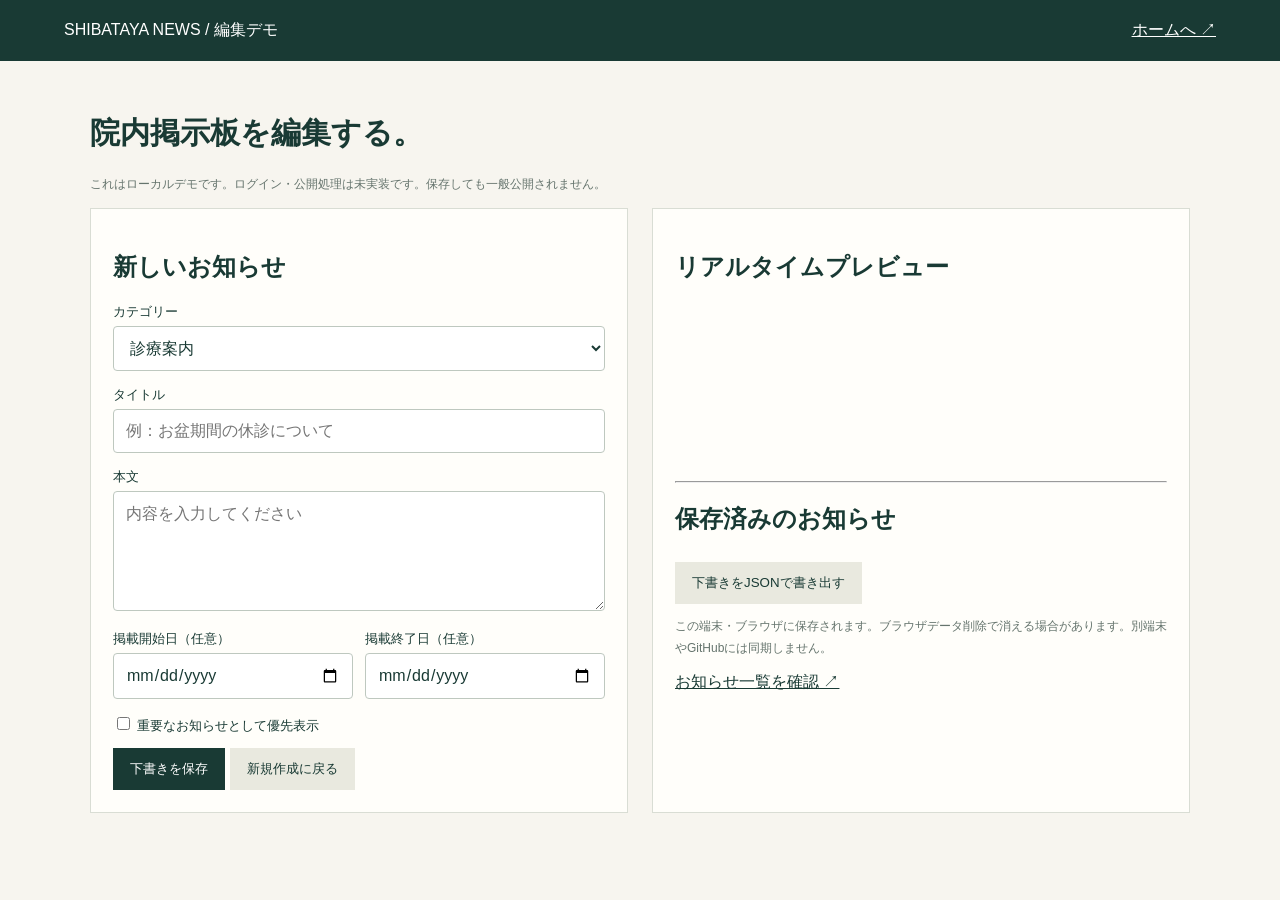
<file: news-admin.html>
<!doctype html><html lang="ja"><head><meta charset="utf-8"><meta name="viewport" content="width=device-width,initial-scale=1"><title>掲示板編集デモ | 柴田屋整形外科</title><style>body{margin:0;background:#f7f5ef;color:#193a34;font-family:"Noto Sans JP",sans-serif}header{padding:20px 5%;background:#193a34;color:white;display:flex;justify-content:space-between;gap:10px}a{color:inherit}main{max-width:1100px;margin:auto;padding:32px 18px}.layout{display:grid;grid-template-columns:1fr 1fr;gap:24px}.panel{background:#fffefa;border:1px solid #d9ddd4;padding:22px}h1{font-size:30px}label{display:block;font-size:13px;margin:15px 0 5px}input,select,textarea{box-sizing:border-box;width:100%;padding:12px;border:1px solid #bec8bf;border-radius:4px;background:white;font:inherit;color:#193a34}textarea{min-height:120px}button{border:0;background:#193a34;color:white;padding:12px 17px;cursor:pointer;margin:8px 5px 0 0}button.secondary{background:#e9e9df;color:#193a34}button.danger{background:#8d423e}.item{border-bottom:1px solid #ddd;padding:14px 0}.item button{padding:7px 10px}.preview{white-space:pre-wrap;line-height:1.8;min-height:170px}.note{font-size:12px;color:#65746d;line-height:1.8}.tag{font-size:12px;color:#99835c}.dates{display:grid;grid-template-columns:1fr 1fr;gap:12px}@media(max-width:760px){.layout{grid-template-columns:1fr}.dates{grid-template-columns:1fr}header{font-size:12px}}</style></head><body><header><span>SHIBATAYA NEWS / 編集デモ</span><a href="index.html">ホームへ ↗</a></header><main><h1>院内掲示板を編集する。</h1><p class="note">これはローカルデモです。ログイン・公開処理は未実装です。保存しても一般公開されません。</p><div class="layout"><section class="panel"><h2>新しいお知らせ</h2><form id="form"><input type="hidden" id="postid"><label>カテゴリー</label><select id="category"><option>診療案内</option><option>イベント</option><option>スタッフ</option><option>その他</option></select><label>タイトル</label><input id="posttitle" maxlength="100" required placeholder="例：お盆期間の休診について"><label>本文</label><textarea id="postbody" maxlength="3000" required placeholder="内容を入力してください"></textarea><div class="dates"><div><label>掲載開始日（任意）</label><input type="date" id="start"></div><div><label>掲載終了日（任意）</label><input type="date" id="end"></div></div><label><input id="important" type="checkbox" style="width:auto"> 重要なお知らせとして優先表示</label><button type="submit">下書きを保存</button><button type="button" class="secondary" id="reset">新規作成に戻る</button></form></section><section class="panel"><h2>リアルタイムプレビュー</h2><div class="preview" id="preview"></div><hr><h2>保存済みのお知らせ</h2><div id="items"></div><button type="button" class="secondary" id="export">下書きをJSONで書き出す</button><p class="note">この端末・ブラウザに保存されます。ブラウザデータ削除で消える場合があります。別端末やGitHubには同期しません。</p><a href="news.html">お知らせ一覧を確認 ↗</a></section></div></main><script src="news-data.js"></script><script>const $=id=>document.getElementById(id);let posts=SHNews.get();function esc(x){return SHNews.safe(x)}function update(){preview.innerHTML=`<div class="tag">${esc(category.value)}${important.checked?' / 重要':''}</div><h2>${esc(posttitle.value||'タイトルを入力してください')}</h2><div>${esc(postbody.value||'ここに本文が表示されます')}</div><p class="tag">${start.value||'開始日未指定'} ～ ${end.value||'終了日未指定'}</p>`}function list(){items.innerHTML=posts.length?posts.map(x=>`<div class="item"><div class="tag">${esc(x.category)} ${x.sample?'（掲載例）':''}</div><strong>${esc(x.title)}</strong><div><button type="button" data-edit="${esc(x.id)}">編集</button><button type="button" class="danger" data-del="${esc(x.id)}">削除</button></div></div>`).join(''):'<p>保存されたお知らせはありません。</p>'}function clear(){form.reset();postid.value='';update()}form.addEventListener('input',update);form.addEventListener('change',update);form.addEventListener('submit',e=>{e.preventDefault();if(start.value&&end.value&&start.value>end.value){alert('掲載終了日は開始日以降にしてください');return}const id=postid.value||'post-'+Date.now();const p={id,category:category.value,title:posttitle.value.trim(),body:postbody.value.trim(),start:start.value,end:end.value,important:important.checked,sample:false};if(!p.title||!p.body)return;posts=posts.filter(x=>x.id!==id);posts.unshift(p);try{SHNews.save(posts)}catch(e){alert('保存容量が不足しています');return}list();clear();alert('このブラウザに下書きを保存しました（公開はされません）')});items.addEventListener('click',e=>{let id=e.target.dataset.edit||e.target.dataset.del;if(!id)return;let p=posts.find(x=>x.id===id);if(!p)return;if(e.target.dataset.del){if(!confirm('このお知らせを削除しますか？'))return;posts=posts.filter(x=>x.id!==id);SHNews.save(posts);list();return}postid.value=p.id;category.value=p.category;posttitle.value=p.title;postbody.value=p.body;start.value=p.start||'';end.value=p.end||'';important.checked=!!p.important;update();scrollTo({top:0,behavior:'smooth'})});reset.onclick=clear;export.onclick=()=>{const blob=new Blob([JSON.stringify(posts,null,2)],{type:'application/json'});const u=URL.createObjectURL(blob);const a=document.createElement('a');a.href=u;a.download='shibataya-news-draft.json';a.click();setTimeout(()=>URL.revokeObjectURL(u),1000)};update();list();</script></body></html>
</file>
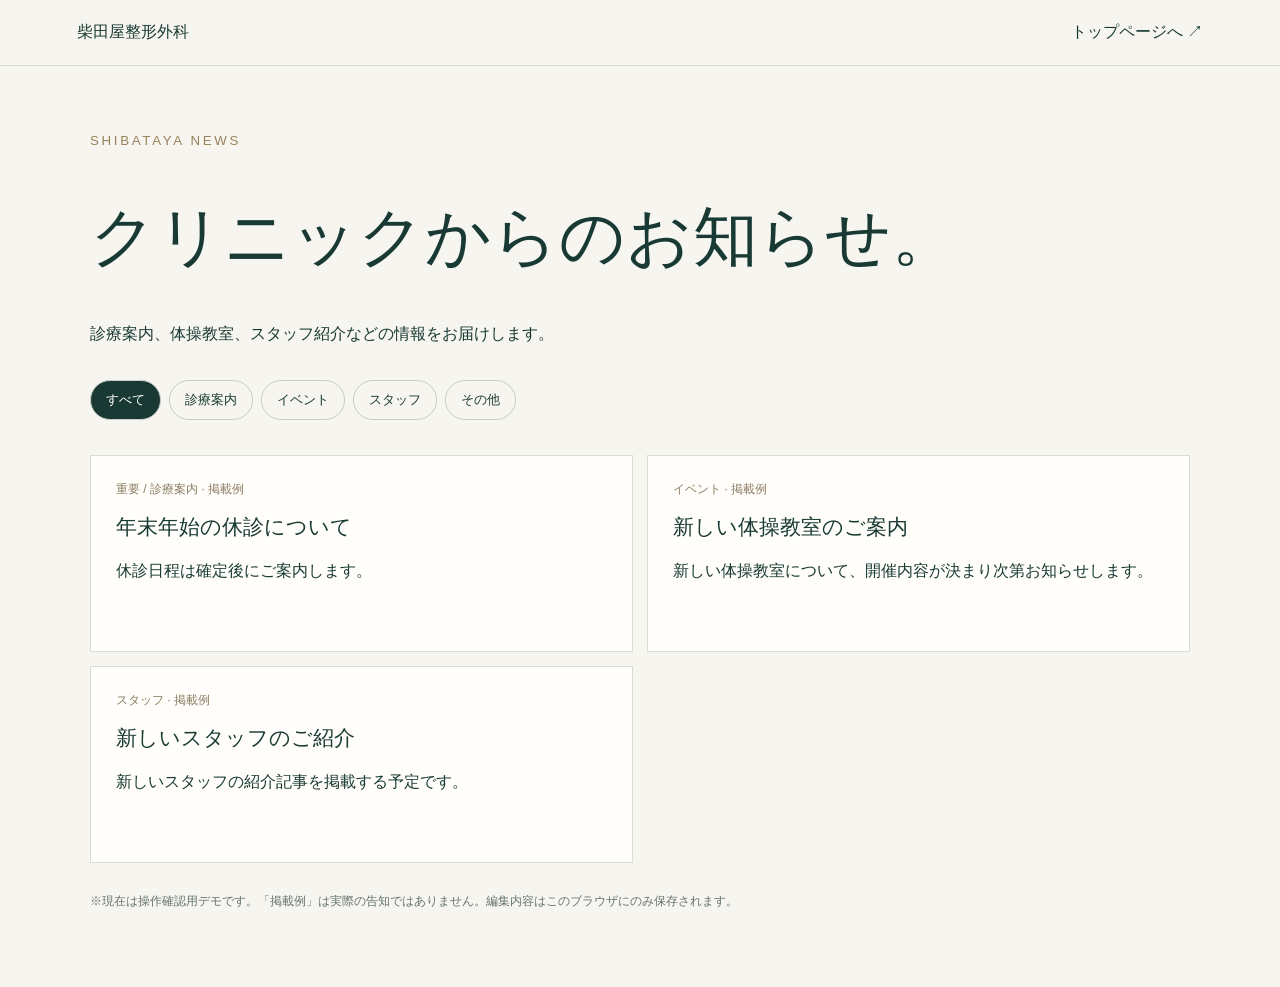
<file: news.html>
<!doctype html><html lang="ja"><head><meta charset="utf-8"><meta name="viewport" content="width=device-width,initial-scale=1"><title>お知らせ | 柴田屋整形外科</title><style>body{margin:0;background:#f7f5ef;color:#193a34;font-family:"Noto Sans JP",sans-serif}header{padding:22px 6%;border-bottom:1px solid #d9ddd4;display:flex;justify-content:space-between;gap:15px}a{color:inherit}header a{text-decoration:none}main{max-width:1100px;margin:auto;padding:65px 22px}h1{font-size:clamp(34px,6vw,65px);font-weight:500}small{color:#99835c;letter-spacing:.2em}.filters{display:flex;flex-wrap:wrap;gap:8px;margin:35px 0}.filters button{background:transparent;border:1px solid #c7cdc5;padding:10px 15px;color:#193a34;cursor:pointer;border-radius:24px}.filters button.active{background:#193a34;color:white}.shnews-grid{display:grid;grid-template-columns:repeat(2,minmax(0,1fr));gap:14px}.shnews-card{background:#fffefa;border:1px solid #d9ddd4;padding:25px;text-decoration:none;display:flex;flex-direction:column;gap:15px;min-height:145px}.shnews-card strong{font-size:21px;font-weight:500}.shnews-meta{font-size:12px;color:#8b7c63}.note{font-size:12px;color:#65746d;margin-top:30px}@media(max-width:650px){.shnews-grid{grid-template-columns:1fr}header{font-size:12px}}</style></head><body><header><a href="index.html">柴田屋整形外科</a><a href="index.html">トップページへ ↗</a></header><main><small>SHIBATAYA NEWS</small><h1>クリニックからのお知らせ。</h1><p>診療案内、体操教室、スタッフ紹介などの情報をお届けします。</p><div class="filters" id="filters"></div><div class="shnews-grid" id="allnews"></div><p class="note">※現在は操作確認用デモです。「掲載例」は実際の告知ではありません。編集内容はこのブラウザにのみ保存されます。</p></main><script src="news-data.js"></script><script>let current='すべて';const cats=['すべて','診療案内','イベント','スタッフ','その他'];function render(){filters.innerHTML=cats.map(x=>`<button class="${current===x?'active':''}" data-cat="${x}">${x}</button>`).join('');let a=SHNews.visible(SHNews.get()).filter(x=>current==='すべて'||x.category===current).sort((a,b)=>Number(!!b.important)-Number(!!a.important));allnews.innerHTML=a.length?a.map(x=>`<article id="${SHNews.safe(x.id)}" class="shnews-card"><span class="shnews-meta">${x.important?'重要 / ':''}${SHNews.safe(x.category)}${x.sample?' · 掲載例':''}</span><strong>${SHNews.safe(x.title)}</strong><span style="line-height:1.9;white-space:pre-wrap">${SHNews.safe(x.body)}</span></article>`).join(''):'<p>該当するお知らせはありません。</p>'}filters.addEventListener('click',e=>{if(e.target.dataset.cat){current=e.target.dataset.cat;render()}});render();</script></body></html>
</file>
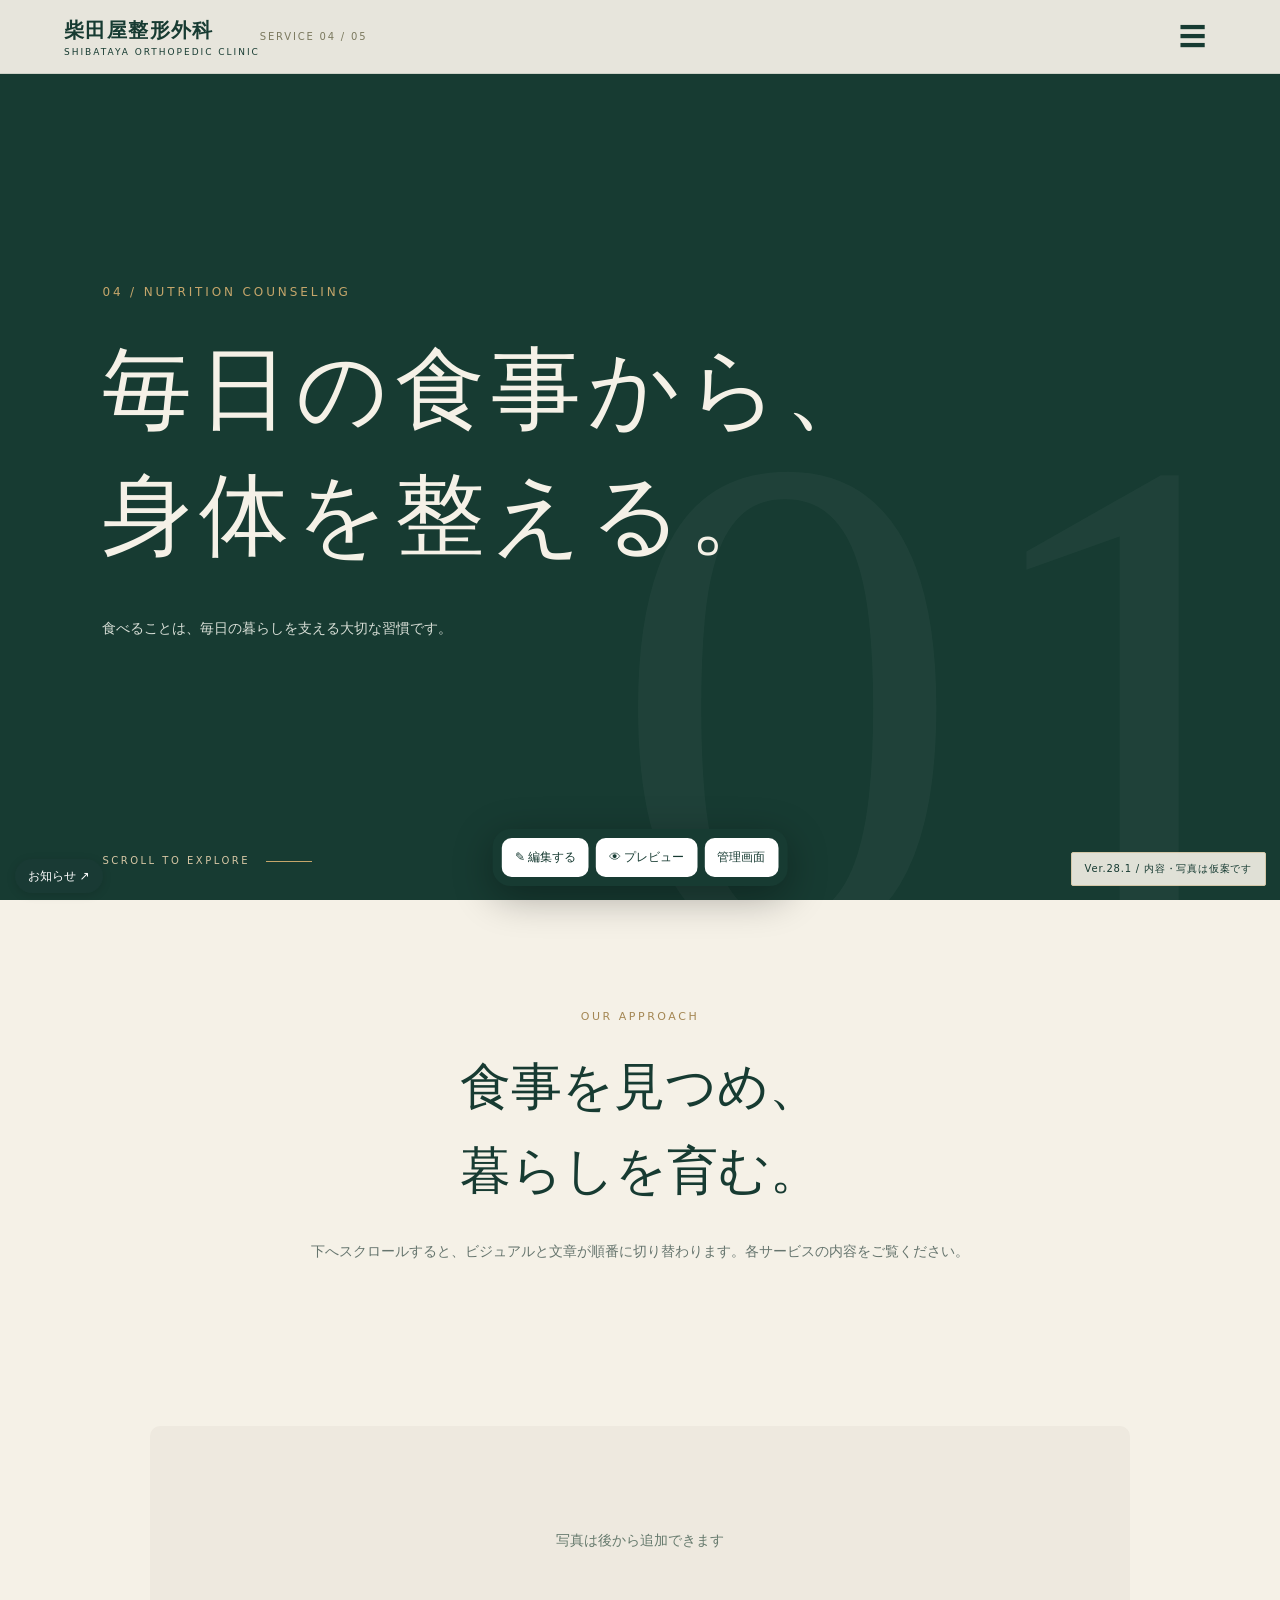
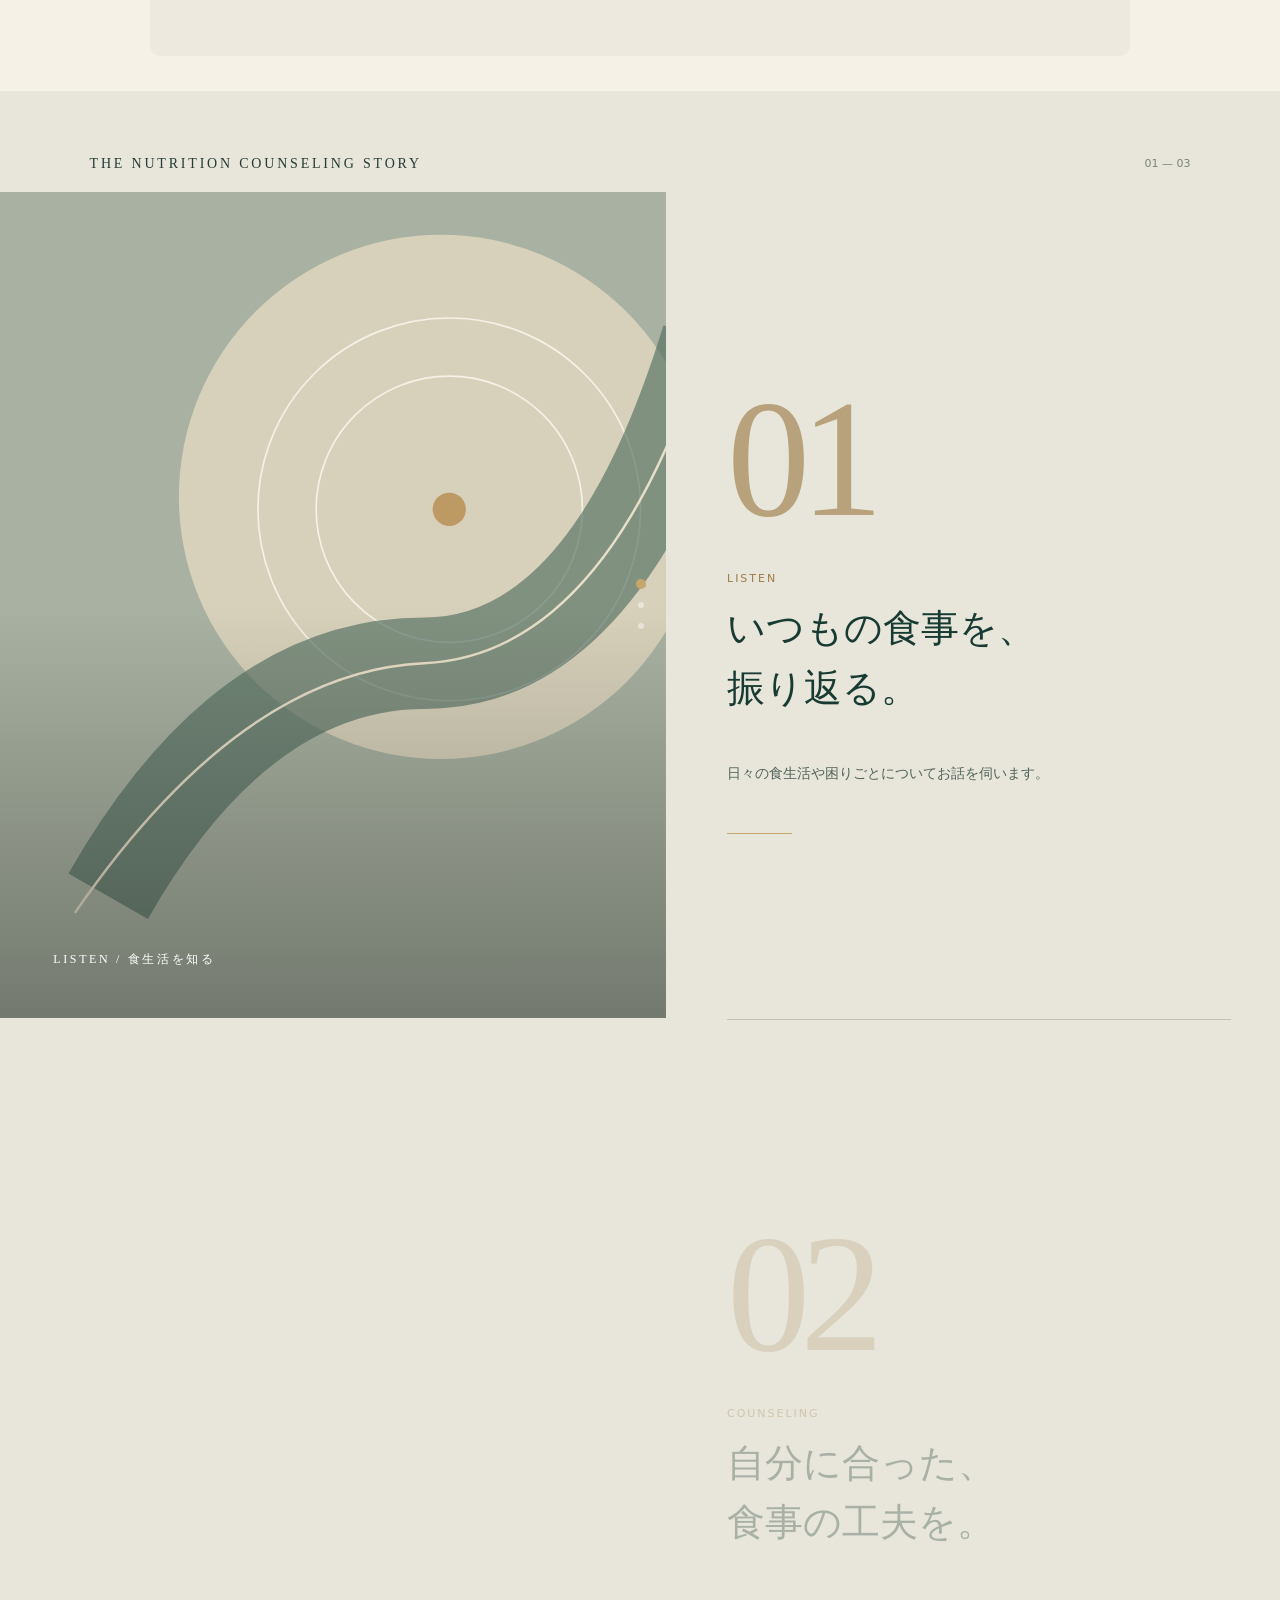
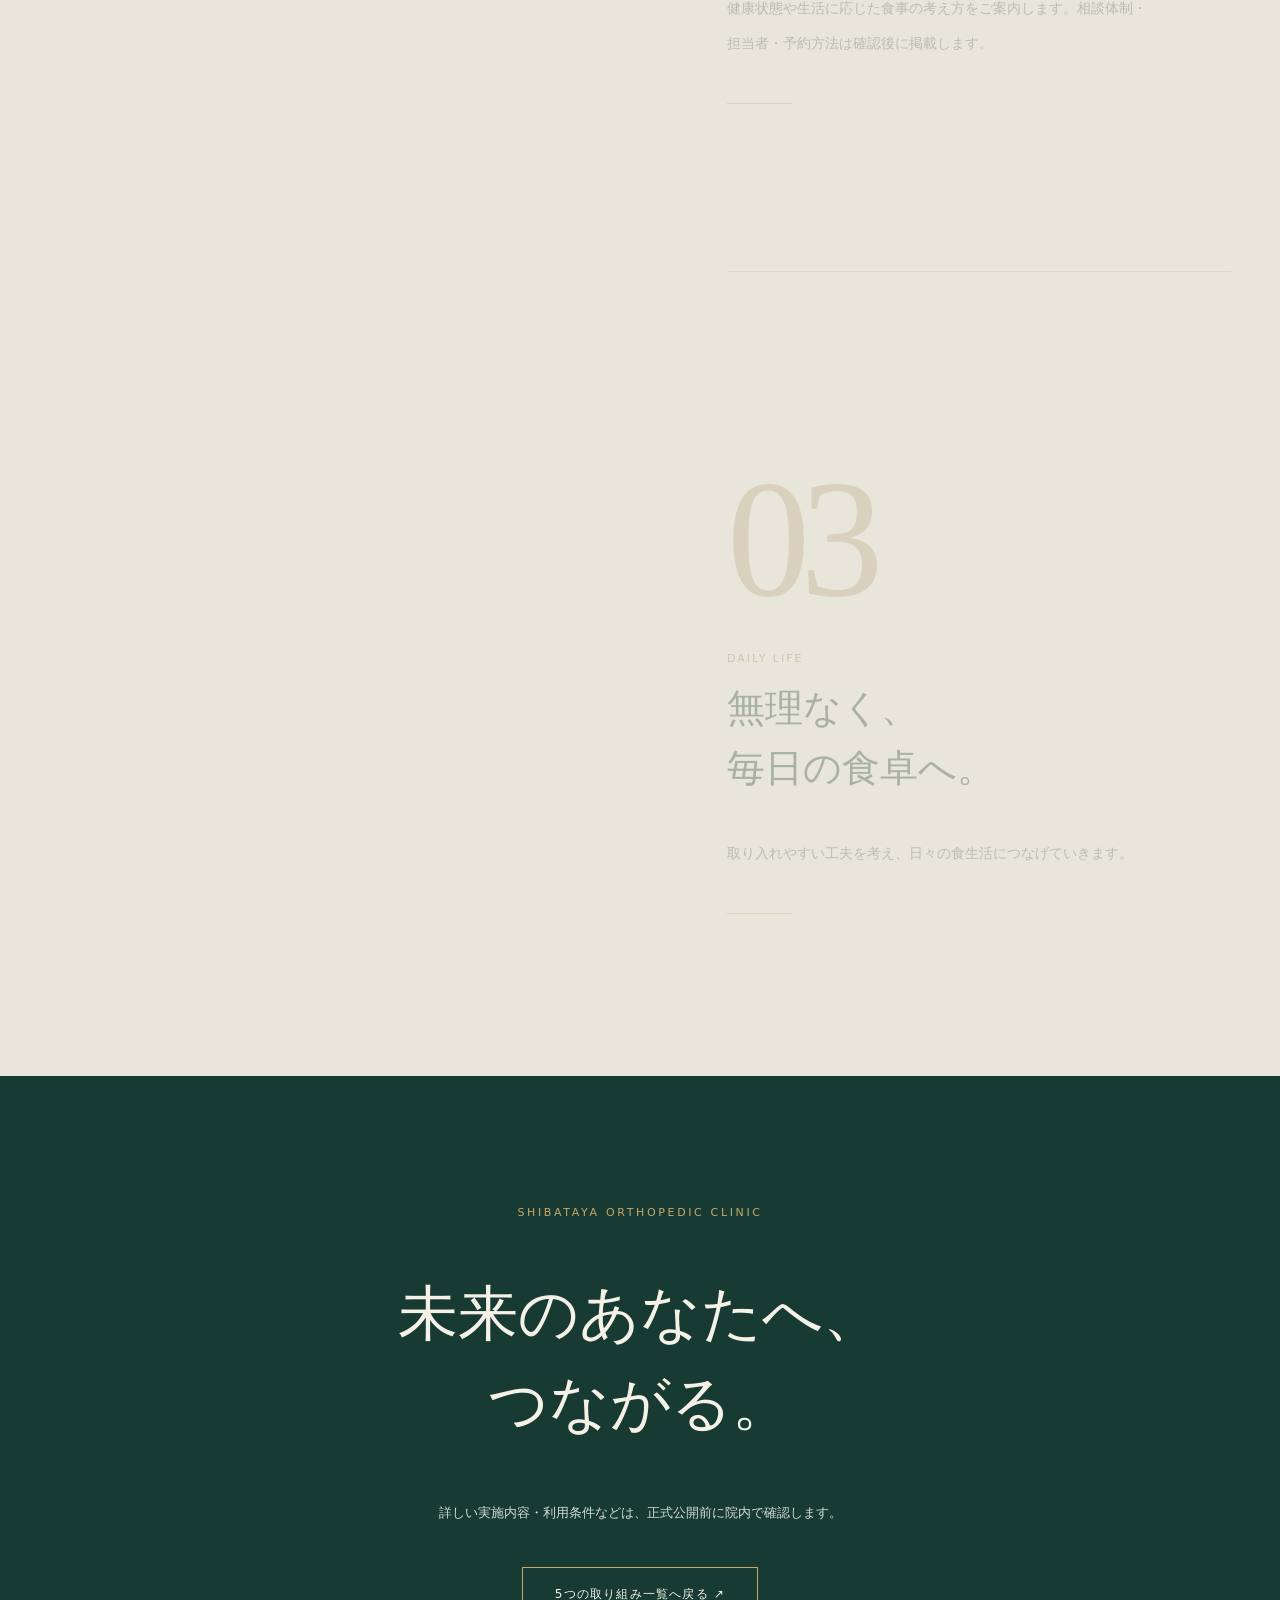
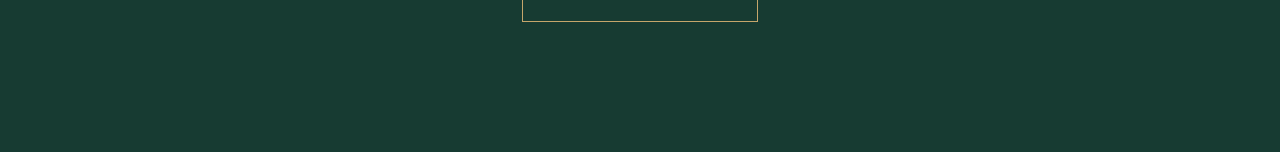
<file: nutrition.html>
<!DOCTYPE html>

<html lang="ja"><head><meta charset="utf-8"/><meta content="width=device-width,initial-scale=1" name="viewport"/><meta content="#183c34" name="theme-color"/><title>栄養相談｜柴田屋整形外科</title><style>
:root{--green:#173b32;--dark:#102d27;--ivory:#f5f1e7;--gold:#c5a66b;--ink:#263c35}*{box-sizing:border-box}html{scroll-behavior:smooth}body{margin:0;background:var(--ivory);color:var(--ink);font-family:"Hiragino Kaku Gothic ProN","Yu Gothic",system-ui,sans-serif;-webkit-font-smoothing:antialiased}a{color:inherit}header{position:fixed;z-index:30;top:0;left:0;width:100%;height:74px;background:rgba(245,241,231,.94);backdrop-filter:blur(18px);border-bottom:1px solid rgba(23,59,50,.12);display:flex;align-items:center;justify-content:space-between;padding:0 clamp(18px,5vw,70px)}.brand{font-family:serif;font-size:20px;letter-spacing:.07em;text-decoration:none;color:var(--green);font-weight:700}.brand small{display:block;font:9px system-ui;letter-spacing:.22em;margin-top:3px}.tag{font-size:10px;letter-spacing:.18em;color:#7b795f}.hero{min-height:100svh;background:var(--green);color:var(--ivory);display:flex;align-items:center;padding:120px clamp(24px,8vw,120px) 75px;position:relative;overflow:hidden}.hero:after{content:"01";position:absolute;right:-.05em;bottom:-.22em;font:clamp(300px,55vw,950px)/1 Georgia,serif;color:rgba(255,255,255,.035);pointer-events:none}.eyebrow{color:var(--gold);letter-spacing:.24em;font-size:12px;margin-bottom:28px}.hero h1{font-family:serif;font-weight:400;line-height:1.4;letter-spacing:.075em;font-size:clamp(38px,7vw,94px);margin:0}.hero h1 span{display:block;overflow:hidden}.hero h1 i{font-style:normal;display:block;animation:slidein 1.15s cubic-bezier(.19,1,.22,1) both}.hero h1 span:nth-child(2) i{animation-delay:.2s}@keyframes slidein{from{transform:translateY(105%)}to{transform:translateY(0)}}.hero p{font-size:14px;line-height:2.4;max-width:500px;margin-top:34px;color:#d6ddd5}.scrollcue{position:absolute;bottom:34px;left:clamp(24px,8vw,120px);font-size:10px;letter-spacing:.25em;color:#d7c7a5}.scrollcue:after{content:"";display:inline-block;width:46px;height:1px;background:var(--gold);vertical-align:middle;margin-left:16px}.intro{padding:110px 7vw;text-align:center}.intro .kicker{font-size:11px;letter-spacing:.23em;color:#a48754}.intro h2{font:normal clamp(28px,4vw,52px)/1.65 Georgia,serif;color:var(--green);margin:22px 0}.intro p{line-height:2.2;font-size:14px;color:#66756e}.story{background:#e8e5da}.story-head{padding:65px 7vw 20px;display:flex;align-items:center;justify-content:space-between;gap:20px}.story-head b{font:normal 14px Georgia,serif;letter-spacing:.2em}.story-head span{font-size:11px;color:#7a837b}.story-layout{display:grid;grid-template-columns:52% 48%;align-items:start}.visual-wrap{position:sticky;top:74px;height:calc(100svh - 74px);min-height:440px;overflow:hidden;background:#173b32}.scene{position:absolute;inset:0;opacity:0;transform:scale(1.11);transition:opacity 1.05s ease,transform 1.55s cubic-bezier(.2,.7,.1,1);display:grid;place-items:center;overflow:hidden}.scene.active{opacity:1;transform:scale(1)}.scene svg{width:100%;height:100%;position:absolute;inset:0}.scene:after{content:"";position:absolute;inset:0;background:linear-gradient(180deg,transparent 50%,rgba(0,0,0,.32))}.scene-label{position:absolute;z-index:2;bottom:6%;left:8%;font:12px Georgia,serif;letter-spacing:.22em;color:white}.scene.one{background:#b9b7a5}.scene.two{background:#6c8778}.scene.three{background:#a9b0a1}.steps{padding:0 8% 0 10%}.step{min-height:92svh;display:flex;flex-direction:column;justify-content:center;border-bottom:1px solid rgba(23,59,50,.2);padding:90px 0;opacity:.3;transform:translateY(24px);transition:opacity .85s ease,transform .9s ease}.step.active{opacity:1;transform:translateY(0)}.step .num{font:normal clamp(85px,13vw,180px)/1 Georgia,serif;color:#b7a27b;letter-spacing:-.06em}.step .sub{font-size:11px;letter-spacing:.18em;color:#9b7c47;margin:30px 0 14px}.step h3{font:normal clamp(27px,3vw,43px)/1.55 Georgia,serif;color:var(--green);margin:0 0 24px}.step p{font-size:14px;line-height:2.5;color:#52645b;max-width:430px}.step .line{height:1px;width:65px;background:var(--gold);margin-top:28px}.progress{position:absolute;right:22px;top:50%;z-index:5;transform:translateY(-50%);display:grid;gap:15px}.dot{width:6px;height:6px;border-radius:100%;background:#ffffff70;transition:all .5s}.dot.active{background:var(--gold);transform:scale(1.7)}.end{padding:130px 7vw;background:var(--green);color:var(--ivory);text-align:center}.end .eyebrow{font-size:11px}.end h2{font:normal clamp(30px,5vw,60px)/1.5 Georgia,serif}.end p{font-size:13px;line-height:2.3;color:#d3dcd4}.end a{display:inline-block;text-decoration:none;border:1px solid var(--gold);padding:18px 32px;margin-top:26px;font-size:12px;letter-spacing:.1em;color:var(--ivory)}.demo{position:fixed;bottom:14px;right:14px;z-index:40;background:#f5f1e7e8;color:var(--green);font-size:10px;letter-spacing:.08em;padding:9px 13px;border:1px solid #d4c7a8;border-radius:2px}.mobile-visual{display:none}@media(max-width:760px){header{height:64px}.brand{font-size:16px}.tag{font-size:9px}.hero{padding:110px 25px 85px}.hero p{font-size:13px}.intro{padding:75px 22px}.story-head{padding:45px 24px 5px}.story-layout{display:block}.visual-wrap{position:sticky;top:64px;height:36svh;min-height:220px;z-index:3}.steps{padding:0 24px}.step{min-height:69svh;padding:55px 0 70px;justify-content:center}.step .num{font-size:85px}.step h3{font-size:28px}.step p{font-size:13px}.progress{right:15px}.scene-label{font-size:10px}.end{padding:100px 25px}.demo{bottom:8px;right:8px;font-size:9px}}@media(prefers-reduced-motion:reduce){html{scroll-behavior:auto}.hero h1 i{animation:none}.scene,.step,.dot{transition:none}}
</style><style>header .story-menu{border:0;background:transparent;color:#173b32;font-size:27px;cursor:pointer;padding:10px;margin-left:auto}.story-nav{display:none;position:absolute;top:100%;left:0;right:0;max-height:calc(100svh - 74px);overflow:auto;background:#f5f1e7;box-shadow:0 15px 30px #102d2722;padding:20px clamp(20px,5vw,70px);grid-template-columns:repeat(2,minmax(0,1fr));gap:8px}.story-nav.open{display:grid}.story-nav a{padding:15px 10px;text-decoration:none;border-bottom:1px solid #d6d4c8;font-size:13px;line-height:1.6}.story-nav a:hover{color:#aa8653}@media(max-width:760px){.story-nav{grid-template-columns:1fr;max-height:calc(100svh - 64px)}.tag{display:none}}</style></head><body><header><a class="brand" href="index.html">柴田屋整形外科<small>SHIBATAYA ORTHOPEDIC CLINIC</small></a><span class="tag">SERVICE 04 / 05</span><button aria-expanded="false" aria-label="メニューを開く" class="story-menu" type="button">☰</button><nav class="story-nav" id="story-nav"><a href="index.html">ホーム</a><a href="clinic.html">クリニック案内・院長紹介</a><a href="rehabilitation.html">リハビリテーション</a><a href="modalities.html">物理療法</a><a href="exercise.html">運動療法（体操教室）</a><a href="nutrition.html">栄養相談</a><a href="dayrehab.html">通所リハビリテーション</a><a href="visit.html">はじめての方</a><a href="access.html">アクセス</a><a href="recruit.html">採用情報</a></nav></header><main id="top"><section class="hero"><div><div class="eyebrow">04 / NUTRITION COUNSELING</div><h1><span><i>毎日の食事から、</i></span><span><i>身体を整える。</i></span></h1><p>食べることは、毎日の暮らしを支える大切な習慣です。</p></div><div class="scrollcue">SCROLL TO EXPLORE</div></section><section class="intro"><div class="kicker">OUR APPROACH</div><h2>食事を見つめ、<br/>暮らしを育む。</h2><p>下へスクロールすると、ビジュアルと文章が順番に切り替わります。各サービスの内容をご覧ください。</p></section><section class="story" id="story"><div class="story-head"><b>THE NUTRITION COUNSELING STORY</b><span>01 — 03</span></div><div class="story-layout"><div aria-label="スクロールに応じて変化する抽象イラスト" class="visual-wrap"><div class="scene one active" data-scene="0"><svg aria-hidden="true" preserveaspectratio="xMidYMid slice" viewbox="0 0 800 1000"><rect fill="#a9b2a2" height="1000" width="800"></rect><circle cx="530" cy="370" fill="#d7d1bb" r="315"></circle><circle cx="540" cy="385" fill="none" r="230" stroke="#f5f1e7" stroke-width="2"></circle><circle cx="540" cy="385" fill="none" r="160" stroke="#f5f1e7" stroke-width="2"></circle><path d="M130 850 Q290 570 510 570 T850 180" fill="none" opacity=".65" stroke="#536f61" stroke-width="110"></path><path d="M90 870 Q290 580 510 570 T850 180" fill="none" stroke="#e8dfc8" stroke-width="3"></path><circle cx="540" cy="385" fill="#bd9963" r="20"></circle></svg><div class="scene-label">LISTEN / 食生活を知る</div></div><div class="scene two" data-scene="1"><svg aria-hidden="true" preserveaspectratio="xMidYMid slice" viewbox="0 0 800 1000"><rect fill="#527567" height="1000" width="800"></rect><path d="M-100 800 Q320 140 900 500" fill="none" opacity=".65" stroke="#c4b995" stroke-width="230"></path><path d="M-100 800 Q320 140 900 500" fill="none" stroke="#f1e9d5" stroke-width="2"></path><circle cx="410" cy="440" fill="none" r="200" stroke="#e6e0cb" stroke-width="2"></circle><circle cx="410" cy="440" fill="none" r="125" stroke="#e6e0cb" stroke-width="2"></circle><path d="M410 230V650M200 440H620" stroke="#e6e0cb" stroke-width="2"></path><circle cx="410" cy="440" fill="#e5c58b" r="26"></circle></svg><div class="scene-label">COUNSELING / 栄養相談</div></div><div class="scene three" data-scene="2"><svg aria-hidden="true" preserveaspectratio="xMidYMid slice" viewbox="0 0 800 1000"><rect fill="#c2c5b3" height="1000" width="800"></rect><circle cx="390" cy="410" fill="#e9e4d5" r="320"></circle><path d="M-60 1020C200 820 180 600 400 510S690 300 850 -40" fill="none" stroke="#486d5e" stroke-width="115"></path><path d="M-60 1020C200 820 180 600 400 510S690 300 850 -40" fill="none" stroke="#d6b781" stroke-width="4"></path><circle cx="400" cy="510" fill="#f4f0e7" r="28"></circle><path d="M510 240L570 180M570 180L580 245M570 180L505 175" fill="none" stroke="#ad8c57" stroke-width="5"></path></svg><div class="scene-label">DAILY LIFE / 日々の食事</div></div><div aria-hidden="true" class="progress"><span class="dot active"></span><span class="dot"></span><span class="dot"></span></div></div><div class="steps"><article class="step active" data-step="0"><div class="num">01</div><div class="sub">LISTEN</div><h3>いつもの食事を、<br/>振り返る。</h3><p>日々の食生活や困りごとについてお話を伺います。</p><div class="line"></div></article><article class="step" data-step="1"><div class="num">02</div><div class="sub">COUNSELING</div><h3>自分に合った、<br/>食事の工夫を。</h3><p>健康状態や生活に応じた食事の考え方をご案内します。相談体制・担当者・予約方法は確認後に掲載します。</p><div class="line"></div></article><article class="step" data-step="2"><div class="num">03</div><div class="sub">DAILY LIFE</div><h3>無理なく、<br/>毎日の食卓へ。</h3><p>取り入れやすい工夫を考え、日々の食生活につなげていきます。</p><div class="line"></div></article></div></div></section><section class="end"><div class="eyebrow">SHIBATAYA ORTHOPEDIC CLINIC</div><h2>未来のあなたへ、<br/>つながる。</h2><p>詳しい実施内容・利用条件などは、正式公開前に院内で確認します。</p><a href="index.html#services">5つの取り組み一覧へ戻る ↗</a></section></main><div class="demo">Ver.28.1 / 内容・写真は仮案です</div><script>
(()=>{'use strict';const steps=[...document.querySelectorAll('[data-step]')],scenes=[...document.querySelectorAll('[data-scene]')],dots=[...document.querySelectorAll('.dot')];let current=-1;function activate(n){if(n===current)return;current=n;steps.forEach((el,i)=>el.classList.toggle('active',i===n));scenes.forEach((el,i)=>el.classList.toggle('active',i===n));dots.forEach((el,i)=>el.classList.toggle('active',i===n))}function update(){const target=window.innerHeight*.66;let best=0,dist=Infinity;steps.forEach((el,i)=>{const r=el.getBoundingClientRect();const mid=(r.top+r.bottom)/2;const d=Math.abs(mid-target);if(d<dist){dist=d;best=i}});activate(best)}let scheduled=false;function onScroll(){if(scheduled)return;scheduled=true;requestAnimationFrame(()=>{scheduled=false;update()})}window.addEventListener('scroll',onScroll,{passive:true});window.addEventListener('resize',onScroll);update()})();
</script><script>document.querySelector('.story-menu').addEventListener('click',function(){const nav=document.querySelector('.story-nav');const opened=nav.classList.toggle('open');this.setAttribute('aria-expanded',String(opened));this.textContent=opened?'×':'☰'});</script><script src="direct-photo.js" defer></script><script src="news-data.js" defer></script><div style="position:fixed;bottom:15px;left:15px;z-index:50"><a href="news.html" style="background:#193a34;color:#fff;padding:10px 13px;border-radius:30px;text-decoration:none;font-size:12px;box-shadow:0 2px 10px #0002">お知らせ ↗</a></div></body></html>
</file>
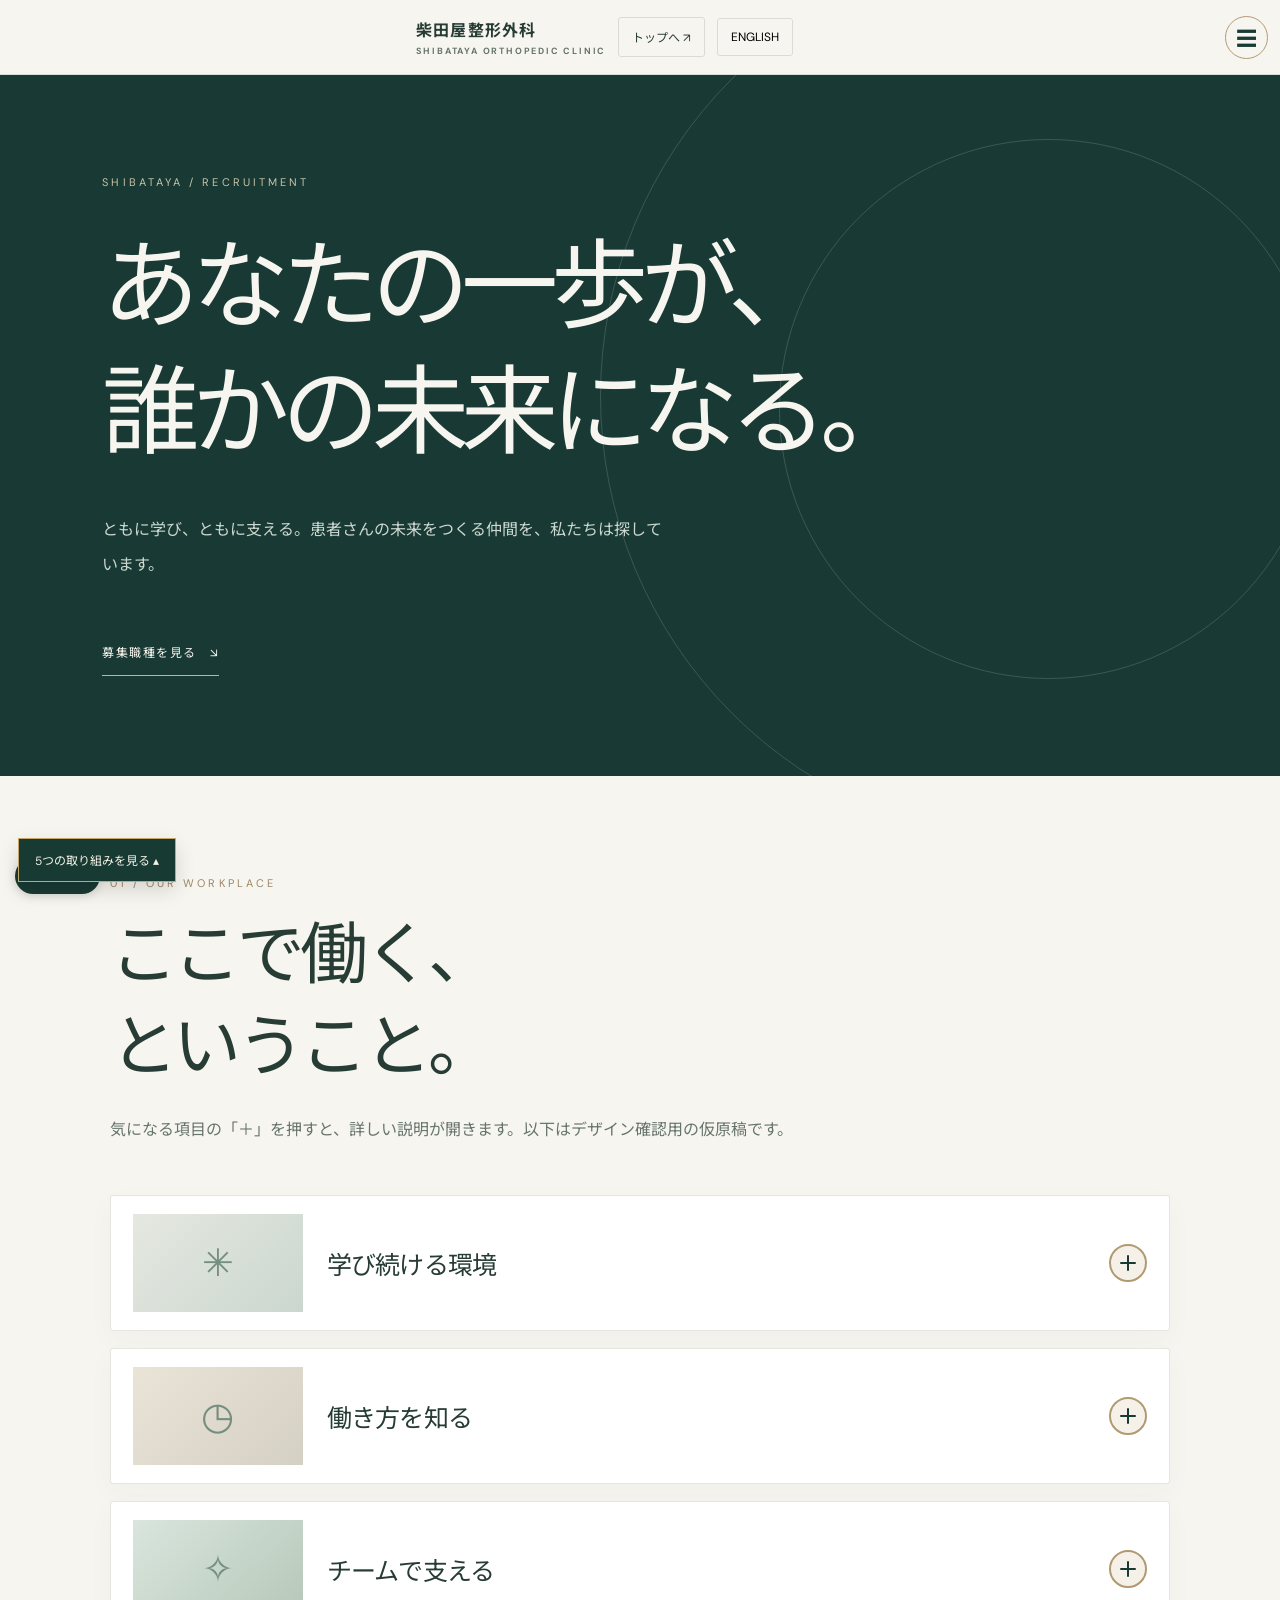
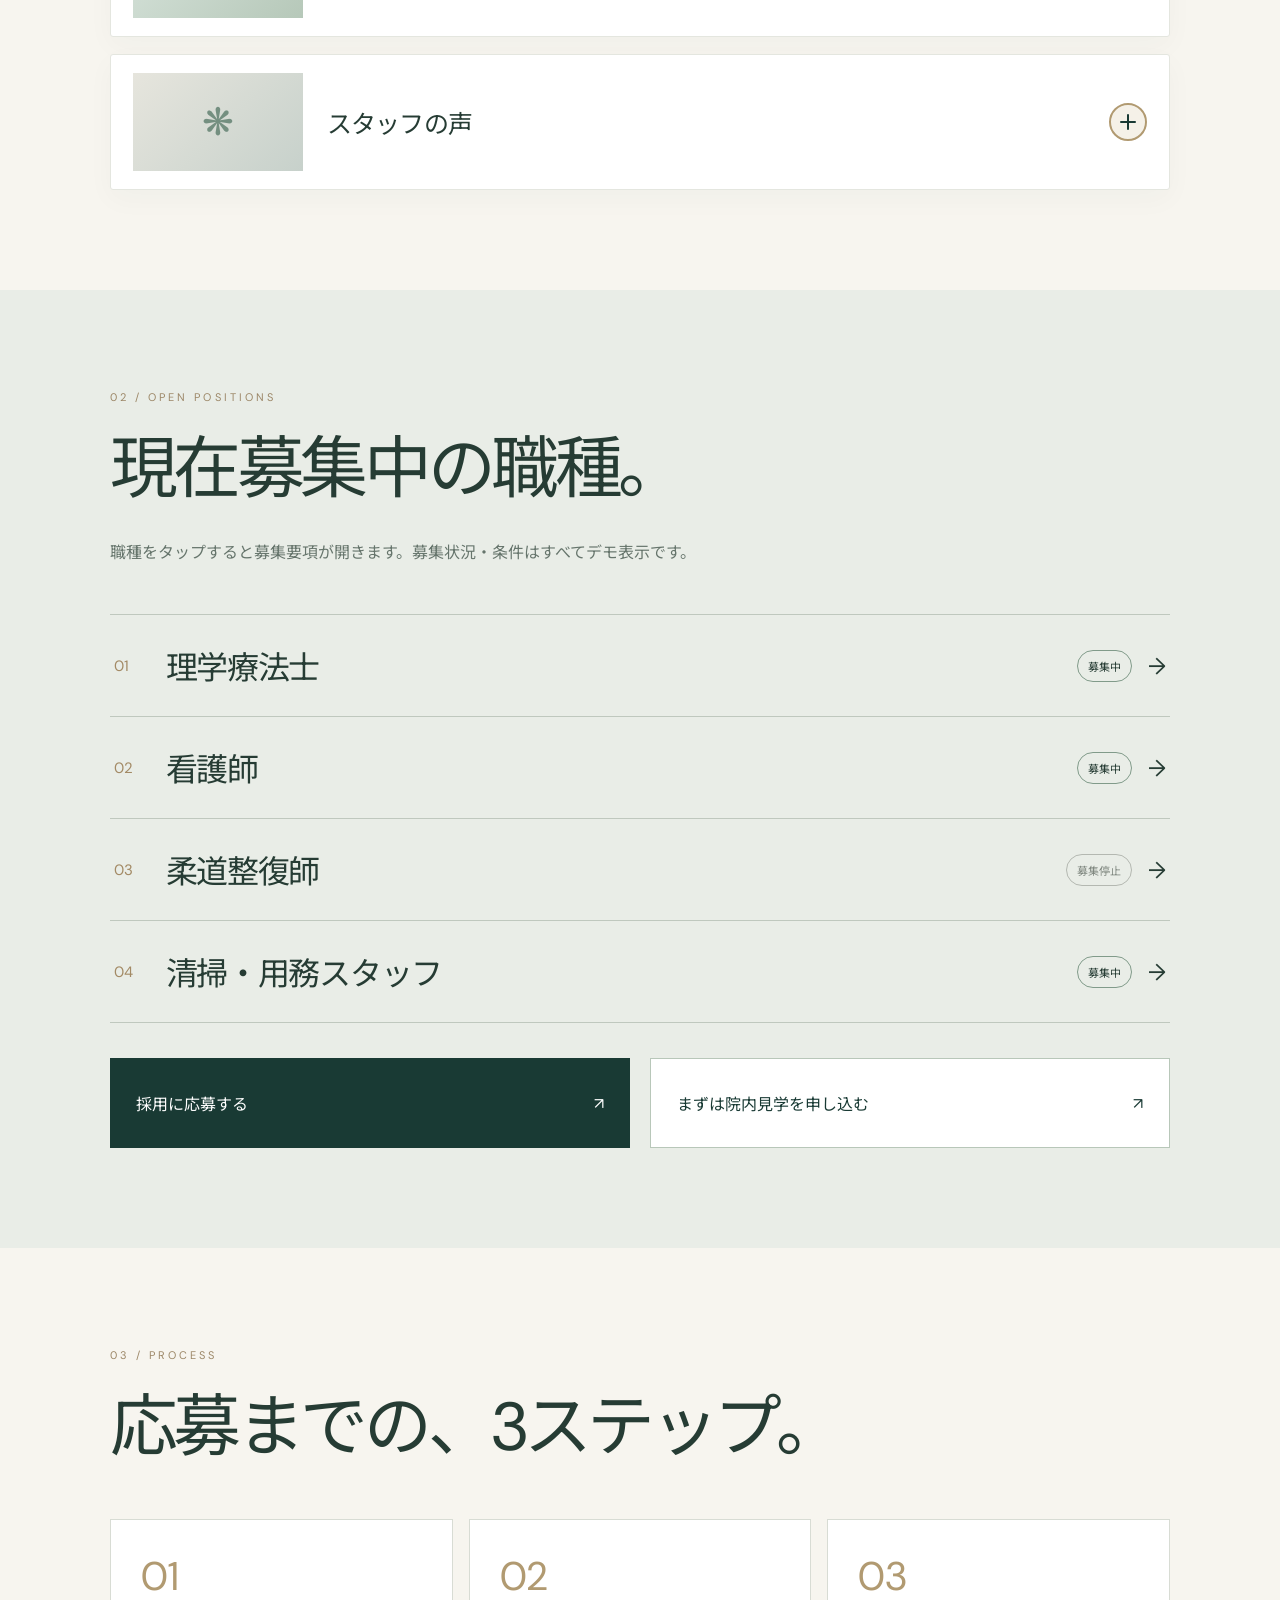
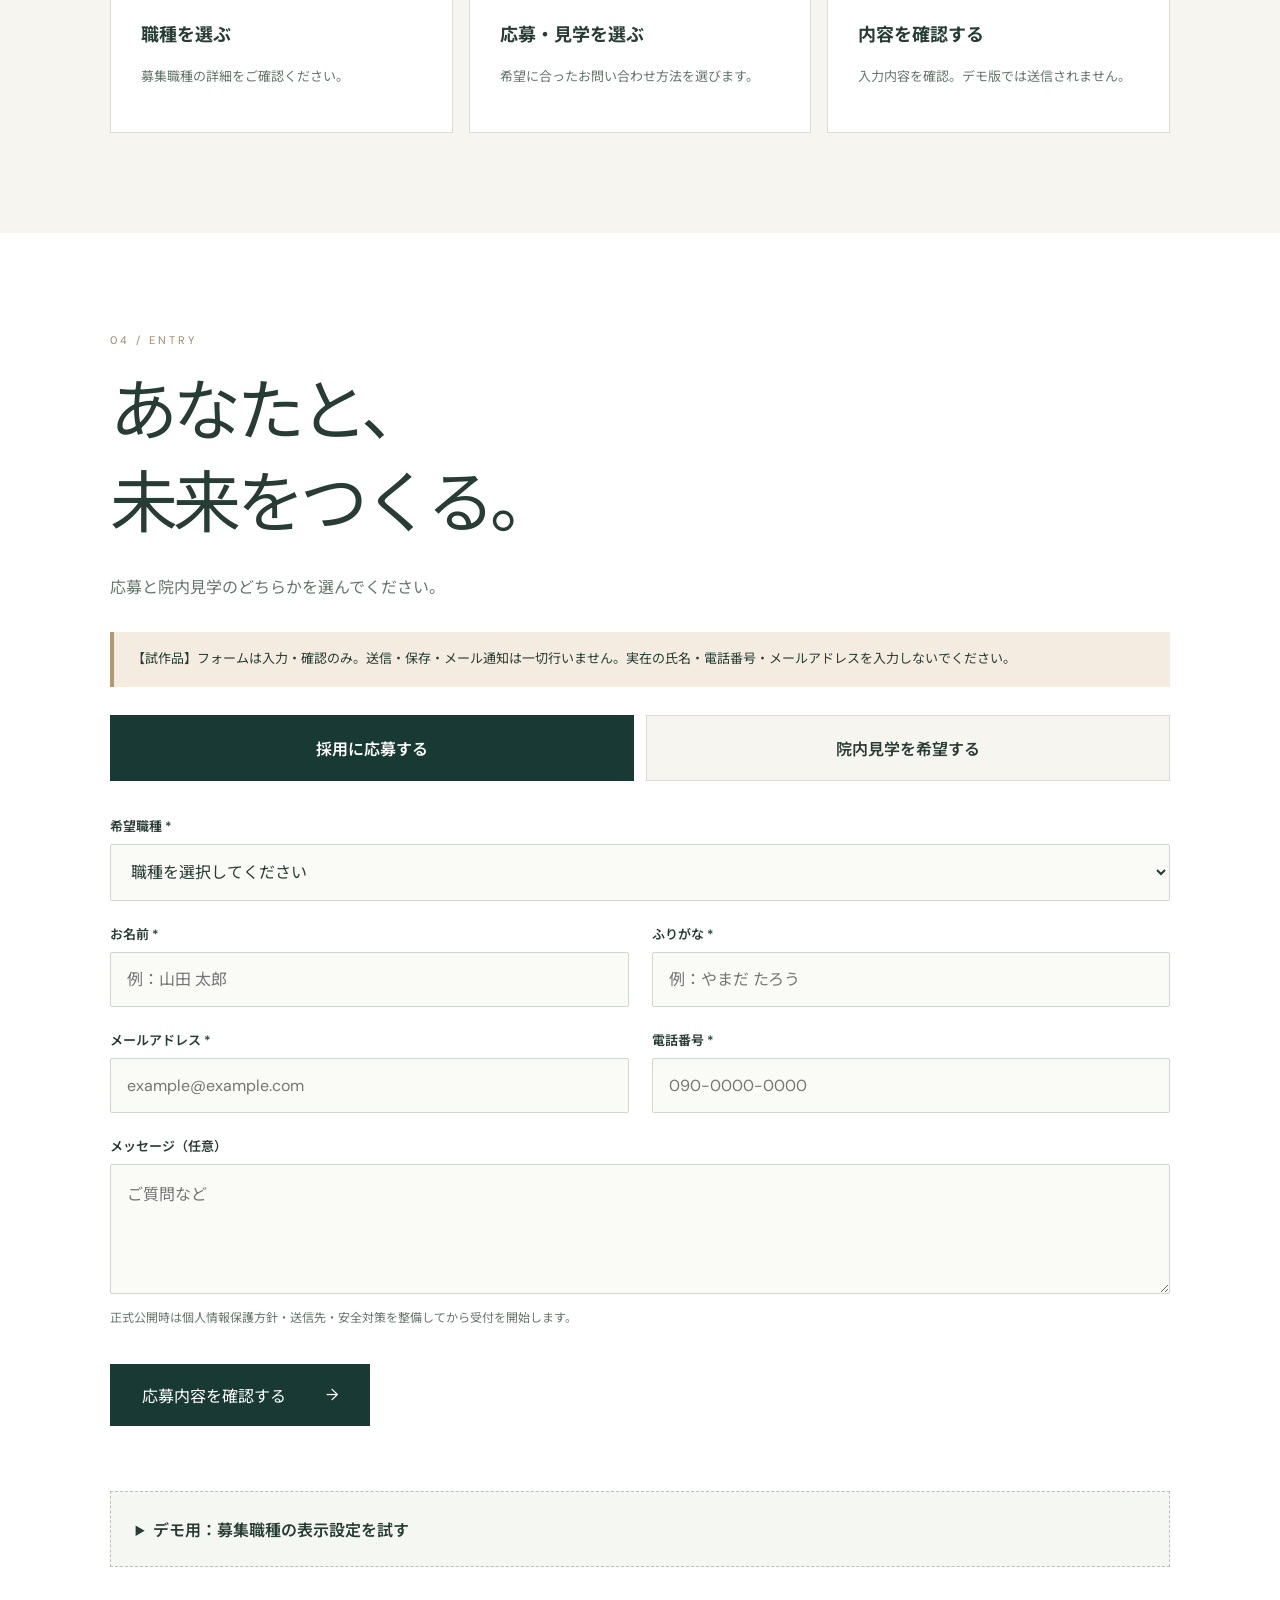
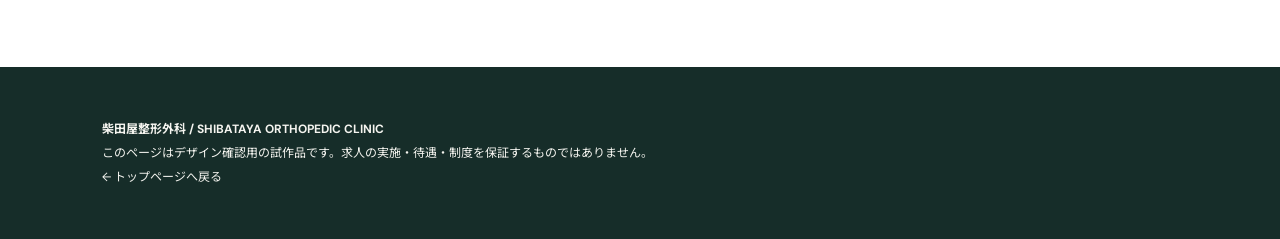
<file: recruit.html>
<!DOCTYPE html>

<html lang="ja"><head><meta charset="utf-8"/><meta content="width=device-width,initial-scale=1" name="viewport"/><meta content="#f7f5ef" name="theme-color"/><title>採用情報 | 柴田屋整形外科</title><style>
@import url('https://fonts.googleapis.com/css2?family=DM+Sans:wght@400;500;600;700&family=Noto+Sans+JP:wght@300;400;500;600;700&display=swap');
:root{--paper:#f7f5ef;--deep:#193a34;--ink:#263c34;--gold:#b19a71;--line:#d8dcd4;--muted:#66756c}*{box-sizing:border-box}html{scroll-behavior:smooth;scroll-padding-top:85px}body{margin:0;background:var(--paper);color:var(--ink);font-family:'DM Sans','Noto Sans JP',sans-serif}button,input,textarea,select{font:inherit}button{cursor:pointer}[hidden]{display:none!important}a{color:inherit;text-decoration:none}header{position:sticky;top:0;z-index:20;background:#f7f5eff5;backdrop-filter:blur(15px);border-bottom:1px solid var(--line)}.nav{max-width:1320px;margin:auto;min-height:74px;padding:12px 6%;display:flex;justify-content:space-between;align-items:center;gap:12px}.brand{font-weight:700;letter-spacing:.08em;font-size:16px}.brand small{display:block;color:var(--muted);font-size:9px;letter-spacing:.2em;margin-top:4px}.navright{display:flex;gap:12px;align-items:center}.navright a,.lang{font-size:12px;border:1px solid var(--line);background:transparent;padding:10px 13px;border-radius:3px}.hero{min-height:660px;min-height:75svh;background:var(--deep);color:var(--paper);display:flex;align-items:center;padding:100px 8%;position:relative;overflow:hidden}.hero:before,.hero:after{content:'';position:absolute;border:1px solid #ffffff26;border-radius:50%;width:70vw;height:70vw;right:-17vw;top:-10vw}.hero:after{width:42vw;height:42vw;right:-3vw;top:5vw}.heroinner{position:relative;z-index:1;max-width:1100px}.eyebrow,.kicker{font-size:11px;letter-spacing:.28em;text-transform:uppercase}.eyebrow{color:#c9c3a8}.hero h1{font-weight:400;font-size:clamp(43px,7.6vw,105px);letter-spacing:-.075em;line-height:1.3;margin:35px 0}.hero p{line-height:2.2;color:#cbd8cf;max-width:570px}.hero .down{display:inline-block;margin-top:45px;border-bottom:1px solid #a9bcae;padding-bottom:14px;letter-spacing:.12em;font-size:12px}.wrap{max-width:1240px;margin:auto;padding:100px 7%}.kicker{color:#9c8767}.heading{font-weight:400;font-size:clamp(36px,5.3vw,68px);letter-spacing:-.065em;line-height:1.35;margin:20px 0}.sub{color:var(--muted);line-height:2.1;max-width:730px}.features{display:grid;gap:17px;margin-top:48px}.feature{background:#fff;border:1px solid #e4e6df;box-shadow:0 9px 28px #193a3408;border-radius:3px;overflow:hidden}.feature>summary{list-style:none;cursor:pointer;width:100%;border:0;background:transparent;padding:18px 22px;display:flex;align-items:center;gap:24px;text-align:left;color:var(--ink);min-height:132px}.feature>summary::-webkit-details-marker{display:none}.feature[open] .plus{transform:rotate(45deg)}.feature>button{width:100%;border:0;background:transparent;padding:18px 22px;display:flex;align-items:center;gap:24px;text-align:left;color:var(--ink);min-height:132px}.feature .thumb{flex:0 0 170px;height:98px;display:grid;place-items:center;background:linear-gradient(135deg,#e5e8e1,#cbd7ce);font-size:38px;color:#748f80;position:relative;overflow:hidden}.feature:nth-child(2) .thumb{background:linear-gradient(135deg,#eae4d7,#d5d0c4)}.feature:nth-child(3) .thumb{background:linear-gradient(135deg,#d9e5dd,#b6c8b9)}.feature:nth-child(4) .thumb{background:linear-gradient(135deg,#e6e5dd,#c7d1cb)}.feature .ftitle{flex:1;font-size:clamp(17px,2.5vw,25px);letter-spacing:-.03em}.plus{flex-shrink:0;background:#f5f1e8;color:#193a34;border:2px solid var(--gold);border-radius:50%;height:38px;width:38px;display:grid;place-items:center;font-size:25px;font-weight:300;transition:transform .3s}.feature[open] .plus{transform:rotate(45deg)}.feature .detail{padding:0 30px 30px 216px;color:var(--muted);line-height:2}.jobs{background:#e9ede7}.joblist{margin-top:45px;border-top:1px solid #bfc8be}.jobrow{border-bottom:1px solid #bfc8be}.jobbutton{display:flex;align-items:center;gap:16px;width:100%;background:transparent;border:0;color:var(--ink);padding:27px 4px;text-align:left}.jobno{color:#a38a65;font-size:15px;width:36px}.jobname{flex:1;font-size:clamp(20px,3vw,32px);letter-spacing:-.04em}.badge{font-size:11px;padding:7px 10px;border:1px solid #819b8a;border-radius:20px;white-space:nowrap}.badge.off{border-color:#b4b8b1;color:#808880}.jobarrow{font-size:23px;transition:transform .3s}.jobrow.open .jobarrow{transform:rotate(90deg)}.jobdetail{display:none;padding:0 5px 27px 52px;line-height:2;color:var(--muted)}.jobrow.open .jobdetail{display:block}.jobdetail a{display:inline-block;margin-top:14px;color:var(--deep);border-bottom:1px solid var(--gold);font-weight:600}.actions{display:grid;grid-template-columns:1fr 1fr;gap:20px;margin-top:35px}.action{padding:26px;display:flex;justify-content:space-between;gap:12px;align-items:center;background:var(--deep);color:#fff;min-height:90px}.action.alt{background:#fff;color:var(--deep);border:1px solid #b8c7b9}.steps{display:grid;grid-template-columns:repeat(3,1fr);gap:16px;margin-top:45px}.step{padding:30px;background:#fff;border:1px solid var(--line);min-height:180px;transition:transform .4s,box-shadow .4s}.step.active{transform:translateY(-6px);box-shadow:0 16px 35px #193a3420;border-color:var(--gold)}.step b{font-size:40px;font-weight:400;color:var(--gold)}.step h3{font-size:18px}.step p{color:var(--muted);font-size:13px;line-height:1.9}.formarea{background:#fff}.formgrid{display:grid;grid-template-columns:1fr 1fr;gap:23px}.field{display:flex;flex-direction:column;gap:9px}.field.full{grid-column:1/-1}.field label,.label{font-size:13px;font-weight:600}.required{color:#9b6658;font-size:11px}.field input,.field select,.field textarea{width:100%;border:1px solid #cfd7ce;border-radius:2px;background:#fafaf7;color:var(--ink);padding:16px;min-height:54px;font-size:16px}.field textarea{min-height:130px;resize:vertical}.field input:focus,.field select:focus,.field textarea:focus{outline:2px solid #a2b5a5;outline-offset:1px}.mode{display:grid;grid-template-columns:1fr 1fr;gap:12px;margin:20px 0 35px}.mode button{padding:20px 12px;border:1px solid var(--line);background:var(--paper);color:var(--ink);font-weight:600}.mode button.selected{background:var(--deep);color:white;border-color:var(--deep)}.hint{font-size:12px;line-height:2;color:var(--muted)}.submit{border:0;background:var(--deep);color:white;min-height:62px;padding:18px 32px;margin-top:22px;display:inline-flex;align-items:center;gap:40px}.review{display:none;border:1px solid var(--gold);padding:24px;background:#f7f5ef;margin-top:28px;line-height:2;overflow-wrap:anywhere}.review.show{display:block}.review dl{display:grid;grid-template-columns:130px 1fr;gap:7px 15px}.review dt{color:var(--muted)}.review dd{margin:0;white-space:pre-wrap}.demo{background:#f4ece0;border-left:4px solid var(--gold);padding:15px 18px;margin:28px 0;font-size:13px;line-height:1.9}.settings{border:1px dashed #b8c2b6;padding:25px;margin-top:65px;background:#f5f7f2}.settings summary{cursor:pointer;font-weight:600}.settings p{color:var(--muted);font-size:12px;line-height:1.8}.toggles{display:grid;grid-template-columns:repeat(2,1fr);gap:10px}.toggles label{background:#fff;padding:13px;border:1px solid var(--line);font-size:13px;display:flex;align-items:center;gap:8px}.settings button{margin-top:14px;border:1px solid var(--deep);background:transparent;padding:10px 16px}.bottomnav{display:none}footer{background:#162d29;color:#f4f4ef;padding:50px 8%;font-size:12px;line-height:2}.reveal{opacity:0;transform:translateY(35px);transition:opacity .7s,transform .7s}.reveal.show{opacity:1;transform:none}a:focus-visible,button:focus-visible{outline:3px solid var(--gold);outline-offset:3px}
@media(max-width:700px){.nav{padding:12px 5%}.brand{font-size:13px}.brand small{font-size:7px}.navright{gap:5px}.navright a,.lang{font-size:10px;padding:8px}.hero{padding:100px 7% 80px;min-height:650px}.wrap{padding:75px 5%}.feature>button,.feature>summary{padding:14px;gap:14px;min-height:112px}.feature .thumb{flex-basis:100px;height:77px;font-size:27px}.feature .detail{padding:0 20px 22px}.plus{width:32px;height:32px;flex:0 0 32px}.actions,.steps,.formgrid{grid-template-columns:1fr}.field.full{grid-column:auto}.steps{gap:12px}.step{min-height:125px}.toggles{grid-template-columns:1fr}.jobdetail{padding-left:10px}.badge{font-size:10px}.jobname{font-size:20px}.bottomnav{position:fixed;z-index:15;bottom:0;left:0;right:0;display:grid;grid-template-columns:1fr 1fr;background:var(--paper);border-top:1px solid var(--line);padding:10px 12px max(10px,env(safe-area-inset-bottom));gap:9px}.bottomnav a{background:var(--deep);color:white;text-align:center;padding:13px 5px;font-size:12px}.bottomnav a:first-child{background:#e8e9e2;color:var(--deep)}footer{padding-bottom:110px}.review dl{grid-template-columns:1fr;gap:0}.review dd{margin-bottom:12px}}@media(prefers-reduced-motion:reduce){*,*:before,*:after{transition:none!important;animation:none!important;scroll-behavior:auto!important}.reveal{opacity:1;transform:none}}

/* v27.1: font-independent, optically centered plus icon */
.feature .plus{position:relative;display:block;flex:0 0 38px;width:38px;height:38px;font-size:0;line-height:0;align-self:center;transform:none!important}
.feature .plus::before,.feature .plus::after{content:"";position:absolute;display:block;background:var(--deep);border-radius:2px;left:50%;top:50%;transform:translate(-50%,-50%);transition:transform .25s ease,opacity .25s ease}
.feature .plus::before{width:16px;height:2px}
.feature .plus::after{width:2px;height:16px}
.feature[open] .plus::after{opacity:0;transform:translate(-50%,-50%) rotate(90deg)}
@media(max-width:700px){.feature .plus{width:34px;height:34px;flex-basis:34px}.feature .plus::before{width:15px}.feature .plus::after{height:15px}}

/* v27.2: calm editorial accordion; keep panel in layout for smooth height transition */
.feature .detail{display:block;box-sizing:border-box;max-height:0;opacity:0;visibility:hidden;overflow:hidden;padding-top:0!important;padding-bottom:0!important;transform:translateY(-8px);transition:max-height .85s cubic-bezier(.22,1,.36,1),opacity .65s ease,transform .85s cubic-bezier(.22,1,.36,1),padding-bottom .85s cubic-bezier(.22,1,.36,1),visibility 0s linear .85s}
.feature[open] .detail{max-height:400px;opacity:1;visibility:visible;transform:translateY(0);padding-bottom:30px!important;transition:max-height .9s cubic-bezier(.22,1,.36,1),opacity .65s ease .12s,transform .9s cubic-bezier(.22,1,.36,1),padding-bottom .9s cubic-bezier(.22,1,.36,1),visibility 0s}
.feature .plus::after{transition:opacity .55s ease,transform .65s cubic-bezier(.22,1,.36,1)}
@media(max-width:700px){.feature[open] .detail{padding-bottom:22px!important}}
@media(prefers-reduced-motion:reduce){.feature .detail{transition:none!important;transform:none!important}.feature .plus::after{transition:none!important}}
</style><style id="v273-navigation">.v273-menu{position:relative;z-index:50;display:inline-block;margin-left:8px;font-family:"Noto Sans JP",sans-serif}.v273-menu>summary{list-style:none;cursor:pointer;display:grid;place-items:center;width:43px;height:43px;border:1px solid #b19a71;border-radius:50%;background:#f7f5ef;color:#193a34;font-size:21px;line-height:1}.v273-menu>summary::-webkit-details-marker{display:none}.v273-menu[open]>summary{background:#193a34;color:#fff}.v273-menu .v273-list{position:absolute;top:calc(100% + 13px);right:0;width:min(290px,85vw);padding:12px;background:#f7f5ef;color:#193a34;border:1px solid #dcded7;box-shadow:0 16px 40px #193a3429;border-radius:5px}.v273-menu .v273-list a{display:block;padding:14px 12px;border-bottom:1px solid #dcded7;font-size:14px;text-decoration:none;color:#193a34;white-space:normal}.v273-menu .v273-list a:last-child{border-bottom:0}.v273-menu .v273-list a:focus-visible,.v273-menu>summary:focus-visible{outline:2px solid #b19a71;outline-offset:2px}header:has(.v273-menu){overflow:visible!important}</style><style id="v273-header-layout">header:has(.v273-menu){display:flex;align-items:center;justify-content:space-between;gap:8px;padding-right:12px}header:has(.v273-menu) .v273-menu{flex-shrink:0}@media(max-width:650px){.v273-menu>summary{width:38px;height:38px;font-size:18px}}</style><style>.v281-pillar-nav{position:fixed;bottom:18px;left:18px;z-index:90}.v281-pillar-nav summary{list-style:none;cursor:pointer;background:#173b32;color:#f5f1e7;padding:12px 16px;border:1px solid #c5a66b;box-shadow:0 8px 20px #0002;font-size:12px}.v281-pillar-nav summary::-webkit-details-marker{display:none}.v281-pillar-nav .items{background:#f5f1e7;border:1px solid #c5a66b;box-shadow:0 10px 25px #0002;max-height:60svh;overflow:auto}.v281-pillar-nav a{display:block;padding:12px 16px;font-size:12px;color:#173b32;text-decoration:none;border-bottom:1px solid #ddd5c8}</style></head><body><header><div class="nav"><a class="brand" href="index.html">柴田屋整形外科<small>SHIBATAYA ORTHOPEDIC CLINIC</small></a><div class="navright"><a data-en="Home ↗" data-ja="トップへ ↗" href="index.html">トップへ ↗</a><button class="lang" id="lang" type="button">ENGLISH</button></div></div><details class="v273-menu"><summary aria-label="メニューを開く / Open menu">☰</summary><div class="v273-list"><a data-en="Home" data-ja="トップページ" href="index.html">トップページ</a><a data-en="Clinic &amp; Director" data-ja="クリニック案内・院長紹介" href="clinic.html">クリニック案内・院長紹介</a><a data-en="Five pillars" data-ja="5つの柱" href="index.html#services">5つの柱</a><a data-en="First visit" data-ja="はじめての方へ" href="visit.html">はじめての方へ</a><a data-en="Access &amp; parking" data-ja="アクセス・駐車場" href="access.html">アクセス・駐車場</a><a data-en="Careers / Recruit" data-ja="採用情報・求人" href="recruit.html">採用情報・求人</a></div></details></header><main><section class="hero"><div class="heroinner"><div class="eyebrow">SHIBATAYA / RECRUITMENT</div><h1 data-en="Your next step.&lt;br&gt;Someone's brighter future." data-ja="あなたの一歩が、&lt;br&gt;誰かの未来になる。">あなたの一歩が、<br/>誰かの未来になる。</h1><p data-en="Learn together. Support one another. Explore a career dedicated to helping patients move forward." data-ja="ともに学び、ともに支える。患者さんの未来をつくる仲間を、私たちは探しています。">ともに学び、ともに支える。患者さんの未来をつくる仲間を、私たちは探しています。</p><a class="down" data-en="Explore positions　↘" data-ja="募集職種を見る　↘" href="#jobs">募集職種を見る　↘</a></div></section>
<section class="wrap" id="culture"><div class="kicker reveal">01 / OUR WORKPLACE</div><h2 class="heading reveal" data-en="A place to&lt;br&gt;grow together." data-ja="ここで働く、&lt;br&gt;ということ。">ここで働く、<br/>ということ。</h2><p class="sub reveal" data-en="Tap + to explore. Descriptions below are sample content for design review." data-ja="気になる項目の「＋」を押すと、詳しい説明が開きます。以下はデザイン確認用の仮原稿です。">気になる項目の「＋」を押すと、詳しい説明が開きます。以下はデザイン確認用の仮原稿です。</p><div class="features" id="features"><details class="feature fallback-feature"><summary><span aria-hidden="true" class="thumb">✳</span><span class="ftitle">学び続ける環境</span><span aria-hidden="true" class="plus">＋</span></summary><div class="detail">研修内容・教育制度は院内確認後に掲載します。</div></details><details class="feature fallback-feature"><summary><span aria-hidden="true" class="thumb">◷</span><span class="ftitle">働き方を知る</span><span aria-hidden="true" class="plus">＋</span></summary><div class="detail">勤務体制や休日、福利厚生は院内確認後に掲載します。</div></details><details class="feature fallback-feature"><summary><span aria-hidden="true" class="thumb">✧</span><span class="ftitle">チームで支える</span><span aria-hidden="true" class="plus">＋</span></summary><div class="detail">多職種が協力して患者さんを支える働き方をご紹介します。</div></details><details class="feature fallback-feature"><summary><span aria-hidden="true" class="thumb">❋</span><span class="ftitle">スタッフの声</span><span aria-hidden="true" class="plus">＋</span></summary><div class="detail">スタッフインタビューや職場の写真を許可取得後に追加します。</div></details></div></section>
<section class="jobs" id="jobs"><div class="wrap"><div class="kicker reveal">02 / OPEN POSITIONS</div><h2 class="heading reveal" data-en="Open positions." data-ja="現在募集中の職種。">現在募集中の職種。</h2><p class="sub" data-en="Tap a position for details. All listings and conditions are demonstration content." data-ja="職種をタップすると募集要項が開きます。募集状況・条件はすべてデモ表示です。">職種をタップすると募集要項が開きます。募集状況・条件はすべてデモ表示です。</p><div class="joblist" id="joblist"></div><div class="actions"><a class="action" data-mode="apply" href="#entry"><span data-en="Apply for a role" data-ja="採用に応募する">採用に応募する</span><span>↗</span></a><a class="action alt" data-mode="visit" href="#entry"><span data-en="Request a clinic tour" data-ja="まずは院内見学を申し込む">まずは院内見学を申し込む</span><span>↗</span></a></div></div></section>
<section class="wrap" id="process"><div class="kicker reveal">03 / PROCESS</div><h2 class="heading reveal" data-en="Three simple steps." data-ja="応募までの、3ステップ。">応募までの、3ステップ。</h2><div class="steps"><div class="step"><b>01</b><h3 data-en="Choose a role" data-ja="職種を選ぶ">職種を選ぶ</h3><p data-en="Review the available positions." data-ja="募集職種の詳細をご確認ください。">募集職種の詳細をご確認ください。</p></div><div class="step"><b>02</b><h3 data-en="Apply or visit" data-ja="応募・見学を選ぶ">応募・見学を選ぶ</h3><p data-en="Choose the option that fits you." data-ja="希望に合ったお問い合わせ方法を選びます。">希望に合ったお問い合わせ方法を選びます。</p></div><div class="step"><b>03</b><h3 data-en="Review details" data-ja="内容を確認する">内容を確認する</h3><p data-en="Review your details. This demo does not submit data." data-ja="入力内容を確認。デモ版では送信されません。">入力内容を確認。デモ版では送信されません。</p></div></div></section>
<section class="formarea" id="entry"><div class="wrap"><div class="kicker reveal">04 / ENTRY</div><h2 class="heading reveal" data-en="Let's shape&lt;br&gt;the future." data-ja="あなたと、&lt;br&gt;未来をつくる。">あなたと、<br/>未来をつくる。</h2><p class="sub" data-en="Choose an application or a clinic tour." data-ja="応募と院内見学のどちらかを選んでください。">応募と院内見学のどちらかを選んでください。</p><div class="demo" data-en="【DEMO】Preview only. No data is submitted, stored or emailed. Do not enter real personal information." data-ja="【試作品】フォームは入力・確認のみ。送信・保存・メール通知は一切行いません。実在の氏名・電話番号・メールアドレスを入力しないでください。" role="note">【試作品】フォームは入力・確認のみ。送信・保存・メール通知は一切行いません。実在の氏名・電話番号・メールアドレスを入力しないでください。</div><div class="mode"><button class="selected" data-en="Apply" data-ja="採用に応募する" id="modeApply" type="button">採用に応募する</button><button data-en="Clinic tour" data-ja="院内見学を希望する" id="modeVisit" type="button">院内見学を希望する</button></div><form id="entryform" novalidate=""><div class="formgrid"><div class="field full"><label data-en="Position *" data-ja="希望職種 *" for="position">希望職種 *</label><select id="position" required=""></select></div><div class="field"><label data-en="Full name *" data-ja="お名前 *" for="fullname">お名前 *</label><input autocomplete="off" id="fullname" maxlength="80" placeholder="例：山田 太郎" required=""/></div><div class="field"><label data-en="Name (phonetic) *" data-ja="ふりがな *" for="kana">ふりがな *</label><input autocomplete="off" id="kana" maxlength="80" placeholder="例：やまだ たろう" required=""/></div><div class="field"><label data-en="Email *" data-ja="メールアドレス *" for="email">メールアドレス *</label><input autocomplete="off" id="email" maxlength="120" placeholder="example@example.com" required="" type="email"/></div><div class="field"><label data-en="Phone *" data-ja="電話番号 *" for="phone">電話番号 *</label><input autocomplete="off" id="phone" maxlength="25" placeholder="090-0000-0000" required="" type="tel"/></div><div class="field full" hidden="" id="dates"><span class="label" data-en="Preferred tour dates (optional, up to 3)" data-ja="見学希望日（任意・第3希望まで）">見学希望日（任意・第3希望まで）</span><div class="formgrid"><div class="field"><label data-en="First choice" data-ja="第1希望" for="date1">第1希望</label><input id="date1" type="date"/></div><div class="field"><label data-en="Second choice" data-ja="第2希望" for="date2">第2希望</label><input id="date2" type="date"/></div><div class="field"><label data-en="Third choice" data-ja="第3希望" for="date3">第3希望</label><input id="date3" type="date"/></div></div></div><div class="field full"><label data-en="Message (optional)" data-ja="メッセージ（任意）" for="message">メッセージ（任意）</label><textarea id="message" maxlength="1000" placeholder="ご質問など"></textarea></div></div><p class="hint" data-en="A privacy policy and secure submission system are required before accepting real applications." data-ja="正式公開時は個人情報保護方針・送信先・安全対策を整備してから受付を開始します。">正式公開時は個人情報保護方針・送信先・安全対策を整備してから受付を開始します。</p><button class="submit" type="submit"><span data-en="Review details" data-ja="応募内容を確認する">応募内容を確認する</span><span>→</span></button><div aria-live="polite" class="review" id="review" role="status"></div></form><details class="settings" id="settings"><summary data-en="Demo: Edit open positions" data-ja="デモ用：募集職種の表示設定を試す">デモ用：募集職種の表示設定を試す</summary><p data-en="Not a real admin console. Changes apply only to this device, not the public site." data-ja="実際の管理画面ではありません。この端末内だけで募集状態を試せます。チェックした職種が「募集中」と表示されます。">実際の管理画面ではありません。この端末内だけで募集状態を試せます。チェックした職種が「募集中」と表示されます。</p><div class="toggles" id="toggles"></div><button data-en="Reset demo" data-ja="初期状態に戻す" id="reset" type="button">初期状態に戻す</button></details></div></section></main><div class="bottomnav"><a data-en="Open positions" data-ja="募集職種を見る" href="#jobs">募集職種を見る</a><a data-en="Entry ↗" data-ja="エントリーする ↗" href="#entry">エントリーする ↗</a></div><footer><strong>柴田屋整形外科 / SHIBATAYA ORTHOPEDIC CLINIC</strong><br/><span data-en="Design prototype only. Job openings, terms and policies are not verified." data-ja="このページはデザイン確認用の試作品です。求人の実施・待遇・制度を保証するものではありません。">このページはデザイン確認用の試作品です。求人の実施・待遇・制度を保証するものではありません。</span><br/><a data-en="← Back to home" data-ja="← トップページへ戻る" href="index.html">← トップページへ戻る</a></footer>
<script>
(function(){'use strict';
const jobs=[{ja:'理学療法士',en:'Physical Therapist'},{ja:'看護師',en:'Nurse'},{ja:'柔道整復師',en:'Judo Therapist'},{ja:'清掃・用務スタッフ',en:'Cleaning / Facilities Staff'}];
const featureData=[['学び続ける環境','A learning environment','医療現場での学びや成長を大切にする職場を目指します。研修内容・教育制度は院内確認後に掲載します。','We value learning and growth. Specific training programs will be confirmed.','✳'],['働き方を知る','Working arrangements','勤務体制や休日、福利厚生について、確認済みの募集要項を掲載予定です。','Working hours, leave and benefits will be published after verification.','◷'],['チームで支える','Team-based care','さまざまな職種が協力して患者さんを支える、そんな働き方をご紹介する予定です。','Learn about how different professionals work together to support patients.','✧'],['スタッフの声','Meet our people','スタッフインタビューや職場の写真を、許可を得たうえで追加予定です。','Staff interviews and approved workplace photographs will be added later.','❋']];
let lang='ja';try{lang=new URLSearchParams(location.search).get('lang')||localStorage.getItem('shibataya-lang')||'ja'}catch(e){}lang=lang==='en'?'en':'ja';
let enabled=[true,true,false,true];try{let s=JSON.parse(localStorage.getItem('shibataya-demo-jobs'));if(Array.isArray(s)&&s.length===4&&s.every(v=>typeof v==='boolean'))enabled=s}catch(e){}
let mode='apply';let selectedJob='';const $=id=>document.getElementById(id);const tr=(ja,en)=>lang==='en'?en:ja;
function features(){const root=$('features');root.replaceChildren();featureData.forEach((f,i)=>{const box=document.createElement('div');box.className='feature';const btn=document.createElement('button');btn.type='button';btn.setAttribute('aria-expanded','false');const thumb=document.createElement('span');thumb.className='thumb';thumb.textContent=f[4];const title=document.createElement('span');title.className='ftitle';title.textContent=tr(f[0],f[1]);const plus=document.createElement('span');plus.className='plus';plus.textContent='＋';btn.append(thumb,title,plus);const detail=document.createElement('div');detail.className='detail';detail.textContent=tr(f[2],f[3]);detail.setAttribute('aria-hidden','true');btn.onclick=()=>{const isOpen=btn.getAttribute('aria-expanded')==='true';btn.setAttribute('aria-expanded',String(!isOpen));box.toggleAttribute('open',!isOpen);detail.setAttribute('aria-hidden',String(isOpen))};box.append(btn,detail);root.append(box)})}
function renderJobs(){const root=$('joblist');root.replaceChildren();jobs.forEach((j,i)=>{const row=document.createElement('div');row.className='jobrow';const btn=document.createElement('button');btn.type='button';btn.className='jobbutton';btn.setAttribute('aria-expanded','false');const no=document.createElement('span');no.className='jobno';no.textContent=String(i+1).padStart(2,'0');const name=document.createElement('span');name.className='jobname';name.textContent=tr(j.ja,j.en);const badge=document.createElement('span');badge.className='badge'+(enabled[i]?'':' off');badge.textContent=enabled[i]?tr('募集中','Open'):tr('募集停止','Closed');const arrow=document.createElement('span');arrow.className='jobarrow';arrow.textContent='→';btn.append(no,name,badge,arrow);const detail=document.createElement('div');detail.className='jobdetail';const desc=document.createElement('p');desc.textContent=enabled[i]?tr('募集要項の詳細（給与・勤務時間・資格要件など）は確認後に掲載します。','Job terms, hours and qualifications will be published after verification.'):tr('現在は募集を停止しています。','This position is not currently open.');detail.append(desc);if(enabled[i]){const link=document.createElement('a');link.href='#entry';link.textContent=tr('この職種に応募する　↗','Apply for this position ↗');link.onclick=()=>{selectedJob=String(i);setMode('apply');renderOptions()};detail.append(link)}btn.onclick=()=>{let open=row.classList.toggle('open');btn.setAttribute('aria-expanded',String(open))};row.append(btn,detail);root.append(row)})}
function renderOptions(){const sel=$('position');const current=selectedJob||sel.value;sel.replaceChildren();const blank=document.createElement('option');blank.value='';blank.textContent=tr('職種を選択してください','Select a position');sel.append(blank);jobs.forEach((j,i)=>{if(enabled[i]||mode==='visit'){const o=document.createElement('option');o.value=String(i);o.textContent=tr(j.ja,j.en)+(enabled[i]?'':tr('（募集停止）',' (not hiring)'));sel.append(o)}});sel.value=[...sel.options].some(o=>o.value===current)?current:'';selectedJob=sel.value}
function setMode(m){mode=m;$('modeApply').classList.toggle('selected',m==='apply');$('modeVisit').classList.toggle('selected',m==='visit');$('dates').hidden=m!=='visit';$('review').classList.remove('show');renderOptions()}
function renderToggles(){const box=$('toggles');box.replaceChildren();jobs.forEach((j,i)=>{const label=document.createElement('label');const input=document.createElement('input');input.type='checkbox';input.checked=enabled[i];input.onchange=()=>{enabled[i]=input.checked;try{localStorage.setItem('shibataya-demo-jobs',JSON.stringify(enabled))}catch(e){}renderJobs();renderOptions()};label.append(input,document.createTextNode(tr(j.ja,j.en)));box.append(label)})}
function language(){document.documentElement.lang=lang;$('lang').textContent=lang==='en'?'日本語':'ENGLISH';document.querySelectorAll('[data-ja][data-en]').forEach(el=>{el.innerHTML=el.getAttribute('data-'+lang)});features();renderJobs();renderToggles();renderOptions();document.querySelectorAll('a[href="index.html"]').forEach(a=>a.href='index.html'+(lang==='en'?'?lang=en':''))}
$('lang').onclick=()=>{lang=lang==='ja'?'en':'ja';try{localStorage.setItem('shibataya-lang',lang)}catch(e){}language()};$('modeApply').onclick=()=>setMode('apply');$('modeVisit').onclick=()=>setMode('visit');document.querySelectorAll('[data-mode]').forEach(a=>a.addEventListener('click',()=>setMode(a.dataset.mode)));$('position').onchange=e=>selectedJob=e.target.value;$('reset').onclick=()=>{enabled=[true,true,false,true];try{localStorage.removeItem('shibataya-demo-jobs')}catch(e){}renderJobs();renderOptions();renderToggles()};
$('entryform').addEventListener('submit',e=>{e.preventDefault();const form=e.currentTarget;const review=$('review');review.classList.remove('show');if(!form.reportValidity())return;const email=$('email').value.trim();const phone=$('phone').value.trim();if(!/^[0-9+()\-\s]{9,25}$/.test(phone)){alert(tr('電話番号の形式を確認してください。','Please check the phone number.'));$('phone').focus();return}const title=document.createElement('h3');title.textContent=tr('入力内容の確認（送信されません）','Review (not submitted)');const dl=document.createElement('dl');const entries=[[tr('申込区分','Type'),mode==='visit'?tr('院内見学','Clinic tour'):tr('採用応募','Application')],[tr('職種','Position'),$('position').selectedOptions[0].textContent],[tr('氏名','Name'),$('fullname').value],[tr('ふりがな','Phonetic name'),$('kana').value],[tr('メール','Email'),email],[tr('電話','Phone'),phone]];if(mode==='visit')for(let i=1;i<=3;i++){if($('date'+i).value)entries.push([tr('希望日','Preferred date')+' '+i,$('date'+i).value])}if($('message').value)entries.push([tr('メッセージ','Message'),$('message').value]);for(const [key,value] of entries){const dt=document.createElement('dt');dt.textContent=key;const dd=document.createElement('dd');dd.textContent=value;dl.append(dt,dd)}const note=document.createElement('p');note.textContent=tr('これはデモです。送信ボタンはありません。実際の個人情報を入力した場合は画面を閉じてください。','Demo only. There is no send button. Close this page if you entered real personal data.');review.replaceChildren(title,dl,note);review.classList.add('show');review.scrollIntoView({behavior:'smooth',block:'nearest'})});
const today=new Date();const iso=new Date(today.getTime()-today.getTimezoneOffset()*60000).toISOString().slice(0,10);['date1','date2','date3'].forEach(id=>$(id).min=iso);
language();setMode('apply');if('IntersectionObserver' in window){const obs=new IntersectionObserver(es=>es.forEach(e=>{if(e.isIntersecting){e.target.classList.add('show');obs.unobserve(e.target)}}),{threshold:.08});document.querySelectorAll('.reveal').forEach(el=>obs.observe(el));const stepObs=new IntersectionObserver(es=>es.forEach(e=>e.target.classList.toggle('active',e.isIntersecting)),{rootMargin:'-35% 0px -35% 0px'});document.querySelectorAll('.step').forEach(el=>stepObs.observe(el))}else document.querySelectorAll('.reveal').forEach(el=>el.classList.add('show'));
})();
</script><details class="v281-pillar-nav"><summary>5つの取り組みを見る ▴</summary><div class="items"><a href="rehabilitation.html">リハビリテーション</a><a href="modalities.html">物理療法</a><a href="exercise.html">運動療法（体操教室）</a><a href="nutrition.html">栄養相談</a><a href="dayrehab.html">通所リハビリテーション</a></div></details><script src="news-data.js" defer></script><div style="position:fixed;bottom:15px;left:15px;z-index:50"><a href="news.html" style="background:#193a34;color:#fff;padding:10px 13px;border-radius:30px;text-decoration:none;font-size:12px;box-shadow:0 2px 10px #0002">お知らせ ↗</a></div></body></html>
</file>
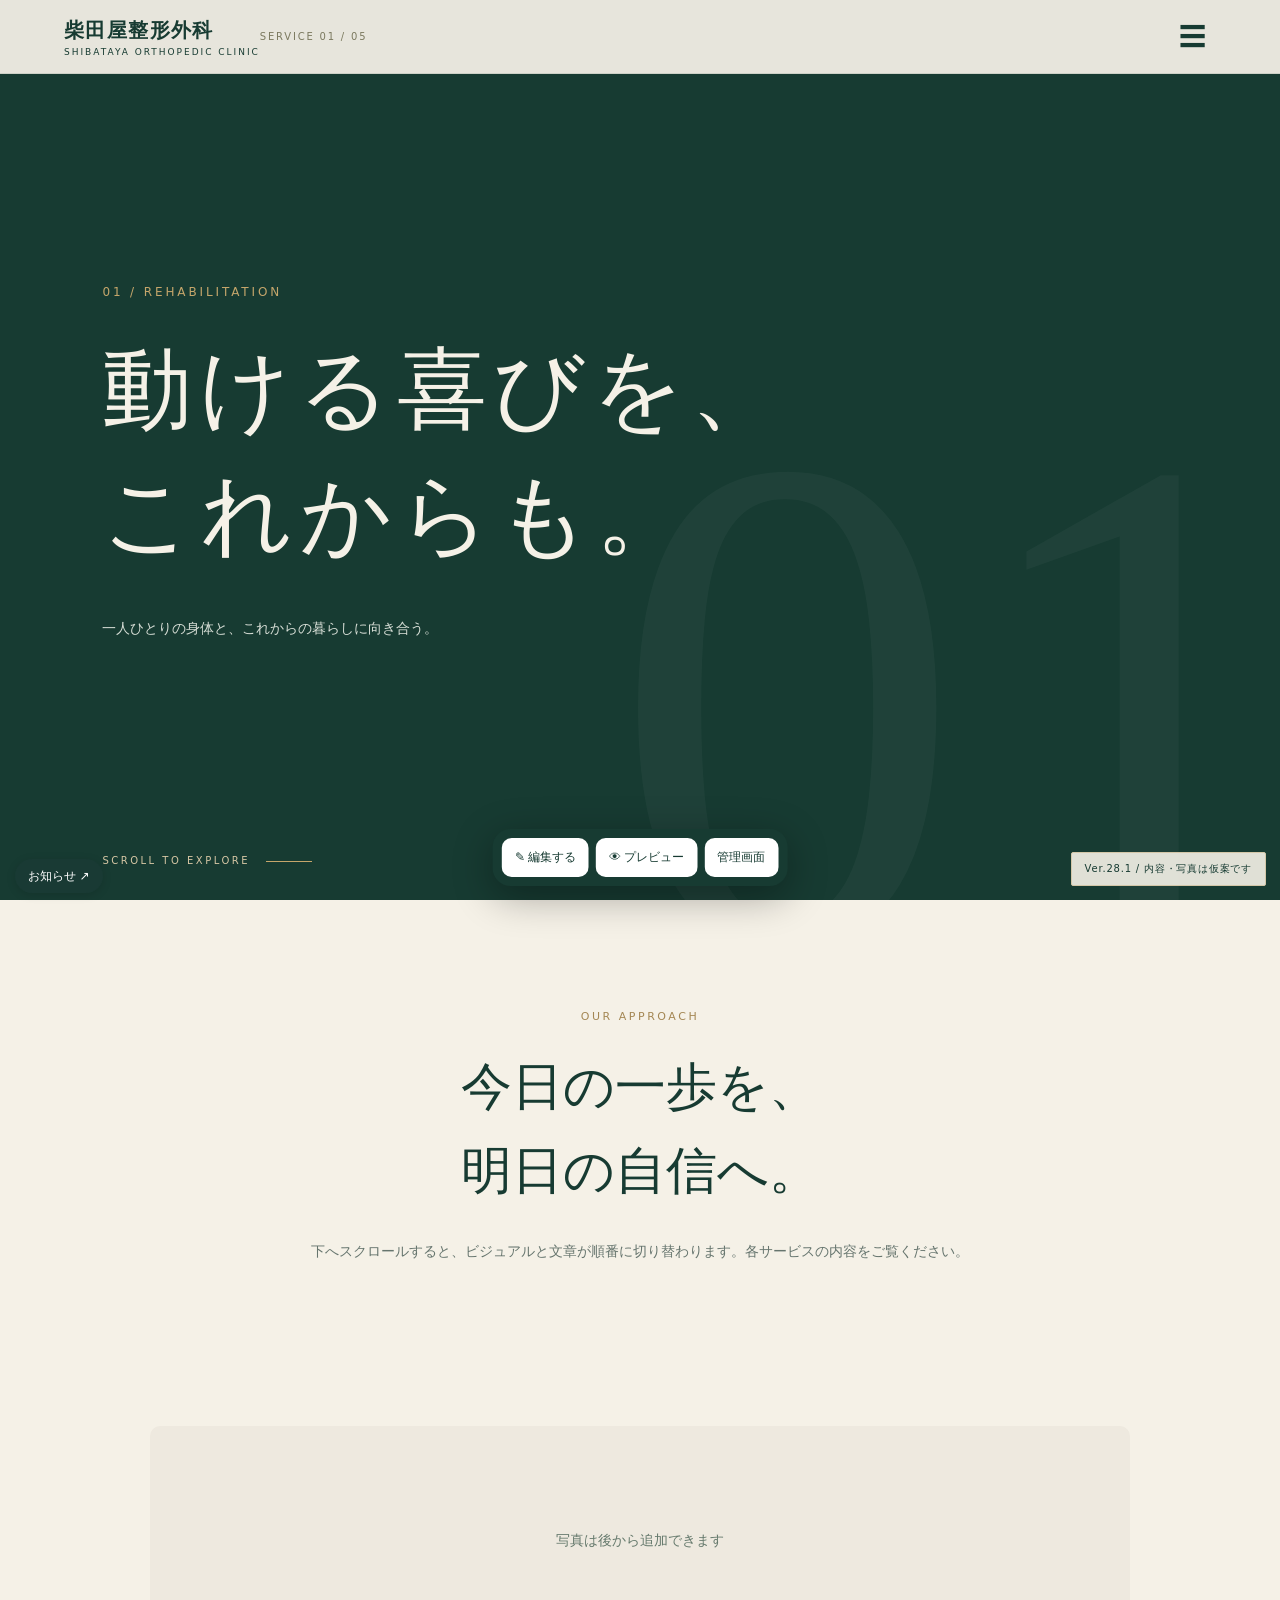
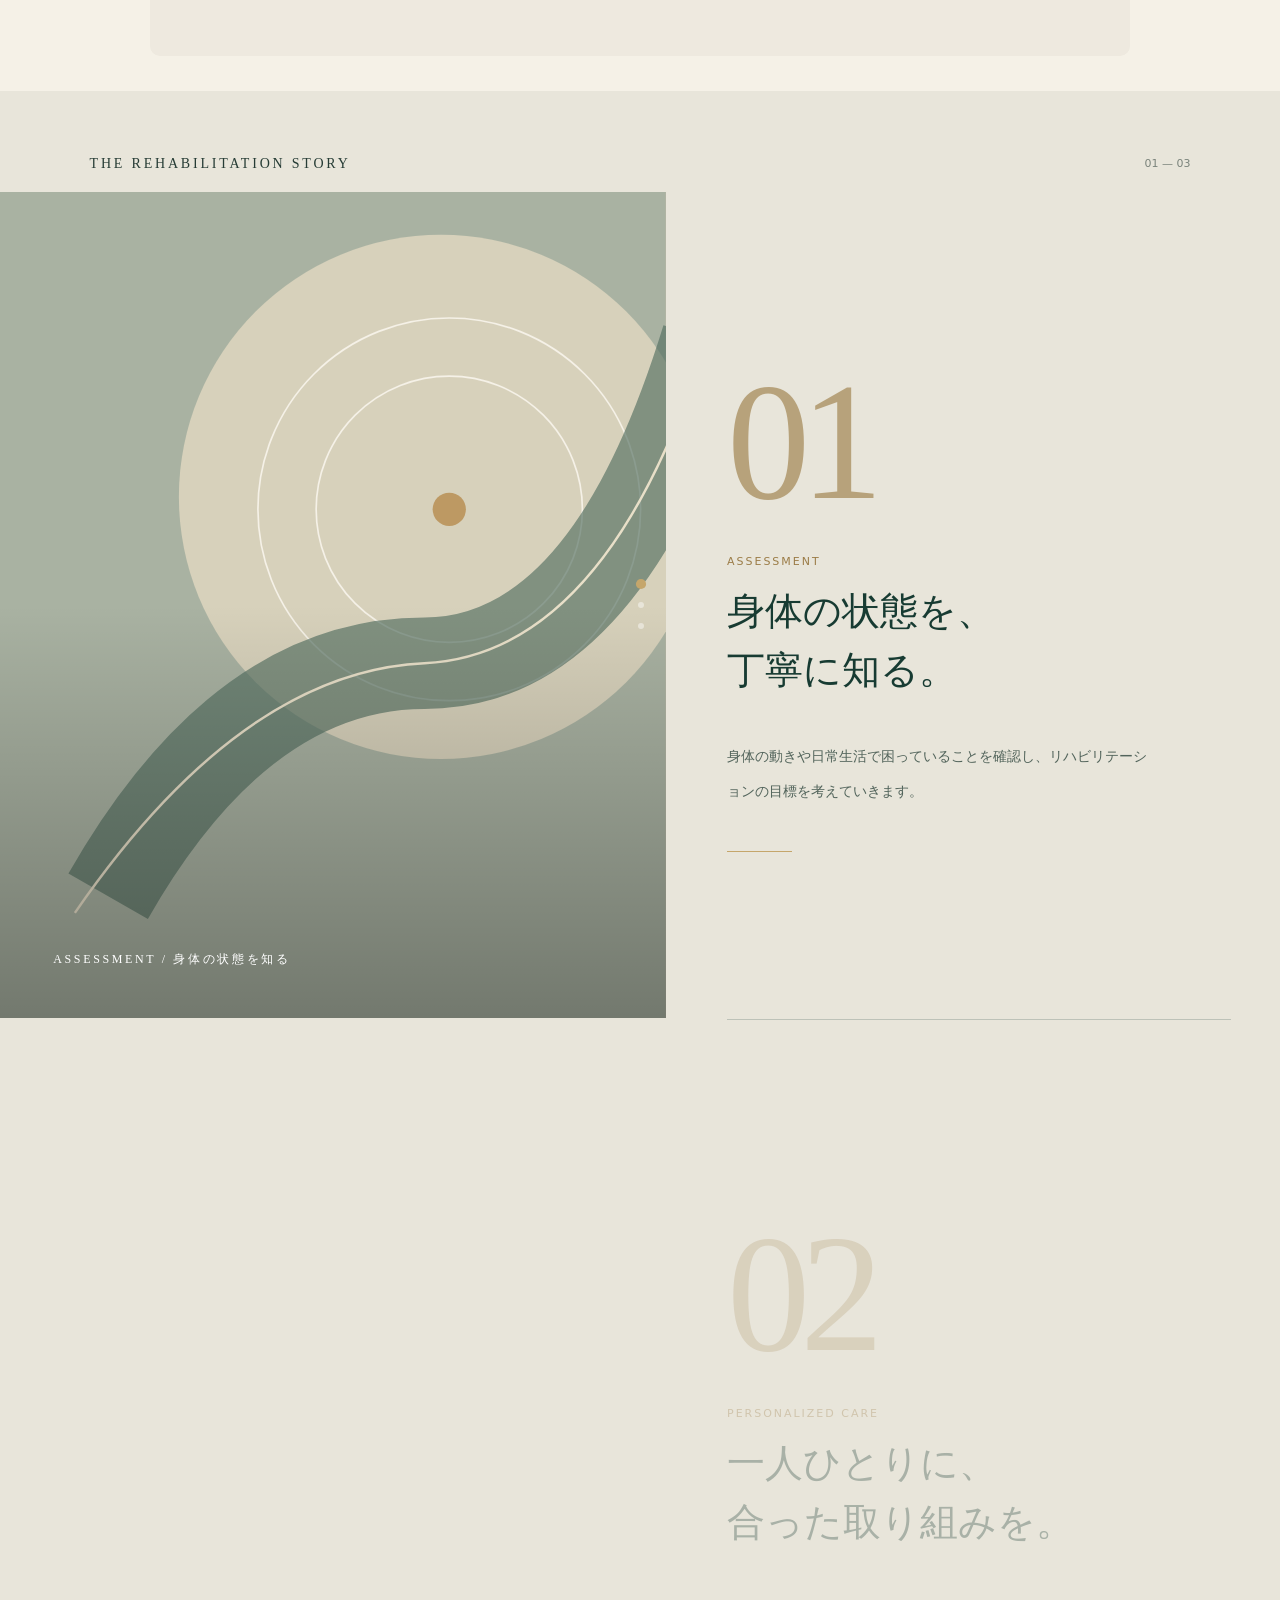
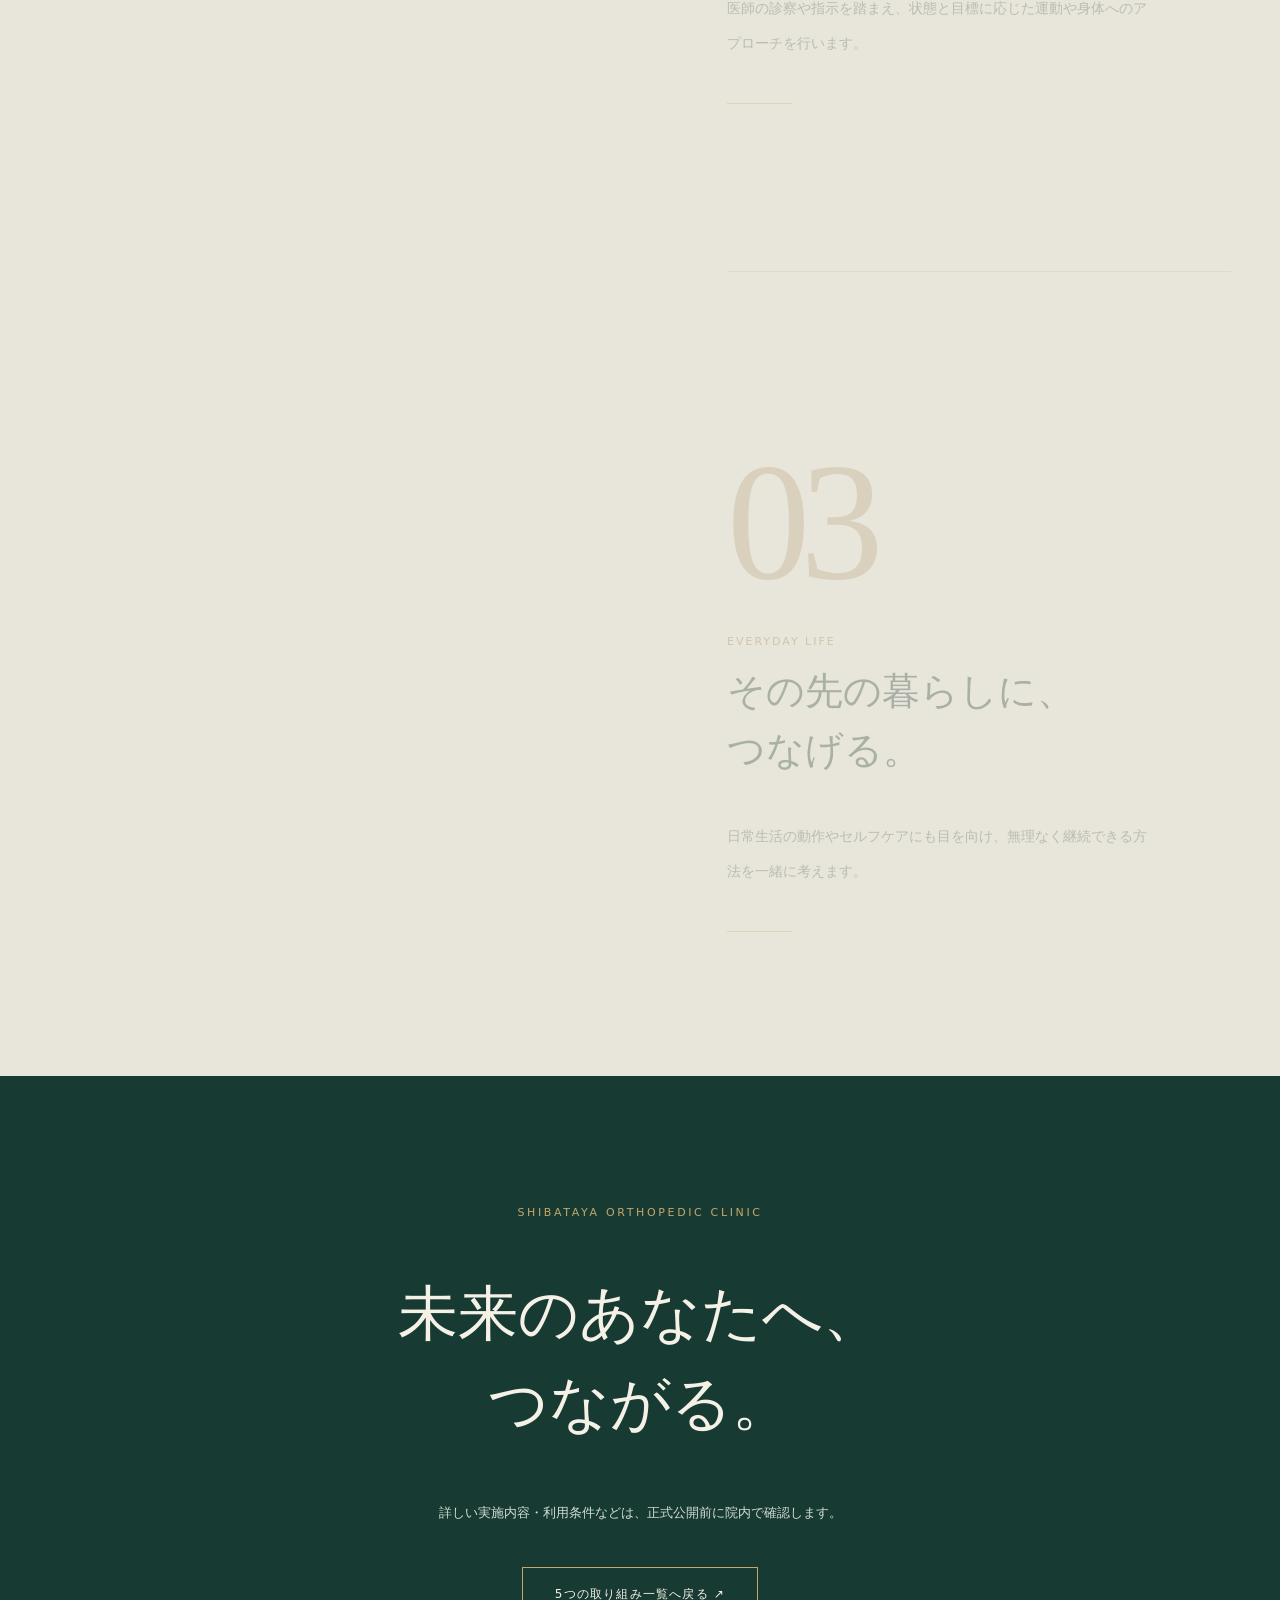
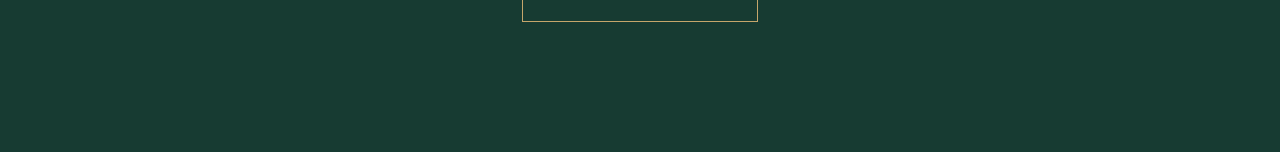
<file: rehabilitation.html>
<!DOCTYPE html>

<html lang="ja"><head><meta charset="utf-8"/><meta content="width=device-width,initial-scale=1" name="viewport"/><meta content="#183c34" name="theme-color"/><title>リハビリテーション｜柴田屋整形外科</title><style>
:root{--green:#173b32;--dark:#102d27;--ivory:#f5f1e7;--gold:#c5a66b;--ink:#263c35}*{box-sizing:border-box}html{scroll-behavior:smooth}body{margin:0;background:var(--ivory);color:var(--ink);font-family:"Hiragino Kaku Gothic ProN","Yu Gothic",system-ui,sans-serif;-webkit-font-smoothing:antialiased}a{color:inherit}header{position:fixed;z-index:30;top:0;left:0;width:100%;height:74px;background:rgba(245,241,231,.94);backdrop-filter:blur(18px);border-bottom:1px solid rgba(23,59,50,.12);display:flex;align-items:center;justify-content:space-between;padding:0 clamp(18px,5vw,70px)}.brand{font-family:serif;font-size:20px;letter-spacing:.07em;text-decoration:none;color:var(--green);font-weight:700}.brand small{display:block;font:9px system-ui;letter-spacing:.22em;margin-top:3px}.tag{font-size:10px;letter-spacing:.18em;color:#7b795f}.hero{min-height:100svh;background:var(--green);color:var(--ivory);display:flex;align-items:center;padding:120px clamp(24px,8vw,120px) 75px;position:relative;overflow:hidden}.hero:after{content:"01";position:absolute;right:-.05em;bottom:-.22em;font:clamp(300px,55vw,950px)/1 Georgia,serif;color:rgba(255,255,255,.035);pointer-events:none}.eyebrow{color:var(--gold);letter-spacing:.24em;font-size:12px;margin-bottom:28px}.hero h1{font-family:serif;font-weight:400;line-height:1.4;letter-spacing:.075em;font-size:clamp(38px,7vw,94px);margin:0}.hero h1 span{display:block;overflow:hidden}.hero h1 i{font-style:normal;display:block;animation:slidein 1.15s cubic-bezier(.19,1,.22,1) both}.hero h1 span:nth-child(2) i{animation-delay:.2s}@keyframes slidein{from{transform:translateY(105%)}to{transform:translateY(0)}}.hero p{font-size:14px;line-height:2.4;max-width:500px;margin-top:34px;color:#d6ddd5}.scrollcue{position:absolute;bottom:34px;left:clamp(24px,8vw,120px);font-size:10px;letter-spacing:.25em;color:#d7c7a5}.scrollcue:after{content:"";display:inline-block;width:46px;height:1px;background:var(--gold);vertical-align:middle;margin-left:16px}.intro{padding:110px 7vw;text-align:center}.intro .kicker{font-size:11px;letter-spacing:.23em;color:#a48754}.intro h2{font:normal clamp(28px,4vw,52px)/1.65 Georgia,serif;color:var(--green);margin:22px 0}.intro p{line-height:2.2;font-size:14px;color:#66756e}.story{background:#e8e5da}.story-head{padding:65px 7vw 20px;display:flex;align-items:center;justify-content:space-between;gap:20px}.story-head b{font:normal 14px Georgia,serif;letter-spacing:.2em}.story-head span{font-size:11px;color:#7a837b}.story-layout{display:grid;grid-template-columns:52% 48%;align-items:start}.visual-wrap{position:sticky;top:74px;height:calc(100svh - 74px);min-height:440px;overflow:hidden;background:#173b32}.scene{position:absolute;inset:0;opacity:0;transform:scale(1.11);transition:opacity 1.05s ease,transform 1.55s cubic-bezier(.2,.7,.1,1);display:grid;place-items:center;overflow:hidden}.scene.active{opacity:1;transform:scale(1)}.scene svg{width:100%;height:100%;position:absolute;inset:0}.scene:after{content:"";position:absolute;inset:0;background:linear-gradient(180deg,transparent 50%,rgba(0,0,0,.32))}.scene-label{position:absolute;z-index:2;bottom:6%;left:8%;font:12px Georgia,serif;letter-spacing:.22em;color:white}.scene.one{background:#b9b7a5}.scene.two{background:#6c8778}.scene.three{background:#a9b0a1}.steps{padding:0 8% 0 10%}.step{min-height:92svh;display:flex;flex-direction:column;justify-content:center;border-bottom:1px solid rgba(23,59,50,.2);padding:90px 0;opacity:.3;transform:translateY(24px);transition:opacity .85s ease,transform .9s ease}.step.active{opacity:1;transform:translateY(0)}.step .num{font:normal clamp(85px,13vw,180px)/1 Georgia,serif;color:#b7a27b;letter-spacing:-.06em}.step .sub{font-size:11px;letter-spacing:.18em;color:#9b7c47;margin:30px 0 14px}.step h3{font:normal clamp(27px,3vw,43px)/1.55 Georgia,serif;color:var(--green);margin:0 0 24px}.step p{font-size:14px;line-height:2.5;color:#52645b;max-width:430px}.step .line{height:1px;width:65px;background:var(--gold);margin-top:28px}.progress{position:absolute;right:22px;top:50%;z-index:5;transform:translateY(-50%);display:grid;gap:15px}.dot{width:6px;height:6px;border-radius:100%;background:#ffffff70;transition:all .5s}.dot.active{background:var(--gold);transform:scale(1.7)}.end{padding:130px 7vw;background:var(--green);color:var(--ivory);text-align:center}.end .eyebrow{font-size:11px}.end h2{font:normal clamp(30px,5vw,60px)/1.5 Georgia,serif}.end p{font-size:13px;line-height:2.3;color:#d3dcd4}.end a{display:inline-block;text-decoration:none;border:1px solid var(--gold);padding:18px 32px;margin-top:26px;font-size:12px;letter-spacing:.1em;color:var(--ivory)}.demo{position:fixed;bottom:14px;right:14px;z-index:40;background:#f5f1e7e8;color:var(--green);font-size:10px;letter-spacing:.08em;padding:9px 13px;border:1px solid #d4c7a8;border-radius:2px}.mobile-visual{display:none}@media(max-width:760px){header{height:64px}.brand{font-size:16px}.tag{font-size:9px}.hero{padding:110px 25px 85px}.hero p{font-size:13px}.intro{padding:75px 22px}.story-head{padding:45px 24px 5px}.story-layout{display:block}.visual-wrap{position:sticky;top:64px;height:36svh;min-height:220px;z-index:3}.steps{padding:0 24px}.step{min-height:69svh;padding:55px 0 70px;justify-content:center}.step .num{font-size:85px}.step h3{font-size:28px}.step p{font-size:13px}.progress{right:15px}.scene-label{font-size:10px}.end{padding:100px 25px}.demo{bottom:8px;right:8px;font-size:9px}}@media(prefers-reduced-motion:reduce){html{scroll-behavior:auto}.hero h1 i{animation:none}.scene,.step,.dot{transition:none}}
</style><style>header .story-menu{border:0;background:transparent;color:#173b32;font-size:27px;cursor:pointer;padding:10px;margin-left:auto}.story-nav{display:none;position:absolute;top:100%;left:0;right:0;max-height:calc(100svh - 74px);overflow:auto;background:#f5f1e7;box-shadow:0 15px 30px #102d2722;padding:20px clamp(20px,5vw,70px);grid-template-columns:repeat(2,minmax(0,1fr));gap:8px}.story-nav.open{display:grid}.story-nav a{padding:15px 10px;text-decoration:none;border-bottom:1px solid #d6d4c8;font-size:13px;line-height:1.6}.story-nav a:hover{color:#aa8653}@media(max-width:760px){.story-nav{grid-template-columns:1fr;max-height:calc(100svh - 64px)}.tag{display:none}}</style></head><body><header><a class="brand" href="index.html">柴田屋整形外科<small>SHIBATAYA ORTHOPEDIC CLINIC</small></a><span class="tag">SERVICE 01 / 05</span><button aria-expanded="false" aria-label="メニューを開く" class="story-menu" type="button">☰</button><nav class="story-nav" id="story-nav"><a href="index.html">ホーム</a><a href="clinic.html">クリニック案内・院長紹介</a><a href="rehabilitation.html">リハビリテーション</a><a href="modalities.html">物理療法</a><a href="exercise.html">運動療法（体操教室）</a><a href="nutrition.html">栄養相談</a><a href="dayrehab.html">通所リハビリテーション</a><a href="visit.html">はじめての方</a><a href="access.html">アクセス</a><a href="recruit.html">採用情報</a></nav></header><main id="top"><section class="hero"><div><div class="eyebrow">01 / REHABILITATION</div><h1><span><i>動ける喜びを、</i></span><span><i>これからも。</i></span></h1><p>一人ひとりの身体と、これからの暮らしに向き合う。</p></div><div class="scrollcue">SCROLL TO EXPLORE</div></section><section class="intro"><div class="kicker">OUR APPROACH</div><h2>今日の一歩を、<br/>明日の自信へ。</h2><p>下へスクロールすると、ビジュアルと文章が順番に切り替わります。各サービスの内容をご覧ください。</p></section><section class="story" id="story"><div class="story-head"><b>THE REHABILITATION STORY</b><span>01 — 03</span></div><div class="story-layout"><div aria-label="スクロールに応じて変化する抽象イラスト" class="visual-wrap"><div class="scene one active" data-scene="0"><svg aria-hidden="true" preserveaspectratio="xMidYMid slice" viewbox="0 0 800 1000"><rect fill="#a9b2a2" height="1000" width="800"></rect><circle cx="530" cy="370" fill="#d7d1bb" r="315"></circle><circle cx="540" cy="385" fill="none" r="230" stroke="#f5f1e7" stroke-width="2"></circle><circle cx="540" cy="385" fill="none" r="160" stroke="#f5f1e7" stroke-width="2"></circle><path d="M130 850 Q290 570 510 570 T850 180" fill="none" opacity=".65" stroke="#536f61" stroke-width="110"></path><path d="M90 870 Q290 580 510 570 T850 180" fill="none" stroke="#e8dfc8" stroke-width="3"></path><circle cx="540" cy="385" fill="#bd9963" r="20"></circle></svg><div class="scene-label">ASSESSMENT / 身体の状態を知る</div></div><div class="scene two" data-scene="1"><svg aria-hidden="true" preserveaspectratio="xMidYMid slice" viewbox="0 0 800 1000"><rect fill="#527567" height="1000" width="800"></rect><path d="M-100 800 Q320 140 900 500" fill="none" opacity=".65" stroke="#c4b995" stroke-width="230"></path><path d="M-100 800 Q320 140 900 500" fill="none" stroke="#f1e9d5" stroke-width="2"></path><circle cx="410" cy="440" fill="none" r="200" stroke="#e6e0cb" stroke-width="2"></circle><circle cx="410" cy="440" fill="none" r="125" stroke="#e6e0cb" stroke-width="2"></circle><path d="M410 230V650M200 440H620" stroke="#e6e0cb" stroke-width="2"></path><circle cx="410" cy="440" fill="#e5c58b" r="26"></circle></svg><div class="scene-label">PERSONALIZED CARE / 一人ひとりに合わせて</div></div><div class="scene three" data-scene="2"><svg aria-hidden="true" preserveaspectratio="xMidYMid slice" viewbox="0 0 800 1000"><rect fill="#c2c5b3" height="1000" width="800"></rect><circle cx="390" cy="410" fill="#e9e4d5" r="320"></circle><path d="M-60 1020C200 820 180 600 400 510S690 300 850 -40" fill="none" stroke="#486d5e" stroke-width="115"></path><path d="M-60 1020C200 820 180 600 400 510S690 300 850 -40" fill="none" stroke="#d6b781" stroke-width="4"></path><circle cx="400" cy="510" fill="#f4f0e7" r="28"></circle><path d="M510 240L570 180M570 180L580 245M570 180L505 175" fill="none" stroke="#ad8c57" stroke-width="5"></path></svg><div class="scene-label">EVERYDAY LIFE / 暮らしへつなぐ</div></div><div aria-hidden="true" class="progress"><span class="dot active"></span><span class="dot"></span><span class="dot"></span></div></div><div class="steps"><article class="step active" data-step="0"><div class="num">01</div><div class="sub">ASSESSMENT</div><h3>身体の状態を、<br/>丁寧に知る。</h3><p>身体の動きや日常生活で困っていることを確認し、リハビリテーションの目標を考えていきます。</p><div class="line"></div></article><article class="step" data-step="1"><div class="num">02</div><div class="sub">PERSONALIZED CARE</div><h3>一人ひとりに、<br/>合った取り組みを。</h3><p>医師の診察や指示を踏まえ、状態と目標に応じた運動や身体へのアプローチを行います。</p><div class="line"></div></article><article class="step" data-step="2"><div class="num">03</div><div class="sub">EVERYDAY LIFE</div><h3>その先の暮らしに、<br/>つなげる。</h3><p>日常生活の動作やセルフケアにも目を向け、無理なく継続できる方法を一緒に考えます。</p><div class="line"></div></article></div></div></section><section class="end"><div class="eyebrow">SHIBATAYA ORTHOPEDIC CLINIC</div><h2>未来のあなたへ、<br/>つながる。</h2><p>詳しい実施内容・利用条件などは、正式公開前に院内で確認します。</p><a href="index.html#services">5つの取り組み一覧へ戻る ↗</a></section></main><div class="demo">Ver.28.1 / 内容・写真は仮案です</div><script>
(()=>{'use strict';const steps=[...document.querySelectorAll('[data-step]')],scenes=[...document.querySelectorAll('[data-scene]')],dots=[...document.querySelectorAll('.dot')];let current=-1;function activate(n){if(n===current)return;current=n;steps.forEach((el,i)=>el.classList.toggle('active',i===n));scenes.forEach((el,i)=>el.classList.toggle('active',i===n));dots.forEach((el,i)=>el.classList.toggle('active',i===n))}function update(){const target=window.innerHeight*.66;let best=0,dist=Infinity;steps.forEach((el,i)=>{const r=el.getBoundingClientRect();const mid=(r.top+r.bottom)/2;const d=Math.abs(mid-target);if(d<dist){dist=d;best=i}});activate(best)}let scheduled=false;function onScroll(){if(scheduled)return;scheduled=true;requestAnimationFrame(()=>{scheduled=false;update()})}window.addEventListener('scroll',onScroll,{passive:true});window.addEventListener('resize',onScroll);update()})();
</script><script>document.querySelector('.story-menu').addEventListener('click',function(){const nav=document.querySelector('.story-nav');const opened=nav.classList.toggle('open');this.setAttribute('aria-expanded',String(opened));this.textContent=opened?'×':'☰'});</script><script src="direct-photo.js" defer></script><script src="news-data.js" defer></script><div style="position:fixed;bottom:15px;left:15px;z-index:50"><a href="news.html" style="background:#193a34;color:#fff;padding:10px 13px;border-radius:30px;text-decoration:none;font-size:12px;box-shadow:0 2px 10px #0002">お知らせ ↗</a></div></body></html>
</file>
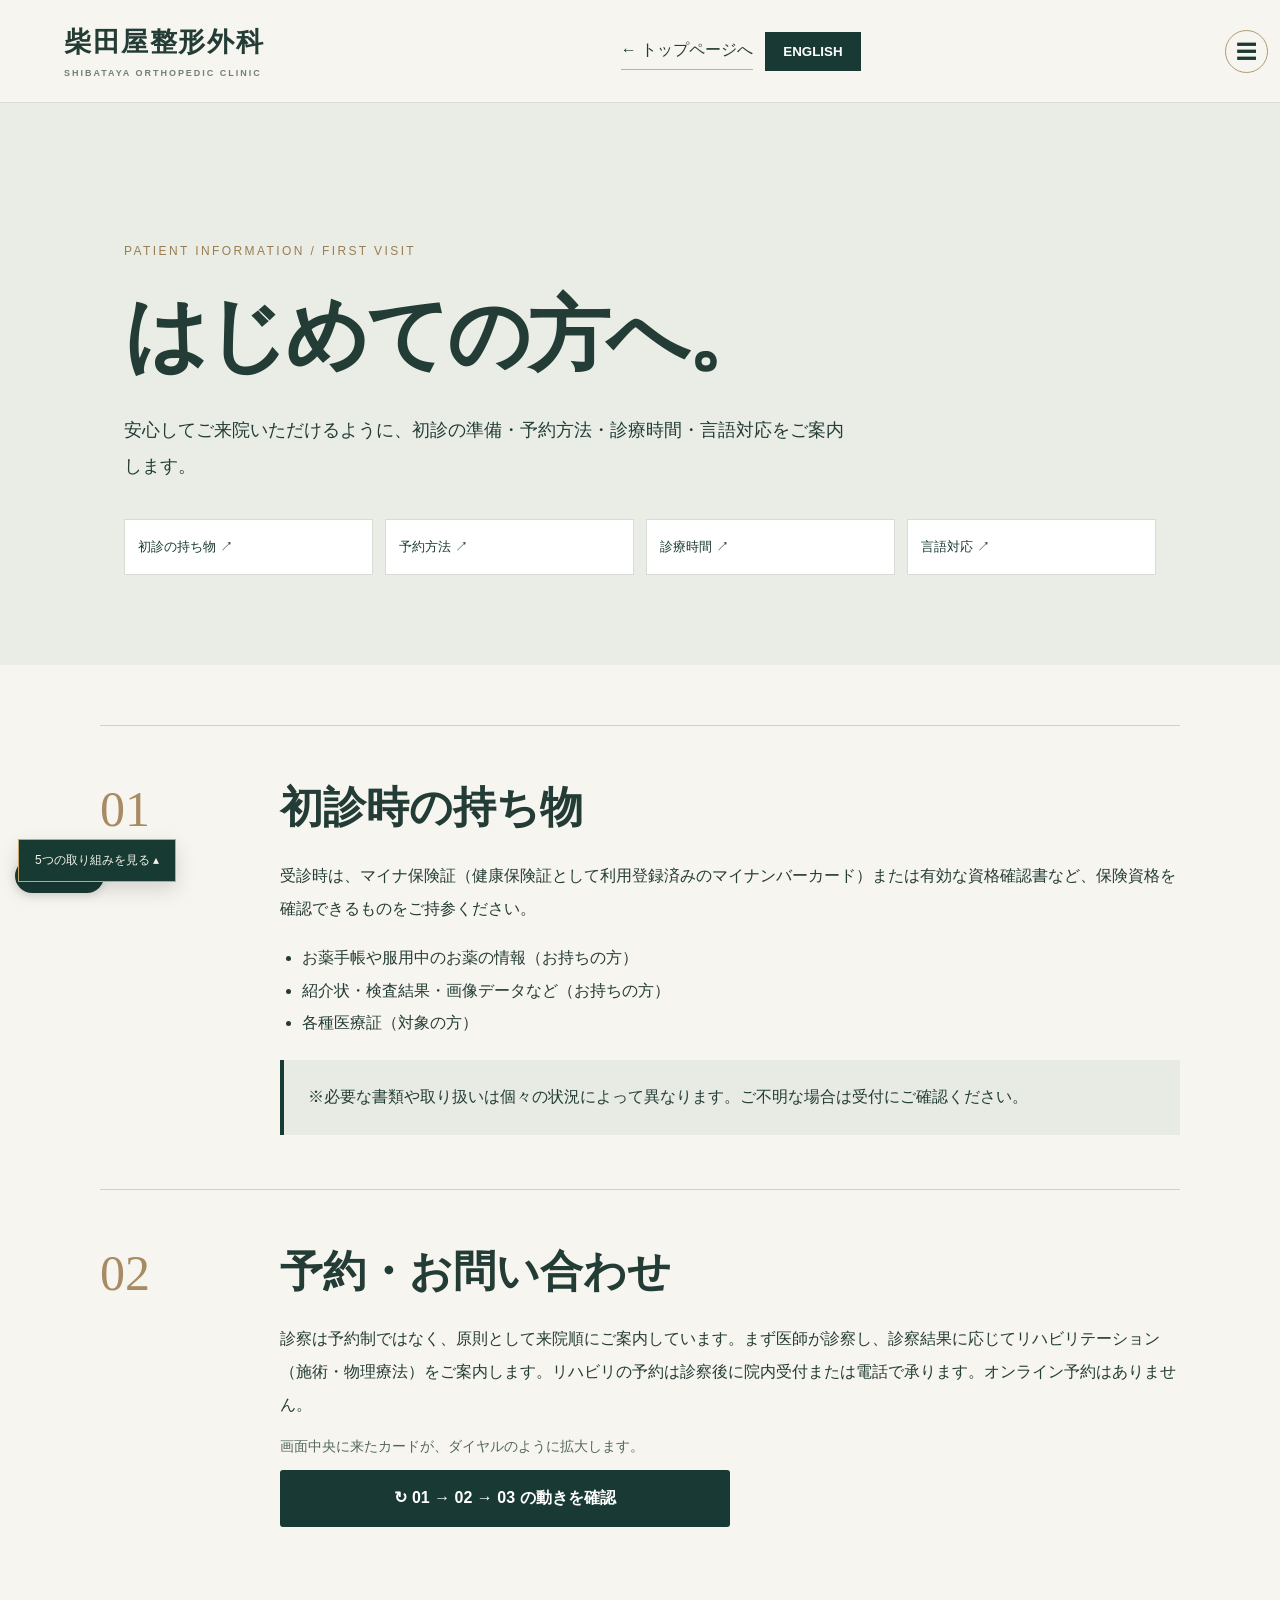
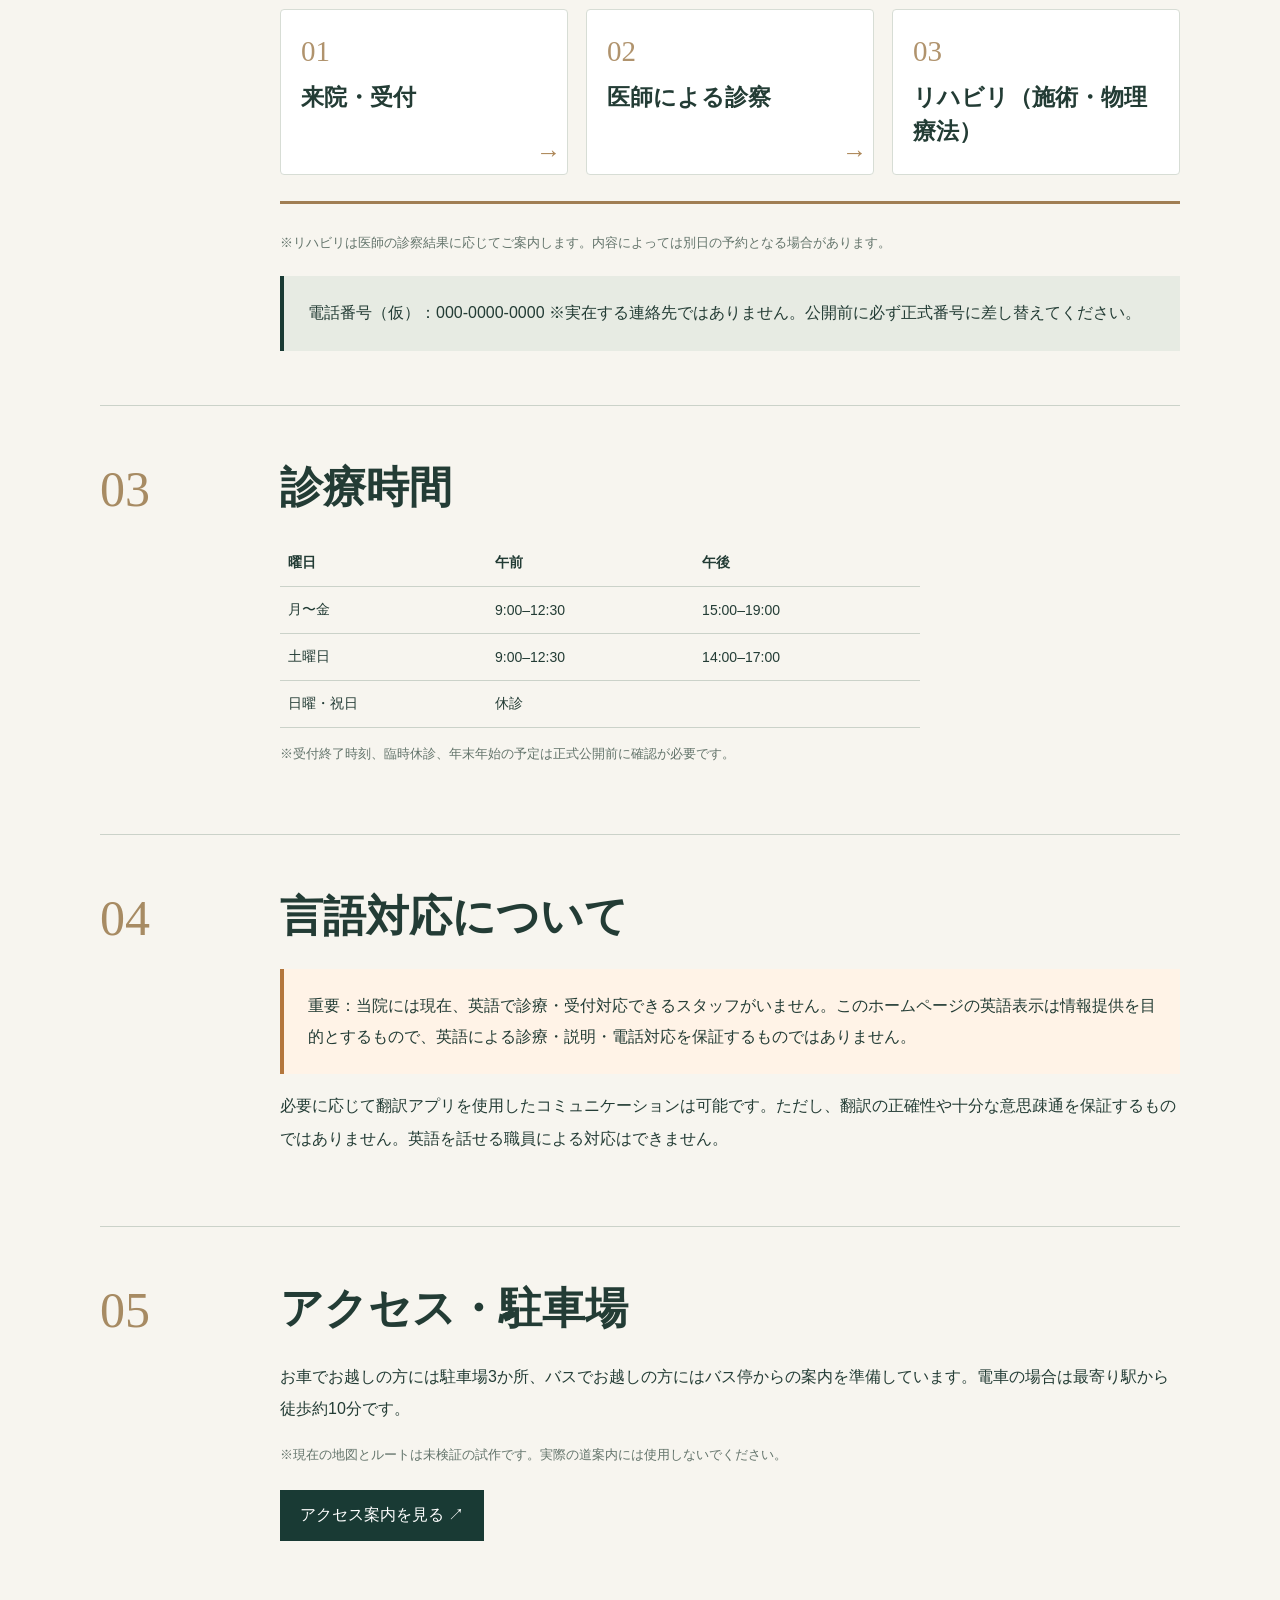
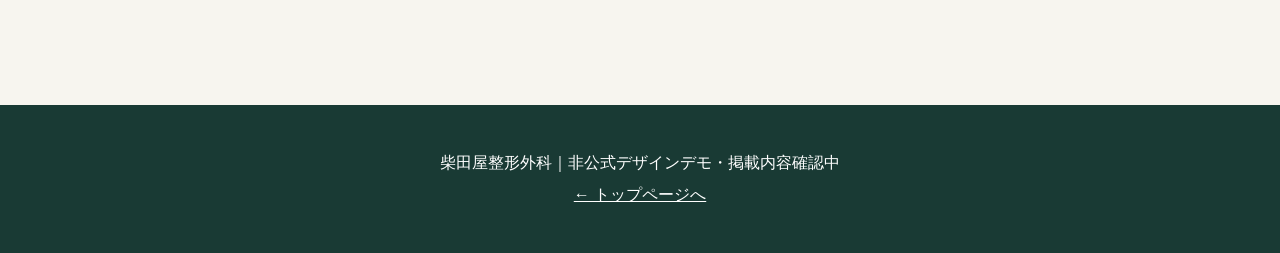
<file: visit.html>
<!DOCTYPE html>

<html lang="ja"><head><meta charset="utf-8"/><meta content="width=device-width, initial-scale=1" name="viewport"/><meta content="#f7f5ef" name="theme-color"/><title>はじめての方へ | 柴田屋整形外科</title><style>
:root{--green:#193a34;--paper:#f7f5ef;--gold:#a78b63}*{box-sizing:border-box}html{scroll-behavior:smooth}body{margin:0;background:var(--paper);color:#233c35;font-family:-apple-system,BlinkMacSystemFont,'Noto Sans JP','Hiragino Kaku Gothic ProN',sans-serif}header{border-bottom:1px solid #d8ddd5;padding:24px clamp(20px,5vw,75px);display:flex;align-items:center;justify-content:space-between;gap:16px;flex-wrap:wrap}.logo{font-size:clamp(19px,3vw,27px);font-weight:700;letter-spacing:.06em;color:inherit;text-decoration:none}.logo small{display:block;font-size:9px;letter-spacing:.22em;color:#738078;margin-top:8px}.actions{display:flex;align-items:center;gap:12px;flex-wrap:wrap}.actions a{color:inherit;text-decoration:none;border-bottom:1px solid #abb7ae;padding:8px 0}.lang{background:var(--green);color:white;border:0;padding:12px 18px;cursor:pointer;font-weight:700}.wrap{max-width:1080px;margin:auto;padding:0 24px}.hero{background:#e9ede6;padding:clamp(75px,11vw,145px) 0 90px;overflow:hidden}.eyebrow{color:#9a7d53;letter-spacing:.2em;font-size:12px}.hero h1{font-size:clamp(40px,7vw,82px);letter-spacing:-.04em;line-height:1.25;margin:26px 0;animation:arrive .8s cubic-bezier(.15,.85,.3,1) both}.hero p{line-height:2;font-size:clamp(15px,2vw,18px);max-width:730px}@keyframes arrive{from{opacity:0;transform:translateX(-65px)}to{opacity:1;transform:translateX(0)}}.quick{display:grid;grid-template-columns:repeat(4,1fr);gap:12px;margin-top:35px}.quick a{background:white;border:1px solid #d7ddd5;color:var(--green);padding:18px 13px;text-decoration:none;font-size:13px}.quick a:hover{background:var(--green);color:white}.sections{padding:60px 0 110px}.card{display:grid;grid-template-columns:150px 1fr;gap:30px;border-top:1px solid #cbd2c9;padding:54px 0}.num{font-family:Georgia,serif;color:var(--gold);font-size:50px}.card h2{font-size:clamp(26px,4vw,43px);margin:0 0 24px;line-height:1.3}.card p,.card li{line-height:2.05;font-size:16px}.card ul{padding-left:1.4em}.notice{background:#e7ebe3;border-left:4px solid var(--green);padding:22px 24px;margin-top:20px;line-height:1.9}.alert{background:#fff3e7;border-left-color:#b3763c}.table{border-collapse:collapse;width:100%;max-width:640px}.table th,.table td{border-bottom:1px solid #cbd2c9;padding:14px 8px;text-align:left;font-size:14px}.table th{white-space:nowrap}.links a{display:inline-block;margin:8px 14px 0 0;background:var(--green);color:white;padding:15px 20px;text-decoration:none}.muted{color:#63746b;font-size:13px!important}footer{background:var(--green);color:#fff;padding:42px 24px;text-align:center;line-height:2}footer a{color:white}a:focus-visible,button:focus-visible{outline:3px solid #c3a46f;outline-offset:4px}[data-i18n]{white-space:normal}@media(max-width:680px){.quick{grid-template-columns:repeat(2,1fr)}.card{grid-template-columns:1fr;gap:10px;padding:40px 0}.num{font-size:37px}header{padding:20px}.hero{padding:72px 0}}@media(prefers-reduced-motion:reduce){*,*::before,*::after{animation:none!important;scroll-behavior:auto!important}}
.patient-flow{margin:32px 0 26px;display:grid;grid-template-columns:repeat(3,minmax(0,1fr));gap:18px}.flow-step{position:relative;min-height:168px;background:#fff;border:1px solid #d7ddd5;border-radius:4px;padding:25px 20px;overflow:hidden;opacity:1;transform:none}.flow-no{display:block;font-family:Georgia,serif;font-size:29px;color:#b0936d;margin-bottom:12px}.flow-title{display:block;font-size:clamp(17px,2vw,23px);font-weight:700;line-height:1.5}.flow-line{height:3px;background:#dce4dc;position:relative;margin:4px 0 26px;overflow:hidden}.flow-line:before{content:"";display:block;height:100%;background:#a07e53;transform:scaleX(1);transform-origin:left}.flow-step::before{content:"";position:absolute;bottom:0;left:0;width:100%;height:4px;background:#b08b5d;transform:scaleX(0);transform-origin:left}.flow-step:not(:last-child)::after{content:"→";position:absolute;right:6px;bottom:7px;color:#ad8758;font-size:25px}.flow-step.play{animation:flow-swoosh .78s cubic-bezier(.16,1,.3,1) both;animation-delay:var(--delay,0s)}.flow-step.play::before{animation:flow-accent .75s cubic-bezier(.2,.8,.2,1) both;animation-delay:calc(var(--delay,0s) + .3s)}.flow-line.play::before{animation:flow-draw 2.3s cubic-bezier(.2,.75,.2,1) both}@keyframes flow-swoosh{0%{opacity:.15;transform:translateX(-72px) scale(.96)}100%{opacity:1;transform:translateX(0) scale(1)}}@keyframes flow-accent{0%{transform:scaleX(0)}100%{transform:scaleX(1)}}@keyframes flow-draw{0%{transform:scaleX(0)}100%{transform:scaleX(1)}}.flow-step:nth-child(1){--delay:0s}.flow-step:nth-child(2){--delay:.65s}.flow-step:nth-child(3){--delay:1.3s}.flow-replay{display:inline-flex;align-items:center;gap:8px;background:#193a34;color:#fff;border:0;border-radius:2px;padding:13px 18px;font-size:14px;font-weight:700;cursor:pointer;margin-bottom:18px}.flow-replay:hover{background:#2b554b}@media(max-width:680px){.patient-flow{grid-template-columns:1fr;gap:12px}.flow-step{min-height:110px;padding:17px 20px}.flow-no{display:inline-block;margin:0 18px 0 0}.flow-title{display:inline}.flow-step:not(:last-child)::after{content:"↓";right:16px;bottom:2px}}@media(prefers-reduced-motion:reduce){.flow-step.play,.flow-step.play::before,.flow-line.play::before{animation:none!important;opacity:1!important;transform:none!important}.flow-step::before{transform:scaleX(1)}}</style><style id="v273-navigation">.v273-menu{position:relative;z-index:50;display:inline-block;margin-left:8px;font-family:"Noto Sans JP",sans-serif}.v273-menu>summary{list-style:none;cursor:pointer;display:grid;place-items:center;width:43px;height:43px;border:1px solid #b19a71;border-radius:50%;background:#f7f5ef;color:#193a34;font-size:21px;line-height:1}.v273-menu>summary::-webkit-details-marker{display:none}.v273-menu[open]>summary{background:#193a34;color:#fff}.v273-menu .v273-list{position:absolute;top:calc(100% + 13px);right:0;width:min(290px,85vw);padding:12px;background:#f7f5ef;color:#193a34;border:1px solid #dcded7;box-shadow:0 16px 40px #193a3429;border-radius:5px}.v273-menu .v273-list a{display:block;padding:14px 12px;border-bottom:1px solid #dcded7;font-size:14px;text-decoration:none;color:#193a34;white-space:normal}.v273-menu .v273-list a:last-child{border-bottom:0}.v273-menu .v273-list a:focus-visible,.v273-menu>summary:focus-visible{outline:2px solid #b19a71;outline-offset:2px}header:has(.v273-menu){overflow:visible!important}</style><style id="v273-header-layout">header:has(.v273-menu){display:flex;align-items:center;justify-content:space-between;gap:8px;padding-right:12px}header:has(.v273-menu) .v273-menu{flex-shrink:0}@media(max-width:650px){.v273-menu>summary{width:38px;height:38px;font-size:18px}}</style><style>.v281-pillar-nav{position:fixed;bottom:18px;left:18px;z-index:90}.v281-pillar-nav summary{list-style:none;cursor:pointer;background:#173b32;color:#f5f1e7;padding:12px 16px;border:1px solid #c5a66b;box-shadow:0 8px 20px #0002;font-size:12px}.v281-pillar-nav summary::-webkit-details-marker{display:none}.v281-pillar-nav .items{background:#f5f1e7;border:1px solid #c5a66b;box-shadow:0 10px 25px #0002;max-height:60svh;overflow:auto}.v281-pillar-nav a{display:block;padding:12px 16px;font-size:12px;color:#173b32;text-decoration:none;border-bottom:1px solid #ddd5c8}</style></head><body><header><a class="logo" href="index.html">柴田屋整形外科<small>SHIBATAYA ORTHOPEDIC CLINIC</small></a><div class="actions"><a data-i18n="back" href="index.html">← トップページへ</a><button class="lang" id="langBtn" type="button">ENGLISH</button></div><details class="v273-menu"><summary aria-label="メニューを開く / Open menu">☰</summary><div class="v273-list"><a data-en="Home" data-ja="トップページ" href="index.html">トップページ</a><a data-en="Clinic &amp; Director" data-ja="クリニック案内・院長紹介" href="clinic.html">クリニック案内・院長紹介</a><a data-en="Five pillars" data-ja="5つの柱" href="index.html#services">5つの柱</a><a data-en="First visit" data-ja="はじめての方へ" href="visit.html">はじめての方へ</a><a data-en="Access &amp; parking" data-ja="アクセス・駐車場" href="access.html">アクセス・駐車場</a><a data-en="Careers / Recruit" data-ja="採用情報・求人" href="recruit.html">採用情報・求人</a></div></details></header><main><section class="hero"><div class="wrap"><div class="eyebrow">PATIENT INFORMATION / FIRST VISIT</div><h1 data-i18n="hero">はじめての方へ。</h1><p data-i18n="lead">安心してご来院いただけるように、初診の準備・予約方法・診療時間・言語対応をご案内します。</p><nav class="quick"><a data-i18n="q1" href="#bring">初診の持ち物 ↗</a><a data-i18n="q2" href="#booking">予約方法 ↗</a><a data-i18n="q3" href="#hours">診療時間 ↗</a><a data-i18n="q4" href="#language">言語対応 ↗</a></nav></div></section><div class="wrap sections"><section class="card" id="bring"><div class="num">01</div><div><h2 data-i18n="bringTitle">初診時の持ち物</h2><p data-i18n="bringText">受診時は、マイナ保険証（健康保険証として利用登録済みのマイナンバーカード）または有効な資格確認書など、保険資格を確認できるものをご持参ください。</p><ul><li data-i18n="bring1">お薬手帳や服用中のお薬の情報（お持ちの方）</li><li data-i18n="bring2">紹介状・検査結果・画像データなど（お持ちの方）</li><li data-i18n="bring3">各種医療証（対象の方）</li></ul><div class="notice" data-i18n="bringNote">※必要な書類や取り扱いは個々の状況によって異なります。ご不明な場合は受付にご確認ください。</div></div></section><section class="card" id="booking"><div class="num">02</div><div><h2 data-i18n="bookingTitle">予約・お問い合わせ</h2><p data-i18n="bookingText">診察は予約制ではなく、来院された方から順番にご案内しています。初回のリハビリテーション予約は、先に医師の診察を受けてからとなります。リハビリの予約・お問い合わせは院内受付または電話で承っています。オンライン予約には対応していません。</p><div class="flow-toolbar"><span class="flow-hint" data-i18n="flowHint">画面中央に来たカードが、ダイヤルのように拡大します。</span><button class="flow-replay" data-i18n="replayFlow" id="flowReplay" type="button">↻ アニメーションを再生</button></div><div aria-label="受診の流れ" class="patient-flow"><div class="flow-step"><span class="flow-no">01</span><span class="flow-title" data-i18n="flow1">来院・受付</span></div><div class="flow-step"><span class="flow-no">02</span><span class="flow-title" data-i18n="flow2">医師による診察</span></div><div class="flow-step"><span class="flow-no">03</span><span class="flow-title" data-i18n="flow3">リハビリ（施術・物理療法）</span></div></div><div aria-hidden="true" class="flow-line"></div><p class="muted" data-i18n="flowNote">※リハビリは医師の診察結果に応じてご案内します。内容によっては別日の予約となる場合があります。</p><div class="notice" data-i18n="bookingNote">電話番号（仮）：000-0000-0000 ※実在する連絡先ではありません。公開前に必ず正式番号に差し替えてください。</div></div></section><section class="card" id="hours"><div class="num">03</div><div><h2 data-i18n="hoursTitle">診療時間</h2><table class="table"><thead><tr><th data-i18n="day">曜日</th><th data-i18n="am">午前</th><th data-i18n="pm">午後</th></tr></thead><tbody><tr><td data-i18n="weekday">月〜金</td><td>9:00–12:30</td><td>15:00–19:00</td></tr><tr><td data-i18n="sat">土曜日</td><td>9:00–12:30</td><td>14:00–17:00</td></tr><tr><td data-i18n="sun">日曜・祝日</td><td colspan="2" data-i18n="closed">休診</td></tr></tbody></table><p class="muted" data-i18n="hoursNote">※受付終了時刻、臨時休診、年末年始の予定は正式公開前に確認が必要です。</p></div></section><section class="card" id="language"><div class="num">04</div><div><h2 data-i18n="languageTitle">言語対応について</h2><div class="notice alert" data-i18n="languageNote">重要：当院には現在、英語で診療・受付対応できるスタッフがいません。このホームページの英語表示は情報提供を目的とするもので、英語による診療・説明・電話対応を保証するものではありません。</div><p data-i18n="languageText">必要に応じて翻訳アプリを使用したコミュニケーションは可能です。ただし、翻訳の正確性や十分な意思疎通を保証するものではありません。英語を話せる職員による対応はできません。</p></div></section><section class="card" id="access"><div class="num">05</div><div><h2 data-i18n="accessTitle">アクセス・駐車場</h2><p data-i18n="accessText">お車でお越しの方には駐車場3か所、バスでお越しの方にはバス停からの案内を準備しています。電車の場合は最寄り駅から徒歩約10分です。</p><p class="muted" data-i18n="accessNote">※現在の地図とルートは未検証の試作です。実際の道案内には使用しないでください。</p><div class="links"><a data-i18n="accessLink" href="access.html">アクセス案内を見る ↗</a></div></div></section></div></main><footer><div data-i18n="footer">柴田屋整形外科｜非公式デザインデモ・掲載内容確認中</div><a data-i18n="back" href="index.html">← トップページへ</a></footer><script>
const messages={flowHint:["画面中央に来たカードが、ダイヤルのように拡大します。","Cards gently enlarge as they pass the center of your screen."],replayFlow:["↻ 3ステップを再生","↻ Replay the 3 steps"],flow1:['来院・受付','Arrival & reception'],flow2:['医師による診察','Doctor’s examination'],flow3:['リハビリ（施術・物理療法）','Rehabilitation (treatment / physical therapy)'],flowNote:['※リハビリは医師の診察結果に応じてご案内します。内容によっては別日の予約となる場合があります。','Rehabilitation depends on the doctor’s assessment. Some treatments may require an appointment on another day.'],back:['← トップページへ','← Back to home'],hero:['はじめての方へ。','Before your visit.'],lead:['安心してご来院いただけるように、初診の準備・予約方法・診療時間・言語対応をご案内します。','Information about what to bring, booking, clinic hours and language availability.'],q1:['初診の持ち物 ↗','What to bring ↗'],q2:['予約方法 ↗','Appointments ↗'],q3:['診療時間 ↗','Clinic hours ↗'],q4:['言語対応 ↗','Languages ↗'],bringTitle:['初診時の持ち物','What to bring'],bringText:['受診時は、マイナ保険証（健康保険証として利用登録済みのマイナンバーカード）または有効な資格確認書など、保険資格を確認できるものをご持参ください。','Please bring your My Number Card registered for health insurance use, a valid health insurance eligibility certificate, or other applicable proof of coverage.'],bring1:['お薬手帳や服用中のお薬の情報（お持ちの方）','Medication list or medication notebook, if available'],bring2:['紹介状・検査結果・画像データなど（お持ちの方）','Referral letters, test results or imaging records, if available'],bring3:['各種医療証（対象の方）','Any applicable medical subsidy certificates'],bringNote:['※必要な書類や取り扱いは個々の状況によって異なります。ご不明な場合は受付にご確認ください。','Requirements vary by patient. Please confirm with reception if you are unsure.'],bookingTitle:['予約・お問い合わせ','Appointments & inquiries'],bookingText:['診察は予約制ではなく、原則として来院順にご案内しています。まず医師が診察し、診察結果に応じてリハビリテーション（施術・物理療法）をご案内します。リハビリの予約は診察後に院内受付または電話で承ります。オンライン予約はありません。','Medical consultations are not bookable and patients are generally seen in order of arrival. A doctor will assess you first and, when appropriate, recommend rehabilitation treatment or physical therapy. Rehabilitation appointments can be arranged after the consultation at reception or by telephone. Online booking is unavailable.'],bookingNote:['電話番号（仮）：000-0000-0000 ※実在する連絡先ではありません。公開前に必ず正式番号に差し替えてください。','Placeholder phone number: 000-0000-0000. This is not a working number. Replace it with the verified clinic number before publication.'],hoursTitle:['診療時間','Clinic hours'],day:['曜日','Day'],am:['午前','Morning'],pm:['午後','Afternoon'],weekday:['月〜金','Mon–Fri'],sat:['土曜日','Saturday'],sun:['日曜・祝日','Sunday / holidays'],closed:['休診','Closed'],hoursNote:['※受付終了時刻、臨時休診、年末年始の予定は正式公開前に確認が必要です。','Last check-in time, special closures and holiday schedules must be confirmed before publication.'],languageTitle:['言語対応について','Language availability'],languageNote:['重要：当院には現在、英語で診療・受付対応できるスタッフがいません。このホームページの英語表示は情報提供を目的とするもので、英語による診療・説明・電話対応を保証するものではありません。','Important: We currently have no staff available to provide medical care or reception services in English. English content on this website is provided for information only and does not mean that consultations, explanations or telephone assistance are available in English.'],languageText:['必要に応じて翻訳アプリを使用したコミュニケーションは可能です。ただし、翻訳の正確性や十分な意思疎通を保証するものではありません。英語を話せる職員による対応はできません。','Staff may use a translation app to help communicate. However, translation accuracy and complete mutual understanding cannot be guaranteed. No English-speaking staff are available.'],accessTitle:['アクセス・駐車場','Access & parking'],accessText:['お車でお越しの方には駐車場3か所、バスでお越しの方にはバス停からの案内を準備しています。電車の場合は最寄り駅から徒歩約10分です。','We are preparing directions for three parking areas and nearby bus stops. The nearest railway station is approximately a 10-minute walk away.'],accessNote:['※現在の地図とルートは未検証の試作です。実際の道案内には使用しないでください。','The current map and routes are unverified prototypes and must not be used for navigation.'],accessLink:['アクセス案内を見る ↗','View access guide ↗'],footer:['柴田屋整形外科｜非公式デザインデモ・掲載内容確認中','Shibataya Orthopedic Clinic | Unofficial design demo; content under review']};
let lang='ja';try{lang=new URLSearchParams(location.search).get('lang')||localStorage.getItem('shibataya-lang')||'ja'}catch(e){}function render(){const en=lang==='en';document.documentElement.lang=lang;document.title=en?'Patient information | Shibataya Orthopedic Clinic':'はじめての方へ | 柴田屋整形外科';document.querySelectorAll('[data-i18n]').forEach(e=>{const m=messages[e.dataset.i18n];if(m)e.textContent=m[en?1:0]});document.getElementById('langBtn').textContent=en?'日本語':'ENGLISH';document.querySelectorAll('a[href^="index.html"],a[href^="access.html"]').forEach(a=>{let u=a.getAttribute('href').split('?')[0];a.href=u+(en?'?lang=en':'')});try{localStorage.setItem('shibataya-lang',lang)}catch(e){}}document.getElementById('langBtn').addEventListener('click',()=>{lang=lang==='ja'?'en':'ja';const u=new URL(location.href);if(lang==='en')u.searchParams.set('lang','en');else u.searchParams.delete('lang');history.replaceState(null,'',u);render()});render();
</script>
<style>
/* V26: strong visual dial selection with direct interaction */
.flow-step{cursor:pointer;transform-origin:center;transition:transform .25s ease,box-shadow .25s ease,background .25s ease,border-color .25s ease;position:relative;overflow:visible;min-height:155px!important;}
.flow-step.v26-active{transform:scale(1.08)!important;box-shadow:0 18px 36px rgba(25,58,52,.24)!important;background:#fff9e9!important;border:3px solid #a78b63!important;z-index:5;}
.flow-step.v26-active .flow-no{color:#80623a}
.flow-step.v26-active::before{transform:scaleX(1)!important;height:7px!important}
.flow-step.v26-active .flow-title{color:#193a34}
.flow-step.v26-active::after{font-weight:900}
.flow-replay{display:block;width:100%;max-width:450px;padding:18px;background:#193a34;color:white;border:0;border-radius:3px;font-weight:bold;font-size:16px;cursor:pointer;margin:14px 0 26px;}
.flow-hint{display:block;color:#52675b;margin:12px 0;font-size:14px}
.v26-status{font-size:14px;color:#80623a;font-weight:700;min-height:24px;margin:12px 0}
@media(max-width:680px){.patient-flow{gap:27px!important;padding:20px 12px!important}.flow-step{min-height:145px!important}.flow-step.v26-active{transform:scale(1.07)!important}}
@media(prefers-reduced-motion:reduce){.flow-step{transition:none!important}.flow-step.v26-active{transform:none!important}}
</style>
<script>
(function(){
 function init(){
  const cards=Array.from(document.querySelectorAll('.flow-step'));
  const flow=document.querySelector('.patient-flow');
  if(cards.length!==3||!flow)return;
  let current=-1, timer=null, animating=false;
  const status=document.createElement('p');status.className='v26-status';status.setAttribute('aria-live','polite');
  flow.parentNode.insertBefore(status,flow);
  const btn=document.getElementById('flowReplay');
  function choose(n){
   current=n;
   cards.forEach((card,i)=>{card.classList.toggle('v26-active',i===n);card.setAttribute('aria-pressed',String(i===n));});
   status.textContent=n<0?'':('● '+String(n+1).padStart(2,'0')+' / 03');
  }
  cards.forEach((card,i)=>{
   card.setAttribute('role','button');card.setAttribute('tabindex','0');
   card.addEventListener('click',()=>{clearTimeout(timer);animating=false;choose(i)});
   card.addEventListener('keydown',e=>{if(e.key==='Enter'||e.key===' '){e.preventDefault();clearTimeout(timer);animating=false;choose(i)}});
  });
  function check(){
   if(animating)return;
   const center=window.innerHeight/2;
   let closest=-1,dist=1e6;
   cards.forEach((c,i)=>{const r=c.getBoundingClientRect();const d=Math.abs((r.top+r.bottom)/2-center);if(d<dist){dist=d;closest=i}});
   choose(dist<Math.min(290,window.innerHeight*.44)?closest:-1);
  }
  let ticking=false;
  window.addEventListener('scroll',()=>{if(!ticking){ticking=true;requestAnimationFrame(()=>{ticking=false;check()})}},{passive:true});
  window.addEventListener('resize',check);
  if(btn){
   btn.textContent='↻ 01 → 02 → 03 の動きを確認';
   btn.addEventListener('click',()=>{
    clearTimeout(timer);animating=true;let i=0;
    function next(){choose(i++);if(i<3)timer=setTimeout(next,1050);else timer=setTimeout(()=>{animating=false;check()},1250)}
    next();
   });
  }
  // Initial highlight is proof the script executed; users can also tap each card.
  choose(0);
  setTimeout(check,500);
 }
 if(document.readyState==='loading')document.addEventListener('DOMContentLoaded',init);else init();
})();
</script><details class="v281-pillar-nav"><summary>5つの取り組みを見る ▴</summary><div class="items"><a href="rehabilitation.html">リハビリテーション</a><a href="modalities.html">物理療法</a><a href="exercise.html">運動療法（体操教室）</a><a href="nutrition.html">栄養相談</a><a href="dayrehab.html">通所リハビリテーション</a></div></details><script src="news-data.js" defer></script><div style="position:fixed;bottom:15px;left:15px;z-index:50"><a href="news.html" style="background:#193a34;color:#fff;padding:10px 13px;border-radius:30px;text-decoration:none;font-size:12px;box-shadow:0 2px 10px #0002">お知らせ ↗</a></div></body></html>
</file>
